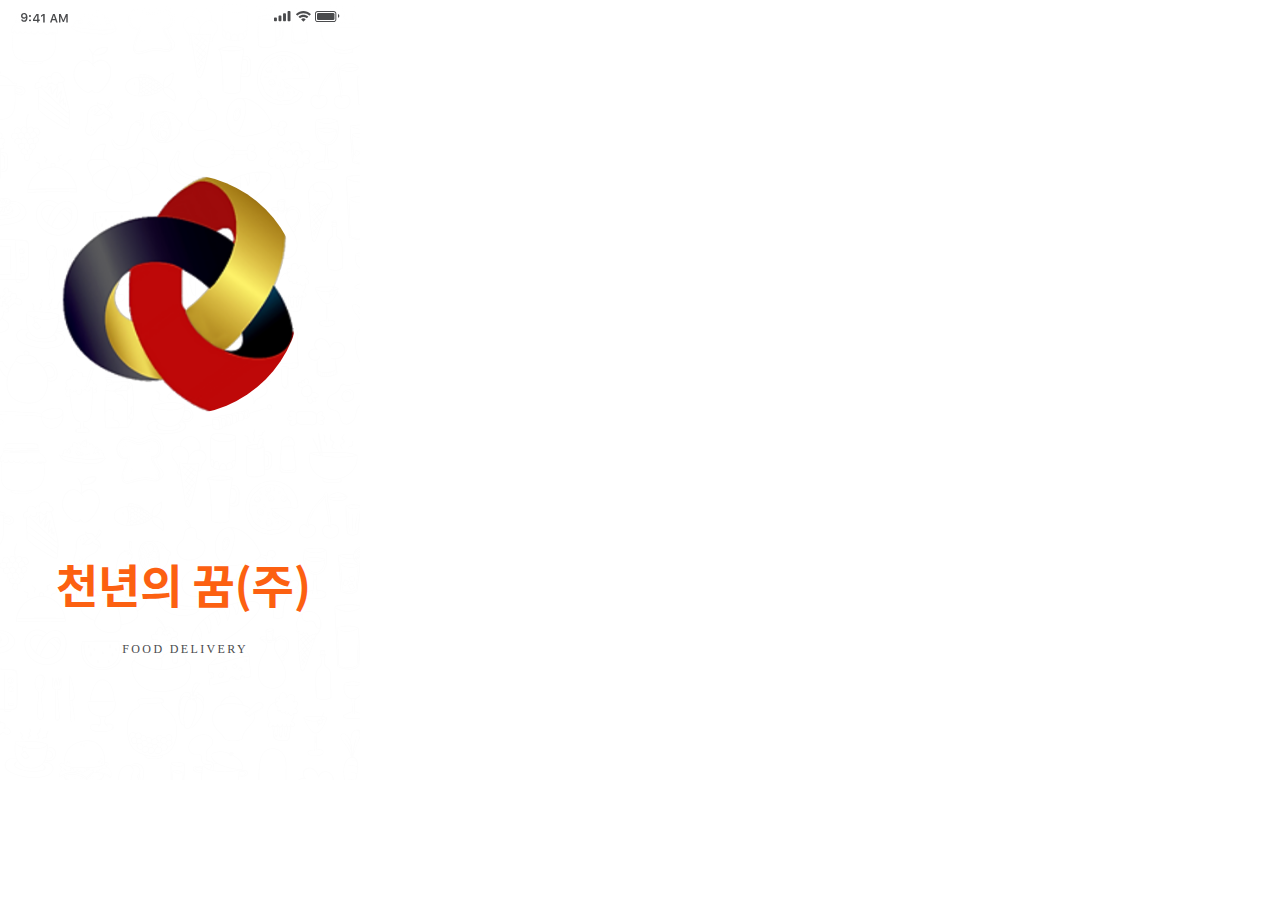
<file: index.html>
<!DOCTYPE html>
<html>
<head>
<meta charset="utf-8"/>
<meta http-equiv="X-UA-Compatible" content="IE=edge"/>
<meta name="viewport" content="width=device-width, initial-scale=1.0">
<title>index</title>
<link rel="stylesheet" type="text/css" id="applicationStylesheet" href="css/index.css"/>
<script id="applicationScript" type="text/javascript" src="js/index.js"></script>
</head>
<body>
<div id="index" onclick="application.goToTargetView(event)">
	<div id="Splash_screen">
		<div id="n_8177">
			<img id="Background_icons" src="png/Background_icons.png" srcset="png/Background_icons.png 1x">
				
			</svg>
			<svg class="White_gradient_s">
				<linearGradient id="White_gradient_s" spreadMethod="pad" x1="0.5" x2="0.5" y1="0" y2="1">
					<stop offset="0" stop-color="#fff" stop-opacity="1"></stop>
					<stop offset="1" stop-color="#fff" stop-opacity="0"></stop>
				</linearGradient>
				<rect id="White_gradient_s" rx="0" ry="0" x="0" y="0" width="360" height="60">
				</rect>
			</svg>
			<div id="Status_bar_t">
				<div id="time_u">
					<svg class="n_2707_v" viewBox="26.017 18.334 6.522 8.871">
						<path id="n_2707_v" d="M 29.11100006103516 27.20499992370605 C 28.33699989318848 27.20499992370605 27.67900085449219 26.9950008392334 27.13599967956543 26.57500076293945 C 26.5930004119873 26.15500068664551 26.25900077819824 25.59799957275391 26.13400077819824 24.90200042724609 L 27.63999938964844 24.90200042724609 C 27.73800086975098 25.22299957275391 27.91799926757812 25.47599983215332 28.18199920654297 25.6609992980957 C 28.44599914550781 25.84700012207031 28.75900077819824 25.93899917602539 29.12299919128418 25.93899917602539 C 29.73999977111816 25.93899917602539 30.22200012207031 25.66699981689453 30.56999969482422 25.12199974060059 C 30.91699981689453 24.57699966430664 31.09099960327148 23.81999969482422 31.09099960327148 22.85199928283691 L 31.03899955749512 22.85199928283691 L 31.00900077819824 22.85199928283691 L 30.99200057983398 22.85199928283691 C 30.79199981689453 23.25399971008301 30.50099945068359 23.56500053405762 30.11899948120117 23.7859992980957 C 29.73600006103516 24.00699996948242 29.29599952697754 24.11700057983398 28.79999923706055 24.11700057983398 C 27.99600028991699 24.11700057983398 27.33099937438965 23.85199928283691 26.80500030517578 23.31999969482422 C 26.28000068664551 22.78899955749512 26.01700019836426 22.11700057983398 26.01700019836426 21.30500030517578 C 26.01700019836426 20.4379997253418 26.31100082397461 19.72599983215332 26.89900016784668 19.16900062561035 C 27.48699951171875 18.61199951171875 28.23999977111816 18.33399963378906 29.15800094604492 18.33399963378906 C 29.77499961853027 18.33399963378906 30.32200050354004 18.47699928283691 30.79800033569336 18.76199913024902 C 31.27499961853027 19.04700088500977 31.6560001373291 19.46100044250488 31.94099998474121 20.00399971008301 C 32.3390007019043 20.71100044250488 32.53900146484375 21.60199928283691 32.53900146484375 22.67600059509277 C 32.53900146484375 24.09799957275391 32.23600006103516 25.20800018310547 31.6299991607666 26.00699996948242 C 31.02499961853027 26.80599975585938 30.18499946594238 27.20499992370605 29.11100006103516 27.20499992370605 Z M 27.9680004119873 22.45000076293945 C 28.2810001373291 22.76099967956543 28.67900085449219 22.91600036621094 29.16399955749512 22.91600036621094 C 29.64800071716309 22.91600036621094 30.04800033569336 22.76199913024902 30.36499977111816 22.45299911499023 C 30.68099975585938 22.14500045776367 30.8390007019043 21.75399971008301 30.8390007019043 21.2810001373291 C 30.8390007019043 20.80500030517578 30.67900085449219 20.40399932861328 30.35899925231934 20.07999992370605 C 30.03899955749512 19.75600051879883 29.64200019836426 19.5939998626709 29.16900062561035 19.5939998626709 C 28.69700050354004 19.5939998626709 28.29999923706055 19.75300025939941 27.97999954223633 20.07099914550781 C 27.65999984741211 20.38999938964844 27.5 20.78499984741211 27.5 21.25799942016602 C 27.5 21.74200057983398 27.6560001373291 22.13999938964844 27.9680004119873 22.45000076293945 Z">
						</path>
					</svg>
					<svg class="n_2708_w" viewBox="34.255 19.805 1.963 6.363">
						<path id="n_2708_w" d="M 34.25500106811523 20.77700042724609 C 34.25500106811523 20.48800086975098 34.34500122070312 20.25399971008301 34.52500152587891 20.07399940490723 C 34.70500183105469 19.89500045776367 34.94300079345703 19.80500030517578 35.2400016784668 19.80500030517578 C 35.5369987487793 19.80500030517578 35.77399826049805 19.89500045776367 35.95199966430664 20.07399940490723 C 36.12900161743164 20.25399971008301 36.21799850463867 20.48800086975098 36.21799850463867 20.77700042724609 C 36.21799850463867 21.0629997253418 36.12900161743164 21.29500007629395 35.95199966430664 21.47500038146973 C 35.77399826049805 21.65399932861328 35.5369987487793 21.74399948120117 35.2400016784668 21.74399948120117 C 34.94300079345703 21.74399948120117 34.70500183105469 21.65399932861328 34.52500152587891 21.47500038146973 C 34.34500122070312 21.29500007629395 34.25500106811523 21.0629997253418 34.25500106811523 20.77700042724609 Z M 34.25500106811523 25.19499969482422 C 34.25500106811523 24.90999984741211 34.34500122070312 24.67799949645996 34.52500152587891 24.49799919128418 C 34.70500183105469 24.31800079345703 34.94300079345703 24.22900009155273 35.2400016784668 24.22900009155273 C 35.5369987487793 24.22900009155273 35.77399826049805 24.31800079345703 35.95199966430664 24.49799919128418 C 36.12900161743164 24.67799949645996 36.21799850463867 24.90999984741211 36.21799850463867 25.19499969482422 C 36.21799850463867 25.48399925231934 36.12900161743164 25.7189998626709 35.95199966430664 25.89800071716309 C 35.77399826049805 26.07799911499023 35.5369987487793 26.16799926757812 35.2400016784668 26.16799926757812 C 34.94300079345703 26.16799926757812 34.70500183105469 26.07799911499023 34.52500152587891 25.89800071716309 C 34.34500122070312 25.7189998626709 34.25500106811523 25.48399925231934 34.25500106811523 25.19499969482422 Z">
						</path>
					</svg>
					<svg class="n_2709_x" viewBox="37.929 18.545 6.721 8.455">
						<path id="n_2709_x" d="M 42.06000137329102 27 L 42.06000137329102 25.42399978637695 L 37.92900085449219 25.42399978637695 L 37.92900085449219 24.07600021362305 C 38.61700057983398 22.81100082397461 39.76499938964844 20.96699905395508 41.375 18.54500007629395 L 43.50699996948242 18.54500007629395 L 43.50699996948242 24.14599990844727 L 44.65000152587891 24.14599990844727 L 44.65000152587891 25.42399978637695 L 43.50699996948242 25.42399978637695 L 43.50699996948242 27 L 42.06000137329102 27 Z M 39.33000183105469 24.0939998626709 L 39.33000183105469 24.18199920654297 L 42.08300018310547 24.18199920654297 L 42.08300018310547 19.77499961853027 L 42.00099945068359 19.77499961853027 C 41.08700180053711 21.12700080871582 40.19699859619141 22.56599998474121 39.33000183105469 24.0939998626709 Z">
						</path>
					</svg>
					<svg class="n_2710_y" viewBox="45.91 18.545 3.715 8.455">
						<path id="n_2710_y" d="M 48.11299896240234 27 L 48.11299896240234 20.06800079345703 L 48.01300048828125 20.06800079345703 L 45.90999984741211 21.54500007629395 L 45.90999984741211 20.09199905395508 L 48.11899948120117 18.54500007629395 L 49.625 18.54500007629395 L 49.625 27 L 48.11299896240234 27 Z">
						</path>
					</svg>
					<svg class="n_2711_z" viewBox="54.757 18.545 7.705 8.455">
						<path id="n_2711_z" d="M 60.8390007019043 27 L 60.125 24.83799934387207 L 57.01300048828125 24.83799934387207 L 56.2869987487793 27 L 54.75699996948242 27 L 57.75699996948242 18.54500007629395 L 59.45700073242188 18.54500007629395 L 62.46200180053711 27 L 60.8390007019043 27 Z M 58.52500152587891 20.1560001373291 L 57.3650016784668 23.64299964904785 L 59.77299880981445 23.64299964904785 L 58.625 20.1560001373291 L 58.52500152587891 20.1560001373291 Z">
						</path>
					</svg>
					<svg class="n_2712_b" viewBox="63.916 18.545 8.73 8.455">
						<path id="n_2712_b" d="M 65.32199859619141 27 L 63.91600036621094 27 L 63.91600036621094 18.54500007629395 L 65.68499755859375 18.54500007629395 L 68.22799682617188 24.70299911499023 L 68.33300018310547 24.70299911499023 L 70.87599945068359 18.54500007629395 L 72.64600372314453 18.54500007629395 L 72.64600372314453 27 L 71.23999786376953 27 L 71.23999786376953 21.05299949645996 L 71.15799713134766 21.05299949645996 L 68.81999969482422 26.67200088500977 L 67.74199676513672 26.67200088500977 L 65.40399932861328 21.05299949645996 L 65.32199859619141 21.05299949645996 L 65.32199859619141 27 Z">
						</path>
					</svg>
				</div>
				<div id="icons_b">
					<div id="n_864_b">
						<div id="n_863_b">
							<svg class="n_2713_a" viewBox="315.689 15.833 14.82 10.64">
								<path id="n_2713_a" d="M 325.2529907226562 24.42799949645996 C 325.31298828125 24.36800003051758 325.3450012207031 24.28800010681152 325.343994140625 24.20299911499023 C 325.3420104980469 24.1200008392334 325.3049926757812 24.04000091552734 325.2439880371094 23.98399925231934 C 324.0060119628906 22.9370002746582 322.1940002441406 22.9370002746582 320.9559936523438 23.98399925231934 C 320.8930053710938 24.04000091552734 320.8580017089844 24.1200008392334 320.8559875488281 24.20299911499023 C 320.85400390625 24.28800010681152 320.885986328125 24.36800003051758 320.9460144042969 24.42799949645996 L 322.885009765625 26.38400077819824 C 322.9410095214844 26.44099998474121 323.0190124511719 26.47299957275391 323.1000061035156 26.47299957275391 C 323.1809997558594 26.47299957275391 323.2579956054688 26.44099998474121 323.3139953613281 26.38400077819824 L 325.2529907226562 24.42799949645996 Z M 323.1000061035156 21.72500038146973 C 324.2820129394531 21.72500038146973 325.4200134277344 22.16500091552734 326.2969970703125 22.95700073242188 C 326.4140014648438 23.06999969482422 326.6010131835938 23.06800079345703 326.7160034179688 22.95299911499023 L 327.8370056152344 21.81999969482422 C 327.89599609375 21.76099967956543 327.9280090332031 21.68000030517578 327.9280090332031 21.59600067138672 C 327.9259948730469 21.51300048828125 327.8930053710938 21.4330005645752 327.8320007324219 21.375 C 325.1650085449219 18.89399909973145 321.0360107421875 18.89399909973145 318.3689880371094 21.375 C 318.3089904785156 21.4330005645752 318.2739868164062 21.51300048828125 318.2739868164062 21.59600067138672 C 318.2730102539062 21.68000030517578 318.3059997558594 21.76099967956543 318.364990234375 21.81999969482422 L 319.4849853515625 22.95299911499023 C 319.6010131835938 23.06800079345703 319.7869873046875 23.06999969482422 319.906005859375 22.95700073242188 C 320.781005859375 22.16500091552734 321.9190063476562 21.72599983215332 323.1000061035156 21.72500038146973 Z M 323.1000061035156 18.04299926757812 C 325.2510070800781 18.04299926757812 327.3179931640625 18.86899948120117 328.8760070800781 20.35000038146973 C 328.9939880371094 20.46500015258789 329.1809997558594 20.46299934387207 329.2969970703125 20.34700012207031 L 330.4179992675781 19.21500015258789 C 330.4779968261719 19.1560001373291 330.5090026855469 19.07699966430664 330.5090026855469 18.99300003051758 C 330.5090026855469 18.90999984741211 330.4760131835938 18.82999992370605 330.4150085449219 18.77300071716309 C 326.3250122070312 14.85299968719482 319.8729858398438 14.85299968719482 315.7829895019531 18.77300071716309 C 315.7229919433594 18.82999992370605 315.6900024414062 18.90999984741211 315.6889953613281 18.99300003051758 C 315.6889953613281 19.07600021362305 315.7210083007812 19.1560001373291 315.7799987792969 19.21500015258789 L 316.9030151367188 20.34700012207031 C 317.0180053710938 20.46299934387207 317.2059936523438 20.46500015258789 317.322998046875 20.35000038146973 C 318.8810119628906 18.86800003051758 320.9490051269531 18.04299926757812 323.1000061035156 18.04299926757812 Z">
								</path>
							</svg>
						</div>
					</div>
					<div id="n_866_a">
						<div id="n_865_a">
							<svg class="n_2714_a" viewBox="294.315 16.159 16.496 10.349">
								<path id="n_2714_a" d="M 308.8699951171875 16.15900039672852 L 309.8399963378906 16.15900039672852 C 310.3770141601562 16.15900039672852 310.8110046386719 16.5930004119873 310.8110046386719 17.12899971008301 L 310.8110046386719 25.53800010681152 C 310.8110046386719 26.07500076293945 310.3770141601562 26.50799942016602 309.8399963378906 26.50799942016602 L 308.8699951171875 26.50799942016602 C 308.3349914550781 26.50799942016602 307.8999938964844 26.07500076293945 307.8999938964844 25.53800010681152 L 307.8999938964844 17.12899971008301 C 307.8999938964844 16.5930004119873 308.3349914550781 16.15900039672852 308.8699951171875 16.15900039672852 Z M 304.3429870605469 18.42300033569336 L 305.31298828125 18.42300033569336 C 305.8489990234375 18.42300033569336 306.2839965820312 18.85700035095215 306.2839965820312 19.39299964904785 L 306.2839965820312 25.53800010681152 C 306.2839965820312 26.07500076293945 305.8489990234375 26.50799942016602 305.31298828125 26.50799942016602 L 304.3429870605469 26.50799942016602 C 303.8059997558594 26.50799942016602 303.3729858398438 26.07500076293945 303.3729858398438 25.53800010681152 L 303.3729858398438 19.39299964904785 C 303.3729858398438 18.85700035095215 303.8059997558594 18.42300033569336 304.3429870605469 18.42300033569336 Z M 299.8150024414062 20.6870002746582 L 300.7860107421875 20.6870002746582 C 301.3210144042969 20.6870002746582 301.7560119628906 21.12199974060059 301.7560119628906 21.6569995880127 L 301.7560119628906 25.53800010681152 C 301.7560119628906 26.07500076293945 301.3210144042969 26.50799942016602 300.7860107421875 26.50799942016602 L 299.8150024414062 26.50799942016602 C 299.2789916992188 26.50799942016602 298.8450012207031 26.07500076293945 298.8450012207031 25.53800010681152 L 298.8450012207031 21.6569995880127 C 298.8450012207031 21.12199974060059 299.2789916992188 20.6870002746582 299.8150024414062 20.6870002746582 Z M 295.2860107421875 22.62800025939941 L 296.2560119628906 22.62800025939941 C 296.7919921875 22.62800025939941 297.2260131835938 23.0629997253418 297.2260131835938 23.59799957275391 L 297.2260131835938 25.53800010681152 C 297.2260131835938 26.07500076293945 296.7919921875 26.50799942016602 296.2560119628906 26.50799942016602 L 295.2860107421875 26.50799942016602 C 294.75 26.50799942016602 294.3150024414062 26.07500076293945 294.3150024414062 25.53800010681152 L 294.3150024414062 23.59799957275391 C 294.3150024414062 23.0629997253418 294.75 22.62800025939941 295.2860107421875 22.62800025939941 Z">
								</path>
							</svg>
						</div>
					</div>
					<div id="n_869_a">
						<div id="n_868_">
							<div id="n_867_a">
								<svg class="n_2715_b" viewBox="335.394 15.835 21.346 10.998">
									<path id="n_2715_b" d="M 354.1539916992188 16.80599975585938 C 355.0450134277344 16.80599975585938 355.7699890136719 17.5310001373291 355.7699890136719 18.42300033569336 L 355.7699890136719 24.2450008392334 C 355.7699890136719 25.13699913024902 355.0450134277344 25.86199951171875 354.1539916992188 25.86199951171875 L 337.9800109863281 25.86199951171875 C 337.0889892578125 25.86199951171875 336.364013671875 25.13699913024902 336.364013671875 24.2450008392334 L 336.364013671875 18.42300033569336 C 336.364013671875 17.5310001373291 337.0889892578125 16.80599975585938 337.9800109863281 16.80599975585938 L 354.1539916992188 16.80599975585938 M 354.1539916992188 15.83500003814697 L 337.9800109863281 15.83500003814697 C 336.5509948730469 15.83500003814697 335.3940124511719 16.99399948120117 335.3940124511719 18.42300033569336 L 335.3940124511719 24.2450008392334 C 335.3940124511719 25.67399978637695 336.5509948730469 26.83300018310547 337.9800109863281 26.83300018310547 L 354.1539916992188 26.83300018310547 C 355.5830078125 26.83300018310547 356.739990234375 25.67399978637695 356.739990234375 24.2450008392334 L 356.739990234375 18.42300033569336 C 356.739990234375 16.99399948120117 355.5830078125 15.83500003814697 354.1539916992188 15.83500003814697 L 354.1539916992188 15.83500003814697 Z">
									</path>
								</svg>
							</div>
							<svg class="n_2716_c" viewBox="357.711 19.393 1.289 3.882">
								<path id="n_2716_c" d="M 357.7109985351562 19.39299964904785 L 357.7109985351562 23.27499961853027 C 358.4920043945312 22.94599914550781 359 22.18099975585938 359 21.33399963378906 C 359 20.48699951171875 358.4920043945312 19.72200012207031 357.7109985351562 19.39299964904785">
								</path>
							</svg>
							<svg class="n_179_d">
								<rect id="n_179_d" rx="1.2947821617126465" ry="1.2947821617126465" x="0" y="0" width="17.466" height="7.117">
								</rect>
							</svg>
						</div>
					</div>
				</div>
			</div>
			<div id="Logo_e">
				<div id="Monkey_face_f">
					<div id="n_873_g">
						<svg class="n_2736_h" viewBox="772.643 938.289 14.204 14.204">
							<path id="n_2736_h" d="M 786.8473510742188 945.3906860351562 C 786.8473510742188 941.4681396484375 783.66748046875 938.288818359375 779.7454223632812 938.288818359375 C 775.8228149414062 938.288818359375 772.6429443359375 941.4681396484375 772.6429443359375 945.3906860351562 C 772.6429443359375 949.3126220703125 775.8228149414062 952.4925537109375 779.7454223632812 952.4925537109375 C 783.66748046875 952.4925537109375 786.8473510742188 949.3126220703125 786.8473510742188 945.3906860351562 Z M 777.4553833007812 946.6856689453125 C 775.65771484375 946.6856689453125 774.2005615234375 945.2281494140625 774.2005615234375 943.4307861328125 C 774.2005615234375 941.6332397460938 775.65771484375 940.1759033203125 777.4553833007812 940.1759033203125 C 779.2529296875 940.1759033203125 780.710205078125 941.6332397460938 780.710205078125 943.4307861328125 C 780.710205078125 945.2281494140625 779.2529296875 946.6856689453125 777.4553833007812 946.6856689453125 Z">
							</path>
						</svg>
						<svg class="n_2737_i" viewBox="821.317 938.289 14.203 14.204">
							<path id="n_2737_i" d="M 828.4186401367188 938.288818359375 C 824.49609375 938.288818359375 821.3170166015625 941.4681396484375 821.3170166015625 945.3906860351562 C 821.3170166015625 949.3126220703125 824.49609375 952.4925537109375 828.4186401367188 952.4925537109375 C 832.3402709960938 952.4925537109375 835.5203857421875 949.3126220703125 835.5203857421875 945.3906860351562 C 835.5203857421875 941.4681396484375 832.3402709960938 938.288818359375 828.4186401367188 938.288818359375 Z M 826.1284790039062 946.6856689453125 C 824.3307495117188 946.6856689453125 822.87451171875 945.2281494140625 822.87451171875 943.4307861328125 C 822.87451171875 941.6332397460938 824.3307495117188 940.1759033203125 826.1284790039062 940.1759033203125 C 827.9259643554688 940.1759033203125 829.3834228515625 941.6332397460938 829.3834228515625 943.4307861328125 C 829.3834228515625 945.2281494140625 827.9259643554688 946.6856689453125 826.1284790039062 946.6856689453125 Z">
							</path>
						</svg>
						<svg class="n_2738_j" viewBox="793.76 974.514 20.016 19.317">
							<path id="n_2738_j" d="M 813.7755737304688 988.0838012695312 C 813.7755737304688 982.5569458007812 809.29443359375 974.5136108398438 803.7672729492188 974.5136108398438 C 798.240234375 974.5136108398438 793.7600708007812 982.5569458007812 793.7600708007812 988.0838012695312 C 793.7600708007812 993.6109008789062 798.240234375 993.8308715820312 803.7672729492188 993.8308715820312 C 809.29443359375 993.8308715820312 813.7755737304688 993.6109008789062 813.7755737304688 988.0838012695312 Z">
							</path>
						</svg>
						<svg class="n_2739_k" viewBox="775.079 995.921 57.86 24.898">
							<path id="n_2739_k" d="M 803.0302734375 1020.819274902344 C 819.5489501953125 1020.819274902344 832.939208984375 1013.726623535156 832.939208984375 1004.976135253906 C 832.939208984375 1001.608581542969 830.94970703125 998.4880981445312 827.565673828125 995.9209594726562 C 828.828125 997.6741333007812 829.525634765625 999.5746459960938 829.525634765625 1001.562561035156 C 829.525634765625 1010.311706542969 816.1343994140625 1017.404602050781 799.6153564453125 1017.404602050781 C 789.45556640625 1017.404602050781 780.4849853515625 1014.719177246094 775.078857421875 1010.617736816406 C 779.37255859375 1016.580871582031 790.2640380859375 1020.819274902344 803.0302734375 1020.819274902344 Z">
							</path>
						</svg>
						<svg class="n_2740_l" viewBox="747.241 930.118 18.596 26.668">
							<path id="n_2740_l" d="M 747.240966796875 944.3431396484375 C 747.8375244140625 950.0587158203125 749.78125 954.4378662109375 752.301513671875 955.2949829101562 C 754.8065185546875 956.1467895507812 758.3482666015625 956.664794921875 762.408935546875 956.7857666015625 C 761.9351806640625 955.707275390625 761.5211181640625 954.5821533203125 761.179931640625 953.4108276367188 C 758.6451416015625 944.6729125976562 760.7125244140625 935.8948364257812 765.8372802734375 930.4300537109375 C 763.6351318359375 930.2303466796875 761.4111328125 930.117919921875 759.2425537109375 930.117919921875 C 756.3450927734375 930.117919921875 753.6072998046875 930.117919921875 751.476806640625 931.059814453125 C 750.9625244140625 931.287109375 750.2791748046875 931.867431640625 749.6025390625 932.7382202148438 C 750.6131591796875 933.1099853515625 751.54345703125 933.6334228515625 752.378173828125 934.2767333984375 C 752.3167724609375 934.3876953125 752.249267578125 934.4915771484375 752.181396484375 934.6026611328125 C 750.3414306640625 937.7286376953125 748.701904296875 940.9960327148438 747.240966796875 944.3431396484375 Z">
							</path>
						</svg>
						<svg class="n_2741_m" viewBox="841.787 930.118 18.652 26.676">
							<path id="n_2741_m" d="M 846.30517578125 952.9189453125 C 845.9315795898438 954.271728515625 845.4541015625 955.5614624023438 844.9029541015625 956.7940063476562 C 849.1177978515625 956.693603515625 852.8013916015625 956.173095703125 855.3814086914062 955.2949829101562 C 857.8980712890625 954.4386596679688 859.8400268554688 950.0693969726562 860.4390869140625 944.3624877929688 C 858.9148559570312 940.920166015625 857.1961669921875 937.5615234375 855.2703857421875 934.3524169921875 C 856.0896606445312 933.7319946289062 857.1011962890625 933.1119384765625 858.0812377929688 932.7399291992188 C 857.4043579101562 931.868408203125 856.7205810546875 931.287109375 856.205078125 931.058837890625 C 854.0747680664062 930.117919921875 851.337890625 930.117919921875 848.4403076171875 930.117919921875 C 846.2520751953125 930.117919921875 844.0076904296875 930.2325439453125 841.7868041992188 930.4354248046875 C 846.6776733398438 935.8623046875 848.665771484375 944.3907470703125 846.30517578125 952.9189453125 Z">
							</path>
						</svg>
						<svg class="n_2742_n" viewBox="738.929 929.237 136.351 104.023">
							<path id="n_2742_n" d="M 873.3946533203125 941.4927978515625 C 871.6909790039062 936.61474609375 869.0180053710938 932.4420166015625 865.8002319335938 929.2368774414062 C 865.7091064453125 929.6273803710938 865.6078491210938 929.9866333007812 865.499755859375 930.2836303710938 C 864.7553100585938 932.312744140625 863.186767578125 933.2109375 862.1492309570312 933.8057250976562 C 861.123291015625 934.3931884765625 860.9869995117188 934.5056762695312 860.882568359375 935.1474609375 L 860.7622680664062 935.8945922851562 C 863.0091552734375 937.9572143554688 864.880615234375 940.7493286132812 866.0374755859375 944.06201171875 C 869.0795288085938 952.7715454101562 866.0374755859375 961.7637939453125 859.2338256835938 964.1362915039062 C 858.409912109375 964.4251098632812 857.5732421875 964.5971069335938 856.7312622070312 964.6712036132812 C 856.70703125 964.5476684570312 856.6890258789062 964.4251098632812 856.6636352539062 964.2959594726562 C 856.1882934570312 961.752197265625 855.5880737304688 959.20556640625 854.8759765625 956.674560546875 C 853.2374267578125 959.3843383789062 851.1303100585938 961.4902954101562 848.3753051757812 962.4282836914062 C 844.1233520507812 963.8744506835938 838.378662109375 964.6712036132812 832.2009887695312 964.6712036132812 C 831.25634765625 964.6712036132812 830.3141479492188 964.6505737304688 829.3785400390625 964.6144409179688 C 829.2972412109375 964.6929321289062 829.2214965820312 964.7776489257812 829.140380859375 964.8555297851562 C 838.2373046875 971.1799926757812 843.9718627929688 980.3014526367188 844.0394897460938 990.4791870117188 C 844.1621704101562 1009.766784667969 823.90380859375 1025.533081054688 798.789794921875 1025.69921875 C 773.6748657226562 1025.857666015625 753.2144165039062 1010.356628417969 753.0845336914062 991.0693969726562 C 753.02294921875 980.8908081054688 758.6348876953125 971.6963500976562 767.64599609375 965.2553100585938 C 767.427734375 965.0541381835938 767.2210083007812 964.8363647460938 767.0092163085938 964.6262817382812 C 766.2186279296875 964.6524047851562 765.4244995117188 964.6712036132812 764.6277465820312 964.6712036132812 C 758.449951171875 964.6712036132812 752.7063598632812 963.8744506835938 748.4542236328125 962.4282836914062 C 745.7227783203125 961.4983520507812 743.6275024414062 959.4213256835938 741.9940795898438 956.7457885742188 C 741.2352294921875 959.5059814453125 740.602783203125 962.2835083007812 740.1217651367188 965.0584106445312 C 739.5443115234375 968.3467407226562 739.1751098632812 971.6287231445312 739.021728515625 974.8616333007812 C 738.9478149414062 976.1954956054688 738.9232177734375 977.5230102539062 738.9298095703125 978.8385620117188 C 739.1509399414062 1013.104797363281 764.5723876953125 1033.479125976562 798.8385620117188 1033.25830078125 C 833.1043701171875 1033.037231445312 858.2564086914062 1012.330139160156 858.034423828125 978.0635375976562 C 858.029052734375 976.8716430664062 857.9856567382812 975.6730346679688 857.9115600585938 974.4683227539062 C 859.4666137695312 974.3881225585938 861.0156860351562 974.0930786132812 862.5274658203125 973.5652465820312 C 873.3883666992188 969.7726440429688 878.2566528320312 955.4137573242188 873.3946533203125 941.4927978515625 Z">
							</path>
						</svg>
						<svg class="n_2743_o" viewBox="765.467 870.861 70.913 51.143">
							<path id="n_2743_o" d="M 788.306884765625 920.1369018554688 C 788.9873046875 920.38232421875 789.6558837890625 920.660400390625 790.3065795898438 920.9815063476562 C 793.8358154296875 921.6581420898438 797.4172973632812 922.0040283203125 800.9601440429688 922.0040283203125 C 804.1671752929688 922.0040283203125 807.4038696289062 921.7070922851562 810.6036987304688 921.1519775390625 C 812.2424926757812 920.243408203125 813.9995727539062 919.590087890625 815.8239135742188 919.1866455078125 C 821.5795288085938 916.7510986328125 829.1449584960938 914.7073974609375 836.380126953125 913.6415405273438 C 836.1554565429688 913.4135131835938 835.935302734375 913.1787109375 835.7081298828125 912.9541015625 C 832.626220703125 909.9022216796875 820.6255493164062 900.512939453125 819.328857421875 899.3857421875 C 814.839599609375 895.4820556640625 802.7838134765625 885.628173828125 799.9566040039062 870.8609619140625 C 797.5501098632812 873.8803100585938 796.2866821289062 877.7415161132812 796.2252197265625 881.59375 C 796.1593017578125 885.705078125 797.1620483398438 889.7772827148438 799.0388793945312 893.3994140625 C 795.7848510742188 891.4774780273438 790.0999145507812 881.8375244140625 788.9024658203125 874.9475708007812 C 784.7904052734375 880.933349609375 786.03369140625 893.584716796875 787.7853393554688 897.1111450195312 C 782.9938354492188 895.1231689453125 779.116943359375 886.5442504882812 779.0350341796875 882.980712890625 C 776.62841796875 885.9999389648438 773.789306640625 896.0346069335938 778.1967163085938 903.5576782226562 C 773.60791015625 906.2303466796875 769.3416748046875 909.6431884765625 765.4669189453125 913.6173095703125 C 773.6813354492188 914.8109130859375 782.3411865234375 917.269287109375 788.306884765625 920.1369018554688 Z">
							</path>
						</svg>
						<svg class="n_2744_p" viewBox="719.67 929.237 18.591 45.238">
							<path id="n_2744_p" d="M 738.2606201171875 964.6768188476562 C 737.3997802734375 964.6038208007812 736.5516357421875 964.4312133789062 735.716064453125 964.1362915039062 C 728.9119873046875 961.7637939453125 725.8690795898438 952.7715454101562 728.9119873046875 944.06201171875 C 730.0680541992188 940.7493286132812 731.9396362304688 937.9572143554688 734.1865234375 935.8945922851562 L 734.0675048828125 935.1474609375 C 733.962646484375 934.5048217773438 733.8255615234375 934.3931884765625 732.800537109375 933.8057250976562 C 731.7626953125 933.2109375 730.193359375 932.312744140625 729.4498291015625 930.2846069335938 C 729.3407592773438 929.9866333007812 729.2404174804688 929.6284790039062 729.1492309570312 929.2368774414062 C 725.9305419921875 932.4420166015625 723.2577514648438 936.61474609375 721.5549926757812 941.4927978515625 C 716.6929931640625 955.4137573242188 721.5604248046875 969.7726440429688 732.4212646484375 973.5652465820312 C 733.9518432617188 974.0991821289062 735.5194702148438 974.4008178710938 737.098388671875 974.4746704101562 C 737.270751953125 971.2417602539062 737.6643676757812 967.9650268554688 738.2606201171875 964.6768188476562 Z">
							</path>
						</svg>
					</div>
					<svg class="n_2745_q" viewBox="732.846 919.536 129.949 41.423">
						<path id="n_2745_q" d="M 860.6639404296875 920.0979614257812 C 856.6312255859375 918.5911865234375 838.0569458007812 920.5935668945312 838.0569458007812 920.5935668945312 L 838.0611572265625 920.5946044921875 C 827.3826293945312 921.5338745117188 816.0217895507812 924.9502563476562 810.0396728515625 928.2367553710938 C 809.769287109375 928.2908935546875 809.4532470703125 928.3540649414062 809.070556640625 928.4271240234375 C 801.5636596679688 929.8845825195312 793.9874877929688 929.8845825195312 786.4805297851562 928.4271240234375 C 786.163818359375 928.3665771484375 785.889404296875 928.3125610351562 785.6513061523438 928.2648315429688 C 779.6822509765625 924.9700927734375 768.2894287109375 921.5364379882812 757.5809936523438 920.5946044921875 L 757.5855102539062 920.5935668945312 C 757.5855102539062 920.5935668945312 739.01025390625 918.5911865234375 734.9776000976562 920.0979614257812 C 732.3353881835938 921.08642578125 732.6293334960938 926.470947265625 733.33154296875 928.3848876953125 C 734.2366943359375 930.8535766601562 737.5068359375 930.2301025390625 738.0816650390625 933.7556762695312 C 739.2448120117188 940.8925170898438 741.2453002929688 956.310791015625 748.7513427734375 958.8643188476562 C 752.8859252929688 960.2700805664062 758.38330078125 960.9595947265625 764.0339965820312 960.9595947265625 C 770.7431640625 960.9595947265625 777.6661987304688 959.9867553710938 782.7655639648438 958.0892333984375 L 782.7664184570312 958.0892333984375 C 790.9735717773438 955.0328369140625 792.9669799804688 946.4033813476562 792.838623046875 939.9405517578125 C 792.8108520507812 938.5707397460938 793.7862548828125 937.3860473632812 795.1323852539062 937.1295776367188 C 796.0106811523438 936.9635620117188 796.8903198242188 936.8084106445312 797.775634765625 936.8084106445312 C 798.690673828125 936.8084106445312 799.5993041992188 936.974365234375 800.5070190429688 937.1487426757812 C 801.8533325195312 937.4058227539062 802.8297729492188 938.5879516601562 802.8025512695312 939.9586791992188 C 802.67919921875 946.4195556640625 804.676025390625 955.035400390625 812.8759765625 958.0892333984375 L 812.8759765625 958.0892333984375 C 817.9751586914062 959.9867553710938 824.8984375 960.9595947265625 831.6083984375 960.9595947265625 C 837.2582397460938 960.9595947265625 842.75634765625 960.2700805664062 846.8910522460938 958.8643188476562 C 854.3958740234375 956.310791015625 856.3965454101562 940.8925170898438 857.5598754882812 933.7556762695312 C 858.1345825195312 930.2301025390625 861.4049072265625 930.8535766601562 862.3099975585938 928.3848876953125 C 863.0120239257812 926.470947265625 863.3070678710938 921.08642578125 860.6639404296875 920.0979614257812 Z M 781.4427490234375 955.8929443359375 C 773.036865234375 958.798583984375 757.9879150390625 959.5943603515625 750.0055541992188 956.8792114257812 C 745.3845825195312 955.3071899414062 742.876708984375 947.9708251953125 742.876708984375 939.5877075195312 C 742.876708984375 933.4373168945312 746.2852172851562 928.677978515625 748.9542236328125 927.4985961914062 C 751.6180419921875 926.3201293945312 754.6942749023438 926.3201293945312 757.8373413085938 926.3201293945312 C 767.6343994140625 926.3201293945312 779.179443359375 928.4370727539062 784.6668701171875 931.810302734375 C 787.3016967773438 933.4298095703125 789.0333862304688 935.9295654296875 789.197509765625 938.318115234375 C 789.467529296875 942.2227783203125 789.9683837890625 952.9448852539062 781.4427490234375 955.8929443359375 Z M 845.6359252929688 956.8792114257812 C 837.654052734375 959.5943603515625 822.6045532226562 958.798583984375 814.1986694335938 955.8929443359375 C 805.6732177734375 952.9448852539062 806.1748657226562 942.2227783203125 806.444091796875 938.318115234375 C 806.6089477539062 935.9295654296875 808.3397827148438 933.4298095703125 810.9755249023438 931.810302734375 C 816.4629516601562 928.4370727539062 828.0070190429688 926.3201293945312 837.8038940429688 926.3201293945312 C 840.947998046875 926.3201293945312 844.0234375 926.3201293945312 846.68798828125 927.4985961914062 C 849.357177734375 928.677978515625 852.764404296875 933.4373168945312 852.764404296875 939.5877075195312 C 852.764404296875 947.9708251953125 850.2579345703125 955.3071899414062 845.6359252929688 956.8792114257812 Z">
						</path>
					</svg>
					<img id="Logo_background_gradient_r" src="png/Logo_background_gradient_r.png" srcset="png/Logo_background_gradient_r.png 1x">
						
				</div>
				<div id="Meal_Monkey_text_s">
					<div id="n__t">
						<span>천년의 꿈(주)</span>
					</div>
					<div id="Monkey_u">
						<span>Monkey</span>
					</div>
				</div>
				<div id="Food_Delivery">
					<span>Food Delivery</span>
				</div>
			</div>
		</div>
	</div>
</div>
</body>
</html>
</file>
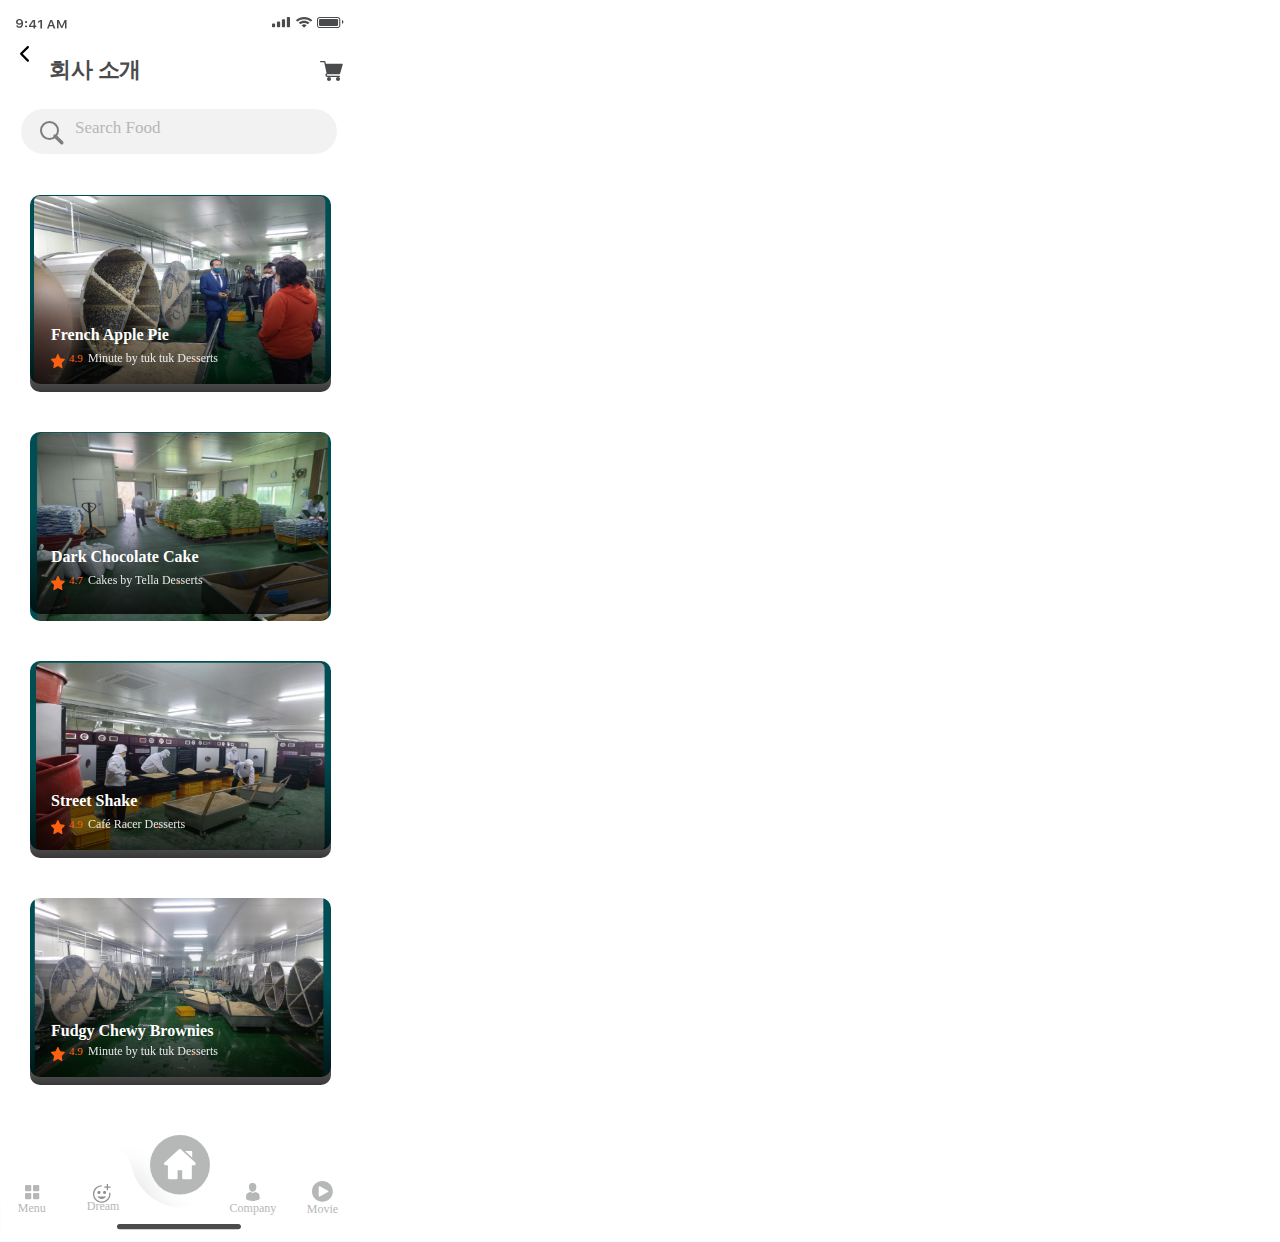
<file: company.html>
<!DOCTYPE html>
<html>
<head>
<meta charset="utf-8"/>
<meta http-equiv="X-UA-Compatible" content="IE=edge"/>
<meta name="viewport" content="width=device-width, initial-scale=1.0">
<title>company</title>
<link rel="stylesheet" type="text/css" id="applicationStylesheet" href="css/company.css"/>
<script id="applicationScript" type="text/javascript" src="js/company.js"></script>
</head>
<body>
<div id="company">
	<div id="Desserts_screen">
		<div id="n__9__4" class="______9___4">
			<img id="n__is" src="png/n__is.png" srcset="png/n__is.png 1x">
				
			<svg class="n_17317_iu">
				<linearGradient id="n_17317_iu" spreadMethod="pad" x1="0.5" x2="0.5" y1="0" y2="1">
					<stop offset="0" stop-color="#000" stop-opacity="0"></stop>
					<stop offset="1" stop-color="#000" stop-opacity="1"></stop>
				</linearGradient>
				<rect id="n_17317_iu" rx="10" ry="10" x="0" y="0" width="301" height="103">
				</rect>
			</svg>
			<div id="Fudgy_Chewy_Brownies">
				<span>Fudgy Chewy Brownies</span>
			</div>
			<div id="n_6822_iw">
				<div id="Minute_by_tuk_tuk____Desserts">
					<span>Minute by tuk tuk    Desserts</span>
				</div>
				<div id="n_9_iy">
					<span>4.9</span>
				</div>
				<svg class="n_8560_iz" viewBox="0 45 13.793 14.195">
					<path id="n_8560_iz" d="M 10.72902774810791 59.19121932983398 C 10.61849594116211 59.19167327880859 10.50947093963623 59.16352081298828 10.41110324859619 59.10903549194336 L 6.886281490325928 57.11522674560547 L 3.361455678939819 59.10903549194336 C 3.246997594833374 59.17407608032227 3.117952585220337 59.20313262939453 2.988982915878296 59.19283294677734 C 2.860018491744995 59.18257522583008 2.736301898956299 59.13341522216797 2.631906747817993 59.05093002319336 C 2.527511835098267 58.9684944152832 2.446620464324951 58.85605621337891 2.398431777954102 58.72637176513672 C 2.350238084793091 58.59674072265625 2.336681127548218 58.45509338378906 2.359300374984741 58.3175163269043 L 3.050441980361938 54.11331939697266 L 0.2029397338628769 51.12638473510742 C 0.1140986531972885 51.03057098388672 0.05107609927654266 50.91043853759766 0.02063576690852642 50.77890014648438 C -0.00980476476252079 50.64735794067383 -0.006514178588986397 50.50932693481445 0.03015431575477123 50.37964248657227 C 0.07021292299032211 50.24689483642578 0.1438996642827988 50.12897872924805 0.242853045463562 50.03924942016602 C 0.3418068587779999 49.94948196411133 0.4620639681816101 49.89147186279297 0.5899784564971924 49.87182235717773 L 4.529484748840332 49.25205612182617 L 6.264254093170166 45.42126846313477 C 6.320852756500244 45.29500579833984 6.409218788146973 45.18849182128906 6.519197463989258 45.1140022277832 C 6.629227638244629 45.03951263427734 6.756447792053223 45.00000381469727 6.886281490325928 45.00000381469727 C 7.016115665435791 45.00000381469727 7.143335819244385 45.03951263427734 7.253315925598145 45.1140022277832 C 7.363345146179199 45.18849182128906 7.451711177825928 45.29500579833984 7.508308887481689 45.42126846313477 L 9.263808250427246 49.24456405639648 L 13.20331478118896 49.8643798828125 C 13.33123779296875 49.884033203125 13.45147132873535 49.94198989868164 13.55044364929199 50.03176498413086 C 13.64936447143555 50.12153625488281 13.72305297851562 50.23945617675781 13.7631139755249 50.37215042114258 C 13.79980754852295 50.5018424987793 13.80307483673096 50.63986587524414 13.77266311645508 50.77146148681641 C 13.74220275878906 50.90300369262695 13.67917156219482 51.02313995361328 13.59035491943359 51.11889266967773 L 10.74285125732422 54.10587692260742 L 11.43399238586426 58.31002426147461 C 11.45867252349854 58.45001602172852 11.44575500488281 58.59473419189453 11.39674663543701 58.72708129882812 C 11.34778785705566 58.85937118530273 11.26475048065186 58.97377777099609 11.15753555297852 59.05676651000977 C 11.03237628936768 59.15156555175781 10.88168334960938 59.19881439208984 10.72902774810791 59.19121932983398 Z">
					</path>
				</svg>
				<svg class="n_17_i">
					<ellipse id="n_17_i" rx="1" ry="1" cx="1" cy="1">
					</ellipse>
				</svg>
			</div>
		</div>
		<div id="n__i">
			<span>회사 소개</span>
		</div>
		<div id="Text_field" class="Text_field">
			<svg class="n_17278">
				<rect id="n_17278" rx="22.5" ry="22.5" x="0" y="0" width="316" height="45">
				</rect>
			</svg>
			<div id="Search_Food">
				<span>Search Food</span>
			</div>
			<div id="n_6821">
				<svg class="n_16">
					<ellipse id="n_16" rx="8.5" ry="8.5" cx="8.5" cy="8.5">
					</ellipse>
				</svg>
				<svg class="n_3_i" viewBox="0 0 4 4">
					<path id="n_3_i" d="M 0 0 L 4 4">
					</path>
				</svg>
			</div>
		</div>
		<div id="n__9__1" class="______9___1">
			<img id="n__ja" src="png/n__ja.png" srcset="png/n__ja.png 1x">
				
			<svg class="n_17317_jb">
				<linearGradient id="n_17317_jb" spreadMethod="pad" x1="0.5" x2="0.5" y1="0" y2="1">
					<stop offset="0" stop-color="#000" stop-opacity="0"></stop>
					<stop offset="1" stop-color="#000" stop-opacity="1"></stop>
				</linearGradient>
				<rect id="n_17317_jb" rx="10" ry="10" x="0" y="0" width="301" height="103">
				</rect>
			</svg>
			<div id="French_Apple_Pie">
				<span>French Apple Pie</span>
			</div>
			<div id="n_6822_jd">
				<div id="Minute_by_tuk_tuk____Desserts_je">
					<span>Minute by tuk tuk    Desserts</span>
				</div>
				<div id="n_9_jf">
					<span>4.9</span>
				</div>
				<svg class="n_8560_jg" viewBox="0 45 13.793 14.195">
					<path id="n_8560_jg" d="M 10.72902774810791 59.19121932983398 C 10.61849594116211 59.19167327880859 10.50947093963623 59.16352081298828 10.41110324859619 59.10903549194336 L 6.886281490325928 57.11522674560547 L 3.361455678939819 59.10903549194336 C 3.246997594833374 59.17407608032227 3.117952585220337 59.20313262939453 2.988982915878296 59.19283294677734 C 2.860018491744995 59.18257522583008 2.736301898956299 59.13341522216797 2.631906747817993 59.05093002319336 C 2.527511835098267 58.9684944152832 2.446620464324951 58.85605621337891 2.398431777954102 58.72637176513672 C 2.350238084793091 58.59674072265625 2.336681127548218 58.45509338378906 2.359300374984741 58.3175163269043 L 3.050441980361938 54.11331939697266 L 0.2029397338628769 51.12638473510742 C 0.1140986531972885 51.03057098388672 0.05107609927654266 50.91043853759766 0.02063576690852642 50.77890014648438 C -0.00980476476252079 50.64735794067383 -0.006514178588986397 50.50932693481445 0.03015431575477123 50.37964248657227 C 0.07021292299032211 50.24689483642578 0.1438996642827988 50.12897872924805 0.242853045463562 50.03924942016602 C 0.3418068587779999 49.94948196411133 0.4620639681816101 49.89147186279297 0.5899784564971924 49.87182235717773 L 4.529484748840332 49.25205612182617 L 6.264254093170166 45.42126846313477 C 6.320852756500244 45.29500579833984 6.409218788146973 45.18849182128906 6.519197463989258 45.1140022277832 C 6.629227638244629 45.03951263427734 6.756447792053223 45.00000381469727 6.886281490325928 45.00000381469727 C 7.016115665435791 45.00000381469727 7.143335819244385 45.03951263427734 7.253315925598145 45.1140022277832 C 7.363345146179199 45.18849182128906 7.451711177825928 45.29500579833984 7.508308887481689 45.42126846313477 L 9.263808250427246 49.24456405639648 L 13.20331478118896 49.8643798828125 C 13.33123779296875 49.884033203125 13.45147132873535 49.94198989868164 13.55044364929199 50.03176498413086 C 13.64936447143555 50.12153625488281 13.72305297851562 50.23945617675781 13.7631139755249 50.37215042114258 C 13.79980754852295 50.5018424987793 13.80307483673096 50.63986587524414 13.77266311645508 50.77146148681641 C 13.74220275878906 50.90300369262695 13.67917156219482 51.02313995361328 13.59035491943359 51.11889266967773 L 10.74285125732422 54.10587692260742 L 11.43399238586426 58.31002426147461 C 11.45867252349854 58.45001602172852 11.44575500488281 58.59473419189453 11.39674663543701 58.72708129882812 C 11.34778785705566 58.85937118530273 11.26475048065186 58.97377777099609 11.15753555297852 59.05676651000977 C 11.03237628936768 59.15156555175781 10.88168334960938 59.19881439208984 10.72902774810791 59.19121932983398 Z">
					</path>
				</svg>
				<svg class="n_17_jh">
					<ellipse id="n_17_jh" rx="1" ry="1" cx="1" cy="1">
					</ellipse>
				</svg>
			</div>
		</div>
		<div id="n__9__2" class="______9___2">
			<img id="n__jj" src="png/n__jj.png" srcset="png/n__jj.png 1x">
				
			<svg class="n_17317_jl">
				<linearGradient id="n_17317_jl" spreadMethod="pad" x1="0.5" x2="0.5" y1="0" y2="1">
					<stop offset="0" stop-color="#000" stop-opacity="0"></stop>
					<stop offset="1" stop-color="#000" stop-opacity="1"></stop>
				</linearGradient>
				<rect id="n_17317_jl" rx="10" ry="10" x="0" y="0" width="301" height="103">
				</rect>
			</svg>
			<div id="Dark_Chocolate_Cake">
				<span>Dark Chocolate Cake</span>
			</div>
			<div id="n_6822_jn">
				<div id="Cakes_by_Tella____Desserts">
					<span>Cakes by Tella    Desserts</span>
				</div>
				<div id="n_7_jp">
					<span>4.7</span>
				</div>
				<svg class="n_8560_jq" viewBox="0 45 13.793 14.195">
					<path id="n_8560_jq" d="M 10.72902774810791 59.19121932983398 C 10.61849594116211 59.19167327880859 10.50947093963623 59.16352081298828 10.41110324859619 59.10903549194336 L 6.886281490325928 57.11522674560547 L 3.361455678939819 59.10903549194336 C 3.246997594833374 59.17407608032227 3.117952585220337 59.20313262939453 2.988982915878296 59.19283294677734 C 2.860018491744995 59.18257522583008 2.736301898956299 59.13341522216797 2.631906747817993 59.05093002319336 C 2.527511835098267 58.9684944152832 2.446620464324951 58.85605621337891 2.398431777954102 58.72637176513672 C 2.350238084793091 58.59674072265625 2.336681127548218 58.45509338378906 2.359300374984741 58.3175163269043 L 3.050441980361938 54.11331939697266 L 0.2029397338628769 51.12638473510742 C 0.1140986531972885 51.03057098388672 0.05107609927654266 50.91043853759766 0.02063576690852642 50.77890014648438 C -0.00980476476252079 50.64735794067383 -0.006514178588986397 50.50932693481445 0.03015431575477123 50.37964248657227 C 0.07021292299032211 50.24689483642578 0.1438996642827988 50.12897872924805 0.242853045463562 50.03924942016602 C 0.3418068587779999 49.94948196411133 0.4620639681816101 49.89147186279297 0.5899784564971924 49.87182235717773 L 4.529484748840332 49.25205612182617 L 6.264254093170166 45.42126846313477 C 6.320852756500244 45.29500579833984 6.409218788146973 45.18849182128906 6.519197463989258 45.1140022277832 C 6.629227638244629 45.03951263427734 6.756447792053223 45.00000381469727 6.886281490325928 45.00000381469727 C 7.016115665435791 45.00000381469727 7.143335819244385 45.03951263427734 7.253315925598145 45.1140022277832 C 7.363345146179199 45.18849182128906 7.451711177825928 45.29500579833984 7.508308887481689 45.42126846313477 L 9.263808250427246 49.24456405639648 L 13.20331478118896 49.8643798828125 C 13.33123779296875 49.884033203125 13.45147132873535 49.94198989868164 13.55044364929199 50.03176498413086 C 13.64936447143555 50.12153625488281 13.72305297851562 50.23945617675781 13.7631139755249 50.37215042114258 C 13.79980754852295 50.5018424987793 13.80307483673096 50.63986587524414 13.77266311645508 50.77146148681641 C 13.74220275878906 50.90300369262695 13.67917156219482 51.02313995361328 13.59035491943359 51.11889266967773 L 10.74285125732422 54.10587692260742 L 11.43399238586426 58.31002426147461 C 11.45867252349854 58.45001602172852 11.44575500488281 58.59473419189453 11.39674663543701 58.72708129882812 C 11.34778785705566 58.85937118530273 11.26475048065186 58.97377777099609 11.15753555297852 59.05676651000977 C 11.03237628936768 59.15156555175781 10.88168334960938 59.19881439208984 10.72902774810791 59.19121932983398 Z">
					</path>
				</svg>
				<svg class="n_17_jr">
					<ellipse id="n_17_jr" rx="1" ry="1" cx="1" cy="1">
					</ellipse>
				</svg>
			</div>
		</div>
		<div id="n__9__3" class="______9___3">
			<img id="n__jt" src="png/n__jt.png" srcset="png/n__jt.png 1x">
				
			<svg class="n_17317_jv">
				<linearGradient id="n_17317_jv" spreadMethod="pad" x1="0.5" x2="0.5" y1="0" y2="1">
					<stop offset="0" stop-color="#000" stop-opacity="0"></stop>
					<stop offset="1" stop-color="#000" stop-opacity="1"></stop>
				</linearGradient>
				<rect id="n_17317_jv" rx="10" ry="10" x="0" y="0" width="301" height="103">
				</rect>
			</svg>
			<div id="Street_Shake">
				<span>Street Shake</span>
			</div>
			<div id="n_6822_jx">
				<div id="Caf_Racer____Desserts">
					<span>Café Racer    Desserts</span>
				</div>
				<div id="n_9_jz">
					<span>4.9</span>
				</div>
				<svg class="n_8560_j" viewBox="0 45 13.793 14.195">
					<path id="n_8560_j" d="M 10.72902774810791 59.19121932983398 C 10.61849594116211 59.19167327880859 10.50947093963623 59.16352081298828 10.41110324859619 59.10903549194336 L 6.886281490325928 57.11522674560547 L 3.361455678939819 59.10903549194336 C 3.246997594833374 59.17407608032227 3.117952585220337 59.20313262939453 2.988982915878296 59.19283294677734 C 2.860018491744995 59.18257522583008 2.736301898956299 59.13341522216797 2.631906747817993 59.05093002319336 C 2.527511835098267 58.9684944152832 2.446620464324951 58.85605621337891 2.398431777954102 58.72637176513672 C 2.350238084793091 58.59674072265625 2.336681127548218 58.45509338378906 2.359300374984741 58.3175163269043 L 3.050441980361938 54.11331939697266 L 0.2029397338628769 51.12638473510742 C 0.1140986531972885 51.03057098388672 0.05107609927654266 50.91043853759766 0.02063576690852642 50.77890014648438 C -0.00980476476252079 50.64735794067383 -0.006514178588986397 50.50932693481445 0.03015431575477123 50.37964248657227 C 0.07021292299032211 50.24689483642578 0.1438996642827988 50.12897872924805 0.242853045463562 50.03924942016602 C 0.3418068587779999 49.94948196411133 0.4620639681816101 49.89147186279297 0.5899784564971924 49.87182235717773 L 4.529484748840332 49.25205612182617 L 6.264254093170166 45.42126846313477 C 6.320852756500244 45.29500579833984 6.409218788146973 45.18849182128906 6.519197463989258 45.1140022277832 C 6.629227638244629 45.03951263427734 6.756447792053223 45.00000381469727 6.886281490325928 45.00000381469727 C 7.016115665435791 45.00000381469727 7.143335819244385 45.03951263427734 7.253315925598145 45.1140022277832 C 7.363345146179199 45.18849182128906 7.451711177825928 45.29500579833984 7.508308887481689 45.42126846313477 L 9.263808250427246 49.24456405639648 L 13.20331478118896 49.8643798828125 C 13.33123779296875 49.884033203125 13.45147132873535 49.94198989868164 13.55044364929199 50.03176498413086 C 13.64936447143555 50.12153625488281 13.72305297851562 50.23945617675781 13.7631139755249 50.37215042114258 C 13.79980754852295 50.5018424987793 13.80307483673096 50.63986587524414 13.77266311645508 50.77146148681641 C 13.74220275878906 50.90300369262695 13.67917156219482 51.02313995361328 13.59035491943359 51.11889266967773 L 10.74285125732422 54.10587692260742 L 11.43399238586426 58.31002426147461 C 11.45867252349854 58.45001602172852 11.44575500488281 58.59473419189453 11.39674663543701 58.72708129882812 C 11.34778785705566 58.85937118530273 11.26475048065186 58.97377777099609 11.15753555297852 59.05676651000977 C 11.03237628936768 59.15156555175781 10.88168334960938 59.19881439208984 10.72902774810791 59.19121932983398 Z">
					</path>
				</svg>
				<svg class="n_17_j">
					<ellipse id="n_17_j" rx="1" ry="1" cx="1" cy="1">
					</ellipse>
				</svg>
			</div>
		</div>
		<div id="shopping-cart_j">
			<svg class="n_8562_j" viewBox="0 0 22.755 16">
				<path id="n_8562_j" d="M 7.377628803253174 13.33345985412598 L 19.42216491699219 13.33345985412598 C 19.72042465209961 13.33345985412598 19.98205757141113 13.13623905181885 20.06278419494629 12.84978294372559 L 22.72960662841797 3.516340494155884 C 22.78689765930176 3.315126895904541 22.74766159057617 3.098982334136963 22.62144660949707 2.931798696517944 C 22.49505996704102 2.765133380889893 22.29853439331055 2.666696548461914 22.08880996704102 2.666696548461914 L 5.838573455810547 2.666696548461914 L 5.36201286315918 0.5222679376602173 C 5.294304847717285 0.2168884575366974 5.023473262786865 4.9591064453125e-05 4.710977077484131 4.9591064453125e-05 L 0.666562557220459 4.9591064453125e-05 C 0.2981626093387604 4.9591064453125e-05 -9.919759031618014e-05 0.2983114123344421 -9.919759031618014e-05 0.6667113304138184 C -9.919759031618014e-05 1.035285115242004 0.2981626093387604 1.333373308181763 0.666562557220459 1.333373308181763 L 4.175909996032715 1.333373308181763 L 6.583359241485596 12.16662693023682 C 5.875030994415283 12.47461032867432 5.377639293670654 13.17964267730713 5.377639293670654 14.00012111663818 C 5.377639293670654 15.10289096832275 6.274855613708496 16.00010681152344 7.377624988555908 16.00010681152344 L 19.42216110229492 16.00010681152344 C 19.79073333740234 16.00010681152344 20.08882141113281 15.70201778411865 20.08882141113281 15.33344459533691 C 20.08882141113281 14.96504402160645 19.79073333740234 14.66678237915039 19.42216110229492 14.66678237915039 L 7.377624988555908 14.66678237915039 C 7.010440826416016 14.66678237915039 6.710963249206543 14.36800098419189 6.710963249206543 14.00012111663818 C 6.710963249206543 13.63224124908447 7.010440826416016 13.33345890045166 7.377624988555908 13.33345890045166 Z M 7.377628803253174 13.33345985412598">
				</path>
			</svg>
			<svg class="n_8563_j" viewBox="151 360.004 4 4">
				<path id="n_8563_j" d="M 151 362.0039672851562 C 151 363.1069030761719 151.897216796875 364.0039367675781 153.0001525878906 364.0039367675781 C 154.1029357910156 364.0039367675781 155.0001525878906 363.1069030761719 155.0001525878906 362.0039672851562 C 155.0001525878906 360.9011840820312 154.1029357910156 360.0039672851562 153.0001525878906 360.0039672851562 C 151.897216796875 360.0039672851562 151 360.9011840820312 151 362.0039672851562 Z M 151 362.0039672851562">
				</path>
			</svg>
			<svg class="n_8564_j" viewBox="362.004 360.004 4 4">
				<path id="n_8564_j" d="M 362.0039978027344 362.0039672851562 C 362.0039978027344 363.1069030761719 362.9011840820312 364.0039367675781 364.0039672851562 364.0039367675781 C 365.1069030761719 364.0039367675781 366.0039367675781 363.1069030761719 366.0039367675781 362.0039672851562 C 366.0039367675781 360.9011840820312 365.1069030761719 360.0039672851562 364.0039672851562 360.0039672851562 C 362.9011840820312 360.0039672851562 362.0039978027344 360.9011840820312 362.0039978027344 362.0039672851562 Z M 362.0039978027344 362.0039672851562">
				</path>
			</svg>
		</div>
		<div id="n__57__1" class="______57___1">
			<div onclick="application.goToTargetView(event)" id="n__11_j">
				<svg class="Icon_ionic-ios-arrow-back_j" viewBox="7.5 4.129 9.002 15.746">
					<path id="Icon_ionic-ios-arrow-back_j" d="M 10.21406269073486 12 L 16.171875 6.046875 C 16.61249923706055 5.606249809265137 16.61249923706055 4.893750190734863 16.171875 4.457812309265137 C 15.73124980926514 4.017187118530273 15.01875019073486 4.021874904632568 14.578125 4.457812309265137 L 7.828125 11.203125 C 7.401562690734863 11.62968730926514 7.392187595367432 12.31406211853027 7.795312404632568 12.75468730926514 L 14.57343769073486 19.546875 C 14.79374980926514 19.76718711853027 15.08437538146973 19.875 15.37031269073486 19.875 C 15.65625 19.875 15.94687557220459 19.76718711853027 16.16718673706055 19.546875 C 16.60781097412109 19.10625076293945 16.60781097412109 18.39374923706055 16.16718673706055 17.95781326293945 L 10.21406269073486 12 Z">
					</path>
				</svg>
			</div>
		</div>
		<div id="Status_bar_j">
			<div id="time_ka">
				<svg class="n_2707_kb" viewBox="26.017 18.334 7.127 8.871">
					<path id="n_2707_kb" d="M 29.39797973632812 27.20499992370605 C 28.55218887329102 27.20499992370605 27.83315849304199 26.9950008392334 27.23979187011719 26.57500076293945 C 26.64642715454102 26.15500068664551 26.28144836425781 25.59799957275391 26.14485359191895 24.90200042724609 L 27.7905387878418 24.90200042724609 C 27.89763069152832 25.22299957275391 28.09432411193848 25.47599983215332 28.38281059265137 25.6609992980957 C 28.67129707336426 25.84700012207031 29.01333236694336 25.93899917602539 29.41109275817871 25.93899917602539 C 30.0853214263916 25.93899917602539 30.61202812194824 25.66699981689453 30.99230766296387 25.12199974060059 C 31.37149238586426 24.57699966430664 31.56163215637207 23.81999969482422 31.56163215637207 22.85199928283691 L 31.50480842590332 22.85199928283691 L 31.4720287322998 22.85199928283691 L 31.45345115661621 22.85199928283691 C 31.23489952087402 23.25399971008301 30.91690635681152 23.56500053405762 30.49947547912598 23.7859992980957 C 30.0809497833252 24.00699996948242 29.60013771057129 24.11700057983398 29.05813217163086 24.11700057983398 C 28.1795597076416 24.11700057983398 27.45287895202637 23.85199928283691 26.87808990478516 23.31999969482422 C 26.30439567565918 22.78899955749512 26.01700019836426 22.11700057983398 26.01700019836426 21.30500030517578 C 26.01700019836426 20.4379997253418 26.33827018737793 19.72599983215332 26.98081016540527 19.16900062561035 C 27.62334823608398 18.61199951171875 28.44619178771973 18.33399963378906 29.4493408203125 18.33399963378906 C 30.12356758117676 18.33399963378906 30.72130393981934 18.47699928283691 31.24145698547363 18.76199913024902 C 31.76269721984863 19.04700088500977 32.17903900146484 19.46100044250488 32.49047470092773 20.00399971008301 C 32.92539215087891 20.71100044250488 33.14394378662109 21.60199928283691 33.14394378662109 22.67600059509277 C 33.14394378662109 24.09799957275391 32.81283569335938 25.20800018310547 32.15062713623047 26.00699996948242 C 31.48951148986816 26.80599975585938 30.57159614562988 27.20499992370605 29.39797973632812 27.20499992370605 Z M 28.14896392822266 22.45000076293945 C 28.49099540710449 22.76099967956543 28.92591094970703 22.91600036621094 29.45589637756348 22.91600036621094 C 29.98478889465332 22.91600036621094 30.4218921661377 22.76199913024902 30.7682933807373 22.45299911499023 C 31.11360359191895 22.14500045776367 31.2862606048584 21.75399971008301 31.2862606048584 21.2810001373291 C 31.2862606048584 20.80500030517578 31.11141777038574 20.40399932861328 30.7617359161377 20.07999992370605 C 30.41205406188965 19.75600051879883 29.97823143005371 19.5939998626709 29.46136093139648 19.5939998626709 C 28.94558143615723 19.5939998626709 28.51175689697266 19.75300025939941 28.16207504272461 20.07099914550781 C 27.8123950958252 20.38999938964844 27.63755416870117 20.78499984741211 27.63755416870117 21.25799942016602 C 27.63755416870117 21.74200057983398 27.80802345275879 22.13999938964844 28.14896392822266 22.45000076293945 Z">
					</path>
				</svg>
				<svg class="n_2708_kc" viewBox="34.255 19.805 2.145 6.363">
					<path id="n_2708_kc" d="M 34.2550048828125 20.77700042724609 C 34.2550048828125 20.48800086975098 34.35334777832031 20.25399971008301 34.550048828125 20.07399940490723 C 34.74674224853516 19.89500045776367 35.00681304931641 19.80500030517578 35.33136749267578 19.80500030517578 C 35.65590667724609 19.80500030517578 35.91489410400391 19.89500045776367 36.10940551757812 20.07399940490723 C 36.30282592773438 20.25399971008301 36.40007781982422 20.48800086975098 36.40007781982422 20.77700042724609 C 36.40007781982422 21.0629997253418 36.30282592773438 21.29500007629395 36.10940551757812 21.47500038146973 C 35.91489410400391 21.65399932861328 35.65590667724609 21.74399948120117 35.33136749267578 21.74399948120117 C 35.00681304931641 21.74399948120117 34.74674224853516 21.65399932861328 34.550048828125 21.47500038146973 C 34.35334777832031 21.29500007629395 34.2550048828125 21.0629997253418 34.2550048828125 20.77700042724609 Z M 34.2550048828125 25.19499969482422 C 34.2550048828125 24.90999984741211 34.35334777832031 24.67799949645996 34.550048828125 24.49799919128418 C 34.74674224853516 24.31800079345703 35.00681304931641 24.22900009155273 35.33136749267578 24.22900009155273 C 35.65590667724609 24.22900009155273 35.91489410400391 24.31800079345703 36.10940551757812 24.49799919128418 C 36.30282592773438 24.67799949645996 36.40007781982422 24.90999984741211 36.40007781982422 25.19499969482422 C 36.40007781982422 25.48399925231934 36.30282592773438 25.7189998626709 36.10940551757812 25.89800071716309 C 35.91489410400391 26.07799911499023 35.65590667724609 26.16799926757812 35.33136749267578 26.16799926757812 C 35.00681304931641 26.16799926757812 34.74674224853516 26.07799911499023 34.550048828125 25.89800071716309 C 34.35334777832031 25.7189998626709 34.2550048828125 25.48399925231934 34.2550048828125 25.19499969482422 Z">
					</path>
				</svg>
				<svg class="n_2709_kd" viewBox="37.929 18.545 7.344 8.455">
					<path id="n_2709_kd" d="M 42.44316864013672 27 L 42.44316864013672 25.42399978637695 L 37.92900085449219 25.42399978637695 L 37.92900085449219 24.07600021362305 C 38.68081665039062 22.81100082397461 39.93529510498047 20.96699905395508 41.69462966918945 18.54500007629395 L 44.02437973022461 18.54500007629395 L 44.02437973022461 24.14599990844727 L 45.27339935302734 24.14599990844727 L 45.27339935302734 25.42399978637695 L 44.02437973022461 25.42399978637695 L 44.02437973022461 27 L 42.44316864013672 27 Z M 39.4599494934082 24.0939998626709 L 39.4599494934082 24.18199920654297 L 42.46829986572266 24.18199920654297 L 42.46829986572266 19.77499961853027 L 42.37869262695312 19.77499961853027 C 41.37991714477539 21.12700080871582 40.40736389160156 22.56599998474121 39.4599494934082 24.0939998626709 Z">
					</path>
				</svg>
				<svg class="n_2710_ke" viewBox="45.91 18.545 4.06 8.455">
					<path id="n_2710_ke" d="M 48.31733703613281 27 L 48.31733703613281 20.06800079345703 L 48.20806503295898 20.06800079345703 L 45.91000366210938 21.54500007629395 L 45.91000366210938 20.09199905395508 L 48.32389450073242 18.54500007629395 L 49.96958160400391 18.54500007629395 L 49.96958160400391 27 L 48.31733703613281 27 Z">
					</path>
				</svg>
				<svg class="n_2711_kf" viewBox="54.757 18.545 8.42 8.455">
					<path id="n_2711_kf" d="M 61.40312957763672 27 L 60.62290191650391 24.83799934387207 L 57.22225570678711 24.83799934387207 L 56.42891311645508 27 L 54.75699996948242 27 L 58.03526306152344 18.54500007629395 L 59.8929443359375 18.54500007629395 L 63.17666625976562 27 L 61.40312957763672 27 Z M 58.8745002746582 20.1560001373291 L 57.60690307617188 23.64299964904785 L 60.23825073242188 23.64299964904785 L 58.98377227783203 20.1560001373291 L 58.8745002746582 20.1560001373291 Z">
					</path>
				</svg>
				<svg class="n_2712_kg" viewBox="63.916 18.545 9.54 8.455">
					<path id="n_2712_kg" d="M 65.45241546630859 27 L 63.9160041809082 27 L 63.9160041809082 18.54500007629395 L 65.84908294677734 18.54500007629395 L 68.62795257568359 24.70299911499023 L 68.74269866943359 24.70299911499023 L 71.52156829833984 18.54500007629395 L 73.45574951171875 18.54500007629395 L 73.45574951171875 27 L 71.91932678222656 27 L 71.91932678222656 21.05299949645996 L 71.82972717285156 21.05299949645996 L 69.27487182617188 26.67200088500977 L 68.09687805175781 26.67200088500977 L 65.54202270507812 21.05299949645996 L 65.45241546630859 21.05299949645996 L 65.45241546630859 27 Z">
					</path>
				</svg>
			</div>
			<div id="icons_kh">
				<div id="n_864_ki">
					<div id="n_863_kj">
						<svg class="n_2713_kk" viewBox="315.689 15.833 16.195 10.64">
							<path id="n_2713_kk" d="M 326.1401062011719 24.42799949645996 C 326.2056579589844 24.36800003051758 326.2406616210938 24.28800010681152 326.2395629882812 24.20299911499023 C 326.2373657226562 24.1200008392334 326.1969299316406 24.04000091552734 326.1302795410156 23.98399925231934 C 324.7774658203125 22.9370002746582 322.7973937988281 22.9370002746582 321.4445495605469 23.98399925231934 C 321.3757019042969 24.04000091552734 321.3374633789062 24.1200008392334 321.3352661132812 24.20299911499023 C 321.3330993652344 24.28800010681152 321.3680419921875 24.36800003051758 321.4336547851562 24.42799949645996 L 323.552490234375 26.38400077819824 C 323.6136779785156 26.44099998474121 323.6989135742188 26.47299957275391 323.7874145507812 26.47299957275391 C 323.8759155273438 26.47299957275391 323.9600524902344 26.44099998474121 324.0212707519531 26.38400077819824 L 326.1401062011719 24.42799949645996 Z M 323.7874145507812 21.72500038146973 C 325.0790710449219 21.72500038146973 326.3226318359375 22.16500091552734 327.2809448242188 22.95700073242188 C 327.4088134765625 23.06999969482422 327.6131591796875 23.06800079345703 327.7388305664062 22.95299911499023 L 328.9638061523438 21.81999969482422 C 329.0282592773438 21.76099967956543 329.063232421875 21.68000030517578 329.063232421875 21.59600067138672 C 329.06103515625 21.51300048828125 329.0249938964844 21.4330005645752 328.9583129882812 21.375 C 326.0439758300781 18.89399909973145 321.531982421875 18.89399909973145 318.6175842285156 21.375 C 318.5520324707031 21.4330005645752 318.5137634277344 21.51300048828125 318.5137634277344 21.59600067138672 C 318.5126953125 21.68000030517578 318.5487670898438 21.76099967956543 318.6132202148438 21.81999969482422 L 319.8370971679688 22.95299911499023 C 319.9638977050781 23.06800079345703 320.1671142578125 23.06999969482422 320.2971801757812 22.95700073242188 C 321.2533264160156 22.16500091552734 322.4968872070312 21.72599983215332 323.7874145507812 21.72500038146973 Z M 323.7874145507812 18.04299926757812 C 326.137939453125 18.04299926757812 328.3966369628906 18.86899948120117 330.0991821289062 20.35000038146973 C 330.2280883789062 20.46500015258789 330.4324645996094 20.46299934387207 330.5592041015625 20.34700012207031 L 331.7841796875 19.21500015258789 C 331.8497619628906 19.1560001373291 331.8836364746094 19.07699966430664 331.8836364746094 18.99300003051758 C 331.8836364746094 18.90999984741211 331.8475646972656 18.82999992370605 331.7809143066406 18.77300071716309 C 327.3115539550781 14.85299968719482 320.2610778808594 14.85299968719482 315.7917175292969 18.77300071716309 C 315.7261657714844 18.82999992370605 315.6901245117188 18.90999984741211 315.6890258789062 18.99300003051758 C 315.6890258789062 19.07600021362305 315.7239990234375 19.1560001373291 315.7884521484375 19.21500015258789 L 317.015625 20.34700012207031 C 317.1412963867188 20.46299934387207 317.3467102050781 20.46500015258789 317.4745788574219 20.35000038146973 C 319.1770935058594 18.86800003051758 321.4369201660156 18.04299926757812 323.7874145507812 18.04299926757812 Z">
							</path>
						</svg>
					</div>
				</div>
				<div id="n_866_kl">
					<div id="n_865_km">
						<svg class="n_2714_kn" viewBox="294.315 16.159 18.026 10.349">
							<path id="n_2714_kn" d="M 310.2200317382812 16.15900039672852 L 311.2799987792969 16.15900039672852 C 311.8668518066406 16.15900039672852 312.3410949707031 16.5930004119873 312.3410949707031 17.12899971008301 L 312.3410949707031 25.53800010681152 C 312.3410949707031 26.07500076293945 311.8668518066406 26.50799942016602 311.2799987792969 26.50799942016602 L 310.2200317382812 26.50799942016602 C 309.6354064941406 26.50799942016602 309.1600646972656 26.07500076293945 309.1600646972656 25.53800010681152 L 309.1600646972656 17.12899971008301 C 309.1600646972656 16.5930004119873 309.6354064941406 16.15900039672852 310.2200317382812 16.15900039672852 Z M 305.2731323242188 18.42300033569336 L 306.3330993652344 18.42300033569336 C 306.9188232421875 18.42300033569336 307.3941955566406 18.85700035095215 307.3941955566406 19.39299964904785 L 307.3941955566406 25.53800010681152 C 307.3941955566406 26.07500076293945 306.9188232421875 26.50799942016602 306.3330993652344 26.50799942016602 L 305.2731323242188 26.50799942016602 C 304.6863403320312 26.50799942016602 304.2131652832031 26.07500076293945 304.2131652832031 25.53800010681152 L 304.2131652832031 19.39299964904785 C 304.2131652832031 18.85700035095215 304.6863403320312 18.42300033569336 305.2731323242188 18.42300033569336 Z M 300.3251647949219 20.6870002746582 L 301.38623046875 20.6870002746582 C 301.9708557128906 20.6870002746582 302.4461975097656 21.12199974060059 302.4461975097656 21.6569995880127 L 302.4461975097656 25.53800010681152 C 302.4461975097656 26.07500076293945 301.9708557128906 26.50799942016602 301.38623046875 26.50799942016602 L 300.3251647949219 26.50799942016602 C 299.7394409179688 26.50799942016602 299.2651977539062 26.07500076293945 299.2651977539062 25.53800010681152 L 299.2651977539062 21.6569995880127 C 299.2651977539062 21.12199974060059 299.7394409179688 20.6870002746582 300.3251647949219 20.6870002746582 Z M 295.3760986328125 22.62800025939941 L 296.4360656738281 22.62800025939941 C 297.0217590332031 22.62800025939941 297.4960327148438 23.0629997253418 297.4960327148438 23.59799957275391 L 297.4960327148438 25.53800010681152 C 297.4960327148438 26.07500076293945 297.0217590332031 26.50799942016602 296.4360656738281 26.50799942016602 L 295.3760986328125 26.50799942016602 C 294.7903747558594 26.50799942016602 294.3150329589844 26.07500076293945 294.3150329589844 25.53800010681152 L 294.3150329589844 23.59799957275391 C 294.3150329589844 23.0629997253418 294.7903747558594 22.62800025939941 295.3760986328125 22.62800025939941 Z">
							</path>
						</svg>
					</div>
				</div>
				<div id="n_869_ko">
					<div id="n_868_kp">
						<div id="n_867_kq">
							<svg class="n_2715_kr" viewBox="335.394 15.835 23.326 10.998">
								<path id="n_2715_kr" d="M 355.89404296875 16.80599975585938 C 356.8677062988281 16.80599975585938 357.6599426269531 17.5310001373291 357.6599426269531 18.42300033569336 L 357.6599426269531 24.2450008392334 C 357.6599426269531 25.13699913024902 356.8677062988281 25.86199951171875 355.89404296875 25.86199951171875 L 338.2198791503906 25.86199951171875 C 337.2462158203125 25.86199951171875 336.4539794921875 25.13699913024902 336.4539794921875 24.2450008392334 L 336.4539794921875 18.42300033569336 C 336.4539794921875 17.5310001373291 337.2462158203125 16.80599975585938 338.2198791503906 16.80599975585938 L 355.89404296875 16.80599975585938 M 355.89404296875 15.83500003814697 L 338.2198791503906 15.83500003814697 C 336.6582946777344 15.83500003814697 335.3940124511719 16.99399948120117 335.3940124511719 18.42300033569336 L 335.3940124511719 24.2450008392334 C 335.3940124511719 25.67399978637695 336.6582946777344 26.83300018310547 338.2198791503906 26.83300018310547 L 355.89404296875 26.83300018310547 C 357.4555969238281 26.83300018310547 358.7199096679688 25.67399978637695 358.7199096679688 24.2450008392334 L 358.7199096679688 18.42300033569336 C 358.7199096679688 16.99399948120117 357.4555969238281 15.83500003814697 355.89404296875 15.83500003814697 L 355.89404296875 15.83500003814697 Z">
								</path>
							</svg>
						</div>
						<svg class="n_2716_ks" viewBox="357.711 19.393 1.409 3.882">
							<path id="n_2716_ks" d="M 357.7109985351562 19.39299964904785 L 357.7109985351562 23.27499961853027 C 358.564453125 22.94599914550781 359.1195678710938 22.18099975585938 359.1195678710938 21.33399963378906 C 359.1195678710938 20.48699951171875 358.564453125 19.72200012207031 357.7109985351562 19.39299964904785">
							</path>
						</svg>
						<svg class="n_179_kt">
							<rect id="n_179_kt" rx="1.2947821617126465" ry="1.2947821617126465" x="0" y="0" width="19.086" height="7.117">
							</rect>
						</svg>
					</div>
				</div>
			</div>
		</div>
	</div>
	<div id="n_8198_ku">
		<svg class="n_5_kv" viewBox="0 0 358.79 80.429">
			<path id="n_5_kv" d="M 358.0749206542969 80.42760467529297 L 0.6795000433921814 80.42760467529297 L 0.6795000433921814 30.5973014831543 L 0 30.5973014831543 L 0 0 L 108.3302993774414 0 C 118.3037719726562 0 126.7273864746094 6.637526035308838 129.4252471923828 15.73560047149658 L 129.8907012939453 15.73560047149658 C 135.576904296875 36.83970260620117 156.1221008300781 51.57810211181641 179.8542022705078 51.57810211181641 C 203.5863037109375 51.57810211181641 224.1315002441406 36.83970260620117 229.8177032470703 15.73560047149658 L 230.3173522949219 15.73560047149658 C 233.0152282714844 6.637526035308838 241.4389953613281 0 251.4132080078125 0 L 358.7895202636719 0 L 358.7895202636719 30.5973014831543 L 358.0749206542969 30.5973014831543 L 358.0749206542969 80.42760467529297 L 358.0749206542969 80.42850494384766 Z">
			</path>
		</svg>
		<div id="n_8197_kw">
			<svg class="n_4_kx" viewBox="0 0 360 95.791">
				<path id="n_4_kx" d="M 360 95.78970336914062 L 0.1629000008106232 95.78970336914062 L 0.1629000008106232 36.44190216064453 L 0 36.44190216064453 L 0 0 L 108.7110061645508 0 C 119.7538299560547 0 128.8964385986328 8.136795997619629 130.4709930419922 18.74160003662109 L 130.7754058837891 18.74160003662109 C 136.5003051757812 43.87590026855469 157.1858978271484 61.43040084838867 181.0800018310547 61.43040084838867 C 204.7722778320312 61.43040084838867 225.3094940185547 44.17181777954102 231.2366943359375 19.37898826599121 C 232.5324401855469 8.46453857421875 241.8188018798828 0 253.0827026367188 0 L 359.8380126953125 0 L 359.8380126953125 18.74160003662109 L 360 18.74160003662109 L 360 95.78970336914062 L 360 95.79060363769531 Z">
				</path>
			</svg>
		</div>
		<div onclick="application.goToTargetView(event)" id="n__36__2" class="______36___2">
			<div id="Movie_kz">
				<span>Movie</span>
			</div>
			<div id="Actions__Controls__play--fille_k" class="Actions___Controls___play__filled___32">
				<svg class="Fill_k" viewBox="0 0 20.824 20.824">
					<path id="Fill_k" d="M 10.41231155395508 20.82395553588867 C 7.630905151367188 20.82395553588867 5.01608419418335 19.7409725189209 3.049530506134033 17.77451324462891 C 1.08301317691803 15.80807876586914 0 13.19346523284912 0 10.41231155395508 C 0 7.630861282348633 1.08301317691803 5.01604700088501 3.049530506134033 3.049530506134033 C 5.01604700088501 1.08301305770874 7.630861282348633 0 10.41231155395508 0 C 11.78639984130859 0 13.12690353393555 0.2666665315628052 14.39658164978027 0.7925923466682434 C 15.66628074645996 1.31851053237915 16.8027458190918 2.077858924865723 17.77442359924316 3.049530506134033 C 18.74611282348633 4.021224021911621 19.50545883178711 5.157717227935791 20.03136253356934 6.427462577819824 C 20.55728721618652 7.69721508026123 20.82395553588867 9.037910461425781 20.82395553588867 10.41231155395508 C 20.82395553588867 13.1934289932251 19.7409725189209 15.80804061889648 17.77451133728027 17.77451324462891 C 15.80804061889648 19.7409725189209 13.1934289932251 20.82395553588867 10.41231155395508 20.82395553588867 Z M 7.429716110229492 5.210506439208984 C 7.29922342300415 5.210506439208984 7.170537948608398 5.244873523712158 7.057560920715332 5.3099045753479 C 6.832966327667236 5.443200588226318 6.693437576293945 5.688395500183105 6.693437576293945 5.949796199798584 L 6.693437576293945 14.87415790557861 C 6.686758518218994 15.1399097442627 6.823461532592773 15.3907356262207 7.050197601318359 15.52877712249756 C 7.163160800933838 15.59379863739014 7.291831016540527 15.62817478179932 7.422271251678467 15.62817478179932 C 7.552703857421875 15.62817478179932 7.681188583374023 15.59380626678467 7.793838500976562 15.52877712249756 L 15.97522926330566 11.06626129150391 L 15.9826078414917 11.08168601989746 C 16.22289848327637 10.95179653167725 16.37281799316406 10.70108890533447 16.37281799316406 10.42703723907471 C 16.37281799316406 10.15332889556885 16.22329521179199 9.902487754821777 15.982590675354 9.772419929504395 L 7.801871299743652 5.3099045753479 C 7.68889331817627 5.244873523712158 7.560208320617676 5.210506439208984 7.429716110229492 5.210506439208984 Z">
					</path>
				</svg>
			</div>
		</div>
		<div id="n_6814_k">
			<svg class="n_2718_k" viewBox="286.841 3.784 16.351 2.35">
				<path id="n_2718_k" d="M 302.3873291015625 3.784480094909668 L 287.6444091796875 3.784480094909668 C 287.4310302734375 3.784480094909668 287.2271423339844 3.869202136993408 287.0760803222656 4.020010948181152 C 286.9249877929688 4.170810222625732 286.8410034179688 4.375347137451172 286.8410034179688 4.588607788085938 L 286.8410034179688 5.330425262451172 C 286.8410034179688 5.543694972991943 286.9249877929688 5.748231887817383 287.0760803222656 5.899031162261963 C 287.2271423339844 6.049839973449707 287.4310302734375 6.134552478790283 287.6444091796875 6.134552478790283 L 302.3873291015625 6.134552478790283 C 302.6007080078125 6.134552478790283 302.8055419921875 6.049839973449707 302.9556579589844 5.899031162261963 C 303.1067199707031 5.748231887817383 303.1916809082031 5.543694972991943 303.1916809082031 5.330425262451172 L 303.1916809082031 4.588607788085938 C 303.1916809082031 4.375347137451172 303.1067199707031 4.170810222625732 302.9556579589844 4.020010948181152 C 302.8055419921875 3.869202136993408 302.6007080078125 3.784480094909668 302.3873291015625 3.784480094909668 Z">
				</path>
			</svg>
			<svg class="n_2719_k" viewBox="286.841 18.726 16.351 2.35">
				<path id="n_2719_k" d="M 302.3873291015625 18.7263011932373 L 287.6444091796875 18.7263011932373 C 287.4310302734375 18.7263011932373 287.2271423339844 18.81098365783691 287.0760803222656 18.96175575256348 C 286.9249877929688 19.11262321472168 286.8410034179688 19.31711196899414 286.8410034179688 19.5303783416748 L 286.8410034179688 20.27224540710449 C 286.8410034179688 20.48551559448242 286.9249877929688 20.69000625610352 287.0760803222656 20.84077644348145 C 287.2271423339844 20.99164199829102 287.4310302734375 21.07632637023926 287.6444091796875 21.07632637023926 L 302.3873291015625 21.07632637023926 C 302.6007080078125 21.07632637023926 302.8055419921875 20.99164199829102 302.9556579589844 20.84077644348145 C 303.1067199707031 20.69000625610352 303.1916809082031 20.48551559448242 303.1916809082031 20.27224540710449 L 303.1916809082031 19.5303783416748 C 303.1916809082031 19.31711196899414 303.1067199707031 19.11262321472168 302.9556579589844 18.96185111999512 C 302.8055419921875 18.81107902526855 302.6007080078125 18.7263011932373 302.3873291015625 18.7263011932373 Z">
				</path>
			</svg>
			<svg class="n_2720_k" viewBox="292.751 13.746 10.771 2.35">
				<path id="n_2720_k" d="M 303.5221252441406 14.5498743057251 C 303.5221252441406 14.33660411834717 303.4371337890625 14.13202095031738 303.2861022949219 13.98124980926514 C 303.135986328125 13.83047866821289 302.9311218261719 13.74569892883301 302.7177734375 13.74569892883301 L 293.5553588867188 13.74569892883301 C 293.3420104980469 13.74569892883301 293.1371154785156 13.83047866821289 292.9870300292969 13.98124980926514 C 292.8359985351562 14.13202095031738 292.7510070800781 14.33660411834717 292.7510070800781 14.5498743057251 L 292.7510070800781 15.29164409637451 C 292.7510070800781 15.39728832244873 292.7717895507812 15.50179767608643 292.8123474121094 15.59932231903076 C 292.8529663085938 15.69694042205811 292.9124145507812 15.78549671173096 292.9870300292969 15.86017513275146 C 293.0615844726562 15.93485355377197 293.150390625 15.99404621124268 293.2476196289062 16.03445434570312 C 293.3448486328125 16.07485771179199 293.4496459960938 16.09562873840332 293.5553588867188 16.09553527832031 L 302.7177734375 16.09553527832031 C 302.9311218261719 16.09553527832031 303.1350402832031 16.0108528137207 303.2861022949219 15.86007976531982 C 303.4371337890625 15.70940494537354 303.5221252441406 15.50491428375244 303.5221252441406 15.29164409637451 L 303.5221252441406 14.5498743057251 Z">
				</path>
			</svg>
			<svg class="n_2721_k" viewBox="292.751 8.792 10.771 2.35">
				<path id="n_2721_k" d="M 303.5221252441406 9.596606254577637 C 303.5221252441406 9.38333797454834 303.4371337890625 9.17880916595459 303.2861022949219 9.028000831604004 C 303.135986328125 8.877201080322266 302.9311218261719 8.792479515075684 302.7177734375 8.792479515075684 L 293.5553588867188 8.792479515075684 C 293.4496459960938 8.792479515075684 293.3448486328125 8.813277244567871 293.2476196289062 8.853693008422852 C 293.150390625 8.894101142883301 293.0615844726562 8.953333854675293 292.9870300292969 9.028000831604004 C 292.9124145507812 9.102678298950195 292.8529663085938 9.191319465637207 292.8123474121094 9.288881301879883 C 292.7717895507812 9.386443138122559 292.7510070800781 9.491010665893555 292.7510070800781 9.596606254577637 L 292.7510070800781 10.33844375610352 C 292.7510070800781 10.44399166107178 292.7717895507812 10.54859733581543 292.8123474121094 10.64612102508545 C 292.8529663085938 10.7436466217041 292.9124145507812 10.83229637145996 292.9870300292969 10.90697383880615 C 293.0615844726562 10.98155784606934 293.150390625 11.04084491729736 293.2476196289062 11.08115768432617 C 293.3448486328125 11.1215648651123 293.4496459960938 11.14233493804932 293.5553588867188 11.14233493804932 L 302.7177734375 11.14233493804932 C 302.9311218261719 11.14233493804932 303.1350402832031 11.05765056610107 303.2861022949219 10.90687847137451 C 303.4371337890625 10.75610828399658 303.5221252441406 10.5516185760498 303.5221252441406 10.33844375610352 L 303.5221252441406 9.596606254577637 Z">
				</path>
			</svg>
			<svg class="n_2722_k" viewBox="286.841 10.539 3.228 3.703">
				<path id="n_2722_k" d="M 286.9750061035156 14.24236965179443 C 286.9920043945312 14.24236965179443 287.0099182128906 14.2387809753418 287.0269165039062 14.23179531097412 C 287.0429382324219 14.22480869293213 287.05810546875 14.21461200714111 287.0703735351562 14.20177459716797 L 290.003662109375 12.50836086273193 L 289.9998474121094 12.5026969909668 C 290.0206604003906 12.49136734008789 290.03759765625 12.47484683990479 290.0498962402344 12.45473670959473 C 290.0612487792969 12.43472290039062 290.0678405761719 12.41178131103516 290.0687866210938 12.38846302032471 C 290.0678405761719 12.36240577697754 290.060302734375 12.33700942993164 290.0461120605469 12.31529521942139 C 290.031982421875 12.29348659515381 290.0121459960938 12.27639865875244 289.988525390625 12.26592063903809 L 289.9894714355469 12.26355934143066 L 287.0684509277344 10.57694339752197 C 287.0496215820312 10.55881881713867 287.0259704589844 10.5464506149292 287.00048828125 10.54144763946533 C 286.9750061035156 10.53634834289551 286.9485778808594 10.53889751434326 286.9249267578125 10.54862117767334 C 286.900390625 10.55834579467773 286.8796081542969 10.57486724853516 286.865478515625 10.59629821777344 C 286.8504333496094 10.61763572692871 286.8419189453125 10.64284133911133 286.8409423828125 10.66880512237549 L 286.8409423828125 10.66880512237549 L 286.8409423828125 14.10830974578857 C 286.8399963378906 14.12596321105957 286.84375 14.14342880249023 286.8504333496094 14.15966701507568 C 286.8569946289062 14.17600059509277 286.8673706054688 14.1907262802124 286.8796081542969 14.20318984985352 C 286.8919067382812 14.215651512146 286.9070129394531 14.22556495666504 286.923095703125 14.23226737976074 C 286.9391479492188 14.23897075653076 286.9570617675781 14.24246406555176 286.9750061035156 14.24236965179443 Z">
				</path>
			</svg>
		</div>
		<div id="n__31__24" class="______31___24">
			<div id="Company_k">
				<span>Company</span>
			</div>
			<div id="man-user_la">
				<svg class="n_4253_lb" viewBox="104.535 0 7.278 8.84">
					<path id="n_4253_lb" d="M 108.1741638183594 8.840253829956055 C 110.1838836669922 8.840253829956055 111.813232421875 6.861315250396729 111.813232421875 4.420153141021729 C 111.813232421875 1.978938460350037 111.2783050537109 0 108.1741638183594 0 C 105.0700378417969 0 104.5349960327148 1.978938460350037 104.5349960327148 4.42015266418457 C 104.5349960327148 6.86131477355957 106.1643447875977 8.840253829956055 108.1741638183594 8.840253829956055 Z">
					</path>
				</svg>
				<svg class="n_4254_lc" viewBox="41.895 300.372 0.001 0.076">
					<path id="n_4254_lc" d="M 41.89585113525391 300.4483947753906 C 41.89523315429688 300.299560546875 41.89461517333984 300.406494140625 41.89585113525391 300.4483947753906 L 41.89585113525391 300.4483947753906 Z">
					</path>
				</svg>
				<svg class="n_4255_ld" viewBox="308.085 301.486 0.001 0.135">
					<path id="n_4255_ld" d="M 308.0849609375 301.6213073730469 C 308.0869445800781 301.5805053710938 308.0856323242188 301.3385925292969 308.0849609375 301.6213073730469 L 308.0849609375 301.6213073730469 Z">
					</path>
				</svg>
				<svg class="n_4256_le" viewBox="41.908 177.74 13.747 8.896">
					<path id="n_4256_le" d="M 55.64700317382812 183.9713439941406 C 55.57961273193359 179.7187805175781 55.02421569824219 178.5070495605469 50.77418518066406 177.7400054931641 C 50.77418518066406 177.7400054931641 50.17592620849609 178.5023498535156 48.78150939941406 178.5023498535156 C 47.38709259033203 178.5023498535156 46.78872680664062 177.7400054931641 46.78872680664062 177.7400054931641 C 42.58507537841797 178.4986724853516 41.99590301513672 179.6924591064453 41.91844177246094 183.8332061767578 C 41.91208648681641 184.1713256835938 41.90914154052734 184.1890869140625 41.90800476074219 184.1498413085938 C 41.90826416015625 184.223388671875 41.90857696533203 184.3594207763672 41.90857696533203 184.5966186523438 C 41.90857696533203 184.5966186523438 42.92040252685547 186.6363983154297 48.78150939941406 186.6363983154297 C 54.64250946044922 186.6363983154297 55.65444183349609 184.5966186523438 55.65444183349609 184.5966186523438 C 55.65444183349609 184.4442291259766 55.65454864501953 184.3382415771484 55.65470123291016 184.2661590576172 C 55.653564453125 184.2904205322266 55.65129089355469 184.2433624267578 55.64700317382812 183.9713439941406 Z">
					</path>
				</svg>
			</div>
		</div>
		<div onclick="application.goToTargetView(event)" id="n__33__24" class="______33___24">
			<div id="Menu_lg">
				<span>Menu</span>
			</div>
			<div id="n_6847_lh">
				<svg class="n_17318_li">
					<rect id="n_17318_li" rx="1" ry="1" x="0" y="0" width="6.247" height="6.247">
					</rect>
				</svg>
				<svg class="n_17321_lj">
					<rect id="n_17321_lj" rx="1" ry="1" x="0" y="0" width="6.247" height="6.247">
					</rect>
				</svg>
				<svg class="n_17319_lk">
					<rect id="n_17319_lk" rx="1" ry="1" x="0" y="0" width="6.247" height="6.247">
					</rect>
				</svg>
				<svg class="n_17320_ll">
					<rect id="n_17320_ll" rx="1" ry="1" x="0" y="0" width="6.247" height="6.247">
					</rect>
				</svg>
			</div>
		</div>
		<div id="n__56__7" class="______56___7">
			<div onclick="application.goToTargetView(event)" id="n__17_ln">
				<div id="n_8202_lo">
					<div id="n__30__20_lp" class="______30___20">
						<div id="Dream_lq">
							<span>Dream</span>
						</div>
					</div>
					<div id="Person__User__face--activated-_lr" class="Person___User___face__activated__add___20">
						<svg class="Fill_ls" viewBox="1.25 0 17.5 18.75">
							<path id="Fill_ls" d="M 9.999900817871094 18.74970054626465 C 5.175240516662598 18.74970054626465 1.250100493431091 14.82456016540527 1.250100493431091 9.999900817871094 C 1.250100493431091 5.175240516662598 5.175240516662598 1.250100493431091 9.999900817871094 1.250100493431091 L 9.999900817871094 2.500200510025024 L 9.991130828857422 2.500190496444702 C 6.85908031463623 2.500200510025024 4.029850482940674 4.476070404052734 2.951100587844849 7.416900634765625 C 1.871140599250793 10.36103057861328 2.754000425338745 13.70007038116455 5.148000717163086 15.72570037841797 C 6.500470638275146 16.87005043029785 8.221310615539551 17.50028038024902 9.993520736694336 17.50028038024902 C 11.29263019561768 17.50028038024902 12.57642078399658 17.15989112854004 13.70610046386719 16.51589965820312 C 16.43130111694336 14.96325016021729 17.91057968139648 11.8422908782959 17.38710021972656 8.749800682067871 L 18.64980125427246 8.749800682067871 C 18.71195030212402 9.164220809936523 18.74522972106934 9.584530830383301 18.74970054626465 9.999900817871094 C 18.74970054626465 14.82456016540527 14.82456016540527 18.74970054626465 9.999900817871094 18.74970054626465 Z M 9.999900817871094 14.99670028686523 C 8.211300849914551 14.99670028686523 6.534940719604492 14.04006099700928 5.625000476837158 12.50010013580322 L 14.37480068206787 12.50010013580322 C 13.46505069732666 14.04064083099365 11.78836059570312 14.99670028686523 9.999900817871094 14.99670028686523 Z M 12.81240081787109 9.999900817871094 C 11.95089054107666 9.999900817871094 11.25000095367432 9.299010276794434 11.25000095367432 8.437500953674316 C 11.25000095367432 7.575990676879883 11.95089054107666 6.875100612640381 12.81240081787109 6.875100612640381 L 12.82590007781982 6.875100612640381 C 13.23880100250244 6.875100612640381 13.6277904510498 7.036190509796143 13.9212007522583 7.328700542449951 C 14.21731090545654 7.625720500946045 14.3784008026123 8.019490242004395 14.37480068206787 8.437500953674316 C 14.37480068206787 9.299010276794434 13.67391014099121 9.999900817871094 12.81240081787109 9.999900817871094 Z M 7.187400341033936 9.999900817871094 C 6.32589054107666 9.999900817871094 5.625000476837158 9.299010276794434 5.625000476837158 8.437500953674316 C 5.625000476837158 7.575990676879883 6.32589054107666 6.875100612640381 7.187400341033936 6.875100612640381 L 7.200900554656982 6.875100612640381 C 7.613800525665283 6.875100612640381 8.002790451049805 7.036190509796143 8.296200752258301 7.328700542449951 C 8.592310905456543 7.625720500946045 8.753400802612305 8.019490242004395 8.749800682067871 8.437500953674316 C 8.749800682067871 9.299010276794434 8.048910140991211 9.999900817871094 7.187400341033936 9.999900817871094 Z M 16.25040054321289 6.249600410461426 L 16.2494010925293 6.249600410461426 L 15.00030040740967 6.249600410461426 L 15.00030040740967 3.750300645828247 L 12.50010013580322 3.750300645828247 L 12.50010013580322 2.500200510025024 L 15.00030040740967 2.500200510025024 L 15.00030040740967 5.477905347106571e-07 L 16.25040054321289 5.477905347106571e-07 L 16.25040054321289 2.500200510025024 L 18.74970054626465 2.500200510025024 L 18.74970054626465 3.750300645828247 L 16.25040054321289 3.750300645828247 L 16.25040054321289 6.248600482940674 L 16.25040054321289 6.249600410461426 Z">
							</path>
						</svg>
					</div>
				</div>
			</div>
		</div>
		<svg class="n_17357_lt">
			<rect id="n_17357_lt" rx="2.602994441986084" ry="2.602994441986084" x="0" y="0" width="123.903" height="5.206">
			</rect>
		</svg>
		<div id="n_8216_lu">
			<div onclick="application.goToTargetView(event)" id="n__62__2" class="______62___2">
				<svg class="n_13_lw">
					<ellipse id="n_13_lw" rx="29.98311996459961" ry="29.802448272705078" cx="29.98311996459961" cy="29.802448272705078">
					</ellipse>
				</svg>
			</div>
			<div id="n_01-home_lx">
				<div id="n_2268_ly">
					<div id="n_2267_lz">
						<svg class="n_4239_l" viewBox="0 12.675 31.741 30.17">
							<path id="n_4239_l" d="M 31.20816421508789 26.07930183410645 L 16.96688461303711 13.10273170471191 C 16.34179306030273 12.5330638885498 15.39916324615479 12.53312587738037 14.77431774139404 13.10267162322998 L 0.5329875349998474 26.0793628692627 C 0.03225722908973694 26.53564453125 -0.1331443339586258 27.2386589050293 0.1114863157272339 27.87032508850098 C 0.3561789095401764 28.50198554992676 0.9519468545913696 28.91009712219238 1.629361510276794 28.91009712219238 L 3.903943300247192 28.91009712219238 L 3.903943300247192 41.91165542602539 C 3.903943300247192 42.42713928222656 4.321909427642822 42.8451042175293 4.837395191192627 42.8451042175293 L 12.64338207244873 42.8451042175293 C 13.15886402130127 42.8451042175293 13.5768346786499 42.42720794677734 13.5768346786499 41.91165542602539 L 13.5768346786499 34.01752090454102 L 18.16455841064453 34.01752090454102 L 18.16455841064453 41.91172409057617 C 18.16455841064453 42.42720794677734 18.58252906799316 42.84516906738281 19.09800910949707 42.84516906738281 L 26.90363121032715 42.84516906738281 C 27.41911125183105 42.84516906738281 27.83708190917969 42.42726516723633 27.83708190917969 41.91172409057617 L 27.83708190917969 28.91009712219238 L 30.11209106445312 28.91009712219238 C 30.78944778442383 28.91009712219238 31.38527679443359 28.50191497802734 31.62997055053711 27.87032508850098 C 31.87429428100586 27.23859977722168 31.70888710021973 26.53564453125 31.20816421508789 26.07930183410645 Z">
							</path>
						</svg>
					</div>
				</div>
				<div id="n_2270_l">
					<div id="n_2269_l">
						<svg class="n_4240_l" viewBox="343.973 42.73 7.202 6.549">
							<path id="n_4240_l" d="M 350.2418212890625 42.72997665405273 L 343.9729614257812 42.72997665405273 L 351.1752319335938 49.27883529663086 L 351.1752319335938 43.66337585449219 C 351.1752319335938 43.14789962768555 350.75732421875 42.72997665405273 350.2418212890625 42.72997665405273 Z">
							</path>
						</svg>
					</div>
				</div>
			</div>
		</div>
	</div>
</div>
</body>
</html>
</file>
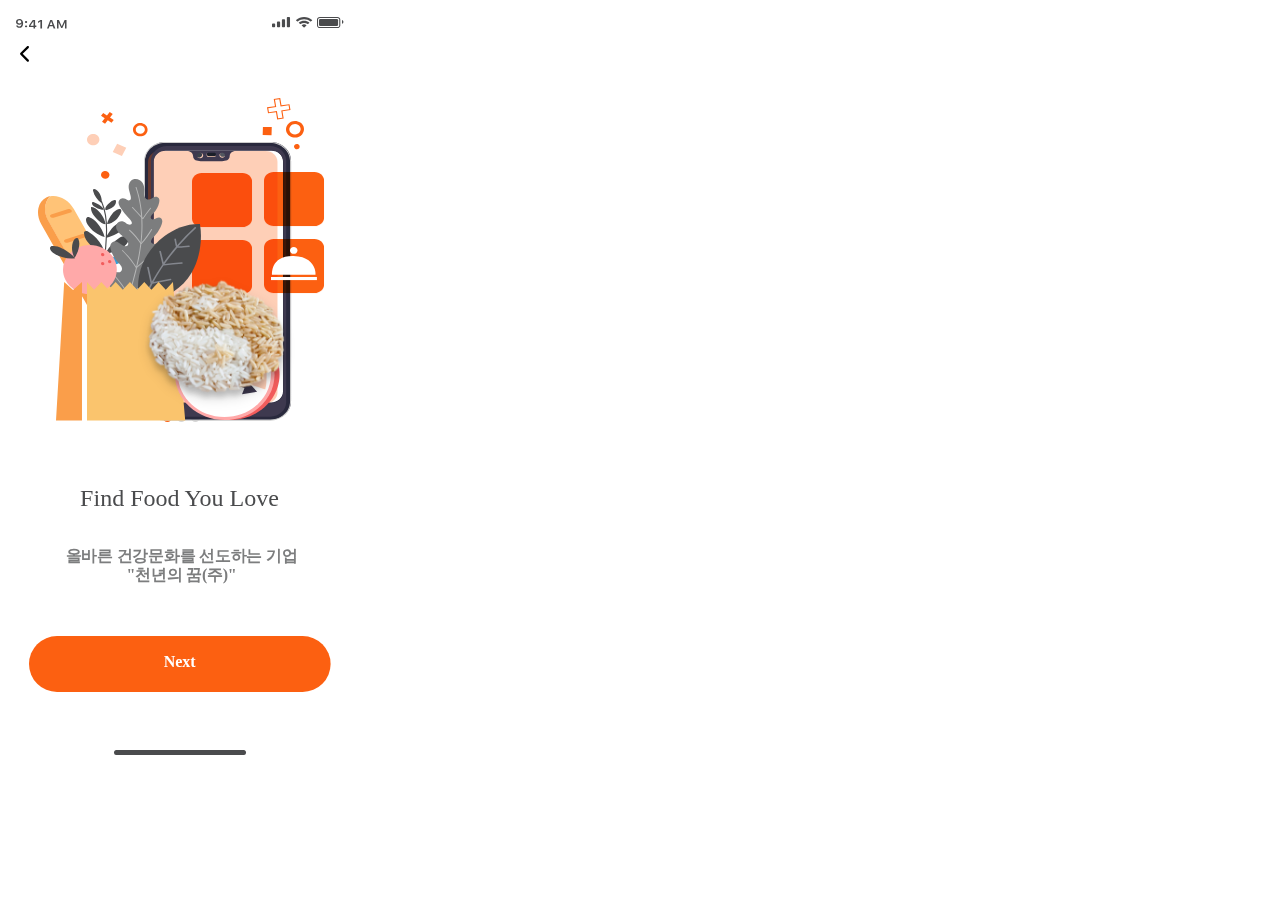
<file: dream_1.html>
<!DOCTYPE html>
<html>
<head>
<meta charset="utf-8"/>
<meta http-equiv="X-UA-Compatible" content="IE=edge"/>
<meta name="viewport" content="width=device-width, initial-scale=1.0">
<title>dream_1</title>
<link rel="stylesheet" type="text/css" id="applicationStylesheet" href="css/dream_1.css"/>
<script id="applicationScript" type="text/javascript" src="js/dream_1.js"></script>
</head>
<body>
<div id="dream_1">
	<div id="Find_food_you_love_screen">
		<div id="Status_bar_u">
			<div id="time_v">
				<svg class="n_2707_w" viewBox="26.017 18.334 7.127 8.871">
					<path id="n_2707_w" d="M 29.39797973632812 27.20499992370605 C 28.55218887329102 27.20499992370605 27.83315849304199 26.9950008392334 27.23979187011719 26.57500076293945 C 26.64642715454102 26.15500068664551 26.28144836425781 25.59799957275391 26.14485359191895 24.90200042724609 L 27.7905387878418 24.90200042724609 C 27.89763069152832 25.22299957275391 28.09432411193848 25.47599983215332 28.38281059265137 25.6609992980957 C 28.67129707336426 25.84700012207031 29.01333236694336 25.93899917602539 29.41109275817871 25.93899917602539 C 30.0853214263916 25.93899917602539 30.61202812194824 25.66699981689453 30.99230766296387 25.12199974060059 C 31.37149238586426 24.57699966430664 31.56163215637207 23.81999969482422 31.56163215637207 22.85199928283691 L 31.50480842590332 22.85199928283691 L 31.4720287322998 22.85199928283691 L 31.45345115661621 22.85199928283691 C 31.23489952087402 23.25399971008301 30.91690635681152 23.56500053405762 30.49947547912598 23.7859992980957 C 30.0809497833252 24.00699996948242 29.60013771057129 24.11700057983398 29.05813217163086 24.11700057983398 C 28.1795597076416 24.11700057983398 27.45287895202637 23.85199928283691 26.87808990478516 23.31999969482422 C 26.30439567565918 22.78899955749512 26.01700019836426 22.11700057983398 26.01700019836426 21.30500030517578 C 26.01700019836426 20.4379997253418 26.33827018737793 19.72599983215332 26.98081016540527 19.16900062561035 C 27.62334823608398 18.61199951171875 28.44619178771973 18.33399963378906 29.4493408203125 18.33399963378906 C 30.12356758117676 18.33399963378906 30.72130393981934 18.47699928283691 31.24145698547363 18.76199913024902 C 31.76269721984863 19.04700088500977 32.17903900146484 19.46100044250488 32.49047470092773 20.00399971008301 C 32.92539215087891 20.71100044250488 33.14394378662109 21.60199928283691 33.14394378662109 22.67600059509277 C 33.14394378662109 24.09799957275391 32.81283569335938 25.20800018310547 32.15062713623047 26.00699996948242 C 31.48951148986816 26.80599975585938 30.57159614562988 27.20499992370605 29.39797973632812 27.20499992370605 Z M 28.14896392822266 22.45000076293945 C 28.49099540710449 22.76099967956543 28.92591094970703 22.91600036621094 29.45589637756348 22.91600036621094 C 29.98478889465332 22.91600036621094 30.4218921661377 22.76199913024902 30.7682933807373 22.45299911499023 C 31.11360359191895 22.14500045776367 31.2862606048584 21.75399971008301 31.2862606048584 21.2810001373291 C 31.2862606048584 20.80500030517578 31.11141777038574 20.40399932861328 30.7617359161377 20.07999992370605 C 30.41205406188965 19.75600051879883 29.97823143005371 19.5939998626709 29.46136093139648 19.5939998626709 C 28.94558143615723 19.5939998626709 28.51175689697266 19.75300025939941 28.16207504272461 20.07099914550781 C 27.8123950958252 20.38999938964844 27.63755416870117 20.78499984741211 27.63755416870117 21.25799942016602 C 27.63755416870117 21.74200057983398 27.80802345275879 22.13999938964844 28.14896392822266 22.45000076293945 Z">
					</path>
				</svg>
				<svg class="n_2708_x" viewBox="34.255 19.805 2.145 6.363">
					<path id="n_2708_x" d="M 34.2550048828125 20.77700042724609 C 34.2550048828125 20.48800086975098 34.35334777832031 20.25399971008301 34.550048828125 20.07399940490723 C 34.74674224853516 19.89500045776367 35.00681304931641 19.80500030517578 35.33136749267578 19.80500030517578 C 35.65590667724609 19.80500030517578 35.91489410400391 19.89500045776367 36.10940551757812 20.07399940490723 C 36.30282592773438 20.25399971008301 36.40007781982422 20.48800086975098 36.40007781982422 20.77700042724609 C 36.40007781982422 21.0629997253418 36.30282592773438 21.29500007629395 36.10940551757812 21.47500038146973 C 35.91489410400391 21.65399932861328 35.65590667724609 21.74399948120117 35.33136749267578 21.74399948120117 C 35.00681304931641 21.74399948120117 34.74674224853516 21.65399932861328 34.550048828125 21.47500038146973 C 34.35334777832031 21.29500007629395 34.2550048828125 21.0629997253418 34.2550048828125 20.77700042724609 Z M 34.2550048828125 25.19499969482422 C 34.2550048828125 24.90999984741211 34.35334777832031 24.67799949645996 34.550048828125 24.49799919128418 C 34.74674224853516 24.31800079345703 35.00681304931641 24.22900009155273 35.33136749267578 24.22900009155273 C 35.65590667724609 24.22900009155273 35.91489410400391 24.31800079345703 36.10940551757812 24.49799919128418 C 36.30282592773438 24.67799949645996 36.40007781982422 24.90999984741211 36.40007781982422 25.19499969482422 C 36.40007781982422 25.48399925231934 36.30282592773438 25.7189998626709 36.10940551757812 25.89800071716309 C 35.91489410400391 26.07799911499023 35.65590667724609 26.16799926757812 35.33136749267578 26.16799926757812 C 35.00681304931641 26.16799926757812 34.74674224853516 26.07799911499023 34.550048828125 25.89800071716309 C 34.35334777832031 25.7189998626709 34.2550048828125 25.48399925231934 34.2550048828125 25.19499969482422 Z">
					</path>
				</svg>
				<svg class="n_2709_y" viewBox="37.929 18.545 7.344 8.455">
					<path id="n_2709_y" d="M 42.44316864013672 27 L 42.44316864013672 25.42399978637695 L 37.92900085449219 25.42399978637695 L 37.92900085449219 24.07600021362305 C 38.68081665039062 22.81100082397461 39.93529510498047 20.96699905395508 41.69462966918945 18.54500007629395 L 44.02437973022461 18.54500007629395 L 44.02437973022461 24.14599990844727 L 45.27339935302734 24.14599990844727 L 45.27339935302734 25.42399978637695 L 44.02437973022461 25.42399978637695 L 44.02437973022461 27 L 42.44316864013672 27 Z M 39.4599494934082 24.0939998626709 L 39.4599494934082 24.18199920654297 L 42.46829986572266 24.18199920654297 L 42.46829986572266 19.77499961853027 L 42.37869262695312 19.77499961853027 C 41.37991714477539 21.12700080871582 40.40736389160156 22.56599998474121 39.4599494934082 24.0939998626709 Z">
					</path>
				</svg>
				<svg class="n_2710_z" viewBox="45.91 18.545 4.06 8.455">
					<path id="n_2710_z" d="M 48.31733703613281 27 L 48.31733703613281 20.06800079345703 L 48.20806503295898 20.06800079345703 L 45.91000366210938 21.54500007629395 L 45.91000366210938 20.09199905395508 L 48.32389450073242 18.54500007629395 L 49.96958160400391 18.54500007629395 L 49.96958160400391 27 L 48.31733703613281 27 Z">
					</path>
				</svg>
				<svg class="n_2711_a" viewBox="54.757 18.545 8.42 8.455">
					<path id="n_2711_a" d="M 61.40312957763672 27 L 60.62290191650391 24.83799934387207 L 57.22225570678711 24.83799934387207 L 56.42891311645508 27 L 54.75699996948242 27 L 58.03526306152344 18.54500007629395 L 59.8929443359375 18.54500007629395 L 63.17666625976562 27 L 61.40312957763672 27 Z M 58.8745002746582 20.1560001373291 L 57.60690307617188 23.64299964904785 L 60.23825073242188 23.64299964904785 L 58.98377227783203 20.1560001373291 L 58.8745002746582 20.1560001373291 Z">
					</path>
				</svg>
				<svg class="n_2712_a" viewBox="63.916 18.545 9.54 8.455">
					<path id="n_2712_a" d="M 65.45241546630859 27 L 63.9160041809082 27 L 63.9160041809082 18.54500007629395 L 65.84908294677734 18.54500007629395 L 68.62795257568359 24.70299911499023 L 68.74269866943359 24.70299911499023 L 71.52156829833984 18.54500007629395 L 73.45574951171875 18.54500007629395 L 73.45574951171875 27 L 71.91932678222656 27 L 71.91932678222656 21.05299949645996 L 71.82972717285156 21.05299949645996 L 69.27487182617188 26.67200088500977 L 68.09687805175781 26.67200088500977 L 65.54202270507812 21.05299949645996 L 65.45241546630859 21.05299949645996 L 65.45241546630859 27 Z">
					</path>
				</svg>
			</div>
			<div id="icons_a">
				<div id="n_864_a">
					<div id="n_863_">
						<svg class="n_2713_" viewBox="315.689 15.833 16.195 10.64">
							<path id="n_2713_" d="M 326.1401062011719 24.42799949645996 C 326.2056579589844 24.36800003051758 326.2406616210938 24.28800010681152 326.2395629882812 24.20299911499023 C 326.2373657226562 24.1200008392334 326.1969299316406 24.04000091552734 326.1302795410156 23.98399925231934 C 324.7774658203125 22.9370002746582 322.7973937988281 22.9370002746582 321.4445495605469 23.98399925231934 C 321.3757019042969 24.04000091552734 321.3374633789062 24.1200008392334 321.3352661132812 24.20299911499023 C 321.3330993652344 24.28800010681152 321.3680419921875 24.36800003051758 321.4336547851562 24.42799949645996 L 323.552490234375 26.38400077819824 C 323.6136779785156 26.44099998474121 323.6989135742188 26.47299957275391 323.7874145507812 26.47299957275391 C 323.8759155273438 26.47299957275391 323.9600524902344 26.44099998474121 324.0212707519531 26.38400077819824 L 326.1401062011719 24.42799949645996 Z M 323.7874145507812 21.72500038146973 C 325.0790710449219 21.72500038146973 326.3226318359375 22.16500091552734 327.2809448242188 22.95700073242188 C 327.4088134765625 23.06999969482422 327.6131591796875 23.06800079345703 327.7388305664062 22.95299911499023 L 328.9638061523438 21.81999969482422 C 329.0282592773438 21.76099967956543 329.063232421875 21.68000030517578 329.063232421875 21.59600067138672 C 329.06103515625 21.51300048828125 329.0249938964844 21.4330005645752 328.9583129882812 21.375 C 326.0439758300781 18.89399909973145 321.531982421875 18.89399909973145 318.6175842285156 21.375 C 318.5520324707031 21.4330005645752 318.5137634277344 21.51300048828125 318.5137634277344 21.59600067138672 C 318.5126953125 21.68000030517578 318.5487670898438 21.76099967956543 318.6132202148438 21.81999969482422 L 319.8370971679688 22.95299911499023 C 319.9638977050781 23.06800079345703 320.1671142578125 23.06999969482422 320.2971801757812 22.95700073242188 C 321.2533264160156 22.16500091552734 322.4968872070312 21.72599983215332 323.7874145507812 21.72500038146973 Z M 323.7874145507812 18.04299926757812 C 326.137939453125 18.04299926757812 328.3966369628906 18.86899948120117 330.0991821289062 20.35000038146973 C 330.2280883789062 20.46500015258789 330.4324645996094 20.46299934387207 330.5592041015625 20.34700012207031 L 331.7841796875 19.21500015258789 C 331.8497619628906 19.1560001373291 331.8836364746094 19.07699966430664 331.8836364746094 18.99300003051758 C 331.8836364746094 18.90999984741211 331.8475646972656 18.82999992370605 331.7809143066406 18.77300071716309 C 327.3115539550781 14.85299968719482 320.2610778808594 14.85299968719482 315.7917175292969 18.77300071716309 C 315.7261657714844 18.82999992370605 315.6901245117188 18.90999984741211 315.6890258789062 18.99300003051758 C 315.6890258789062 19.07600021362305 315.7239990234375 19.1560001373291 315.7884521484375 19.21500015258789 L 317.015625 20.34700012207031 C 317.1412963867188 20.46299934387207 317.3467102050781 20.46500015258789 317.4745788574219 20.35000038146973 C 319.1770935058594 18.86800003051758 321.4369201660156 18.04299926757812 323.7874145507812 18.04299926757812 Z">
							</path>
						</svg>
					</div>
				</div>
				<div id="n_866_">
					<div id="n_865_">
						<svg class="n_2714_" viewBox="294.315 16.159 18.026 10.349">
							<path id="n_2714_" d="M 310.2200317382812 16.15900039672852 L 311.2799987792969 16.15900039672852 C 311.8668518066406 16.15900039672852 312.3410949707031 16.5930004119873 312.3410949707031 17.12899971008301 L 312.3410949707031 25.53800010681152 C 312.3410949707031 26.07500076293945 311.8668518066406 26.50799942016602 311.2799987792969 26.50799942016602 L 310.2200317382812 26.50799942016602 C 309.6354064941406 26.50799942016602 309.1600646972656 26.07500076293945 309.1600646972656 25.53800010681152 L 309.1600646972656 17.12899971008301 C 309.1600646972656 16.5930004119873 309.6354064941406 16.15900039672852 310.2200317382812 16.15900039672852 Z M 305.2731323242188 18.42300033569336 L 306.3330993652344 18.42300033569336 C 306.9188232421875 18.42300033569336 307.3941955566406 18.85700035095215 307.3941955566406 19.39299964904785 L 307.3941955566406 25.53800010681152 C 307.3941955566406 26.07500076293945 306.9188232421875 26.50799942016602 306.3330993652344 26.50799942016602 L 305.2731323242188 26.50799942016602 C 304.6863403320312 26.50799942016602 304.2131652832031 26.07500076293945 304.2131652832031 25.53800010681152 L 304.2131652832031 19.39299964904785 C 304.2131652832031 18.85700035095215 304.6863403320312 18.42300033569336 305.2731323242188 18.42300033569336 Z M 300.3251647949219 20.6870002746582 L 301.38623046875 20.6870002746582 C 301.9708557128906 20.6870002746582 302.4461975097656 21.12199974060059 302.4461975097656 21.6569995880127 L 302.4461975097656 25.53800010681152 C 302.4461975097656 26.07500076293945 301.9708557128906 26.50799942016602 301.38623046875 26.50799942016602 L 300.3251647949219 26.50799942016602 C 299.7394409179688 26.50799942016602 299.2651977539062 26.07500076293945 299.2651977539062 25.53800010681152 L 299.2651977539062 21.6569995880127 C 299.2651977539062 21.12199974060059 299.7394409179688 20.6870002746582 300.3251647949219 20.6870002746582 Z M 295.3760986328125 22.62800025939941 L 296.4360656738281 22.62800025939941 C 297.0217590332031 22.62800025939941 297.4960327148438 23.0629997253418 297.4960327148438 23.59799957275391 L 297.4960327148438 25.53800010681152 C 297.4960327148438 26.07500076293945 297.0217590332031 26.50799942016602 296.4360656738281 26.50799942016602 L 295.3760986328125 26.50799942016602 C 294.7903747558594 26.50799942016602 294.3150329589844 26.07500076293945 294.3150329589844 25.53800010681152 L 294.3150329589844 23.59799957275391 C 294.3150329589844 23.0629997253418 294.7903747558594 22.62800025939941 295.3760986328125 22.62800025939941 Z">
							</path>
						</svg>
					</div>
				</div>
				<div id="n_869_">
					<div id="n_868_a">
						<div id="n_867_b">
							<svg class="n_2715_c" viewBox="335.394 15.835 23.326 10.998">
								<path id="n_2715_c" d="M 355.89404296875 16.80599975585938 C 356.8677062988281 16.80599975585938 357.6599426269531 17.5310001373291 357.6599426269531 18.42300033569336 L 357.6599426269531 24.2450008392334 C 357.6599426269531 25.13699913024902 356.8677062988281 25.86199951171875 355.89404296875 25.86199951171875 L 338.2198791503906 25.86199951171875 C 337.2462158203125 25.86199951171875 336.4539794921875 25.13699913024902 336.4539794921875 24.2450008392334 L 336.4539794921875 18.42300033569336 C 336.4539794921875 17.5310001373291 337.2462158203125 16.80599975585938 338.2198791503906 16.80599975585938 L 355.89404296875 16.80599975585938 M 355.89404296875 15.83500003814697 L 338.2198791503906 15.83500003814697 C 336.6582946777344 15.83500003814697 335.3940124511719 16.99399948120117 335.3940124511719 18.42300033569336 L 335.3940124511719 24.2450008392334 C 335.3940124511719 25.67399978637695 336.6582946777344 26.83300018310547 338.2198791503906 26.83300018310547 L 355.89404296875 26.83300018310547 C 357.4555969238281 26.83300018310547 358.7199096679688 25.67399978637695 358.7199096679688 24.2450008392334 L 358.7199096679688 18.42300033569336 C 358.7199096679688 16.99399948120117 357.4555969238281 15.83500003814697 355.89404296875 15.83500003814697 L 355.89404296875 15.83500003814697 Z">
								</path>
							</svg>
						</div>
						<svg class="n_2716_d" viewBox="357.711 19.393 1.409 3.882">
							<path id="n_2716_d" d="M 357.7109985351562 19.39299964904785 L 357.7109985351562 23.27499961853027 C 358.564453125 22.94599914550781 359.1195678710938 22.18099975585938 359.1195678710938 21.33399963378906 C 359.1195678710938 20.48699951171875 358.564453125 19.72200012207031 357.7109985351562 19.39299964904785">
							</path>
						</svg>
						<svg class="n_179_e">
							<rect id="n_179_e" rx="1.2947821617126465" ry="1.2947821617126465" x="0" y="0" width="19.086" height="7.117">
							</rect>
						</svg>
					</div>
				</div>
			</div>
		</div>
		<div id="TEXT08">
			<svg class="n_183_g">
				<rect id="n_183_g" rx="2.5" ry="2.5" x="0" y="0" width="131" height="5">
				</rect>
			</svg>
			<svg class="n_17364_h">
				<rect id="n_17364_h" rx="2.5" ry="2.5" x="0" y="0" width="131" height="5">
				</rect>
			</svg>
			<div id="n______i">
				<span>올바른 건강문화를 선도하는 기업<br/>​"천년의 꿈(주)"</span>
			</div>
			<div id="Find_Food_You_Love">
				<span>Find Food You Love</span>
			</div>
		</div>
		<div id="Slider_indicators_k">
			<svg class="n_1_l">
				<ellipse id="n_1_l" rx="4.37101411819458" ry="4" cx="4.37101411819458" cy="4">
				</ellipse>
			</svg>
			<svg class="n_2_m">
				<ellipse id="n_2_m" rx="4.37101411819458" ry="4" cx="4.37101411819458" cy="4">
				</ellipse>
			</svg>
			<svg class="n_3_n">
				<ellipse id="n_3_n" rx="4.37101411819458" ry="4" cx="4.37101411819458" cy="4">
				</ellipse>
			</svg>
		</div>
		<div id="Find_food_you_love_vector">
			<svg class="n_2989" viewBox="117.048 102.385 146.047 277.754">
				<path id="n_2989" d="M 242.7367401123047 102.3850021362305 L 137.3971405029297 102.3850021362305 C 126.2174301147461 102.3850021362305 117.0480117797852 110.7774124145508 117.0480117797852 121.0161056518555 L 117.0480117797852 361.5174255371094 C 117.0480117797852 371.7666015625 126.2174301147461 380.1393737792969 137.3971405029297 380.1393737792969 L 242.7367401123047 380.1393737792969 C 253.9251403808594 380.1393737792969 263.0945129394531 371.7666015625 263.0945129394531 361.5174255371094 L 263.0945129394531 121.0161056518555 C 263.0945129394531 110.7774124145508 253.9251403808594 102.3850021362305 242.7367401123047 102.3850021362305 M 243.1419830322266 110.5341339111328 C 249.6917419433594 110.5341339111328 255.0431213378906 115.4417495727539 255.0431213378906 121.4342727661133 L 255.0431213378906 351.9547119140625 C 255.0431213378906 357.9497985839844 249.6917419433594 362.8469848632812 243.1419830322266 362.8469848632812 L 137.4675598144531 362.8469848632812 C 130.9192047119141 362.8469848632812 125.5578079223633 357.9497985839844 125.5578079223633 351.9547119140625 L 125.5578079223633 121.4342727661133 C 125.5578079223633 115.4417495727539 130.9192047119141 110.5341339111328 137.4675598144531 110.5341339111328 L 243.1419830322266 110.5341339111328 Z">
				</path>
			</svg>
			<svg class="n_2990" viewBox="116.702 102.039 147.032 278.664">
				<path id="n_2990" d="M 242.8879852294922 102.0390090942383 L 137.54833984375 102.0390090942383 C 126.0539093017578 102.0390090942383 116.7020263671875 110.6063003540039 116.7020263671875 121.1250915527344 L 116.7020263671875 361.6264343261719 C 116.7020263671875 372.1452941894531 126.0539093017578 380.703369140625 137.54833984375 380.703369140625 L 242.8879852294922 380.703369140625 C 254.3809661865234 380.703369140625 263.7342834472656 372.1452941894531 263.7342834472656 361.6264343261719 L 263.7342834472656 121.1250915527344 C 263.7342834472656 110.6063003540039 254.3809661865234 102.0390090942383 242.8879852294922 102.0390090942383 M 262.7485046386719 361.6264343261719 C 262.7485046386719 371.6429138183594 253.8334503173828 379.7921142578125 242.8879852294922 379.7921142578125 L 137.54833984375 379.7921142578125 C 126.6014099121094 379.7921142578125 117.6978302001953 371.6429138183594 117.6978302001953 361.6264343261719 L 117.6978302001953 121.1250915527344 C 117.6978302001953 111.1086273193359 126.6014099121094 102.9489822387695 137.54833984375 102.9489822387695 L 242.8879852294922 102.9489822387695 C 253.8334503173828 102.9489822387695 262.7485046386719 111.1086273193359 262.7485046386719 121.1250915527344 L 262.7485046386719 361.6264343261719 Z">
				</path>
			</svg>
			<svg class="n_2991" viewBox="122.97 108.582 129.485 252.313">
				<path id="n_2991" d="M 252.4552612304688 119.4821472167969 L 252.4552612304688 350.0038452148438 C 252.4552612304688 355.9976806640625 247.1039123535156 360.8948669433594 240.5541839599609 360.8948669433594 L 134.8811798095703 360.8948669433594 C 128.3313903808594 360.8948669433594 122.9700317382812 355.9976806640625 122.9700317382812 350.0038452148438 L 122.9700317382812 119.4821472167969 C 122.9700317382812 113.4883193969727 128.3313903808594 108.5820083618164 134.8811798095703 108.5820083618164 L 240.5541839599609 108.5820083618164 C 247.1039123535156 108.5820083618164 252.4552612304688 113.4883193969727 252.4552612304688 119.4821472167969">
				</path>
			</svg>
			<svg class="n_2992" viewBox="158.067 109.853 6.192 5.668">
				<path id="n_2992" d="M 161.157958984375 109.8529815673828 C 162.8722839355469 109.8529815673828 164.2589721679688 111.1233062744141 164.2589721679688 112.6920928955078 C 164.2589721679688 114.2516937255859 162.8722839355469 115.5207061767578 161.157958984375 115.5207061767578 C 159.4536895751953 115.5207061767578 158.0670013427734 114.2516937255859 158.0670013427734 112.6920928955078 C 158.0670013427734 111.1233062744141 159.4536895751953 109.8529815673828 161.157958984375 109.8529815673828">
				</path>
			</svg>
			<svg class="n_2993" viewBox="173.727 109.968 5.544 4.831">
				<path id="n_2993" d="M 179.2708740234375 112.383659362793 C 179.2708740234375 113.7131576538086 178.0321960449219 114.7993392944336 176.4989318847656 114.7993392944336 C 174.9757385253906 114.7993392944336 173.7270202636719 113.7131576538086 173.7270202636719 112.383659362793 C 173.7270202636719 111.0555038452148 174.9757385253906 109.9680023193359 176.4989318847656 109.9680023193359 C 178.0321960449219 109.9680023193359 179.2708740234375 111.0555038452148 179.2708740234375 112.383659362793">
				</path>
			</svg>
			<svg class="n_2994" viewBox="164.852 109.853 9.145 4.244">
				<path id="n_2994" d="M 173.9970092773438 111.2587432861328 L 173.9970092773438 112.6907958984375 C 173.9970092773438 113.4705963134766 173.3130035400391 114.0965576171875 172.4608764648438 114.0965576171875 L 166.3881378173828 114.0965576171875 C 165.5461120605469 114.0965576171875 164.8520050048828 113.4705963134766 164.8520050048828 112.6907958984375 L 164.8520050048828 111.2587432861328 C 164.8520050048828 110.4881439208984 165.5461120605469 109.8529815673828 166.3881378173828 109.8529815673828 L 172.4608764648438 109.8529815673828 C 173.3130035400391 109.8529815673828 173.9970092773438 110.4881439208984 173.9970092773438 111.2587432861328">
				</path>
			</svg>
			<svg class="n_2995" viewBox="151.82 108.585 46.765 10.173">
				<path id="n_2995" d="M 166.9888305664062 113.0915451049805 C 166.9888305664062 111.5227508544922 165.6021118164062 110.2537612915039 163.8878021240234 110.2537612915039 C 162.1835479736328 110.2537612915039 160.7968444824219 111.5227508544922 160.7968444824219 113.0915451049805 C 160.7968444824219 114.6511459350586 162.1835479736328 115.9201583862305 163.8878021240234 115.9201583862305 C 165.6021118164062 115.9201583862305 166.9888305664062 114.6511459350586 166.9888305664062 113.0915451049805 M 178.1556243896484 110.2537612915039 L 172.0814666748047 110.2537612915039 C 171.2394256591797 110.2537612915039 170.5467834472656 110.8875885009766 170.5467834472656 111.6595001220703 L 170.5467834472656 113.0915451049805 C 170.5467834472656 113.8713531494141 171.2394256591797 114.4959869384766 172.0814666748047 114.4959869384766 L 178.1556243896484 114.4959869384766 C 179.0077819824219 114.4959869384766 179.6917724609375 113.8713531494141 179.6917724609375 113.0915451049805 L 179.6917724609375 111.6595001220703 C 179.6917724609375 110.8875885009766 179.0077819824219 110.2537612915039 178.1556243896484 110.2537612915039 M 151.8200531005859 108.5849990844727 L 198.5852355957031 108.5849990844727 C 198.5852355957031 108.5849990844727 193.5529327392578 109.3832168579102 193.5126647949219 113.7082901000977 C 193.4638366699219 118.0241622924805 189.5006256103516 118.757926940918 185.9426422119141 118.757926940918 L 175.2026214599609 118.757926940918 L 164.4626007080078 118.757926940918 C 160.9060668945312 118.757926940918 156.9428405761719 118.0241622924805 156.8926086425781 113.7082901000977 C 156.853759765625 109.3832168579102 151.8200531005859 108.5849990844727 151.8200531005859 108.5849990844727 M 186.0719604492188 110.4076080322266 C 184.5458679199219 110.4076080322266 183.2971649169922 111.4859237670898 183.2971649169922 112.8193435668945 C 183.2971649169922 114.1527633666992 184.5458679199219 115.2310638427734 186.0719604492188 115.2310638427734 C 187.6066741943359 115.2310638427734 188.8468017578125 114.1527633666992 188.8468017578125 112.8193435668945 C 188.8468017578125 111.4859237670898 187.6066741943359 110.4076080322266 186.0719604492188 110.4076080322266">
				</path>
			</svg>
			<svg class="n_2996" viewBox="121.04 105.042 135.213 246.077">
				<path id="n_2996" d="M 256.2531127929688 119.6123352050781 L 256.2531127929688 351.1190185546875 L 253.2972564697266 351.1190185546875 L 253.2972564697266 120.5972747802734 C 253.2972564697266 114.6034622192383 247.9473114013672 109.697151184082 241.3975524902344 109.697151184082 L 135.7230834960938 109.697151184082 C 129.17333984375 109.697151184082 123.8119659423828 114.6034622192383 123.8119659423828 120.5972747802734 L 123.8119659423828 351.1190185546875 L 121.0399932861328 351.1190185546875 L 121.0399932861328 119.6123352050781 C 121.0399932861328 111.5934066772461 128.2191925048828 105.0420074462891 136.9617614746094 105.0420074462891 L 240.331298828125 105.0420074462891 C 249.0940399169922 105.0420074462891 256.2531127929688 111.5934066772461 256.2531127929688 119.6123352050781">
				</path>
			</svg>
			<svg class="n_2997" viewBox="121.04 292.171 135.213 24.672">
				<path id="n_2997" d="M 256.2531127929688 292.1710205078125 L 256.2531127929688 302.27294921875 C 256.2531127929688 310.2813720703125 249.0940399169922 316.84326171875 240.331298828125 316.84326171875 L 136.9617614746094 316.84326171875 C 128.2191925048828 316.84326171875 121.0399932861328 310.2813720703125 121.0399932861328 302.27294921875 L 121.0399932861328 292.1710205078125 L 123.8119659423828 292.1710205078125 C 123.8119659423828 298.1661987304688 129.17333984375 303.0619506835938 135.7230834960938 303.0619506835938 L 241.3975524902344 303.0619506835938 C 247.9473114013672 303.0619506835938 253.2972564697266 298.1661987304688 253.2972564697266 292.1710205078125 L 256.2531127929688 292.1710205078125 Z">
				</path>
			</svg>
			<div id="n_2173">
				<div id="n_2172">
					<img id="n_2171" src="png/n_2171.png" srcset="png/n_2171.png 1x">
						
					</svg>
				</div>
			</div>
			<div id="n_2176">
				<div id="n_2175">
					<img id="n_2174" src="png/n_2174.png" srcset="png/n_2174.png 1x">
						
					</svg>
				</div>
			</div>
			<div id="n_2179">
				<div id="n_2178">
					<img id="n_2177" src="png/n_2177.png" srcset="png/n_2177.png 1x">
						
					</svg>
				</div>
			</div>
			<div id="n_2182">
				<div id="n_2181">
					<img id="n_2180" src="png/n_2180.png" srcset="png/n_2180.png 1x">
						
					</svg>
				</div>
			</div>
			<svg class="n_17283">
				<rect id="n_17283" rx="0" ry="0" x="0" y="0" width="45.919" height="3.088">
				</rect>
			</svg>
			<svg class="n_3002" viewBox="217.682 181.879 7.495 6.849">
				<path id="n_3002" d="M 217.6820678710938 185.3032989501953 C 217.6820678710938 183.416259765625 219.3747863769531 181.8790130615234 221.4354400634766 181.8790130615234 C 223.5089721679688 181.8790130615234 225.1772918701172 183.416259765625 225.1772918701172 185.3032989501953 C 225.1772918701172 187.2008514404297 223.5089721679688 188.7275848388672 221.4354400634766 188.7275848388672 C 219.3747863769531 188.7275848388672 217.6820678710938 187.2008514404297 217.6820678710938 185.3032989501953">
				</path>
			</svg>
			<svg class="n_3003" viewBox="205.683 188.596 43.569 18.728">
				<path id="n_3003" d="M 249.2408447265625 207.3243713378906 L 205.7131958007812 207.3243713378906 C 205.7131958007812 207.3243713378906 203.9600524902344 188.0252532958984 227.1832122802734 188.6091461181641 C 241.1434936523438 188.9575958251953 246.2965087890625 195.6260375976562 248.1731872558594 200.9018402099609 C 249.4377746582031 204.4168853759766 249.2408447265625 207.3243713378906 249.2408447265625 207.3243713378906">
				</path>
			</svg>
			<svg class="n_3004" viewBox="59.437 143.037 78.968 120.952">
				<path id="n_3004" d="M 62.71889114379883 168.1457366943359 L 109.5732192993164 251.0086822509766 C 114.7492523193359 260.1623840332031 124.5969085693359 265.2607421875 132.9601440429688 263.7156066894531 C 139.1693572998047 258.3609008789062 140.3088989257812 248.0604095458984 135.1328582763672 238.9065704345703 L 88.27711486816406 156.0423736572266 C 83.10108184814453 146.8886108398438 73.23905181884766 141.7639770507812 64.87580871582031 143.3104248046875 C 62.25331497192383 145.5577697753906 60.54329299926758 148.7164611816406 59.82767105102539 152.2748413085938 C 59.33479690551758 154.7221221923828 59.29024887084961 157.3586883544922 59.80038070678711 160.0689392089844 C 60.23434066772461 162.7476501464844 61.22299575805664 165.4999847412109 62.71889114379883 168.1457366943359">
				</path>
			</svg>
			<svg class="n_3005" viewBox="54.526 143.245 80.581 124.034">
				<path id="n_3005" d="M 54.91118621826172 155.5534973144531 C 53.92541122436523 160.4467010498047 54.81058883666992 166.1328277587891 57.80239486694336 171.4243774414062 L 104.6581649780273 254.2872924804688 C 110.6417770385742 264.8705749511719 122.8877487182617 270.0398559570312 131.8545074462891 265.7936706542969 C 133.06591796875 265.2203674316406 134.1637573242188 264.4984130859375 135.1064300537109 263.6501770019531 C 126.7417373657227 265.1953735351562 116.8955307006836 260.0970764160156 111.7195129394531 250.9432373046875 L 90.32710266113281 213.1103057861328 L 64.86517333984375 168.0803375244141 C 63.36927032470703 165.4345397949219 62.38063812255859 162.6822052001953 61.9466552734375 160.0035095214844 C 61.43796539306641 157.2932434082031 61.48107147216797 154.6553497314453 61.97396087646484 152.2094421386719 C 62.6895751953125 148.6496887207031 64.39958953857422 145.4923553466797 67.0220947265625 143.2449951171875 C 65.72161102294922 143.4580383300781 64.44413757324219 143.8617553710938 63.23275756835938 144.4350891113281 C 58.74937057495117 146.5588226318359 55.8955192565918 150.6603698730469 54.91118621826172 155.5534973144531">
				</path>
			</svg>
			<svg class="n_3006" viewBox="63.096 153.246 21.837 8.859">
				<path id="n_3006" d="M 66.64395141601562 161.9894104003906 L 83.76992034912109 156.6754608154297 C 84.87066650390625 156.3151550292969 85.25863647460938 155.2894134521484 84.63642120361328 154.3833618164062 C 84.32029724121094 153.9415283203125 83.77136993408203 153.5720367431641 83.21812438964844 153.3971099853516 C 82.60166931152344 153.2024993896484 81.98232269287109 153.2024993896484 81.40464782714844 153.3616027832031 L 64.27867126464844 158.6755828857422 C 63.14776992797852 159.0267028808594 62.75978469848633 160.0523834228516 63.41361618041992 160.9676513671875 C 63.63920974731445 161.2832641601562 64.00421142578125 161.5949096679688 64.40943908691406 161.7961120605469 C 64.55455780029297 161.8671264648438 64.70831298828125 161.9157867431641 64.83190155029297 161.9539031982422 C 65.44693756103516 162.1485443115234 66.06771850585938 162.1498565673828 66.64395141601562 161.9894104003906">
				</path>
			</svg>
			<svg class="n_3007" viewBox="72.69 171.676 21.837 8.859">
				<path id="n_3007" d="M 76.23793029785156 180.4195098876953 L 93.36392974853516 175.1055145263672 C 94.46465301513672 174.7452239990234 94.85263824462891 173.7194976806641 94.23042297363281 172.8134918212891 C 93.91429138183594 172.3716278076172 93.36537170410156 172.0021209716797 92.81069183349609 171.8272094726562 C 92.19566345214844 171.6325988769531 91.57631683349609 171.6312866210938 90.99864196777344 171.7917327880859 L 73.87266540527344 177.1043701171875 C 72.74176025390625 177.4568176269531 72.35377502441406 178.4825286865234 73.00760650634766 179.3977966308594 C 73.23177337646484 179.7133483886719 73.59676361083984 180.0250396728516 74.00341796875 180.2261962890625 C 74.14857482910156 180.2959136962891 74.30232238769531 180.3445434570312 74.4259033203125 180.3840026855469 C 75.04092407226562 180.5786437988281 75.6602783203125 180.5799255371094 76.23793029785156 180.4195098876953">
				</path>
			</svg>
			<svg class="n_3008" viewBox="83.574 195.411 21.837 8.859">
				<path id="n_3008" d="M 87.1219482421875 204.1545257568359 L 104.2479400634766 198.8405609130859 C 105.3486633300781 198.480224609375 105.7366638183594 197.4545135498047 105.1144485473633 196.5485229492188 C 104.7982864379883 196.1066436767578 104.2493743896484 195.7371368408203 103.6961364746094 195.5622406005859 C 103.0796737670898 195.3676147460938 102.4603271484375 195.3662872314453 101.8826599121094 195.5267333984375 L 84.75666809082031 200.8406982421875 C 83.62576293945312 201.1918029785156 83.23776245117188 202.217529296875 83.89161682128906 203.1327972412109 C 84.11722564697266 203.4483642578125 84.48220825195312 203.760009765625 84.88742828369141 203.9611968994141 C 85.03256988525391 204.0322113037109 85.18634796142578 204.0795593261719 85.30991363525391 204.1190185546875 C 85.9249267578125 204.3136596679688 86.54571533203125 204.3149566650391 87.1219482421875 204.1545257568359">
				</path>
			</svg>
			<svg class="n_3009" viewBox="93.168 213.841 21.837 8.859">
				<path id="n_3009" d="M 96.71595764160156 222.5845794677734 L 113.8419494628906 217.2705993652344 C 114.9426651000977 216.9102783203125 115.3306427001953 215.8832244873047 114.7084350585938 214.9785308837891 C 114.3922958374023 214.5366516113281 113.8433685302734 214.1671447753906 113.2901382446289 213.9922485351562 C 112.6736679077148 213.7976531982422 112.054313659668 213.7963104248047 111.4766616821289 213.9567565917969 L 94.35066223144531 219.2693786621094 C 93.21978759765625 219.6218414306641 92.83179473876953 220.6475219726562 93.48561859130859 221.5628051757812 C 93.71121215820312 221.8783874511719 94.07621002197266 222.1887359619141 94.48143005371094 222.3912048339844 C 94.62655639648438 222.4609527587891 94.78032684326172 222.5095977783203 94.90391540527344 222.5490264892578 C 95.51894378662109 222.74365234375 96.13973236083984 222.74365234375 96.71595764160156 222.5845794677734">
				</path>
			</svg>
			<svg class="n_3010" viewBox="81.432 182.818 25.244 16.365">
				<path id="n_3010" d="M 81.545654296875 184.7943267822266 C 81.10594940185547 186.0330352783203 82.0169677734375 187.3086242675781 82.94670867919922 188.2948913574219 C 88.73918151855469 194.4596710205078 97.22315216064453 198.4507141113281 106.0721130371094 199.1831817626953 C 106.2704162597656 198.9333190917969 106.4672622680664 198.6834564208984 106.675651550293 198.4336242675781 C 106.6354064941406 198.1101379394531 106.6009216308594 197.7879486083984 106.5707321166992 197.4657592773438 C 104.3391036987305 193.7008819580078 101.7582931518555 190.0306854248047 98.22040557861328 187.2270965576172 C 94.62796020507812 184.3721771240234 89.91177368164062 182.4798889160156 85.17401885986328 182.869140625 C 83.69681549072266 182.9848785400391 82.01123046875 183.5069122314453 81.545654296875 184.7943267822266">
				</path>
			</svg>
			<svg class="n_3011" viewBox="84.459 169.488 19.753 22.672">
				<path id="n_3011" d="M 84.71469116210938 170.3401794433594 C 84.42584228515625 170.8083343505859 84.43592834472656 171.3829803466797 84.48765563964844 171.9195404052734 C 85.04806518554688 177.7687377929688 89.44380950927734 182.7460632324219 94.415771484375 186.4609222412109 C 97.37883758544922 188.6806793212891 100.6048812866211 190.5940093994141 104.0277786254883 192.1602020263672 C 104.6471099853516 189.4341888427734 103.615348815918 186.6016387939453 102.2760848999023 184.0965423583984 C 99.33600616455078 178.5984802246094 94.77501678466797 173.8446960449219 89.19951629638672 170.4598693847656 C 88.496826171875 170.0337677001953 87.75391387939453 169.6235198974609 86.91902923583984 169.5104217529297 C 86.08557891845703 169.4038848876953 85.13428497314453 169.6721649169922 84.71469116210938 170.3401794433594">
				</path>
			</svg>
			<svg class="n_3012" viewBox="86.133 158.787 18.707 19.928">
				<path id="n_3012" d="M 86.14017486572266 161.3617858886719 C 86.04676818847656 163.1699371337891 86.88023376464844 164.9083862304688 87.87031555175781 166.4785003662109 C 91.56623840332031 172.3171691894531 97.77400970458984 176.7908325195312 104.8396682739258 178.7147064208984 C 103.4357376098633 173.5203857421875 100.7629547119141 168.6114654541016 97.07563018798828 164.4546966552734 C 95.01500701904297 162.1297149658203 92.53619384765625 159.9757690429688 89.44812774658203 158.9960784912109 C 88.99978637695312 158.8553924560547 88.52558135986328 158.7409515380859 88.05567932128906 158.805419921875 C 86.84717559814453 158.9658508300781 86.20339965820312 160.2400665283203 86.14017486572266 161.3617858886719">
				</path>
			</svg>
			<svg class="n_3013" viewBox="89.182 151.499 14.628 17.252">
				<path id="n_3013" d="M 103.6783294677734 168.6071929931641 C 103.7243118286133 168.6058349609375 103.7645263671875 168.603271484375 103.8090972900391 168.5953369140625 C 103.8105316162109 168.5124816894531 103.8105316162109 168.4283142089844 103.8004684448242 168.3402557373047 L 103.7142333984375 168.3441772460938 C 102.5301742553711 162.2569885253906 98.78826904296875 156.6116180419922 93.43694305419922 152.8414764404297 C 92.99721527099609 152.5272064208984 92.50577545166016 152.2208099365234 91.99562835693359 151.9775238037109 C 91.11475372314453 151.5645904541016 90.16635894775391 151.3476409912109 89.24526214599609 151.6211700439453 C 88.93917083740234 154.1288604736328 89.77118682861328 156.6668701171875 91.13777160644531 158.8563232421875 C 92.50577545166016 161.0511322021484 94.38820648193359 162.9289703369141 96.32095336914062 164.7265777587891 C 98.29682922363281 166.5570831298828 100.5428161621094 168.4191436767578 103.3262481689453 168.7492065429688 C 103.4584579467773 168.7636871337891 103.6309204101562 168.6886901855469 103.6783294677734 168.6071929931641">
				</path>
			</svg>
			<svg class="n_3014" viewBox="90.03 147.741 11.66 7.77">
				<path id="n_3014" d="M 90.67086029052734 147.8211517333984 C 90.07882690429688 148.0683898925781 89.9437255859375 148.8021697998047 90.07738494873047 149.3860321044922 C 90.36763763427734 150.6852569580078 91.49280548095703 151.69384765625 92.66106414794922 152.4802551269531 C 94.59668731689453 153.7913055419922 96.80965423583984 154.7552185058594 99.13754272460938 155.3049011230469 C 99.88908386230469 155.4784698486328 100.6909408569336 155.6139221191406 101.4395904541016 155.4074554443359 L 101.6896438598633 155.3956298828125 C 101.6005477905273 155.0326843261719 101.5071411132812 154.6670989990234 101.4122848510742 154.3055114746094 C 98.98525238037109 151.4545135498047 95.70173645019531 149.2176818847656 92.01442718505859 147.9368743896484 C 91.58331298828125 147.7843322753906 91.09044647216797 147.6502075195312 90.67086029052734 147.8211517333984">
				</path>
			</svg>
			<svg class="n_3015" viewBox="90.553 137.646 8.807 14.327">
				<path id="n_3015" d="M 99.15045928955078 151.5417327880859 C 99.20936584472656 151.6850891113281 99.26972198486328 151.8283996582031 99.32863616943359 151.9730834960938 C 99.45939636230469 149.5034637451172 99.20073699951172 147.0062866210938 98.33280944824219 144.6681518554688 C 97.39301300048828 142.1446685791016 95.71460723876953 139.8131561279297 93.35939025878906 138.2351226806641 C 92.65815734863281 137.7604064941406 91.62641143798828 137.369873046875 90.96969604492188 137.901123046875 C 90.43369293212891 138.3350524902344 90.51129150390625 139.1095886230469 90.67368316650391 139.7500305175781 C 91.82326507568359 144.4183044433594 94.79208374023438 148.6868591308594 98.92052459716797 151.6206512451172 L 99.15045928955078 151.5417327880859 Z">
				</path>
			</svg>
			<svg class="n_3016" viewBox="98.999 187.093 20.398 11.835">
				<path id="n_3016" d="M 98.99899291992188 197.0870666503906 C 99.06797027587891 197.701171875 99.14125061035156 198.3087005615234 99.23324584960938 198.9162292480469 C 104.3029174804688 199.0779876708984 109.3036117553711 197.5841217041016 113.8760986328125 195.5524291992188 C 115.2297439575195 194.9554443359375 116.5762023925781 194.2913208007812 117.6424407958984 193.3221893310547 C 118.7072448730469 192.3516998291016 119.4674224853516 191.0248413085938 119.3912506103516 189.6480407714844 C 119.3610687255859 189.1114959716797 119.1929473876953 188.5657806396484 118.8380126953125 188.1370544433594 C 118.0246887207031 187.1613311767578 116.4914093017578 187.0179901123047 115.1550140380859 187.1219024658203 C 111.6387176513672 187.4006500244141 108.3135452270508 188.8261413574219 105.521484375 190.8026428222656 C 103.0096130371094 192.5713195800781 100.8972625732422 194.7660827636719 98.99899291992188 197.0870666503906">
				</path>
			</svg>
			<svg class="n_3017" viewBox="98.653 173.635 22.491 17.69">
				<path id="n_3017" d="M 98.66303253173828 189.8003082275391 C 98.65726470947266 190.2921447753906 98.65010070800781 190.783935546875 98.65441131591797 191.2757720947266 C 98.96767425537109 191.3757171630859 99.32978820800781 191.3073577880859 99.66318511962891 191.2284545898438 C 104.3376846313477 190.1422424316406 108.8555526733398 188.4734954833984 113.0530014038086 186.2853088378906 C 115.1667938232422 185.1780548095703 117.2389221191406 183.9156646728516 118.7951736450195 182.1956176757812 C 120.3557510375977 180.4821624755859 121.3688125610352 178.249267578125 121.1015548706055 176.0295104980469 C 121.029670715332 175.4627380371094 120.867317199707 174.8801879882812 120.4491500854492 174.4594116210938 C 120.062614440918 174.0701293945312 119.4964065551758 173.8663330078125 118.9359970092773 173.7571563720703 C 116.5908508300781 173.2916564941406 114.1867828369141 174.2292633056641 112.1721038818359 175.4114379882812 C 106.303466796875 178.8580932617188 102.3359603881836 184.3443603515625 98.66303253173828 189.8003082275391">
				</path>
			</svg>
			<svg class="n_3018" viewBox="99.139 162.699 18.431 15.744">
				<path id="n_3018" d="M 99.18357086181641 177.5953826904297 C 99.17063140869141 177.8728485107422 99.15769958496094 178.1503448486328 99.13901519775391 178.423828125 L 99.6031494140625 178.4435577392578 C 103.179801940918 177.64404296875 106.6199493408203 176.3342895507812 109.7611923217773 174.5774078369141 C 113.3464813232422 172.5799255371094 116.7334671020508 169.6987457275391 117.4778060913086 165.9207153320312 C 117.6545486450195 165.0133514404297 117.6315689086914 163.9744873046875 116.9317626953125 163.3064422607422 C 115.9847793579102 162.3990783691406 114.3365478515625 162.6528778076172 113.0662612915039 163.1355285644531 C 109.9005966186523 164.3400421142578 107.2551193237305 166.4966888427734 105.1240539550781 168.9478759765625 C 102.9915618896484 171.4056396484375 101.3304138183594 174.1710968017578 99.67787170410156 176.9181213378906 L 99.2252197265625 176.8984222412109 C 99.21373748779297 177.0969848632812 99.20223999023438 177.296875 99.18932342529297 177.4902038574219 C 99.19075012207031 177.5269927978516 99.18785858154297 177.5638580322266 99.18357086181641 177.5953826904297">
				</path>
			</svg>
			<svg class="n_3019" viewBox="98.151 146.039 11.032 10.238">
				<path id="n_3019" d="M 99.08216857910156 155.8094177246094 C 99.06204986572266 155.9672393798828 99.03617858886719 156.1197509765625 99.01750946044922 156.2775726318359 C 101.4057769775391 155.5700836181641 103.8127288818359 154.7679443359375 105.7828369140625 153.3437652587891 C 107.7500610351562 151.923583984375 109.2459564208984 149.7734985351562 109.1813049316406 147.4814605712891 C 109.1683731079102 146.9278411865234 108.9844284057617 146.2874145507812 108.4196853637695 146.0941009521484 C 108.1682281494141 146.0125579833984 107.8951873779297 146.0349426269531 107.6293640136719 146.0796661376953 C 105.6434326171875 146.4123382568359 104.0225219726562 147.6852874755859 102.5453033447266 148.9463806152344 C 100.5766220092773 150.6216888427734 98.55480194091797 152.5928955078125 98.34931945800781 155.0493621826172 L 98.15101623535156 155.1795349121094 C 98.29899597167969 155.3701934814453 98.44559478759766 155.5622100830078 98.59357452392578 155.7542114257812 L 99.08216857910156 155.8094177246094 Z">
				</path>
			</svg>
			<svg class="n_3020" viewBox="99.52 152.986 14.361 15.126">
				<path id="n_3020" d="M 104.6457214355469 158.0962524414062 C 102.3063049316406 161.1220550537109 100.5589294433594 164.5292663574219 99.51999664306641 168.1113433837891 C 102.5678405761719 167.8759765625 105.469123840332 166.5110015869141 107.7323684692383 164.6016082763672 C 110.1982269287109 162.5107421875 111.9556732177734 159.8044128417969 113.2676315307617 156.9732208251953 C 113.7202758789062 155.9948425292969 114.1269454956055 154.8783721923828 113.7001724243164 153.8842468261719 C 113.5808792114258 153.5962371826172 113.3840255737305 153.3293151855469 113.100959777832 153.1688842773438 C 112.6526031494141 152.9137573242188 112.0720596313477 152.9663696289062 111.5590515136719 153.0794677734375 C 108.6348037719727 153.7119445800781 106.3830337524414 155.8462219238281 104.6457214355469 158.0962524414062">
				</path>
			</svg>
			<svg class="n_3021" viewBox="95.969 147.178 6.137 73.289">
				<path id="n_3021" d="M 100.7614135742188 183.1947937011719 C 101.3750152587891 171.2333984375 100.8146057128906 159.1090087890625 96.01075744628906 147.8314819335938 C 95.74346923828125 147.2068176269531 96.83270263671875 146.8938903808594 97.0999755859375 147.5184783935547 C 101.8046875 158.56591796875 102.4901275634766 170.443115234375 101.9498138427734 182.1756591796875 C 101.3678283691406 194.7787170410156 99.9840087890625 207.3686676025391 98.91201782226562 219.9428253173828 C 98.85597229003906 220.6042938232422 97.71501159667969 220.6607971191406 97.77249145507812 219.9901733398438 C 98.81716918945312 207.7368621826172 100.1320190429688 195.4730682373047 100.7614135742188 183.1947937011719">
				</path>
			</svg>
			<svg class="n_3022" viewBox="95.122 130.018 65.252 123.092">
				<path id="n_3022" d="M 160.1283111572266 200.5566253662109 C 159.8352203369141 201.6230926513672 159.2834167480469 202.6369934082031 158.5648956298828 203.511474609375 C 157.3247680664062 205.0039978027344 155.7139129638672 206.2177886962891 154.1404113769531 207.4249572753906 C 152.2709350585938 208.8859252929688 150.3913421630859 210.3377075195312 148.5103149414062 211.7986602783203 C 146.7528686523438 213.1584014892578 144.9178466796875 214.4708099365234 143.2480621337891 215.9212341308594 C 141.8254547119141 217.1600189208984 140.4373474121094 218.9207763671875 141.1241912841797 220.7894287109375 C 141.7564849853516 222.4805145263672 143.8918304443359 222.8553161621094 145.6622009277344 222.7592926025391 C 147.8234252929688 222.6409606933594 149.8639068603516 221.8388061523438 152.0481567382812 221.9597930908203 C 155.8748474121094 222.1741333007812 158.0734558105469 225.4905853271484 157.6380157470703 228.6177062988281 C 157.139404296875 232.140625 153.9334716796875 234.9665679931641 150.8238372802734 236.9312133789062 C 147.5403747558594 239.0049896240234 143.765380859375 240.3910064697266 140.0234680175781 241.6888885498047 C 132.9851379394531 244.1335296630859 124.9106903076172 246.6649322509766 121.111328125 252.8862457275391 C 120.8052215576172 253.3780364990234 119.914306640625 252.9770050048828 120.2203674316406 252.4746856689453 C 120.2721099853516 252.3892059326172 120.3353424072266 252.3115997314453 120.3885040283203 252.2261199951172 C 117.0891799926758 249.7959747314453 113.9249496459961 247.2224884033203 110.9374618530273 244.4964752197266 C 107.8508148193359 241.6863250732422 104.9380340576172 238.7327880859375 102.2221527099609 235.6359252929688 C 100.8440704345703 234.0776062011719 99.50624084472656 232.4864807128906 98.25175476074219 230.843994140625 C 97.08204650878906 229.3291168212891 95.98706817626953 227.7103424072266 95.4395751953125 225.9258880615234 C 94.57018280029297 223.1065063476562 95.4395751953125 219.5966949462891 98.62105560302734 218.2264404296875 C 101.5094146728516 216.9771881103516 104.0126190185547 218.4868469238281 106.2413940429688 220.1187591552734 C 106.968505859375 220.6566009521484 107.6640014648438 221.2102355957031 108.3322067260742 221.6757507324219 C 109.845329284668 222.7251129150391 112.049674987793 223.8533935546875 113.9968109130859 223.1722259521484 C 115.7527770996094 222.5541534423828 116.2988357543945 220.7552032470703 116.0732498168945 219.2285003662109 C 115.814567565918 217.4716644287109 114.4753112792969 215.9593811035156 113.2308731079102 214.6180877685547 C 111.861442565918 213.1307678222656 110.5408477783203 211.6369476318359 109.4070587158203 210.0076141357422 C 107.1739959716797 206.8134765625 105.3863830566406 203.1932525634766 104.6046676635742 199.5125122070312 C 104.2353591918945 197.7424926757812 104.2827606201172 195.8462524414062 105.4726104736328 194.3353118896484 C 106.4641036987305 193.0623931884766 108.0907974243164 192.3614501953125 109.8597183227539 192.6178894042969 C 113.7165756225586 193.15966796875 115.7499160766602 197.3256225585938 119.813720703125 197.3111572265625 C 122.0122985839844 197.2993469238281 122.6704406738281 195.4333343505859 122.2177886962891 193.7935180664062 C 121.7292175292969 192.0195770263672 120.4416656494141 190.4652404785156 119.0564193725586 189.1462554931641 C 116.3548812866211 186.5609588623047 112.9363098144531 184.4464263916016 111.1472625732422 181.2141265869141 C 110.3468551635742 179.774169921875 109.9344482421875 178.1356658935547 110.3540344238281 176.5602722167969 C 110.7147216796875 175.205810546875 111.5869827270508 173.9394683837891 112.8471984863281 173.0820617675781 C 114.1059951782227 172.2351837158203 115.7412948608398 171.9406280517578 117.2616271972656 172.4258880615234 C 119.1311492919922 173.0215911865234 120.3410797119141 174.5036010742188 122.0942077636719 175.2623596191406 C 122.8859710693359 175.6069030761719 123.8932952880859 175.8462066650391 124.7540588378906 175.5753326416016 C 125.706787109375 175.2663116455078 126.0832824707031 174.4312744140625 125.9281005859375 173.5870361328125 C 125.5918121337891 171.7578430175781 123.8200378417969 170.2732086181641 122.5569000244141 168.8792877197266 C 119.6728668212891 165.687744140625 117.024528503418 162.3200073242188 114.7023391723633 158.7865753173828 C 113.6461791992188 157.1783142089844 112.6172943115234 155.4030456542969 112.6531982421875 153.5159759521484 C 112.6776504516602 152.0418701171875 113.4852294921875 150.5611572265625 114.8848419189453 149.7366638183594 C 116.3146438598633 148.8950500488281 117.9140243530273 149.1199035644531 119.3682556152344 149.8234405517578 C 120.5350799560547 150.3941650390625 122.1689300537109 151.7854309082031 123.6059417724609 151.3501586914062 C 125.5515747070312 150.7557983398438 124.9523620605469 148.0258483886719 124.6807708740234 146.7094879150391 C 124.2683563232422 144.6922607421875 123.5455627441406 142.7328948974609 123.1144561767578 140.71435546875 C 122.4620819091797 137.7345123291016 122.6230163574219 134.3681030273438 124.9135589599609 131.9511260986328 C 127.2141723632812 129.5340881347656 131.0193176269531 129.4907073974609 133.8976135253906 131.2252044677734 C 137.2874603271484 133.2687530517578 138.3939208984375 136.8376770019531 138.5218200683594 140.2580261230469 C 138.6037445068359 142.2029571533203 138.2746887207031 144.1609802246094 138.4169311523438 146.0980224609375 C 138.5447845458984 147.83251953125 139.3552856445312 149.8917999267578 141.4360198974609 150.4861907958984 C 142.9764556884766 150.9372406005859 144.5183410644531 150.1087951660156 145.7728729248047 149.4289398193359 C 146.9468841552734 148.7819519042969 148.1539459228516 147.9942779541016 149.5650482177734 147.7970123291016 C 150.9560394287109 147.6168518066406 152.3125610351562 148.2296447753906 152.9606323242188 149.3382110595703 C 153.7725067138672 150.69921875 153.5526733398438 152.3509063720703 153.2279205322266 153.7868957519531 C 152.4361572265625 157.3966217041016 150.6283874511719 160.8182678222656 148.0332336425781 163.6758117675781 C 146.8491668701172 164.9842376708984 144.9638214111328 166.2952880859375 144.7698211669922 168.0797729492188 C 144.6117858886719 169.6367340087891 145.8590850830078 170.882080078125 147.6495208740234 170.3796997070312 C 150.0392913818359 169.7222290039062 153.1086883544922 167.076416015625 155.4236450195312 169.514404296875 C 156.3576812744141 170.4915161132812 156.4956359863281 171.8998718261719 156.3892974853516 173.1149597167969 C 156.2398834228516 174.7153015136719 155.5529479980469 176.2354888916016 154.8660736083984 177.7122344970703 C 153.2236022949219 181.2561798095703 150.9660949707031 184.5752868652344 148.2071075439453 187.5327758789062 C 146.9842529296875 188.8490600585938 145.577392578125 190.2469329833984 145.1635894775391 191.9616851806641 C 144.7152404785156 193.8526916503906 146.3749542236328 195.0585632324219 148.4140014648438 195.0335845947266 C 150.4803924560547 195.0177917480469 152.3355560302734 194.0946350097656 154.3588562011719 193.8658599853516 C 156.1205596923828 193.6712341308594 157.8133544921875 194.1380767822266 158.9701538085938 195.3702087402344 C 160.4085235595703 196.9035491943359 160.6341400146484 198.7918853759766 160.1283111572266 200.5566253662109">
				</path>
			</svg>
			<svg class="n_3023" viewBox="111.379 136.345 17.514 120.126">
				<path id="n_3023" d="M 128.3313293457031 162.1745452880859 C 127.6113739013672 154.5080108642578 126.165771484375 146.8756866455078 123.8436126708984 139.4379730224609 C 123.5518951416016 138.5030059814453 123.2443695068359 137.5706787109375 122.9253692626953 136.6409606933594 C 122.7385559082031 136.0965423583984 121.7887420654297 136.3700408935547 121.9769744873047 136.9158020019531 C 124.5261688232422 144.3390502929688 126.1758422851562 151.9674224853516 127.0639038085938 159.6602478027344 C 127.9476318359375 167.3412322998047 128.0869903564453 175.073486328125 127.6544799804688 182.7650299072266 C 127.2118988037109 190.6340179443359 126.1557006835938 198.4623260498047 124.6942901611328 206.2208862304688 C 123.2084655761719 214.1096649169922 121.3015899658203 221.9287261962891 119.1762847900391 229.6965026855469 C 117.0394744873047 237.5116271972656 114.6799621582031 245.2741394042969 112.296012878418 253.0313720703125 C 111.9971084594727 254.0045166015625 111.69677734375 254.9776611328125 111.3978729248047 255.9520263671875 C 111.229736328125 256.4990844726562 112.2112274169922 256.6910705566406 112.3793334960938 256.1453857421875 C 114.7776947021484 248.3539123535156 117.1759948730469 240.5584716796875 119.3745727539062 232.7183990478516 C 121.581787109375 224.8493804931641 123.5892791748047 216.9303741455078 125.1857452392578 208.9390411376953 C 126.7348327636719 201.1909942626953 127.8916168212891 193.3771667480469 128.4735717773438 185.5146942138672 C 129.0483856201172 177.7534942626953 129.0613098144531 169.9449462890625 128.3313293457031 162.1745452880859">
				</path>
			</svg>
			<svg class="n_3024" viewBox="103.137 202.243 38.459 21.933">
				<path id="n_3024" d="M 140.6912384033203 206.4443817138672 C 133.5422515869141 211.9779663085938 126.3946762084961 217.5115356445312 119.2471237182617 223.0451049804688 C 114.9332809448242 215.7770538330078 109.85498046875 208.8653259277344 104.0783004760742 202.4217987060547 C 103.6788330078125 201.9759521484375 102.8410720825195 202.4520111083984 103.2434158325195 202.9030456542969 C 109.1422500610352 209.4820709228516 114.3182678222656 216.5463104248047 118.6881332397461 223.9813995361328 C 118.853385925293 224.261474609375 119.268669128418 224.2023468017578 119.4813613891602 224.0379638671875 L 141.4413604736328 207.0387725830078 C 141.9227447509766 206.6653289794922 141.1683197021484 206.0761871337891 140.6912384033203 206.4443817138672">
				</path>
			</svg>
			<svg class="n_3025" viewBox="109.383 184.266 33.609 18.214">
				<path id="n_3025" d="M 142.1004791259766 185.2376556396484 C 136.0148620605469 190.5989837646484 129.9292297363281 195.9602508544922 123.8450469970703 201.3215637207031 C 120.0111541748047 195.2646636962891 115.4272003173828 189.5916442871094 110.1850738525391 184.4052429199219 C 109.7539749145508 183.9778900146484 109.0929565429688 184.6353759765625 109.5211791992188 185.0574951171875 C 114.8423309326172 190.3228149414062 119.4708709716797 196.1141357421875 123.3219757080078 202.2828674316406 C 123.4857940673828 202.5484924316406 123.9053955078125 202.5235137939453 124.1137847900391 202.3394012451172 C 130.3603057861328 196.83740234375 136.6054534912109 191.3340606689453 142.8505859375 185.8320465087891 C 143.3046569824219 185.4309539794922 142.5516815185547 184.8392181396484 142.1004791259766 185.2376556396484">
				</path>
			</svg>
			<svg class="n_3026" viewBox="113.941 168.092 23.096 15.266">
				<path id="n_3026" d="M 136.0837249755859 168.3221130371094 C 133.2557373046875 173.1955413818359 129.9046783447266 177.8125457763672 126.0894546508789 182.1257934570312 C 122.9467849731445 177.3470306396484 119.1387710571289 172.92333984375 114.7559814453125 168.9638061523438 C 114.3018798828125 168.5522308349609 113.6394348144531 169.2084045410156 114.0920944213867 169.6160583496094 C 118.584098815918 173.6754913330078 122.4582138061523 178.2333526611328 125.6253128051758 183.1593933105469 C 125.7805252075195 183.3987121582031 126.227424621582 183.4276580810547 126.417106628418 183.2159271240234 C 130.4650726318359 178.7067413330078 134.0058135986328 173.8543395996094 136.9789581298828 168.7310638427734 C 137.2706756591797 168.2274322509766 136.3754272460938 167.8184661865234 136.0837249755859 168.3221130371094">
				</path>
			</svg>
			<svg class="n_3027" viewBox="115.575 151.562 19.059 12.094">
				<path id="n_3027" d="M 133.7786560058594 152.4837188720703 C 131.0900573730469 155.6607818603516 128.6443023681641 158.9903717041016 126.4442901611328 162.4488830566406 L 116.5190353393555 151.7368011474609 C 116.1137847900391 151.2975921630859 115.2746124267578 151.7736206054688 115.6855850219727 152.2167816162109 C 119.1587677001953 155.9658508300781 122.6319732666016 159.7136535644531 126.1051635742188 163.4627838134766 C 126.3437042236328 163.7191772460938 126.7762451171875 163.733642578125 126.97021484375 163.4259185791016 C 129.2205505371094 159.8267364501953 131.7424468994141 156.3695831298828 134.5287628173828 153.0780944824219 C 134.9110260009766 152.6283721923828 134.1623229980469 152.0313720703125 133.7786560058594 152.4837188720703">
				</path>
			</svg>
			<svg class="n_3028" viewBox="118.623 164.323 62.962 81.372">
				<path id="n_3028" d="M 180.5800170898438 164.3401641845703 C 183.3232269287109 180.0480194091797 180.437744140625 199.3405456542969 172.0831451416016 213.3007354736328 C 162.9367065429688 228.5785522460938 147.3497314453125 237.8809356689453 129.4420471191406 243.76171875 C 126.90576171875 244.5875244140625 124.2875823974609 245.3094787597656 121.6334533691406 245.6947631835938 C 120.6821746826172 243.3238220214844 120.0628509521484 240.8686828613281 119.6029968261719 238.3714752197266 C 117.5093231201172 226.9439849853516 118.7896575927734 215.0247039794922 123.2587127685547 204.1784820556641 C 127.7320251464844 193.3467407226562 135.4069671630859 183.6327667236328 145.2316284179688 176.3410339355469 C 155.2115478515625 168.9466857910156 167.7721862792969 163.9891052246094 180.5800170898438 164.3401641845703">
				</path>
			</svg>
			<svg class="n_3029" viewBox="121.764 166.951 54.179 75.915">
				<path id="n_3029" d="M 174.4365081787109 167.1877899169922 C 168.2172241210938 172.9014892578125 162.3830718994141 178.9571380615234 156.9168090820312 185.2797393798828 C 156.7730712890625 184.7615966796875 156.7357330322266 184.1790618896484 156.6394348144531 183.6898498535156 C 156.3419494628906 182.1670989990234 156.0430755615234 180.6443023681641 155.7456359863281 179.1215057373047 C 155.5588226318359 178.1720581054688 153.9177703857422 178.3061981201172 154.1045989990234 179.2608795166016 C 154.4437408447266 180.9914703369141 154.7828369140625 182.7220153808594 155.1219787597656 184.4512634277344 C 155.2613677978516 185.1692352294922 155.3403930664062 185.9635162353516 155.7384033203125 186.6104888916016 C 153.7166442871094 188.988037109375 151.7436370849609 191.4024200439453 149.8338928222656 193.8575439453125 C 147.6223449707031 196.7006378173828 145.5200653076172 199.6120300292969 143.4680480957031 202.5524291992188 C 142.5397491455078 198.7927703857422 141.6114654541016 195.0318450927734 140.6831359863281 191.2709197998047 C 140.4517974853516 190.3359375 138.809326171875 190.4661102294922 139.0420989990234 191.4103240966797 C 140.1069488525391 195.7235412597656 141.1717529296875 200.0354614257812 142.2365264892578 204.3487396240234 C 138.4256286621094 209.9309234619141 134.8633880615234 215.6565093994141 131.6229705810547 221.531982421875 C 130.5869140625 216.7861022949219 129.5522613525391 212.0389251708984 128.5162200927734 207.2917175292969 C 128.3107299804688 206.3488464355469 126.6682357788086 206.4803466796875 126.8751754760742 207.4323883056641 C 128.0189971923828 212.6714324951172 129.1614227294922 217.9104461669922 130.3052520751953 223.1507873535156 C 130.333984375 223.2822875976562 130.4072723388672 223.4111480712891 130.497802734375 223.5281829833984 C 130.46044921875 223.5978851318359 130.4187622070312 223.6662750244141 130.3799743652344 223.7359313964844 C 127.2229232788086 229.6324768066406 124.3705062866211 235.6618041992188 121.8241500854492 241.8002624511719 C 121.449104309082 242.7049865722656 122.949333190918 243.3296508789062 123.3272476196289 242.4209289550781 C 125.9813613891602 236.0194702148438 129.0148468017578 229.7560577392578 132.3328704833984 223.6202239990234 C 138.3523406982422 222.4919281005859 144.3733215332031 221.3623657226562 150.3928375244141 220.2340698242188 C 151.4217529296875 220.0407257080078 151.2780151367188 218.5376739501953 150.2405395507812 218.7323303222656 L 133.2668914794922 221.9146575927734 C 135.27001953125 218.2931213378906 137.3450317382812 214.7044525146484 139.5723724365234 211.1933746337891 C 140.7837524414062 209.2852478027344 142.0583343505859 207.4113464355469 143.3344116210938 205.5388031005859 C 149.4846801757812 204.9601593017578 155.6364288330078 204.3828887939453 161.7866973876953 203.8042755126953 C 162.8429107666016 203.7056427001953 162.6891632080078 202.2026062011719 161.6343688964844 202.3025512695312 C 155.8936462402344 202.8417053222656 150.1514587402344 203.3821716308594 144.4106903076172 203.9226379394531 C 148.3207092285156 198.29833984375 152.5238800048828 192.8436889648438 156.9943695068359 187.5809783935547 C 157.1912078857422 187.6493835449219 157.3938293457031 187.7032623291016 157.6022186279297 187.7322082519531 C 158.3480072021484 187.8360900878906 159.1124725341797 187.7414245605469 159.8568725585938 187.6796264648438 C 160.8828582763672 187.5927886962891 161.9088592529297 187.5073394775391 162.9348602294922 187.4218597412109 C 164.9064178466797 187.2561645507812 166.8794097900391 187.0904846191406 168.8523864746094 186.9248046875 C 169.9099884033203 186.8366851806641 169.7562408447266 185.3349151611328 168.7000427246094 185.4230499267578 C 166.9627532958984 185.5690002441406 165.2282867431641 185.7149810791016 163.4923858642578 185.859619140625 C 161.8327026367188 185.9990386962891 160.1614532470703 186.2080993652344 158.4974365234375 186.2686157226562 C 158.3824768066406 186.2738647460938 158.2632446289062 186.2738647460938 158.1439056396484 186.2699127197266 C 159.2087860107422 185.0364379882812 160.2721252441406 183.8003387451172 161.3671112060547 182.5892028808594 C 165.9036865234375 177.5711059570312 170.694580078125 172.7502746582031 175.7182922363281 168.1359100341797 C 176.4654693603516 167.449462890625 175.1794586181641 166.5039520263672 174.4365081787109 167.1877899169922">
				</path>
			</svg>
			<svg class="n_3030" viewBox="72.002 180.658 53.829 49.261">
				<path id="n_3030" d="M 123.4418258666992 195.15869140625 C 129.5547332763672 207.5553131103516 123.5309066772461 222.1401214599609 109.9844512939453 227.7341918945312 C 96.43944549560547 233.3269500732422 80.50328826904297 227.8130950927734 74.39034271240234 215.4178161621094 C 68.27742767333984 203.0211486816406 74.30269622802734 188.4376678466797 87.84772491455078 182.8436126708984 C 101.3927383422852 177.2495422363281 117.3289108276367 182.7634124755859 123.4418258666992 195.15869140625">
				</path>
			</svg>
			<svg class="n_3031" viewBox="62.804 180.829 25.124 12.456">
				<path id="n_3031" d="M 63.08402252197266 184.2729339599609 C 63.81114196777344 185.9561614990234 65.35301971435547 187.2278137207031 66.96099853515625 188.2850341796875 C 72.95467376708984 192.2169189453125 80.62385559082031 193.9567108154297 87.92803955078125 193.0506439208984 C 84.31402587890625 188.8452758789062 79.67112731933594 185.3762359619141 74.44050598144531 182.9750366210938 C 71.51912689208984 181.6324005126953 68.29164123535156 180.6027526855469 65.03543853759766 180.8723297119141 C 64.56411743164062 180.9117584228516 64.07986450195312 180.9867401123047 63.68037414550781 181.2221069335938 C 62.6514892578125 181.8230590820312 62.63711547851562 183.2274932861328 63.08402252197266 184.2729339599609">
				</path>
			</svg>
			<svg class="n_3032" viewBox="78.524 175.045 7.314 19.816">
				<path id="n_3032" d="M 81.60646057128906 175.7118377685547 C 80.43820190429688 176.6507568359375 79.81886291503906 178.0315246582031 79.38919067382812 179.3991394042969 C 77.79844665527344 184.5000762939453 78.42068481445312 190.1533203125 81.08915710449219 194.8610534667969 C 83.53202819824219 191.3000183105469 85.10841369628906 187.236572265625 85.66450500488281 183.0588073730469 C 85.976318359375 180.7246704101562 85.95333862304688 178.2655792236328 84.87417602539062 176.1326293945312 C 84.71751403808594 175.8236236572266 84.52784729003906 175.5158996582031 84.23184204101562 175.3068084716797 C 83.47311401367188 174.7703094482422 82.33358764648438 175.1332397460938 81.60646057128906 175.7118377685547">
				</path>
			</svg>
			<svg class="n_3033" viewBox="85.498 208.694 98.224 138.412">
				<path id="n_3033" d="M 183.7212677001953 347.1058959960938 L 85.49758911132812 347.1058959960938 L 85.49758911132812 208.6942291259766 L 92.65234375 216.5514221191406 L 99.80563354492188 208.6942291259766 L 106.9790802001953 216.5514221191406 L 114.1338348388672 208.6942291259766 L 121.3072509765625 216.5514221191406 L 128.4605560302734 208.6942291259766 L 135.6138763427734 216.5514221191406 L 142.7887573242188 208.6942291259766 L 149.9420471191406 216.5514221191406 L 157.0953369140625 208.6942291259766 L 164.2687835693359 216.5514221191406 L 171.4235076904297 208.6942291259766 L 183.7212677001953 347.1058959960938 Z">
				</path>
			</svg>
			<svg class="n_3034" viewBox="67.409 208.694 25.994 138.412">
				<path id="n_3034" d="M 93.40261077880859 208.6943054199219 L 93.40261077880859 347.10595703125 L 67.40900421142578 347.10595703125 L 75.59835815429688 208.6943054199219 L 84.50048065185547 216.551513671875 L 93.40261077880859 208.6943054199219 Z">
				</path>
			</svg>
			<svg class="n_3035" viewBox="95.857 186.823 3.335 3.144">
				<path id="n_3035" d="M 97.37430572509766 186.8229675292969 C 95.15558624267578 186.8229675292969 95.46883392333984 189.9671783447266 97.67462921142578 189.9671783447266 C 99.89478302001953 189.9671783447266 99.58150482177734 186.8229675292969 97.37430572509766 186.8229675292969">
				</path>
			</svg>
			<svg class="n_3036" viewBox="100.694 192.16 3.334 3.144">
				<path id="n_3036" d="M 102.211311340332 192.1600189208984 C 99.99259948730469 192.1600189208984 100.3058776855469 195.3041839599609 102.5116348266602 195.3041839599609 C 104.7303314208984 195.3041839599609 104.4170837402344 192.1600189208984 102.211311340332 192.1600189208984">
				</path>
			</svg>
			<svg class="n_3037" viewBox="95.69 192.994 3.334 3.144">
				<path id="n_3037" d="M 97.20730590820312 192.9940185546875 C 94.98860168457031 192.9940185546875 95.30184936523438 196.1381988525391 97.50762939453125 196.1381988525391 C 99.72633361816406 196.1381988525391 99.41307067871094 192.9940185546875 97.20730590820312 192.9940185546875">
				</path>
			</svg>
			<svg class="n_3038" viewBox="95.452 78.874 12.739 11.683">
				<path id="n_3038" d="M 102.2363128662109 87.13852691650391 L 99.50602722167969 90.55628204345703 L 96.46107482910156 88.52323913574219 L 99.18414306640625 85.10026550292969 L 95.45231628417969 82.61491394042969 L 97.67100524902344 79.82311248779297 L 101.4129180908203 82.31377410888672 L 104.1546783447266 78.87369537353516 L 107.1996612548828 80.90537261962891 L 104.4564514160156 84.34544372558594 L 108.1911773681641 86.84529113769531 L 105.9624176025391 89.63182830810547 L 102.2363128662109 87.13852691650391 Z">
				</path>
			</svg>
			<svg class="n_3039" viewBox="116.463 87.347 14.597 13.358">
				<path id="n_3039" d="M 116.5520172119141 95.06072235107422 C 115.9283676147461 91.41813659667969 118.65576171875 87.99778747558594 122.6304626464844 87.42837524414062 C 126.6037292480469 86.85898590087891 130.3499450683594 89.35487365722656 130.9721374511719 92.99745178222656 C 131.5929260253906 96.63345336914062 128.8597869873047 100.0564498901367 124.8851013183594 100.6245498657227 C 120.9118194580078 101.1926193237305 117.1728057861328 98.69672393798828 116.5520172119141 95.06072235107422 M 123.0514678955078 89.89401245117188 C 120.5597534179688 90.25040435791016 118.85693359375 92.39518737792969 119.2463684082031 94.67540740966797 C 119.6343536376953 96.94907379150391 121.9723052978516 98.51524353027344 124.4640655517578 98.15889739990234 C 126.9557952880859 97.80251312255859 128.6658020019531 95.65773010253906 128.2778015136719 93.38275146484375 C 127.8883819580078 91.1025390625 125.5432281494141 89.53765869140625 123.0514678955078 89.89401245117188">
				</path>
			</svg>
			<svg class="n_10237" viewBox="0 0 9.804 10.342">
				<path id="n_10237" d="M 0 0 L 9.466131210327148 0.3375313878059387 L 9.803705215454102 10.34242916107178 L 0.3375733494758606 10.00489807128906 L 0 0 Z">
				</path>
			</svg>
			<svg class="n_3040" viewBox="86.336 96.16 12.403 11.35">
				<path id="n_3040" d="M 91.57962036132812 96.22850036621094 C 94.96228790283203 95.74459075927734 98.13512420654297 97.86174774169922 98.66394805908203 100.9586029052734 C 99.19275665283203 104.0541534423828 96.87921142578125 106.9563827514648 93.49510955810547 107.4402923583984 C 90.11246490478516 107.9255447387695 86.93958282470703 105.8070678710938 86.41078186035156 102.7115173339844 C 85.88341522216797 99.61466979980469 88.19695281982422 96.71243286132812 91.57962036132812 96.22850036621094">
				</path>
			</svg>
			<svg class="n_3041" viewBox="96.044 123.796 8.478 7.758">
				<path id="n_3041" d="M 99.62781524658203 123.8432312011719 C 101.9399185180664 123.5131530761719 104.1083297729492 124.9596710205078 104.4704360961914 127.0755310058594 C 104.8311233520508 129.19140625 103.2504425048828 131.1757507324219 100.936897277832 131.5071411132812 C 98.62479400634766 131.8385314941406 96.45639801025391 130.3907012939453 96.095703125 128.2748260498047 C 95.73358917236328 126.1576690673828 97.31570434570312 124.1733245849609 99.62781524658203 123.8432312011719">
				</path>
			</svg>
			<svg class="n_3042" viewBox="144.581 243.948 99.58 91.128">
				<path id="n_3042" d="M 244.1611633300781 289.5119018554688 C 244.1611633300781 314.6773071289062 221.8692626953125 335.0757751464844 194.3711090087891 335.0757751464844 C 166.8715362548828 335.0757751464844 144.5810089111328 314.6773071289062 144.5810089111328 289.5119018554688 C 144.5810089111328 264.3478393554688 166.8715362548828 243.9480438232422 194.3711090087891 243.9480438232422 C 221.8692626953125 243.9480438232422 244.1611633300781 264.3478393554688 244.1611633300781 289.5119018554688">
				</path>
			</svg>
			<svg class="n_3043" viewBox="141.295 243.948 99.58 91.128">
				<path id="n_3043" d="M 240.8751831054688 289.5119018554688 C 240.8751831054688 314.6773071289062 218.5832366943359 335.0757751464844 191.0851287841797 335.0757751464844 C 163.5855102539062 335.0757751464844 141.2949981689453 314.6773071289062 141.2949981689453 289.5119018554688 C 141.2949981689453 264.3478393554688 163.5855102539062 243.9480438232422 191.0851287841797 243.9480438232422 C 218.5832366943359 243.9480438232422 240.8751831054688 264.3478393554688 240.8751831054688 289.5119018554688">
				</path>
			</svg>
			<svg class="n_3044" viewBox="143.611 246.265 92.923 85.035">
				<path id="n_3044" d="M 236.5335998535156 288.7819519042969 C 236.5335998535156 312.26416015625 215.7318115234375 331.3002014160156 190.0730438232422 331.3002014160156 C 164.4128112792969 331.3002014160156 143.6109771728516 312.26416015625 143.6109771728516 288.7819519042969 C 143.6109771728516 265.3011169433594 164.4128112792969 246.2649993896484 190.0730438232422 246.2649993896484 C 215.7318115234375 246.2649993896484 236.5335998535156 265.3011169433594 236.5335998535156 288.7819519042969">
				</path>
			</svg>
			<svg class="n_3045" viewBox="171.03 252.19 29.08 49.312">
				<path id="n_3045" d="M 199.3541259765625 301.5021362304688 L 171.0296936035156 291.9774780273438 L 171.0296936035156 252.1904907226562 L 173.2225646972656 252.1904907226562 L 173.2225646972656 290.5783081054688 L 200.1099548339844 299.6163330078125 L 199.3541259765625 301.5021362304688 Z">
				</path>
			</svg>
			<svg class="n_3046" viewBox="166.466 244.525 15.307 12.13">
				<path id="n_3046" d="M 166.46630859375 256.6546630859375 L 174.1196899414062 244.5250244140625 L 181.7730712890625 256.6546630859375 L 166.46630859375 256.6546630859375 Z">
				</path>
			</svg>
			<svg class="n_3047" viewBox="187.704 283.436 15.081 13.149">
				<path id="n_3047" d="M 187.7035980224609 296.5844421386719 L 202.7847442626953 294.1937561035156 L 192.9830932617188 283.4356384277344 L 187.7035980224609 296.5844421386719 Z">
				</path>
			</svg>
			<div id="n_2185">
				<div id="n_2184">
					<img id="n_2183" src="png/n_2183.png" srcset="png/n_2183.png 1x">
						
					</svg>
				</div>
			</div>
			<svg class="n_3049" viewBox="169.128 279.435 7.658 7.008">
				<path id="n_3049" d="M 176.7856903076172 282.9382019042969 C 176.7856903076172 284.8739013671875 175.0713958740234 286.4427490234375 172.9561462402344 286.4427490234375 C 170.8423309326172 286.4427490234375 169.1280212402344 284.8739013671875 169.1280212402344 282.9382019042969 C 169.1280212402344 281.0025329589844 170.8423309326172 279.4349975585938 172.9561462402344 279.4349975585938 C 175.0713958740234 279.4349975585938 176.7856903076172 281.0025329589844 176.7856903076172 282.9382019042969">
				</path>
			</svg>
			<svg class="n_3050" viewBox="201.697 68.699 23.502 21.448">
				<path id="n_3050" d="M 225.1988677978516 80.80105590820312 L 217.1732788085938 81.93724060058594 L 218.3976593017578 89.22898101806641 L 211.8981628417969 90.14686584472656 L 210.673828125 82.8551025390625 L 202.7014465332031 83.98207855224609 L 201.6970367431641 78.03427124023438 L 209.6693725585938 76.90730285644531 L 208.4335632324219 69.61820220947266 L 214.9330902099609 68.69898986816406 L 216.1702880859375 75.98810577392578 L 224.1944274902344 74.85456848144531 L 225.1988677978516 80.80105590820312 Z M 214.0177001953125 69.84174346923828 L 209.6823120117188 70.45455169677734 L 210.9195556640625 77.74366760253906 L 202.9457244873047 78.87194061279297 L 203.6153717041016 82.83934020996094 L 211.5892028808594 81.71105194091797 L 212.8135223388672 89.00279235839844 L 217.1488952636719 88.38999938964844 L 215.926025390625 81.09955596923828 L 223.9487152099609 79.96470642089844 L 223.2790832519531 75.99732208251953 L 215.2549591064453 77.13086700439453 L 214.0177001953125 69.84174346923828 Z">
				</path>
			</svg>
			<svg class="n_3051" viewBox="215.431 86.392 18.032 16.502">
				<path id="n_3051" d="M 217.1697692871094 89.76898193359375 C 220.1069030761719 86.09877777099609 225.7643432617188 85.29267120361328 229.7749328613281 87.98056030273438 C 233.7913513183594 90.6737060546875 234.6607055664062 95.85221862792969 231.7235107421875 99.52242279052734 C 228.7863464355469 103.1926345825195 223.1332397460938 103.9921569824219 219.1154174804688 101.2990036010742 C 215.1062316894531 98.61112213134766 214.2325439453125 93.43917846679688 217.1697692871094 89.76898193359375 M 227.7832946777344 90.46986389160156 C 225.2743530273438 88.78927612304688 221.7307434082031 89.29030609130859 219.8885192871094 91.59159088134766 C 218.0462951660156 93.89285278320312 218.5995178222656 97.13041687011719 221.1070861816406 98.81100463867188 C 223.6217956542969 100.4968414306641 227.1611022949219 100.0024032592773 229.0047607421875 97.70111846923828 C 230.8455200195312 95.39853668212891 230.2980346679688 92.15572357177734 227.7832946777344 90.46986389160156">
				</path>
			</svg>
			<svg class="n_10238" viewBox="0 0 8.122 8.873">
				<path id="n_10238" d="M 0 0 L 8.100913047790527 0.02084631100296974 L 8.121761322021484 8.872657775878906 L 0.02084800787270069 8.851811408996582 L 0 0 Z">
				</path>
			</svg>
			<svg class="n_3052" viewBox="220.618 103.442 5.691 5.208">
				<path id="n_3052" d="M 221.1683197021484 104.5059509277344 C 222.0966186523438 103.347412109375 223.8770294189453 103.0949172973633 225.1444396972656 103.9457397460938 C 226.4118041992188 104.7952346801758 226.6877288818359 106.4245300292969 225.7594604492188 107.5843811035156 C 224.8311920166016 108.7442169189453 223.0507659912109 108.9953918457031 221.7818908691406 108.1472091674805 C 220.5144805908203 107.2977066040039 220.2399749755859 105.6670913696289 221.1683197021484 104.5059509277344">
				</path>
			</svg>
		</div>
		<img id="brown-rice-and-white-rice" src="png/brown-rice-and-white-rice.png" srcset="png/brown-rice-and-white-rice.png 1x">
			
		<div onclick="application.goToTargetView(event)" id="Send_Button_v" class="Send_Button">
			<svg class="n_7_w">
				<rect id="n_7_w" rx="28" ry="28" x="0" y="0" width="301.612" height="56">
				</rect>
			</svg>
			<div id="Next_x">
				<span>Next</span>
			</div>
		</div>
		<div id="n__57__4" class="______57___4">
			<div onclick="application.goToTargetView(event)" id="n__11_z">
				<svg class="Icon_ionic-ios-arrow-back_" viewBox="7.5 4.129 9.002 15.746">
					<path id="Icon_ionic-ios-arrow-back_" d="M 10.21406269073486 12 L 16.171875 6.046875 C 16.61249923706055 5.606249809265137 16.61249923706055 4.893750190734863 16.171875 4.457812309265137 C 15.73124980926514 4.017187118530273 15.01875019073486 4.021874904632568 14.578125 4.457812309265137 L 7.828125 11.203125 C 7.401562690734863 11.62968730926514 7.392187595367432 12.31406211853027 7.795312404632568 12.75468730926514 L 14.57343769073486 19.546875 C 14.79374980926514 19.76718711853027 15.08437538146973 19.875 15.37031269073486 19.875 C 15.65625 19.875 15.94687557220459 19.76718711853027 16.16718673706055 19.546875 C 16.60781097412109 19.10625076293945 16.60781097412109 18.39374923706055 16.16718673706055 17.95781326293945 L 10.21406269073486 12 Z">
					</path>
				</svg>
			</div>
		</div>
	</div>
</div>
</body>
</html>
</file>
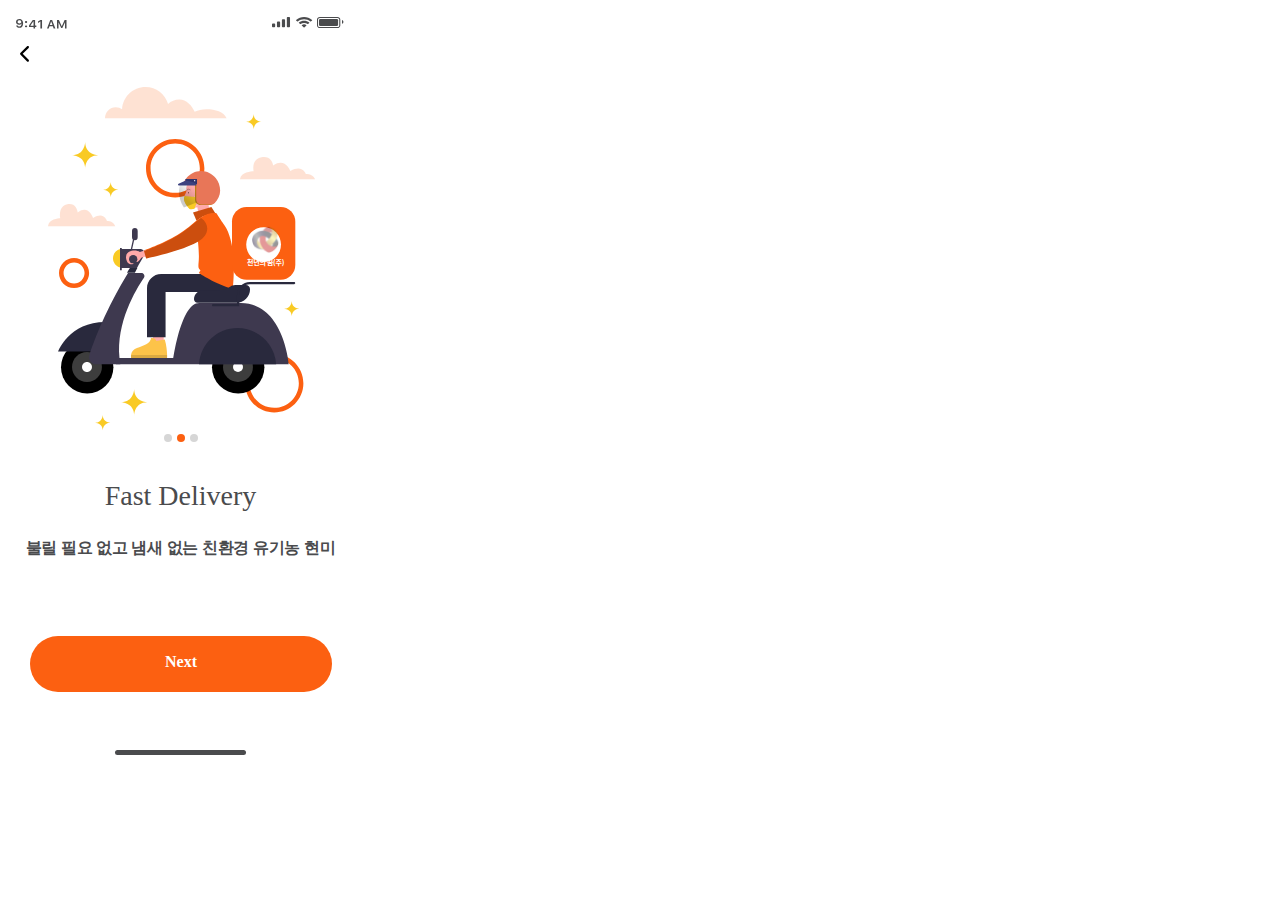
<file: dream_2.html>
<!DOCTYPE html>
<html>
<head>
<meta charset="utf-8"/>
<meta http-equiv="X-UA-Compatible" content="IE=edge"/>
<meta name="viewport" content="width=device-width, initial-scale=1.0">
<title>dream_2</title>
<link rel="stylesheet" type="text/css" id="applicationStylesheet" href="css/dream_2.css"/>
<script id="applicationScript" type="text/javascript" src="js/dream_2.js"></script>
</head>
<body>
<div id="dream_2">
	<div id="Fast_delivery_screen">
		<div id="text09">
			<div id="n________">
				<span>불릴 필요 없고 냄새 없는 친환경 유기농 현미 </span>
			</div>
			<div id="Fast_Delivery">
				<span>Fast Delivery</span>
			</div>
		</div>
		<div id="Slider_indicators">
			<svg class="n_1_v">
				<ellipse id="n_1_v" rx="4" ry="4" cx="4" cy="4">
				</ellipse>
			</svg>
			<svg class="n_2_v">
				<ellipse id="n_2_v" rx="4" ry="4" cx="4" cy="4">
				</ellipse>
			</svg>
			<svg class="n_3_v">
				<ellipse id="n_3_v" rx="4" ry="4" cx="4" cy="4">
				</ellipse>
			</svg>
		</div>
		<div onclick="application.goToTargetView(event)" id="Send_Button" class="Send_Button">
			<svg class="n_7_v">
				<rect id="n_7_v" rx="28" ry="28" x="0" y="0" width="302" height="56">
				</rect>
			</svg>
			<div id="Next">
				<span>Next</span>
			</div>
		</div>
		<div id="Delivery_vector">
			<div id="n_8143">
				<div id="n_8140">
					<svg class="n_10160" viewBox="552.07 103.079 121.613 31.193">
						<path id="n_10160" d="M 673.683349609375 134.2717895507812 L 552.0698852539062 134.2717895507812 C 552.0698852539062 128.2773132324219 556.9307861328125 123.4164505004883 562.92529296875 123.4164505004883 C 565.2470092773438 123.4164505004883 567.398681640625 124.1455764770508 569.1629028320312 125.3913803100586 C 569.7594604492188 112.9689865112305 580.0233764648438 103.0790023803711 592.596923828125 103.0790023803711 C 603.2943115234375 103.0790023803711 612.3123779296875 110.2275314331055 615.1456298828125 120.0070419311523 C 618.0910034179688 117.2264862060547 622.0527954101562 115.5200881958008 626.4276123046875 115.5200881958008 C 633.3992919921875 115.5200881958008 639.3599853515625 121.8239059448242 641.7477416992188 127.9560928344727 C 645.0994873046875 126.3227462768555 649.0748901367188 125.3846054077148 653.3374633789062 125.3846054077148 C 662.7037963867188 125.3846054077148 670.6715698242188 127.9424819946289 673.683349609375 134.2717895507812 Z">
						</path>
					</svg>
					<div id="n_8137">
						<div id="n_8136">
							<svg class="n_10161" viewBox="632.591 144.237 75.041 22.299">
								<path id="n_10161" d="M 707.2850341796875 165.7471771240234 C 707.1915893554688 165.5330200195312 704.9209594726562 160.5395660400391 698.3826293945312 161.1905364990234 C 697.7401123046875 159.5061798095703 694.136962890625 151.9718627929688 682.9246826171875 158.2909851074219 C 682.035888671875 156.0458068847656 676.9641723632812 145.0358123779297 665.7213745117188 152.7638854980469 C 665.5632934570312 151.6387634277344 665.0703735351562 149.3425903320312 663.569580078125 147.3999633789062 C 661.4977416992188 144.7196807861328 658.3331909179688 143.7339172363281 654.1640625 144.4766540527344 C 650.390869140625 145.1462860107422 647.8653564453125 147.1178283691406 646.658447265625 150.3385467529297 C 645.463623046875 153.5270233154297 645.922607421875 156.9772033691406 646.2030029296875 158.4150543212891 C 643.8985595703125 158.5085601806641 633.7501220703125 159.2937774658203 632.6912841796875 165.9103088378906 L 632.5910034179688 166.5357818603516 L 707.6317138671875 166.5357818603516 L 707.2850341796875 165.7471771240234 Z">
								</path>
							</svg>
						</div>
					</div>
					<div id="n_8139">
						<div id="n_8138">
							<svg class="n_10162" viewBox="517.267 171.675 67.234 22.298">
								<path id="n_10162" d="M 584.1904907226562 193.1848754882812 C 584.1055297851562 192.9707336425781 582.071044921875 187.9756011962891 576.2124633789062 188.6282348632812 C 575.6381225585938 186.9439086914062 572.4104614257812 179.4095916748047 562.3641967773438 185.7287445068359 C 561.5670166015625 183.4835510253906 557.0239868164062 172.4735412597656 546.9505004882812 180.2016143798828 C 546.8077392578125 179.0764617919922 546.3674926757812 176.7803192138672 545.023193359375 174.837646484375 C 543.1671142578125 172.1574096679688 540.332275390625 171.1733551025391 536.5947265625 171.9143524169922 C 533.21435546875 172.5822906494141 530.9520874023438 174.5555419921875 529.8712158203125 177.7762756347656 C 528.8003540039062 180.9647369384766 529.2116088867188 184.4132080078125 529.4632568359375 185.852783203125 C 527.3983154296875 185.9462738037109 518.3053588867188 186.7314910888672 517.3569946289062 193.3480377197266 L 517.2669677734375 193.9734954833984 L 584.50146484375 193.9734954833984 L 584.1904907226562 193.1848754882812 Z">
								</path>
							</svg>
						</div>
					</div>
				</div>
				<div id="n_8141">
					<svg class="n_10163" viewBox="523.917 203.58 30.129 30.131">
						<path id="n_10163" d="M 538.9822387695312 233.7105407714844 C 530.6746215820312 233.7105407714844 523.9169311523438 226.9512176513672 523.9169311523438 218.6452789306641 C 523.9169311523438 210.3376007080078 530.6746215820312 203.5799560546875 538.9822387695312 203.5799560546875 C 547.2882690429688 203.5799560546875 554.0457763671875 210.3376007080078 554.0457763671875 218.6452789306641 C 554.0457763671875 226.9512176513672 547.2882690429688 233.7105407714844 538.9822387695312 233.7105407714844 Z M 538.9822387695312 208.1366119384766 C 533.1883544921875 208.1366119384766 528.4736328125 212.851318359375 528.4736328125 218.6452789306641 C 528.4736328125 224.4391784667969 533.1883544921875 229.1539001464844 538.9822387695312 229.1539001464844 C 544.7761840820312 229.1539001464844 549.4909057617188 224.4391784667969 549.4909057617188 218.6452789306641 C 549.4909057617188 212.851318359375 544.7761840820312 208.1366119384766 538.9822387695312 208.1366119384766 Z">
						</path>
					</svg>
					<svg class="n_10164" viewBox="635.485 259.853 58.405 58.405">
						<path id="n_10164" d="M 664.6875 318.2581481933594 C 648.58544921875 318.2581481933594 635.4849243164062 305.1576232910156 635.4849243164062 289.0555725097656 C 635.4849243164062 272.9518432617188 648.58544921875 259.8529663085938 664.6875 259.8529663085938 C 680.78955078125 259.8529663085938 693.89013671875 272.9518432617188 693.89013671875 289.0555725097656 C 693.89013671875 305.1576232910156 680.78955078125 318.2581481933594 664.6875 318.2581481933594 Z M 664.6875 264.4096374511719 C 651.0974731445312 264.4096374511719 640.0415649414062 275.4655456542969 640.0415649414062 289.0555725097656 C 640.0415649414062 302.6455993652344 651.0974731445312 313.7015380859375 664.6875 313.7015380859375 C 678.277587890625 313.7015380859375 689.33349609375 302.6455993652344 689.33349609375 289.0555725097656 C 689.33349609375 275.4655456542969 678.277587890625 264.4096374511719 664.6875 264.4096374511719 Z">
						</path>
					</svg>
					<svg class="n_10165" viewBox="576.337 133.615 58.405 58.405">
						<path id="n_10165" d="M 605.5396118164062 192.0200958251953 C 589.4374389648438 192.0200958251953 576.3369140625 178.9195861816406 576.3369140625 162.8175506591797 C 576.3369140625 146.7155151367188 589.4374389648438 133.614990234375 605.5396118164062 133.614990234375 C 621.6433715820312 133.614990234375 634.7421264648438 146.7155151367188 634.7421264648438 162.8175506591797 C 634.7421264648438 178.9195861816406 621.6433715820312 192.0200958251953 605.5396118164062 192.0200958251953 Z M 605.5396118164062 138.1716156005859 C 591.9495849609375 138.1716156005859 580.8935546875 149.2275085449219 580.8935546875 162.8175506591797 C 580.8935546875 176.4075622558594 591.9495849609375 187.4635009765625 605.5396118164062 187.4635009765625 C 619.129638671875 187.4635009765625 630.187255859375 176.4075622558594 630.187255859375 162.8175506591797 C 630.187255859375 149.2275085449219 619.129638671875 138.1716156005859 605.5396118164062 138.1716156005859 Z">
						</path>
					</svg>
				</div>
				<div id="n_8142">
					<svg class="n_10166" viewBox="561 280.671 26.371 26.371">
						<path id="n_10166" d="M 574.1854858398438 307.0419921875 C 574.1854858398438 307.0419921875 574.3485717773438 293.8565063476562 587.3709106445312 293.8565063476562 C 587.3709106445312 293.8565063476562 574.1854858398438 293.6933288574219 574.1854858398438 280.6709289550781 C 574.1854858398438 280.6709289550781 574.0222778320312 293.8565063476562 560.9999389648438 293.8565063476562 C 560.9999389648438 293.8565063476562 574.1854858398438 294.0196533203125 574.1854858398438 307.0419921875 Z">
						</path>
					</svg>
					<svg class="n_10167" viewBox="531.206 135.621 26.369 26.369">
						<path id="n_10167" d="M 544.3915405273438 161.9903106689453 C 544.3915405273438 161.9903106689453 544.5529174804688 148.8064727783203 557.5752563476562 148.8064727783203 C 557.5752563476562 148.8064727783203 544.3915405273438 148.6433258056641 544.3915405273438 135.6209869384766 C 544.3915405273438 135.6209869384766 544.228271484375 148.8064727783203 531.2059326171875 148.8064727783203 C 531.2059326171875 148.8064727783203 544.3915405273438 148.9696655273438 544.3915405273438 161.9903106689453 Z">
						</path>
					</svg>
					<svg class="n_10168" viewBox="545.282 296.187 15.485 15.485">
						<path id="n_10168" d="M 553.0235595703125 311.6720581054688 C 553.0235595703125 311.6720581054688 553.1187744140625 303.9286804199219 560.7669677734375 303.9286804199219 C 560.7669677734375 303.9286804199219 553.0235595703125 303.8334655761719 553.0235595703125 296.18701171875 C 553.0235595703125 296.18701171875 552.9283447265625 303.9286804199219 545.2819213867188 303.9286804199219 C 545.2819213867188 303.9286804199219 553.0235595703125 304.0255737304688 553.0235595703125 311.6720581054688 Z">
						</path>
					</svg>
					<svg class="n_10169" viewBox="658.289 228.666 15.485 15.485">
						<path id="n_10169" d="M 666.0322875976562 244.1510314941406 C 666.0322875976562 244.1510314941406 666.1275024414062 236.4093475341797 673.7740478515625 236.4093475341797 C 673.7740478515625 236.4093475341797 666.0322875976562 236.3141937255859 666.0322875976562 228.6659698486328 C 666.0322875976562 228.6659698486328 665.9371948242188 236.4093475341797 658.2888793945312 236.4093475341797 C 658.2888793945312 236.4093475341797 666.0322875976562 236.5045013427734 666.0322875976562 244.1510314941406 Z">
						</path>
					</svg>
					<svg class="n_10170" viewBox="635.554 118.779 15.485 15.485">
						<path id="n_10170" d="M 643.2955932617188 134.2640533447266 C 643.2955932617188 134.2640533447266 643.3906860351562 126.5206604003906 651.0388793945312 126.5206604003906 C 651.0388793945312 126.5206604003906 643.2955932617188 126.4254913330078 643.2955932617188 118.7789840698242 C 643.2955932617188 118.7789840698242 643.200439453125 126.5206604003906 635.5538940429688 126.5206604003906 C 635.5538940429688 126.5206604003906 643.2955932617188 126.6175384521484 643.2955932617188 134.2640533447266 Z">
						</path>
					</svg>
					<svg class="n_10171" viewBox="549.837 158.774 15.485 15.485">
						<path id="n_10171" d="M 557.5803833007812 174.2590484619141 C 557.5803833007812 174.2590484619141 557.675537109375 166.5173645019531 565.3220825195312 166.5173645019531 C 565.3220825195312 166.5173645019531 557.5803833007812 166.4204711914062 557.5803833007812 158.7739868164062 C 557.5803833007812 158.7739868164062 557.4833984375 166.5173645019531 549.8369140625 166.5173645019531 C 549.8369140625 166.5173645019531 557.5803833007812 166.6125640869141 557.5803833007812 174.2590484619141 Z">
						</path>
					</svg>
				</div>
			</div>
			<div id="n_8151">
				<svg class="n_10172" viewBox="580.345 245.41 10.688 14.082">
					<path id="n_10172" d="M 591.0328979492188 257.3251953125 L 591.0328979492188 245.4099884033203 L 580.3453369140625 245.4099884033203 L 580.3453369140625 258.5527954101562 L 589.94970703125 259.4916687011719 L 591.0328979492188 257.3251953125 Z">
					</path>
				</svg>
				<div id="n_8144">
					<svg class="n_10173" viewBox="567.165 250.947 36.107 19.703">
						<path id="n_10173" d="M 603.2491455078125 270.6501770019531 L 567.1649169921875 270.6501770019531 L 567.1649169921875 268.8129272460938 C 567.1649169921875 268.3845825195312 567.2006225585938 267.9579772949219 567.2702026367188 267.517822265625 C 567.754638671875 264.3990173339844 570.0202026367188 261.810546875 573.15087890625 260.9437255859375 C 579.0774536132812 259.2917175292969 587.257568359375 256.0913696289062 587.154052734375 251.0656585693359 L 587.1897583007812 251.0537261962891 C 589.4994506835938 250.5574493408203 591.8109741210938 251.8389739990234 592.6199340820312 254.0467376708984 L 600.94970703125 252.4984283447266 C 602.6594848632812 258.0204162597656 603.133544921875 263.7395935058594 603.2491455078125 267.517822265625 C 603.2847900390625 268.8247985839844 603.2730102539062 269.89892578125 603.2491455078125 270.6501770019531 Z">
						</path>
					</svg>
					<svg class="n_10174" viewBox="567.165 260.697 36.107 3.132">
						<path id="n_10174" d="M 603.2491455078125 263.829345703125 L 567.1649169921875 263.829345703125 L 567.1649169921875 261.9920959472656 C 567.1649169921875 261.5637817382812 567.2006225585938 261.1371459960938 567.2702026367188 260.6969909667969 L 603.2491455078125 260.6969909667969 C 603.2847900390625 262.0039672851562 603.2730102539062 263.078125 603.2491455078125 263.829345703125 Z">
						</path>
					</svg>
				</div>
				<svg class="n_10175" viewBox="576.86 212.865 85.628 63.317">
					<path id="n_10175" d="M 662.4877319335938 212.8649749755859 L 662.4877319335938 219.1279602050781 C 662.4877319335938 225.6306915283203 657.2171630859375 230.9011535644531 650.714599609375 230.9011535644531 L 595.426513671875 230.9011535644531 L 595.426513671875 276.1819458007812 L 576.8599243164062 276.1819458007812 L 576.8599243164062 227.0923004150391 C 576.8599243164062 219.2350769042969 583.2283935546875 212.8649749755859 591.085693359375 212.8649749755859 L 662.4877319335938 212.8649749755859 Z">
					</path>
				</svg>
				<div id="n_8146">
					<svg class="n_10176" viewBox="598.829 156.133 30.871 39.297">
						<path id="n_10176" d="M 623.6638793945312 183.1926879882812 C 623.4446411132812 183.8674468994141 623.3970336914062 184.6050415039062 623.5380859375 185.3256988525391 L 625.0916137695312 193.1387634277344 L 613.6702880859375 195.4298248291016 L 612.1950073242188 186.4559326171875 C 611.2703857421875 186.6751556396484 610.3135986328125 186.879150390625 609.324462890625 187.1136779785156 C 608.3828735351562 187.3346252441406 607.4428100585938 187.5385589599609 606.5320434570312 187.7102508544922 C 605.5903930664062 187.8836059570312 604.6962890625 187.6320495605469 604.0369262695312 187.0830841064453 C 604.021484375 187.0830841064453 604.021484375 187.0830841064453 604.00634765625 187.0677795410156 C 603.817626953125 186.8468170166016 603.6290283203125 186.6275939941406 603.4251098632812 186.3930358886719 C 603.4097900390625 186.3777313232422 603.3944702148438 186.3607482910156 603.3944702148438 186.3454742431641 C 598.013427734375 179.8971557617188 598.38916015625 176.8378601074219 599.53466796875 174.3904571533203 C 600.2874755859375 172.7911376953125 601.2291870117188 171.5351257324219 601.2291870117188 169.6995544433594 C 600.3198852539062 163.0473175048828 605.056640625 158.1694183349609 611.0971069335938 156.6312866210938 C 612.6028442382812 156.2539825439453 614.203857421875 156.0823211669922 615.8201904296875 156.1452331542969 C 617.4365234375 156.2080993652344 618.98828125 156.5531158447266 620.4483032226562 157.1326599121094 L 620.4635009765625 157.1326599121094 C 621.6566772460938 157.6034851074219 622.7852783203125 158.2323150634766 623.8049926757812 159.0005493164062 C 627.2262573242188 161.5414581298828 629.5155639648438 165.5576171875 629.6890258789062 170.0292816162109 C 629.860595703125 174.5944061279297 627.9315795898438 178.7057495117188 624.77880859375 181.4658966064453 C 624.2451782226562 181.9366912841797 623.8831787109375 182.5332489013672 623.6638793945312 183.1926879882812 Z">
						</path>
					</svg>
					<svg class="n_10177" viewBox="606.047 156.133 18.603 27.06">
						<path id="n_10177" d="M 624.6388549804688 170.0292816162109 C 624.8106079101562 174.5944061279297 622.8815307617188 178.7057495117188 619.7286376953125 181.4658966064453 C 619.1951904296875 181.9366912841797 618.8330078125 182.5332489013672 618.61376953125 183.1926879882812 L 613.248046875 178.2808380126953 C 613.248046875 178.2808380126953 615.2876586914062 175.9285888671875 612.6838989257812 172.587158203125 C 610.884033203125 170.2774047851562 609.2337646484375 172.0211944580078 608.3856811523438 173.3196868896484 C 608.1561279296875 173.6715087890625 607.6207275390625 173.5389404296875 607.5613403320312 173.1225433349609 C 606.794677734375 167.7620086669922 608.82421875 164.4596710205078 608.82421875 164.4596710205078 L 606.0469360351562 156.6312866210938 C 607.5526733398438 156.2539825439453 609.1537475585938 156.0823211669922 610.77001953125 156.1452331542969 C 612.3863525390625 156.2080993652344 613.938232421875 156.5531158447266 615.3981323242188 157.1326599121094 L 615.413330078125 157.1326599121094 L 618.7548828125 159.0005493164062 C 622.1762084960938 161.5414581298828 624.4654541015625 165.5576171875 624.6388549804688 170.0292816162109 Z">
						</path>
					</svg>
					<svg class="n_10178" viewBox="601.096 164.654 0.588 1.457">
						<path id="n_10178" d="M 601.68408203125 165.3814086914062 C 601.68408203125 165.7842254638672 601.5531616210938 166.1105346679688 601.3900146484375 166.1105346679688 C 601.2285766601562 166.1105346679688 601.0960083007812 165.7842254638672 601.0960083007812 165.3814086914062 C 601.0960083007812 164.9803009033203 601.2285766601562 164.6539764404297 601.3900146484375 164.6539764404297 C 601.5531616210938 164.6539764404297 601.68408203125 164.9803009033203 601.68408203125 165.3814086914062 Z">
						</path>
					</svg>
					<svg class="n_10179" viewBox="600.695 163.089 2.799 0.82">
						<path id="n_10179" d="M 600.6998291015625 163.908447265625 C 600.6998291015625 163.908447265625 600.4552612304688 162.2411193847656 603.4939575195312 163.6620025634766">
						</path>
					</svg>
					<svg class="n_10180" viewBox="604.794 165.211 9.044 13.783">
						<path id="n_10180" d="M 604.7940673828125 169.4296417236328 L 612.2913818359375 165.2109069824219 L 613.837646484375 173.2090606689453 L 604.7940673828125 178.9943084716797">
						</path>
					</svg>
					<div id="n_8145">
						<svg class="n_10181" viewBox="608.198 164.145 6.893 10.23">
							<path id="n_10181" d="M 608.197998046875 167.4827728271484 C 608.197998046875 167.4827728271484 611.1536254882812 161.8434906005859 613.94775390625 165.2257232666016 C 616.7435302734375 168.609619140625 614.1448364257812 176.6555328369141 609.046142578125 173.7576904296875">
							</path>
						</svg>
						<svg class="n_10182" viewBox="609.206 165.627 3.092 4.398">
							<path id="n_10182" d="M 609.209716796875 170.0255279541016 C 609.209716796875 170.0255279541016 608.9631958007812 164.7312774658203 612.2978515625 165.7595367431641">
							</path>
						</svg>
						<svg class="n_10183" viewBox="609.623 166.177 1.122 2.826">
							<path id="n_10183" d="M 610.64794921875 169.0033874511719 C 610.64794921875 169.0033874511719 611.2120361328125 166.8330230712891 609.6229248046875 166.1769866943359">
							</path>
						</svg>
					</div>
					<svg class="n_10184" viewBox="598.828 166.875 12.445 13.374">
						<path id="n_10184" d="M 609.3245239257812 179.5981903076172 C 608.3829345703125 179.8191528320312 607.4412231445312 180.0230712890625 606.5321044921875 180.1947784423828 C 605.5903930664062 180.3681335449219 604.6963500976562 180.1165771484375 604.0370483398438 179.5676116943359 C 604.0216064453125 179.5676116943359 604.0216064453125 179.5676116943359 604.0064086914062 179.5523071289062 C 603.8176879882812 179.3313293457031 603.6290893554688 179.1121063232422 603.4251708984375 178.8775634765625 C 603.4098510742188 178.8622589111328 603.3944702148438 178.8452606201172 603.3944702148438 178.8299713134766 C 598.0119018554688 172.3816833496094 598.3892211914062 169.3223876953125 599.5347290039062 166.8749542236328 C 601.181640625 167.0789031982422 606.4368286132812 167.7060699462891 608.4304809570312 167.6602020263672 C 611.615478515625 167.5973052978516 612.4143676757812 172.7266693115234 609.3245239257812 179.5981903076172 Z">
						</path>
					</svg>
				</div>
				<svg class="n_10185" viewBox="604.133 173.456 22.798 13.704">
					<path id="n_10185" d="M 626.931396484375 180.2628784179688 C 621.4994506835938 179.6204223632812 615.1209106445312 181.4593963623047 609.7960815429688 185.6404266357422 L 609.779052734375 185.6404266357422 C 609.0990600585938 186.1231079101562 608.4380493164062 186.622802734375 607.7411499023438 187.1598815917969 C 606.6516723632812 184.8365173339844 604.1329345703125 178.9405822753906 604.1329345703125 178.9405822753906 L 622.5533447265625 173.4559783935547 C 622.5533447265625 173.4559783935547 624.591064453125 176.6172485351562 626.931396484375 180.2628784179688 Z">
					</path>
				</svg>
				<div id="n_8147">
					<svg class="n_107">
						<ellipse id="n_107" rx="26.198348999023438" ry="26.198348999023438" cx="26.198348999023438" cy="26.198348999023438">
						</ellipse>
					</svg>
					<svg class="n_10207" viewBox="0 0 29.941 29.941">
						<path id="n_10207" d="M 14.97046279907227 -1.437126773140562e-08 C 23.23841857910156 -1.437126773140562e-08 29.94092559814453 6.70250415802002 29.94092559814453 14.97046279907227 C 29.94092559814453 23.23841857910156 23.23841857910156 29.94092559814453 14.97046279907227 29.94092559814453 C 6.70250415802002 29.94092559814453 -1.437126773140562e-08 23.23841857910156 -1.437126773140562e-08 14.97046279907227 C -1.437126773140562e-08 6.70250415802002 6.70250415802002 -1.437126773140562e-08 14.97046279907227 -1.437126773140562e-08 Z">
						</path>
					</svg>
					<svg class="n_10186" viewBox="537.395 264.684 9.98 9.982">
						<path id="n_10186" d="M 547.375 269.6739807128906 C 547.375 272.4307556152344 545.1416625976562 274.6658020019531 542.3849487304688 274.6658020019531 C 539.6298828125 274.6658020019531 537.3948364257812 272.4307556152344 537.3948364257812 269.6739807128906 C 537.3948364257812 266.9189453125 539.6298828125 264.6839599609375 542.3849487304688 264.6839599609375 C 545.1416625976562 264.6839599609375 547.375 266.9189453125 547.375 269.6739807128906 Z">
						</path>
					</svg>
				</div>
				<svg class="n_10187" viewBox="523.073 241.431 47.497 29.541">
					<path id="n_10187" d="M 560.5951538085938 270.9717712402344 L 523.072998046875 270.9717712402344 C 523.072998046875 270.9717712402344 534.0914916992188 241.4309692382812 570.570068359375 241.4309692382812 L 560.5951538085938 270.9717712402344 Z">
					</path>
				</svg>
				<svg class="n_10188" viewBox="605.567 160.662 18.553 20.047">
					<path id="n_10188" d="M 624.1197509765625 179.2386627197266 C 623.3294677734375 180.1683349609375 622.1754150390625 180.7088165283203 620.955078125 180.7088165283203 L 610.8016357421875 180.7088165283203 C 607.91064453125 180.7088165283203 605.5670166015625 178.3650512695312 605.5670166015625 175.4740142822266 L 605.5670166015625 160.6619720458984 L 622.1448974609375 160.6619720458984 L 624.1197509765625 179.2386627197266 Z">
					</path>
				</svg>
				<svg class="n_10189_xg" viewBox="595.941 159.826 21.262 23.451">
					<linearGradient id="n_10189_xg" spreadMethod="pad" x1="0.307" x2="0.703" y1="0.659" y2="0.167">
						<stop offset="0" stop-color="#000" stop-opacity="1"></stop>
						<stop offset="1" stop-color="#000" stop-opacity="0"></stop>
					</linearGradient>
					<path id="n_10189_xg" d="M 596.8775024414062 161.246826171875 C 596.8775024414062 161.246826171875 593.0568237304688 171.5141296386719 600.8494873046875 183.2770690917969 L 617.2030639648438 176.7999114990234 L 614.3731689453125 159.8259735107422 L 596.8775024414062 161.246826171875 Z">
					</path>
				</svg>
				<svg class="n_10190" viewBox="598.374 152.683 37.165 33.608">
					<path id="n_10190" d="M 631.0538330078125 159.7584075927734 C 627.569580078125 155.4329223632812 622.3348388671875 152.6829528808594 616.472900390625 152.6829528808594 C 610.6126708984375 152.6829528808594 605.3609619140625 155.4329223632812 601.876708984375 159.7584075927734 C 600.34033203125 161.6330871582031 599.1251220703125 163.8323669433594 598.3740234375 166.2441101074219 L 611.5966796875 166.2441101074219 L 611.5966796875 181.0561370849609 C 611.5966796875 183.9471740722656 613.940673828125 186.2909240722656 616.8316650390625 186.2909240722656 L 626.9849853515625 186.2909240722656 C 628.205322265625 186.2909240722656 629.357666015625 185.7504730224609 630.149658203125 184.8207702636719 C 633.0235595703125 181.4436492919922 635.5391845703125 177.1504364013672 635.5391845703125 172.4799346923828 C 635.5391845703125 167.6377716064453 633.8582763671875 163.1882019042969 631.0538330078125 159.7584075927734 Z">
					</path>
				</svg>
				<svg class="n_10191" viewBox="595.384 156.846 18.305 6.486">
					<path id="n_10191" d="M 613.68896484375 156.8459625244141 L 613.68896484375 163.3316955566406 L 596.2849731445312 163.3316955566406 C 595.3026733398438 163.3316955566406 595.0340576171875 161.9906616210938 595.9280395507812 161.5810699462891 L 602.6636962890625 158.6135711669922 L 602.7706298828125 156.8459625244141 L 613.68896484375 156.8459625244141 Z">
					</path>
				</svg>
				<svg class="n_10192" viewBox="599.667 156.846 11.025 5.395">
					<path id="n_10192" d="M 610.6921997070312 156.8459625244141 L 610.6921997070312 162.2404937744141 C 605.9571533203125 158.6135711669922 599.6669311523438 158.6135711669922 599.6669311523438 158.6135711669922 L 599.7738647460938 156.8459625244141 L 610.6921997070312 156.8459625244141 Z">
					</path>
				</svg>
				<svg class="n_10193" viewBox="604.4 157.645 1.339 1.339">
					<path id="n_10193" d="M 605.7391967773438 158.3146209716797 C 605.7391967773438 158.6851348876953 605.4401245117188 158.9842681884766 605.0695190429688 158.9842681884766 C 604.6990356445312 158.9842681884766 604.3998413085938 158.6851348876953 604.3998413085938 158.3146209716797 C 604.3998413085938 157.9441070556641 604.6990356445312 157.6450042724609 605.0695190429688 157.6450042724609 C 605.4401245117188 157.6450042724609 605.7391967773438 157.9441070556641 605.7391967773438 158.3146209716797 Z">
					</path>
				</svg>
				<svg class="n_10194" viewBox="556.165 198.577 7.152 18.47">
					<path id="n_10194" d="M 563.31689453125 198.5769500732422 L 563.31689453125 217.0465240478516 C 559.1936645507812 215.9945220947266 556.1649780273438 212.2740478515625 556.1649780273438 207.8194122314453 L 556.1649780273438 207.8041076660156 C 556.1649780273438 203.3494262695312 559.1936645507812 199.6290130615234 563.31689453125 198.5769500732422 Z">
					</path>
				</svg>
				<svg class="n_10195" viewBox="560.373 198.391 24.697 19.104">
					<path id="n_10195" d="M 584.4069213867188 205.2386474609375 C 582.3012084960938 208.670166015625 579.8946533203125 212.8069763183594 577.3571166992188 217.4944915771484 L 562.7659912109375 217.4944915771484 C 562.5636596679688 217.4944915771484 562.3615112304688 217.4944915771484 562.1608276367188 217.4655914306641 C 561.54052734375 217.4349975585938 560.948974609375 217.3347320556641 560.3728637695312 217.1766662597656 L 560.3728637695312 198.7070617675781 C 560.948974609375 198.5490112304688 561.54052734375 198.4470367431641 562.1608276367188 198.4181671142578 C 562.3615112304688 198.3909759521484 562.5636596679688 198.3909759521484 562.7659912109375 198.3909759521484 L 580.5438232421875 198.3909759521484 C 584.0604248046875 198.3909759521484 586.2374267578125 202.2388610839844 584.4069213867188 205.2386474609375 Z">
					</path>
				</svg>
				<svg class="n_10196" viewBox="564.248 209.63 10.398 4.681">
					<path id="n_10196" d="M 574.6461791992188 209.6299743652344 C 573.823486328125 211.1307067871094 573.0026245117188 212.7028503417969 572.1630859375 214.3106842041016 L 564.2479858398438 214.3106842041016 C 565.1946411132812 212.7555084228516 566.1599731445312 211.2021026611328 567.142333984375 209.6299743652344 L 574.6461791992188 209.6299743652344 Z">
					</path>
				</svg>
				<svg class="n_10197" viewBox="541.283 212.384 55.49 91.355">
					<path id="n_10197" d="M 596.2327880859375 217.2261047363281 C 587.9795532226562 229.26953125 568.3065185546875 262.1619262695312 571.8094482421875 297.6292419433594 C 572.0048217773438 299.6653747558594 572.292236328125 301.7031860351562 572.6490478515625 303.7392883300781 L 548.4959106445312 303.7392883300781 C 543.5892333984375 303.7392883300781 540.1117553710938 298.9549560546875 541.6516723632812 294.2963256835938 C 546.5635986328125 279.4434509277344 558.23974609375 248.5600433349609 580.314208984375 212.3839721679688 L 593.6782836914062 212.3839721679688 C 596.161376953125 212.3839721679688 597.6264038085938 215.1712951660156 596.2327880859375 217.2261047363281 Z">
					</path>
				</svg>
				<svg class="n_10208" viewBox="0 0 1.788 22.218">
					<path id="n_10208" d="M 0 0 L 1.787812352180481 0 L 1.787812352180481 22.21771812438965 L 0 22.21771812438965 L 0 0 Z">
					</path>
				</svg>
				<svg class="n_10198" viewBox="574.908 177.387 89.809 75.936">
					<path id="n_10198" d="M 663.6900634765625 253.3233489990234 C 646.966064453125 249.1066741943359 629.7949829101562 237.4389038085938 629.7949829101562 237.4389038085938 L 631.3687744140625 234.5274810791016 C 627.8659057617188 232.6154327392578 629.9393920898438 228.3987426757812 629.7949829101562 220.3578796386719 C 629.6709594726562 212.3187561035156 628.8125610351562 205.2790222167969 628.8125610351562 205.2790222167969 L 628.795654296875 205.2959747314453 C 612.821044921875 214.5333404541016 576.9984130859375 222.1458435058594 576.9984130859375 222.1458435058594 L 574.907958984375 214.6591186523438 C 574.907958984375 214.6591186523438 592.29150390625 208.6204376220703 608.71142578125 199.0244750976562 C 617.377685546875 193.9511566162109 623.1851806640625 188.3577423095703 628.1871337890625 184.4095764160156 C 628.8839111328125 183.8725280761719 629.5450439453125 183.3728332519531 630.2249145507812 182.8901519775391 L 630.241943359375 182.8901519775391 C 630.814697265625 182.4431457519531 631.4044189453125 182.0148315429688 632.0111694335938 181.6035308837891 L 632.0299682617188 181.6035308837891 C 636.9605102539062 178.3335113525391 642.53515625 176.9398040771484 647.3773193359375 177.5125732421875 C 648.7353515625 179.6200866699219 650.2003173828125 181.8907623291016 651.4324340820312 183.7841186523438 C 652.488037109375 185.3919677734375 653.3632202148438 186.7329406738281 653.898681640625 187.4824676513672 C 653.898681640625 187.4824676513672 653.9173583984375 187.4994659423828 653.9173583984375 187.5181579589844 C 661.2597045898438 196.7198181152344 667.1742553710938 215.6414947509766 663.6900634765625 253.3233489990234 Z">
					</path>
				</svg>
				<svg class="n_10199" viewBox="565.956 190.226 6.152 23.024">
					<path id="n_10199" d="M 566.6275634765625 213.2503662109375 C 566.5798950195312 213.2503662109375 566.5306396484375 213.2452697753906 566.4813842773438 213.2350769042969 C 566.1209106445312 213.1534881591797 565.8916015625 212.7965698242188 565.9714965820312 212.4345397949219 L 570.7830810546875 190.7493286132812 C 570.8629150390625 190.3890228271484 571.2181396484375 190.1646575927734 571.5818481445312 190.2411193847656 C 571.94384765625 190.3209991455078 572.1715698242188 190.6779327392578 572.0916748046875 191.0399475097656 L 567.2802124023438 212.7252044677734 C 567.2103881835938 213.0378875732422 566.9334716796875 213.2503662109375 566.6275634765625 213.2503662109375 Z">
					</path>
				</svg>
				<svg class="n_10200" viewBox="564.206 199.161 21.511 14.336">
					<path id="n_10200" d="M 572.0934448242188 210.7743835449219 L 572.0934448242188 210.7743835449219 C 572.3245849609375 212.2955627441406 571.0635986328125 213.6467132568359 569.533935546875 213.4835510253906 C 567.4314575195312 213.2591857910156 564.8685913085938 212.0048980712891 564.2770385742188 207.40576171875 C 563.2335205078125 199.3088684082031 574.031005859375 198.3434600830078 578.0489501953125 201.169921875 L 584.3408203125 199.1609649658203 L 585.717529296875 205.2659759521484 L 579.4630126953125 206.9128723144531 C 579.4630126953125 206.9128723144531 576.0773315429688 212.9345855712891 573.1183471679688 210.7743835449219 C 570.1577758789062 208.6158905029297 572.0934448242188 210.7743835449219 572.0934448242188 210.7743835449219 Z">
					</path>
				</svg>
				<svg class="n_109">
					<ellipse id="n_109" rx="4.185441970825195" ry="4.185441970825195" cx="4.185441970825195" cy="4.185441970825195">
					</ellipse>
				</svg>
				<svg class="n_10201" viewBox="574.908 179.868 63.264 40.542">
					<path id="n_10201" d="M 628.8125610351562 203.5434417724609 L 628.795654296875 203.5604248046875 C 612.821044921875 212.7977447509766 576.9984130859375 220.4102783203125 576.9984130859375 220.4102783203125 L 574.907958984375 212.9235229492188 C 574.907958984375 212.9235229492188 592.29150390625 206.8848724365234 608.71142578125 197.2888946533203 C 617.377685546875 192.215576171875 623.1851806640625 186.6221618652344 628.1871337890625 182.6739959716797 C 628.8839111328125 182.1369323730469 629.5450439453125 181.6372528076172 630.2249145507812 181.1545562744141 L 630.241943359375 181.1545562744141 C 630.814697265625 180.7075500488281 631.4044189453125 180.2792663574219 632.0111694335938 179.8679656982422 L 632.0299682617188 179.8679656982422 C 641.4813232421875 186.4794311523438 639.7290649414062 197.5744171142578 628.8125610351562 203.5434417724609 Z">
					</path>
				</svg>
				<svg class="n_17341">
					<rect id="n_17341" rx="3.1847000122070312" ry="3.1847000122070312" x="0" y="0" width="5.69" height="12.209">
					</rect>
				</svg>
				<div id="n_8148">
					<svg class="n_110">
						<ellipse id="n_110" rx="26.1983642578125" ry="26.1983642578125" cx="26.1983642578125" cy="26.1983642578125">
						</ellipse>
					</svg>
					<svg class="n_111">
						<ellipse id="n_111" rx="14.97044849395752" ry="14.97044849395752" cx="14.97044849395752" cy="14.97044849395752">
						</ellipse>
					</svg>
					<svg class="n_112">
						<ellipse id="n_112" rx="4.990211009979248" ry="4.990211009979248" cx="4.990211009979248" cy="4.990211009979248">
						</ellipse>
					</svg>
				</div>
				<svg class="n_10202" viewBox="559.244 230.129 173.837 61.196">
					<path id="n_10202" d="M 733.0809936523438 291.3248596191406 L 560.0835571289062 291.3248596191406 C 559.7265625 289.2887268066406 559.4392700195312 287.2509155273438 559.2440185546875 285.2148132324219 L 617.6932373046875 285.2148132324219 C 617.6932373046875 285.2148132324219 625.317626953125 230.1289825439453 643.5119018554688 230.1289825439453 L 684.9873046875 230.1289825439453 C 727.869873046875 230.1289825439453 733.0809936523438 291.3248596191406 733.0809936523438 291.3248596191406 Z">
					</path>
				</svg>
				<svg class="n_10203" viewBox="608.604 244.868 77.152 36.145">
					<path id="n_10203" d="M 685.7557373046875 281.013427734375 L 608.6039428710938 281.013427734375 C 609.8905029296875 260.8408508300781 626.6672973632812 244.8679504394531 647.179931640625 244.8679504394531 C 667.690673828125 244.8679504394531 684.4691162109375 260.8408508300781 685.7557373046875 281.013427734375 Z">
					</path>
				</svg>
				<svg class="n_10204" viewBox="604.691 219.682 56.058 17.756">
					<path id="n_10204" d="M 623.228515625 237.4377288818359 L 608.2074584960938 237.4377288818359 C 606.2648315429688 237.4377288818359 604.69091796875 235.8639068603516 604.69091796875 233.9212493896484 L 604.69091796875 233.9212493896484 C 604.69091796875 228.8938293457031 608.7648315429688 224.8198699951172 613.7922973632812 224.8198699951172 L 628.0298461914062 224.8198699951172 C 643.5524291992188 224.8198699951172 636.9630126953125 219.6819763183594 647.7962646484375 219.6819763183594 L 656.5611572265625 219.6819763183594 C 658.874267578125 219.6819763183594 660.7490234375 221.5583343505859 660.7490234375 223.8697814941406 L 660.7490234375 223.8697814941406 C 660.7490234375 231.3633422851562 654.6744995117188 237.4377288818359 647.1810302734375 237.4377288818359 L 623.228515625 237.4377288818359 Z">
					</path>
				</svg>
				<svg class="n_17342">
					<rect id="n_17342" rx="14.58329963684082" ry="14.58329963684082" x="0" y="0" width="63.305" height="72.661">
					</rect>
				</svg>
				<svg class="n_10205" viewBox="616.356 217.838 83.245 24.287">
					<path id="n_10205" d="M 643.50537109375 242.1253051757812 L 617.436767578125 242.1253051757812 C 616.8402099609375 242.1253051757812 616.3558959960938 241.6409301757812 616.3558959960938 241.0443725585938 C 616.3558959960938 240.4477996826172 616.8402099609375 239.9633941650391 617.436767578125 239.9633941650391 L 641.3417358398438 239.9633941650391 L 641.3417358398438 230.7498779296875 C 641.3417358398438 223.6302032470703 647.134033203125 217.8379821777344 654.2553100585938 217.8379821777344 L 698.5197143554688 217.8379821777344 C 699.1162719726562 217.8379821777344 699.6007690429688 218.3223571777344 699.6007690429688 218.9189147949219 C 699.6007690429688 219.5154876708984 699.1162719726562 219.9998626708984 698.5197143554688 219.9998626708984 L 654.2553100585938 219.9998626708984 C 648.3270874023438 219.9998626708984 643.50537109375 224.8233489990234 643.50537109375 230.7498779296875 L 643.50537109375 242.1253051757812 Z">
					</path>
				</svg>
				<div id="n_8150">
					<svg class="n_113">
						<ellipse id="n_113" rx="17.393247604370117" ry="17.393247604370117" cx="17.393247604370117" cy="17.393247604370117">
						</ellipse>
					</svg>
				</div>
			</div>
		</div>
		<div id="Monkey_face">
			<div id="n_873">
				<svg class="n_2736" viewBox="772.643 938.289 1.657 1.657">
					<path id="n_2736" d="M 774.300048828125 939.1173095703125 C 774.300048828125 938.6597900390625 773.92919921875 938.2889404296875 773.4715576171875 938.2889404296875 C 773.013916015625 938.2889404296875 772.6429443359375 938.6597900390625 772.6429443359375 939.1173095703125 C 772.6429443359375 939.574951171875 773.013916015625 939.9459228515625 773.4715576171875 939.9459228515625 C 773.92919921875 939.9459228515625 774.300048828125 939.574951171875 774.300048828125 939.1173095703125 Z M 773.2044677734375 939.2684326171875 C 772.9947509765625 939.2684326171875 772.82470703125 939.0985107421875 772.82470703125 938.8887939453125 C 772.82470703125 938.6790771484375 772.9947509765625 938.509033203125 773.2044677734375 938.509033203125 C 773.4141845703125 938.509033203125 773.584228515625 938.6790771484375 773.584228515625 938.8887939453125 C 773.584228515625 939.0985107421875 773.4141845703125 939.2684326171875 773.2044677734375 939.2684326171875 Z">
					</path>
				</svg>
				<svg class="n_2737" viewBox="821.317 938.289 1.657 1.657">
					<path id="n_2737" d="M 822.1453857421875 938.2889404296875 C 821.6878662109375 938.2889404296875 821.3170166015625 938.6597900390625 821.3170166015625 939.1173095703125 C 821.3170166015625 939.574951171875 821.6878662109375 939.9459228515625 822.1453857421875 939.9459228515625 C 822.60302734375 939.9459228515625 822.9739990234375 939.574951171875 822.9739990234375 939.1173095703125 C 822.9739990234375 938.6597900390625 822.60302734375 938.2889404296875 822.1453857421875 938.2889404296875 Z M 821.8782958984375 939.2684326171875 C 821.6685791015625 939.2684326171875 821.498779296875 939.0985107421875 821.498779296875 938.8887939453125 C 821.498779296875 938.6790771484375 821.6685791015625 938.509033203125 821.8782958984375 938.509033203125 C 822.0880126953125 938.509033203125 822.258056640625 938.6790771484375 822.258056640625 938.8887939453125 C 822.258056640625 939.0985107421875 822.0880126953125 939.2684326171875 821.8782958984375 939.2684326171875 Z">
					</path>
				</svg>
				<svg class="n_2738" viewBox="793.76 974.514 2.335 2.254">
					<path id="n_2738" d="M 796.0950927734375 976.0970458984375 C 796.0950927734375 975.4521484375 795.5723876953125 974.513916015625 794.927490234375 974.513916015625 C 794.2825927734375 974.513916015625 793.760009765625 975.4521484375 793.760009765625 976.0970458984375 C 793.760009765625 976.7418212890625 794.2825927734375 976.7674560546875 794.927490234375 976.7674560546875 C 795.5723876953125 976.7674560546875 796.0950927734375 976.7418212890625 796.0950927734375 976.0970458984375 Z">
					</path>
				</svg>
				<svg class="n_2739" viewBox="775.079 995.921 6.75 2.905">
					<path id="n_2739" d="M 778.33984375 998.8258056640625 C 780.2669677734375 998.8258056640625 781.8291015625 997.9981689453125 781.8291015625 996.9774169921875 C 781.8291015625 996.58447265625 781.5970458984375 996.220458984375 781.2022705078125 995.9210205078125 C 781.3494873046875 996.1256103515625 781.430908203125 996.34716796875 781.430908203125 996.5791015625 C 781.430908203125 997.599853515625 779.86865234375 998.42724609375 777.94140625 998.42724609375 C 776.756103515625 998.42724609375 775.7095947265625 998.114013671875 775.0789794921875 997.635498046875 C 775.5797119140625 998.3311767578125 776.8504638671875 998.8258056640625 778.33984375 998.8258056640625 Z">
					</path>
				</svg>
				<svg class="n_2740" viewBox="747.241 930.118 2.17 3.111">
					<path id="n_2740" d="M 747.240966796875 931.777587890625 C 747.310546875 932.4444580078125 747.537353515625 932.955322265625 747.8314208984375 933.0552978515625 C 748.1236572265625 933.1546630859375 748.536865234375 933.215087890625 749.0106201171875 933.229248046875 C 748.955322265625 933.1033935546875 748.906982421875 932.97216796875 748.8671875 932.8355712890625 C 748.5714111328125 931.8160400390625 748.8126220703125 930.7919921875 749.4105224609375 930.1544189453125 C 749.153564453125 930.1312255859375 748.8941650390625 930.1180419921875 748.64111328125 930.1180419921875 C 748.3031005859375 930.1180419921875 747.983642578125 930.1180419921875 747.735107421875 930.22802734375 C 747.675048828125 930.25439453125 747.595458984375 930.3221435546875 747.5164794921875 930.4237060546875 C 747.6343994140625 930.4671630859375 747.742919921875 930.5281982421875 747.84033203125 930.603271484375 C 747.833251953125 930.6160888671875 747.8251953125 930.62841796875 747.8173828125 930.6412353515625 C 747.6026611328125 931.005859375 747.4114990234375 931.3870849609375 747.240966796875 931.777587890625 Z">
					</path>
				</svg>
				<svg class="n_2741" viewBox="841.787 930.118 2.176 3.112">
					<path id="n_2741" d="M 842.3140258789062 932.778076171875 C 842.2704467773438 932.9359130859375 842.2147827148438 933.08642578125 842.1505737304688 933.2301025390625 C 842.6421508789062 933.218505859375 843.0719604492188 933.15771484375 843.3728637695312 933.0552978515625 C 843.6665649414062 932.9554443359375 843.8931274414062 932.4456787109375 843.9629516601562 931.77978515625 C 843.7850952148438 931.378173828125 843.5846557617188 930.9864501953125 843.3599243164062 930.612060546875 C 843.4555053710938 930.5396728515625 843.5735473632812 930.4674072265625 843.6879272460938 930.4239501953125 C 843.6090698242188 930.322265625 843.5291137695312 930.25439453125 843.4690551757812 930.227783203125 C 843.2205200195312 930.1180419921875 842.9011840820312 930.1180419921875 842.5631713867188 930.1180419921875 C 842.3079223632812 930.1180419921875 842.0460815429688 930.1314697265625 841.7869262695312 930.155029296875 C 842.3574829101562 930.7882080078125 842.5894165039062 931.783203125 842.3140258789062 932.778076171875 Z">
					</path>
				</svg>
				<svg class="n_2742" viewBox="738.929 929.237 15.907 12.136">
					<path id="n_2742" d="M 754.6161499023438 930.666748046875 C 754.4174194335938 930.09765625 754.1056518554688 929.6109619140625 753.7301635742188 929.237060546875 C 753.7195434570312 929.282470703125 753.7078247070312 929.324462890625 753.6951293945312 929.3590087890625 C 753.6083374023438 929.5958251953125 753.4253540039062 929.7005615234375 753.3042602539062 929.77001953125 C 753.1846313476562 929.8385009765625 753.1686401367188 929.8516845703125 753.1565551757812 929.926513671875 L 753.1425170898438 930.013671875 C 753.4046020507812 930.2542724609375 753.6229858398438 930.580078125 753.7578735351562 930.966552734375 C 754.1127319335938 931.982666015625 753.7578735351562 933.0316162109375 752.9641723632812 933.3084716796875 C 752.8679809570312 933.3421630859375 752.7704467773438 933.3621826171875 752.6721801757812 933.370849609375 C 752.6693725585938 933.3564453125 752.6671752929688 933.3421630859375 752.6642456054688 933.3271484375 C 752.6088256835938 933.0302734375 752.5387573242188 932.7332763671875 752.4557495117188 932.4378662109375 C 752.2645874023438 932.754150390625 752.0187377929688 932.999755859375 751.6974487304688 933.1092529296875 C 751.2013549804688 933.2779541015625 750.5310668945312 933.370849609375 749.8103637695312 933.370849609375 C 749.7002563476562 933.370849609375 749.5902709960938 933.368408203125 749.4810180664062 933.3642578125 C 749.4716186523438 933.373291015625 749.4627075195312 933.38330078125 749.4533081054688 933.392333984375 C 750.5145874023438 934.1302490234375 751.1836547851562 935.1944580078125 751.1914672851562 936.3817138671875 C 751.2057495117188 938.6319580078125 748.8423461914062 940.4713134765625 745.9125366210938 940.4906005859375 C 742.9824829101562 940.5091552734375 740.5955200195312 938.7008056640625 740.5803833007812 936.4505615234375 C 740.5731811523438 935.2630615234375 741.2279663085938 934.1904296875 742.2791137695312 933.43896484375 C 742.2537231445312 933.4156494140625 742.2295532226562 933.39013671875 742.2047729492188 933.36572265625 C 742.1126098632812 933.36865234375 742.0199584960938 933.370849609375 741.9269409179688 933.370849609375 C 741.2063598632812 933.370849609375 740.5363159179688 933.2779541015625 740.0401000976562 933.1092529296875 C 739.7213745117188 933.000732421875 739.4769897460938 932.75830078125 739.2864379882812 932.4462890625 C 739.1979370117188 932.768310546875 739.1242065429688 933.0924072265625 739.0680541992188 933.4161376953125 C 739.0006713867188 933.7996826171875 738.9577026367188 934.1826171875 738.9397583007812 934.5596923828125 C 738.9310913085938 934.71533203125 738.9281616210938 934.8702392578125 738.9290161132812 935.023681640625 C 738.9547729492188 939.021240234375 741.9205932617188 941.3983154296875 745.9181518554688 941.3724365234375 C 749.9158325195312 941.3466796875 752.8500366210938 938.9310302734375 752.8242797851562 934.933349609375 C 752.8235473632812 934.794189453125 752.8184204101562 934.6544189453125 752.8098754882812 934.5137939453125 C 752.9913940429688 934.5045166015625 753.1720581054688 934.47021484375 753.3484497070312 934.408447265625 C 754.6154174804688 933.966064453125 755.1834106445312 932.2908935546875 754.6161499023438 930.666748046875 Z">
					</path>
				</svg>
				<svg class="n_2743" viewBox="765.467 870.861 8.273 5.967">
					<path id="n_2743" d="M 768.1316528320312 876.609619140625 C 768.2109985351562 876.6383056640625 768.2888793945312 876.6707763671875 768.3649291992188 876.708251953125 C 768.7766723632812 876.7872314453125 769.1943969726562 876.8275146484375 769.6077270507812 876.8275146484375 C 769.9818725585938 876.8275146484375 770.3595581054688 876.7928466796875 770.7328491210938 876.7281494140625 C 770.9240112304688 876.6220703125 771.1289672851562 876.5458984375 771.3418579101562 876.4989013671875 C 772.0132446289062 876.2147216796875 772.8959350585938 875.9761962890625 773.7400512695312 875.8519287109375 C 773.7136840820312 875.8253173828125 773.6881713867188 875.7979736328125 773.6616821289062 875.771728515625 C 773.3020629882812 875.4156494140625 771.9020385742188 874.3203125 771.7506713867188 874.1888427734375 C 771.2269897460938 873.7333984375 769.8204956054688 872.583740234375 769.4907836914062 870.8609619140625 C 769.2098999023438 871.213134765625 769.0625610351562 871.66357421875 769.0553588867188 872.113037109375 C 769.0476684570312 872.5926513671875 769.1646118164062 873.0677490234375 769.3836059570312 873.4903564453125 C 769.0039672851562 873.26611328125 768.3407592773438 872.1414794921875 768.2009887695312 871.337646484375 C 767.7213745117188 872.0360107421875 767.8663940429688 873.511962890625 768.0707397460938 873.92333984375 C 767.5117797851562 873.69140625 767.0593872070312 872.690673828125 767.0499877929688 872.27490234375 C 766.7691040039062 872.6270751953125 766.4379272460938 873.7978515625 766.9520874023438 874.6754150390625 C 766.4168090820312 874.9873046875 765.9190063476562 875.3853759765625 765.4669799804688 875.84912109375 C 766.4252319335938 875.9884033203125 767.4356079101562 876.275146484375 768.1316528320312 876.609619140625 Z">
					</path>
				</svg>
				<svg class="n_2744" viewBox="719.67 929.237 2.169 5.278">
					<path id="n_2744" d="M 721.838623046875 933.37158203125 C 721.7382202148438 933.363037109375 721.6392822265625 933.3428955078125 721.541748046875 933.3084716796875 C 720.748046875 933.0316162109375 720.3930053710938 931.982666015625 720.748046875 930.966552734375 C 720.8828735351562 930.580078125 721.1011352539062 930.2542724609375 721.3633422851562 930.013671875 L 721.3494262695312 929.926513671875 C 721.3372802734375 929.8515625 721.3211669921875 929.8385009765625 721.20166015625 929.77001953125 C 721.0806274414062 929.7005615234375 720.8974609375 929.5958251953125 720.810791015625 929.359130859375 C 720.7979736328125 929.324462890625 720.7862548828125 929.28271484375 720.7757568359375 929.237060546875 C 720.400146484375 929.6109619140625 720.0883178710938 930.09765625 719.8896484375 930.666748046875 C 719.322509765625 932.2908935546875 719.8903198242188 933.966064453125 721.157470703125 934.408447265625 C 721.3359375 934.4708251953125 721.5188598632812 934.5059814453125 721.7030639648438 934.5146484375 C 721.7230834960938 934.137451171875 721.7691040039062 933.755126953125 721.838623046875 933.37158203125 Z">
					</path>
				</svg>
			</div>
			<svg class="n_2745" viewBox="732.846 919.536 15.16 4.833">
				<path id="n_2745" d="M 747.7578125 919.6019287109375 C 747.287353515625 919.4261474609375 745.1204833984375 919.65966796875 745.1204833984375 919.65966796875 L 745.1209716796875 919.6597900390625 C 743.8751220703125 919.7694091796875 742.5498046875 920.16796875 741.8519287109375 920.5513916015625 C 741.8203125 920.5577392578125 741.783447265625 920.5650634765625 741.73876953125 920.5736083984375 C 740.863037109375 920.7435302734375 739.9791259765625 920.7435302734375 739.1033935546875 920.5736083984375 C 739.06640625 920.5665283203125 739.034423828125 920.560302734375 739.006591796875 920.5546875 C 738.3101806640625 920.1702880859375 736.9810791015625 919.7696533203125 735.7318115234375 919.6597900390625 L 735.7322998046875 919.65966796875 C 735.7322998046875 919.65966796875 733.565185546875 919.4261474609375 733.0948486328125 919.6019287109375 C 732.78662109375 919.7171630859375 732.8209228515625 920.3453369140625 732.9027099609375 920.568603515625 C 733.00830078125 920.856689453125 733.389892578125 920.783935546875 733.4569091796875 921.1951904296875 C 733.5926513671875 922.02783203125 733.8260498046875 923.82666015625 734.70166015625 924.12451171875 C 735.1839599609375 924.2884521484375 735.825439453125 924.368896484375 736.4847412109375 924.368896484375 C 737.267333984375 924.368896484375 738.0750732421875 924.25537109375 738.669921875 924.0340576171875 L 738.6700439453125 924.0340576171875 C 739.6275634765625 923.677490234375 739.860107421875 922.6707763671875 739.8450927734375 921.916748046875 C 739.841796875 921.7569580078125 739.9556884765625 921.61865234375 740.11279296875 921.5887451171875 C 740.2152099609375 921.5694580078125 740.31787109375 921.5513916015625 740.4210205078125 921.5513916015625 C 740.52783203125 921.5513916015625 740.6339111328125 921.57080078125 740.7398681640625 921.5911865234375 C 740.896728515625 921.6209716796875 741.0107421875 921.759033203125 741.007568359375 921.9189453125 C 740.9931640625 922.6727294921875 741.22607421875 923.6778564453125 742.1827392578125 924.0340576171875 L 742.1827392578125 924.0340576171875 C 742.7777099609375 924.25537109375 743.5853271484375 924.368896484375 744.3681640625 924.368896484375 C 745.02734375 924.368896484375 745.668701171875 924.2884521484375 746.151123046875 924.12451171875 C 747.026611328125 923.82666015625 747.260009765625 922.02783203125 747.3958740234375 921.1951904296875 C 747.4627685546875 920.783935546875 747.8443603515625 920.856689453125 747.949951171875 920.568603515625 C 748.0318603515625 920.3453369140625 748.0662841796875 919.7171630859375 747.7578125 919.6019287109375 Z M 738.515625 923.77783203125 C 737.534912109375 924.1168212890625 735.779296875 924.209716796875 734.8480224609375 923.8929443359375 C 734.3089599609375 923.70947265625 734.016357421875 922.8536376953125 734.016357421875 921.8756103515625 C 734.016357421875 921.157958984375 734.4139404296875 920.6029052734375 734.7254638671875 920.46533203125 C 735.0361328125 920.3277587890625 735.39501953125 920.3277587890625 735.7615966796875 920.3277587890625 C 736.9046630859375 920.3277587890625 738.25146484375 920.57470703125 738.891845703125 920.96826171875 C 739.19921875 921.1572265625 739.4012451171875 921.4488525390625 739.4202880859375 921.7275390625 C 739.4517822265625 922.18310546875 739.51025390625 923.4339599609375 738.515625 923.77783203125 Z M 746.004638671875 923.8929443359375 C 745.073486328125 924.209716796875 743.3177490234375 924.1168212890625 742.337158203125 923.77783203125 C 741.3424072265625 923.4339599609375 741.4010009765625 922.18310546875 741.432373046875 921.7275390625 C 741.4515380859375 921.4488525390625 741.653564453125 921.1572265625 741.9610595703125 920.96826171875 C 742.6011962890625 920.57470703125 743.947998046875 920.3277587890625 745.0909423828125 920.3277587890625 C 745.4576416015625 920.3277587890625 745.8165283203125 920.3277587890625 746.12744140625 920.46533203125 C 746.4388427734375 920.6029052734375 746.8363037109375 921.157958984375 746.8363037109375 921.8756103515625 C 746.8363037109375 922.8536376953125 746.5438232421875 923.70947265625 746.004638671875 923.8929443359375 Z">
				</path>
			</svg>
			<img id="Logo_background_gradient" src="png/Logo_background_gradient.png" srcset="png/Logo_background_gradient.png 1x">
				
		</div>
		<div id="Meal_Monkey_text">
			<div id="n__yl">
				<span>천년의 꿈(주)</span>
			</div>
			<div id="Monkey">
				<span>Monkey</span>
			</div>
		</div>
		<div id="Status_bar_yn">
			<div id="time_yo">
				<svg class="n_2707_yp" viewBox="26.017 18.334 7.127 8.871">
					<path id="n_2707_yp" d="M 29.39797973632812 27.20499992370605 C 28.55218887329102 27.20499992370605 27.83315849304199 26.9950008392334 27.23979187011719 26.57500076293945 C 26.64642715454102 26.15500068664551 26.28144836425781 25.59799957275391 26.14485359191895 24.90200042724609 L 27.7905387878418 24.90200042724609 C 27.89763069152832 25.22299957275391 28.09432411193848 25.47599983215332 28.38281059265137 25.6609992980957 C 28.67129707336426 25.84700012207031 29.01333236694336 25.93899917602539 29.41109275817871 25.93899917602539 C 30.0853214263916 25.93899917602539 30.61202812194824 25.66699981689453 30.99230766296387 25.12199974060059 C 31.37149238586426 24.57699966430664 31.56163215637207 23.81999969482422 31.56163215637207 22.85199928283691 L 31.50480842590332 22.85199928283691 L 31.4720287322998 22.85199928283691 L 31.45345115661621 22.85199928283691 C 31.23489952087402 23.25399971008301 30.91690635681152 23.56500053405762 30.49947547912598 23.7859992980957 C 30.0809497833252 24.00699996948242 29.60013771057129 24.11700057983398 29.05813217163086 24.11700057983398 C 28.1795597076416 24.11700057983398 27.45287895202637 23.85199928283691 26.87808990478516 23.31999969482422 C 26.30439567565918 22.78899955749512 26.01700019836426 22.11700057983398 26.01700019836426 21.30500030517578 C 26.01700019836426 20.4379997253418 26.33827018737793 19.72599983215332 26.98081016540527 19.16900062561035 C 27.62334823608398 18.61199951171875 28.44619178771973 18.33399963378906 29.4493408203125 18.33399963378906 C 30.12356758117676 18.33399963378906 30.72130393981934 18.47699928283691 31.24145698547363 18.76199913024902 C 31.76269721984863 19.04700088500977 32.17903900146484 19.46100044250488 32.49047470092773 20.00399971008301 C 32.92539215087891 20.71100044250488 33.14394378662109 21.60199928283691 33.14394378662109 22.67600059509277 C 33.14394378662109 24.09799957275391 32.81283569335938 25.20800018310547 32.15062713623047 26.00699996948242 C 31.48951148986816 26.80599975585938 30.57159614562988 27.20499992370605 29.39797973632812 27.20499992370605 Z M 28.14896392822266 22.45000076293945 C 28.49099540710449 22.76099967956543 28.92591094970703 22.91600036621094 29.45589637756348 22.91600036621094 C 29.98478889465332 22.91600036621094 30.4218921661377 22.76199913024902 30.7682933807373 22.45299911499023 C 31.11360359191895 22.14500045776367 31.2862606048584 21.75399971008301 31.2862606048584 21.2810001373291 C 31.2862606048584 20.80500030517578 31.11141777038574 20.40399932861328 30.7617359161377 20.07999992370605 C 30.41205406188965 19.75600051879883 29.97823143005371 19.5939998626709 29.46136093139648 19.5939998626709 C 28.94558143615723 19.5939998626709 28.51175689697266 19.75300025939941 28.16207504272461 20.07099914550781 C 27.8123950958252 20.38999938964844 27.63755416870117 20.78499984741211 27.63755416870117 21.25799942016602 C 27.63755416870117 21.74200057983398 27.80802345275879 22.13999938964844 28.14896392822266 22.45000076293945 Z">
					</path>
				</svg>
				<svg class="n_2708_yq" viewBox="34.255 19.805 2.145 6.363">
					<path id="n_2708_yq" d="M 34.2550048828125 20.77700042724609 C 34.2550048828125 20.48800086975098 34.35334777832031 20.25399971008301 34.550048828125 20.07399940490723 C 34.74674224853516 19.89500045776367 35.00681304931641 19.80500030517578 35.33136749267578 19.80500030517578 C 35.65590667724609 19.80500030517578 35.91489410400391 19.89500045776367 36.10940551757812 20.07399940490723 C 36.30282592773438 20.25399971008301 36.40007781982422 20.48800086975098 36.40007781982422 20.77700042724609 C 36.40007781982422 21.0629997253418 36.30282592773438 21.29500007629395 36.10940551757812 21.47500038146973 C 35.91489410400391 21.65399932861328 35.65590667724609 21.74399948120117 35.33136749267578 21.74399948120117 C 35.00681304931641 21.74399948120117 34.74674224853516 21.65399932861328 34.550048828125 21.47500038146973 C 34.35334777832031 21.29500007629395 34.2550048828125 21.0629997253418 34.2550048828125 20.77700042724609 Z M 34.2550048828125 25.19499969482422 C 34.2550048828125 24.90999984741211 34.35334777832031 24.67799949645996 34.550048828125 24.49799919128418 C 34.74674224853516 24.31800079345703 35.00681304931641 24.22900009155273 35.33136749267578 24.22900009155273 C 35.65590667724609 24.22900009155273 35.91489410400391 24.31800079345703 36.10940551757812 24.49799919128418 C 36.30282592773438 24.67799949645996 36.40007781982422 24.90999984741211 36.40007781982422 25.19499969482422 C 36.40007781982422 25.48399925231934 36.30282592773438 25.7189998626709 36.10940551757812 25.89800071716309 C 35.91489410400391 26.07799911499023 35.65590667724609 26.16799926757812 35.33136749267578 26.16799926757812 C 35.00681304931641 26.16799926757812 34.74674224853516 26.07799911499023 34.550048828125 25.89800071716309 C 34.35334777832031 25.7189998626709 34.2550048828125 25.48399925231934 34.2550048828125 25.19499969482422 Z">
					</path>
				</svg>
				<svg class="n_2709_yr" viewBox="37.929 18.545 7.344 8.455">
					<path id="n_2709_yr" d="M 42.44316864013672 27 L 42.44316864013672 25.42399978637695 L 37.92900085449219 25.42399978637695 L 37.92900085449219 24.07600021362305 C 38.68081665039062 22.81100082397461 39.93529510498047 20.96699905395508 41.69462966918945 18.54500007629395 L 44.02437973022461 18.54500007629395 L 44.02437973022461 24.14599990844727 L 45.27339935302734 24.14599990844727 L 45.27339935302734 25.42399978637695 L 44.02437973022461 25.42399978637695 L 44.02437973022461 27 L 42.44316864013672 27 Z M 39.4599494934082 24.0939998626709 L 39.4599494934082 24.18199920654297 L 42.46829986572266 24.18199920654297 L 42.46829986572266 19.77499961853027 L 42.37869262695312 19.77499961853027 C 41.37991714477539 21.12700080871582 40.40736389160156 22.56599998474121 39.4599494934082 24.0939998626709 Z">
					</path>
				</svg>
				<svg class="n_2710_ys" viewBox="45.91 18.545 4.06 8.455">
					<path id="n_2710_ys" d="M 48.31733703613281 27 L 48.31733703613281 20.06800079345703 L 48.20806503295898 20.06800079345703 L 45.91000366210938 21.54500007629395 L 45.91000366210938 20.09199905395508 L 48.32389450073242 18.54500007629395 L 49.96958160400391 18.54500007629395 L 49.96958160400391 27 L 48.31733703613281 27 Z">
					</path>
				</svg>
				<svg class="n_2711_yt" viewBox="54.757 18.545 8.42 8.455">
					<path id="n_2711_yt" d="M 61.40312957763672 27 L 60.62290191650391 24.83799934387207 L 57.22225570678711 24.83799934387207 L 56.42891311645508 27 L 54.75699996948242 27 L 58.03526306152344 18.54500007629395 L 59.8929443359375 18.54500007629395 L 63.17666625976562 27 L 61.40312957763672 27 Z M 58.8745002746582 20.1560001373291 L 57.60690307617188 23.64299964904785 L 60.23825073242188 23.64299964904785 L 58.98377227783203 20.1560001373291 L 58.8745002746582 20.1560001373291 Z">
					</path>
				</svg>
				<svg class="n_2712_yu" viewBox="63.916 18.545 9.54 8.455">
					<path id="n_2712_yu" d="M 65.45241546630859 27 L 63.9160041809082 27 L 63.9160041809082 18.54500007629395 L 65.84908294677734 18.54500007629395 L 68.62795257568359 24.70299911499023 L 68.74269866943359 24.70299911499023 L 71.52156829833984 18.54500007629395 L 73.45574951171875 18.54500007629395 L 73.45574951171875 27 L 71.91932678222656 27 L 71.91932678222656 21.05299949645996 L 71.82972717285156 21.05299949645996 L 69.27487182617188 26.67200088500977 L 68.09687805175781 26.67200088500977 L 65.54202270507812 21.05299949645996 L 65.45241546630859 21.05299949645996 L 65.45241546630859 27 Z">
					</path>
				</svg>
			</div>
			<div id="icons_yv">
				<div id="n_864_yw">
					<div id="n_863_yx">
						<svg class="n_2713_yy" viewBox="315.689 15.833 16.195 10.64">
							<path id="n_2713_yy" d="M 326.1401062011719 24.42799949645996 C 326.2056579589844 24.36800003051758 326.2406616210938 24.28800010681152 326.2395629882812 24.20299911499023 C 326.2373657226562 24.1200008392334 326.1969299316406 24.04000091552734 326.1302795410156 23.98399925231934 C 324.7774658203125 22.9370002746582 322.7973937988281 22.9370002746582 321.4445495605469 23.98399925231934 C 321.3757019042969 24.04000091552734 321.3374633789062 24.1200008392334 321.3352661132812 24.20299911499023 C 321.3330993652344 24.28800010681152 321.3680419921875 24.36800003051758 321.4336547851562 24.42799949645996 L 323.552490234375 26.38400077819824 C 323.6136779785156 26.44099998474121 323.6989135742188 26.47299957275391 323.7874145507812 26.47299957275391 C 323.8759155273438 26.47299957275391 323.9600524902344 26.44099998474121 324.0212707519531 26.38400077819824 L 326.1401062011719 24.42799949645996 Z M 323.7874145507812 21.72500038146973 C 325.0790710449219 21.72500038146973 326.3226318359375 22.16500091552734 327.2809448242188 22.95700073242188 C 327.4088134765625 23.06999969482422 327.6131591796875 23.06800079345703 327.7388305664062 22.95299911499023 L 328.9638061523438 21.81999969482422 C 329.0282592773438 21.76099967956543 329.063232421875 21.68000030517578 329.063232421875 21.59600067138672 C 329.06103515625 21.51300048828125 329.0249938964844 21.4330005645752 328.9583129882812 21.375 C 326.0439758300781 18.89399909973145 321.531982421875 18.89399909973145 318.6175842285156 21.375 C 318.5520324707031 21.4330005645752 318.5137634277344 21.51300048828125 318.5137634277344 21.59600067138672 C 318.5126953125 21.68000030517578 318.5487670898438 21.76099967956543 318.6132202148438 21.81999969482422 L 319.8370971679688 22.95299911499023 C 319.9638977050781 23.06800079345703 320.1671142578125 23.06999969482422 320.2971801757812 22.95700073242188 C 321.2533264160156 22.16500091552734 322.4968872070312 21.72599983215332 323.7874145507812 21.72500038146973 Z M 323.7874145507812 18.04299926757812 C 326.137939453125 18.04299926757812 328.3966369628906 18.86899948120117 330.0991821289062 20.35000038146973 C 330.2280883789062 20.46500015258789 330.4324645996094 20.46299934387207 330.5592041015625 20.34700012207031 L 331.7841796875 19.21500015258789 C 331.8497619628906 19.1560001373291 331.8836364746094 19.07699966430664 331.8836364746094 18.99300003051758 C 331.8836364746094 18.90999984741211 331.8475646972656 18.82999992370605 331.7809143066406 18.77300071716309 C 327.3115539550781 14.85299968719482 320.2610778808594 14.85299968719482 315.7917175292969 18.77300071716309 C 315.7261657714844 18.82999992370605 315.6901245117188 18.90999984741211 315.6890258789062 18.99300003051758 C 315.6890258789062 19.07600021362305 315.7239990234375 19.1560001373291 315.7884521484375 19.21500015258789 L 317.015625 20.34700012207031 C 317.1412963867188 20.46299934387207 317.3467102050781 20.46500015258789 317.4745788574219 20.35000038146973 C 319.1770935058594 18.86800003051758 321.4369201660156 18.04299926757812 323.7874145507812 18.04299926757812 Z">
							</path>
						</svg>
					</div>
				</div>
				<div id="n_866_yz">
					<div id="n_865_y">
						<svg class="n_2714_y" viewBox="294.315 16.159 18.026 10.349">
							<path id="n_2714_y" d="M 310.2200317382812 16.15900039672852 L 311.2799987792969 16.15900039672852 C 311.8668518066406 16.15900039672852 312.3410949707031 16.5930004119873 312.3410949707031 17.12899971008301 L 312.3410949707031 25.53800010681152 C 312.3410949707031 26.07500076293945 311.8668518066406 26.50799942016602 311.2799987792969 26.50799942016602 L 310.2200317382812 26.50799942016602 C 309.6354064941406 26.50799942016602 309.1600646972656 26.07500076293945 309.1600646972656 25.53800010681152 L 309.1600646972656 17.12899971008301 C 309.1600646972656 16.5930004119873 309.6354064941406 16.15900039672852 310.2200317382812 16.15900039672852 Z M 305.2731323242188 18.42300033569336 L 306.3330993652344 18.42300033569336 C 306.9188232421875 18.42300033569336 307.3941955566406 18.85700035095215 307.3941955566406 19.39299964904785 L 307.3941955566406 25.53800010681152 C 307.3941955566406 26.07500076293945 306.9188232421875 26.50799942016602 306.3330993652344 26.50799942016602 L 305.2731323242188 26.50799942016602 C 304.6863403320312 26.50799942016602 304.2131652832031 26.07500076293945 304.2131652832031 25.53800010681152 L 304.2131652832031 19.39299964904785 C 304.2131652832031 18.85700035095215 304.6863403320312 18.42300033569336 305.2731323242188 18.42300033569336 Z M 300.3251647949219 20.6870002746582 L 301.38623046875 20.6870002746582 C 301.9708557128906 20.6870002746582 302.4461975097656 21.12199974060059 302.4461975097656 21.6569995880127 L 302.4461975097656 25.53800010681152 C 302.4461975097656 26.07500076293945 301.9708557128906 26.50799942016602 301.38623046875 26.50799942016602 L 300.3251647949219 26.50799942016602 C 299.7394409179688 26.50799942016602 299.2651977539062 26.07500076293945 299.2651977539062 25.53800010681152 L 299.2651977539062 21.6569995880127 C 299.2651977539062 21.12199974060059 299.7394409179688 20.6870002746582 300.3251647949219 20.6870002746582 Z M 295.3760986328125 22.62800025939941 L 296.4360656738281 22.62800025939941 C 297.0217590332031 22.62800025939941 297.4960327148438 23.0629997253418 297.4960327148438 23.59799957275391 L 297.4960327148438 25.53800010681152 C 297.4960327148438 26.07500076293945 297.0217590332031 26.50799942016602 296.4360656738281 26.50799942016602 L 295.3760986328125 26.50799942016602 C 294.7903747558594 26.50799942016602 294.3150329589844 26.07500076293945 294.3150329589844 25.53800010681152 L 294.3150329589844 23.59799957275391 C 294.3150329589844 23.0629997253418 294.7903747558594 22.62800025939941 295.3760986328125 22.62800025939941 Z">
							</path>
						</svg>
					</div>
				</div>
				<div id="n_869_y">
					<div id="n_868_y">
						<div id="n_867_y">
							<svg class="n_2715_y" viewBox="335.394 15.835 23.326 10.998">
								<path id="n_2715_y" d="M 355.89404296875 16.80599975585938 C 356.8677062988281 16.80599975585938 357.6599426269531 17.5310001373291 357.6599426269531 18.42300033569336 L 357.6599426269531 24.2450008392334 C 357.6599426269531 25.13699913024902 356.8677062988281 25.86199951171875 355.89404296875 25.86199951171875 L 338.2198791503906 25.86199951171875 C 337.2462158203125 25.86199951171875 336.4539794921875 25.13699913024902 336.4539794921875 24.2450008392334 L 336.4539794921875 18.42300033569336 C 336.4539794921875 17.5310001373291 337.2462158203125 16.80599975585938 338.2198791503906 16.80599975585938 L 355.89404296875 16.80599975585938 M 355.89404296875 15.83500003814697 L 338.2198791503906 15.83500003814697 C 336.6582946777344 15.83500003814697 335.3940124511719 16.99399948120117 335.3940124511719 18.42300033569336 L 335.3940124511719 24.2450008392334 C 335.3940124511719 25.67399978637695 336.6582946777344 26.83300018310547 338.2198791503906 26.83300018310547 L 355.89404296875 26.83300018310547 C 357.4555969238281 26.83300018310547 358.7199096679688 25.67399978637695 358.7199096679688 24.2450008392334 L 358.7199096679688 18.42300033569336 C 358.7199096679688 16.99399948120117 357.4555969238281 15.83500003814697 355.89404296875 15.83500003814697 L 355.89404296875 15.83500003814697 Z">
								</path>
							</svg>
						</div>
						<svg class="n_2716_y" viewBox="357.711 19.393 1.409 3.882">
							<path id="n_2716_y" d="M 357.7109985351562 19.39299964904785 L 357.7109985351562 23.27499961853027 C 358.564453125 22.94599914550781 359.1195678710938 22.18099975585938 359.1195678710938 21.33399963378906 C 359.1195678710938 20.48699951171875 358.564453125 19.72200012207031 357.7109985351562 19.39299964904785">
							</path>
						</svg>
						<svg class="n_179_y">
							<rect id="n_179_y" rx="1.2947821617126465" ry="1.2947821617126465" x="0" y="0" width="19.086" height="7.117">
							</rect>
						</svg>
					</div>
				</div>
			</div>
		</div>
	</div>
	<div id="n__57__5" class="______57___5">
		<div onclick="application.goToTargetView(event)" id="n__11_y">
			<svg class="Icon_ionic-ios-arrow-back_za" viewBox="7.5 4.129 9.002 15.746">
				<path id="Icon_ionic-ios-arrow-back_za" d="M 10.21406269073486 12 L 16.171875 6.046875 C 16.61249923706055 5.606249809265137 16.61249923706055 4.893750190734863 16.171875 4.457812309265137 C 15.73124980926514 4.017187118530273 15.01875019073486 4.021874904632568 14.578125 4.457812309265137 L 7.828125 11.203125 C 7.401562690734863 11.62968730926514 7.392187595367432 12.31406211853027 7.795312404632568 12.75468730926514 L 14.57343769073486 19.546875 C 14.79374980926514 19.76718711853027 15.08437538146973 19.875 15.37031269073486 19.875 C 15.65625 19.875 15.94687557220459 19.76718711853027 16.16718673706055 19.546875 C 16.60781097412109 19.10625076293945 16.60781097412109 18.39374923706055 16.16718673706055 17.95781326293945 L 10.21406269073486 12 Z">
				</path>
			</svg>
		</div>
	</div>
	<svg class="n_17364">
		<rect id="n_17364" rx="2.5" ry="2.5" x="0" y="0" width="131" height="5">
		</rect>
	</svg>
</div>
</body>
</html>
</file>
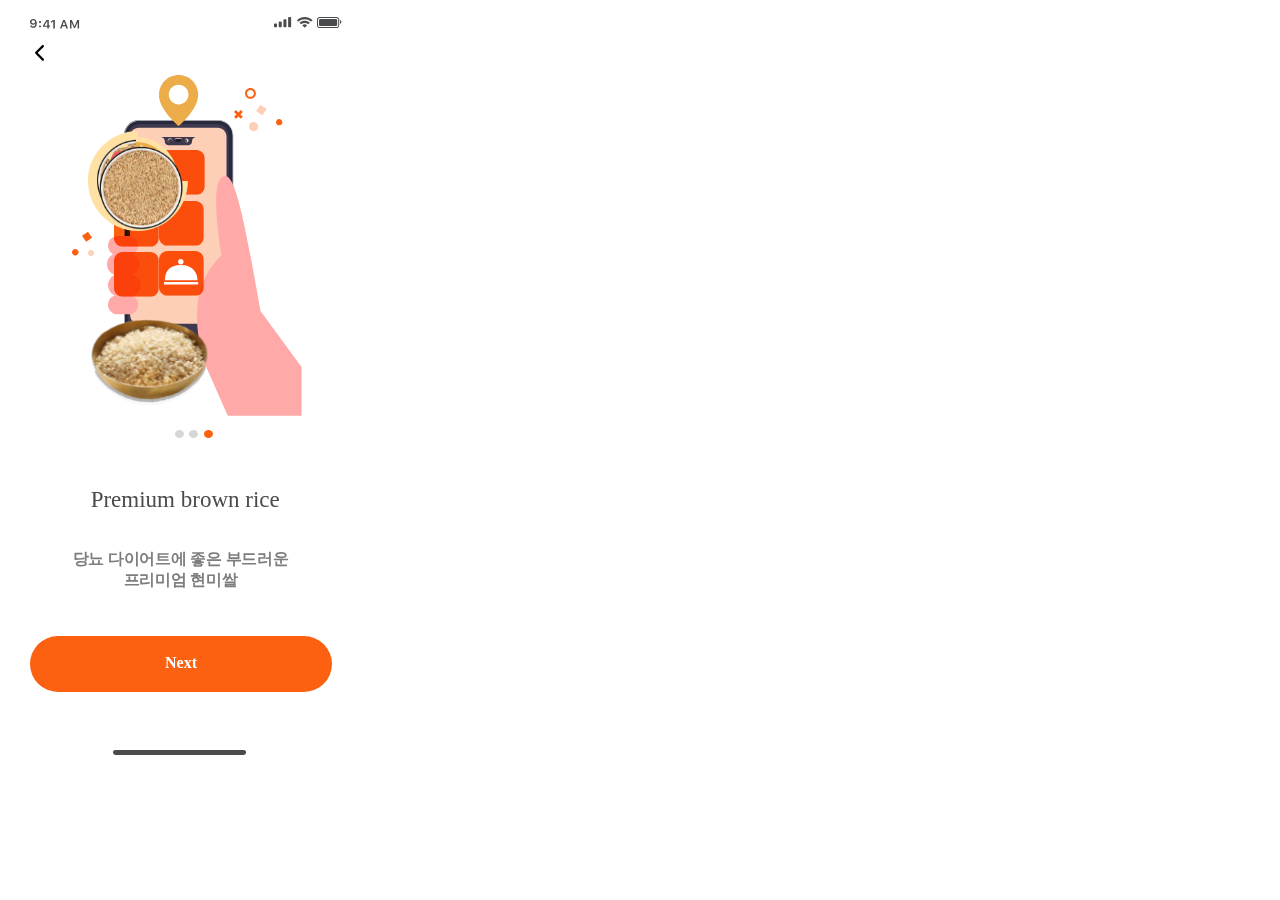
<file: dream_3.html>
<!DOCTYPE html>
<html>
<head>
<meta charset="utf-8"/>
<meta http-equiv="X-UA-Compatible" content="IE=edge"/>
<meta name="viewport" content="width=device-width, initial-scale=1.0">
<title>dream_3</title>
<link rel="stylesheet" type="text/css" id="applicationStylesheet" href="css/dream_3.css"/>
<script id="applicationScript" type="text/javascript" src="js/dream_3.js"></script>
</head>
<body>
<div id="dream_3">
	<div id="Live_Tracking_screen">
		<div id="n_8205">
			<svg class="n_183">
				<rect id="n_183" rx="2.4979801177978516" ry="2.4979801177978516" x="0" y="0" width="133.072" height="4.996">
				</rect>
			</svg>
			<div id="n_____">
				<span>당뇨 다이어트에 좋은 부드러운<br/>프리미엄 현미쌀</span>
			</div>
			<div id="Premium_brown_rice">
				<span>Premium brown rice</span>
			</div>
		</div>
		<div id="Slider_indicators_zj">
			<svg class="n_1_zk">
				<ellipse id="n_1_zk" rx="4.472993850708008" ry="3.9967682361602783" cx="4.472993850708008" cy="3.9967682361602783">
				</ellipse>
			</svg>
			<svg class="n_2_zl">
				<ellipse id="n_2_zl" rx="4.472993850708008" ry="3.9967682361602783" cx="4.472993850708008" cy="3.9967682361602783">
				</ellipse>
			</svg>
			<svg class="n_3_zm">
				<ellipse id="n_3_zm" rx="4.472993850708008" ry="3.9967682361602783" cx="4.472993850708008" cy="3.9967682361602783">
				</ellipse>
			</svg>
		</div>
		<div id="Live_tracking_vector">
			<svg class="n_3135" viewBox="660.143 75.459 8.863 8.861">
				<path id="n_3135" d="M 666.571533203125 79.89564514160156 L 669.00634765625 82.3355712890625 L 667.021240234375 84.32061767578125 L 664.579833984375 81.88715362548828 L 662.1516723632812 84.32061767578125 L 660.1600341796875 82.3355712890625 L 662.5949096679688 79.89564514160156 L 660.1432495117188 77.44418334960938 L 662.12841796875 75.45914459228516 L 664.579833984375 77.91059112548828 L 667.021240234375 75.47585296630859 L 669.00634765625 77.46732330322266 L 666.571533203125 79.89564514160156 Z">
				</path>
			</svg>
			<svg class="n_3136" viewBox="669.648 58.023 10.875 10.875">
				<path id="n_3136" d="M 675.0867919921875 68.89785003662109 C 672.0853881835938 68.89785003662109 669.6481323242188 66.46051025390625 669.6481323242188 63.46300506591797 C 669.6481323242188 60.46547698974609 672.0853881835938 58.02301025390625 675.0867919921875 58.02301025390625 C 678.084228515625 58.02301025390625 680.5228271484375 60.46547698974609 680.5228271484375 63.46300506591797 C 680.5228271484375 66.46051025390625 678.084228515625 68.89785003662109 675.0867919921875 68.89785003662109 M 671.6793212890625 63.46300506591797 C 671.6793212890625 65.34270477294922 673.2070922851562 66.86650848388672 675.0867919921875 66.86650848388672 C 676.9614868164062 66.86650848388672 678.4915771484375 65.34270477294922 678.4915771484375 63.46300506591797 C 678.4915771484375 61.58328247070312 676.9614868164062 60.05432891845703 675.0867919921875 60.05432891845703 C 673.2070922851562 60.05432891845703 671.6793212890625 61.58328247070312 671.6793212890625 63.46300506591797">
				</path>
			</svg>
			<svg class="n_17292">
				<rect id="n_17292" rx="0" ry="0" x="0" y="0" width="7.576" height="7.576">
				</rect>
			</svg>
			<svg class="n_3137" viewBox="672.935 85.128 9.239 9.241">
				<path id="n_3137" d="M 672.93505859375 89.74826049804688 C 672.93505859375 87.19657135009766 675.0023803710938 85.12802124023438 677.555419921875 85.12802124023438 C 680.1057739257812 85.12802124023438 682.1741943359375 87.19657135009766 682.1741943359375 89.74826049804688 C 682.1741943359375 92.29996490478516 680.1057739257812 94.36853790283203 677.555419921875 94.36853790283203 C 675.0023803710938 94.36853790283203 672.93505859375 92.29996490478516 672.93505859375 89.74826049804688">
				</path>
			</svg>
			<svg class="n_3138" viewBox="696.776 82.779 6.315 6.316">
				<path id="n_3138" d="M 696.776123046875 85.93712615966797 C 696.776123046875 84.19359588623047 698.189453125 82.77899169921875 699.9329223632812 82.77899169921875 C 701.6764526367188 82.77899169921875 703.091064453125 84.19359588623047 703.091064453125 85.93712615966797 C 703.091064453125 87.68064117431641 701.6764526367188 89.09524536132812 699.9329223632812 89.09524536132812 C 698.189453125 89.09524536132812 696.776123046875 87.68064117431641 696.776123046875 85.93712615966797">
				</path>
			</svg>
			<svg class="n_3139" viewBox="536.81 195.011 6.029 6.028">
				<path id="n_3139" d="M 536.81005859375 198.0252380371094 C 536.81005859375 196.360107421875 538.1605224609375 195.0110321044922 539.8243408203125 195.0110321044922 C 541.4893798828125 195.0110321044922 542.8385620117188 196.360107421875 542.8385620117188 198.0252380371094 C 542.8385620117188 199.6903991699219 541.4893798828125 201.0394439697266 539.8243408203125 201.0394439697266 C 538.1605224609375 201.0394439697266 536.81005859375 199.6903991699219 536.81005859375 198.0252380371094">
				</path>
			</svg>
			<svg class="n_17293">
				<rect id="n_17293" rx="0" ry="0" x="0" y="0" width="7.226" height="7.226">
				</rect>
			</svg>
			<svg class="n_3140" viewBox="524.25 193.793 6.559 6.56">
				<path id="n_3140" d="M 524.25 197.0731964111328 C 524.25 195.2615814208984 525.7197265625 193.7930145263672 527.5302124023438 193.7930145263672 C 529.3418579101562 193.7930145263672 530.8089599609375 195.2615814208984 530.8089599609375 197.0731964111328 C 530.8089599609375 198.8848114013672 529.3418579101562 200.3533935546875 527.5302124023438 200.3533935546875 C 525.7197265625 200.3533935546875 524.25 198.8848114013672 524.25 197.0731964111328">
				</path>
			</svg>
			<svg class="n_3143" viewBox="570.377 91.395 108.818 226.148">
				<path id="n_3143" d="M 664.0261840820312 91.39501190185547 L 585.5380249023438 91.39501190185547 C 577.20849609375 91.39501190185547 570.3770751953125 98.22646331787109 570.3770751953125 106.5637512207031 L 570.3770751953125 302.3802795410156 C 570.3770751953125 310.7253112792969 577.20849609375 317.5426635742188 585.5380249023438 317.5426635742188 L 664.0261840820312 317.5426635742188 C 672.3634643554688 317.5426635742188 679.19482421875 310.7253112792969 679.19482421875 302.3802795410156 L 679.19482421875 106.5637512207031 C 679.19482421875 98.22646331787109 672.3634643554688 91.39501190185547 664.0261840820312 91.39501190185547 M 664.3280639648438 98.02989196777344 C 669.2078247070312 98.02989196777344 673.194580078125 102.0244522094727 673.194580078125 106.9042510986328 L 673.194580078125 294.5954895019531 C 673.194580078125 299.4765930175781 669.2078247070312 303.462158203125 664.3280639648438 303.462158203125 L 585.592041015625 303.462158203125 C 580.7109375 303.462158203125 576.7177124023438 299.4765930175781 576.7177124023438 294.5954895019531 L 576.7177124023438 106.9042510986328 C 576.7177124023438 102.0244522094727 580.7109375 98.02989196777344 585.592041015625 98.02989196777344 L 664.3280639648438 98.02989196777344 Z">
				</path>
			</svg>
			<svg class="n_3144" viewBox="570.088 91.106 109.552 226.889">
				<path id="n_3144" d="M 664.1071166992188 91.10603332519531 L 585.6204223632812 91.10603332519531 C 577.0557861328125 91.10603332519531 570.088134765625 98.08139801025391 570.088134765625 106.6460952758789 L 570.088134765625 302.4625549316406 C 570.088134765625 311.02734375 577.0557861328125 317.9950561523438 585.6204223632812 317.9950561523438 L 664.1071166992188 317.9950561523438 C 672.671875 317.9950561523438 679.6396484375 311.02734375 679.6396484375 302.4625549316406 L 679.6396484375 106.6460952758789 C 679.6396484375 98.08139801025391 672.671875 91.10603332519531 664.1071166992188 91.10603332519531 M 678.9059448242188 302.4625549316406 C 678.9059448242188 310.6187744140625 672.2633666992188 317.2536010742188 664.1071166992188 317.2536010742188 L 585.6204223632812 317.2536010742188 C 577.46435546875 317.2536010742188 570.8294067382812 310.6187744140625 570.8294067382812 302.4625549316406 L 570.8294067382812 106.6460952758789 C 570.8294067382812 98.48995971679688 577.46435546875 91.84736633300781 585.6204223632812 91.84736633300781 L 664.1071166992188 91.84736633300781 C 672.2633666992188 91.84736633300781 678.9059448242188 98.48995971679688 678.9059448242188 106.6460952758789 L 678.9059448242188 302.4625549316406 Z">
				</path>
			</svg>
			<svg class="n_3145" viewBox="575.311 96.559 96.478 205.432">
				<path id="n_3145" d="M 671.789306640625 105.4333572387695 L 671.789306640625 293.1246337890625 C 671.789306640625 298.0043640136719 667.8012084960938 301.9913330078125 662.922607421875 301.9913330078125 L 584.1854248046875 301.9913330078125 C 579.3056030273438 301.9913330078125 575.31103515625 298.0043640136719 575.31103515625 293.1246337890625 L 575.31103515625 105.4333572387695 C 575.31103515625 100.5535583496094 579.3056030273438 96.55900573730469 584.1854248046875 96.55900573730469 L 662.922607421875 96.55900573730469 C 667.8012084960938 96.55900573730469 671.789306640625 100.5535583496094 671.789306640625 105.4333572387695">
				</path>
			</svg>
			<svg class="n_3146" viewBox="604.559 97.618 4.615 4.614">
				<path id="n_3146" d="M 606.8628540039062 97.61801147460938 C 608.1399536132812 97.61801147460938 609.1741943359375 98.65230560302734 609.1741943359375 99.92814636230469 C 609.1741943359375 101.198844909668 608.1399536132812 102.2318420410156 606.8628540039062 102.2318420410156 C 605.593505859375 102.2318420410156 604.5591430664062 101.198844909668 604.5591430664062 99.92814636230469 C 604.5591430664062 98.65230560302734 605.593505859375 97.61801147460938 606.8628540039062 97.61801147460938">
				</path>
			</svg>
			<svg class="n_3147" viewBox="617.608 97.713 4.131 3.934">
				<path id="n_3147" d="M 621.7388305664062 99.68009948730469 C 621.7388305664062 100.7619171142578 620.8162841796875 101.6471557617188 619.6741943359375 101.6471557617188 C 618.5394897460938 101.6471557617188 617.608154296875 100.7619171142578 617.608154296875 99.68009948730469 C 617.608154296875 98.5982666015625 618.5394897460938 97.71299743652344 619.6741943359375 97.71299743652344 C 620.8162841796875 97.71299743652344 621.7388305664062 98.5982666015625 621.7388305664062 99.68009948730469">
				</path>
			</svg>
			<svg class="n_3148" viewBox="610.213 97.618 6.813 3.455">
				<path id="n_3148" d="M 617.0265502929688 98.76280212402344 L 617.0265502929688 99.92942810058594 C 617.0265502929688 100.5641403198242 616.517822265625 101.0729370117188 615.8818359375 101.0729370117188 L 611.35791015625 101.0729370117188 C 610.7308349609375 101.0729370117188 610.2130737304688 100.5641403198242 610.2130737304688 99.92942810058594 L 610.2130737304688 98.76280212402344 C 610.2130737304688 98.13580322265625 610.7308349609375 97.61801147460938 611.35791015625 97.61801147460938 L 615.8818359375 97.61801147460938 C 616.517822265625 97.61801147460938 617.0265502929688 98.13580322265625 617.0265502929688 98.76280212402344">
				</path>
			</svg>
			<svg class="n_3149" viewBox="599.354 96.561 34.844 8.283">
				<path id="n_3149" d="M 610.6568603515625 100.2305068969727 C 610.6568603515625 98.953369140625 609.6224365234375 97.91909027099609 608.34521484375 97.91909027099609 C 607.0745849609375 97.91909027099609 606.041748046875 98.953369140625 606.041748046875 100.2305068969727 C 606.041748046875 101.4999160766602 607.0745849609375 102.5342178344727 608.34521484375 102.5342178344727 C 609.6224365234375 102.5342178344727 610.6568603515625 101.4999160766602 610.6568603515625 100.2305068969727 M 618.9747924804688 97.91909027099609 L 614.450927734375 97.91909027099609 C 613.8226318359375 97.91909027099609 613.3060913085938 98.43688201904297 613.3060913085938 99.06388092041016 L 613.3060913085938 100.2305068969727 C 613.3060913085938 100.8652191162109 613.8226318359375 101.3740158081055 614.450927734375 101.3740158081055 L 618.9747924804688 101.3740158081055 C 619.6095581054688 101.3740158081055 620.11962890625 100.8652191162109 620.11962890625 100.2305068969727 L 620.11962890625 99.06388092041016 C 620.11962890625 98.43688201904297 619.6095581054688 97.91909027099609 618.9747924804688 97.91909027099609 M 599.3540649414062 96.56100463867188 L 634.1975708007812 96.56100463867188 C 634.1975708007812 96.56100463867188 630.4470825195312 97.21113586425781 630.41748046875 100.7315826416016 C 630.3803100585938 104.2468948364258 627.4276123046875 104.8443450927734 624.7783813476562 104.8443450927734 L 616.775146484375 104.8443450927734 L 608.773193359375 104.8443450927734 C 606.1226196289062 104.8443450927734 603.1699829101562 104.2468948364258 603.1328125 100.7315826416016 C 603.1044921875 97.21113586425781 599.3540649414062 96.56100463867188 599.3540649414062 96.56100463867188 M 624.8734741210938 98.04500579833984 C 623.736328125 98.04500579833984 622.807373046875 98.92382049560547 622.807373046875 100.0082397460938 C 622.807373046875 101.0939102172852 623.736328125 101.9727478027344 624.8734741210938 101.9727478027344 C 626.0181884765625 101.9727478027344 626.940673828125 101.0939102172852 626.940673828125 100.0082397460938 C 626.940673828125 98.92382049560547 626.0181884765625 98.04500579833984 624.8734741210938 98.04500579833984">
				</path>
			</svg>
			<svg class="n_3150" viewBox="573.703 93.609 100.746 200.356">
				<path id="n_3150" d="M 674.4494018554688 105.4719009399414 L 674.4494018554688 293.96484375 L 672.247314453125 293.96484375 L 672.247314453125 106.2736129760742 C 672.247314453125 101.3938140869141 668.2604370117188 97.39927673339844 663.3806762695312 97.39927673339844 L 584.6445922851562 97.39927673339844 C 579.7635498046875 97.39927673339844 575.7689208984375 101.3938140869141 575.7689208984375 106.2736129760742 L 575.7689208984375 293.96484375 L 573.703125 293.96484375 L 573.703125 105.4719009399414 C 573.703125 98.94235992431641 579.0531005859375 93.60902404785156 585.5657958984375 93.60902404785156 L 662.5867309570312 93.60902404785156 C 669.1162109375 93.60902404785156 674.4494018554688 98.94235992431641 674.4494018554688 105.4719009399414">
				</path>
			</svg>
			<svg class="n_3151" viewBox="573.703 249.548 100.746 20.087">
				<path id="n_3151" d="M 674.4494018554688 249.5480194091797 L 674.4494018554688 257.7722473144531 C 674.4494018554688 264.2940368652344 669.1162109375 269.6351623535156 662.5867309570312 269.6351623535156 L 585.5657958984375 269.6351623535156 C 579.0531005859375 269.6351623535156 573.703125 264.2940368652344 573.703125 257.7722473144531 L 573.703125 249.5480194091797 L 575.7689208984375 249.5480194091797 C 575.7689208984375 254.4278259277344 579.7635498046875 258.4147033691406 584.6445922851562 258.4147033691406 L 663.3806762695312 258.4147033691406 C 668.2604370117188 258.4147033691406 672.247314453125 254.4278259277344 672.247314453125 249.5480194091797 L 674.4494018554688 249.5480194091797 Z">
				</path>
			</svg>
			<svg class="n_3152" viewBox="634.557 146.748 104.604 239.803">
				<path id="n_3152" d="M 644.597900390625 339.520751953125 C 644.597900390625 339.520751953125 614.2772216796875 267.2178955078125 659.0164184570312 226.2946929931641 C 659.0164184570312 226.2946929931641 647.1420288085938 157.8078308105469 659.0164184570312 148.2666168212891 C 670.8908081054688 138.7254638671875 678.94677734375 173.07421875 698.0303955078125 281.8470153808594 L 739.1091918945312 337.82470703125 L 739.1618041992188 386.55078125 L 665.3120727539062 386.55078125 L 644.597900390625 339.520751953125 Z">
				</path>
			</svg>
			<svg class="n_3153" viewBox="554.247 183.246 30.11 19.296">
				<path id="n_3153" d="M 574.7092895507812 202.5417175292969 L 563.8948364257812 202.5417175292969 C 558.5885009765625 202.5417175292969 554.2471313476562 198.2002410888672 554.2471313476562 192.8938751220703 C 554.2471313476562 187.5875244140625 558.5885009765625 183.2460479736328 563.8948364257812 183.2460479736328 L 574.7092895507812 183.2460479736328 C 580.0156860351562 183.2460479736328 584.3570556640625 187.5875244140625 584.3570556640625 192.8938751220703 C 584.3570556640625 198.2002410888672 580.0156860351562 202.5417175292969 574.7092895507812 202.5417175292969">
				</path>
			</svg>
			<svg class="n_3154" viewBox="551.772 198.264 32.865 22.581">
				<path id="n_3154" d="M 573.3458251953125 220.8450012207031 L 563.0619506835938 220.8450012207031 C 556.852294921875 220.8450012207031 551.7720947265625 215.7647399902344 551.7720947265625 209.5538482666016 C 551.7720947265625 203.3442840576172 556.852294921875 198.2640380859375 563.0619506835938 198.2640380859375 L 573.3458251953125 198.2640380859375 C 579.555419921875 198.2640380859375 584.636962890625 203.3442840576172 584.636962890625 209.5538482666016 C 584.636962890625 215.7647399902344 579.555419921875 220.8450012207031 573.3458251953125 220.8450012207031">
				</path>
			</svg>
			<svg class="n_3155" viewBox="552.102 215.839 32.866 22.582">
				<path id="n_3155" d="M 573.677001953125 238.4212188720703 L 563.393310546875 238.4212188720703 C 557.1836547851562 238.4212188720703 552.1022338867188 233.3397216796875 552.1022338867188 227.130126953125 C 552.1022338867188 220.9205169677734 557.1836547851562 215.8389892578125 563.393310546875 215.8389892578125 L 573.677001953125 215.8389892578125 C 579.8866577148438 215.8389892578125 584.9681396484375 220.9205169677734 584.9681396484375 227.130126953125 C 584.9681396484375 233.3397216796875 579.8866577148438 238.4212188720703 573.677001953125 238.4212188720703">
				</path>
			</svg>
			<svg class="n_3156" viewBox="554.619 233.414 30.109 19.296">
				<path id="n_3156" d="M 575.080078125 252.7097015380859 L 564.2669067382812 252.7097015380859 C 558.9605102539062 252.7097015380859 554.619140625 248.3682098388672 554.619140625 243.0618438720703 C 554.619140625 237.7554626464844 558.9605102539062 233.4140014648438 564.2669067382812 233.4140014648438 L 575.080078125 233.4140014648438 C 580.3863525390625 233.4140014648438 584.727783203125 237.7554626464844 584.727783203125 243.0618438720703 C 584.727783203125 248.3682098388672 580.3863525390625 252.7097015380859 575.080078125 252.7097015380859">
				</path>
			</svg>
			<div id="n_2190">
				<div id="n_2189">
					<img id="n__2188" src="png/n__2188.png" srcset="png/n__2188.png 1x">
						
					</svg>
				</div>
			</div>
			<div id="n_2193">
				<div id="n_2192">
					<img id="n_2191" src="png/n_2191.png" srcset="png/n_2191.png 1x">
						
					</svg>
				</div>
			</div>
			<div id="n_2196">
				<div id="n_2195">
					<img id="n_2194" src="png/n_2194.png" srcset="png/n_2194.png 1x">
						
					</svg>
				</div>
			</div>
			<div id="n_2199">
				<div id="n_2198">
					<img id="n_2197" src="png/n_2197.png" srcset="png/n_2197.png 1x">
						
					</svg>
				</div>
			</div>
			<div id="n_2205">
				<div id="n_2204">
					<img id="n_2203" src="png/n_2203.png" srcset="png/n_2203.png 1x">
						
					</svg>
				</div>
			</div>
			<svg class="n_17300">
				<rect id="n_17300" rx="0" ry="0" x="0" y="0" width="34.214" height="2.514">
				</rect>
			</svg>
			<svg class="n_3163" viewBox="612.97 202.31 5.585 5.576">
				<path id="n_3163" d="M 612.9700927734375 205.0968322753906 C 612.9700927734375 203.562744140625 614.2306518554688 202.3100433349609 615.7672119140625 202.3100433349609 C 617.3115844726562 202.3100433349609 618.555419921875 203.562744140625 618.555419921875 205.0968322753906 C 618.555419921875 206.6425170898438 617.3115844726562 207.88623046875 615.7672119140625 207.88623046875 C 614.2306518554688 207.88623046875 612.9700927734375 206.6425170898438 612.9700927734375 205.0968322753906">
				</path>
			</svg>
			<svg class="n_3164" viewBox="602.97 207.907 32.463 15.249">
				<path id="n_3164" d="M 635.4238891601562 223.1555023193359 L 602.9921264648438 223.1555023193359 C 602.9921264648438 223.1555023193359 601.6854248046875 207.4419860839844 618.98828125 207.9173431396484 C 629.3916015625 208.2013092041016 633.230712890625 213.6310577392578 634.6286010742188 217.9275054931641 C 635.5704956054688 220.7875823974609 635.4238891601562 223.1555023193359 635.4238891601562 223.1555023193359">
				</path>
			</svg>
			<svg class="n_3185" viewBox="597.65 48.225 39.22 51.156">
				<path id="n_3185" d="M 636.8682250976562 67.80589294433594 C 637.10595703125 82.87699127197266 617.2989501953125 99.38069915771484 617.2989501953125 99.38069915771484 C 595.4362182617188 79.87819671630859 597.7180786132812 67.80589294433594 597.7180786132812 67.80589294433594 C 597.7180786132812 56.99272155761719 606.4857177734375 48.22500610351562 617.2989501953125 48.22500610351562 C 628.11083984375 48.22500610351562 636.8682250976562 56.99272155761719 636.8682250976562 67.80589294433594 M 627.1690063476562 67.80589294433594 C 627.1690063476562 62.35433197021484 622.751708984375 57.93578720092773 617.2989501953125 57.93578720092773 C 611.847412109375 57.93578720092773 607.4301147460938 62.35433197021484 607.4301147460938 67.80589294433594 C 607.4301147460938 73.24585723876953 611.847412109375 77.66442108154297 617.2989501953125 77.66442108154297 C 622.751708984375 77.66442108154297 627.1690063476562 73.24585723876953 627.1690063476562 67.80589294433594">
				</path>
			</svg>
			<svg class="n_3186" viewBox="536.574 96.476 99.909 99.908">
				<path id="n_3186" d="M 636.4827880859375 146.430419921875 C 636.4827880859375 174.0055236816406 614.1267700195312 196.3835296630859 586.528564453125 196.3835296630859 C 558.9328002929688 196.3835296630859 536.5740966796875 174.0055236816406 536.5740966796875 146.430419921875 C 536.5740966796875 118.8334045410156 558.9328002929688 96.47601318359375 586.528564453125 96.47601318359375 L 586.528564453125 146.430419921875 L 636.4827880859375 146.430419921875 Z">
				</path>
			</svg>
			<img id="image" src="png/image.png" srcset="png/image.png 1x">
				
			<svg class="n_3188" viewBox="557.486 111.965 14.529 14.528">
				<path id="n_3188" d="M 572.014892578125 119.2281723022461 C 572.014892578125 123.24072265625 568.7628784179688 126.4926528930664 564.7504272460938 126.4926528930664 C 560.7391967773438 126.4926528930664 557.48583984375 123.24072265625 557.48583984375 119.2281723022461 C 557.48583984375 115.2169418334961 560.7391967773438 111.9650115966797 564.7504272460938 111.9650115966797 C 568.7628784179688 111.9650115966797 572.014892578125 115.2169418334961 572.014892578125 119.2281723022461">
				</path>
			</svg>
			<svg class="n_3189" viewBox="551.368 142.439 13.433 13.434">
				<path id="n_3189" d="M 564.8009643554688 149.1561431884766 C 564.8009643554688 152.8654479980469 561.7944946289062 155.8732299804688 558.0839233398438 155.8732299804688 C 554.3757934570312 155.8732299804688 551.3681030273438 152.8654479980469 551.3681030273438 149.1561431884766 C 551.3681030273438 145.4468231201172 554.3757934570312 142.4390106201172 558.0839233398438 142.4390106201172 C 561.7944946289062 142.4390106201172 564.8009643554688 145.4468231201172 564.8009643554688 149.1561431884766">
				</path>
			</svg>
			<svg class="n_3190" viewBox="563.14 136.514 6.418 6.419">
				<path id="n_3190" d="M 569.5577392578125 139.7235107421875 C 569.5577392578125 141.4953155517578 568.1214599609375 142.9330444335938 566.3495483398438 142.9330444335938 C 564.5764770507812 142.9330444335938 563.1401977539062 141.4953155517578 563.1401977539062 139.7235107421875 C 563.1401977539062 137.9517364501953 564.5764770507812 136.5140075683594 566.3495483398438 136.5140075683594 C 568.1214599609375 136.5140075683594 569.5577392578125 137.9517364501953 569.5577392578125 139.7235107421875">
				</path>
			</svg>
			<svg class="n_3191" viewBox="564.844 150.687 9.104 9.104">
				<path id="n_3191" d="M 573.9483032226562 155.2391815185547 C 573.9483032226562 157.7535858154297 571.91064453125 159.7913665771484 569.3963012695312 159.7913665771484 C 566.8818359375 159.7913665771484 564.843994140625 157.7535858154297 564.843994140625 155.2391815185547 C 564.843994140625 152.7247619628906 566.8818359375 150.6870269775391 569.3963012695312 150.6870269775391 C 571.91064453125 150.6870269775391 573.9483032226562 152.7247619628906 573.9483032226562 155.2391815185547">
				</path>
			</svg>
			<svg class="n_3192" viewBox="580.642 141.51 8.955 8.955">
				<path id="n_3192" d="M 589.5974731445312 145.9876708984375 C 589.5974731445312 148.4609680175781 587.5930786132812 150.46533203125 585.1209716796875 150.46533203125 C 582.6476440429688 150.46533203125 580.64208984375 148.4609680175781 580.64208984375 145.9876708984375 C 580.64208984375 143.5143737792969 582.6476440429688 141.510009765625 585.1209716796875 141.510009765625 C 587.5930786132812 141.510009765625 589.5974731445312 143.5143737792969 589.5974731445312 145.9876708984375">
				</path>
			</svg>
			<svg class="n_3193" viewBox="592.375 144.529 7.911 7.912">
				<path id="n_3193" d="M 600.2857666015625 148.4850311279297 C 600.2857666015625 150.6692352294922 598.5151977539062 152.4410247802734 596.3309936523438 152.4410247802734 C 594.1468505859375 152.4410247802734 592.375 150.6692352294922 592.375 148.4850311279297 C 592.375 146.30078125 594.1468505859375 144.5289916992188 596.3309936523438 144.5289916992188 C 598.5151977539062 144.5289916992188 600.2857666015625 146.30078125 600.2857666015625 148.4850311279297">
				</path>
			</svg>
			<svg class="n_3194" viewBox="578.552 100.298 41.789 41.789">
				<path id="n_3194" d="M 620.3414306640625 142.0872650146484 L 578.5521240234375 142.0872650146484 L 578.5521240234375 100.2980117797852 C 601.637939453125 100.2980117797852 620.3414306640625 119.0000610351562 620.3414306640625 142.0872650146484">
				</path>
			</svg>
			<svg class="n_3195" viewBox="578.552 104.982 35.772 35.771">
				<path id="n_3195" d="M 614.3244018554688 140.7531127929688 L 578.5521240234375 140.7531127929688 L 578.5521240234375 104.9820251464844 C 598.3154907226562 104.9820251464844 614.3244018554688 120.9897766113281 614.3244018554688 140.7531127929688">
				</path>
			</svg>
			<svg class="n_3196" viewBox="585.16 111.829 10.988 10.987">
				<path id="n_3196" d="M 596.1480102539062 117.3216857910156 C 596.1480102539062 120.3564529418945 593.6889038085938 122.8156356811523 590.6553955078125 122.8156356811523 C 587.6193237304688 122.8156356811523 585.1600952148438 120.3564529418945 585.1600952148438 117.3216857910156 C 585.1600952148438 114.2868957519531 587.6193237304688 111.8290100097656 590.6553955078125 111.8290100097656 C 593.6889038085938 111.8290100097656 596.1480102539062 114.2868957519531 596.1480102539062 117.3216857910156">
				</path>
			</svg>
			<svg class="n_3197" viewBox="581.272 122.713 8.159 8.157">
				<path id="n_3197" d="M 589.4308471679688 126.7910919189453 C 589.4308471679688 129.0434112548828 587.6038818359375 130.8704223632812 585.3515625 130.8704223632812 C 583.0991821289062 130.8704223632812 581.2720947265625 129.0434112548828 581.2720947265625 126.7910919189453 C 581.2720947265625 124.5387344360352 583.0991821289062 122.7130126953125 585.3515625 122.7130126953125 C 587.6038818359375 122.7130126953125 589.4308471679688 124.5387344360352 589.4308471679688 126.7910919189453">
				</path>
			</svg>
			<svg class="n_3198" viewBox="594.814 126.697 6.076 6.077">
				<path id="n_3198" d="M 600.8901977539062 129.7356567382812 C 600.8901977539062 131.4136199951172 599.5294799804688 132.7742614746094 597.8528442382812 132.7742614746094 C 596.1735229492188 132.7742614746094 594.8141479492188 131.4136199951172 594.8141479492188 129.7356567382812 C 594.8141479492188 128.0576477050781 596.1735229492188 126.6969985961914 597.8528442382812 126.6969985961914 C 599.5294799804688 126.6969985961914 600.8901977539062 128.0576477050781 600.8901977539062 129.7356567382812">
				</path>
			</svg>
			<svg class="n_3199" viewBox="550.035 123.18 9.272 9.546">
				<path id="n_3199" d="M 558.7990112304688 130.1438598632812 C 556.6725463867188 127.9377746582031 554.5474853515625 125.7304534912109 552.42236328125 123.5243988037109 C 551.8878784179688 122.9706192016602 550.8098754882812 123.1235427856445 550.3639526367188 123.7042694091797 C 549.837158203125 124.3865127563477 549.97607421875 125.1728286743164 550.5426025390625 125.762580871582 C 552.6677856445312 127.968620300293 554.7953491210938 130.1759796142578 556.9192504882812 132.3820343017578 C 557.4512329101562 132.9345245361328 558.5318603515625 132.7829132080078 558.9774780273438 132.2021636962891 C 559.5031127929688 131.5199279785156 559.3656005859375 130.7335968017578 558.7990112304688 130.1438598632812">
				</path>
			</svg>
			<svg class="n_3200" viewBox="546.694 133.722 8.75 6.668">
				<path id="n_3200" d="M 555.177978515625 134.3259124755859 C 554.6755981445312 133.6796264648438 553.8289184570312 133.5331878662109 553.1414794921875 133.9777374267578 L 547.3070678710938 137.75 C 546.6646728515625 138.1650085449219 546.4898681640625 139.1813049316406 546.9601440429688 139.7864685058594 C 547.4613037109375 140.4327545166016 548.3079833984375 140.5779113769531 548.9952392578125 140.1346740722656 C 550.940673828125 138.8768005371094 552.8858032226562 137.6189575195312 554.8297729492188 136.3623809814453 C 555.4722900390625 135.9473724365234 555.64697265625 134.9310607910156 555.177978515625 134.3259124755859">
				</path>
			</svg>
			<svg class="n_3201" viewBox="560.014 125.696 4.411 10.352">
				<path id="n_3201" d="M 563.2273559570312 125.7114181518555 C 562.4331665039062 125.6022262573242 561.6868286132812 126.0827484130859 561.526123046875 126.8844985961914 C 561.0303955078125 129.3667755126953 560.5343017578125 131.8490600585938 560.03955078125 134.3300628662109 C 559.8880004882812 135.0804443359375 560.4379272460938 135.9258422851562 561.2128295898438 136.0324859619141 C 562.0068969726562 136.1416931152344 562.7530517578125 135.6611328125 562.913818359375 134.8594360351562 C 563.40966796875 132.3771362304688 563.9044189453125 129.8948364257812 564.4003295898438 127.4125518798828 C 564.5494995117188 126.6634902954102 564.0008544921875 125.8180465698242 563.2273559570312 125.7114181518555">
				</path>
			</svg>
			<svg class="n_3202" viewBox="565.228 129.071 9.152 4.492">
				<path id="n_3202" d="M 574.2875366210938 129.9962310791016 C 573.953369140625 129.2060546875 573.203125 128.9298400878906 572.4077758789062 129.1366729736328 C 570.3314819335938 129.6763458251953 568.2564086914062 130.2159576416016 566.178955078125 130.7568359375 C 565.4375 130.9496002197266 565.0341796875 131.9607543945312 565.320556640625 132.6352691650391 C 565.6533813476562 133.4254760742188 566.40380859375 133.7029724121094 567.198974609375 133.4961242675781 C 569.2753295898438 132.9552154541016 571.3516845703125 132.4155883789062 573.4279174804688 131.8759460449219 C 574.1692504882812 131.6819610595703 574.5740966796875 130.6720581054688 574.2875366210938 129.9962310791016">
				</path>
			</svg>
			<svg class="n_3203" viewBox="570.394 111.662 3.186 8.888">
				<path id="n_3203" d="M 573.306884765625 113.0007629394531 C 573.2720947265625 112.2362823486328 572.484619140625 111.5720291137695 571.7251586914062 111.672248840332 C 570.9119262695312 111.780158996582 570.3594360351562 112.4367141723633 570.3955078125 113.2551498413086 L 570.6666259765625 119.2116546630859 C 570.7024536132812 119.9761199951172 571.4901733398438 120.6416702270508 572.2494506835938 120.5401611328125 C 573.0628051757812 120.4322509765625 573.615234375 119.7756958007812 573.5780029296875 118.9572525024414 L 573.306884765625 113.0007629394531 Z">
				</path>
			</svg>
			<svg class="n_3204" viewBox="564.173 106.28 7.802 3.9">
				<path id="n_3204" d="M 570.3838500976562 106.3005905151367 C 568.7584228515625 106.6166687011719 567.1356811523438 106.932731628418 565.5103759765625 107.2474975585938 C 565.1172485351562 107.3246154785156 564.7859497070312 107.4479522705078 564.5186157226562 107.7640151977539 C 564.28857421875 108.0389785766602 564.1343994140625 108.4693832397461 564.1819458007812 108.8304290771484 C 564.2770385742188 109.5486526489258 564.9617919921875 110.3156890869141 565.7647094726562 110.1589584350586 C 567.3900146484375 109.8428726196289 569.0142211914062 109.5268096923828 570.63818359375 109.2120132446289 C 571.0313110351562 109.1349334716797 571.3640747070312 109.011589050293 571.6301879882812 108.6955184936523 C 571.8600463867188 108.4205780029297 572.015625 107.9888458251953 571.9653930664062 107.6291198730469 C 571.8717651367188 106.910888671875 571.1868286132812 106.1438446044922 570.3838500976562 106.3005905151367">
				</path>
			</svg>
			<svg class="n_3205" viewBox="552.269 112.94 4.784 7.622">
				<path id="n_3205" d="M 556.2378540039062 113.0621719360352 C 555.5440673828125 112.7692260742188 554.59716796875 113.0017776489258 554.292724609375 113.7585525512695 C 553.6578369140625 115.3376083374023 553.0233154296875 116.9153900146484 552.3884887695312 118.4931640625 C 552.103271484375 119.2011032104492 552.3282470703125 120.1210632324219 553.0848999023438 120.439697265625 C 553.7787475585938 120.7313461303711 554.7257080078125 120.5000610351562 555.0314331054688 119.7433166503906 C 555.6661987304688 118.1642456054688 556.299560546875 116.5864715576172 556.934326171875 115.0074157714844 C 557.2194213867188 114.2994537353516 556.9946899414062 113.3808059692383 556.2378540039062 113.0621719360352">
				</path>
			</svg>
			<svg class="n_3206" viewBox="546.964 143.908 4.027 9.432">
				<path id="n_3206" d="M 549.8911743164062 145.2481079101562 C 549.76513671875 144.4964904785156 549.1329956054688 143.8103485107422 548.3082275390625 143.9195861816406 C 547.5732421875 144.0172271728516 546.8460083007812 144.6956024169922 546.9796752929688 145.5025024414062 C 547.3421020507812 147.6687316894531 547.7018432617188 149.8349609375 548.0628051757812 151.9998931884766 C 548.1886596679688 152.7528076171875 548.82080078125 153.4389343261719 549.6469116210938 153.3284301757812 C 550.380615234375 153.2307739257812 551.1078491210938 152.5536499023438 550.9742431640625 151.7454986572266 C 550.6132202148438 149.5805511474609 550.2521362304688 147.414306640625 549.8911743164062 145.2481079101562">
				</path>
			</svg>
			<svg class="n_3207" viewBox="565.325 142.492 9.562 4.451">
				<path id="n_3207" d="M 573.296142578125 142.5175933837891 C 571.0836791992188 143.0148315429688 568.87353515625 143.5107879638672 566.6625366210938 144.0067596435547 C 566.2643432617188 144.0966491699219 565.9429931640625 144.1981811523438 565.6693115234375 144.5232238769531 C 565.440673828125 144.7981872558594 565.286376953125 145.2286224365234 565.3339233398438 145.5896606445312 C 565.426513671875 146.2885894775391 566.1177978515625 147.0967712402344 566.9169921875 146.9181518554688 C 569.1280517578125 146.4222106933594 571.33935546875 145.9250030517578 573.5505981445312 145.4290618896484 C 573.9476318359375 145.339111328125 574.268798828125 145.2376098632812 574.54248046875 144.9125671386719 C 574.7723999023438 144.6375885009766 574.9265747070312 144.2071533203125 574.8778076171875 143.8461303710938 C 574.78515625 143.1471710205078 574.093994140625 142.3390350341797 573.296142578125 142.5175933837891">
				</path>
			</svg>
			<svg class="n_3208" viewBox="575.305 138.534 4.161 10.38">
				<path id="n_3208" d="M 578.2320556640625 139.8740692138672 C 578.1087036132812 139.1211547851562 577.4725952148438 138.4363250732422 576.650390625 138.5455474853516 C 575.9114990234375 138.6432037353516 575.1895141601562 139.3203125 575.3204956054688 140.1284637451172 C 575.7277221679688 142.6107940673828 576.1326293945312 145.0930786132812 576.5399780273438 147.5740814208984 C 576.6619262695312 148.3270111083984 577.2979736328125 149.0118103027344 578.1226806640625 148.9026336669922 C 578.8590698242188 148.8049468994141 579.5823364257812 148.1278686523438 579.4500122070312 147.3196716308594 C 579.0441284179688 144.8374328613281 578.63818359375 142.3563690185547 578.2320556640625 139.8740692138672">
				</path>
			</svg>
			<svg class="n_3209" viewBox="573.547 149.304 11.299 5.545">
				<path id="n_3209" d="M 583.6548461914062 151.9302368164062 L 575.2648315429688 149.3477172851562 C 574.5325927734375 149.1228485107422 573.662841796875 149.8025207519531 573.5638427734375 150.5207672119141 C 573.4456787109375 151.3828887939453 573.9518432617188 151.9816284179688 574.7369995117188 152.2231597900391 L 583.1268310546875 154.8044128417969 C 583.8592529296875 155.0305480957031 584.7302856445312 154.3508605957031 584.8280639648438 153.63134765625 C 584.9474487304688 152.7705078125 584.4400024414062 152.1717987060547 583.6548461914062 151.9302368164062">
				</path>
			</svg>
			<svg class="n_3210" viewBox="589.694 138.239 4.938 8.836">
				<path id="n_3210" d="M 594.5482788085938 139.1691284179688 C 594.4248657226562 138.8402252197266 594.1320190429688 138.4971618652344 593.8031005859375 138.3584136962891 C 593.1414184570312 138.0795745849609 592.119873046875 138.2825469970703 591.8565673828125 139.0547637939453 L 589.8265991210938 145.0099639892578 C 589.6954956054688 145.3954315185547 589.6312255859375 145.7487182617188 589.7776489257812 146.1457824707031 C 589.9009399414062 146.4747161865234 590.1927490234375 146.8177642822266 590.5228881835938 146.9564819335938 C 591.1846313476562 147.2353057861328 592.2059326171875 147.0322875976562 592.46826171875 146.2601165771484 L 594.4993896484375 140.3036193847656 C 594.629150390625 139.9181518554688 594.6947631835938 139.5661163330078 594.5482788085938 139.1691284179688">
				</path>
			</svg>
			<svg class="n_3211" viewBox="597.467 138.552 7.784 4.431">
				<path id="n_3211" d="M 604.98828125 140.6680450439453 C 604.7417602539062 140.3481140136719 604.44482421875 140.1926574707031 604.0606689453125 140.0757446289062 C 602.4367065429688 139.5784912109375 600.8114013671875 139.0825347900391 599.1860961914062 138.5853118896484 C 598.8495483398438 138.4825592041016 598.3534545898438 138.6354370117188 598.0785522460938 138.8307342529297 C 597.7919921875 139.0337219238281 597.5337524414062 139.4050445556641 597.4849243164062 139.7583770751953 C 597.43359375 140.1387176513672 597.4888305664062 140.5562591552734 597.7317504882812 140.8672027587891 C 597.9783325195312 141.1871032714844 598.2738647460938 141.3425903320312 598.6580200195312 141.4607849121094 C 600.2832641601562 141.9567413330078 601.9086303710938 142.4539794921875 603.5326538085938 142.9499359130859 C 603.8706665039062 143.0526885986328 604.3665771484375 142.8998260498047 604.6402587890625 142.7044982910156 C 604.9268188476562 142.5015411376953 605.1849975585938 142.1301727294922 605.23388671875 141.7768402099609 C 605.28515625 141.3965454101562 605.22998046875 140.9802551269531 604.98828125 140.6680450439453">
				</path>
			</svg>
			<svg class="n_3212" viewBox="596.944 149.395 6.576 8.178">
				<path id="n_3212" d="M 602.99951171875 149.7252349853516 C 602.4200439453125 149.2794036865234 601.4063720703125 149.2344207763672 600.9398803710938 149.9051208496094 L 597.285888671875 155.185791015625 C 597.059814453125 155.5108795166016 596.91455078125 155.8423461914062 596.9492797851562 156.252197265625 C 596.9800415039062 156.6081237792969 597.1766967773438 157.0205535888672 597.4657592773438 157.2440795898438 C 598.0465087890625 157.6886596679688 599.0602416992188 157.7336120605469 599.5241088867188 157.0629577636719 L 603.1793823242188 151.7835540771484 C 603.4042358398438 151.4571990966797 603.552001953125 151.1269989013672 603.5147705078125 150.7171325683594 C 603.48388671875 150.3599395751953 603.2886352539062 149.9474945068359 602.99951171875 149.7252349853516">
				</path>
			</svg>
			<svg class="n_3213" viewBox="589.161 152.128 4.237 8.876">
				<path id="n_3213" d="M 593.326416015625 159.0340728759766 C 592.8741455078125 157.0489807128906 592.4231567382812 155.0626525878906 591.9722290039062 153.0775909423828 C 591.8976440429688 152.7473754882812 591.5173950195312 152.4030456542969 591.22705078125 152.2655487060547 C 590.8994140625 152.1113739013672 590.43310546875 152.0740966796875 590.0924072265625 152.218017578125 C 589.7506713867188 152.3619384765625 589.4307861328125 152.6099090576172 589.2817993164062 152.9618988037109 C 589.11865234375 153.3512268066406 589.1404418945312 153.6904144287109 589.2328491210938 154.096435546875 L 590.5872192382812 160.0529174804688 C 590.6629638671875 160.3831024169922 591.0432739257812 160.7274932861328 591.3323364257812 160.8649749755859 C 591.6600952148438 161.0191345214844 592.1264038085938 161.0576934814453 592.4669799804688 160.9124908447266 C 592.80859375 160.7686157226562 593.1298217773438 160.5206451416016 593.277587890625 160.1685638427734 C 593.4420166015625 159.7805328369141 593.4189453125 159.4400634765625 593.326416015625 159.0340728759766">
				</path>
			</svg>
			<svg class="n_3214" viewBox="577.977 156.586 10.107 3.584">
				<path id="n_3214" d="M 586.4917602539062 156.5924072265625 C 584.099365234375 156.8121032714844 581.70703125 157.0330810546875 579.3146362304688 157.2540893554688 C 578.5540771484375 157.3234710693359 577.8833618164062 158.0519714355469 577.987548828125 158.8370208740234 C 578.0914916992188 159.6194763183594 578.75439453125 160.2400360107422 579.5690307617188 160.1642456054688 C 581.9625854492188 159.9445495605469 584.3538208007812 159.7235412597656 586.7461547851562 159.5038146972656 C 587.5067138671875 159.4331817626953 588.1774291992188 158.7059478759766 588.0733642578125 157.9209136962891 C 587.9694213867188 157.1384887695312 587.3076171875 156.5165863037109 586.4917602539062 156.5924072265625">
				</path>
			</svg>
			<svg class="n_3215" viewBox="579.138 160.87 8.472 7.395">
				<path id="n_3215" d="M 587.341796875 161.4893341064453 C 586.8818969726562 160.8957214355469 585.9412841796875 160.6297607421875 585.3040771484375 161.1411437988281 C 583.455078125 162.6302642822266 581.6038208007812 164.119384765625 579.7547607421875 165.6098022460938 C 579.1599731445312 166.0877380371094 578.9016723632812 166.9961242675781 579.4053955078125 167.6462554931641 C 579.867919921875 168.2398529052734 580.8057250976562 168.5058288574219 581.4430541992188 167.9931488037109 C 583.2932739257812 166.5053253173828 585.1434936523438 165.0162048339844 586.99365234375 163.5258026123047 C 587.587158203125 163.0478515625 587.8466796875 162.1394653320312 587.341796875 161.4893341064453">
				</path>
			</svg>
			<svg class="n_3216" viewBox="568.677 159.423 7.532 7.793">
				<path id="n_3216" d="M 575.6844482421875 164.6356811523438 C 574.150390625 163.012939453125 572.6150512695312 161.3876190185547 571.0808715820312 159.7635650634766 C 570.8407592773438 159.5091857910156 570.3460693359375 159.3986968994141 570.0145263671875 159.4269561767578 C 569.6585083007812 159.4591064453125 569.2449951171875 159.6543731689453 569.0226440429688 159.9434814453125 C 568.7925415039062 160.2428283691406 568.6358642578125 160.6231536865234 568.6871948242188 161.0098724365234 C 568.7412109375 161.41845703125 568.9223022460938 161.7050018310547 569.2024536132812 162.0017547607422 C 570.7366333007812 163.6258087158203 572.27197265625 165.2511291503906 573.8060302734375 166.8751983642578 C 574.0462646484375 167.1282501220703 574.542236328125 167.2400207519531 574.8724975585938 167.2117767333984 C 575.2295532226562 167.1796722412109 575.6421508789062 166.9843597412109 575.8643798828125 166.6952362060547 C 576.0943603515625 166.3959045410156 576.2511596679688 166.0155944824219 576.19970703125 165.6288604736328 C 576.1456909179688 165.2202606201172 575.9658203125 164.9337768554688 575.6844482421875 164.6356811523438">
				</path>
			</svg>
			<svg class="n_3217" viewBox="557.538 158.581 9.974 4.015">
				<path id="n_3217" d="M 565.9176635742188 158.5951232910156 C 563.5716552734375 158.9535980224609 561.2242431640625 159.3133697509766 558.8780517578125 159.6705627441406 C 558.1239013671875 159.7861633300781 557.4402465820312 160.4362640380859 557.5494995117188 161.2534332275391 C 557.647216796875 161.9973907470703 558.3230590820312 162.705322265625 559.1323852539062 162.5820007324219 C 561.4786376953125 162.2234954833984 563.825927734375 161.8650360107422 566.1720581054688 161.5065612792969 C 566.9263305664062 161.3909301757812 567.6085205078125 160.7408294677734 567.5005493164062 159.9236755371094 C 567.4017944335938 159.1797332763672 566.7271118164062 158.4718017578125 565.9176635742188 158.5951232910156">
				</path>
			</svg>
			<svg class="n_3218" viewBox="551.754 153.647 9.919 5.147">
				<path id="n_3218" d="M 560.8583374023438 156.0483551025391 C 558.5121459960938 155.2826080322266 556.1648559570312 154.5168304443359 553.81884765625 153.749755859375 C 553.0941162109375 153.5146789550781 552.204833984375 153.6572570800781 551.8722534179688 154.4461517333984 C 551.5972290039062 155.1001586914062 551.7926025390625 156.1395874023438 552.5685424804688 156.3926696777344 C 554.9160766601562 157.1584625244141 557.2621459960938 157.9242095947266 559.6095581054688 158.6899719238281 C 560.3341674804688 158.9263610839844 561.2218627929688 158.7837829589844 561.5547485351562 157.9935913085938 C 561.830810546875 157.3409118652344 561.63427734375 156.3014678955078 560.8583374023438 156.0483551025391">
				</path>
			</svg>
			<svg class="n_3219" viewBox="589.578 122.213 4.708 9.406">
				<path id="n_3219" d="M 593.0755004882812 122.2297134399414 C 592.2378540039062 122.1140747070312 591.5889892578125 122.6113128662109 591.37451171875 123.4027938842773 C 590.78857421875 125.5689926147461 590.2013549804688 127.7352294921875 589.6155395507812 129.9014434814453 C 589.413818359375 130.6402282714844 590.051025390625 131.5010681152344 590.78857421875 131.6025848388672 C 591.626220703125 131.7182159423828 592.2750854492188 131.2209930419922 592.4896240234375 130.4295196533203 C 593.0755004882812 128.2632751464844 593.66259765625 126.097053527832 594.24853515625 123.9308547973633 C 594.4489135742188 123.1933517456055 593.81298828125 122.3312301635742 593.0755004882812 122.2297134399414">
				</path>
			</svg>
			<svg class="n_3220" viewBox="595.579 122.102 6.837 3.308">
				<path id="n_3220" d="M 602.1536254882812 123.1144866943359 C 601.9300537109375 122.8279876708984 601.599853515625 122.5607223510742 601.2246704101562 122.5221786499023 C 599.9166870117188 122.3859786987305 598.6074829101562 122.2510833740234 597.2994995117188 122.1148834228516 C 596.9036254882812 122.0737762451172 596.5234375 122.1238784790039 596.189453125 122.3602905273438 C 595.904052734375 122.5633087158203 595.6470336914062 122.9346160888672 595.5971069335938 123.2879486083984 C 595.5443115234375 123.6682510375977 595.5995483398438 124.0845565795898 595.842529296875 124.3967590332031 C 596.0660400390625 124.6845703125 596.3963012695312 124.9505386352539 596.7714233398438 124.9890823364258 C 598.0794067382812 125.1252746582031 599.3885498046875 125.2601623535156 600.6965942382812 125.396369934082 C 601.0923461914062 125.4374771118164 601.4725952148438 125.3886566162109 601.8053588867188 125.1509552001953 C 602.0919189453125 124.9492645263672 602.3488159179688 124.5779190063477 602.3976440429688 124.2232894897461 C 602.4491577148438 123.8429946899414 602.3951416015625 123.4267120361328 602.1536254882812 123.1144866943359">
				</path>
			</svg>
			<svg class="n_3221" viewBox="595.179 114.836 3.573 7.643">
				<path id="n_3221" d="M 597.563720703125 114.850227355957 C 596.8057861328125 114.7461242675781 595.97705078125 115.2138137817383 595.8626708984375 116.0232772827148 C 595.6392211914062 117.6035919189453 595.4168090820312 119.183967590332 595.1932983398438 120.7630004882812 C 595.087890625 121.5185165405273 595.5633544921875 122.3536224365234 596.366455078125 122.4641418457031 C 597.1243286132812 122.5681991577148 597.9556274414062 122.1005249023438 598.0687255859375 121.2910919189453 C 598.2910766601562 119.7120208740234 598.5133056640625 118.1316833496094 598.7368774414062 116.5513305664062 C 598.8423461914062 115.7958526611328 598.3668212890625 114.9607009887695 597.563720703125 114.850227355957">
				</path>
			</svg>
			<div id="n_2202">
				<div id="n_2201">
					<img id="n_2200" src="png/n_2200.png" srcset="png/n_2200.png 1x">
						
					</svg>
				</div>
			</div>
			<svg class="n_3222" viewBox="581.046 107.243 5.195 6.571">
				<path id="n_3222" d="M 585.9863891601562 111.5113677978516 C 585.2194213867188 110.2933197021484 584.4523315429688 109.0753021240234 583.6851806640625 107.8559951782227 C 583.2778930664062 107.2084503173828 582.2488403320312 107.0426788330078 581.6475830078125 107.5078048706055 C 580.9946899414062 108.0153198242188 580.86376953125 108.8517456054688 581.3006591796875 109.5455551147461 C 582.067626953125 110.7635803222656 582.834716796875 111.9815979003906 583.6017456054688 113.1996154785156 C 584.009033203125 113.8484649658203 585.0394287109375 114.0141983032227 585.63818359375 113.5478057861328 C 586.2909545898438 113.0415802001953 586.4232788085938 112.2051696777344 585.9863891601562 111.5113677978516">
				</path>
			</svg>
			<svg class="n_3223" viewBox="579.55 114.2 6.165 7.081">
				<path id="n_3223" d="M 585.2047729492188 114.5301208496094 C 584.594482421875 114.061149597168 583.64892578125 114.0675811767578 583.1452026367188 114.7099990844727 C 582.0582275390625 116.105339050293 580.9686279296875 117.499397277832 579.8790283203125 118.8934173583984 C 579.4088745117188 119.4960327148438 579.4191284179688 120.4596328735352 580.0603637695312 120.9517364501953 C 580.66943359375 121.4206924438477 581.6162109375 121.4142684936523 582.1185913085938 120.771858215332 C 583.2069091796875 119.3765106201172 584.2964477539062 117.9824447631836 585.3847045898438 116.5884323120117 C 585.8548583984375 115.98583984375 585.8458251953125 115.0222091674805 585.2047729492188 114.5301208496094">
				</path>
			</svg>
		</div>
		<img id="image_y" src="png/image_y.png" srcset="png/image_y.png 1x">
			
		<img id="Rectangle_z" src="png/Rectangle_z.png" srcset="png/Rectangle_z.png 1x">
			
		<div id="Status_bar_">
			<div id="time_">
				<svg class="n_2707_" viewBox="26.017 18.334 6.785 8.864">
					<path id="n_2707_" d="M 29.23554039001465 27.19783210754395 C 28.43038368225098 27.19783210754395 27.74590110778809 26.98800277709961 27.1810417175293 26.56834030151367 C 26.61618614196777 26.14867973327637 26.26874351501465 25.59213066101074 26.13871192932129 24.89669227600098 L 27.7053279876709 24.89669227600098 C 27.80727577209473 25.21743202209473 27.99452018737793 25.47022819519043 28.26914405822754 25.65507888793945 C 28.54376983642578 25.8409309387207 28.8693733215332 25.93285369873047 29.24802207946777 25.93285369873047 C 29.88985824584961 25.93285369873047 30.39126014709473 25.66107368469238 30.75326728820801 25.11651420593262 C 31.11423492431641 24.57195663452148 31.29523849487305 23.81556701660156 31.29523849487305 22.84834861755371 L 31.24114608764648 22.84834861755371 L 31.20993995666504 22.84834861755371 L 31.1922550201416 22.84834861755371 C 30.98420524597168 23.25002479553223 30.68148803710938 23.5607738494873 30.28411293029785 23.78159523010254 C 29.88569641113281 24.00241661071777 29.42798614501953 24.11232757568359 28.91201972961426 24.11232757568359 C 28.07565879821777 24.11232757568359 27.38389205932617 23.8475399017334 26.83671951293945 23.31597137451172 C 26.29058647155762 22.785400390625 26.01700019836426 22.11394309997559 26.01700019836426 21.3026008605957 C 26.01700019836426 20.43630027770996 26.32283592224121 19.72487449645996 26.93450355529785 19.16832733154297 C 27.54617118835449 18.61177444458008 28.32948112487793 18.33399963378906 29.28443336486816 18.33399963378906 C 29.92626762390137 18.33399963378906 30.49528312683105 18.47688293457031 30.99044609069824 18.76165390014648 C 31.48664474487305 19.04642486572266 31.88298225402832 19.4600887298584 32.17945861816406 20.00264930725098 C 32.59347915649414 20.70907974243164 32.80152893066406 21.5993595123291 32.80152893066406 22.67249298095703 C 32.80152893066406 24.09334182739258 32.486328125 25.20244598388672 31.85593414306641 26.00080108642578 C 31.22658348083496 26.79915428161621 30.35276985168457 27.19783210754395 29.23554039001465 27.19783210754395 Z M 28.04653167724609 22.44667434692383 C 28.37213134765625 22.75742149353027 28.78615188598633 22.91229820251465 29.29067420959473 22.91229820251465 C 29.79415512084961 22.91229820251465 30.21025848388672 22.75842094421387 30.54001617431641 22.44967079162598 C 30.86873626708984 22.14192008972168 31.0330982208252 21.75123596191406 31.0330982208252 21.27861976623535 C 31.0330982208252 20.80300331115723 30.86665534973145 20.4023265838623 30.53377342224121 20.07858848571777 C 30.20089340209961 19.75485038757324 29.78791236877441 19.59298133850098 29.29587554931641 19.59298133850098 C 28.80487632751465 19.59298133850098 28.39189529418945 19.75185394287109 28.05901527404785 20.06959533691406 C 27.72613334655762 20.38833808898926 27.55969429016113 20.78301811218262 27.55969429016113 21.25563621520996 C 27.55969429016113 21.7392463684082 27.72197341918945 22.13692283630371 28.04653167724609 22.44667434692383 Z">
					</path>
				</svg>
				<svg class="n_2708_" viewBox="34.255 19.805 2.042 6.358">
					<path id="n_2708_" d="M 34.2550048828125 20.77621269226074 C 34.2550048828125 20.48744583129883 34.3486213684082 20.25363540649414 34.53586959838867 20.07378005981445 C 34.72311782836914 19.89492607116699 34.9706916809082 19.80499839782715 35.2796516418457 19.80499839782715 C 35.58859634399414 19.80499839782715 35.83514404296875 19.89492607116699 36.02030944824219 20.07378005981445 C 36.20443725585938 20.25363540649414 36.29701614379883 20.48744583129883 36.29701614379883 20.77621269226074 C 36.29701614379883 21.06198120117188 36.20443725585938 21.29379272460938 36.02030944824219 21.4736499786377 C 35.83514404296875 21.65250396728516 35.58859634399414 21.74242973327637 35.2796516418457 21.74242973327637 C 34.9706916809082 21.74242973327637 34.72311782836914 21.65250396728516 34.53586959838867 21.4736499786377 C 34.3486213684082 21.29379272460938 34.2550048828125 21.06198120117188 34.2550048828125 20.77621269226074 Z M 34.2550048828125 25.19064331054688 C 34.2550048828125 24.9058723449707 34.3486213684082 24.6740608215332 34.53586959838867 24.49420547485352 C 34.72311782836914 24.31435394287109 34.9706916809082 24.22542381286621 35.2796516418457 24.22542381286621 C 35.58859634399414 24.22542381286621 35.83514404296875 24.31435394287109 36.02030944824219 24.49420547485352 C 36.20443725585938 24.6740608215332 36.29701614379883 24.9058723449707 36.29701614379883 25.19064331054688 C 36.29701614379883 25.47940826416016 36.20443725585938 25.71421813964844 36.02030944824219 25.89307594299316 C 35.83514404296875 26.07292747497559 35.58859634399414 26.16285705566406 35.2796516418457 26.16285705566406 C 34.9706916809082 26.16285705566406 34.72311782836914 26.07292747497559 34.53586959838867 25.89307594299316 C 34.3486213684082 25.71421813964844 34.2550048828125 25.47940826416016 34.2550048828125 25.19064331054688 Z">
					</path>
				</svg>
				<svg class="n_2709_" viewBox="37.929 18.545 6.992 8.448">
					<path id="n_2709_" d="M 42.22628402709961 26.99316596984863 L 42.22628402709961 25.4184398651123 L 37.92900085449219 25.4184398651123 L 37.92900085449219 24.07152938842773 C 38.64469528198242 22.80755233764648 39.83890151977539 20.96504020690918 41.51371002197266 18.54499816894531 L 43.73152542114258 18.54499816894531 L 43.73152542114258 24.1414737701416 L 44.9205322265625 24.1414737701416 L 44.9205322265625 25.4184398651123 L 43.73152542114258 25.4184398651123 L 43.73152542114258 26.99316596984863 L 42.22628402709961 26.99316596984863 Z M 39.38639450073242 24.08951377868652 L 39.38639450073242 24.17744255065918 L 42.25020980834961 24.17744255065918 L 42.25020980834961 19.77400398254395 L 42.1649055480957 19.77400398254395 C 41.21411895751953 21.12491226196289 40.28829193115234 22.5627498626709 39.38639450073242 24.08951377868652 Z">
					</path>
				</svg>
				<svg class="n_2710_" viewBox="45.91 18.545 3.865 8.448">
					<path id="n_2710_" d="M 48.20167541503906 26.99316596984863 L 48.20167541503906 20.06676864624023 L 48.09765243530273 20.06676864624023 L 45.90999984741211 21.54257583618164 L 45.90999984741211 20.09074783325195 L 48.20791625976562 18.54499816894531 L 49.7745361328125 18.54499816894531 L 49.7745361328125 26.99316596984863 L 48.20167541503906 26.99316596984863 Z">
					</path>
				</svg>
				<svg class="n_2711_" viewBox="54.757 18.545 8.015 8.448">
					<path id="n_2711_" d="M 61.08381652832031 26.99316596984863 L 60.34107208251953 24.83291435241699 L 57.10381317138672 24.83291435241699 L 56.34858703613281 26.99316596984863 L 54.75699996948242 26.99316596984863 L 57.87775802612305 18.54499816894531 L 59.64618682861328 18.54499816894531 L 62.77214050292969 26.99316596984863 L 61.08381652832031 26.99316596984863 Z M 58.67667388916016 20.15469741821289 L 57.46997833251953 23.63887977600098 L 59.97490310668945 23.63887977600098 L 58.78069686889648 20.15469741821289 L 58.67667388916016 20.15469741821289 Z">
					</path>
				</svg>
				<svg class="n_2712_" viewBox="63.916 18.545 9.081 8.448">
					<path id="n_2712_" d="M 65.37859344482422 26.99316596984863 L 63.9160041809082 26.99316596984863 L 63.9160041809082 18.54499816894531 L 65.75620269775391 18.54499816894531 L 68.40155792236328 24.69802284240723 L 68.51079559326172 24.69802284240723 L 71.15615081787109 18.54499816894531 L 72.99740600585938 18.54499816894531 L 72.99740600585938 26.99316596984863 L 71.53479766845703 26.99316596984863 L 71.53479766845703 21.05097198486328 L 71.44950866699219 21.05097198486328 L 69.01739501953125 26.66543388366699 L 67.89600372314453 26.66543388366699 L 65.46389007568359 21.05097198486328 L 65.37859344482422 21.05097198486328 L 65.37859344482422 26.99316596984863 Z">
					</path>
				</svg>
			</div>
			<div id="icons_">
				<div id="n_864_">
					<div id="n_863_a">
						<svg class="n_2713_b" viewBox="315.689 15.833 15.417 10.631">
							<path id="n_2713_b" d="M 325.6379699707031 24.42105293273926 C 325.7003479003906 24.36110305786133 325.7336730957031 24.28116798400879 325.7326354980469 24.19623756408691 C 325.7305603027344 24.11330604553223 325.6920471191406 24.03337097167969 325.6286010742188 23.97741508483887 C 324.3407592773438 22.93125915527344 322.4558410644531 22.93125915527344 321.1679992675781 23.97741508483887 C 321.1024475097656 24.03337097167969 321.0660705566406 24.11330604553223 321.06396484375 24.19623756408691 C 321.0618896484375 24.28116798400879 321.0951538085938 24.36110305786133 321.1576232910156 24.42105293273926 L 323.1746520996094 26.3754768371582 C 323.23291015625 26.43242835998535 323.3140563964844 26.46440124511719 323.3983154296875 26.46440124511719 C 323.4825744628906 26.46440124511719 323.5626525878906 26.43242835998535 323.6209106445312 26.3754768371582 L 325.6379699707031 24.42105293273926 Z M 323.3983154296875 21.72023773193359 C 324.6278991699219 21.72023773193359 325.8117065429688 22.15988540649414 326.7239685058594 22.95124435424805 C 326.845703125 23.06415176391602 327.0402526855469 23.06215476989746 327.1598510742188 22.94724655151367 L 328.3259887695312 21.81516265869141 C 328.3873596191406 21.75621032714844 328.4206237792969 21.6752758026123 328.4206237792969 21.59134483337402 C 328.4185485839844 21.5084114074707 328.3842163085938 21.42847633361816 328.3207702636719 21.37052154541016 C 325.5464477539062 18.89152526855469 321.2512512207031 18.89152526855469 318.4768371582031 21.37052154541016 C 318.4144592285156 21.42847633361816 318.3780212402344 21.5084114074707 318.3780212402344 21.59134483337402 C 318.3770141601562 21.6752758026123 318.4113464355469 21.75621032714844 318.4727172851562 21.81516265869141 L 319.6377868652344 22.94724655151367 C 319.7584838867188 23.06215476989746 319.9519348144531 23.06415176391602 320.0757751464844 22.95124435424805 C 320.9859619140625 22.15988540649414 322.1697692871094 21.72123718261719 323.3983154296875 21.72023773193359 Z M 323.3983154296875 18.04121398925781 C 325.6358947753906 18.04121398925781 327.7860717773438 18.86654663085938 329.4068298339844 20.34635162353516 C 329.529541015625 20.46125793457031 329.7240905761719 20.45925903320312 329.8447265625 20.34335327148438 L 331.0108337402344 19.21226692199707 C 331.0733032226562 19.1533145904541 331.1055297851562 19.07437896728516 331.1055297851562 18.99044609069824 C 331.1055297851562 18.90751266479492 331.0711975097656 18.82757759094238 331.0077514648438 18.77062606811523 C 326.7531127929688 14.85379028320312 320.0413818359375 14.85379028320312 315.7867736816406 18.77062606811523 C 315.7243347167969 18.82757759094238 315.6900329589844 18.90751266479492 315.6890258789062 18.99044609069824 C 315.6890258789062 19.07337951660156 315.7222900390625 19.1533145904541 315.7836303710938 19.21226692199707 L 316.9518737792969 20.34335327148438 C 317.0715026855469 20.45925903320312 317.2670593261719 20.46125793457031 317.3887634277344 20.34635162353516 C 319.0094909667969 18.86554718017578 321.1607360839844 18.04121398925781 323.3983154296875 18.04121398925781 Z">
							</path>
						</svg>
					</div>
				</div>
				<div id="n_866_c">
					<div id="n_865_d">
						<svg class="n_2714_e" viewBox="294.315 16.159 17.16 10.341">
							<path id="n_2714_e" d="M 309.4558715820312 16.15899848937988 L 310.4649353027344 16.15899848937988 C 311.0235595703125 16.15899848937988 311.4750366210938 16.59264755249023 311.4750366210938 17.12821388244629 L 311.4750366210938 25.53042221069336 C 311.4750366210938 26.06698608398438 311.0235595703125 26.49963760375977 310.4649353027344 26.49963760375977 L 309.4558715820312 26.49963760375977 C 308.8993530273438 26.49963760375977 308.4468688964844 26.06698608398438 308.4468688964844 25.53042221069336 L 308.4468688964844 17.12821388244629 C 308.4468688964844 16.59264755249023 308.8993530273438 16.15899848937988 309.4558715820312 16.15899848937988 Z M 304.7466735839844 18.42117118835449 L 305.7556762695312 18.42117118835449 C 306.3132934570312 18.42117118835449 306.7658081054688 18.85482025146484 306.7658081054688 19.3903865814209 L 306.7658081054688 25.53042221069336 C 306.7658081054688 26.06698608398438 306.3132934570312 26.49963760375977 305.7556762695312 26.49963760375977 L 304.7466735839844 26.49963760375977 C 304.1880493164062 26.49963760375977 303.7376098632812 26.06698608398438 303.7376098632812 25.53042221069336 L 303.7376098632812 19.3903865814209 C 303.7376098632812 18.85482025146484 304.1880493164062 18.42117118835449 304.7466735839844 18.42117118835449 Z M 300.0364074707031 20.68334007263184 L 301.0465087890625 20.68334007263184 C 301.60302734375 20.68334007263184 302.0555419921875 21.11798858642578 302.0555419921875 21.65255546569824 L 302.0555419921875 25.53042221069336 C 302.0555419921875 26.06698608398438 301.60302734375 26.49963760375977 301.0465087890625 26.49963760375977 L 300.0364074707031 26.49963760375977 C 299.4788513183594 26.49963760375977 299.0273742675781 26.06698608398438 299.0273742675781 25.53042221069336 L 299.0273742675781 21.65255546569824 C 299.0273742675781 21.11798858642578 299.4788513183594 20.68334007263184 300.0364074707031 20.68334007263184 Z M 295.3251342773438 22.62277221679688 L 296.3341674804688 22.62277221679688 C 296.8917236328125 22.62277221679688 297.3432006835938 23.05742073059082 297.3432006835938 23.59198760986328 L 297.3432006835938 25.53042221069336 C 297.3432006835938 26.06698608398438 296.8917236328125 26.49963760375977 296.3341674804688 26.49963760375977 L 295.3251342773438 26.49963760375977 C 294.7675476074219 26.49963760375977 294.3150329589844 26.06698608398438 294.3150329589844 25.53042221069336 L 294.3150329589844 23.59198760986328 C 294.3150329589844 23.05742073059082 294.7675476074219 22.62277221679688 295.3251342773438 22.62277221679688 Z">
							</path>
						</svg>
					</div>
				</div>
				<div id="n_869_f">
					<div id="n_868_h">
						<div id="n_867_h">
							<svg class="n_2715_i" viewBox="335.394 15.835 22.205 10.989">
								<path id="n_2715_i" d="M 354.9090881347656 16.80521392822266 C 355.8359680175781 16.80521392822266 356.5901489257812 17.52962684631348 356.5901489257812 18.42090797424316 L 356.5901489257812 24.23820495605469 C 356.5901489257812 25.12948036193848 355.8359680175781 25.85389709472656 354.9090881347656 25.85389709472656 L 338.0841064453125 25.85389709472656 C 337.1571960449219 25.85389709472656 336.4030151367188 25.12948036193848 336.4030151367188 24.23820495605469 L 336.4030151367188 18.42090797424316 C 336.4030151367188 17.52962684631348 337.1571960449219 16.80521392822266 338.0841064453125 16.80521392822266 L 354.9090881347656 16.80521392822266 M 354.9090881347656 15.83499908447266 L 338.0841064453125 15.83499908447266 C 336.5975341796875 15.83499908447266 335.3939819335938 16.99306106567383 335.3939819335938 18.42090797424316 L 335.3939819335938 24.23820495605469 C 335.3939819335938 25.66604804992676 336.5975341796875 26.82411193847656 338.0841064453125 26.82411193847656 L 354.9090881347656 26.82411193847656 C 356.3956298828125 26.82411193847656 357.5992126464844 25.66604804992676 357.5992126464844 24.23820495605469 L 357.5992126464844 18.42090797424316 C 357.5992126464844 16.99306106567383 356.3956298828125 15.83499908447266 354.9090881347656 15.83499908447266 L 354.9090881347656 15.83499908447266 Z">
								</path>
							</svg>
						</div>
						<svg class="n_2716_j" viewBox="357.711 19.393 1.341 3.879">
							<path id="n_2716_j" d="M 357.7109985351562 19.39299964904785 L 357.7109985351562 23.2718620300293 C 358.5234680175781 22.9431266784668 359.0518798828125 22.17874526977539 359.0518798828125 21.33242988586426 C 359.0518798828125 20.48611450195312 358.5234680175781 19.72173309326172 357.7109985351562 19.39299964904785">
							</path>
						</svg>
						<svg class="n_179_k">
							<rect id="n_179_k" rx="1.2947821617126465" ry="1.2947821617126465" x="0" y="0" width="18.169" height="7.111">
							</rect>
						</svg>
					</div>
				</div>
			</div>
		</div>
		<div id="n__57__6" class="______57___6">
			<div onclick="application.goToTargetView(event)" id="n__11_m">
				<svg class="Icon_ionic-ios-arrow-back_n" viewBox="7.5 4.129 9.002 15.746">
					<path id="Icon_ionic-ios-arrow-back_n" d="M 10.21406269073486 12 L 16.171875 6.046875 C 16.61249923706055 5.606249809265137 16.61249923706055 4.893750190734863 16.171875 4.457812309265137 C 15.73124980926514 4.017187118530273 15.01875019073486 4.021874904632568 14.578125 4.457812309265137 L 7.828125 11.203125 C 7.401562690734863 11.62968730926514 7.392187595367432 12.31406211853027 7.795312404632568 12.75468730926514 L 14.57343769073486 19.546875 C 14.79374980926514 19.76718711853027 15.08437538146973 19.875 15.37031269073486 19.875 C 15.65625 19.875 15.94687557220459 19.76718711853027 16.16718673706055 19.546875 C 16.60781097412109 19.10625076293945 16.60781097412109 18.39374923706055 16.16718673706055 17.95781326293945 L 10.21406269073486 12 Z">
					</path>
				</svg>
			</div>
		</div>
	</div>
	<div onclick="application.goToTargetView(event)" id="Send_Button_o" class="Send_Button">
		<svg class="n_7_p">
			<rect id="n_7_p" rx="28" ry="28" x="0" y="0" width="302" height="56">
			</rect>
		</svg>
		<div id="Next_q">
			<span>Next</span>
		</div>
	</div>
</div>
</body>
</html>
</file>
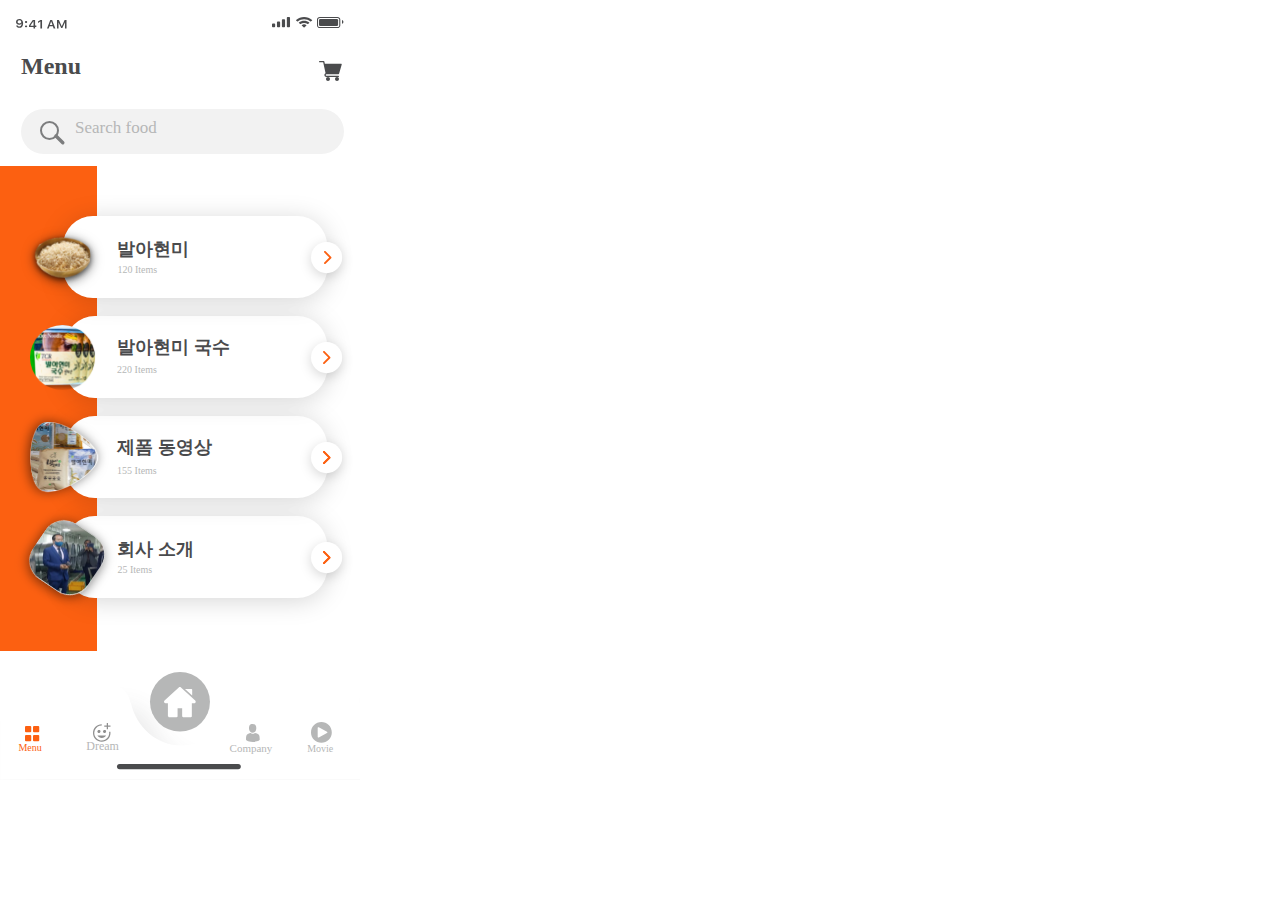
<file: menu.html>
<!DOCTYPE html>
<html>
<head>
<meta charset="utf-8"/>
<meta http-equiv="X-UA-Compatible" content="IE=edge"/>
<meta name="viewport" content="width=device-width, initial-scale=1.0">
<title>menu</title>
<link rel="stylesheet" type="text/css" id="applicationStylesheet" href="css/menu.css"/>
<script id="applicationScript" type="text/javascript" src="js/menu.js"></script>
</head>
<body>
<div id="menu">
	<div id="Menu_screen">
		<div id="Menu_se">
			<span>Menu</span>
		</div>
		<div id="Text_field_sf" class="Text_field">
			<svg class="n_17278_sg">
				<rect id="n_17278_sg" rx="22.5" ry="22.5" x="0" y="0" width="322.988" height="45">
				</rect>
			</svg>
			<div id="Search_food_sh">
				<span>Search food</span>
			</div>
			<div id="n_6821_si">
				<svg class="n_16_sj">
					<ellipse id="n_16_sj" rx="8.5" ry="8.5" cx="8.5" cy="8.5">
					</ellipse>
				</svg>
				<svg class="n_3_sk" viewBox="0 0 4 4">
					<path id="n_3_sk" d="M 0 0 L 4 4">
					</path>
				</svg>
			</div>
		</div>
		<svg class="Side_bar_orange">
			<rect id="Side_bar_orange" rx="0" ry="0" x="0" y="0" width="97" height="485">
			</rect>
		</svg>
		<div onclick="application.goToTargetView(event)" id="Promotions">
			<svg class="n_17313">
				<rect id="n_17313" rx="30" ry="30" x="0" y="0" width="262.222" height="82.089">
				</rect>
			</svg>
			<svg class="n_28">
				<ellipse id="n_28" rx="15.568612098693848" ry="15.568617820739746" cx="15.568612098693848" cy="15.568617820739746">
				</ellipse>
			</svg>
			<div id="n_6843">
				<div id="n__sq">
					<span>회사 소개</span>
				</div>
				<div id="n_5_Items">
					<span>25 Items</span>
				</div>
			</div>
			<div id="n_6845">
				<svg class="n_17315">
					<rect id="n_17315" rx="22" ry="22" x="0" y="0" width="66.049" height="66.049">
					</rect>
				</svg>
				<img id="n__2189" src="png/n__2189.png" srcset="png/n__2189.png 1x">
					
				</svg>
			</div>
		</div>
		<div onclick="application.goToTargetView(event)" id="Desserts">
			<svg class="n_17312">
				<rect id="n_17312" rx="30" ry="30" x="0" y="0" width="262.222" height="82.089">
				</rect>
			</svg>
			<svg class="n_26">
				<ellipse id="n_26" rx="15.568612098693848" ry="15.568617820739746" cx="15.568612098693848" cy="15.568617820739746">
				</ellipse>
			</svg>
			<div id="n_6842">
				<div id="n___sz">
					<span>제폼 동영상 </span>
				</div>
				<div id="n_55_Items">
					<span>155 Items</span>
				</div>
			</div>
			<div id="n_6844">
				<svg class="kobby-mendez-idTwDKt2j2o-unspl" viewBox="0 0 69.328 67.648">
					<path id="kobby-mendez-idTwDKt2j2o-unspl" d="M 34.66424179077148 2.93252097232079e-16 C 51.17641448974609 -9.926986876962474e-08 75.94467163085938 42.72522354125977 67.68858337402344 56.96696472167969 C 59.43249893188477 71.20870208740234 9.895990371704102 71.20870208740234 1.639905095100403 56.96696472167969 C -6.616179943084717 42.72522354125977 18.15207290649414 9.926986876962474e-08 34.66424179077148 2.93252097232079e-16 Z">
					</path>
				</svg>
				<img id="n__2190" src="png/n__2190.png" srcset="png/n__2190.png 1x">
					
				</svg>
			</div>
		</div>
		<div onclick="application.goToTargetView(event)" id="Beverages">
			<svg class="n_17311">
				<rect id="n_17311" rx="30" ry="30" x="0" y="0" width="262.222" height="82.089">
				</rect>
			</svg>
			<svg class="n_24">
				<ellipse id="n_24" rx="15.568612098693848" ry="15.568617820739746" cx="15.568612098693848" cy="15.568617820739746">
				</ellipse>
			</svg>
			<div id="n_6841">
				<div id="n___s">
					<span>발아현미 국수 </span>
				</div>
				<div id="n_20_Items">
					<span>220 Items</span>
				</div>
			</div>
			<img id="n__2191" src="png/n__2191.png" srcset="png/n__2191.png 1x">
				
			</svg>
		</div>
		<div onclick="application.goToTargetView(event)" id="Food">
			<svg class="n_17310">
				<rect id="n_17310" rx="30" ry="30" x="0" y="0" width="264.195" height="82.089">
				</rect>
			</svg>
			<div onclick="application.goToTargetView(event)" id="n_7891">
				<svg class="n_22">
					<ellipse id="n_22" rx="15.568612098693848" ry="15.568617820739746" cx="15.568612098693848" cy="15.568617820739746">
					</ellipse>
				</svg>
				<div id="n__12">
					<svg class="arrow_tg" viewBox="6.248 3.442 7.502 13.12">
						<path id="arrow_tg" d="M 11.48828125 10 L 6.5234375 5.0390625 C 6.15625 4.671875 6.15625 4.078125 6.5234375 3.71484375 C 6.890625 3.3515625 7.484375 3.3515625 7.8515625 3.71484375 L 13.4765625 9.3359375 C 13.83203125 9.69140625 13.83984375 10.26171875 13.50390625 10.62890625 L 7.85546875 16.2890625 C 7.671875 16.47265625 7.4296875 16.5625 7.19140625 16.5625 C 6.953125 16.5625 6.7109375 16.47265625 6.52734375 16.2890625 C 6.16015625 15.921875 6.16015625 15.328125 6.52734375 14.96484375 L 11.48828125 10 Z">
						</path>
					</svg>
				</div>
			</div>
			<img id="Ellipse" src="png/Ellipse.png" srcset="png/Ellipse.png 1x">
				
			<div id="n_6840">
				<div id="n__tj">
					<span>발아현미 </span>
				</div>
				<div id="n_20_Items_tk">
					<span>120 Items</span>
				</div>
			</div>
		</div>
		<div id="shopping-cart_tl">
			<svg class="n_8562_tm" viewBox="0 0 22.755 16">
				<path id="n_8562_tm" d="M 7.377628803253174 13.33345985412598 L 19.42216491699219 13.33345985412598 C 19.72042465209961 13.33345985412598 19.98205757141113 13.13623905181885 20.06278419494629 12.84978294372559 L 22.72960662841797 3.516340494155884 C 22.78689765930176 3.315126895904541 22.74766159057617 3.098982334136963 22.62144660949707 2.931798696517944 C 22.49505996704102 2.765133380889893 22.29853439331055 2.666696548461914 22.08880996704102 2.666696548461914 L 5.838573455810547 2.666696548461914 L 5.36201286315918 0.5222679376602173 C 5.294304847717285 0.2168884575366974 5.023473262786865 4.9591064453125e-05 4.710977077484131 4.9591064453125e-05 L 0.666562557220459 4.9591064453125e-05 C 0.2981626093387604 4.9591064453125e-05 -9.919759031618014e-05 0.2983114123344421 -9.919759031618014e-05 0.6667113304138184 C -9.919759031618014e-05 1.035285115242004 0.2981626093387604 1.333373308181763 0.666562557220459 1.333373308181763 L 4.175909996032715 1.333373308181763 L 6.583359241485596 12.16662693023682 C 5.875030994415283 12.47461032867432 5.377639293670654 13.17964267730713 5.377639293670654 14.00012111663818 C 5.377639293670654 15.10289096832275 6.274855613708496 16.00010681152344 7.377624988555908 16.00010681152344 L 19.42216110229492 16.00010681152344 C 19.79073333740234 16.00010681152344 20.08882141113281 15.70201778411865 20.08882141113281 15.33344459533691 C 20.08882141113281 14.96504402160645 19.79073333740234 14.66678237915039 19.42216110229492 14.66678237915039 L 7.377624988555908 14.66678237915039 C 7.010440826416016 14.66678237915039 6.710963249206543 14.36800098419189 6.710963249206543 14.00012111663818 C 6.710963249206543 13.63224124908447 7.010440826416016 13.33345890045166 7.377624988555908 13.33345890045166 Z M 7.377628803253174 13.33345985412598">
				</path>
			</svg>
			<svg class="n_8563_tn" viewBox="151 360.004 4 4">
				<path id="n_8563_tn" d="M 151 362.0039672851562 C 151 363.1069030761719 151.897216796875 364.0039367675781 153.0001525878906 364.0039367675781 C 154.1029357910156 364.0039367675781 155.0001525878906 363.1069030761719 155.0001525878906 362.0039672851562 C 155.0001525878906 360.9011840820312 154.1029357910156 360.0039672851562 153.0001525878906 360.0039672851562 C 151.897216796875 360.0039672851562 151 360.9011840820312 151 362.0039672851562 Z M 151 362.0039672851562">
				</path>
			</svg>
			<svg class="n_8564_to" viewBox="362.004 360.004 4 4">
				<path id="n_8564_to" d="M 362.0039978027344 362.0039672851562 C 362.0039978027344 363.1069030761719 362.9011840820312 364.0039367675781 364.0039672851562 364.0039367675781 C 365.1069030761719 364.0039367675781 366.0039367675781 363.1069030761719 366.0039367675781 362.0039672851562 C 366.0039367675781 360.9011840820312 365.1069030761719 360.0039672851562 364.0039672851562 360.0039672851562 C 362.9011840820312 360.0039672851562 362.0039978027344 360.9011840820312 362.0039978027344 362.0039672851562 Z M 362.0039978027344 362.0039672851562">
				</path>
			</svg>
		</div>
		<div id="Status_bar_tp">
			<div id="time_tq">
				<svg class="n_2707_tr" viewBox="26.017 18.334 7.127 8.871">
					<path id="n_2707_tr" d="M 29.39797973632812 27.20499992370605 C 28.55218887329102 27.20499992370605 27.83315849304199 26.9950008392334 27.23979187011719 26.57500076293945 C 26.64642715454102 26.15500068664551 26.28144836425781 25.59799957275391 26.14485359191895 24.90200042724609 L 27.7905387878418 24.90200042724609 C 27.89763069152832 25.22299957275391 28.09432411193848 25.47599983215332 28.38281059265137 25.6609992980957 C 28.67129707336426 25.84700012207031 29.01333236694336 25.93899917602539 29.41109275817871 25.93899917602539 C 30.0853214263916 25.93899917602539 30.61202812194824 25.66699981689453 30.99230766296387 25.12199974060059 C 31.37149238586426 24.57699966430664 31.56163215637207 23.81999969482422 31.56163215637207 22.85199928283691 L 31.50480842590332 22.85199928283691 L 31.4720287322998 22.85199928283691 L 31.45345115661621 22.85199928283691 C 31.23489952087402 23.25399971008301 30.91690635681152 23.56500053405762 30.49947547912598 23.7859992980957 C 30.0809497833252 24.00699996948242 29.60013771057129 24.11700057983398 29.05813217163086 24.11700057983398 C 28.1795597076416 24.11700057983398 27.45287895202637 23.85199928283691 26.87808990478516 23.31999969482422 C 26.30439567565918 22.78899955749512 26.01700019836426 22.11700057983398 26.01700019836426 21.30500030517578 C 26.01700019836426 20.4379997253418 26.33827018737793 19.72599983215332 26.98081016540527 19.16900062561035 C 27.62334823608398 18.61199951171875 28.44619178771973 18.33399963378906 29.4493408203125 18.33399963378906 C 30.12356758117676 18.33399963378906 30.72130393981934 18.47699928283691 31.24145698547363 18.76199913024902 C 31.76269721984863 19.04700088500977 32.17903900146484 19.46100044250488 32.49047470092773 20.00399971008301 C 32.92539215087891 20.71100044250488 33.14394378662109 21.60199928283691 33.14394378662109 22.67600059509277 C 33.14394378662109 24.09799957275391 32.81283569335938 25.20800018310547 32.15062713623047 26.00699996948242 C 31.48951148986816 26.80599975585938 30.57159614562988 27.20499992370605 29.39797973632812 27.20499992370605 Z M 28.14896392822266 22.45000076293945 C 28.49099540710449 22.76099967956543 28.92591094970703 22.91600036621094 29.45589637756348 22.91600036621094 C 29.98478889465332 22.91600036621094 30.4218921661377 22.76199913024902 30.7682933807373 22.45299911499023 C 31.11360359191895 22.14500045776367 31.2862606048584 21.75399971008301 31.2862606048584 21.2810001373291 C 31.2862606048584 20.80500030517578 31.11141777038574 20.40399932861328 30.7617359161377 20.07999992370605 C 30.41205406188965 19.75600051879883 29.97823143005371 19.5939998626709 29.46136093139648 19.5939998626709 C 28.94558143615723 19.5939998626709 28.51175689697266 19.75300025939941 28.16207504272461 20.07099914550781 C 27.8123950958252 20.38999938964844 27.63755416870117 20.78499984741211 27.63755416870117 21.25799942016602 C 27.63755416870117 21.74200057983398 27.80802345275879 22.13999938964844 28.14896392822266 22.45000076293945 Z">
					</path>
				</svg>
				<svg class="n_2708_ts" viewBox="34.255 19.805 2.145 6.363">
					<path id="n_2708_ts" d="M 34.2550048828125 20.77700042724609 C 34.2550048828125 20.48800086975098 34.35334777832031 20.25399971008301 34.550048828125 20.07399940490723 C 34.74674224853516 19.89500045776367 35.00681304931641 19.80500030517578 35.33136749267578 19.80500030517578 C 35.65590667724609 19.80500030517578 35.91489410400391 19.89500045776367 36.10940551757812 20.07399940490723 C 36.30282592773438 20.25399971008301 36.40007781982422 20.48800086975098 36.40007781982422 20.77700042724609 C 36.40007781982422 21.0629997253418 36.30282592773438 21.29500007629395 36.10940551757812 21.47500038146973 C 35.91489410400391 21.65399932861328 35.65590667724609 21.74399948120117 35.33136749267578 21.74399948120117 C 35.00681304931641 21.74399948120117 34.74674224853516 21.65399932861328 34.550048828125 21.47500038146973 C 34.35334777832031 21.29500007629395 34.2550048828125 21.0629997253418 34.2550048828125 20.77700042724609 Z M 34.2550048828125 25.19499969482422 C 34.2550048828125 24.90999984741211 34.35334777832031 24.67799949645996 34.550048828125 24.49799919128418 C 34.74674224853516 24.31800079345703 35.00681304931641 24.22900009155273 35.33136749267578 24.22900009155273 C 35.65590667724609 24.22900009155273 35.91489410400391 24.31800079345703 36.10940551757812 24.49799919128418 C 36.30282592773438 24.67799949645996 36.40007781982422 24.90999984741211 36.40007781982422 25.19499969482422 C 36.40007781982422 25.48399925231934 36.30282592773438 25.7189998626709 36.10940551757812 25.89800071716309 C 35.91489410400391 26.07799911499023 35.65590667724609 26.16799926757812 35.33136749267578 26.16799926757812 C 35.00681304931641 26.16799926757812 34.74674224853516 26.07799911499023 34.550048828125 25.89800071716309 C 34.35334777832031 25.7189998626709 34.2550048828125 25.48399925231934 34.2550048828125 25.19499969482422 Z">
					</path>
				</svg>
				<svg class="n_2709_tt" viewBox="37.929 18.545 7.344 8.455">
					<path id="n_2709_tt" d="M 42.44316864013672 27 L 42.44316864013672 25.42399978637695 L 37.92900085449219 25.42399978637695 L 37.92900085449219 24.07600021362305 C 38.68081665039062 22.81100082397461 39.93529510498047 20.96699905395508 41.69462966918945 18.54500007629395 L 44.02437973022461 18.54500007629395 L 44.02437973022461 24.14599990844727 L 45.27339935302734 24.14599990844727 L 45.27339935302734 25.42399978637695 L 44.02437973022461 25.42399978637695 L 44.02437973022461 27 L 42.44316864013672 27 Z M 39.4599494934082 24.0939998626709 L 39.4599494934082 24.18199920654297 L 42.46829986572266 24.18199920654297 L 42.46829986572266 19.77499961853027 L 42.37869262695312 19.77499961853027 C 41.37991714477539 21.12700080871582 40.40736389160156 22.56599998474121 39.4599494934082 24.0939998626709 Z">
					</path>
				</svg>
				<svg class="n_2710_tu" viewBox="45.91 18.545 4.06 8.455">
					<path id="n_2710_tu" d="M 48.31733703613281 27 L 48.31733703613281 20.06800079345703 L 48.20806503295898 20.06800079345703 L 45.91000366210938 21.54500007629395 L 45.91000366210938 20.09199905395508 L 48.32389450073242 18.54500007629395 L 49.96958160400391 18.54500007629395 L 49.96958160400391 27 L 48.31733703613281 27 Z">
					</path>
				</svg>
				<svg class="n_2711_tv" viewBox="54.757 18.545 8.42 8.455">
					<path id="n_2711_tv" d="M 61.40312957763672 27 L 60.62290191650391 24.83799934387207 L 57.22225570678711 24.83799934387207 L 56.42891311645508 27 L 54.75699996948242 27 L 58.03526306152344 18.54500007629395 L 59.8929443359375 18.54500007629395 L 63.17666625976562 27 L 61.40312957763672 27 Z M 58.8745002746582 20.1560001373291 L 57.60690307617188 23.64299964904785 L 60.23825073242188 23.64299964904785 L 58.98377227783203 20.1560001373291 L 58.8745002746582 20.1560001373291 Z">
					</path>
				</svg>
				<svg class="n_2712_tw" viewBox="63.916 18.545 9.54 8.455">
					<path id="n_2712_tw" d="M 65.45241546630859 27 L 63.9160041809082 27 L 63.9160041809082 18.54500007629395 L 65.84908294677734 18.54500007629395 L 68.62795257568359 24.70299911499023 L 68.74269866943359 24.70299911499023 L 71.52156829833984 18.54500007629395 L 73.45574951171875 18.54500007629395 L 73.45574951171875 27 L 71.91932678222656 27 L 71.91932678222656 21.05299949645996 L 71.82972717285156 21.05299949645996 L 69.27487182617188 26.67200088500977 L 68.09687805175781 26.67200088500977 L 65.54202270507812 21.05299949645996 L 65.45241546630859 21.05299949645996 L 65.45241546630859 27 Z">
					</path>
				</svg>
			</div>
			<div id="icons_tx">
				<div id="n_864_ty">
					<div id="n_863_tz">
						<svg class="n_2713_t" viewBox="315.689 15.833 16.195 10.64">
							<path id="n_2713_t" d="M 326.1401062011719 24.42799949645996 C 326.2056579589844 24.36800003051758 326.2406616210938 24.28800010681152 326.2395629882812 24.20299911499023 C 326.2373657226562 24.1200008392334 326.1969299316406 24.04000091552734 326.1302795410156 23.98399925231934 C 324.7774658203125 22.9370002746582 322.7973937988281 22.9370002746582 321.4445495605469 23.98399925231934 C 321.3757019042969 24.04000091552734 321.3374633789062 24.1200008392334 321.3352661132812 24.20299911499023 C 321.3330993652344 24.28800010681152 321.3680419921875 24.36800003051758 321.4336547851562 24.42799949645996 L 323.552490234375 26.38400077819824 C 323.6136779785156 26.44099998474121 323.6989135742188 26.47299957275391 323.7874145507812 26.47299957275391 C 323.8759155273438 26.47299957275391 323.9600524902344 26.44099998474121 324.0212707519531 26.38400077819824 L 326.1401062011719 24.42799949645996 Z M 323.7874145507812 21.72500038146973 C 325.0790710449219 21.72500038146973 326.3226318359375 22.16500091552734 327.2809448242188 22.95700073242188 C 327.4088134765625 23.06999969482422 327.6131591796875 23.06800079345703 327.7388305664062 22.95299911499023 L 328.9638061523438 21.81999969482422 C 329.0282592773438 21.76099967956543 329.063232421875 21.68000030517578 329.063232421875 21.59600067138672 C 329.06103515625 21.51300048828125 329.0249938964844 21.4330005645752 328.9583129882812 21.375 C 326.0439758300781 18.89399909973145 321.531982421875 18.89399909973145 318.6175842285156 21.375 C 318.5520324707031 21.4330005645752 318.5137634277344 21.51300048828125 318.5137634277344 21.59600067138672 C 318.5126953125 21.68000030517578 318.5487670898438 21.76099967956543 318.6132202148438 21.81999969482422 L 319.8370971679688 22.95299911499023 C 319.9638977050781 23.06800079345703 320.1671142578125 23.06999969482422 320.2971801757812 22.95700073242188 C 321.2533264160156 22.16500091552734 322.4968872070312 21.72599983215332 323.7874145507812 21.72500038146973 Z M 323.7874145507812 18.04299926757812 C 326.137939453125 18.04299926757812 328.3966369628906 18.86899948120117 330.0991821289062 20.35000038146973 C 330.2280883789062 20.46500015258789 330.4324645996094 20.46299934387207 330.5592041015625 20.34700012207031 L 331.7841796875 19.21500015258789 C 331.8497619628906 19.1560001373291 331.8836364746094 19.07699966430664 331.8836364746094 18.99300003051758 C 331.8836364746094 18.90999984741211 331.8475646972656 18.82999992370605 331.7809143066406 18.77300071716309 C 327.3115539550781 14.85299968719482 320.2610778808594 14.85299968719482 315.7917175292969 18.77300071716309 C 315.7261657714844 18.82999992370605 315.6901245117188 18.90999984741211 315.6890258789062 18.99300003051758 C 315.6890258789062 19.07600021362305 315.7239990234375 19.1560001373291 315.7884521484375 19.21500015258789 L 317.015625 20.34700012207031 C 317.1412963867188 20.46299934387207 317.3467102050781 20.46500015258789 317.4745788574219 20.35000038146973 C 319.1770935058594 18.86800003051758 321.4369201660156 18.04299926757812 323.7874145507812 18.04299926757812 Z">
							</path>
						</svg>
					</div>
				</div>
				<div id="n_866_t">
					<div id="n_865_t">
						<svg class="n_2714_t" viewBox="294.315 16.159 18.026 10.349">
							<path id="n_2714_t" d="M 310.2200317382812 16.15900039672852 L 311.2799987792969 16.15900039672852 C 311.8668518066406 16.15900039672852 312.3410949707031 16.5930004119873 312.3410949707031 17.12899971008301 L 312.3410949707031 25.53800010681152 C 312.3410949707031 26.07500076293945 311.8668518066406 26.50799942016602 311.2799987792969 26.50799942016602 L 310.2200317382812 26.50799942016602 C 309.6354064941406 26.50799942016602 309.1600646972656 26.07500076293945 309.1600646972656 25.53800010681152 L 309.1600646972656 17.12899971008301 C 309.1600646972656 16.5930004119873 309.6354064941406 16.15900039672852 310.2200317382812 16.15900039672852 Z M 305.2731323242188 18.42300033569336 L 306.3330993652344 18.42300033569336 C 306.9188232421875 18.42300033569336 307.3941955566406 18.85700035095215 307.3941955566406 19.39299964904785 L 307.3941955566406 25.53800010681152 C 307.3941955566406 26.07500076293945 306.9188232421875 26.50799942016602 306.3330993652344 26.50799942016602 L 305.2731323242188 26.50799942016602 C 304.6863403320312 26.50799942016602 304.2131652832031 26.07500076293945 304.2131652832031 25.53800010681152 L 304.2131652832031 19.39299964904785 C 304.2131652832031 18.85700035095215 304.6863403320312 18.42300033569336 305.2731323242188 18.42300033569336 Z M 300.3251647949219 20.6870002746582 L 301.38623046875 20.6870002746582 C 301.9708557128906 20.6870002746582 302.4461975097656 21.12199974060059 302.4461975097656 21.6569995880127 L 302.4461975097656 25.53800010681152 C 302.4461975097656 26.07500076293945 301.9708557128906 26.50799942016602 301.38623046875 26.50799942016602 L 300.3251647949219 26.50799942016602 C 299.7394409179688 26.50799942016602 299.2651977539062 26.07500076293945 299.2651977539062 25.53800010681152 L 299.2651977539062 21.6569995880127 C 299.2651977539062 21.12199974060059 299.7394409179688 20.6870002746582 300.3251647949219 20.6870002746582 Z M 295.3760986328125 22.62800025939941 L 296.4360656738281 22.62800025939941 C 297.0217590332031 22.62800025939941 297.4960327148438 23.0629997253418 297.4960327148438 23.59799957275391 L 297.4960327148438 25.53800010681152 C 297.4960327148438 26.07500076293945 297.0217590332031 26.50799942016602 296.4360656738281 26.50799942016602 L 295.3760986328125 26.50799942016602 C 294.7903747558594 26.50799942016602 294.3150329589844 26.07500076293945 294.3150329589844 25.53800010681152 L 294.3150329589844 23.59799957275391 C 294.3150329589844 23.0629997253418 294.7903747558594 22.62800025939941 295.3760986328125 22.62800025939941 Z">
							</path>
						</svg>
					</div>
				</div>
				<div id="n_869_t">
					<div id="n_868_t">
						<div id="n_867_t">
							<svg class="n_2715_t" viewBox="335.394 15.835 23.326 10.998">
								<path id="n_2715_t" d="M 355.89404296875 16.80599975585938 C 356.8677062988281 16.80599975585938 357.6599426269531 17.5310001373291 357.6599426269531 18.42300033569336 L 357.6599426269531 24.2450008392334 C 357.6599426269531 25.13699913024902 356.8677062988281 25.86199951171875 355.89404296875 25.86199951171875 L 338.2198791503906 25.86199951171875 C 337.2462158203125 25.86199951171875 336.4539794921875 25.13699913024902 336.4539794921875 24.2450008392334 L 336.4539794921875 18.42300033569336 C 336.4539794921875 17.5310001373291 337.2462158203125 16.80599975585938 338.2198791503906 16.80599975585938 L 355.89404296875 16.80599975585938 M 355.89404296875 15.83500003814697 L 338.2198791503906 15.83500003814697 C 336.6582946777344 15.83500003814697 335.3940124511719 16.99399948120117 335.3940124511719 18.42300033569336 L 335.3940124511719 24.2450008392334 C 335.3940124511719 25.67399978637695 336.6582946777344 26.83300018310547 338.2198791503906 26.83300018310547 L 355.89404296875 26.83300018310547 C 357.4555969238281 26.83300018310547 358.7199096679688 25.67399978637695 358.7199096679688 24.2450008392334 L 358.7199096679688 18.42300033569336 C 358.7199096679688 16.99399948120117 357.4555969238281 15.83500003814697 355.89404296875 15.83500003814697 L 355.89404296875 15.83500003814697 Z">
								</path>
							</svg>
						</div>
						<svg class="n_2716_t" viewBox="357.711 19.393 1.409 3.882">
							<path id="n_2716_t" d="M 357.7109985351562 19.39299964904785 L 357.7109985351562 23.27499961853027 C 358.564453125 22.94599914550781 359.1195678710938 22.18099975585938 359.1195678710938 21.33399963378906 C 359.1195678710938 20.48699951171875 358.564453125 19.72200012207031 357.7109985351562 19.39299964904785">
							</path>
						</svg>
						<svg class="n_179_t">
							<rect id="n_179_t" rx="1.2947821617126465" ry="1.2947821617126465" x="0" y="0" width="19.086" height="7.117">
							</rect>
						</svg>
					</div>
				</div>
			</div>
		</div>
	</div>
	<div id="n__13">
		<svg class="arrow_ub" viewBox="6.248 3.442 7.502 13.12">
			<path id="arrow_ub" d="M 11.48828125 10 L 6.5234375 5.0390625 C 6.15625 4.671875 6.15625 4.078125 6.5234375 3.71484375 C 6.890625 3.3515625 7.484375 3.3515625 7.8515625 3.71484375 L 13.4765625 9.3359375 C 13.83203125 9.69140625 13.83984375 10.26171875 13.50390625 10.62890625 L 7.85546875 16.2890625 C 7.671875 16.47265625 7.4296875 16.5625 7.19140625 16.5625 C 6.953125 16.5625 6.7109375 16.47265625 6.52734375 16.2890625 C 6.16015625 15.921875 6.16015625 15.328125 6.52734375 14.96484375 L 11.48828125 10 Z">
			</path>
		</svg>
	</div>
	<div id="n__15">
		<svg class="arrow_ue" viewBox="6.248 3.442 7.502 13.12">
			<path id="arrow_ue" d="M 11.48828125 10 L 6.5234375 5.0390625 C 6.15625 4.671875 6.15625 4.078125 6.5234375 3.71484375 C 6.890625 3.3515625 7.484375 3.3515625 7.8515625 3.71484375 L 13.4765625 9.3359375 C 13.83203125 9.69140625 13.83984375 10.26171875 13.50390625 10.62890625 L 7.85546875 16.2890625 C 7.671875 16.47265625 7.4296875 16.5625 7.19140625 16.5625 C 6.953125 16.5625 6.7109375 16.47265625 6.52734375 16.2890625 C 6.16015625 15.921875 6.16015625 15.328125 6.52734375 14.96484375 L 11.48828125 10 Z">
			</path>
		</svg>
		<svg class="arrow_ue" viewBox="6.248 3.442 7.502 13.12">
			<path id="arrow_ue" d="M 11.48828125 10 L 6.5234375 5.0390625 C 6.15625 4.671875 6.15625 4.078125 6.5234375 3.71484375 C 6.890625 3.3515625 7.484375 3.3515625 7.8515625 3.71484375 L 13.4765625 9.3359375 C 13.83203125 9.69140625 13.83984375 10.26171875 13.50390625 10.62890625 L 7.85546875 16.2890625 C 7.671875 16.47265625 7.4296875 16.5625 7.19140625 16.5625 C 6.953125 16.5625 6.7109375 16.47265625 6.52734375 16.2890625 C 6.16015625 15.921875 6.16015625 15.328125 6.52734375 14.96484375 L 11.48828125 10 Z">
			</path>
		</svg>
	</div>
	<div id="n__16">
		<svg class="arrow_uh" viewBox="6.248 3.442 7.502 13.12">
			<path id="arrow_uh" d="M 11.48828125 10 L 6.5234375 5.0390625 C 6.15625 4.671875 6.15625 4.078125 6.5234375 3.71484375 C 6.890625 3.3515625 7.484375 3.3515625 7.8515625 3.71484375 L 13.4765625 9.3359375 C 13.83203125 9.69140625 13.83984375 10.26171875 13.50390625 10.62890625 L 7.85546875 16.2890625 C 7.671875 16.47265625 7.4296875 16.5625 7.19140625 16.5625 C 6.953125 16.5625 6.7109375 16.47265625 6.52734375 16.2890625 C 6.16015625 15.921875 6.16015625 15.328125 6.52734375 14.96484375 L 11.48828125 10 Z">
			</path>
		</svg>
		<svg class="arrow_uh" viewBox="6.248 3.442 7.502 13.12">
			<path id="arrow_uh" d="M 11.48828125 10 L 6.5234375 5.0390625 C 6.15625 4.671875 6.15625 4.078125 6.5234375 3.71484375 C 6.890625 3.3515625 7.484375 3.3515625 7.8515625 3.71484375 L 13.4765625 9.3359375 C 13.83203125 9.69140625 13.83984375 10.26171875 13.50390625 10.62890625 L 7.85546875 16.2890625 C 7.671875 16.47265625 7.4296875 16.5625 7.19140625 16.5625 C 6.953125 16.5625 6.7109375 16.47265625 6.52734375 16.2890625 C 6.16015625 15.921875 6.16015625 15.328125 6.52734375 14.96484375 L 11.48828125 10 Z">
			</path>
		</svg>
	</div>
	<div id="n_8209">
		<div id="n_8198_uj">
			<svg class="n_5_uk" viewBox="0 0 358.285 80.374">
				<path id="n_5_uk" d="M 357.5709228515625 80.37270355224609 L 0.678600013256073 80.37270355224609 L 0.678600013256073 30.57660102844238 L 0 30.57660102844238 L 0 0 L 108.1467056274414 0 C 118.1164627075195 0 126.5373458862305 6.631938457489014 129.2384643554688 15.72480010986328 L 129.7080078125 15.72480010986328 C 135.3852081298828 36.81450271606445 155.901611328125 51.54300308227539 179.6013031005859 51.54300308227539 C 203.2992095947266 51.54300308227539 223.8156127929688 36.81450271606445 229.4936981201172 15.72480010986328 L 229.9974365234375 15.72480010986328 C 232.6985778808594 6.631938457489014 241.1195983886719 0 251.0901031494141 0 L 358.2846069335938 0 L 358.2846069335938 30.57660102844238 L 357.5709228515625 30.57660102844238 L 357.5709228515625 80.37270355224609 L 357.5709228515625 80.37360382080078 Z">
				</path>
			</svg>
			<div id="n_8197_ul">
				<svg class="n_4_um" viewBox="0 0 360 95.833">
					<path id="n_4_um" d="M 360 95.83200073242188 L 0.1629000008106232 95.83200073242188 L 0.1629000008106232 36.45809936523438 L 0 36.45809936523438 L 0 0 L 108.7110061645508 0 C 119.7567977905273 0 128.9012908935547 8.140721321105957 130.4721832275391 18.74970054626465 L 130.7754058837891 18.74970054626465 C 136.5003051757812 43.89570236206055 157.1858978271484 61.45740127563477 181.0809020996094 61.45740127563477 C 204.7722930908203 61.45740127563477 225.3101501464844 44.19183349609375 231.2364807128906 19.38833999633789 C 232.5273742675781 8.468684196472168 241.81591796875 0 253.0827026367188 0 L 359.8380126953125 0 L 359.8380126953125 18.74970054626465 L 360 18.74970054626465 L 360 95.83200073242188 L 360 95.83290100097656 Z">
					</path>
				</svg>
			</div>
			<div onclick="application.goToTargetView(event)" id="n__37__1" class="______37___1">
				<div id="Movie_uo">
					<span>Movie</span>
				</div>
				<div id="Actions__Controls__play--fille_up" class="Actions___Controls___play__filled___32">
					<svg class="Fill_uq" viewBox="0 0 20.805 20.805">
						<path id="Fill_uq" d="M 10.40293121337891 20.8051929473877 C 7.624031543731689 20.8051929473877 5.011565208435059 19.72318458557129 3.046783447265625 17.75849723815918 C 1.082037448883057 15.7938346862793 0 13.18157863616943 0 10.40292930603027 C 0 7.623985767364502 1.082037448883057 5.011527538299561 3.046783447265625 3.046782970428467 C 5.011528491973877 1.082037210464478 7.623987197875977 0 10.40293121337891 0 C 11.77578258514404 0 13.11507797241211 0.266426295042038 14.38361263275146 0.7918782234191895 C 15.65216732025146 1.317322611808777 16.7876091003418 2.075986862182617 17.75841331481934 3.046782970428467 C 18.72922515869141 4.017601490020752 19.48789024353027 5.153070449829102 20.01332092285156 6.421671867370605 C 20.53876876831055 7.690279960632324 20.80519866943359 9.029768943786621 20.80519866943359 10.40292930603027 C 20.80519866943359 13.18154144287109 19.72318649291992 15.79379844665527 17.75850105285645 17.75849723815918 C 15.79380226135254 19.72318458557129 13.18154335021973 20.8051929473877 10.40293121337891 20.8051929473877 Z M 7.423022747039795 5.205811500549316 C 7.292648315429688 5.205811500549316 7.164078712463379 5.240148067474365 7.05120325088501 5.30511999130249 C 6.82681131362915 5.438296318054199 6.687407970428467 5.683270454406738 6.687407970428467 5.944436073303223 L 6.687407970428467 14.86075687408447 C 6.680734634399414 15.12626838684082 6.817314624786377 15.37686920166016 7.04384708404541 15.51478576660156 C 7.156707763671875 15.57975006103516 7.285262584686279 15.61409473419189 7.415585517883301 15.61409473419189 C 7.545899391174316 15.61409473419189 7.674269199371338 15.57975769042969 7.78681755065918 15.51478576660156 L 15.96083736419678 11.05629062652588 L 15.96821022033691 11.071702003479 C 16.20828628540039 10.94192981719971 16.35806846618652 10.69144821166992 16.35806846618652 10.41764354705811 C 16.35806846618652 10.14418125152588 16.20868110656738 9.89356517791748 15.96819400787354 9.763615608215332 L 7.794842720031738 5.30511999130249 C 7.681966781616211 5.240148067474365 7.553397178649902 5.205811500549316 7.423022747039795 5.205811500549316 Z">
						</path>
					</svg>
				</div>
			</div>
			<div id="n_6814_ur">
				<svg class="n_2718_us" viewBox="286.841 3.784 16.336 2.348">
					<path id="n_2718_us" d="M 302.3733520507812 3.784480810165405 L 287.6437377929688 3.784480810165405 C 287.4305114746094 3.784480810165405 287.226806640625 3.869126558303833 287.0758972167969 4.01979923248291 C 286.9249572753906 4.170462608337402 286.841064453125 4.374815940856934 286.841064453125 4.587883949279785 L 286.841064453125 5.329033851623535 C 286.841064453125 5.542111396789551 286.9249572753906 5.746463775634766 287.0758972167969 5.897127151489258 C 287.226806640625 6.047800064086914 287.4305114746094 6.132436752319336 287.6437377929688 6.132436752319336 L 302.3733520507812 6.132436752319336 C 302.5865173339844 6.132436752319336 302.7911987304688 6.047800064086914 302.941162109375 5.897127151489258 C 303.0920715332031 5.746463775634766 303.1769714355469 5.542111396789551 303.1769714355469 5.329033851623535 L 303.1769714355469 4.587883949279785 C 303.1769714355469 4.374815940856934 303.0920715332031 4.170462608337402 302.941162109375 4.01979923248291 C 302.7911987304688 3.869126558303833 302.5865173339844 3.784480810165405 302.3733520507812 3.784480810165405 Z">
					</path>
				</svg>
				<svg class="n_2719_ut" viewBox="286.841 18.726 16.336 2.348">
					<path id="n_2719_ut" d="M 302.3733520507812 18.7263011932373 L 287.6437377929688 18.7263011932373 C 287.4305114746094 18.7263011932373 287.226806640625 18.81090927124023 287.0758972167969 18.96154594421387 C 286.9249572753906 19.11227798461914 286.841064453125 19.31658363342285 286.841064453125 19.5296573638916 L 286.841064453125 20.27085494995117 C 286.841064453125 20.48393440246582 286.9249572753906 20.68824005126953 287.0758972167969 20.83887481689453 C 287.226806640625 20.98960494995117 287.4305114746094 21.07421112060547 287.6437377929688 21.07421112060547 L 302.3733520507812 21.07421112060547 C 302.5865173339844 21.07421112060547 302.7911987304688 20.98960494995117 302.941162109375 20.83887481689453 C 303.0920715332031 20.68824005126953 303.1769714355469 20.48393440246582 303.1769714355469 20.27085494995117 L 303.1769714355469 19.5296573638916 C 303.1769714355469 19.31658363342285 303.0920715332031 19.11227798461914 302.941162109375 18.96164131164551 C 302.7911987304688 18.81100463867188 302.5865173339844 18.7263011932373 302.3733520507812 18.7263011932373 Z">
					</path>
				</svg>
				<svg class="n_2720_uu" viewBox="292.751 13.746 10.761 2.348">
					<path id="n_2720_uu" d="M 303.5124206542969 14.54915237426758 C 303.5124206542969 14.33607292175293 303.4275207519531 14.13167476654053 303.276611328125 13.98103904724121 C 303.1266479492188 13.83040332794189 302.9219360351562 13.74570083618164 302.7088317871094 13.74570083618164 L 293.5546264648438 13.74570083618164 C 293.3415222167969 13.74570083618164 293.1367797851562 13.83040332794189 292.9868469238281 13.98103904724121 C 292.8359680175781 14.13167476654053 292.7510375976562 14.33607292175293 292.7510375976562 14.54915237426758 L 292.7510375976562 15.29025173187256 C 292.7510375976562 15.39580154418945 292.7717895507812 15.50021839141846 292.8123474121094 15.59765529632568 C 292.8528747558594 15.69518566131592 292.9122924804688 15.78366184234619 292.9868469238281 15.85827159881592 C 293.0613403320312 15.93288135528564 293.1500549316406 15.99202442169189 293.2471618652344 16.03239250183105 C 293.3442993164062 16.07276153564453 293.4490356445312 16.09351348876953 293.5546264648438 16.09342002868652 L 302.7088317871094 16.09342002868652 C 302.9219360351562 16.09342002868652 303.1257019042969 16.00881195068359 303.276611328125 15.85817623138428 C 303.4275207519531 15.70763492584229 303.5124206542969 15.50333309173584 303.5124206542969 15.29025173187256 L 303.5124206542969 14.54915237426758 Z">
					</path>
				</svg>
				<svg class="n_2721_uv" viewBox="292.751 8.792 10.761 2.348">
					<path id="n_2721_uv" d="M 303.5124206542969 9.595883369445801 C 303.5124206542969 9.382807731628418 303.4275207519531 9.178462982177734 303.276611328125 9.027790069580078 C 303.1266479492188 8.877126693725586 302.9219360351562 8.79248046875 302.7088317871094 8.79248046875 L 293.5546264648438 8.79248046875 C 293.4490356445312 8.79248046875 293.3442993164062 8.813260078430176 293.2471618652344 8.853638648986816 C 293.1500549316406 8.894010543823242 293.0613403320312 8.953190803527832 292.9868469238281 9.027790069580078 C 292.9122924804688 9.102400779724121 292.8528747558594 9.190961837768555 292.8123474121094 9.288435935974121 C 292.7717895507812 9.385910034179688 292.7510375976562 9.490382194519043 292.7510375976562 9.595883369445801 L 292.7510375976562 10.33705234527588 C 292.7510375976562 10.4425048828125 292.7717895507812 10.54701614379883 292.8123474121094 10.64445304870605 C 292.8528747558594 10.7418909072876 292.9122924804688 10.83045959472656 292.9868469238281 10.90507030487061 C 293.0613403320312 10.97958755493164 293.1500549316406 11.03882122039795 293.2471618652344 11.07909774780273 C 293.3442993164062 11.11946868896484 293.4490356445312 11.14021873474121 293.5546264648438 11.14021873474121 L 302.7088317871094 11.14021873474121 C 302.9219360351562 11.14021873474121 303.1257019042969 11.0556116104126 303.276611328125 10.90497493743896 C 303.4275207519531 10.75434017181396 303.5124206542969 10.55003547668457 303.5124206542969 10.33705234527588 L 303.5124206542969 9.595883369445801 Z">
					</path>
				</svg>
				<svg class="n_2722_uw" viewBox="286.841 10.539 3.225 3.7">
					<path id="n_2722_uw" d="M 286.9749145507812 14.23903656005859 C 286.9919128417969 14.23903656005859 287.0098266601562 14.23545169830322 287.0267944335938 14.22847175598145 C 287.0427856445312 14.22149085998535 287.0579223632812 14.21130466461182 287.0701904296875 14.19847679138184 L 290.0008544921875 12.50658798217773 L 289.9970397949219 12.5009298324585 C 290.0178527832031 12.48961067199707 290.0347595214844 12.47310543060303 290.0470581054688 12.45301342010498 C 290.0583801269531 12.43301773071289 290.0649719238281 12.41009712219238 290.0659484863281 12.38679885864258 C 290.0649719238281 12.36076545715332 290.0574645996094 12.33539295196533 290.0432739257812 12.31369876861572 C 290.0291137695312 12.29190826416016 290.0093078613281 12.27483558654785 289.9857177734375 12.26436710357666 L 289.9866943359375 12.26200771331787 L 287.0682678222656 10.57691097259521 C 287.0494689941406 10.55880355834961 287.0258483886719 10.54644680023193 287.0003662109375 10.54144668579102 C 286.9749145507812 10.53635215759277 286.948486328125 10.53889942169189 286.9248657226562 10.54861545562744 C 286.9003601074219 10.55833053588867 286.8796081542969 10.57483673095703 286.8655090332031 10.59624862670898 C 286.8504333496094 10.61756610870361 286.8419494628906 10.64275169372559 286.8409423828125 10.66869068145752 L 286.8409423828125 10.66869068145752 L 286.8409423828125 14.10509586334229 C 286.8400268554688 14.12273502349854 286.8437805175781 14.14018440246582 286.8504333496094 14.15640640258789 C 286.8570251464844 14.17272663116455 286.8673706054688 14.18743896484375 286.8796081542969 14.19989109039307 C 286.8918762207031 14.21234321594238 286.906982421875 14.22224712371826 286.9230346679688 14.22894287109375 C 286.9390869140625 14.23564052581787 286.9570007324219 14.23913097381592 286.9749145507812 14.23903656005859 Z">
					</path>
				</svg>
			</div>
			<div onclick="application.goToTargetView(event)" id="n__31__19" class="______31___19">
				<div id="Company_uy">
					<span>Company</span>
				</div>
				<div id="man-user_uz">
					<svg class="n_4253_u" viewBox="104.535 0 7.272 8.832">
						<path id="n_4253_u" d="M 108.1709060668945 8.832291603088379 C 110.1788101196289 8.832291603088379 111.8066940307617 6.855135440826416 111.8066940307617 4.416171550750732 C 111.8066940307617 1.977155923843384 111.2722549438477 0 108.1709060668945 0 C 105.0695724487305 0 104.5350189208984 1.977155923843384 104.5350189208984 4.416171073913574 C 104.5350189208984 6.855134963989258 106.1628875732422 8.832291603088379 108.1709060668945 8.832291603088379 Z">
						</path>
					</svg>
					<svg class="n_4254_u" viewBox="41.895 300.372 0.001 0.076">
						<path id="n_4254_u" d="M 41.89586639404297 300.4483642578125 C 41.89524459838867 300.2996215820312 41.89462661743164 300.4064636230469 41.89586639404297 300.4483642578125 L 41.89586639404297 300.4483642578125 Z">
						</path>
					</svg>
					<svg class="n_4255_u" viewBox="308.085 301.486 0.001 0.135">
						<path id="n_4255_u" d="M 308.0850524902344 301.6212158203125 C 308.0870056152344 301.5804748535156 308.0857238769531 301.3387451171875 308.0850524902344 301.6212158203125 L 308.0850524902344 301.6212158203125 Z">
						</path>
					</svg>
					<svg class="n_4256_u" viewBox="41.908 177.74 13.734 8.888">
						<path id="n_4256_u" d="M 55.63463592529297 183.9657592773438 C 55.56729888916016 179.717041015625 55.01240921020508 178.5063781738281 50.76620101928711 177.7400207519531 C 50.76620101928711 177.7400207519531 50.16849517822266 178.501708984375 48.77532577514648 178.501708984375 C 47.38216400146484 178.501708984375 46.78433990478516 177.7400207519531 46.78433990478516 177.7400207519531 C 42.58446884155273 178.4980163574219 41.99583435058594 179.6907348632812 41.91844177246094 183.8277282714844 C 41.91209411621094 184.1655578613281 41.90915298461914 184.1832885742188 41.90801620483398 184.1441040039062 C 41.90826797485352 184.2175903320312 41.9085807800293 184.3534851074219 41.9085807800293 184.5904541015625 C 41.9085807800293 184.5904541015625 42.91950225830078 186.62841796875 48.77532577514648 186.62841796875 C 54.63104629516602 186.62841796875 55.64206695556641 184.5904541015625 55.64206695556641 184.5904541015625 C 55.64206695556641 184.4382019042969 55.64217758178711 184.3323059082031 55.64233016967773 184.2603149414062 C 55.64119338989258 184.2845458984375 55.63891983032227 184.2375183105469 55.63463592529297 183.9657592773438 Z">
						</path>
					</svg>
				</div>
			</div>
			<div id="n__33__19" class="______33___19">
				<div id="Menu_u">
					<span>Menu</span>
				</div>
				<div id="n_6847_u">
					<svg class="n_17318_u">
						<rect id="n_17318_u" rx="1" ry="1" x="0" y="0" width="6.242" height="6.242">
						</rect>
					</svg>
					<svg class="n_17321_u">
						<rect id="n_17321_u" rx="1" ry="1" x="0" y="0" width="6.242" height="6.242">
						</rect>
					</svg>
					<svg class="n_17319_u">
						<rect id="n_17319_u" rx="1" ry="1" x="0" y="0" width="6.242" height="6.242">
						</rect>
					</svg>
					<svg class="n_17320_va">
						<rect id="n_17320_va" rx="1" ry="1" x="0" y="0" width="6.242" height="6.242">
						</rect>
					</svg>
				</div>
			</div>
			<svg class="n_17357_vb">
				<rect id="n_17357_vb" rx="2.60064959526062" ry="2.60064959526062" x="0" y="0" width="123.791" height="5.201">
				</rect>
			</svg>
		</div>
		<div id="n__56__2" class="______56___2">
			<div onclick="application.goToTargetView(event)" id="n__17_vd">
				<div id="n_8202_ve">
					<div id="n__30__20_vf" class="______30___20">
						<div id="Dream_vg">
							<span>Dream</span>
						</div>
					</div>
					<div id="Person__User__face--activated-_vh" class="Person___User___face__activated__add___20">
						<svg class="Fill_vi" viewBox="1.25 0 17.5 18.75">
							<path id="Fill_vi" d="M 9.999900817871094 18.74970054626465 C 5.175240516662598 18.74970054626465 1.250100493431091 14.82456016540527 1.250100493431091 9.999900817871094 C 1.250100493431091 5.175240516662598 5.175240516662598 1.250100493431091 9.999900817871094 1.250100493431091 L 9.999900817871094 2.500200510025024 L 9.991130828857422 2.500190496444702 C 6.85908031463623 2.500200510025024 4.029850482940674 4.476070404052734 2.951100587844849 7.416900634765625 C 1.871140599250793 10.36103057861328 2.754000425338745 13.70007038116455 5.148000717163086 15.72570037841797 C 6.500470638275146 16.87005043029785 8.221310615539551 17.50028038024902 9.993520736694336 17.50028038024902 C 11.29263019561768 17.50028038024902 12.57642078399658 17.15989112854004 13.70610046386719 16.51589965820312 C 16.43130111694336 14.96325016021729 17.91057968139648 11.8422908782959 17.38710021972656 8.749800682067871 L 18.64980125427246 8.749800682067871 C 18.71195030212402 9.164220809936523 18.74522972106934 9.584530830383301 18.74970054626465 9.999900817871094 C 18.74970054626465 14.82456016540527 14.82456016540527 18.74970054626465 9.999900817871094 18.74970054626465 Z M 9.999900817871094 14.99670028686523 C 8.211300849914551 14.99670028686523 6.534940719604492 14.04006099700928 5.625000476837158 12.50010013580322 L 14.37480068206787 12.50010013580322 C 13.46505069732666 14.04064083099365 11.78836059570312 14.99670028686523 9.999900817871094 14.99670028686523 Z M 12.81240081787109 9.999900817871094 C 11.95089054107666 9.999900817871094 11.25000095367432 9.299010276794434 11.25000095367432 8.437500953674316 C 11.25000095367432 7.575990676879883 11.95089054107666 6.875100612640381 12.81240081787109 6.875100612640381 L 12.82590007781982 6.875100612640381 C 13.23880100250244 6.875100612640381 13.6277904510498 7.036190509796143 13.9212007522583 7.328700542449951 C 14.21731090545654 7.625720500946045 14.3784008026123 8.019490242004395 14.37480068206787 8.437500953674316 C 14.37480068206787 9.299010276794434 13.67391014099121 9.999900817871094 12.81240081787109 9.999900817871094 Z M 7.187400341033936 9.999900817871094 C 6.32589054107666 9.999900817871094 5.625000476837158 9.299010276794434 5.625000476837158 8.437500953674316 C 5.625000476837158 7.575990676879883 6.32589054107666 6.875100612640381 7.187400341033936 6.875100612640381 L 7.200900554656982 6.875100612640381 C 7.613800525665283 6.875100612640381 8.002790451049805 7.036190509796143 8.296200752258301 7.328700542449951 C 8.592310905456543 7.625720500946045 8.753400802612305 8.019490242004395 8.749800682067871 8.437500953674316 C 8.749800682067871 9.299010276794434 8.048910140991211 9.999900817871094 7.187400341033936 9.999900817871094 Z M 16.25040054321289 6.249600410461426 L 16.2494010925293 6.249600410461426 L 15.00030040740967 6.249600410461426 L 15.00030040740967 3.750300645828247 L 12.50010013580322 3.750300645828247 L 12.50010013580322 2.500200510025024 L 15.00030040740967 2.500200510025024 L 15.00030040740967 5.477905347106571e-07 L 16.25040054321289 5.477905347106571e-07 L 16.25040054321289 2.500200510025024 L 18.74970054626465 2.500200510025024 L 18.74970054626465 3.750300645828247 L 16.25040054321289 3.750300645828247 L 16.25040054321289 6.248600482940674 L 16.25040054321289 6.249600410461426 Z">
							</path>
						</svg>
					</div>
				</div>
			</div>
		</div>
	</div>
	<div onclick="application.goToTargetView(event)" id="n_8216_vj">
		<div id="n__62__6" class="______62___6">
			<svg class="n_13_vl">
				<ellipse id="n_13_vl" rx="29.98311996459961" ry="29.802448272705078" cx="29.98311996459961" cy="29.802448272705078">
				</ellipse>
			</svg>
		</div>
		<div id="n_01-home_vm">
			<div id="n_2268_vn">
				<div id="n_2267_vo">
					<svg class="n_4239_vp" viewBox="0 12.675 31.741 30.17">
						<path id="n_4239_vp" d="M 31.20816421508789 26.07930183410645 L 16.96688461303711 13.10273170471191 C 16.34179306030273 12.5330638885498 15.39916324615479 12.53312587738037 14.77431774139404 13.10267162322998 L 0.5329875349998474 26.0793628692627 C 0.03225722908973694 26.53564453125 -0.1331443339586258 27.2386589050293 0.1114863157272339 27.87032508850098 C 0.3561789095401764 28.50198554992676 0.9519468545913696 28.91009712219238 1.629361510276794 28.91009712219238 L 3.903943300247192 28.91009712219238 L 3.903943300247192 41.91165542602539 C 3.903943300247192 42.42713928222656 4.321909427642822 42.8451042175293 4.837395191192627 42.8451042175293 L 12.64338207244873 42.8451042175293 C 13.15886402130127 42.8451042175293 13.5768346786499 42.42720794677734 13.5768346786499 41.91165542602539 L 13.5768346786499 34.01752090454102 L 18.16455841064453 34.01752090454102 L 18.16455841064453 41.91172409057617 C 18.16455841064453 42.42720794677734 18.58252906799316 42.84516906738281 19.09800910949707 42.84516906738281 L 26.90363121032715 42.84516906738281 C 27.41911125183105 42.84516906738281 27.83708190917969 42.42726516723633 27.83708190917969 41.91172409057617 L 27.83708190917969 28.91009712219238 L 30.11209106445312 28.91009712219238 C 30.78944778442383 28.91009712219238 31.38527679443359 28.50191497802734 31.62997055053711 27.87032508850098 C 31.87429428100586 27.23859977722168 31.70888710021973 26.53564453125 31.20816421508789 26.07930183410645 Z">
						</path>
					</svg>
				</div>
			</div>
			<div id="n_2270_vq">
				<div id="n_2269_vr">
					<svg class="n_4240_vs" viewBox="343.973 42.73 7.202 6.549">
						<path id="n_4240_vs" d="M 350.2418212890625 42.72997665405273 L 343.9729614257812 42.72997665405273 L 351.1752319335938 49.27883529663086 L 351.1752319335938 43.66337585449219 C 351.1752319335938 43.14789962768555 350.75732421875 42.72997665405273 350.2418212890625 42.72997665405273 Z">
						</path>
					</svg>
				</div>
			</div>
		</div>
	</div>
</div>
</body>
</html>
</file>
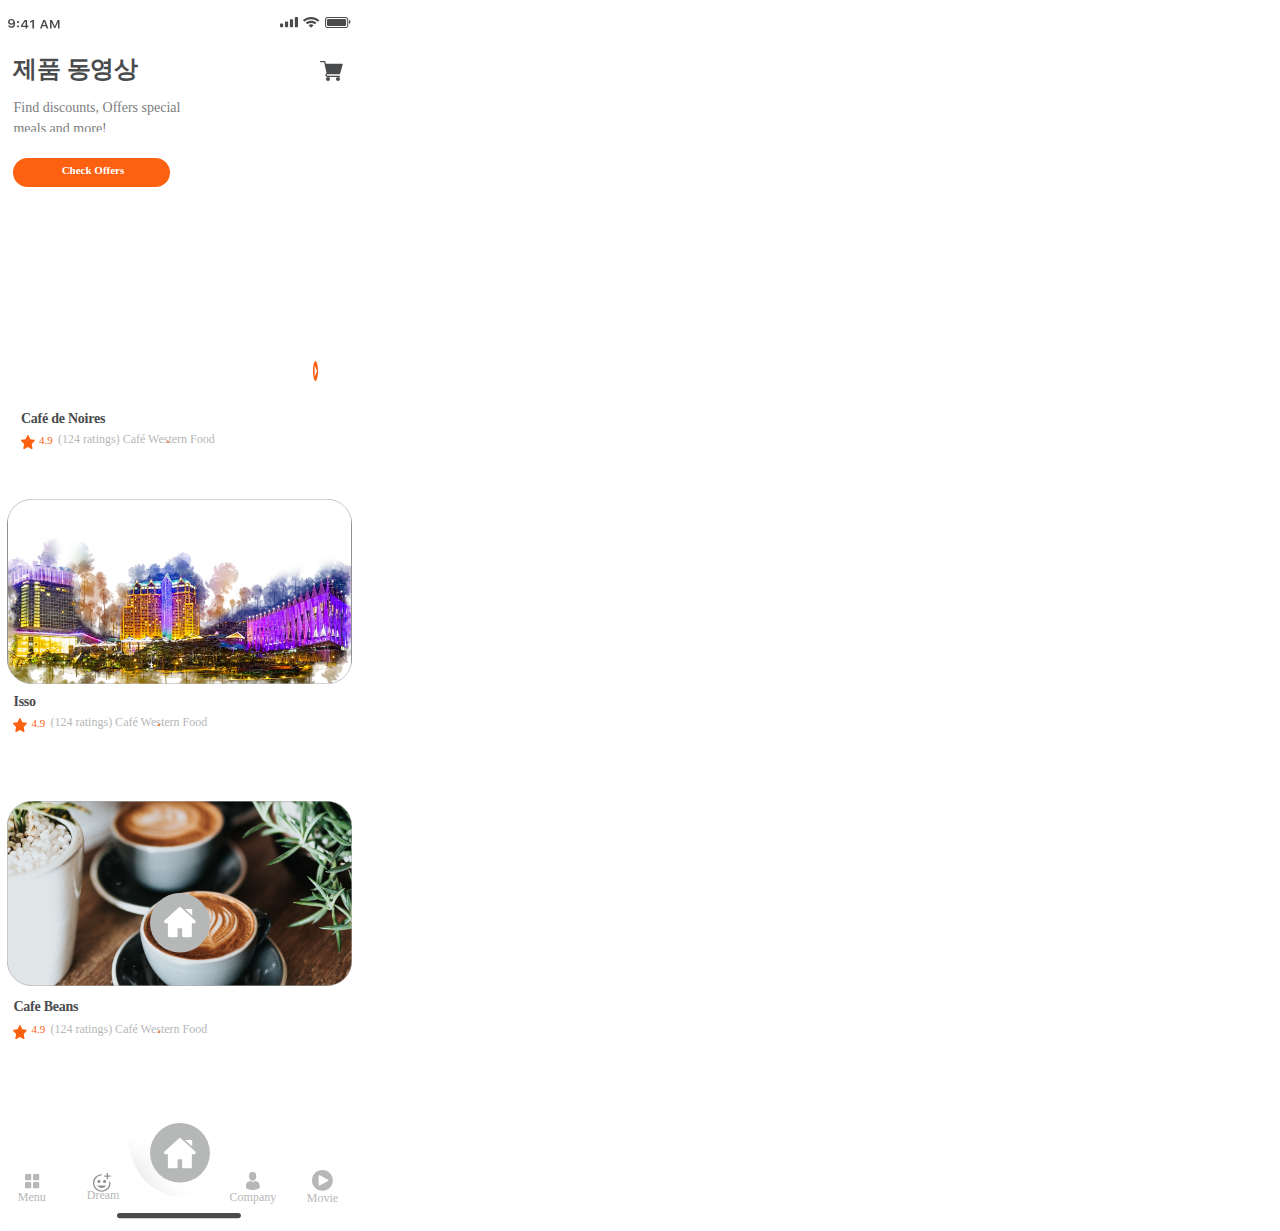
<file: Movie.html>
<!DOCTYPE html>
<html>
<head>
<meta charset="utf-8"/>
<meta http-equiv="X-UA-Compatible" content="IE=edge"/>
<meta name="viewport" content="width=device-width, initial-scale=1.0">
<title>Movie</title>
<link rel="stylesheet" type="text/css" id="applicationStylesheet" href="css/Movie.css"/>
<script id="applicationScript" type="text/javascript" src="js/scripts.js"></script>
</head>
<body>
<div id="Movie">
	<div id="n_8210">
		<div id="n__6__4" class="______6___4">
			<div id="Caf_de_Noires">
				<span>Café de Noires</span>
			</div>
			<div id="n_6822">
				<div id="n_24_ratings_Caf_____Western_F">
					<span>(124 ratings) Café     Western Food</span>
				</div>
				<div id="n_9_bg">
					<span>4.9</span>
				</div>
				<svg class="n_8560" viewBox="0 45 13.793 14.195">
					<path id="n_8560" d="M 10.72902774810791 59.19121932983398 C 10.61849594116211 59.19167327880859 10.50947093963623 59.16352081298828 10.41110324859619 59.10903549194336 L 6.886281490325928 57.11522674560547 L 3.361455678939819 59.10903549194336 C 3.246997594833374 59.17407608032227 3.117952585220337 59.20313262939453 2.988982915878296 59.19283294677734 C 2.860018491744995 59.18257522583008 2.736301898956299 59.13341522216797 2.631906747817993 59.05093002319336 C 2.527511835098267 58.9684944152832 2.446620464324951 58.85605621337891 2.398431777954102 58.72637176513672 C 2.350238084793091 58.59674072265625 2.336681127548218 58.45509338378906 2.359300374984741 58.3175163269043 L 3.050441980361938 54.11331939697266 L 0.2029397338628769 51.12638473510742 C 0.1140986531972885 51.03057098388672 0.05107609927654266 50.91043853759766 0.02063576690852642 50.77890014648438 C -0.00980476476252079 50.64735794067383 -0.006514178588986397 50.50932693481445 0.03015431575477123 50.37964248657227 C 0.07021292299032211 50.24689483642578 0.1438996642827988 50.12897872924805 0.242853045463562 50.03924942016602 C 0.3418068587779999 49.94948196411133 0.4620639681816101 49.89147186279297 0.5899784564971924 49.87182235717773 L 4.529484748840332 49.25205612182617 L 6.264254093170166 45.42126846313477 C 6.320852756500244 45.29500579833984 6.409218788146973 45.18849182128906 6.519197463989258 45.1140022277832 C 6.629227638244629 45.03951263427734 6.756447792053223 45.00000381469727 6.886281490325928 45.00000381469727 C 7.016115665435791 45.00000381469727 7.143335819244385 45.03951263427734 7.253315925598145 45.1140022277832 C 7.363345146179199 45.18849182128906 7.451711177825928 45.29500579833984 7.508308887481689 45.42126846313477 L 9.263808250427246 49.24456405639648 L 13.20331478118896 49.8643798828125 C 13.33123779296875 49.884033203125 13.45147132873535 49.94198989868164 13.55044364929199 50.03176498413086 C 13.64936447143555 50.12153625488281 13.72305297851562 50.23945617675781 13.7631139755249 50.37215042114258 C 13.79980754852295 50.5018424987793 13.80307483673096 50.63986587524414 13.77266311645508 50.77146148681641 C 13.74220275878906 50.90300369262695 13.67917156219482 51.02313995361328 13.59035491943359 51.11889266967773 L 10.74285125732422 54.10587692260742 L 11.43399238586426 58.31002426147461 C 11.45867252349854 58.45001602172852 11.44575500488281 58.59473419189453 11.39674663543701 58.72708129882812 C 11.34778785705566 58.85937118530273 11.26475048065186 58.97377777099609 11.15753555297852 59.05676651000977 C 11.03237628936768 59.15156555175781 10.88168334960938 59.19881439208984 10.72902774810791 59.19121932983398 Z">
					</path>
				</svg>
				<svg class="n_17">
					<ellipse id="n_17" rx="1" ry="1" cx="1" cy="1">
					</ellipse>
				</svg>
			</div>
		</div>
		<div id="n____1" class="_____________________1">
			<svg class="n____1_bk" viewBox="0 0 285 159.6">
				<path id="n____1_bk" d="null">
				</path>
			</svg>
		</div>
	</div>
	<div id="Actions__Controls__play--fille" class="Actions___Controls___play__filled___32">
		<div id="Fill" class="Fill">
			<svg class="Fill_bn" viewBox="0 0 5 20">
				<path id="Fill_bn" d="M 2.499899864196777 19.99979972839355 C 1.121451258659363 19.99979972839355 0 15.51385974884033 0 9.999899864196777 C 0 4.485939979553223 1.121451258659363 0 2.499899864196777 0 C 3.167519807815552 0 3.795325994491577 1.040059924125671 4.267671585083008 2.928600072860718 C 4.739792346954346 4.817130088806152 4.999799728393555 7.328429698944092 4.999799728393555 9.999899864196777 C 4.999799728393555 15.51385974884033 3.878348350524902 19.99979972839355 2.499899864196777 19.99979972839355 Z M 1.783858776092529 5.004449844360352 C 1.752544760704041 5.004449844360352 1.721695780754089 5.037590026855469 1.69464910030365 5.100299835205078 C 1.640663266181946 5.228439807891846 1.607126712799072 5.463639736175537 1.607126712799072 5.714099884033203 L 1.607126712799072 14.28569984436035 C 1.605551719665527 14.5414400100708 1.638398289680481 14.78213977813721 1.692849040031433 14.91389942169189 C 1.719893336296082 14.97659969329834 1.750744938850403 15.00974941253662 1.782058954238892 15.00974941253662 C 1.81337296962738 15.00974941253662 1.844222068786621 14.97661018371582 1.871268749237061 14.91389942169189 L 3.835684776306152 10.62899971008301 L 3.837491989135742 10.64256000518799 C 3.895087957382202 10.51828956604004 3.931082010269165 10.27773952484131 3.931082010269165 10.0142993927002 C 3.931082010269165 9.751299858093262 3.895217895507812 9.510580062866211 3.83748459815979 9.386099815368652 L 1.873068690299988 5.100299835205078 C 1.846019506454468 5.037590026855469 1.815173029899597 5.004449844360352 1.783858776092529 5.004449844360352 Z">
				</path>
			</svg>
		</div>
	</div>
	<div id="n__27">
		<div id="n_8212">
			<div id="n__6__6" class="______6___6">
				<img id="nathan-dumlao-zUNs99PGDg0-unsp" src="png/nathan-dumlao-zUNs99PGDg0-unsp.png" srcset="png/nathan-dumlao-zUNs99PGDg0-unsp.png 1x">
					
				<div id="Cafe_Beans">
					<span>Cafe Beans</span>
				</div>
				<div id="n_6822_bt">
					<div id="n_24_ratings_Caf_____Western_F_bu">
						<span>(124 ratings) Café     Western Food</span>
					</div>
					<div id="n_9_bv">
						<span>4.9</span>
					</div>
					<svg class="n_8560_bw" viewBox="0 45 13.793 14.195">
						<path id="n_8560_bw" d="M 10.72902774810791 59.19121932983398 C 10.61849594116211 59.19167327880859 10.50947093963623 59.16352081298828 10.41110324859619 59.10903549194336 L 6.886281490325928 57.11522674560547 L 3.361455678939819 59.10903549194336 C 3.246997594833374 59.17407608032227 3.117952585220337 59.20313262939453 2.988982915878296 59.19283294677734 C 2.860018491744995 59.18257522583008 2.736301898956299 59.13341522216797 2.631906747817993 59.05093002319336 C 2.527511835098267 58.9684944152832 2.446620464324951 58.85605621337891 2.398431777954102 58.72637176513672 C 2.350238084793091 58.59674072265625 2.336681127548218 58.45509338378906 2.359300374984741 58.3175163269043 L 3.050441980361938 54.11331939697266 L 0.2029397338628769 51.12638473510742 C 0.1140986531972885 51.03057098388672 0.05107609927654266 50.91043853759766 0.02063576690852642 50.77890014648438 C -0.00980476476252079 50.64735794067383 -0.006514178588986397 50.50932693481445 0.03015431575477123 50.37964248657227 C 0.07021292299032211 50.24689483642578 0.1438996642827988 50.12897872924805 0.242853045463562 50.03924942016602 C 0.3418068587779999 49.94948196411133 0.4620639681816101 49.89147186279297 0.5899784564971924 49.87182235717773 L 4.529484748840332 49.25205612182617 L 6.264254093170166 45.42126846313477 C 6.320852756500244 45.29500579833984 6.409218788146973 45.18849182128906 6.519197463989258 45.1140022277832 C 6.629227638244629 45.03951263427734 6.756447792053223 45.00000381469727 6.886281490325928 45.00000381469727 C 7.016115665435791 45.00000381469727 7.143335819244385 45.03951263427734 7.253315925598145 45.1140022277832 C 7.363345146179199 45.18849182128906 7.451711177825928 45.29500579833984 7.508308887481689 45.42126846313477 L 9.263808250427246 49.24456405639648 L 13.20331478118896 49.8643798828125 C 13.33123779296875 49.884033203125 13.45147132873535 49.94198989868164 13.55044364929199 50.03176498413086 C 13.64936447143555 50.12153625488281 13.72305297851562 50.23945617675781 13.7631139755249 50.37215042114258 C 13.79980754852295 50.5018424987793 13.80307483673096 50.63986587524414 13.77266311645508 50.77146148681641 C 13.74220275878906 50.90300369262695 13.67917156219482 51.02313995361328 13.59035491943359 51.11889266967773 L 10.74285125732422 54.10587692260742 L 11.43399238586426 58.31002426147461 C 11.45867252349854 58.45001602172852 11.44575500488281 58.59473419189453 11.39674663543701 58.72708129882812 C 11.34778785705566 58.85937118530273 11.26475048065186 58.97377777099609 11.15753555297852 59.05676651000977 C 11.03237628936768 59.15156555175781 10.88168334960938 59.19881439208984 10.72902774810791 59.19121932983398 Z">
						</path>
					</svg>
					<svg class="n_17_bx">
						<ellipse id="n_17_bx" rx="1" ry="1" cx="1" cy="1">
						</ellipse>
					</svg>
				</div>
			</div>
			<div id="n_">
				<span>제품 동영상</span>
			</div>
			<div id="Find_discounts_Offers_special_">
				<span>Find discounts, Offers special<br/>meals and more!</span>
			</div>
			<div id="Rounded_Orange_Button" class="Rounded_Orange_Button">
				<svg class="n_7_b">
					<rect id="n_7_b" rx="14.5" ry="14.5" x="0" y="0" width="157" height="29">
					</rect>
				</svg>
				<div id="Check_Offers">
					<span>Check Offers</span>
				</div>
			</div>
			<div id="n__6__5" class="______6___5">
				<img id="n_2x" src="png/n_2x.png" srcset="png/n_2x.png 1x">
					
				<div id="Isso">
					<span>Isso</span>
				</div>
				<div id="n_6822_b">
					<div id="n_24_ratings_Caf_____Western_F_b">
						<span>(124 ratings) Café     Western Food</span>
					</div>
					<div id="n_9_b">
						<span>4.9</span>
					</div>
					<svg class="n_8560_b" viewBox="0 45 13.793 14.195">
						<path id="n_8560_b" d="M 10.72902774810791 59.19121932983398 C 10.61849594116211 59.19167327880859 10.50947093963623 59.16352081298828 10.41110324859619 59.10903549194336 L 6.886281490325928 57.11522674560547 L 3.361455678939819 59.10903549194336 C 3.246997594833374 59.17407608032227 3.117952585220337 59.20313262939453 2.988982915878296 59.19283294677734 C 2.860018491744995 59.18257522583008 2.736301898956299 59.13341522216797 2.631906747817993 59.05093002319336 C 2.527511835098267 58.9684944152832 2.446620464324951 58.85605621337891 2.398431777954102 58.72637176513672 C 2.350238084793091 58.59674072265625 2.336681127548218 58.45509338378906 2.359300374984741 58.3175163269043 L 3.050441980361938 54.11331939697266 L 0.2029397338628769 51.12638473510742 C 0.1140986531972885 51.03057098388672 0.05107609927654266 50.91043853759766 0.02063576690852642 50.77890014648438 C -0.00980476476252079 50.64735794067383 -0.006514178588986397 50.50932693481445 0.03015431575477123 50.37964248657227 C 0.07021292299032211 50.24689483642578 0.1438996642827988 50.12897872924805 0.242853045463562 50.03924942016602 C 0.3418068587779999 49.94948196411133 0.4620639681816101 49.89147186279297 0.5899784564971924 49.87182235717773 L 4.529484748840332 49.25205612182617 L 6.264254093170166 45.42126846313477 C 6.320852756500244 45.29500579833984 6.409218788146973 45.18849182128906 6.519197463989258 45.1140022277832 C 6.629227638244629 45.03951263427734 6.756447792053223 45.00000381469727 6.886281490325928 45.00000381469727 C 7.016115665435791 45.00000381469727 7.143335819244385 45.03951263427734 7.253315925598145 45.1140022277832 C 7.363345146179199 45.18849182128906 7.451711177825928 45.29500579833984 7.508308887481689 45.42126846313477 L 9.263808250427246 49.24456405639648 L 13.20331478118896 49.8643798828125 C 13.33123779296875 49.884033203125 13.45147132873535 49.94198989868164 13.55044364929199 50.03176498413086 C 13.64936447143555 50.12153625488281 13.72305297851562 50.23945617675781 13.7631139755249 50.37215042114258 C 13.79980754852295 50.5018424987793 13.80307483673096 50.63986587524414 13.77266311645508 50.77146148681641 C 13.74220275878906 50.90300369262695 13.67917156219482 51.02313995361328 13.59035491943359 51.11889266967773 L 10.74285125732422 54.10587692260742 L 11.43399238586426 58.31002426147461 C 11.45867252349854 58.45001602172852 11.44575500488281 58.59473419189453 11.39674663543701 58.72708129882812 C 11.34778785705566 58.85937118530273 11.26475048065186 58.97377777099609 11.15753555297852 59.05676651000977 C 11.03237628936768 59.15156555175781 10.88168334960938 59.19881439208984 10.72902774810791 59.19121932983398 Z">
						</path>
					</svg>
					<svg class="n_17_ca">
						<ellipse id="n_17_ca" rx="1" ry="1" cx="1" cy="1">
						</ellipse>
					</svg>
				</div>
			</div>
			<div id="shopping-cart">
				<svg class="n_8562" viewBox="0 0 22.755 16">
					<path id="n_8562" d="M 7.377628803253174 13.33345985412598 L 19.42216491699219 13.33345985412598 C 19.72042465209961 13.33345985412598 19.98205757141113 13.13623905181885 20.06278419494629 12.84978294372559 L 22.72960662841797 3.516340494155884 C 22.78689765930176 3.315126895904541 22.74766159057617 3.098982334136963 22.62144660949707 2.931798696517944 C 22.49505996704102 2.765133380889893 22.29853439331055 2.666696548461914 22.08880996704102 2.666696548461914 L 5.838573455810547 2.666696548461914 L 5.36201286315918 0.5222679376602173 C 5.294304847717285 0.2168884575366974 5.023473262786865 4.9591064453125e-05 4.710977077484131 4.9591064453125e-05 L 0.666562557220459 4.9591064453125e-05 C 0.2981626093387604 4.9591064453125e-05 -9.919759031618014e-05 0.2983114123344421 -9.919759031618014e-05 0.6667113304138184 C -9.919759031618014e-05 1.035285115242004 0.2981626093387604 1.333373308181763 0.666562557220459 1.333373308181763 L 4.175909996032715 1.333373308181763 L 6.583359241485596 12.16662693023682 C 5.875030994415283 12.47461032867432 5.377639293670654 13.17964267730713 5.377639293670654 14.00012111663818 C 5.377639293670654 15.10289096832275 6.274855613708496 16.00010681152344 7.377624988555908 16.00010681152344 L 19.42216110229492 16.00010681152344 C 19.79073333740234 16.00010681152344 20.08882141113281 15.70201778411865 20.08882141113281 15.33344459533691 C 20.08882141113281 14.96504402160645 19.79073333740234 14.66678237915039 19.42216110229492 14.66678237915039 L 7.377624988555908 14.66678237915039 C 7.010440826416016 14.66678237915039 6.710963249206543 14.36800098419189 6.710963249206543 14.00012111663818 C 6.710963249206543 13.63224124908447 7.010440826416016 13.33345890045166 7.377624988555908 13.33345890045166 Z M 7.377628803253174 13.33345985412598">
					</path>
				</svg>
				<svg class="n_8563" viewBox="151 360.004 4 4">
					<path id="n_8563" d="M 151 362.0039672851562 C 151 363.1069030761719 151.897216796875 364.0039367675781 153.0001525878906 364.0039367675781 C 154.1029357910156 364.0039367675781 155.0001525878906 363.1069030761719 155.0001525878906 362.0039672851562 C 155.0001525878906 360.9011840820312 154.1029357910156 360.0039672851562 153.0001525878906 360.0039672851562 C 151.897216796875 360.0039672851562 151 360.9011840820312 151 362.0039672851562 Z M 151 362.0039672851562">
					</path>
				</svg>
				<svg class="n_8564" viewBox="362.004 360.004 4 4">
					<path id="n_8564" d="M 362.0039978027344 362.0039672851562 C 362.0039978027344 363.1069030761719 362.9011840820312 364.0039367675781 364.0039672851562 364.0039367675781 C 365.1069030761719 364.0039367675781 366.0039367675781 363.1069030761719 366.0039367675781 362.0039672851562 C 366.0039367675781 360.9011840820312 365.1069030761719 360.0039672851562 364.0039672851562 360.0039672851562 C 362.9011840820312 360.0039672851562 362.0039978027344 360.9011840820312 362.0039978027344 362.0039672851562 Z M 362.0039978027344 362.0039672851562">
					</path>
				</svg>
			</div>
			<div id="Status_bar">
				<div id="time">
					<svg class="n_2707" viewBox="26.017 18.334 7.127 8.871">
						<path id="n_2707" d="M 29.39797973632812 27.20499992370605 C 28.55218887329102 27.20499992370605 27.83315849304199 26.9950008392334 27.23979187011719 26.57500076293945 C 26.64642715454102 26.15500068664551 26.28144836425781 25.59799957275391 26.14485359191895 24.90200042724609 L 27.7905387878418 24.90200042724609 C 27.89763069152832 25.22299957275391 28.09432411193848 25.47599983215332 28.38281059265137 25.6609992980957 C 28.67129707336426 25.84700012207031 29.01333236694336 25.93899917602539 29.41109275817871 25.93899917602539 C 30.0853214263916 25.93899917602539 30.61202812194824 25.66699981689453 30.99230766296387 25.12199974060059 C 31.37149238586426 24.57699966430664 31.56163215637207 23.81999969482422 31.56163215637207 22.85199928283691 L 31.50480842590332 22.85199928283691 L 31.4720287322998 22.85199928283691 L 31.45345115661621 22.85199928283691 C 31.23489952087402 23.25399971008301 30.91690635681152 23.56500053405762 30.49947547912598 23.7859992980957 C 30.0809497833252 24.00699996948242 29.60013771057129 24.11700057983398 29.05813217163086 24.11700057983398 C 28.1795597076416 24.11700057983398 27.45287895202637 23.85199928283691 26.87808990478516 23.31999969482422 C 26.30439567565918 22.78899955749512 26.01700019836426 22.11700057983398 26.01700019836426 21.30500030517578 C 26.01700019836426 20.4379997253418 26.33827018737793 19.72599983215332 26.98081016540527 19.16900062561035 C 27.62334823608398 18.61199951171875 28.44619178771973 18.33399963378906 29.4493408203125 18.33399963378906 C 30.12356758117676 18.33399963378906 30.72130393981934 18.47699928283691 31.24145698547363 18.76199913024902 C 31.76269721984863 19.04700088500977 32.17903900146484 19.46100044250488 32.49047470092773 20.00399971008301 C 32.92539215087891 20.71100044250488 33.14394378662109 21.60199928283691 33.14394378662109 22.67600059509277 C 33.14394378662109 24.09799957275391 32.81283569335938 25.20800018310547 32.15062713623047 26.00699996948242 C 31.48951148986816 26.80599975585938 30.57159614562988 27.20499992370605 29.39797973632812 27.20499992370605 Z M 28.14896392822266 22.45000076293945 C 28.49099540710449 22.76099967956543 28.92591094970703 22.91600036621094 29.45589637756348 22.91600036621094 C 29.98478889465332 22.91600036621094 30.4218921661377 22.76199913024902 30.7682933807373 22.45299911499023 C 31.11360359191895 22.14500045776367 31.2862606048584 21.75399971008301 31.2862606048584 21.2810001373291 C 31.2862606048584 20.80500030517578 31.11141777038574 20.40399932861328 30.7617359161377 20.07999992370605 C 30.41205406188965 19.75600051879883 29.97823143005371 19.5939998626709 29.46136093139648 19.5939998626709 C 28.94558143615723 19.5939998626709 28.51175689697266 19.75300025939941 28.16207504272461 20.07099914550781 C 27.8123950958252 20.38999938964844 27.63755416870117 20.78499984741211 27.63755416870117 21.25799942016602 C 27.63755416870117 21.74200057983398 27.80802345275879 22.13999938964844 28.14896392822266 22.45000076293945 Z">
						</path>
					</svg>
					<svg class="n_2708" viewBox="34.255 19.805 2.145 6.363">
						<path id="n_2708" d="M 34.2550048828125 20.77700042724609 C 34.2550048828125 20.48800086975098 34.35334777832031 20.25399971008301 34.550048828125 20.07399940490723 C 34.74674224853516 19.89500045776367 35.00681304931641 19.80500030517578 35.33136749267578 19.80500030517578 C 35.65590667724609 19.80500030517578 35.91489410400391 19.89500045776367 36.10940551757812 20.07399940490723 C 36.30282592773438 20.25399971008301 36.40007781982422 20.48800086975098 36.40007781982422 20.77700042724609 C 36.40007781982422 21.0629997253418 36.30282592773438 21.29500007629395 36.10940551757812 21.47500038146973 C 35.91489410400391 21.65399932861328 35.65590667724609 21.74399948120117 35.33136749267578 21.74399948120117 C 35.00681304931641 21.74399948120117 34.74674224853516 21.65399932861328 34.550048828125 21.47500038146973 C 34.35334777832031 21.29500007629395 34.2550048828125 21.0629997253418 34.2550048828125 20.77700042724609 Z M 34.2550048828125 25.19499969482422 C 34.2550048828125 24.90999984741211 34.35334777832031 24.67799949645996 34.550048828125 24.49799919128418 C 34.74674224853516 24.31800079345703 35.00681304931641 24.22900009155273 35.33136749267578 24.22900009155273 C 35.65590667724609 24.22900009155273 35.91489410400391 24.31800079345703 36.10940551757812 24.49799919128418 C 36.30282592773438 24.67799949645996 36.40007781982422 24.90999984741211 36.40007781982422 25.19499969482422 C 36.40007781982422 25.48399925231934 36.30282592773438 25.7189998626709 36.10940551757812 25.89800071716309 C 35.91489410400391 26.07799911499023 35.65590667724609 26.16799926757812 35.33136749267578 26.16799926757812 C 35.00681304931641 26.16799926757812 34.74674224853516 26.07799911499023 34.550048828125 25.89800071716309 C 34.35334777832031 25.7189998626709 34.2550048828125 25.48399925231934 34.2550048828125 25.19499969482422 Z">
						</path>
					</svg>
					<svg class="n_2709" viewBox="37.929 18.545 7.344 8.455">
						<path id="n_2709" d="M 42.44316864013672 27 L 42.44316864013672 25.42399978637695 L 37.92900085449219 25.42399978637695 L 37.92900085449219 24.07600021362305 C 38.68081665039062 22.81100082397461 39.93529510498047 20.96699905395508 41.69462966918945 18.54500007629395 L 44.02437973022461 18.54500007629395 L 44.02437973022461 24.14599990844727 L 45.27339935302734 24.14599990844727 L 45.27339935302734 25.42399978637695 L 44.02437973022461 25.42399978637695 L 44.02437973022461 27 L 42.44316864013672 27 Z M 39.4599494934082 24.0939998626709 L 39.4599494934082 24.18199920654297 L 42.46829986572266 24.18199920654297 L 42.46829986572266 19.77499961853027 L 42.37869262695312 19.77499961853027 C 41.37991714477539 21.12700080871582 40.40736389160156 22.56599998474121 39.4599494934082 24.0939998626709 Z">
						</path>
					</svg>
					<svg class="n_2710" viewBox="45.91 18.545 4.06 8.455">
						<path id="n_2710" d="M 48.31733703613281 27 L 48.31733703613281 20.06800079345703 L 48.20806503295898 20.06800079345703 L 45.91000366210938 21.54500007629395 L 45.91000366210938 20.09199905395508 L 48.32389450073242 18.54500007629395 L 49.96958160400391 18.54500007629395 L 49.96958160400391 27 L 48.31733703613281 27 Z">
						</path>
					</svg>
					<svg class="n_2711" viewBox="54.757 18.545 8.42 8.455">
						<path id="n_2711" d="M 61.40312957763672 27 L 60.62290191650391 24.83799934387207 L 57.22225570678711 24.83799934387207 L 56.42891311645508 27 L 54.75699996948242 27 L 58.03526306152344 18.54500007629395 L 59.8929443359375 18.54500007629395 L 63.17666625976562 27 L 61.40312957763672 27 Z M 58.8745002746582 20.1560001373291 L 57.60690307617188 23.64299964904785 L 60.23825073242188 23.64299964904785 L 58.98377227783203 20.1560001373291 L 58.8745002746582 20.1560001373291 Z">
						</path>
					</svg>
					<svg class="n_2712" viewBox="63.916 18.545 9.54 8.455">
						<path id="n_2712" d="M 65.45241546630859 27 L 63.9160041809082 27 L 63.9160041809082 18.54500007629395 L 65.84908294677734 18.54500007629395 L 68.62795257568359 24.70299911499023 L 68.74269866943359 24.70299911499023 L 71.52156829833984 18.54500007629395 L 73.45574951171875 18.54500007629395 L 73.45574951171875 27 L 71.91932678222656 27 L 71.91932678222656 21.05299949645996 L 71.82972717285156 21.05299949645996 L 69.27487182617188 26.67200088500977 L 68.09687805175781 26.67200088500977 L 65.54202270507812 21.05299949645996 L 65.45241546630859 21.05299949645996 L 65.45241546630859 27 Z">
						</path>
					</svg>
				</div>
				<div id="icons">
					<div id="n_864">
						<div id="n_863">
							<svg class="n_2713" viewBox="315.689 15.833 16.195 10.64">
								<path id="n_2713" d="M 326.1401062011719 24.42799949645996 C 326.2056579589844 24.36800003051758 326.2406616210938 24.28800010681152 326.2395629882812 24.20299911499023 C 326.2373657226562 24.1200008392334 326.1969299316406 24.04000091552734 326.1302795410156 23.98399925231934 C 324.7774658203125 22.9370002746582 322.7973937988281 22.9370002746582 321.4445495605469 23.98399925231934 C 321.3757019042969 24.04000091552734 321.3374633789062 24.1200008392334 321.3352661132812 24.20299911499023 C 321.3330993652344 24.28800010681152 321.3680419921875 24.36800003051758 321.4336547851562 24.42799949645996 L 323.552490234375 26.38400077819824 C 323.6136779785156 26.44099998474121 323.6989135742188 26.47299957275391 323.7874145507812 26.47299957275391 C 323.8759155273438 26.47299957275391 323.9600524902344 26.44099998474121 324.0212707519531 26.38400077819824 L 326.1401062011719 24.42799949645996 Z M 323.7874145507812 21.72500038146973 C 325.0790710449219 21.72500038146973 326.3226318359375 22.16500091552734 327.2809448242188 22.95700073242188 C 327.4088134765625 23.06999969482422 327.6131591796875 23.06800079345703 327.7388305664062 22.95299911499023 L 328.9638061523438 21.81999969482422 C 329.0282592773438 21.76099967956543 329.063232421875 21.68000030517578 329.063232421875 21.59600067138672 C 329.06103515625 21.51300048828125 329.0249938964844 21.4330005645752 328.9583129882812 21.375 C 326.0439758300781 18.89399909973145 321.531982421875 18.89399909973145 318.6175842285156 21.375 C 318.5520324707031 21.4330005645752 318.5137634277344 21.51300048828125 318.5137634277344 21.59600067138672 C 318.5126953125 21.68000030517578 318.5487670898438 21.76099967956543 318.6132202148438 21.81999969482422 L 319.8370971679688 22.95299911499023 C 319.9638977050781 23.06800079345703 320.1671142578125 23.06999969482422 320.2971801757812 22.95700073242188 C 321.2533264160156 22.16500091552734 322.4968872070312 21.72599983215332 323.7874145507812 21.72500038146973 Z M 323.7874145507812 18.04299926757812 C 326.137939453125 18.04299926757812 328.3966369628906 18.86899948120117 330.0991821289062 20.35000038146973 C 330.2280883789062 20.46500015258789 330.4324645996094 20.46299934387207 330.5592041015625 20.34700012207031 L 331.7841796875 19.21500015258789 C 331.8497619628906 19.1560001373291 331.8836364746094 19.07699966430664 331.8836364746094 18.99300003051758 C 331.8836364746094 18.90999984741211 331.8475646972656 18.82999992370605 331.7809143066406 18.77300071716309 C 327.3115539550781 14.85299968719482 320.2610778808594 14.85299968719482 315.7917175292969 18.77300071716309 C 315.7261657714844 18.82999992370605 315.6901245117188 18.90999984741211 315.6890258789062 18.99300003051758 C 315.6890258789062 19.07600021362305 315.7239990234375 19.1560001373291 315.7884521484375 19.21500015258789 L 317.015625 20.34700012207031 C 317.1412963867188 20.46299934387207 317.3467102050781 20.46500015258789 317.4745788574219 20.35000038146973 C 319.1770935058594 18.86800003051758 321.4369201660156 18.04299926757812 323.7874145507812 18.04299926757812 Z">
								</path>
							</svg>
						</div>
					</div>
					<div id="n_866">
						<div id="n_865">
							<svg class="n_2714" viewBox="294.315 16.159 18.026 10.349">
								<path id="n_2714" d="M 310.2200317382812 16.15900039672852 L 311.2799987792969 16.15900039672852 C 311.8668518066406 16.15900039672852 312.3410949707031 16.5930004119873 312.3410949707031 17.12899971008301 L 312.3410949707031 25.53800010681152 C 312.3410949707031 26.07500076293945 311.8668518066406 26.50799942016602 311.2799987792969 26.50799942016602 L 310.2200317382812 26.50799942016602 C 309.6354064941406 26.50799942016602 309.1600646972656 26.07500076293945 309.1600646972656 25.53800010681152 L 309.1600646972656 17.12899971008301 C 309.1600646972656 16.5930004119873 309.6354064941406 16.15900039672852 310.2200317382812 16.15900039672852 Z M 305.2731323242188 18.42300033569336 L 306.3330993652344 18.42300033569336 C 306.9188232421875 18.42300033569336 307.3941955566406 18.85700035095215 307.3941955566406 19.39299964904785 L 307.3941955566406 25.53800010681152 C 307.3941955566406 26.07500076293945 306.9188232421875 26.50799942016602 306.3330993652344 26.50799942016602 L 305.2731323242188 26.50799942016602 C 304.6863403320312 26.50799942016602 304.2131652832031 26.07500076293945 304.2131652832031 25.53800010681152 L 304.2131652832031 19.39299964904785 C 304.2131652832031 18.85700035095215 304.6863403320312 18.42300033569336 305.2731323242188 18.42300033569336 Z M 300.3251647949219 20.6870002746582 L 301.38623046875 20.6870002746582 C 301.9708557128906 20.6870002746582 302.4461975097656 21.12199974060059 302.4461975097656 21.6569995880127 L 302.4461975097656 25.53800010681152 C 302.4461975097656 26.07500076293945 301.9708557128906 26.50799942016602 301.38623046875 26.50799942016602 L 300.3251647949219 26.50799942016602 C 299.7394409179688 26.50799942016602 299.2651977539062 26.07500076293945 299.2651977539062 25.53800010681152 L 299.2651977539062 21.6569995880127 C 299.2651977539062 21.12199974060059 299.7394409179688 20.6870002746582 300.3251647949219 20.6870002746582 Z M 295.3760986328125 22.62800025939941 L 296.4360656738281 22.62800025939941 C 297.0217590332031 22.62800025939941 297.4960327148438 23.0629997253418 297.4960327148438 23.59799957275391 L 297.4960327148438 25.53800010681152 C 297.4960327148438 26.07500076293945 297.0217590332031 26.50799942016602 296.4360656738281 26.50799942016602 L 295.3760986328125 26.50799942016602 C 294.7903747558594 26.50799942016602 294.3150329589844 26.07500076293945 294.3150329589844 25.53800010681152 L 294.3150329589844 23.59799957275391 C 294.3150329589844 23.0629997253418 294.7903747558594 22.62800025939941 295.3760986328125 22.62800025939941 Z">
								</path>
							</svg>
						</div>
					</div>
					<div id="n_869">
						<div id="n_868">
							<div id="n_867">
								<svg class="n_2715" viewBox="335.394 15.835 23.326 10.998">
									<path id="n_2715" d="M 355.89404296875 16.80599975585938 C 356.8677062988281 16.80599975585938 357.6599426269531 17.5310001373291 357.6599426269531 18.42300033569336 L 357.6599426269531 24.2450008392334 C 357.6599426269531 25.13699913024902 356.8677062988281 25.86199951171875 355.89404296875 25.86199951171875 L 338.2198791503906 25.86199951171875 C 337.2462158203125 25.86199951171875 336.4539794921875 25.13699913024902 336.4539794921875 24.2450008392334 L 336.4539794921875 18.42300033569336 C 336.4539794921875 17.5310001373291 337.2462158203125 16.80599975585938 338.2198791503906 16.80599975585938 L 355.89404296875 16.80599975585938 M 355.89404296875 15.83500003814697 L 338.2198791503906 15.83500003814697 C 336.6582946777344 15.83500003814697 335.3940124511719 16.99399948120117 335.3940124511719 18.42300033569336 L 335.3940124511719 24.2450008392334 C 335.3940124511719 25.67399978637695 336.6582946777344 26.83300018310547 338.2198791503906 26.83300018310547 L 355.89404296875 26.83300018310547 C 357.4555969238281 26.83300018310547 358.7199096679688 25.67399978637695 358.7199096679688 24.2450008392334 L 358.7199096679688 18.42300033569336 C 358.7199096679688 16.99399948120117 357.4555969238281 15.83500003814697 355.89404296875 15.83500003814697 L 355.89404296875 15.83500003814697 Z">
									</path>
								</svg>
							</div>
							<svg class="n_2716" viewBox="357.711 19.393 1.409 3.882">
								<path id="n_2716" d="M 357.7109985351562 19.39299964904785 L 357.7109985351562 23.27499961853027 C 358.564453125 22.94599914550781 359.1195678710938 22.18099975585938 359.1195678710938 21.33399963378906 C 359.1195678710938 20.48699951171875 358.564453125 19.72200012207031 357.7109985351562 19.39299964904785">
								</path>
							</svg>
							<svg class="n_179">
								<rect id="n_179" rx="1.2947821617126465" ry="1.2947821617126465" x="0" y="0" width="19.086" height="7.117">
								</rect>
							</svg>
						</div>
					</div>
				</div>
			</div>
			<div id="n_8198">
				<svg class="n_5_c" viewBox="0 0 358.79 80.429">
					<path id="n_5_c" d="M 358.0749206542969 80.42760467529297 L 0.6795000433921814 80.42760467529297 L 0.6795000433921814 30.5973014831543 L 0 30.5973014831543 L 0 0 L 108.3302993774414 0 C 118.3037719726562 0 126.7273864746094 6.637526035308838 129.4252471923828 15.73560047149658 L 129.8907012939453 15.73560047149658 C 135.576904296875 36.83970260620117 156.1221008300781 51.57810211181641 179.8542022705078 51.57810211181641 C 203.5863037109375 51.57810211181641 224.1315002441406 36.83970260620117 229.8177032470703 15.73560047149658 L 230.3173522949219 15.73560047149658 C 233.0152282714844 6.637526035308838 241.4389953613281 0 251.4132080078125 0 L 358.7895202636719 0 L 358.7895202636719 30.5973014831543 L 358.0749206542969 30.5973014831543 L 358.0749206542969 80.42760467529297 L 358.0749206542969 80.42850494384766 Z">
					</path>
				</svg>
				<div id="n_8197">
					<svg class="n_4_c" viewBox="0 0 360 95.791">
						<path id="n_4_c" d="M 360 95.78970336914062 L 0.1629000008106232 95.78970336914062 L 0.1629000008106232 36.44190216064453 L 0 36.44190216064453 L 0 0 L 108.7110061645508 0 C 119.7538299560547 0 128.8964385986328 8.136795997619629 130.4709930419922 18.74160003662109 L 130.7754058837891 18.74160003662109 C 136.5003051757812 43.87590026855469 157.1858978271484 61.43040084838867 181.0800018310547 61.43040084838867 C 204.7722778320312 61.43040084838867 225.3094940185547 44.17181777954102 231.2366943359375 19.37898826599121 C 232.5324401855469 8.46453857421875 241.8188018798828 0 253.0827026367188 0 L 359.8380126953125 0 L 359.8380126953125 18.74160003662109 L 360 18.74160003662109 L 360 95.78970336914062 L 360 95.79060363769531 Z">
						</path>
					</svg>
				</div>
				<div id="n__36__4" class="______36___4">
					<div id="Movie_c">
						<span>Movie</span>
					</div>
					<div id="Actions__Controls__play--fille_c" class="Actions___Controls___play__filled___32">
						<svg class="Fill_c" viewBox="0 0 20.824 20.824">
							<path id="Fill_c" d="M 10.41231155395508 20.82395553588867 C 7.630905151367188 20.82395553588867 5.01608419418335 19.7409725189209 3.049530506134033 17.77451324462891 C 1.08301317691803 15.80807876586914 0 13.19346523284912 0 10.41231155395508 C 0 7.630861282348633 1.08301317691803 5.01604700088501 3.049530506134033 3.049530506134033 C 5.01604700088501 1.08301305770874 7.630861282348633 0 10.41231155395508 0 C 11.78639984130859 0 13.12690353393555 0.2666665315628052 14.39658164978027 0.7925923466682434 C 15.66628074645996 1.31851053237915 16.8027458190918 2.077858924865723 17.77442359924316 3.049530506134033 C 18.74611282348633 4.021224021911621 19.50545883178711 5.157717227935791 20.03136253356934 6.427462577819824 C 20.55728721618652 7.69721508026123 20.82395553588867 9.037910461425781 20.82395553588867 10.41231155395508 C 20.82395553588867 13.1934289932251 19.7409725189209 15.80804061889648 17.77451133728027 17.77451324462891 C 15.80804061889648 19.7409725189209 13.1934289932251 20.82395553588867 10.41231155395508 20.82395553588867 Z M 7.429716110229492 5.210506439208984 C 7.29922342300415 5.210506439208984 7.170537948608398 5.244873523712158 7.057560920715332 5.3099045753479 C 6.832966327667236 5.443200588226318 6.693437576293945 5.688395500183105 6.693437576293945 5.949796199798584 L 6.693437576293945 14.87415790557861 C 6.686758518218994 15.1399097442627 6.823461532592773 15.3907356262207 7.050197601318359 15.52877712249756 C 7.163160800933838 15.59379863739014 7.291831016540527 15.62817478179932 7.422271251678467 15.62817478179932 C 7.552703857421875 15.62817478179932 7.681188583374023 15.59380626678467 7.793838500976562 15.52877712249756 L 15.97522926330566 11.06626129150391 L 15.9826078414917 11.08168601989746 C 16.22289848327637 10.95179653167725 16.37281799316406 10.70108890533447 16.37281799316406 10.42703723907471 C 16.37281799316406 10.15332889556885 16.22329521179199 9.902487754821777 15.982590675354 9.772419929504395 L 7.801871299743652 5.3099045753479 C 7.68889331817627 5.244873523712158 7.560208320617676 5.210506439208984 7.429716110229492 5.210506439208984 Z">
							</path>
						</svg>
					</div>
				</div>
				<div id="n_6814">
					<svg class="n_2718" viewBox="286.841 3.784 16.351 2.35">
						<path id="n_2718" d="M 302.3873291015625 3.784480094909668 L 287.6444091796875 3.784480094909668 C 287.4310302734375 3.784480094909668 287.2271423339844 3.869202136993408 287.0760803222656 4.020010948181152 C 286.9249877929688 4.170810222625732 286.8410034179688 4.375347137451172 286.8410034179688 4.588607788085938 L 286.8410034179688 5.330425262451172 C 286.8410034179688 5.543694972991943 286.9249877929688 5.748231887817383 287.0760803222656 5.899031162261963 C 287.2271423339844 6.049839973449707 287.4310302734375 6.134552478790283 287.6444091796875 6.134552478790283 L 302.3873291015625 6.134552478790283 C 302.6007080078125 6.134552478790283 302.8055419921875 6.049839973449707 302.9556579589844 5.899031162261963 C 303.1067199707031 5.748231887817383 303.1916809082031 5.543694972991943 303.1916809082031 5.330425262451172 L 303.1916809082031 4.588607788085938 C 303.1916809082031 4.375347137451172 303.1067199707031 4.170810222625732 302.9556579589844 4.020010948181152 C 302.8055419921875 3.869202136993408 302.6007080078125 3.784480094909668 302.3873291015625 3.784480094909668 Z">
						</path>
					</svg>
					<svg class="n_2719" viewBox="286.841 18.726 16.351 2.35">
						<path id="n_2719" d="M 302.3873291015625 18.7263011932373 L 287.6444091796875 18.7263011932373 C 287.4310302734375 18.7263011932373 287.2271423339844 18.81098365783691 287.0760803222656 18.96175575256348 C 286.9249877929688 19.11262321472168 286.8410034179688 19.31711196899414 286.8410034179688 19.5303783416748 L 286.8410034179688 20.27224540710449 C 286.8410034179688 20.48551559448242 286.9249877929688 20.69000625610352 287.0760803222656 20.84077644348145 C 287.2271423339844 20.99164199829102 287.4310302734375 21.07632637023926 287.6444091796875 21.07632637023926 L 302.3873291015625 21.07632637023926 C 302.6007080078125 21.07632637023926 302.8055419921875 20.99164199829102 302.9556579589844 20.84077644348145 C 303.1067199707031 20.69000625610352 303.1916809082031 20.48551559448242 303.1916809082031 20.27224540710449 L 303.1916809082031 19.5303783416748 C 303.1916809082031 19.31711196899414 303.1067199707031 19.11262321472168 302.9556579589844 18.96185111999512 C 302.8055419921875 18.81107902526855 302.6007080078125 18.7263011932373 302.3873291015625 18.7263011932373 Z">
						</path>
					</svg>
					<svg class="n_2720" viewBox="292.751 13.746 10.771 2.35">
						<path id="n_2720" d="M 303.5221252441406 14.5498743057251 C 303.5221252441406 14.33660411834717 303.4371337890625 14.13202095031738 303.2861022949219 13.98124980926514 C 303.135986328125 13.83047866821289 302.9311218261719 13.74569892883301 302.7177734375 13.74569892883301 L 293.5553588867188 13.74569892883301 C 293.3420104980469 13.74569892883301 293.1371154785156 13.83047866821289 292.9870300292969 13.98124980926514 C 292.8359985351562 14.13202095031738 292.7510070800781 14.33660411834717 292.7510070800781 14.5498743057251 L 292.7510070800781 15.29164409637451 C 292.7510070800781 15.39728832244873 292.7717895507812 15.50179767608643 292.8123474121094 15.59932231903076 C 292.8529663085938 15.69694042205811 292.9124145507812 15.78549671173096 292.9870300292969 15.86017513275146 C 293.0615844726562 15.93485355377197 293.150390625 15.99404621124268 293.2476196289062 16.03445434570312 C 293.3448486328125 16.07485771179199 293.4496459960938 16.09562873840332 293.5553588867188 16.09553527832031 L 302.7177734375 16.09553527832031 C 302.9311218261719 16.09553527832031 303.1350402832031 16.0108528137207 303.2861022949219 15.86007976531982 C 303.4371337890625 15.70940494537354 303.5221252441406 15.50491428375244 303.5221252441406 15.29164409637451 L 303.5221252441406 14.5498743057251 Z">
						</path>
					</svg>
					<svg class="n_2721" viewBox="292.751 8.792 10.771 2.35">
						<path id="n_2721" d="M 303.5221252441406 9.596606254577637 C 303.5221252441406 9.38333797454834 303.4371337890625 9.17880916595459 303.2861022949219 9.028000831604004 C 303.135986328125 8.877201080322266 302.9311218261719 8.792479515075684 302.7177734375 8.792479515075684 L 293.5553588867188 8.792479515075684 C 293.4496459960938 8.792479515075684 293.3448486328125 8.813277244567871 293.2476196289062 8.853693008422852 C 293.150390625 8.894101142883301 293.0615844726562 8.953333854675293 292.9870300292969 9.028000831604004 C 292.9124145507812 9.102678298950195 292.8529663085938 9.191319465637207 292.8123474121094 9.288881301879883 C 292.7717895507812 9.386443138122559 292.7510070800781 9.491010665893555 292.7510070800781 9.596606254577637 L 292.7510070800781 10.33844375610352 C 292.7510070800781 10.44399166107178 292.7717895507812 10.54859733581543 292.8123474121094 10.64612102508545 C 292.8529663085938 10.7436466217041 292.9124145507812 10.83229637145996 292.9870300292969 10.90697383880615 C 293.0615844726562 10.98155784606934 293.150390625 11.04084491729736 293.2476196289062 11.08115768432617 C 293.3448486328125 11.1215648651123 293.4496459960938 11.14233493804932 293.5553588867188 11.14233493804932 L 302.7177734375 11.14233493804932 C 302.9311218261719 11.14233493804932 303.1350402832031 11.05765056610107 303.2861022949219 10.90687847137451 C 303.4371337890625 10.75610828399658 303.5221252441406 10.5516185760498 303.5221252441406 10.33844375610352 L 303.5221252441406 9.596606254577637 Z">
						</path>
					</svg>
					<svg class="n_2722" viewBox="286.841 10.539 3.228 3.703">
						<path id="n_2722" d="M 286.9750061035156 14.24236965179443 C 286.9920043945312 14.24236965179443 287.0099182128906 14.2387809753418 287.0269165039062 14.23179531097412 C 287.0429382324219 14.22480869293213 287.05810546875 14.21461200714111 287.0703735351562 14.20177459716797 L 290.003662109375 12.50836086273193 L 289.9998474121094 12.5026969909668 C 290.0206604003906 12.49136734008789 290.03759765625 12.47484683990479 290.0498962402344 12.45473670959473 C 290.0612487792969 12.43472290039062 290.0678405761719 12.41178131103516 290.0687866210938 12.38846302032471 C 290.0678405761719 12.36240577697754 290.060302734375 12.33700942993164 290.0461120605469 12.31529521942139 C 290.031982421875 12.29348659515381 290.0121459960938 12.27639865875244 289.988525390625 12.26592063903809 L 289.9894714355469 12.26355934143066 L 287.0684509277344 10.57694339752197 C 287.0496215820312 10.55881881713867 287.0259704589844 10.5464506149292 287.00048828125 10.54144763946533 C 286.9750061035156 10.53634834289551 286.9485778808594 10.53889751434326 286.9249267578125 10.54862117767334 C 286.900390625 10.55834579467773 286.8796081542969 10.57486724853516 286.865478515625 10.59629821777344 C 286.8504333496094 10.61763572692871 286.8419189453125 10.64284133911133 286.8409423828125 10.66880512237549 L 286.8409423828125 10.66880512237549 L 286.8409423828125 14.10830974578857 C 286.8399963378906 14.12596321105957 286.84375 14.14342880249023 286.8504333496094 14.15966701507568 C 286.8569946289062 14.17600059509277 286.8673706054688 14.1907262802124 286.8796081542969 14.20318984985352 C 286.8919067382812 14.215651512146 286.9070129394531 14.22556495666504 286.923095703125 14.23226737976074 C 286.9391479492188 14.23897075653076 286.9570617675781 14.24246406555176 286.9750061035156 14.24236965179443 Z">
						</path>
					</svg>
				</div>
				<div onclick="application.goToTargetView(event)" id="n__31__26" class="______31___26">
					<div id="Company">
						<span>Company</span>
					</div>
					<div id="man-user">
						<svg class="n_4253" viewBox="104.535 0 7.278 8.84">
							<path id="n_4253" d="M 108.1741638183594 8.840253829956055 C 110.1838836669922 8.840253829956055 111.813232421875 6.861315250396729 111.813232421875 4.420153141021729 C 111.813232421875 1.978938460350037 111.2783050537109 0 108.1741638183594 0 C 105.0700378417969 0 104.5349960327148 1.978938460350037 104.5349960327148 4.42015266418457 C 104.5349960327148 6.86131477355957 106.1643447875977 8.840253829956055 108.1741638183594 8.840253829956055 Z">
							</path>
						</svg>
						<svg class="n_4254" viewBox="41.895 300.372 0.001 0.076">
							<path id="n_4254" d="M 41.89585113525391 300.4483947753906 C 41.89523315429688 300.299560546875 41.89461517333984 300.406494140625 41.89585113525391 300.4483947753906 L 41.89585113525391 300.4483947753906 Z">
							</path>
						</svg>
						<svg class="n_4255" viewBox="308.085 301.486 0.001 0.135">
							<path id="n_4255" d="M 308.0849609375 301.6213073730469 C 308.0869445800781 301.5805053710938 308.0856323242188 301.3385925292969 308.0849609375 301.6213073730469 L 308.0849609375 301.6213073730469 Z">
							</path>
						</svg>
						<svg class="n_4256" viewBox="41.908 177.74 13.747 8.896">
							<path id="n_4256" d="M 55.64700317382812 183.9713439941406 C 55.57961273193359 179.7187805175781 55.02421569824219 178.5070495605469 50.77418518066406 177.7400054931641 C 50.77418518066406 177.7400054931641 50.17592620849609 178.5023498535156 48.78150939941406 178.5023498535156 C 47.38709259033203 178.5023498535156 46.78872680664062 177.7400054931641 46.78872680664062 177.7400054931641 C 42.58507537841797 178.4986724853516 41.99590301513672 179.6924591064453 41.91844177246094 183.8332061767578 C 41.91208648681641 184.1713256835938 41.90914154052734 184.1890869140625 41.90800476074219 184.1498413085938 C 41.90826416015625 184.223388671875 41.90857696533203 184.3594207763672 41.90857696533203 184.5966186523438 C 41.90857696533203 184.5966186523438 42.92040252685547 186.6363983154297 48.78150939941406 186.6363983154297 C 54.64250946044922 186.6363983154297 55.65444183349609 184.5966186523438 55.65444183349609 184.5966186523438 C 55.65444183349609 184.4442291259766 55.65454864501953 184.3382415771484 55.65470123291016 184.2661590576172 C 55.653564453125 184.2904205322266 55.65129089355469 184.2433624267578 55.64700317382812 183.9713439941406 Z">
							</path>
						</svg>
					</div>
				</div>
				<div onclick="application.goToTargetView(event)" id="n__33__26" class="______33___26">
					<div id="Menu">
						<span>Menu</span>
					</div>
					<div id="n_6847">
						<svg class="n_17318">
							<rect id="n_17318" rx="1" ry="1" x="0" y="0" width="6.247" height="6.247">
							</rect>
						</svg>
						<svg class="n_17321">
							<rect id="n_17321" rx="1" ry="1" x="0" y="0" width="6.247" height="6.247">
							</rect>
						</svg>
						<svg class="n_17319">
							<rect id="n_17319" rx="1" ry="1" x="0" y="0" width="6.247" height="6.247">
							</rect>
						</svg>
						<svg class="n_17320">
							<rect id="n_17320" rx="1" ry="1" x="0" y="0" width="6.247" height="6.247">
							</rect>
						</svg>
					</div>
				</div>
				<div id="n__56__9" class="______56___9">
					<div onclick="application.goToTargetView(event)" id="n__17">
						<div id="n_8202">
							<div id="n__30__20" class="______30___20">
								<div id="Dream">
									<span>Dream</span>
								</div>
							</div>
							<div id="Person__User__face--activated-" class="Person___User___face__activated__add___20">
								<svg class="Fill_dy" viewBox="1.25 0 17.5 18.75">
									<path id="Fill_dy" d="M 9.999900817871094 18.74970054626465 C 5.175240516662598 18.74970054626465 1.250100493431091 14.82456016540527 1.250100493431091 9.999900817871094 C 1.250100493431091 5.175240516662598 5.175240516662598 1.250100493431091 9.999900817871094 1.250100493431091 L 9.999900817871094 2.500200510025024 L 9.991130828857422 2.500190496444702 C 6.85908031463623 2.500200510025024 4.029850482940674 4.476070404052734 2.951100587844849 7.416900634765625 C 1.871140599250793 10.36103057861328 2.754000425338745 13.70007038116455 5.148000717163086 15.72570037841797 C 6.500470638275146 16.87005043029785 8.221310615539551 17.50028038024902 9.993520736694336 17.50028038024902 C 11.29263019561768 17.50028038024902 12.57642078399658 17.15989112854004 13.70610046386719 16.51589965820312 C 16.43130111694336 14.96325016021729 17.91057968139648 11.8422908782959 17.38710021972656 8.749800682067871 L 18.64980125427246 8.749800682067871 C 18.71195030212402 9.164220809936523 18.74522972106934 9.584530830383301 18.74970054626465 9.999900817871094 C 18.74970054626465 14.82456016540527 14.82456016540527 18.74970054626465 9.999900817871094 18.74970054626465 Z M 9.999900817871094 14.99670028686523 C 8.211300849914551 14.99670028686523 6.534940719604492 14.04006099700928 5.625000476837158 12.50010013580322 L 14.37480068206787 12.50010013580322 C 13.46505069732666 14.04064083099365 11.78836059570312 14.99670028686523 9.999900817871094 14.99670028686523 Z M 12.81240081787109 9.999900817871094 C 11.95089054107666 9.999900817871094 11.25000095367432 9.299010276794434 11.25000095367432 8.437500953674316 C 11.25000095367432 7.575990676879883 11.95089054107666 6.875100612640381 12.81240081787109 6.875100612640381 L 12.82590007781982 6.875100612640381 C 13.23880100250244 6.875100612640381 13.6277904510498 7.036190509796143 13.9212007522583 7.328700542449951 C 14.21731090545654 7.625720500946045 14.3784008026123 8.019490242004395 14.37480068206787 8.437500953674316 C 14.37480068206787 9.299010276794434 13.67391014099121 9.999900817871094 12.81240081787109 9.999900817871094 Z M 7.187400341033936 9.999900817871094 C 6.32589054107666 9.999900817871094 5.625000476837158 9.299010276794434 5.625000476837158 8.437500953674316 C 5.625000476837158 7.575990676879883 6.32589054107666 6.875100612640381 7.187400341033936 6.875100612640381 L 7.200900554656982 6.875100612640381 C 7.613800525665283 6.875100612640381 8.002790451049805 7.036190509796143 8.296200752258301 7.328700542449951 C 8.592310905456543 7.625720500946045 8.753400802612305 8.019490242004395 8.749800682067871 8.437500953674316 C 8.749800682067871 9.299010276794434 8.048910140991211 9.999900817871094 7.187400341033936 9.999900817871094 Z M 16.25040054321289 6.249600410461426 L 16.2494010925293 6.249600410461426 L 15.00030040740967 6.249600410461426 L 15.00030040740967 3.750300645828247 L 12.50010013580322 3.750300645828247 L 12.50010013580322 2.500200510025024 L 15.00030040740967 2.500200510025024 L 15.00030040740967 5.477905347106571e-07 L 16.25040054321289 5.477905347106571e-07 L 16.25040054321289 2.500200510025024 L 18.74970054626465 2.500200510025024 L 18.74970054626465 3.750300645828247 L 16.25040054321289 3.750300645828247 L 16.25040054321289 6.248600482940674 L 16.25040054321289 6.249600410461426 Z">
									</path>
								</svg>
							</div>
						</div>
					</div>
				</div>
				<svg class="n_17357">
					<rect id="n_17357" rx="2.602994441986084" ry="2.602994441986084" x="0" y="0" width="123.903" height="5.206">
					</rect>
				</svg>
				<div id="n_8216">
					<div id="n__62__4" class="______62___4">
						<svg class="n_13">
							<ellipse id="n_13" rx="29.98311996459961" ry="29.802448272705078" cx="29.98311996459961" cy="29.802448272705078">
							</ellipse>
						</svg>
					</div>
					<div id="n_01-home">
						<div id="n_2268">
							<div id="n_2267">
								<svg class="n_4239" viewBox="0 12.675 31.741 30.17">
									<path id="n_4239" d="M 31.20816421508789 26.07930183410645 L 16.96688461303711 13.10273170471191 C 16.34179306030273 12.5330638885498 15.39916324615479 12.53312587738037 14.77431774139404 13.10267162322998 L 0.5329875349998474 26.0793628692627 C 0.03225722908973694 26.53564453125 -0.1331443339586258 27.2386589050293 0.1114863157272339 27.87032508850098 C 0.3561789095401764 28.50198554992676 0.9519468545913696 28.91009712219238 1.629361510276794 28.91009712219238 L 3.903943300247192 28.91009712219238 L 3.903943300247192 41.91165542602539 C 3.903943300247192 42.42713928222656 4.321909427642822 42.8451042175293 4.837395191192627 42.8451042175293 L 12.64338207244873 42.8451042175293 C 13.15886402130127 42.8451042175293 13.5768346786499 42.42720794677734 13.5768346786499 41.91165542602539 L 13.5768346786499 34.01752090454102 L 18.16455841064453 34.01752090454102 L 18.16455841064453 41.91172409057617 C 18.16455841064453 42.42720794677734 18.58252906799316 42.84516906738281 19.09800910949707 42.84516906738281 L 26.90363121032715 42.84516906738281 C 27.41911125183105 42.84516906738281 27.83708190917969 42.42726516723633 27.83708190917969 41.91172409057617 L 27.83708190917969 28.91009712219238 L 30.11209106445312 28.91009712219238 C 30.78944778442383 28.91009712219238 31.38527679443359 28.50191497802734 31.62997055053711 27.87032508850098 C 31.87429428100586 27.23859977722168 31.70888710021973 26.53564453125 31.20816421508789 26.07930183410645 Z">
									</path>
								</svg>
							</div>
						</div>
						<div id="n_2270">
							<div id="n_2269">
								<svg class="n_4240" viewBox="343.973 42.73 7.202 6.549">
									<path id="n_4240" d="M 350.2418212890625 42.72997665405273 L 343.9729614257812 42.72997665405273 L 351.1752319335938 49.27883529663086 L 351.1752319335938 43.66337585449219 C 351.1752319335938 43.14789962768555 350.75732421875 42.72997665405273 350.2418212890625 42.72997665405273 Z">
									</path>
								</svg>
							</div>
						</div>
					</div>
				</div>
				<div id="n_8217">
					<div onclick="application.goToTargetView(event)" id="n__62__5" class="______62___5">
						<svg class="n_13_ec">
							<ellipse id="n_13_ec" rx="29.98311996459961" ry="29.802448272705078" cx="29.98311996459961" cy="29.802448272705078">
							</ellipse>
						</svg>
					</div>
					<div id="n_01-home_ed">
						<div id="n_2268_ee">
							<div id="n_2267_ef">
								<svg class="n_4239_eg" viewBox="0 12.675 31.741 30.17">
									<path id="n_4239_eg" d="M 31.20816421508789 26.07930183410645 L 16.96688461303711 13.10273170471191 C 16.34179306030273 12.5330638885498 15.39916324615479 12.53312587738037 14.77431774139404 13.10267162322998 L 0.5329875349998474 26.0793628692627 C 0.03225722908973694 26.53564453125 -0.1331443339586258 27.2386589050293 0.1114863157272339 27.87032508850098 C 0.3561789095401764 28.50198554992676 0.9519468545913696 28.91009712219238 1.629361510276794 28.91009712219238 L 3.903943300247192 28.91009712219238 L 3.903943300247192 41.91165542602539 C 3.903943300247192 42.42713928222656 4.321909427642822 42.8451042175293 4.837395191192627 42.8451042175293 L 12.64338207244873 42.8451042175293 C 13.15886402130127 42.8451042175293 13.5768346786499 42.42720794677734 13.5768346786499 41.91165542602539 L 13.5768346786499 34.01752090454102 L 18.16455841064453 34.01752090454102 L 18.16455841064453 41.91172409057617 C 18.16455841064453 42.42720794677734 18.58252906799316 42.84516906738281 19.09800910949707 42.84516906738281 L 26.90363121032715 42.84516906738281 C 27.41911125183105 42.84516906738281 27.83708190917969 42.42726516723633 27.83708190917969 41.91172409057617 L 27.83708190917969 28.91009712219238 L 30.11209106445312 28.91009712219238 C 30.78944778442383 28.91009712219238 31.38527679443359 28.50191497802734 31.62997055053711 27.87032508850098 C 31.87429428100586 27.23859977722168 31.70888710021973 26.53564453125 31.20816421508789 26.07930183410645 Z">
									</path>
								</svg>
							</div>
						</div>
						<div id="n_2270_eh">
							<div id="n_2269_ei">
								<svg class="n_4240_ej" viewBox="343.973 42.73 7.202 6.549">
									<path id="n_4240_ej" d="M 350.2418212890625 42.72997665405273 L 343.9729614257812 42.72997665405273 L 351.1752319335938 49.27883529663086 L 351.1752319335938 43.66337585449219 C 351.1752319335938 43.14789962768555 350.75732421875 42.72997665405273 350.2418212890625 42.72997665405273 Z">
									</path>
								</svg>
							</div>
						</div>
					</div>
				</div>
			</div>
		</div>
	</div>
</div>
</body>
</html>
</file>
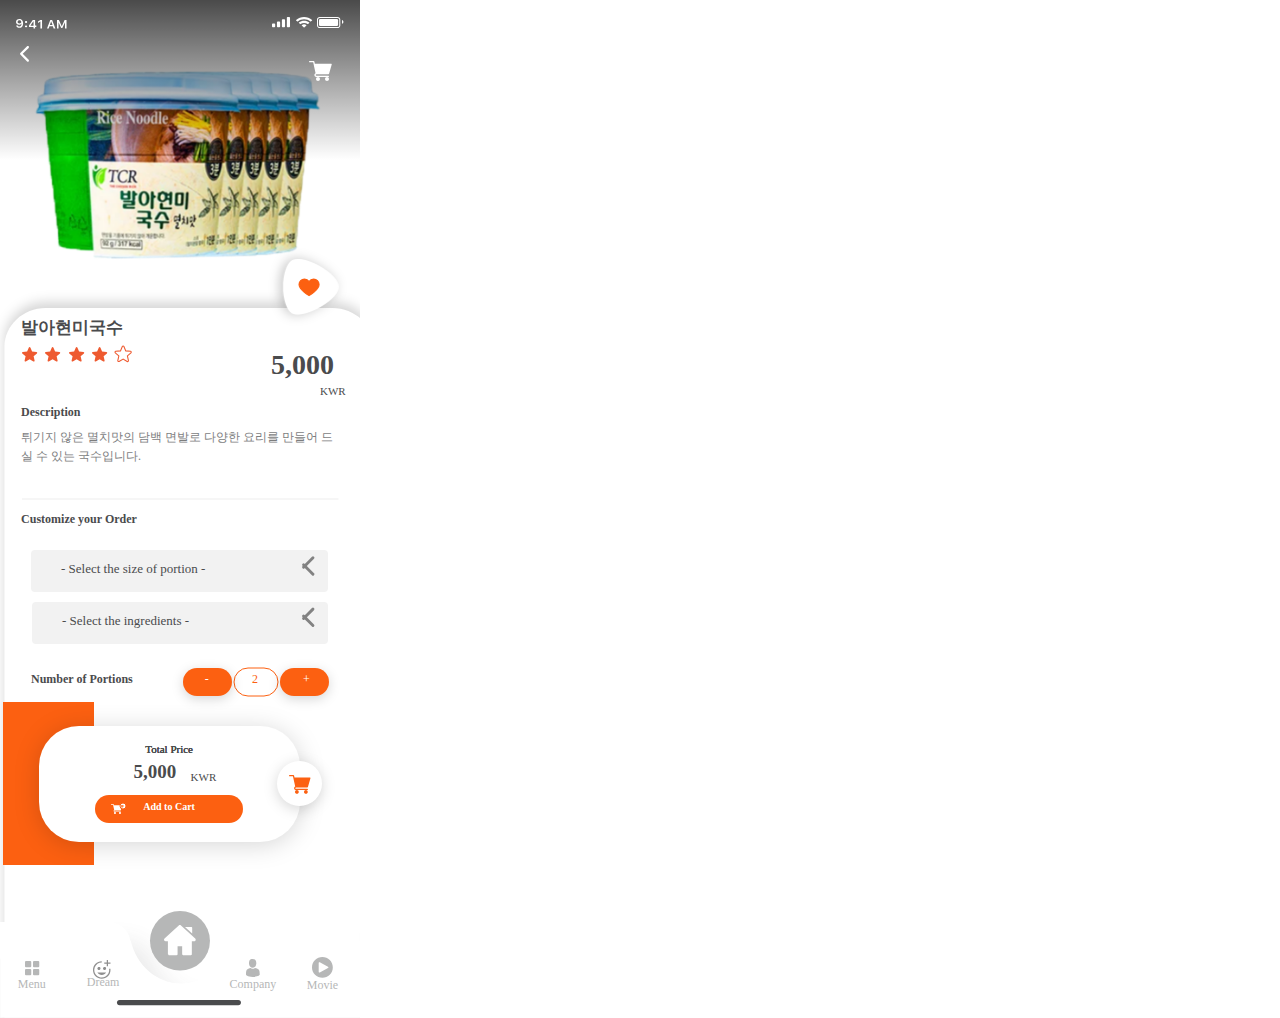
<file: product_1.html>
<!DOCTYPE html>
<html>
<head>
<meta charset="utf-8"/>
<meta http-equiv="X-UA-Compatible" content="IE=edge"/>
<meta name="viewport" content="width=device-width, initial-scale=1.0">
<title>product_1</title>
<link rel="stylesheet" type="text/css" id="applicationStylesheet" href="css/product_1.css"/>
<script id="applicationScript" type="text/javascript" src="scripts/product_1.js"></script>
</head>
<body>
<div id="product_1">
	<div id="Single_product_screen">
		<img id="Rectangle" src="png/Rectangle.png" srcset="png/Rectangle.png 1x">
			
		<svg class="n_10236" viewBox="0 0 360 710">
			<path id="n_10236" d="M 40.31999969482422 0 L 319.6799926757812 0 C 341.9481201171875 0 360 16.9642505645752 360 37.89072036743164 L 360 709.9999389648438 L 0 709.9999389648438 L 0 37.89072036743164 C 0 16.9642505645752 18.05187797546387 0 40.31999969482422 0 Z">
			</path>
		</svg>
		<svg class="n_10239_eq" viewBox="0 0 360 160">
			<linearGradient id="n_10239_eq" spreadMethod="pad" x1="0.5" x2="0.5" y1="0" y2="1">
				<stop offset="0" stop-color="#000" stop-opacity="1"></stop>
				<stop offset="1" stop-color="#000" stop-opacity="0"></stop>
			</linearGradient>
			<path id="n_10239_eq" d="M 0 0 L 360 0 L 360 160 C 360 160 275.4561157226562 160 185.4561309814453 160 C 95.45613098144531 160 0 160 0 160 L 0 0 Z">
			</path>
		</svg>
		<div id="shopping-cart_er">
			<svg class="n_8562_es" viewBox="0 0 22.755 16">
				<path id="n_8562_es" d="M 7.377628803253174 13.33345985412598 L 19.42216491699219 13.33345985412598 C 19.72042465209961 13.33345985412598 19.98205757141113 13.13623905181885 20.06278419494629 12.84978294372559 L 22.72960662841797 3.516340494155884 C 22.78689765930176 3.315126895904541 22.74766159057617 3.098982334136963 22.62144660949707 2.931798696517944 C 22.49505996704102 2.765133380889893 22.29853439331055 2.666696548461914 22.08880996704102 2.666696548461914 L 5.838573455810547 2.666696548461914 L 5.36201286315918 0.5222679376602173 C 5.294304847717285 0.2168884575366974 5.023473262786865 4.9591064453125e-05 4.710977077484131 4.9591064453125e-05 L 0.666562557220459 4.9591064453125e-05 C 0.2981626093387604 4.9591064453125e-05 -9.919759031618014e-05 0.2983114123344421 -9.919759031618014e-05 0.6667113304138184 C -9.919759031618014e-05 1.035285115242004 0.2981626093387604 1.333373308181763 0.666562557220459 1.333373308181763 L 4.175909996032715 1.333373308181763 L 6.583359241485596 12.16662693023682 C 5.875030994415283 12.47461032867432 5.377639293670654 13.17964267730713 5.377639293670654 14.00012111663818 C 5.377639293670654 15.10289096832275 6.274855613708496 16.00010681152344 7.377624988555908 16.00010681152344 L 19.42216110229492 16.00010681152344 C 19.79073333740234 16.00010681152344 20.08882141113281 15.70201778411865 20.08882141113281 15.33344459533691 C 20.08882141113281 14.96504402160645 19.79073333740234 14.66678237915039 19.42216110229492 14.66678237915039 L 7.377624988555908 14.66678237915039 C 7.010440826416016 14.66678237915039 6.710963249206543 14.36800098419189 6.710963249206543 14.00012111663818 C 6.710963249206543 13.63224124908447 7.010440826416016 13.33345890045166 7.377624988555908 13.33345890045166 Z M 7.377628803253174 13.33345985412598">
				</path>
			</svg>
			<svg class="n_8563_et" viewBox="151 360.004 4 4">
				<path id="n_8563_et" d="M 151 362.0039672851562 C 151 363.1069030761719 151.897216796875 364.0039367675781 153.0001525878906 364.0039367675781 C 154.1029357910156 364.0039367675781 155.0001525878906 363.1069030761719 155.0001525878906 362.0039672851562 C 155.0001525878906 360.9011840820312 154.1029357910156 360.0039672851562 153.0001525878906 360.0039672851562 C 151.897216796875 360.0039672851562 151 360.9011840820312 151 362.0039672851562 Z M 151 362.0039672851562">
				</path>
			</svg>
			<svg class="n_8564_eu" viewBox="362.004 360.004 4 4">
				<path id="n_8564_eu" d="M 362.0039978027344 362.0039672851562 C 362.0039978027344 363.1069030761719 362.9011840820312 364.0039367675781 364.0039672851562 364.0039367675781 C 365.1069030761719 364.0039367675781 366.0039367675781 363.1069030761719 366.0039367675781 362.0039672851562 C 366.0039367675781 360.9011840820312 365.1069030761719 360.0039672851562 364.0039672851562 360.0039672851562 C 362.9011840820312 360.0039672851562 362.0039978027344 360.9011840820312 362.0039978027344 362.0039672851562 Z M 362.0039978027344 362.0039672851562">
				</path>
			</svg>
		</div>
		<div id="Profile_text_slider_menu">
			<span>발아현미국수</span>
		</div>
		<div id="Profile_text_slider_menu_ew">
			<span>Description</span>
		</div>
		<div id="Profile_text_slider_menu_ex">
			<span>Customize your Order</span>
		</div>
		<div id="Profile_text_slider_menu_ey">
			<span>튀기지 않은 멸치맛의 담백 면발로 다양한 요리를 만들어 드실 수 있는 국수입니다. </span>
		</div>
		<div id="Star_rating">
			<svg class="star" viewBox="0 0.496 15.233 14.598">
				<path id="star" d="M 15.19252395629883 6.011845111846924 C 15.09222793579102 5.703397750854492 14.81864643096924 5.485024452209473 14.49625587463379 5.455851554870605 L 10.09898281097412 5.056638717651367 L 8.361157417297363 0.9880377054214478 C 8.232851028442383 0.6891213059425354 7.940909385681152 0.4961967766284943 7.615959644317627 0.4961967766284943 C 7.291009426116943 0.4961967766284943 6.998951435089111 0.6891207098960876 6.871460914611816 0.9880377054214478 L 5.133634090423584 5.056638717651367 L 0.7356774806976318 5.455851554870605 C 0.413286566734314 5.485604286193848 0.1402871906757355 5.703979969024658 0.03940969333052635 6.011845111846924 C -0.06088734418153763 6.320290088653564 0.03173921629786491 6.658604621887207 0.2755670249462128 6.872448921203613 L 3.599561929702759 9.787107467651367 L 2.61948561668396 14.10372257232666 C 2.547778606414795 14.42111778259277 2.670970678329468 14.74931812286377 2.934322595596313 14.93968772888184 C 3.075877666473389 15.04254245758057 3.242188930511475 15.09390926361084 3.409076929092407 15.09390926361084 C 3.552491426467896 15.09390926361084 3.696022272109985 15.05578994750977 3.824211120605469 14.97908592224121 L 7.615967273712158 12.71188354492188 L 11.4070405960083 14.97908592224121 C 11.68515205383301 15.14527988433838 12.03485679626465 15.13005352020264 12.29762744903564 14.93968772888184 C 12.56098079681396 14.7493200302124 12.68417167663574 14.42111778259277 12.61246395111084 14.10372257232666 L 11.6323881149292 9.787107467651367 L 14.95638275146484 6.872448921203613 C 15.20009422302246 6.658604621887207 15.29283905029297 6.320986747741699 15.19254112243652 6.011845111846924 Z M 7.688953399658203 12.66807746887207">
				</path>
			</svg>
			<svg class="star_e" viewBox="0 0.496 15.233 14.598">
				<path id="star_e" d="M 15.19252395629883 6.011845111846924 C 15.09222793579102 5.703397750854492 14.81864643096924 5.485024452209473 14.49625587463379 5.455851554870605 L 10.09898281097412 5.056638717651367 L 8.361157417297363 0.9880377054214478 C 8.232851028442383 0.6891213059425354 7.940909385681152 0.4961967766284943 7.615959644317627 0.4961967766284943 C 7.291009426116943 0.4961967766284943 6.998951435089111 0.6891207098960876 6.871460914611816 0.9880377054214478 L 5.133634090423584 5.056638717651367 L 0.7356774806976318 5.455851554870605 C 0.413286566734314 5.485604286193848 0.1402871906757355 5.703979969024658 0.03940969333052635 6.011845111846924 C -0.06088734418153763 6.320290088653564 0.03173921629786491 6.658604621887207 0.2755670249462128 6.872448921203613 L 3.599561929702759 9.787107467651367 L 2.61948561668396 14.10372257232666 C 2.547778606414795 14.42111778259277 2.670970678329468 14.74931812286377 2.934322595596313 14.93968772888184 C 3.075877666473389 15.04254245758057 3.242188930511475 15.09390926361084 3.409076929092407 15.09390926361084 C 3.552491426467896 15.09390926361084 3.696022272109985 15.05578994750977 3.824211120605469 14.97908592224121 L 7.615967273712158 12.71188354492188 L 11.4070405960083 14.97908592224121 C 11.68515205383301 15.14527988433838 12.03485679626465 15.13005352020264 12.29762744903564 14.93968772888184 C 12.56098079681396 14.7493200302124 12.68417167663574 14.42111778259277 12.61246395111084 14.10372257232666 L 11.6323881149292 9.787107467651367 L 14.95638275146484 6.872448921203613 C 15.20009422302246 6.658604621887207 15.29283905029297 6.320986747741699 15.19254112243652 6.011845111846924 Z M 7.688953399658203 12.66807746887207">
				</path>
			</svg>
			<svg class="star_fa" viewBox="0 0.496 15.233 14.598">
				<path id="star_fa" d="M 15.19252395629883 6.011845111846924 C 15.09222793579102 5.703397750854492 14.81864643096924 5.485024452209473 14.49625587463379 5.455851554870605 L 10.09898281097412 5.056638717651367 L 8.361157417297363 0.9880377054214478 C 8.232851028442383 0.6891213059425354 7.940909385681152 0.4961967766284943 7.615959644317627 0.4961967766284943 C 7.291009426116943 0.4961967766284943 6.998951435089111 0.6891207098960876 6.871460914611816 0.9880377054214478 L 5.133634090423584 5.056638717651367 L 0.7356774806976318 5.455851554870605 C 0.413286566734314 5.485604286193848 0.1402871906757355 5.703979969024658 0.03940969333052635 6.011845111846924 C -0.06088734418153763 6.320290088653564 0.03173921629786491 6.658604621887207 0.2755670249462128 6.872448921203613 L 3.599561929702759 9.787107467651367 L 2.61948561668396 14.10372257232666 C 2.547778606414795 14.42111778259277 2.670970678329468 14.74931812286377 2.934322595596313 14.93968772888184 C 3.075877666473389 15.04254245758057 3.242188930511475 15.09390926361084 3.409076929092407 15.09390926361084 C 3.552491426467896 15.09390926361084 3.696022272109985 15.05578994750977 3.824211120605469 14.97908592224121 L 7.615967273712158 12.71188354492188 L 11.4070405960083 14.97908592224121 C 11.68515205383301 15.14527988433838 12.03485679626465 15.13005352020264 12.29762744903564 14.93968772888184 C 12.56098079681396 14.7493200302124 12.68417167663574 14.42111778259277 12.61246395111084 14.10372257232666 L 11.6323881149292 9.787107467651367 L 14.95638275146484 6.872448921203613 C 15.20009422302246 6.658604621887207 15.29283905029297 6.320986747741699 15.19254112243652 6.011845111846924 Z M 7.688953399658203 12.66807746887207">
				</path>
			</svg>
			<svg class="star_fb" viewBox="0 0.496 15.233 14.598">
				<path id="star_fb" d="M 15.19252395629883 6.011845111846924 C 15.09222793579102 5.703397750854492 14.81864643096924 5.485024452209473 14.49625587463379 5.455851554870605 L 10.09898281097412 5.056638717651367 L 8.361157417297363 0.9880377054214478 C 8.232851028442383 0.6891213059425354 7.940909385681152 0.4961967766284943 7.615959644317627 0.4961967766284943 C 7.291009426116943 0.4961967766284943 6.998951435089111 0.6891207098960876 6.871460914611816 0.9880377054214478 L 5.133634090423584 5.056638717651367 L 0.7356774806976318 5.455851554870605 C 0.413286566734314 5.485604286193848 0.1402871906757355 5.703979969024658 0.03940969333052635 6.011845111846924 C -0.06088734418153763 6.320290088653564 0.03173921629786491 6.658604621887207 0.2755670249462128 6.872448921203613 L 3.599561929702759 9.787107467651367 L 2.61948561668396 14.10372257232666 C 2.547778606414795 14.42111778259277 2.670970678329468 14.74931812286377 2.934322595596313 14.93968772888184 C 3.075877666473389 15.04254245758057 3.242188930511475 15.09390926361084 3.409076929092407 15.09390926361084 C 3.552491426467896 15.09390926361084 3.696022272109985 15.05578994750977 3.824211120605469 14.97908592224121 L 7.615967273712158 12.71188354492188 L 11.4070405960083 14.97908592224121 C 11.68515205383301 15.14527988433838 12.03485679626465 15.13005352020264 12.29762744903564 14.93968772888184 C 12.56098079681396 14.7493200302124 12.68417167663574 14.42111778259277 12.61246395111084 14.10372257232666 L 11.6323881149292 9.787107467651367 L 14.95638275146484 6.872448921203613 C 15.20009422302246 6.658604621887207 15.29283905029297 6.320986747741699 15.19254112243652 6.011845111846924 Z M 7.688953399658203 12.66807746887207">
				</path>
			</svg>
			<svg class="star_fc" viewBox="0 0.496 15.233 14.598">
				<path id="star_fc" d="M 15.19252395629883 6.011845111846924 C 15.09222793579102 5.703397750854492 14.81864643096924 5.485024452209473 14.49625587463379 5.455851554870605 L 10.09898281097412 5.056638717651367 L 8.361157417297363 0.9880377054214478 C 8.232851028442383 0.6891213059425354 7.940909385681152 0.4961967766284943 7.615959644317627 0.4961967766284943 C 7.291009426116943 0.4961967766284943 6.998951435089111 0.6891207098960876 6.871460914611816 0.9880377054214478 L 5.133634090423584 5.056638717651367 L 0.7356774806976318 5.455851554870605 C 0.413286566734314 5.485604286193848 0.1402871906757355 5.703979969024658 0.03940969333052635 6.011845111846924 C -0.06088734418153763 6.320290088653564 0.03173921629786491 6.658604621887207 0.2755670249462128 6.872448921203613 L 3.599561929702759 9.787107467651367 L 2.61948561668396 14.10372257232666 C 2.547778606414795 14.42111778259277 2.670970678329468 14.74931812286377 2.934322595596313 14.93968772888184 C 3.075877666473389 15.04254245758057 3.242188930511475 15.09390926361084 3.409076929092407 15.09390926361084 C 3.552491426467896 15.09390926361084 3.696022272109985 15.05578994750977 3.824211120605469 14.97908592224121 L 7.615967273712158 12.71188354492188 L 11.4070405960083 14.97908592224121 C 11.68515205383301 15.14527988433838 12.03485679626465 15.13005352020264 12.29762744903564 14.93968772888184 C 12.56098079681396 14.7493200302124 12.68417167663574 14.42111778259277 12.61246395111084 14.10372257232666 L 11.6323881149292 9.787107467651367 L 14.95638275146484 6.872448921203613 C 15.20009422302246 6.658604621887207 15.29283905029297 6.320986747741699 15.19254112243652 6.011845111846924 Z M 7.688953399658203 12.66807746887207">
				</path>
			</svg>
		</div>
		<div id="Profile_text_slider_menu_e">
			<span>5,000</span>
		</div>
		<svg class="n_31" viewBox="0 0 316.5 1">
			<path id="n_31" d="M 0 0 L 316.5 0">
			</path>
		</svg>
		<div id="Number_of_Portions">
			<div id="n_6872">
				<svg class="n_465">
					<rect id="n_465" rx="14" ry="14" x="0" y="0" width="44" height="28">
					</rect>
				</svg>
				<div id="n__fa">
					<span>2</span>
				</div>
			</div>
			<div id="n_6870">
				<svg class="n_466">
					<rect id="n_466" rx="14" ry="14" x="0" y="0" width="49" height="28">
					</rect>
				</svg>
				<div id="n__fd">
					<span>-</span>
				</div>
			</div>
			<div id="n_6873">
				<svg class="n_466_ff">
					<rect id="n_466_ff" rx="14" ry="14" x="0" y="0" width="49" height="28">
					</rect>
				</svg>
				<div id="Text">
					<span>+</span>
				</div>
			</div>
			<div id="Number_of_Portions_fh">
				<span>Number of Portions</span>
			</div>
		</div>
		<div id="Select_size_of_portion_dropdow">
			<svg class="n_419">
				<rect id="n_419" rx="4" ry="4" x="0" y="0" width="297" height="42">
				</rect>
			</svg>
			<div id="n__Select_the_size_of_portion_">
				<span>- Select the size of portion -</span>
			</div>
			<div id="n_6869">
				<svg class="n_12" viewBox="0 0 6.578 6.578">
					<path id="n_12" d="M 6.57831335067749 0 L 0 6.57831335067749">
					</path>
				</svg>
				<svg class="n_13_fn" viewBox="0 0 6.578 6.578">
					<path id="n_13_fn" d="M 6.57831335067749 6.57831335067749 L 0 0">
					</path>
				</svg>
			</div>
		</div>
		<div id="Select_ingredients_dropdown">
			<svg class="n_419_fp">
				<rect id="n_419_fp" rx="4" ry="4" x="0" y="0" width="296" height="42">
				</rect>
			</svg>
			<div id="n__Select_the_ingredients_-">
				<span>- Select the ingredients -</span>
			</div>
			<div id="n_7897">
				<svg class="n_12_fs" viewBox="0 0 6.578 6.578">
					<path id="n_12_fs" d="M 6.57831335067749 0 L 0 6.57831335067749">
					</path>
				</svg>
				<svg class="n_13_ft" viewBox="0 0 6.578 6.578">
					<path id="n_13_ft" d="M 6.57831335067749 6.57831335067749 L 0 0">
					</path>
				</svg>
			</div>
		</div>
		<div id="Add_to_favorites_button">
			<svg class="n_10158" viewBox="0 0 55.632 55.813">
				<path id="n_10158" d="M 27.8159236907959 0 C 41.06592559814453 0 60.94092559814453 35.25 54.31592559814453 47 C 47.69092559814453 58.75 7.94092321395874 58.75 1.315922737121582 47 C -5.309077739715576 35.25 14.5659236907959 0 27.8159236907959 0 Z">
				</path>
			</svg>
			<div id="heart">
				<svg class="n_8609" viewBox="0 35.525 19.112 15.646">
					<path id="n_8609" d="M 13.91336250305176 35.52494049072266 C 16.77854537963867 35.53888702392578 19.09783554077148 37.85813522338867 19.11178588867188 40.72336578369141 C 19.11178588867188 45.97269821166992 9.555915832519531 51.17112731933594 9.555915832519531 51.17112731933594 C 9.555915832519531 51.17112731933594 0 45.89627075195312 0 40.72336578369141 C 0 37.85237884521484 2.327388525009155 35.52494049072266 5.198421955108643 35.52494049072266 L 5.198421955108643 35.52494049072266 C 6.955877304077148 35.51123809814453 8.598906517028809 36.39517593383789 9.555917739868164 37.86929702758789 C 10.51946353912354 36.40234756469727 12.15824890136719 35.52069473266602 13.91336250305176 35.52494049072266 Z">
					</path>
				</svg>
			</div>
		</div>
		<div id="Total_price_section">
			<svg class="n_17326">
				<rect id="n_17326" rx="0" ry="0" x="0" y="0" width="91" height="163">
				</rect>
			</svg>
			<div id="n_8091">
				<svg class="n_17327">
					<rect id="n_17327" rx="40" ry="40" x="0" y="0" width="261" height="116">
					</rect>
				</svg>
				<div id="n_8090">
					<div id="Total_Price_ga">
						<span>Total Price</span>
					</div>
					<div id="Total_Price_ga">
						<span>Total Price</span>
					</div>
					<div id="Total_Price_ga">
						<span>Total Price</span>
					</div>
					<div id="KWR">
						<span>KWR</span>
					</div>
					<div id="n_000">
						<span>5,000</span>
					</div>
					<div id="Rounded_Orange_Button_f" class="Rounded_Orange_Button">
						<svg class="n_7_f">
							<rect id="n_7_f" rx="14" ry="14" x="0" y="0" width="148" height="28">
							</rect>
						</svg>
						<div id="Add_to_Cart">
							<span>Add to Cart</span>
						</div>
						<div id="n_8089">
							<div id="shopping-cart_gc">
								<svg class="n_8562_gd" viewBox="0 0 11.072 7.785">
									<path id="n_8562_gd" d="M 3.589519262313843 6.487392425537109 L 9.449762344360352 6.487392425537109 C 9.594878196716309 6.487392425537109 9.722176551818848 6.391435146331787 9.761452674865723 6.252061367034912 L 11.05899047851562 1.710893273353577 C 11.08686542510986 1.612993240356445 11.06777381896973 1.507828593254089 11.00636577606201 1.426485896110535 C 10.94487285614014 1.34539520740509 10.84925270080566 1.297500967979431 10.74721240997314 1.297500967979431 L 2.840695142745972 1.297500967979431 L 2.608825445175171 0.2541338503360748 C 2.575882196426392 0.105552077293396 2.444109678268433 4.9591064453125e-05 2.292065382003784 4.9591064453125e-05 L 0.3242636919021606 4.9591064453125e-05 C 0.1450194418430328 4.9591064453125e-05 -9.919758304022253e-05 0.1451682448387146 -9.919758304022253e-05 0.32441246509552 C -9.919758304022253e-05 0.5037413239479065 0.1450194418430328 0.6487753987312317 0.3242636919021606 0.6487753987312317 L 2.031729698181152 0.6487753987312317 L 3.203068733215332 5.91967248916626 C 2.858433246612549 6.069520950317383 2.616428136825562 6.412553310394287 2.616428136825562 6.811755657196045 C 2.616428136825562 7.348305225372314 3.052966833114624 7.784843444824219 3.58951735496521 7.784843444824219 L 9.449760437011719 7.784843444824219 C 9.629088401794434 7.784843444824219 9.774121284484863 7.639808177947998 9.774121284484863 7.4604811668396 C 9.774121284484863 7.281236171722412 9.629088401794434 7.136118412017822 9.449760437011719 7.136118412017822 L 3.58951735496521 7.136118412017822 C 3.410864591598511 7.136118412017822 3.265154123306274 6.99074649810791 3.265154123306274 6.811755657196045 C 3.265154123306274 6.632764339447021 3.410864591598511 6.487391948699951 3.58951735496521 6.487391948699951 Z M 3.589519262313843 6.487392425537109">
									</path>
								</svg>
								<svg class="n_8563_ge" viewBox="151 360.004 1.946 1.946">
									<path id="n_8563_ge" d="M 150.9999694824219 360.97705078125 C 150.9999694824219 361.513671875 151.4365234375 361.9501037597656 151.9731597900391 361.9501037597656 C 152.5097198486328 361.9501037597656 152.9462585449219 361.513671875 152.9462585449219 360.97705078125 C 152.9462585449219 360.4404907226562 152.5097198486328 360.0039672851562 151.9731597900391 360.0039672851562 C 151.4365234375 360.0039672851562 150.9999694824219 360.4404907226562 150.9999694824219 360.97705078125 Z M 150.9999694824219 360.97705078125">
									</path>
								</svg>
								<svg class="n_8564_gf" viewBox="362.004 360.004 1.946 1.946">
									<path id="n_8564_gf" d="M 362.0039978027344 360.97705078125 C 362.0039978027344 361.513671875 362.4404907226562 361.9501037597656 362.9770202636719 361.9501037597656 C 363.513671875 361.9501037597656 363.9501037597656 361.513671875 363.9501037597656 360.97705078125 C 363.9501037597656 360.4404907226562 363.513671875 360.0039672851562 362.9770202636719 360.0039672851562 C 362.4404907226562 360.0039672851562 362.0039978027344 360.4404907226562 362.0039978027344 360.97705078125 Z M 362.0039978027344 360.97705078125">
									</path>
								</svg>
							</div>
							<div id="n_8089_gg">
								<svg class="n_34">
									<ellipse id="n_34" rx="3" ry="3" cx="3" cy="3">
									</ellipse>
								</svg>
								<svg class="n_32" viewBox="0 0 1 1.887">
									<path id="n_32" d="M 0 0 L 0 1.887005209922791">
									</path>
								</svg>
								<svg class="n_33" viewBox="0 0 1.887 1">
									<path id="n_33" d="M 1.887005209922791 0 L 0 0">
									</path>
								</svg>
							</div>
						</div>
					</div>
				</div>
			</div>
			<div id="n_8092">
				<svg class="n_35">
					<ellipse id="n_35" rx="22.5" ry="22.5" cx="22.5" cy="22.5">
					</ellipse>
				</svg>
				<div id="shopping-cart_gm">
					<svg class="n_8562_gn" viewBox="0 0 21.47 15.096">
						<path id="n_8562_gn" d="M 6.960806369781494 12.58015727996826 L 18.32485771179199 12.58015727996826 C 18.60626602172852 12.58015727996826 18.85311698913574 12.39407825469971 18.92928314208984 12.12380599975586 L 21.44543838500977 3.317679166793823 C 21.49949073791504 3.127833604812622 21.46247100830078 2.923900842666626 21.34338760375977 2.766162633895874 C 21.22414207458496 2.608913421630859 21.03872108459473 2.516037940979004 20.84084510803223 2.516037940979004 L 5.508703231811523 2.516037940979004 L 5.059067726135254 0.4927639961242676 C 4.995184898376465 0.2046376317739487 4.739654541015625 4.9591064453125e-05 4.44481372833252 4.9591064453125e-05 L 0.6288979649543762 4.9591064453125e-05 C 0.2813116014003754 4.9591064453125e-05 -9.919759031618014e-05 0.2814603745937347 -9.919759031618014e-05 0.6290466785430908 C -9.919759031618014e-05 0.9767969846725464 0.2813116014003754 1.258044004440308 0.6288979649543762 1.258044004440308 L 3.939976453781128 1.258044004440308 L 6.211410999298096 11.47924709320068 C 5.54310131072998 11.76982975006104 5.073811054229736 12.43502998352051 5.073811054229736 13.20915412902832 C 5.073811054229736 14.24962043762207 5.920336723327637 15.0961446762085 6.960802555084229 15.0961446762085 L 18.32485389709473 15.0961446762085 C 18.67260360717773 15.0961446762085 18.95384979248047 14.81489753723145 18.95384979248047 14.46714782714844 C 18.95384979248047 14.11956024169922 18.67260360717773 13.83815002441406 18.32485389709473 13.83815002441406 L 6.960802555084229 13.83815002441406 C 6.614363670349121 13.83815002441406 6.33180570602417 13.55624866485596 6.33180570602417 13.20915412902832 C 6.33180570602417 12.86205768585205 6.614363670349121 12.58015632629395 6.960802555084229 12.58015632629395 Z M 6.960806369781494 12.58015727996826">
						</path>
					</svg>
					<svg class="n_8563_go" viewBox="151 360.004 3.774 3.774">
						<path id="n_8563_go" d="M 150.9999847412109 361.8909912109375 C 150.9999847412109 362.9316101074219 151.8465118408203 363.7779541015625 152.8871459960938 363.7779541015625 C 153.9276275634766 363.7779541015625 154.7741394042969 362.9316101074219 154.7741394042969 361.8909912109375 C 154.7741394042969 360.8504943847656 153.9276275634766 360.0039672851562 152.8871459960938 360.0039672851562 C 151.8465118408203 360.0039672851562 150.9999847412109 360.8504943847656 150.9999847412109 361.8909912109375 Z M 150.9999847412109 361.8909912109375">
						</path>
					</svg>
					<svg class="n_8564_gp" viewBox="362.004 360.004 3.774 3.774">
						<path id="n_8564_gp" d="M 362.0039978027344 361.8909912109375 C 362.0039978027344 362.9316101074219 362.8504943847656 363.7779541015625 363.8909606933594 363.7779541015625 C 364.9315795898438 363.7779541015625 365.7779235839844 362.9316101074219 365.7779235839844 361.8909912109375 C 365.7779235839844 360.8504943847656 364.9315795898438 360.0039672851562 363.8909606933594 360.0039672851562 C 362.8504943847656 360.0039672851562 362.0039978027344 360.8504943847656 362.0039978027344 361.8909912109375 Z M 362.0039978027344 361.8909912109375">
						</path>
					</svg>
				</div>
			</div>
		</div>
		<div id="n__11">
			<svg class="Icon_ionic-ios-arrow-back" viewBox="7.5 4.129 9.002 15.746">
				<path onclick="application.goBack()" id="Icon_ionic-ios-arrow-back" d="M 10.21406269073486 12 L 16.171875 6.046875 C 16.61249923706055 5.606249809265137 16.61249923706055 4.893750190734863 16.171875 4.457812309265137 C 15.73124980926514 4.017187118530273 15.01875019073486 4.021874904632568 14.578125 4.457812309265137 L 7.828125 11.203125 C 7.401562690734863 11.62968730926514 7.392187595367432 12.31406211853027 7.795312404632568 12.75468730926514 L 14.57343769073486 19.546875 C 14.79374980926514 19.76718711853027 15.08437538146973 19.875 15.37031269073486 19.875 C 15.65625 19.875 15.94687557220459 19.76718711853027 16.16718673706055 19.546875 C 16.60781097412109 19.10625076293945 16.60781097412109 18.39374923706055 16.16718673706055 17.95781326293945 L 10.21406269073486 12 Z">
				</path>
			</svg>
		</div>
		<div id="KWR_gs">
			<span>KWR</span>
		</div>
		<div id="Status_bar_gt">
			<div id="time_gu">
				<svg class="n_2707_gv" viewBox="26.017 18.334 7.127 8.871">
					<path id="n_2707_gv" d="M 29.39797973632812 27.20499992370605 C 28.55218887329102 27.20499992370605 27.83315849304199 26.9950008392334 27.23979187011719 26.57500076293945 C 26.64642715454102 26.15500068664551 26.28144836425781 25.59799957275391 26.14485359191895 24.90200042724609 L 27.7905387878418 24.90200042724609 C 27.89763069152832 25.22299957275391 28.09432411193848 25.47599983215332 28.38281059265137 25.6609992980957 C 28.67129707336426 25.84700012207031 29.01333236694336 25.93899917602539 29.41109275817871 25.93899917602539 C 30.0853214263916 25.93899917602539 30.61202812194824 25.66699981689453 30.99230766296387 25.12199974060059 C 31.37149238586426 24.57699966430664 31.56163215637207 23.81999969482422 31.56163215637207 22.85199928283691 L 31.50480842590332 22.85199928283691 L 31.4720287322998 22.85199928283691 L 31.45345115661621 22.85199928283691 C 31.23489952087402 23.25399971008301 30.91690635681152 23.56500053405762 30.49947547912598 23.7859992980957 C 30.0809497833252 24.00699996948242 29.60013771057129 24.11700057983398 29.05813217163086 24.11700057983398 C 28.1795597076416 24.11700057983398 27.45287895202637 23.85199928283691 26.87808990478516 23.31999969482422 C 26.30439567565918 22.78899955749512 26.01700019836426 22.11700057983398 26.01700019836426 21.30500030517578 C 26.01700019836426 20.4379997253418 26.33827018737793 19.72599983215332 26.98081016540527 19.16900062561035 C 27.62334823608398 18.61199951171875 28.44619178771973 18.33399963378906 29.4493408203125 18.33399963378906 C 30.12356758117676 18.33399963378906 30.72130393981934 18.47699928283691 31.24145698547363 18.76199913024902 C 31.76269721984863 19.04700088500977 32.17903900146484 19.46100044250488 32.49047470092773 20.00399971008301 C 32.92539215087891 20.71100044250488 33.14394378662109 21.60199928283691 33.14394378662109 22.67600059509277 C 33.14394378662109 24.09799957275391 32.81283569335938 25.20800018310547 32.15062713623047 26.00699996948242 C 31.48951148986816 26.80599975585938 30.57159614562988 27.20499992370605 29.39797973632812 27.20499992370605 Z M 28.14896392822266 22.45000076293945 C 28.49099540710449 22.76099967956543 28.92591094970703 22.91600036621094 29.45589637756348 22.91600036621094 C 29.98478889465332 22.91600036621094 30.4218921661377 22.76199913024902 30.7682933807373 22.45299911499023 C 31.11360359191895 22.14500045776367 31.2862606048584 21.75399971008301 31.2862606048584 21.2810001373291 C 31.2862606048584 20.80500030517578 31.11141777038574 20.40399932861328 30.7617359161377 20.07999992370605 C 30.41205406188965 19.75600051879883 29.97823143005371 19.5939998626709 29.46136093139648 19.5939998626709 C 28.94558143615723 19.5939998626709 28.51175689697266 19.75300025939941 28.16207504272461 20.07099914550781 C 27.8123950958252 20.38999938964844 27.63755416870117 20.78499984741211 27.63755416870117 21.25799942016602 C 27.63755416870117 21.74200057983398 27.80802345275879 22.13999938964844 28.14896392822266 22.45000076293945 Z">
					</path>
				</svg>
				<svg class="n_2708_gw" viewBox="34.255 19.805 2.145 6.363">
					<path id="n_2708_gw" d="M 34.2550048828125 20.77700042724609 C 34.2550048828125 20.48800086975098 34.35334777832031 20.25399971008301 34.550048828125 20.07399940490723 C 34.74674224853516 19.89500045776367 35.00681304931641 19.80500030517578 35.33136749267578 19.80500030517578 C 35.65590667724609 19.80500030517578 35.91489410400391 19.89500045776367 36.10940551757812 20.07399940490723 C 36.30282592773438 20.25399971008301 36.40007781982422 20.48800086975098 36.40007781982422 20.77700042724609 C 36.40007781982422 21.0629997253418 36.30282592773438 21.29500007629395 36.10940551757812 21.47500038146973 C 35.91489410400391 21.65399932861328 35.65590667724609 21.74399948120117 35.33136749267578 21.74399948120117 C 35.00681304931641 21.74399948120117 34.74674224853516 21.65399932861328 34.550048828125 21.47500038146973 C 34.35334777832031 21.29500007629395 34.2550048828125 21.0629997253418 34.2550048828125 20.77700042724609 Z M 34.2550048828125 25.19499969482422 C 34.2550048828125 24.90999984741211 34.35334777832031 24.67799949645996 34.550048828125 24.49799919128418 C 34.74674224853516 24.31800079345703 35.00681304931641 24.22900009155273 35.33136749267578 24.22900009155273 C 35.65590667724609 24.22900009155273 35.91489410400391 24.31800079345703 36.10940551757812 24.49799919128418 C 36.30282592773438 24.67799949645996 36.40007781982422 24.90999984741211 36.40007781982422 25.19499969482422 C 36.40007781982422 25.48399925231934 36.30282592773438 25.7189998626709 36.10940551757812 25.89800071716309 C 35.91489410400391 26.07799911499023 35.65590667724609 26.16799926757812 35.33136749267578 26.16799926757812 C 35.00681304931641 26.16799926757812 34.74674224853516 26.07799911499023 34.550048828125 25.89800071716309 C 34.35334777832031 25.7189998626709 34.2550048828125 25.48399925231934 34.2550048828125 25.19499969482422 Z">
					</path>
				</svg>
				<svg class="n_2709_gx" viewBox="37.929 18.545 7.344 8.455">
					<path id="n_2709_gx" d="M 42.44316864013672 27 L 42.44316864013672 25.42399978637695 L 37.92900085449219 25.42399978637695 L 37.92900085449219 24.07600021362305 C 38.68081665039062 22.81100082397461 39.93529510498047 20.96699905395508 41.69462966918945 18.54500007629395 L 44.02437973022461 18.54500007629395 L 44.02437973022461 24.14599990844727 L 45.27339935302734 24.14599990844727 L 45.27339935302734 25.42399978637695 L 44.02437973022461 25.42399978637695 L 44.02437973022461 27 L 42.44316864013672 27 Z M 39.4599494934082 24.0939998626709 L 39.4599494934082 24.18199920654297 L 42.46829986572266 24.18199920654297 L 42.46829986572266 19.77499961853027 L 42.37869262695312 19.77499961853027 C 41.37991714477539 21.12700080871582 40.40736389160156 22.56599998474121 39.4599494934082 24.0939998626709 Z">
					</path>
				</svg>
				<svg class="n_2710_gy" viewBox="45.91 18.545 4.06 8.455">
					<path id="n_2710_gy" d="M 48.31733703613281 27 L 48.31733703613281 20.06800079345703 L 48.20806503295898 20.06800079345703 L 45.91000366210938 21.54500007629395 L 45.91000366210938 20.09199905395508 L 48.32389450073242 18.54500007629395 L 49.96958160400391 18.54500007629395 L 49.96958160400391 27 L 48.31733703613281 27 Z">
					</path>
				</svg>
				<svg class="n_2711_gz" viewBox="54.757 18.545 8.42 8.455">
					<path id="n_2711_gz" d="M 61.40312957763672 27 L 60.62290191650391 24.83799934387207 L 57.22225570678711 24.83799934387207 L 56.42891311645508 27 L 54.75699996948242 27 L 58.03526306152344 18.54500007629395 L 59.8929443359375 18.54500007629395 L 63.17666625976562 27 L 61.40312957763672 27 Z M 58.8745002746582 20.1560001373291 L 57.60690307617188 23.64299964904785 L 60.23825073242188 23.64299964904785 L 58.98377227783203 20.1560001373291 L 58.8745002746582 20.1560001373291 Z">
					</path>
				</svg>
				<svg class="n_2712_g" viewBox="63.916 18.545 9.54 8.455">
					<path id="n_2712_g" d="M 65.45241546630859 27 L 63.9160041809082 27 L 63.9160041809082 18.54500007629395 L 65.84908294677734 18.54500007629395 L 68.62795257568359 24.70299911499023 L 68.74269866943359 24.70299911499023 L 71.52156829833984 18.54500007629395 L 73.45574951171875 18.54500007629395 L 73.45574951171875 27 L 71.91932678222656 27 L 71.91932678222656 21.05299949645996 L 71.82972717285156 21.05299949645996 L 69.27487182617188 26.67200088500977 L 68.09687805175781 26.67200088500977 L 65.54202270507812 21.05299949645996 L 65.45241546630859 21.05299949645996 L 65.45241546630859 27 Z">
					</path>
				</svg>
			</div>
			<div id="icons_g">
				<div id="n_864_g">
					<div id="n_863_g">
						<svg class="n_2713_g" viewBox="315.689 15.833 16.195 10.64">
							<path id="n_2713_g" d="M 326.1401062011719 24.42799949645996 C 326.2056579589844 24.36800003051758 326.2406616210938 24.28800010681152 326.2395629882812 24.20299911499023 C 326.2373657226562 24.1200008392334 326.1969299316406 24.04000091552734 326.1302795410156 23.98399925231934 C 324.7774658203125 22.9370002746582 322.7973937988281 22.9370002746582 321.4445495605469 23.98399925231934 C 321.3757019042969 24.04000091552734 321.3374633789062 24.1200008392334 321.3352661132812 24.20299911499023 C 321.3330993652344 24.28800010681152 321.3680419921875 24.36800003051758 321.4336547851562 24.42799949645996 L 323.552490234375 26.38400077819824 C 323.6136779785156 26.44099998474121 323.6989135742188 26.47299957275391 323.7874145507812 26.47299957275391 C 323.8759155273438 26.47299957275391 323.9600524902344 26.44099998474121 324.0212707519531 26.38400077819824 L 326.1401062011719 24.42799949645996 Z M 323.7874145507812 21.72500038146973 C 325.0790710449219 21.72500038146973 326.3226318359375 22.16500091552734 327.2809448242188 22.95700073242188 C 327.4088134765625 23.06999969482422 327.6131591796875 23.06800079345703 327.7388305664062 22.95299911499023 L 328.9638061523438 21.81999969482422 C 329.0282592773438 21.76099967956543 329.063232421875 21.68000030517578 329.063232421875 21.59600067138672 C 329.06103515625 21.51300048828125 329.0249938964844 21.4330005645752 328.9583129882812 21.375 C 326.0439758300781 18.89399909973145 321.531982421875 18.89399909973145 318.6175842285156 21.375 C 318.5520324707031 21.4330005645752 318.5137634277344 21.51300048828125 318.5137634277344 21.59600067138672 C 318.5126953125 21.68000030517578 318.5487670898438 21.76099967956543 318.6132202148438 21.81999969482422 L 319.8370971679688 22.95299911499023 C 319.9638977050781 23.06800079345703 320.1671142578125 23.06999969482422 320.2971801757812 22.95700073242188 C 321.2533264160156 22.16500091552734 322.4968872070312 21.72599983215332 323.7874145507812 21.72500038146973 Z M 323.7874145507812 18.04299926757812 C 326.137939453125 18.04299926757812 328.3966369628906 18.86899948120117 330.0991821289062 20.35000038146973 C 330.2280883789062 20.46500015258789 330.4324645996094 20.46299934387207 330.5592041015625 20.34700012207031 L 331.7841796875 19.21500015258789 C 331.8497619628906 19.1560001373291 331.8836364746094 19.07699966430664 331.8836364746094 18.99300003051758 C 331.8836364746094 18.90999984741211 331.8475646972656 18.82999992370605 331.7809143066406 18.77300071716309 C 327.3115539550781 14.85299968719482 320.2610778808594 14.85299968719482 315.7917175292969 18.77300071716309 C 315.7261657714844 18.82999992370605 315.6901245117188 18.90999984741211 315.6890258789062 18.99300003051758 C 315.6890258789062 19.07600021362305 315.7239990234375 19.1560001373291 315.7884521484375 19.21500015258789 L 317.015625 20.34700012207031 C 317.1412963867188 20.46299934387207 317.3467102050781 20.46500015258789 317.4745788574219 20.35000038146973 C 319.1770935058594 18.86800003051758 321.4369201660156 18.04299926757812 323.7874145507812 18.04299926757812 Z">
							</path>
						</svg>
					</div>
				</div>
				<div id="n_866_g">
					<div id="n_865_g">
						<svg class="n_2714_g" viewBox="294.315 16.159 18.026 10.349">
							<path id="n_2714_g" d="M 310.2200317382812 16.15900039672852 L 311.2799987792969 16.15900039672852 C 311.8668518066406 16.15900039672852 312.3410949707031 16.5930004119873 312.3410949707031 17.12899971008301 L 312.3410949707031 25.53800010681152 C 312.3410949707031 26.07500076293945 311.8668518066406 26.50799942016602 311.2799987792969 26.50799942016602 L 310.2200317382812 26.50799942016602 C 309.6354064941406 26.50799942016602 309.1600646972656 26.07500076293945 309.1600646972656 25.53800010681152 L 309.1600646972656 17.12899971008301 C 309.1600646972656 16.5930004119873 309.6354064941406 16.15900039672852 310.2200317382812 16.15900039672852 Z M 305.2731323242188 18.42300033569336 L 306.3330993652344 18.42300033569336 C 306.9188232421875 18.42300033569336 307.3941955566406 18.85700035095215 307.3941955566406 19.39299964904785 L 307.3941955566406 25.53800010681152 C 307.3941955566406 26.07500076293945 306.9188232421875 26.50799942016602 306.3330993652344 26.50799942016602 L 305.2731323242188 26.50799942016602 C 304.6863403320312 26.50799942016602 304.2131652832031 26.07500076293945 304.2131652832031 25.53800010681152 L 304.2131652832031 19.39299964904785 C 304.2131652832031 18.85700035095215 304.6863403320312 18.42300033569336 305.2731323242188 18.42300033569336 Z M 300.3251647949219 20.6870002746582 L 301.38623046875 20.6870002746582 C 301.9708557128906 20.6870002746582 302.4461975097656 21.12199974060059 302.4461975097656 21.6569995880127 L 302.4461975097656 25.53800010681152 C 302.4461975097656 26.07500076293945 301.9708557128906 26.50799942016602 301.38623046875 26.50799942016602 L 300.3251647949219 26.50799942016602 C 299.7394409179688 26.50799942016602 299.2651977539062 26.07500076293945 299.2651977539062 25.53800010681152 L 299.2651977539062 21.6569995880127 C 299.2651977539062 21.12199974060059 299.7394409179688 20.6870002746582 300.3251647949219 20.6870002746582 Z M 295.3760986328125 22.62800025939941 L 296.4360656738281 22.62800025939941 C 297.0217590332031 22.62800025939941 297.4960327148438 23.0629997253418 297.4960327148438 23.59799957275391 L 297.4960327148438 25.53800010681152 C 297.4960327148438 26.07500076293945 297.0217590332031 26.50799942016602 296.4360656738281 26.50799942016602 L 295.3760986328125 26.50799942016602 C 294.7903747558594 26.50799942016602 294.3150329589844 26.07500076293945 294.3150329589844 25.53800010681152 L 294.3150329589844 23.59799957275391 C 294.3150329589844 23.0629997253418 294.7903747558594 22.62800025939941 295.3760986328125 22.62800025939941 Z">
							</path>
						</svg>
					</div>
				</div>
				<div id="n_869_g">
					<div id="n_868_g">
						<div id="n_867_ha">
							<svg class="n_2715_hb" viewBox="335.394 15.835 23.326 10.998">
								<path id="n_2715_hb" d="M 355.89404296875 16.80599975585938 C 356.8677062988281 16.80599975585938 357.6599426269531 17.5310001373291 357.6599426269531 18.42300033569336 L 357.6599426269531 24.2450008392334 C 357.6599426269531 25.13699913024902 356.8677062988281 25.86199951171875 355.89404296875 25.86199951171875 L 338.2198791503906 25.86199951171875 C 337.2462158203125 25.86199951171875 336.4539794921875 25.13699913024902 336.4539794921875 24.2450008392334 L 336.4539794921875 18.42300033569336 C 336.4539794921875 17.5310001373291 337.2462158203125 16.80599975585938 338.2198791503906 16.80599975585938 L 355.89404296875 16.80599975585938 M 355.89404296875 15.83500003814697 L 338.2198791503906 15.83500003814697 C 336.6582946777344 15.83500003814697 335.3940124511719 16.99399948120117 335.3940124511719 18.42300033569336 L 335.3940124511719 24.2450008392334 C 335.3940124511719 25.67399978637695 336.6582946777344 26.83300018310547 338.2198791503906 26.83300018310547 L 355.89404296875 26.83300018310547 C 357.4555969238281 26.83300018310547 358.7199096679688 25.67399978637695 358.7199096679688 24.2450008392334 L 358.7199096679688 18.42300033569336 C 358.7199096679688 16.99399948120117 357.4555969238281 15.83500003814697 355.89404296875 15.83500003814697 L 355.89404296875 15.83500003814697 Z">
								</path>
							</svg>
						</div>
						<svg class="n_2716_hc" viewBox="357.711 19.393 1.409 3.882">
							<path id="n_2716_hc" d="M 357.7109985351562 19.39299964904785 L 357.7109985351562 23.27499961853027 C 358.564453125 22.94599914550781 359.1195678710938 22.18099975585938 359.1195678710938 21.33399963378906 C 359.1195678710938 20.48699951171875 358.564453125 19.72200012207031 357.7109985351562 19.39299964904785">
							</path>
						</svg>
						<svg class="n_179_hd">
							<rect id="n_179_hd" rx="1.2947821617126465" ry="1.2947821617126465" x="0" y="0" width="19.086" height="7.117">
							</rect>
						</svg>
					</div>
				</div>
			</div>
		</div>
	</div>
	<div id="n_8198_he">
		<svg class="n_5_hf" viewBox="0 0 358.79 80.429">
			<path id="n_5_hf" d="M 358.0749206542969 80.42760467529297 L 0.6795000433921814 80.42760467529297 L 0.6795000433921814 30.5973014831543 L 0 30.5973014831543 L 0 0 L 108.3302993774414 0 C 118.3037719726562 0 126.7273864746094 6.637526035308838 129.4252471923828 15.73560047149658 L 129.8907012939453 15.73560047149658 C 135.576904296875 36.83970260620117 156.1221008300781 51.57810211181641 179.8542022705078 51.57810211181641 C 203.5863037109375 51.57810211181641 224.1315002441406 36.83970260620117 229.8177032470703 15.73560047149658 L 230.3173522949219 15.73560047149658 C 233.0152282714844 6.637526035308838 241.4389953613281 0 251.4132080078125 0 L 358.7895202636719 0 L 358.7895202636719 30.5973014831543 L 358.0749206542969 30.5973014831543 L 358.0749206542969 80.42760467529297 L 358.0749206542969 80.42850494384766 Z">
			</path>
		</svg>
		<div id="n_8197_hg">
			<svg class="n_4_hh" viewBox="0 0 360 95.791">
				<path id="n_4_hh" d="M 360 95.78970336914062 L 0.1629000008106232 95.78970336914062 L 0.1629000008106232 36.44190216064453 L 0 36.44190216064453 L 0 0 L 108.7110061645508 0 C 119.7538299560547 0 128.8964385986328 8.136795997619629 130.4709930419922 18.74160003662109 L 130.7754058837891 18.74160003662109 C 136.5003051757812 43.87590026855469 157.1858978271484 61.43040084838867 181.0800018310547 61.43040084838867 C 204.7722778320312 61.43040084838867 225.3094940185547 44.17181777954102 231.2366943359375 19.37898826599121 C 232.5324401855469 8.46453857421875 241.8188018798828 0 253.0827026367188 0 L 359.8380126953125 0 L 359.8380126953125 18.74160003662109 L 360 18.74160003662109 L 360 95.78970336914062 L 360 95.79060363769531 Z">
				</path>
			</svg>
		</div>
		<div onclick="application.goToTargetView(event)" id="n__36__3" class="______36___3">
			<div id="Movie_hj">
				<span>Movie</span>
			</div>
			<div id="Actions__Controls__play--fille_hk" class="Actions___Controls___play__filled___32">
				<svg class="Fill_hl" viewBox="0 0 20.824 20.824">
					<path id="Fill_hl" d="M 10.41231155395508 20.82395553588867 C 7.630905151367188 20.82395553588867 5.01608419418335 19.7409725189209 3.049530506134033 17.77451324462891 C 1.08301317691803 15.80807876586914 0 13.19346523284912 0 10.41231155395508 C 0 7.630861282348633 1.08301317691803 5.01604700088501 3.049530506134033 3.049530506134033 C 5.01604700088501 1.08301305770874 7.630861282348633 0 10.41231155395508 0 C 11.78639984130859 0 13.12690353393555 0.2666665315628052 14.39658164978027 0.7925923466682434 C 15.66628074645996 1.31851053237915 16.8027458190918 2.077858924865723 17.77442359924316 3.049530506134033 C 18.74611282348633 4.021224021911621 19.50545883178711 5.157717227935791 20.03136253356934 6.427462577819824 C 20.55728721618652 7.69721508026123 20.82395553588867 9.037910461425781 20.82395553588867 10.41231155395508 C 20.82395553588867 13.1934289932251 19.7409725189209 15.80804061889648 17.77451133728027 17.77451324462891 C 15.80804061889648 19.7409725189209 13.1934289932251 20.82395553588867 10.41231155395508 20.82395553588867 Z M 7.429716110229492 5.210506439208984 C 7.29922342300415 5.210506439208984 7.170537948608398 5.244873523712158 7.057560920715332 5.3099045753479 C 6.832966327667236 5.443200588226318 6.693437576293945 5.688395500183105 6.693437576293945 5.949796199798584 L 6.693437576293945 14.87415790557861 C 6.686758518218994 15.1399097442627 6.823461532592773 15.3907356262207 7.050197601318359 15.52877712249756 C 7.163160800933838 15.59379863739014 7.291831016540527 15.62817478179932 7.422271251678467 15.62817478179932 C 7.552703857421875 15.62817478179932 7.681188583374023 15.59380626678467 7.793838500976562 15.52877712249756 L 15.97522926330566 11.06626129150391 L 15.9826078414917 11.08168601989746 C 16.22289848327637 10.95179653167725 16.37281799316406 10.70108890533447 16.37281799316406 10.42703723907471 C 16.37281799316406 10.15332889556885 16.22329521179199 9.902487754821777 15.982590675354 9.772419929504395 L 7.801871299743652 5.3099045753479 C 7.68889331817627 5.244873523712158 7.560208320617676 5.210506439208984 7.429716110229492 5.210506439208984 Z">
					</path>
				</svg>
			</div>
		</div>
		<div id="n_6814_hm">
			<svg class="n_2718_hn" viewBox="286.841 3.784 16.351 2.35">
				<path id="n_2718_hn" d="M 302.3873291015625 3.784480094909668 L 287.6444091796875 3.784480094909668 C 287.4310302734375 3.784480094909668 287.2271423339844 3.869202136993408 287.0760803222656 4.020010948181152 C 286.9249877929688 4.170810222625732 286.8410034179688 4.375347137451172 286.8410034179688 4.588607788085938 L 286.8410034179688 5.330425262451172 C 286.8410034179688 5.543694972991943 286.9249877929688 5.748231887817383 287.0760803222656 5.899031162261963 C 287.2271423339844 6.049839973449707 287.4310302734375 6.134552478790283 287.6444091796875 6.134552478790283 L 302.3873291015625 6.134552478790283 C 302.6007080078125 6.134552478790283 302.8055419921875 6.049839973449707 302.9556579589844 5.899031162261963 C 303.1067199707031 5.748231887817383 303.1916809082031 5.543694972991943 303.1916809082031 5.330425262451172 L 303.1916809082031 4.588607788085938 C 303.1916809082031 4.375347137451172 303.1067199707031 4.170810222625732 302.9556579589844 4.020010948181152 C 302.8055419921875 3.869202136993408 302.6007080078125 3.784480094909668 302.3873291015625 3.784480094909668 Z">
				</path>
			</svg>
			<svg class="n_2719_ho" viewBox="286.841 18.726 16.351 2.35">
				<path id="n_2719_ho" d="M 302.3873291015625 18.7263011932373 L 287.6444091796875 18.7263011932373 C 287.4310302734375 18.7263011932373 287.2271423339844 18.81098365783691 287.0760803222656 18.96175575256348 C 286.9249877929688 19.11262321472168 286.8410034179688 19.31711196899414 286.8410034179688 19.5303783416748 L 286.8410034179688 20.27224540710449 C 286.8410034179688 20.48551559448242 286.9249877929688 20.69000625610352 287.0760803222656 20.84077644348145 C 287.2271423339844 20.99164199829102 287.4310302734375 21.07632637023926 287.6444091796875 21.07632637023926 L 302.3873291015625 21.07632637023926 C 302.6007080078125 21.07632637023926 302.8055419921875 20.99164199829102 302.9556579589844 20.84077644348145 C 303.1067199707031 20.69000625610352 303.1916809082031 20.48551559448242 303.1916809082031 20.27224540710449 L 303.1916809082031 19.5303783416748 C 303.1916809082031 19.31711196899414 303.1067199707031 19.11262321472168 302.9556579589844 18.96185111999512 C 302.8055419921875 18.81107902526855 302.6007080078125 18.7263011932373 302.3873291015625 18.7263011932373 Z">
				</path>
			</svg>
			<svg class="n_2720_hp" viewBox="292.751 13.746 10.771 2.35">
				<path id="n_2720_hp" d="M 303.5221252441406 14.5498743057251 C 303.5221252441406 14.33660411834717 303.4371337890625 14.13202095031738 303.2861022949219 13.98124980926514 C 303.135986328125 13.83047866821289 302.9311218261719 13.74569892883301 302.7177734375 13.74569892883301 L 293.5553588867188 13.74569892883301 C 293.3420104980469 13.74569892883301 293.1371154785156 13.83047866821289 292.9870300292969 13.98124980926514 C 292.8359985351562 14.13202095031738 292.7510070800781 14.33660411834717 292.7510070800781 14.5498743057251 L 292.7510070800781 15.29164409637451 C 292.7510070800781 15.39728832244873 292.7717895507812 15.50179767608643 292.8123474121094 15.59932231903076 C 292.8529663085938 15.69694042205811 292.9124145507812 15.78549671173096 292.9870300292969 15.86017513275146 C 293.0615844726562 15.93485355377197 293.150390625 15.99404621124268 293.2476196289062 16.03445434570312 C 293.3448486328125 16.07485771179199 293.4496459960938 16.09562873840332 293.5553588867188 16.09553527832031 L 302.7177734375 16.09553527832031 C 302.9311218261719 16.09553527832031 303.1350402832031 16.0108528137207 303.2861022949219 15.86007976531982 C 303.4371337890625 15.70940494537354 303.5221252441406 15.50491428375244 303.5221252441406 15.29164409637451 L 303.5221252441406 14.5498743057251 Z">
				</path>
			</svg>
			<svg class="n_2721_hq" viewBox="292.751 8.792 10.771 2.35">
				<path id="n_2721_hq" d="M 303.5221252441406 9.596606254577637 C 303.5221252441406 9.38333797454834 303.4371337890625 9.17880916595459 303.2861022949219 9.028000831604004 C 303.135986328125 8.877201080322266 302.9311218261719 8.792479515075684 302.7177734375 8.792479515075684 L 293.5553588867188 8.792479515075684 C 293.4496459960938 8.792479515075684 293.3448486328125 8.813277244567871 293.2476196289062 8.853693008422852 C 293.150390625 8.894101142883301 293.0615844726562 8.953333854675293 292.9870300292969 9.028000831604004 C 292.9124145507812 9.102678298950195 292.8529663085938 9.191319465637207 292.8123474121094 9.288881301879883 C 292.7717895507812 9.386443138122559 292.7510070800781 9.491010665893555 292.7510070800781 9.596606254577637 L 292.7510070800781 10.33844375610352 C 292.7510070800781 10.44399166107178 292.7717895507812 10.54859733581543 292.8123474121094 10.64612102508545 C 292.8529663085938 10.7436466217041 292.9124145507812 10.83229637145996 292.9870300292969 10.90697383880615 C 293.0615844726562 10.98155784606934 293.150390625 11.04084491729736 293.2476196289062 11.08115768432617 C 293.3448486328125 11.1215648651123 293.4496459960938 11.14233493804932 293.5553588867188 11.14233493804932 L 302.7177734375 11.14233493804932 C 302.9311218261719 11.14233493804932 303.1350402832031 11.05765056610107 303.2861022949219 10.90687847137451 C 303.4371337890625 10.75610828399658 303.5221252441406 10.5516185760498 303.5221252441406 10.33844375610352 L 303.5221252441406 9.596606254577637 Z">
				</path>
			</svg>
			<svg class="n_2722_hr" viewBox="286.841 10.539 3.228 3.703">
				<path id="n_2722_hr" d="M 286.9750061035156 14.24236965179443 C 286.9920043945312 14.24236965179443 287.0099182128906 14.2387809753418 287.0269165039062 14.23179531097412 C 287.0429382324219 14.22480869293213 287.05810546875 14.21461200714111 287.0703735351562 14.20177459716797 L 290.003662109375 12.50836086273193 L 289.9998474121094 12.5026969909668 C 290.0206604003906 12.49136734008789 290.03759765625 12.47484683990479 290.0498962402344 12.45473670959473 C 290.0612487792969 12.43472290039062 290.0678405761719 12.41178131103516 290.0687866210938 12.38846302032471 C 290.0678405761719 12.36240577697754 290.060302734375 12.33700942993164 290.0461120605469 12.31529521942139 C 290.031982421875 12.29348659515381 290.0121459960938 12.27639865875244 289.988525390625 12.26592063903809 L 289.9894714355469 12.26355934143066 L 287.0684509277344 10.57694339752197 C 287.0496215820312 10.55881881713867 287.0259704589844 10.5464506149292 287.00048828125 10.54144763946533 C 286.9750061035156 10.53634834289551 286.9485778808594 10.53889751434326 286.9249267578125 10.54862117767334 C 286.900390625 10.55834579467773 286.8796081542969 10.57486724853516 286.865478515625 10.59629821777344 C 286.8504333496094 10.61763572692871 286.8419189453125 10.64284133911133 286.8409423828125 10.66880512237549 L 286.8409423828125 10.66880512237549 L 286.8409423828125 14.10830974578857 C 286.8399963378906 14.12596321105957 286.84375 14.14342880249023 286.8504333496094 14.15966701507568 C 286.8569946289062 14.17600059509277 286.8673706054688 14.1907262802124 286.8796081542969 14.20318984985352 C 286.8919067382812 14.215651512146 286.9070129394531 14.22556495666504 286.923095703125 14.23226737976074 C 286.9391479492188 14.23897075653076 286.9570617675781 14.24246406555176 286.9750061035156 14.24236965179443 Z">
				</path>
			</svg>
		</div>
		<div onclick="application.goToTargetView(event)" id="n__31__25" class="______31___25">
			<div id="Company_ht">
				<span>Company</span>
			</div>
			<div id="man-user_hu">
				<svg class="n_4253_hv" viewBox="104.535 0 7.278 8.84">
					<path id="n_4253_hv" d="M 108.1741638183594 8.840253829956055 C 110.1838836669922 8.840253829956055 111.813232421875 6.861315250396729 111.813232421875 4.420153141021729 C 111.813232421875 1.978938460350037 111.2783050537109 0 108.1741638183594 0 C 105.0700378417969 0 104.5349960327148 1.978938460350037 104.5349960327148 4.42015266418457 C 104.5349960327148 6.86131477355957 106.1643447875977 8.840253829956055 108.1741638183594 8.840253829956055 Z">
					</path>
				</svg>
				<svg class="n_4254_hw" viewBox="41.895 300.372 0.001 0.076">
					<path id="n_4254_hw" d="M 41.89585113525391 300.4483947753906 C 41.89523315429688 300.299560546875 41.89461517333984 300.406494140625 41.89585113525391 300.4483947753906 L 41.89585113525391 300.4483947753906 Z">
					</path>
				</svg>
				<svg class="n_4255_hx" viewBox="308.085 301.486 0.001 0.135">
					<path id="n_4255_hx" d="M 308.0849609375 301.6213073730469 C 308.0869445800781 301.5805053710938 308.0856323242188 301.3385925292969 308.0849609375 301.6213073730469 L 308.0849609375 301.6213073730469 Z">
					</path>
				</svg>
				<svg class="n_4256_hy" viewBox="41.908 177.74 13.747 8.896">
					<path id="n_4256_hy" d="M 55.64700317382812 183.9713439941406 C 55.57961273193359 179.7187805175781 55.02421569824219 178.5070495605469 50.77418518066406 177.7400054931641 C 50.77418518066406 177.7400054931641 50.17592620849609 178.5023498535156 48.78150939941406 178.5023498535156 C 47.38709259033203 178.5023498535156 46.78872680664062 177.7400054931641 46.78872680664062 177.7400054931641 C 42.58507537841797 178.4986724853516 41.99590301513672 179.6924591064453 41.91844177246094 183.8332061767578 C 41.91208648681641 184.1713256835938 41.90914154052734 184.1890869140625 41.90800476074219 184.1498413085938 C 41.90826416015625 184.223388671875 41.90857696533203 184.3594207763672 41.90857696533203 184.5966186523438 C 41.90857696533203 184.5966186523438 42.92040252685547 186.6363983154297 48.78150939941406 186.6363983154297 C 54.64250946044922 186.6363983154297 55.65444183349609 184.5966186523438 55.65444183349609 184.5966186523438 C 55.65444183349609 184.4442291259766 55.65454864501953 184.3382415771484 55.65470123291016 184.2661590576172 C 55.653564453125 184.2904205322266 55.65129089355469 184.2433624267578 55.64700317382812 183.9713439941406 Z">
					</path>
				</svg>
			</div>
		</div>
		<div onclick="application.goToTargetView(event)" id="n__33__25" class="______33___25">
			<div id="Menu_h">
				<span>Menu</span>
			</div>
			<div id="n_6847_h">
				<svg class="n_17318_h">
					<rect id="n_17318_h" rx="1" ry="1" x="0" y="0" width="6.247" height="6.247">
					</rect>
				</svg>
				<svg class="n_17321_h">
					<rect id="n_17321_h" rx="1" ry="1" x="0" y="0" width="6.247" height="6.247">
					</rect>
				</svg>
				<svg class="n_17319_h">
					<rect id="n_17319_h" rx="1" ry="1" x="0" y="0" width="6.247" height="6.247">
					</rect>
				</svg>
				<svg class="n_17320_h">
					<rect id="n_17320_h" rx="1" ry="1" x="0" y="0" width="6.247" height="6.247">
					</rect>
				</svg>
			</div>
		</div>
		<div id="n__56__8" class="______56___8">
			<div onclick="application.goToTargetView(event)" id="n__17_h">
				<div id="n_8202_h">
					<div id="n__30__20_h" class="______30___20">
						<div id="Dream_ia">
							<span>Dream</span>
						</div>
					</div>
					<div id="Person__User__face--activated-_ib" class="Person___User___face__activated__add___20">
						<svg class="Fill_ic" viewBox="1.25 0 17.5 18.75">
							<path id="Fill_ic" d="M 9.999900817871094 18.74970054626465 C 5.175240516662598 18.74970054626465 1.250100493431091 14.82456016540527 1.250100493431091 9.999900817871094 C 1.250100493431091 5.175240516662598 5.175240516662598 1.250100493431091 9.999900817871094 1.250100493431091 L 9.999900817871094 2.500200510025024 L 9.991130828857422 2.500190496444702 C 6.85908031463623 2.500200510025024 4.029850482940674 4.476070404052734 2.951100587844849 7.416900634765625 C 1.871140599250793 10.36103057861328 2.754000425338745 13.70007038116455 5.148000717163086 15.72570037841797 C 6.500470638275146 16.87005043029785 8.221310615539551 17.50028038024902 9.993520736694336 17.50028038024902 C 11.29263019561768 17.50028038024902 12.57642078399658 17.15989112854004 13.70610046386719 16.51589965820312 C 16.43130111694336 14.96325016021729 17.91057968139648 11.8422908782959 17.38710021972656 8.749800682067871 L 18.64980125427246 8.749800682067871 C 18.71195030212402 9.164220809936523 18.74522972106934 9.584530830383301 18.74970054626465 9.999900817871094 C 18.74970054626465 14.82456016540527 14.82456016540527 18.74970054626465 9.999900817871094 18.74970054626465 Z M 9.999900817871094 14.99670028686523 C 8.211300849914551 14.99670028686523 6.534940719604492 14.04006099700928 5.625000476837158 12.50010013580322 L 14.37480068206787 12.50010013580322 C 13.46505069732666 14.04064083099365 11.78836059570312 14.99670028686523 9.999900817871094 14.99670028686523 Z M 12.81240081787109 9.999900817871094 C 11.95089054107666 9.999900817871094 11.25000095367432 9.299010276794434 11.25000095367432 8.437500953674316 C 11.25000095367432 7.575990676879883 11.95089054107666 6.875100612640381 12.81240081787109 6.875100612640381 L 12.82590007781982 6.875100612640381 C 13.23880100250244 6.875100612640381 13.6277904510498 7.036190509796143 13.9212007522583 7.328700542449951 C 14.21731090545654 7.625720500946045 14.3784008026123 8.019490242004395 14.37480068206787 8.437500953674316 C 14.37480068206787 9.299010276794434 13.67391014099121 9.999900817871094 12.81240081787109 9.999900817871094 Z M 7.187400341033936 9.999900817871094 C 6.32589054107666 9.999900817871094 5.625000476837158 9.299010276794434 5.625000476837158 8.437500953674316 C 5.625000476837158 7.575990676879883 6.32589054107666 6.875100612640381 7.187400341033936 6.875100612640381 L 7.200900554656982 6.875100612640381 C 7.613800525665283 6.875100612640381 8.002790451049805 7.036190509796143 8.296200752258301 7.328700542449951 C 8.592310905456543 7.625720500946045 8.753400802612305 8.019490242004395 8.749800682067871 8.437500953674316 C 8.749800682067871 9.299010276794434 8.048910140991211 9.999900817871094 7.187400341033936 9.999900817871094 Z M 16.25040054321289 6.249600410461426 L 16.2494010925293 6.249600410461426 L 15.00030040740967 6.249600410461426 L 15.00030040740967 3.750300645828247 L 12.50010013580322 3.750300645828247 L 12.50010013580322 2.500200510025024 L 15.00030040740967 2.500200510025024 L 15.00030040740967 5.477905347106571e-07 L 16.25040054321289 5.477905347106571e-07 L 16.25040054321289 2.500200510025024 L 18.74970054626465 2.500200510025024 L 18.74970054626465 3.750300645828247 L 16.25040054321289 3.750300645828247 L 16.25040054321289 6.248600482940674 L 16.25040054321289 6.249600410461426 Z">
							</path>
						</svg>
					</div>
				</div>
			</div>
		</div>
		<svg class="n_17357_id">
			<rect id="n_17357_id" rx="2.602994441986084" ry="2.602994441986084" x="0" y="0" width="123.903" height="5.206">
			</rect>
		</svg>
		<div id="n_8216_ie">
			<div onclick="application.goToTargetView(event)" id="n__62__3" class="______62___3">
				<svg class="n_13_ig">
					<ellipse id="n_13_ig" rx="29.98311996459961" ry="29.802448272705078" cx="29.98311996459961" cy="29.802448272705078">
					</ellipse>
				</svg>
			</div>
			<div id="n_01-home_ih">
				<div id="n_2268_ii">
					<div id="n_2267_ij">
						<svg class="n_4239_ik" viewBox="0 12.675 31.741 30.17">
							<path id="n_4239_ik" d="M 31.20816421508789 26.07930183410645 L 16.96688461303711 13.10273170471191 C 16.34179306030273 12.5330638885498 15.39916324615479 12.53312587738037 14.77431774139404 13.10267162322998 L 0.5329875349998474 26.0793628692627 C 0.03225722908973694 26.53564453125 -0.1331443339586258 27.2386589050293 0.1114863157272339 27.87032508850098 C 0.3561789095401764 28.50198554992676 0.9519468545913696 28.91009712219238 1.629361510276794 28.91009712219238 L 3.903943300247192 28.91009712219238 L 3.903943300247192 41.91165542602539 C 3.903943300247192 42.42713928222656 4.321909427642822 42.8451042175293 4.837395191192627 42.8451042175293 L 12.64338207244873 42.8451042175293 C 13.15886402130127 42.8451042175293 13.5768346786499 42.42720794677734 13.5768346786499 41.91165542602539 L 13.5768346786499 34.01752090454102 L 18.16455841064453 34.01752090454102 L 18.16455841064453 41.91172409057617 C 18.16455841064453 42.42720794677734 18.58252906799316 42.84516906738281 19.09800910949707 42.84516906738281 L 26.90363121032715 42.84516906738281 C 27.41911125183105 42.84516906738281 27.83708190917969 42.42726516723633 27.83708190917969 41.91172409057617 L 27.83708190917969 28.91009712219238 L 30.11209106445312 28.91009712219238 C 30.78944778442383 28.91009712219238 31.38527679443359 28.50191497802734 31.62997055053711 27.87032508850098 C 31.87429428100586 27.23859977722168 31.70888710021973 26.53564453125 31.20816421508789 26.07930183410645 Z">
							</path>
						</svg>
					</div>
				</div>
				<div id="n_2270_il">
					<div id="n_2269_im">
						<svg class="n_4240_in" viewBox="343.973 42.73 7.202 6.549">
							<path id="n_4240_in" d="M 350.2418212890625 42.72997665405273 L 343.9729614257812 42.72997665405273 L 351.1752319335938 49.27883529663086 L 351.1752319335938 43.66337585449219 C 351.1752319335938 43.14789962768555 350.75732421875 42.72997665405273 350.2418212890625 42.72997665405273 Z">
							</path>
						</svg>
					</div>
				</div>
			</div>
		</div>
	</div>
</div>
</body>
</html>
</file>
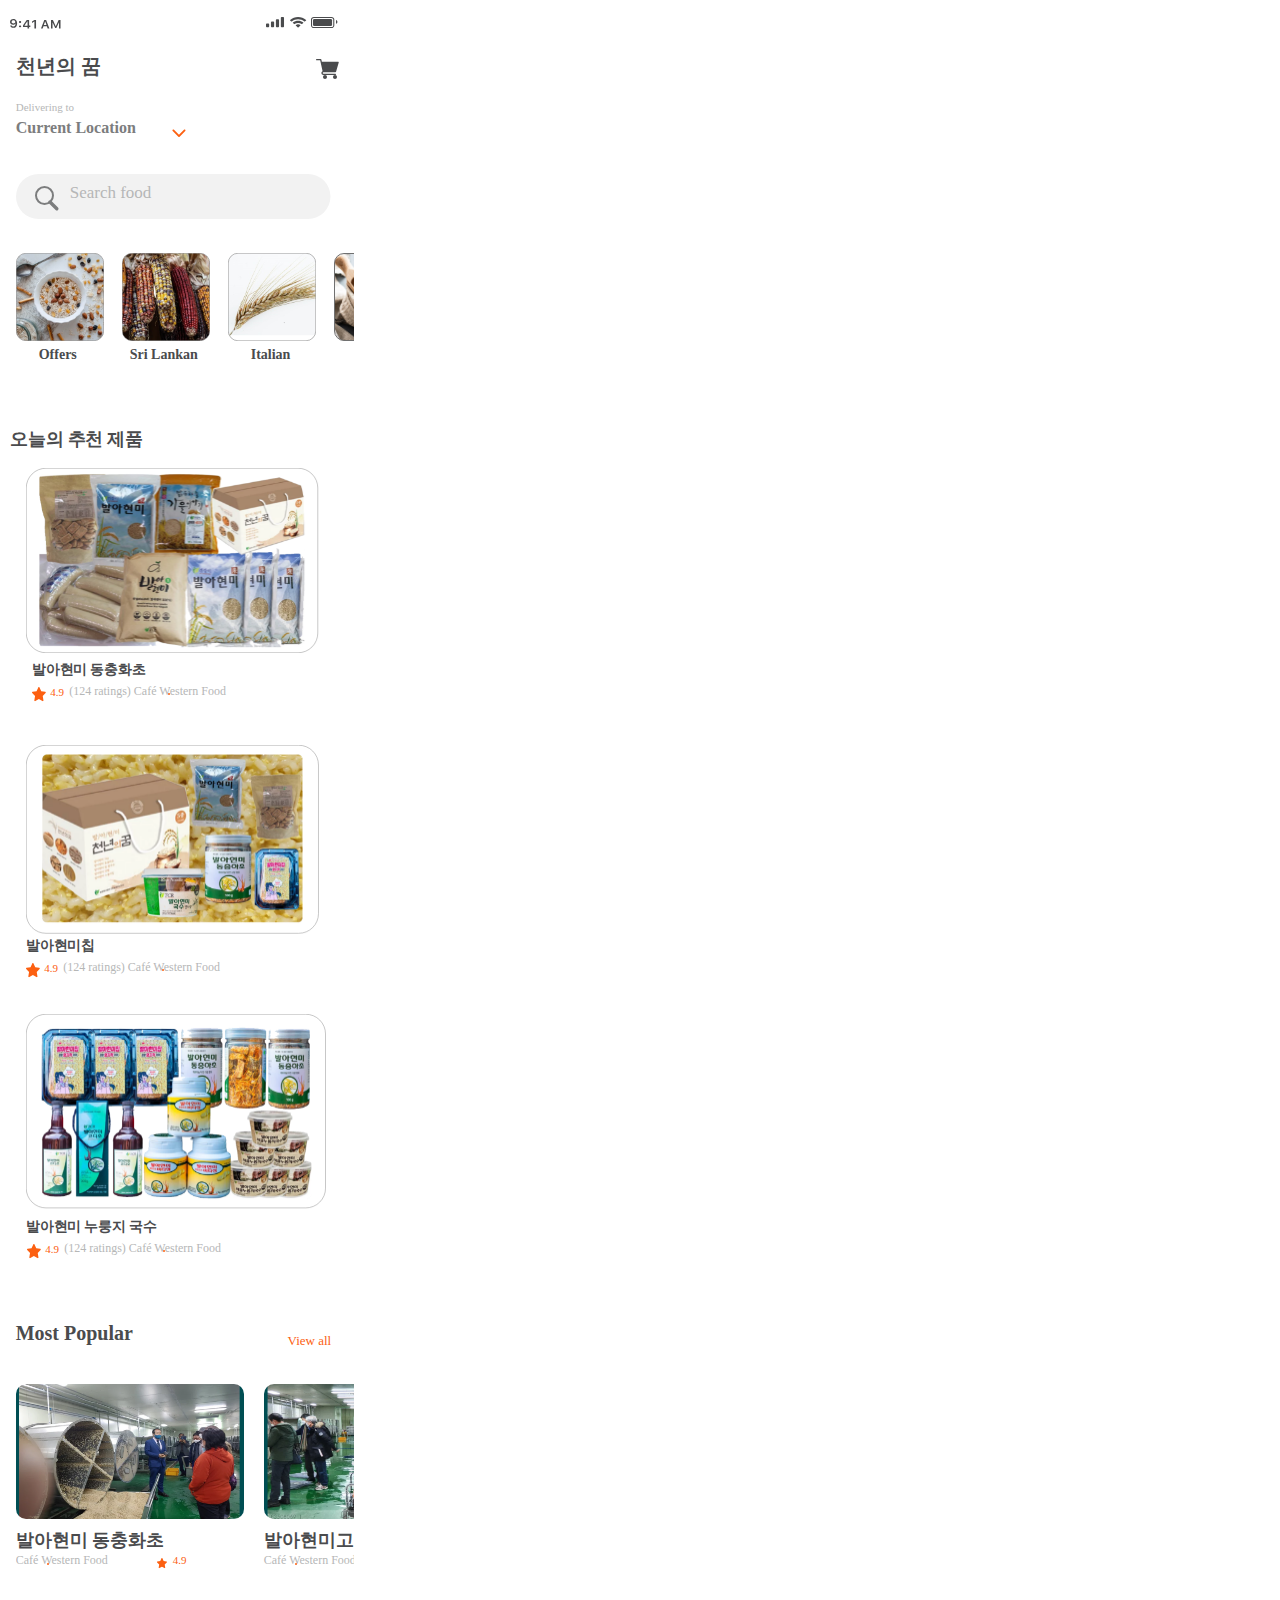
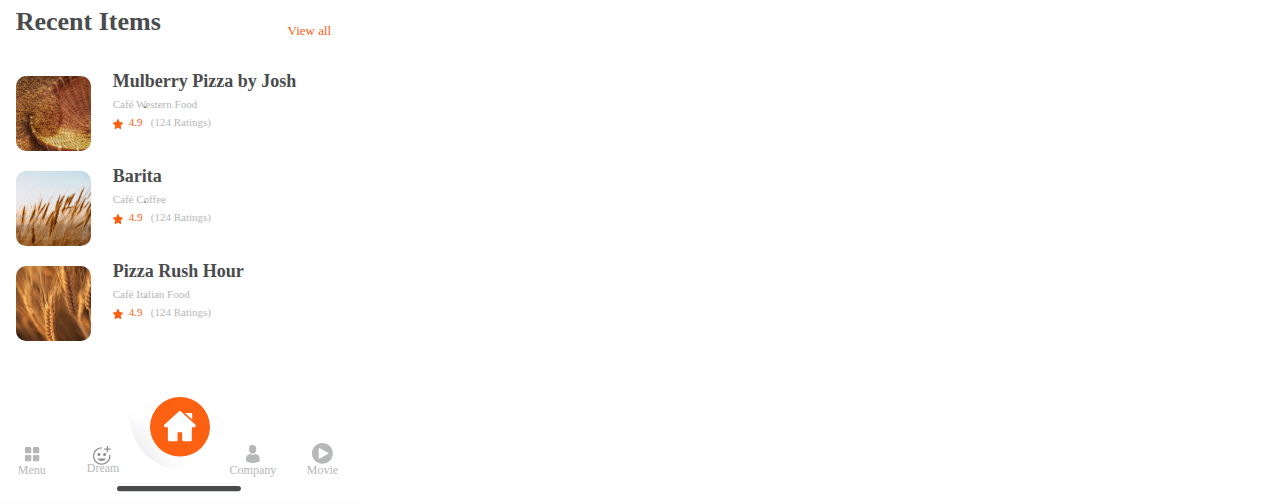
<file: product_menu.html>
<!DOCTYPE html>
<html>
<head>
<meta charset="utf-8"/>
<meta http-equiv="X-UA-Compatible" content="IE=edge"/>
<meta name="viewport" content="width=device-width, initial-scale=1.0">
<title>Product_menu</title>
<link rel="stylesheet" type="text/css" id="applicationStylesheet" href="css/product_menu.css"/>
<script id="applicationScript" type="text/javascript" src="js/product_menu.js"></script>
</head>
<body>
<div id="Product_menu">
	<div id="Home_screen" class="Home_screen">
		<div id="n_">
			<span>천년의 꿈</span>
		</div>
		<div id="Most_Popular">
			<span>Most Popular</span>
		</div>
		<div id="n___">
			<span>오늘의 추천 제품 </span>
		</div>
		<div id="Recent_Items">
			<span>Recent Items</span>
		</div>
		<div id="View_all">
			<span>View all</span>
		</div>
		<div id="View_all_bd">
			<span>View all</span>
		</div>
		<div id="Delivering_to">
			<span>Delivering to</span>
		</div>
		<div id="n_6820">
			<div id="Current_Location">
				<span>Current Location</span>
			</div>
		</div>
		<div id="Text_field" class="Text_field">
			<svg class="n_17278">
				<rect id="n_17278" rx="22.5" ry="22.5" x="0" y="0" width="314.482" height="45">
				</rect>
			</svg>
			<div id="Search_food">
				<span>Search food</span>
			</div>
			<div id="n_6821">
				<svg class="n_16">
					<ellipse id="n_16" rx="8.5" ry="8.5" cx="8.5" cy="8.5">
					</ellipse>
				</svg>
				<svg class="n_3" viewBox="0 0 4 4">
					<path id="n_3" d="M 0 0 L 4 4">
					</path>
				</svg>
			</div>
		</div>
		<div id="n__4">
			<div id="n_8213">
				<div id="n__1">
					<div id="n_8187" class="___8187">
						<div id="n__5__1" class="______5___1">
							<img id="alireza-etemadi-9G_oJBKwi1c-un" src="png/alireza-etemadi-9G_oJBKwi1c-un.png" srcset="png/alireza-etemadi-9G_oJBKwi1c-un.png 1x">
								
							<div id="Offers">
								<span>Offers</span>
							</div>
						</div>
						<div id="n__5__2" class="______5___2">
							<img id="haryo-setyadi-yvzzemH8-J0-unsp" src="png/haryo-setyadi-yvzzemH8-J0-unsp.png" srcset="png/haryo-setyadi-yvzzemH8-J0-unsp.png 1x">
								
							<div id="Sri_Lankan">
								<span>Sri Lankan</span>
							</div>
						</div>
						<div id="n__5__3" class="______5___3">
							<img id="jakub-kapusnak-tEVisOXz26Y-uns" src="png/jakub-kapusnak-tEVisOXz26Y-uns.png" srcset="png/jakub-kapusnak-tEVisOXz26Y-uns.png 1x">
								
							<div id="Italian">
								<span>Italian</span>
							</div>
						</div>
						<div id="n__5__4" class="______5___4">
							<img id="shreyak-singh-0j4bisyPo3M-unsp" src="png/shreyak-singh-0j4bisyPo3M-unsp.png" srcset="png/shreyak-singh-0j4bisyPo3M-unsp.png 1x">
								
							<div id="Indian">
								<span>Indian</span>
							</div>
						</div>
					</div>
					<div id="n_8187_b" class="___8187">
						<div id="n__5__1_b" class="______5___1">
							<img id="alireza-etemadi-9G_oJBKwi1c-un_b" src="png/alireza-etemadi-9G_oJBKwi1c-un_b.png" srcset="png/alireza-etemadi-9G_oJBKwi1c-un_b.png 1x">
								
							<div id="Offers_b">
								<span>Offers</span>
							</div>
						</div>
						<div id="n__5__2_b" class="______5___2">
							<img id="haryo-setyadi-yvzzemH8-J0-unsp_b" src="png/haryo-setyadi-yvzzemH8-J0-unsp_b.png" srcset="png/haryo-setyadi-yvzzemH8-J0-unsp_b.png 1x">
								
							<div id="Sri_Lankan_b">
								<span>Sri Lankan</span>
							</div>
						</div>
						<div id="n__5__3_ca" class="______5___3">
							<img id="jakub-kapusnak-tEVisOXz26Y-uns_cb" src="png/jakub-kapusnak-tEVisOXz26Y-uns_cb.png" srcset="png/jakub-kapusnak-tEVisOXz26Y-uns_cb.png 1x">
								
							<div id="Italian_cc">
								<span>Italian</span>
							</div>
						</div>
						<div id="n__5__4_cd" class="______5___4">
							<img id="shreyak-singh-0j4bisyPo3M-unsp_ce" src="png/shreyak-singh-0j4bisyPo3M-unsp_ce.png" srcset="png/shreyak-singh-0j4bisyPo3M-unsp_ce.png 1x">
								
							<div id="Indian_cf">
								<span>Indian</span>
							</div>
						</div>
					</div>
				</div>
			</div>
		</div>
		<div id="n__6__1" class="______6___1">
			<img id="n_4" src="png/n_4.png" srcset="png/n_4.png 1x">
				
			<div id="n__">
				<span>발아현미 동충화초 </span>
			</div>
			<div id="n_6822">
				<div id="n_24_ratings_Caf_____Western_F">
					<span>(124 ratings) Café     Western Food</span>
				</div>
				<div id="n_9">
					<span>4.9</span>
				</div>
				<svg class="n_8560" viewBox="0 45 13.793 14.195">
					<path id="n_8560" d="M 10.72902774810791 59.19121932983398 C 10.61849594116211 59.19167327880859 10.50947093963623 59.16352081298828 10.41110324859619 59.10903549194336 L 6.886281490325928 57.11522674560547 L 3.361455678939819 59.10903549194336 C 3.246997594833374 59.17407608032227 3.117952585220337 59.20313262939453 2.988982915878296 59.19283294677734 C 2.860018491744995 59.18257522583008 2.736301898956299 59.13341522216797 2.631906747817993 59.05093002319336 C 2.527511835098267 58.9684944152832 2.446620464324951 58.85605621337891 2.398431777954102 58.72637176513672 C 2.350238084793091 58.59674072265625 2.336681127548218 58.45509338378906 2.359300374984741 58.3175163269043 L 3.050441980361938 54.11331939697266 L 0.2029397338628769 51.12638473510742 C 0.1140986531972885 51.03057098388672 0.05107609927654266 50.91043853759766 0.02063576690852642 50.77890014648438 C -0.00980476476252079 50.64735794067383 -0.006514178588986397 50.50932693481445 0.03015431575477123 50.37964248657227 C 0.07021292299032211 50.24689483642578 0.1438996642827988 50.12897872924805 0.242853045463562 50.03924942016602 C 0.3418068587779999 49.94948196411133 0.4620639681816101 49.89147186279297 0.5899784564971924 49.87182235717773 L 4.529484748840332 49.25205612182617 L 6.264254093170166 45.42126846313477 C 6.320852756500244 45.29500579833984 6.409218788146973 45.18849182128906 6.519197463989258 45.1140022277832 C 6.629227638244629 45.03951263427734 6.756447792053223 45.00000381469727 6.886281490325928 45.00000381469727 C 7.016115665435791 45.00000381469727 7.143335819244385 45.03951263427734 7.253315925598145 45.1140022277832 C 7.363345146179199 45.18849182128906 7.451711177825928 45.29500579833984 7.508308887481689 45.42126846313477 L 9.263808250427246 49.24456405639648 L 13.20331478118896 49.8643798828125 C 13.33123779296875 49.884033203125 13.45147132873535 49.94198989868164 13.55044364929199 50.03176498413086 C 13.64936447143555 50.12153625488281 13.72305297851562 50.23945617675781 13.7631139755249 50.37215042114258 C 13.79980754852295 50.5018424987793 13.80307483673096 50.63986587524414 13.77266311645508 50.77146148681641 C 13.74220275878906 50.90300369262695 13.67917156219482 51.02313995361328 13.59035491943359 51.11889266967773 L 10.74285125732422 54.10587692260742 L 11.43399238586426 58.31002426147461 C 11.45867252349854 58.45001602172852 11.44575500488281 58.59473419189453 11.39674663543701 58.72708129882812 C 11.34778785705566 58.85937118530273 11.26475048065186 58.97377777099609 11.15753555297852 59.05676651000977 C 11.03237628936768 59.15156555175781 10.88168334960938 59.19881439208984 10.72902774810791 59.19121932983398 Z">
					</path>
				</svg>
				<svg class="n_17">
					<ellipse id="n_17" rx="1" ry="1" cx="1" cy="1">
					</ellipse>
				</svg>
			</div>
		</div>
		<div id="n__6__2" class="______6___2">
			<img id="n__cp" src="png/n__cp.png" srcset="png/n__cp.png 1x">
				
			<div id="Text">
				<span>발아현미칩</span>
			</div>
			<div id="n_6822_cr">
				<div id="n_24_ratings_Caf_____Western_F_cs">
					<span>(124 ratings) Café     Western Food</span>
				</div>
				<div id="n_9_ct">
					<span>4.9</span>
				</div>
				<svg class="n_8560_cu" viewBox="0 45 13.793 14.195">
					<path id="n_8560_cu" d="M 10.72902774810791 59.19121932983398 C 10.61849594116211 59.19167327880859 10.50947093963623 59.16352081298828 10.41110324859619 59.10903549194336 L 6.886281490325928 57.11522674560547 L 3.361455678939819 59.10903549194336 C 3.246997594833374 59.17407608032227 3.117952585220337 59.20313262939453 2.988982915878296 59.19283294677734 C 2.860018491744995 59.18257522583008 2.736301898956299 59.13341522216797 2.631906747817993 59.05093002319336 C 2.527511835098267 58.9684944152832 2.446620464324951 58.85605621337891 2.398431777954102 58.72637176513672 C 2.350238084793091 58.59674072265625 2.336681127548218 58.45509338378906 2.359300374984741 58.3175163269043 L 3.050441980361938 54.11331939697266 L 0.2029397338628769 51.12638473510742 C 0.1140986531972885 51.03057098388672 0.05107609927654266 50.91043853759766 0.02063576690852642 50.77890014648438 C -0.00980476476252079 50.64735794067383 -0.006514178588986397 50.50932693481445 0.03015431575477123 50.37964248657227 C 0.07021292299032211 50.24689483642578 0.1438996642827988 50.12897872924805 0.242853045463562 50.03924942016602 C 0.3418068587779999 49.94948196411133 0.4620639681816101 49.89147186279297 0.5899784564971924 49.87182235717773 L 4.529484748840332 49.25205612182617 L 6.264254093170166 45.42126846313477 C 6.320852756500244 45.29500579833984 6.409218788146973 45.18849182128906 6.519197463989258 45.1140022277832 C 6.629227638244629 45.03951263427734 6.756447792053223 45.00000381469727 6.886281490325928 45.00000381469727 C 7.016115665435791 45.00000381469727 7.143335819244385 45.03951263427734 7.253315925598145 45.1140022277832 C 7.363345146179199 45.18849182128906 7.451711177825928 45.29500579833984 7.508308887481689 45.42126846313477 L 9.263808250427246 49.24456405639648 L 13.20331478118896 49.8643798828125 C 13.33123779296875 49.884033203125 13.45147132873535 49.94198989868164 13.55044364929199 50.03176498413086 C 13.64936447143555 50.12153625488281 13.72305297851562 50.23945617675781 13.7631139755249 50.37215042114258 C 13.79980754852295 50.5018424987793 13.80307483673096 50.63986587524414 13.77266311645508 50.77146148681641 C 13.74220275878906 50.90300369262695 13.67917156219482 51.02313995361328 13.59035491943359 51.11889266967773 L 10.74285125732422 54.10587692260742 L 11.43399238586426 58.31002426147461 C 11.45867252349854 58.45001602172852 11.44575500488281 58.59473419189453 11.39674663543701 58.72708129882812 C 11.34778785705566 58.85937118530273 11.26475048065186 58.97377777099609 11.15753555297852 59.05676651000977 C 11.03237628936768 59.15156555175781 10.88168334960938 59.19881439208984 10.72902774810791 59.19121932983398 Z">
					</path>
				</svg>
				<svg class="n_17_cv">
					<ellipse id="n_17_cv" rx="1" ry="1" cx="1" cy="1">
					</ellipse>
				</svg>
			</div>
		</div>
		<div id="n__6__3" class="______6___3">
			<img id="n__cx" src="png/n__cx.png" srcset="png/n__cx.png 1x">
				
			<div id="n____cy">
				<span>발아현미 누룽지 국수 </span>
			</div>
			<div id="n_6822_cz">
				<div id="n_24_ratings_Caf_____Western_F_c">
					<span>(124 ratings) Café     Western Food</span>
				</div>
				<div id="n_9_c">
					<span>4.9</span>
				</div>
				<svg class="n_8560_c" viewBox="0 45 13.793 14.195">
					<path id="n_8560_c" d="M 10.72902774810791 59.19121932983398 C 10.61849594116211 59.19167327880859 10.50947093963623 59.16352081298828 10.41110324859619 59.10903549194336 L 6.886281490325928 57.11522674560547 L 3.361455678939819 59.10903549194336 C 3.246997594833374 59.17407608032227 3.117952585220337 59.20313262939453 2.988982915878296 59.19283294677734 C 2.860018491744995 59.18257522583008 2.736301898956299 59.13341522216797 2.631906747817993 59.05093002319336 C 2.527511835098267 58.9684944152832 2.446620464324951 58.85605621337891 2.398431777954102 58.72637176513672 C 2.350238084793091 58.59674072265625 2.336681127548218 58.45509338378906 2.359300374984741 58.3175163269043 L 3.050441980361938 54.11331939697266 L 0.2029397338628769 51.12638473510742 C 0.1140986531972885 51.03057098388672 0.05107609927654266 50.91043853759766 0.02063576690852642 50.77890014648438 C -0.00980476476252079 50.64735794067383 -0.006514178588986397 50.50932693481445 0.03015431575477123 50.37964248657227 C 0.07021292299032211 50.24689483642578 0.1438996642827988 50.12897872924805 0.242853045463562 50.03924942016602 C 0.3418068587779999 49.94948196411133 0.4620639681816101 49.89147186279297 0.5899784564971924 49.87182235717773 L 4.529484748840332 49.25205612182617 L 6.264254093170166 45.42126846313477 C 6.320852756500244 45.29500579833984 6.409218788146973 45.18849182128906 6.519197463989258 45.1140022277832 C 6.629227638244629 45.03951263427734 6.756447792053223 45.00000381469727 6.886281490325928 45.00000381469727 C 7.016115665435791 45.00000381469727 7.143335819244385 45.03951263427734 7.253315925598145 45.1140022277832 C 7.363345146179199 45.18849182128906 7.451711177825928 45.29500579833984 7.508308887481689 45.42126846313477 L 9.263808250427246 49.24456405639648 L 13.20331478118896 49.8643798828125 C 13.33123779296875 49.884033203125 13.45147132873535 49.94198989868164 13.55044364929199 50.03176498413086 C 13.64936447143555 50.12153625488281 13.72305297851562 50.23945617675781 13.7631139755249 50.37215042114258 C 13.79980754852295 50.5018424987793 13.80307483673096 50.63986587524414 13.77266311645508 50.77146148681641 C 13.74220275878906 50.90300369262695 13.67917156219482 51.02313995361328 13.59035491943359 51.11889266967773 L 10.74285125732422 54.10587692260742 L 11.43399238586426 58.31002426147461 C 11.45867252349854 58.45001602172852 11.44575500488281 58.59473419189453 11.39674663543701 58.72708129882812 C 11.34778785705566 58.85937118530273 11.26475048065186 58.97377777099609 11.15753555297852 59.05676651000977 C 11.03237628936768 59.15156555175781 10.88168334960938 59.19881439208984 10.72902774810791 59.19121932983398 Z">
					</path>
				</svg>
				<svg class="n_17_c">
					<ellipse id="n_17_c" rx="1" ry="1" cx="1" cy="1">
					</ellipse>
				</svg>
			</div>
		</div>
		<div id="n__31">
			<div id="n_8215">
				<div id="n_8214">
					<div id="n_8189">
						<div id="n_8188">
							<div id="n__2">
								<div id="Group" class="">
									<div id="n__7__1" class="______7___1">
										<img id="n__dc" src="png/n__dc.png" srcset="png/n__dc.png 1x">
											
										<div id="n___dd">
											<span>발아현미 동충화초 </span>
										</div>
										<div id="n_6824">
											<div id="n_9_df">
												<span>4.9</span>
											</div>
											<svg class="n_8561" viewBox="0 45 9.906 10.195">
												<path id="n_8561" d="M 7.705677509307861 55.19225692749023 C 7.626292705535889 55.19258117675781 7.547989845275879 55.17236328125 7.477341651916504 55.13322830200195 L 4.945785045623779 53.70125961303711 L 2.414225578308105 55.13322830200195 C 2.33202075958252 55.1799430847168 2.239339590072632 55.20081329345703 2.1467125415802 55.19341278076172 C 2.054089307785034 55.1860466003418 1.965234875679016 55.15074157714844 1.890257477760315 55.09149932861328 C 1.815280199050903 55.03229141235352 1.757183313369751 54.9515380859375 1.722573757171631 54.8583984375 C 1.687960624694824 54.76529693603516 1.678223967552185 54.6635627746582 1.694469332695007 54.56475448608398 L 2.190852880477905 51.54526519775391 L 0.1457530111074448 49.4000244140625 C 0.08194661140441895 49.33121109008789 0.03668328002095222 49.24493026733398 0.01482077687978745 49.15045547485352 C -0.007041867822408676 49.05598068237305 -0.004678541328758001 48.95684814453125 0.02165707759559155 48.86370849609375 C 0.05042750388383865 48.76836776733398 0.1033499464392662 48.68367767333984 0.1744190901517868 48.61923217773438 C 0.2454885542392731 48.55476379394531 0.331858217716217 48.51309967041016 0.4237274527549744 48.49898529052734 L 3.253113985061646 48.05386352539062 L 4.499039649963379 45.30256271362305 C 4.539689540863037 45.21187973022461 4.60315465927124 45.13537979125977 4.68214225769043 45.08187866210938 C 4.761166572570801 45.02838134765625 4.852537155151367 45.00000381469727 4.945785045623779 45.00000381469727 C 5.039032936096191 45.00000381469727 5.130403518676758 45.02838134765625 5.209392070770264 45.08187866210938 C 5.288415908813477 45.13537979125977 5.351881504058838 45.21187973022461 5.39253044128418 45.30256271362305 L 6.653344631195068 48.04848480224609 L 9.482730865478516 48.4936408996582 C 9.574606895446777 48.50775527954102 9.660959243774414 48.54938125610352 9.73204231262207 48.61385726928711 C 9.803088188171387 48.6783332824707 9.856011390686035 48.76302337646484 9.884783744812012 48.85832595825195 C 9.911137580871582 48.95147323608398 9.913483619689941 49.05060195922852 9.891641616821289 49.14511489868164 C 9.869765281677246 49.23958969116211 9.824495315551758 49.32587051391602 9.760706901550293 49.3946418762207 L 7.715605735778809 51.53992080688477 L 8.211989402770996 54.55937194824219 C 8.229714393615723 54.65991592407227 8.220437049865723 54.76385498046875 8.185238838195801 54.85890579223633 C 8.150075912475586 54.95391845703125 8.090437889099121 55.03608703613281 8.013435363769531 55.0956916809082 C 7.923544883728027 55.16377639770508 7.815316200256348 55.19771194458008 7.705677509307861 55.19225692749023 Z">
												</path>
											</svg>
											<div id="n_6823">
												<div id="Caf_____Western_Food">
													<span>Café     Western Food</span>
												</div>
												<svg class="n_18">
													<ellipse id="n_18" rx="1" ry="1" cx="1" cy="1">
													</ellipse>
												</svg>
											</div>
										</div>
									</div>
								</div>
								<div id="Group_dk" class="">
									<div id="n__7__1_dl" class="______7___1">
										<img id="n__dm" src="png/n__dm.png" srcset="png/n__dm.png 1x">
											
										<div id="n__dn">
											<span>발아현미고추장 </span>
										</div>
										<div id="n_6824_do">
											<div id="n_9_dp">
												<span>4.9</span>
											</div>
											<svg class="n_8561_dq" viewBox="0 45 9.906 10.195">
												<path id="n_8561_dq" d="M 7.705677509307861 55.19225692749023 C 7.626292705535889 55.19258117675781 7.547989845275879 55.17236328125 7.477341651916504 55.13322830200195 L 4.945785045623779 53.70125961303711 L 2.414225578308105 55.13322830200195 C 2.33202075958252 55.1799430847168 2.239339590072632 55.20081329345703 2.1467125415802 55.19341278076172 C 2.054089307785034 55.1860466003418 1.965234875679016 55.15074157714844 1.890257477760315 55.09149932861328 C 1.815280199050903 55.03229141235352 1.757183313369751 54.9515380859375 1.722573757171631 54.8583984375 C 1.687960624694824 54.76529693603516 1.678223967552185 54.6635627746582 1.694469332695007 54.56475448608398 L 2.190852880477905 51.54526519775391 L 0.1457530111074448 49.4000244140625 C 0.08194661140441895 49.33121109008789 0.03668328002095222 49.24493026733398 0.01482077687978745 49.15045547485352 C -0.007041867822408676 49.05598068237305 -0.004678541328758001 48.95684814453125 0.02165707759559155 48.86370849609375 C 0.05042750388383865 48.76836776733398 0.1033499464392662 48.68367767333984 0.1744190901517868 48.61923217773438 C 0.2454885542392731 48.55476379394531 0.331858217716217 48.51309967041016 0.4237274527549744 48.49898529052734 L 3.253113985061646 48.05386352539062 L 4.499039649963379 45.30256271362305 C 4.539689540863037 45.21187973022461 4.60315465927124 45.13537979125977 4.68214225769043 45.08187866210938 C 4.761166572570801 45.02838134765625 4.852537155151367 45.00000381469727 4.945785045623779 45.00000381469727 C 5.039032936096191 45.00000381469727 5.130403518676758 45.02838134765625 5.209392070770264 45.08187866210938 C 5.288415908813477 45.13537979125977 5.351881504058838 45.21187973022461 5.39253044128418 45.30256271362305 L 6.653344631195068 48.04848480224609 L 9.482730865478516 48.4936408996582 C 9.574606895446777 48.50775527954102 9.660959243774414 48.54938125610352 9.73204231262207 48.61385726928711 C 9.803088188171387 48.6783332824707 9.856011390686035 48.76302337646484 9.884783744812012 48.85832595825195 C 9.911137580871582 48.95147323608398 9.913483619689941 49.05060195922852 9.891641616821289 49.14511489868164 C 9.869765281677246 49.23958969116211 9.824495315551758 49.32587051391602 9.760706901550293 49.3946418762207 L 7.715605735778809 51.53992080688477 L 8.211989402770996 54.55937194824219 C 8.229714393615723 54.65991592407227 8.220437049865723 54.76385498046875 8.185238838195801 54.85890579223633 C 8.150075912475586 54.95391845703125 8.090437889099121 55.03608703613281 8.013435363769531 55.0956916809082 C 7.923544883728027 55.16377639770508 7.815316200256348 55.19771194458008 7.705677509307861 55.19225692749023 Z">
												</path>
											</svg>
											<div id="n_6823_dr">
												<div id="Caf_____Western_Food_ds">
													<span>Café     Western Food</span>
												</div>
												<svg class="n_18_dt">
													<ellipse id="n_18_dt" rx="1" ry="1" cx="1" cy="1">
													</ellipse>
												</svg>
											</div>
										</div>
									</div>
								</div>
								<div id="Group_du" class="">
									<div id="n__7__1_dv" class="______7___1">
										<img id="n__dw" src="png/n__dw.png" srcset="png/n__dw.png 1x">
											
										<div id="n___dx">
											<span>발아현미 국수 </span>
										</div>
										<div id="n_6824_dy">
											<div id="n_9_dz">
												<span>4.9</span>
											</div>
											<svg class="n_8561_d" viewBox="0 45 9.906 10.195">
												<path id="n_8561_d" d="M 7.705677509307861 55.19225692749023 C 7.626292705535889 55.19258117675781 7.547989845275879 55.17236328125 7.477341651916504 55.13322830200195 L 4.945785045623779 53.70125961303711 L 2.414225578308105 55.13322830200195 C 2.33202075958252 55.1799430847168 2.239339590072632 55.20081329345703 2.1467125415802 55.19341278076172 C 2.054089307785034 55.1860466003418 1.965234875679016 55.15074157714844 1.890257477760315 55.09149932861328 C 1.815280199050903 55.03229141235352 1.757183313369751 54.9515380859375 1.722573757171631 54.8583984375 C 1.687960624694824 54.76529693603516 1.678223967552185 54.6635627746582 1.694469332695007 54.56475448608398 L 2.190852880477905 51.54526519775391 L 0.1457530111074448 49.4000244140625 C 0.08194661140441895 49.33121109008789 0.03668328002095222 49.24493026733398 0.01482077687978745 49.15045547485352 C -0.007041867822408676 49.05598068237305 -0.004678541328758001 48.95684814453125 0.02165707759559155 48.86370849609375 C 0.05042750388383865 48.76836776733398 0.1033499464392662 48.68367767333984 0.1744190901517868 48.61923217773438 C 0.2454885542392731 48.55476379394531 0.331858217716217 48.51309967041016 0.4237274527549744 48.49898529052734 L 3.253113985061646 48.05386352539062 L 4.499039649963379 45.30256271362305 C 4.539689540863037 45.21187973022461 4.60315465927124 45.13537979125977 4.68214225769043 45.08187866210938 C 4.761166572570801 45.02838134765625 4.852537155151367 45.00000381469727 4.945785045623779 45.00000381469727 C 5.039032936096191 45.00000381469727 5.130403518676758 45.02838134765625 5.209392070770264 45.08187866210938 C 5.288415908813477 45.13537979125977 5.351881504058838 45.21187973022461 5.39253044128418 45.30256271362305 L 6.653344631195068 48.04848480224609 L 9.482730865478516 48.4936408996582 C 9.574606895446777 48.50775527954102 9.660959243774414 48.54938125610352 9.73204231262207 48.61385726928711 C 9.803088188171387 48.6783332824707 9.856011390686035 48.76302337646484 9.884783744812012 48.85832595825195 C 9.911137580871582 48.95147323608398 9.913483619689941 49.05060195922852 9.891641616821289 49.14511489868164 C 9.869765281677246 49.23958969116211 9.824495315551758 49.32587051391602 9.760706901550293 49.3946418762207 L 7.715605735778809 51.53992080688477 L 8.211989402770996 54.55937194824219 C 8.229714393615723 54.65991592407227 8.220437049865723 54.76385498046875 8.185238838195801 54.85890579223633 C 8.150075912475586 54.95391845703125 8.090437889099121 55.03608703613281 8.013435363769531 55.0956916809082 C 7.923544883728027 55.16377639770508 7.815316200256348 55.19771194458008 7.705677509307861 55.19225692749023 Z">
												</path>
											</svg>
											<div id="n_6823_d">
												<div id="Caf_____Western_Food_d">
													<span>Café     Western Food</span>
												</div>
												<svg class="n_18_d">
													<ellipse id="n_18_d" rx="1" ry="1" cx="1" cy="1">
													</ellipse>
												</svg>
											</div>
										</div>
									</div>
								</div>
								<div id="Group_d" class="">
									<div id="n__7__1_d" class="______7___1">
										<div id="n__6">
											<img id="n__d" src="png/n__d.png" srcset="png/n__d.png 1x">
												
										</div>
										<div id="n__ea">
											<span>발아현미 비타정</span>
										</div>
										<div id="n_6824_d">
											<div id="n_9_ea">
												<span>4.9</span>
											</div>
											<svg class="n_8561_eb" viewBox="0 45 9.906 10.195">
												<path id="n_8561_eb" d="M 7.705677509307861 55.19225692749023 C 7.626292705535889 55.19258117675781 7.547989845275879 55.17236328125 7.477341651916504 55.13322830200195 L 4.945785045623779 53.70125961303711 L 2.414225578308105 55.13322830200195 C 2.33202075958252 55.1799430847168 2.239339590072632 55.20081329345703 2.1467125415802 55.19341278076172 C 2.054089307785034 55.1860466003418 1.965234875679016 55.15074157714844 1.890257477760315 55.09149932861328 C 1.815280199050903 55.03229141235352 1.757183313369751 54.9515380859375 1.722573757171631 54.8583984375 C 1.687960624694824 54.76529693603516 1.678223967552185 54.6635627746582 1.694469332695007 54.56475448608398 L 2.190852880477905 51.54526519775391 L 0.1457530111074448 49.4000244140625 C 0.08194661140441895 49.33121109008789 0.03668328002095222 49.24493026733398 0.01482077687978745 49.15045547485352 C -0.007041867822408676 49.05598068237305 -0.004678541328758001 48.95684814453125 0.02165707759559155 48.86370849609375 C 0.05042750388383865 48.76836776733398 0.1033499464392662 48.68367767333984 0.1744190901517868 48.61923217773438 C 0.2454885542392731 48.55476379394531 0.331858217716217 48.51309967041016 0.4237274527549744 48.49898529052734 L 3.253113985061646 48.05386352539062 L 4.499039649963379 45.30256271362305 C 4.539689540863037 45.21187973022461 4.60315465927124 45.13537979125977 4.68214225769043 45.08187866210938 C 4.761166572570801 45.02838134765625 4.852537155151367 45.00000381469727 4.945785045623779 45.00000381469727 C 5.039032936096191 45.00000381469727 5.130403518676758 45.02838134765625 5.209392070770264 45.08187866210938 C 5.288415908813477 45.13537979125977 5.351881504058838 45.21187973022461 5.39253044128418 45.30256271362305 L 6.653344631195068 48.04848480224609 L 9.482730865478516 48.4936408996582 C 9.574606895446777 48.50775527954102 9.660959243774414 48.54938125610352 9.73204231262207 48.61385726928711 C 9.803088188171387 48.6783332824707 9.856011390686035 48.76302337646484 9.884783744812012 48.85832595825195 C 9.911137580871582 48.95147323608398 9.913483619689941 49.05060195922852 9.891641616821289 49.14511489868164 C 9.869765281677246 49.23958969116211 9.824495315551758 49.32587051391602 9.760706901550293 49.3946418762207 L 7.715605735778809 51.53992080688477 L 8.211989402770996 54.55937194824219 C 8.229714393615723 54.65991592407227 8.220437049865723 54.76385498046875 8.185238838195801 54.85890579223633 C 8.150075912475586 54.95391845703125 8.090437889099121 55.03608703613281 8.013435363769531 55.0956916809082 C 7.923544883728027 55.16377639770508 7.815316200256348 55.19771194458008 7.705677509307861 55.19225692749023 Z">
												</path>
											</svg>
											<div id="n_6823_ec">
												<div id="Caf_____Western_Food_ed">
													<span>Café     Western Food</span>
												</div>
												<svg class="n_18_ee">
													<ellipse id="n_18_ee" rx="1" ry="1" cx="1" cy="1">
													</ellipse>
												</svg>
											</div>
										</div>
									</div>
								</div>
							</div>
						</div>
					</div>
				</div>
			</div>
		</div>
		<div id="n_6827">
			<img id="chad-montano-MqT0asuoIcU-unspl" src="png/chad-montano-MqT0asuoIcU-unspl.png" srcset="png/chad-montano-MqT0asuoIcU-unspl.png 1x">
				
			<div id="Mulberry_Pizza_by_Josh">
				<span>Mulberry Pizza by Josh</span>
			</div>
			<div id="n_6823_ei">
				<div id="Caf_____Western_Food_ej">
					<span>Café     Western Food</span>
				</div>
				<img id="n_18_ek" src="png/n_18_ek.png" srcset="png/n_18_ek.png 1x">
					
			</div>
			<div id="n_6826">
				<div id="n_9_em">
					<span>4.9</span>
				</div>
				<svg class="n_8561_en" viewBox="0 45 9.906 10.195">
					<path id="n_8561_en" d="M 7.705677509307861 55.19225692749023 C 7.626292705535889 55.19258117675781 7.547989845275879 55.17236328125 7.477341651916504 55.13322830200195 L 4.945785045623779 53.70125961303711 L 2.414225578308105 55.13322830200195 C 2.33202075958252 55.1799430847168 2.239339590072632 55.20081329345703 2.1467125415802 55.19341278076172 C 2.054089307785034 55.1860466003418 1.965234875679016 55.15074157714844 1.890257477760315 55.09149932861328 C 1.815280199050903 55.03229141235352 1.757183313369751 54.9515380859375 1.722573757171631 54.8583984375 C 1.687960624694824 54.76529693603516 1.678223967552185 54.6635627746582 1.694469332695007 54.56475448608398 L 2.190852880477905 51.54526519775391 L 0.1457530111074448 49.4000244140625 C 0.08194661140441895 49.33121109008789 0.03668328002095222 49.24493026733398 0.01482077687978745 49.15045547485352 C -0.007041867822408676 49.05598068237305 -0.004678541328758001 48.95684814453125 0.02165707759559155 48.86370849609375 C 0.05042750388383865 48.76836776733398 0.1033499464392662 48.68367767333984 0.1744190901517868 48.61923217773438 C 0.2454885542392731 48.55476379394531 0.331858217716217 48.51309967041016 0.4237274527549744 48.49898529052734 L 3.253113985061646 48.05386352539062 L 4.499039649963379 45.30256271362305 C 4.539689540863037 45.21187973022461 4.60315465927124 45.13537979125977 4.68214225769043 45.08187866210938 C 4.761166572570801 45.02838134765625 4.852537155151367 45.00000381469727 4.945785045623779 45.00000381469727 C 5.039032936096191 45.00000381469727 5.130403518676758 45.02838134765625 5.209392070770264 45.08187866210938 C 5.288415908813477 45.13537979125977 5.351881504058838 45.21187973022461 5.39253044128418 45.30256271362305 L 6.653344631195068 48.04848480224609 L 9.482730865478516 48.4936408996582 C 9.574606895446777 48.50775527954102 9.660959243774414 48.54938125610352 9.73204231262207 48.61385726928711 C 9.803088188171387 48.6783332824707 9.856011390686035 48.76302337646484 9.884783744812012 48.85832595825195 C 9.911137580871582 48.95147323608398 9.913483619689941 49.05060195922852 9.891641616821289 49.14511489868164 C 9.869765281677246 49.23958969116211 9.824495315551758 49.32587051391602 9.760706901550293 49.3946418762207 L 7.715605735778809 51.53992080688477 L 8.211989402770996 54.55937194824219 C 8.229714393615723 54.65991592407227 8.220437049865723 54.76385498046875 8.185238838195801 54.85890579223633 C 8.150075912475586 54.95391845703125 8.090437889099121 55.03608703613281 8.013435363769531 55.0956916809082 C 7.923544883728027 55.16377639770508 7.815316200256348 55.19771194458008 7.705677509307861 55.19225692749023 Z">
					</path>
				</svg>
				<div id="n_6825">
					<div id="n_24_Ratings">
						<span>(124 Ratings)</span>
					</div>
				</div>
			</div>
		</div>
		<div id="n_6828">
			<img id="clem-onojeghuo-9AEh9i-WPhI-uns" src="png/clem-onojeghuo-9AEh9i-WPhI-uns.png" srcset="png/clem-onojeghuo-9AEh9i-WPhI-uns.png 1x">
				
			<div id="Barita">
				<span>Barita</span>
			</div>
			<div id="n_6823_et">
				<div id="Caf_____Coffee">
					<span>Café     Coffee</span>
				</div>
				<img id="n_18_ev" src="png/n_18_ev.png" srcset="png/n_18_ev.png 1x">
					
			</div>
			<div id="n_6826_ew">
				<div id="n_9_ex">
					<span>4.9</span>
				</div>
				<svg class="n_8561_ey" viewBox="0 45 9.906 10.195">
					<path id="n_8561_ey" d="M 7.705677509307861 55.19225692749023 C 7.626292705535889 55.19258117675781 7.547989845275879 55.17236328125 7.477341651916504 55.13322830200195 L 4.945785045623779 53.70125961303711 L 2.414225578308105 55.13322830200195 C 2.33202075958252 55.1799430847168 2.239339590072632 55.20081329345703 2.1467125415802 55.19341278076172 C 2.054089307785034 55.1860466003418 1.965234875679016 55.15074157714844 1.890257477760315 55.09149932861328 C 1.815280199050903 55.03229141235352 1.757183313369751 54.9515380859375 1.722573757171631 54.8583984375 C 1.687960624694824 54.76529693603516 1.678223967552185 54.6635627746582 1.694469332695007 54.56475448608398 L 2.190852880477905 51.54526519775391 L 0.1457530111074448 49.4000244140625 C 0.08194661140441895 49.33121109008789 0.03668328002095222 49.24493026733398 0.01482077687978745 49.15045547485352 C -0.007041867822408676 49.05598068237305 -0.004678541328758001 48.95684814453125 0.02165707759559155 48.86370849609375 C 0.05042750388383865 48.76836776733398 0.1033499464392662 48.68367767333984 0.1744190901517868 48.61923217773438 C 0.2454885542392731 48.55476379394531 0.331858217716217 48.51309967041016 0.4237274527549744 48.49898529052734 L 3.253113985061646 48.05386352539062 L 4.499039649963379 45.30256271362305 C 4.539689540863037 45.21187973022461 4.60315465927124 45.13537979125977 4.68214225769043 45.08187866210938 C 4.761166572570801 45.02838134765625 4.852537155151367 45.00000381469727 4.945785045623779 45.00000381469727 C 5.039032936096191 45.00000381469727 5.130403518676758 45.02838134765625 5.209392070770264 45.08187866210938 C 5.288415908813477 45.13537979125977 5.351881504058838 45.21187973022461 5.39253044128418 45.30256271362305 L 6.653344631195068 48.04848480224609 L 9.482730865478516 48.4936408996582 C 9.574606895446777 48.50775527954102 9.660959243774414 48.54938125610352 9.73204231262207 48.61385726928711 C 9.803088188171387 48.6783332824707 9.856011390686035 48.76302337646484 9.884783744812012 48.85832595825195 C 9.911137580871582 48.95147323608398 9.913483619689941 49.05060195922852 9.891641616821289 49.14511489868164 C 9.869765281677246 49.23958969116211 9.824495315551758 49.32587051391602 9.760706901550293 49.3946418762207 L 7.715605735778809 51.53992080688477 L 8.211989402770996 54.55937194824219 C 8.229714393615723 54.65991592407227 8.220437049865723 54.76385498046875 8.185238838195801 54.85890579223633 C 8.150075912475586 54.95391845703125 8.090437889099121 55.03608703613281 8.013435363769531 55.0956916809082 C 7.923544883728027 55.16377639770508 7.815316200256348 55.19771194458008 7.705677509307861 55.19225692749023 Z">
					</path>
				</svg>
				<div id="n_6825_ez">
					<div id="n_24_Ratings_e">
						<span>(124 Ratings)</span>
					</div>
				</div>
			</div>
		</div>
		<div id="n_6829">
			<img id="masimo-grabar-NzHRSLhc6Cs-unsp" src="png/masimo-grabar-NzHRSLhc6Cs-unsp.png" srcset="png/masimo-grabar-NzHRSLhc6Cs-unsp.png 1x">
				
			<div id="Pizza_Rush_Hour">
				<span>Pizza Rush Hour</span>
			</div>
			<div id="n_6823_e">
				<div id="Caf_____Italian_Food">
					<span>Café     Italian Food</span>
				</div>
				<img id="n_18_e" src="png/n_18_e.png" srcset="png/n_18_e.png 1x">
					
			</div>
			<div id="n_6826_e">
				<div id="n_9_e">
					<span>4.9</span>
				</div>
				<svg class="n_8561_e" viewBox="0 45 9.906 10.195">
					<path id="n_8561_e" d="M 7.705677509307861 55.19225692749023 C 7.626292705535889 55.19258117675781 7.547989845275879 55.17236328125 7.477341651916504 55.13322830200195 L 4.945785045623779 53.70125961303711 L 2.414225578308105 55.13322830200195 C 2.33202075958252 55.1799430847168 2.239339590072632 55.20081329345703 2.1467125415802 55.19341278076172 C 2.054089307785034 55.1860466003418 1.965234875679016 55.15074157714844 1.890257477760315 55.09149932861328 C 1.815280199050903 55.03229141235352 1.757183313369751 54.9515380859375 1.722573757171631 54.8583984375 C 1.687960624694824 54.76529693603516 1.678223967552185 54.6635627746582 1.694469332695007 54.56475448608398 L 2.190852880477905 51.54526519775391 L 0.1457530111074448 49.4000244140625 C 0.08194661140441895 49.33121109008789 0.03668328002095222 49.24493026733398 0.01482077687978745 49.15045547485352 C -0.007041867822408676 49.05598068237305 -0.004678541328758001 48.95684814453125 0.02165707759559155 48.86370849609375 C 0.05042750388383865 48.76836776733398 0.1033499464392662 48.68367767333984 0.1744190901517868 48.61923217773438 C 0.2454885542392731 48.55476379394531 0.331858217716217 48.51309967041016 0.4237274527549744 48.49898529052734 L 3.253113985061646 48.05386352539062 L 4.499039649963379 45.30256271362305 C 4.539689540863037 45.21187973022461 4.60315465927124 45.13537979125977 4.68214225769043 45.08187866210938 C 4.761166572570801 45.02838134765625 4.852537155151367 45.00000381469727 4.945785045623779 45.00000381469727 C 5.039032936096191 45.00000381469727 5.130403518676758 45.02838134765625 5.209392070770264 45.08187866210938 C 5.288415908813477 45.13537979125977 5.351881504058838 45.21187973022461 5.39253044128418 45.30256271362305 L 6.653344631195068 48.04848480224609 L 9.482730865478516 48.4936408996582 C 9.574606895446777 48.50775527954102 9.660959243774414 48.54938125610352 9.73204231262207 48.61385726928711 C 9.803088188171387 48.6783332824707 9.856011390686035 48.76302337646484 9.884783744812012 48.85832595825195 C 9.911137580871582 48.95147323608398 9.913483619689941 49.05060195922852 9.891641616821289 49.14511489868164 C 9.869765281677246 49.23958969116211 9.824495315551758 49.32587051391602 9.760706901550293 49.3946418762207 L 7.715605735778809 51.53992080688477 L 8.211989402770996 54.55937194824219 C 8.229714393615723 54.65991592407227 8.220437049865723 54.76385498046875 8.185238838195801 54.85890579223633 C 8.150075912475586 54.95391845703125 8.090437889099121 55.03608703613281 8.013435363769531 55.0956916809082 C 7.923544883728027 55.16377639770508 7.815316200256348 55.19771194458008 7.705677509307861 55.19225692749023 Z">
					</path>
				</svg>
				<div id="n_6825_fa">
					<div id="n_24_Ratings_fb">
						<span>(124 Ratings)</span>
					</div>
				</div>
			</div>
		</div>
		<div id="shopping-cart">
			<svg class="n_8562" viewBox="0 0 22.755 16">
				<path id="n_8562" d="M 7.377628803253174 13.33345985412598 L 19.42216491699219 13.33345985412598 C 19.72042465209961 13.33345985412598 19.98205757141113 13.13623905181885 20.06278419494629 12.84978294372559 L 22.72960662841797 3.516340494155884 C 22.78689765930176 3.315126895904541 22.74766159057617 3.098982334136963 22.62144660949707 2.931798696517944 C 22.49505996704102 2.765133380889893 22.29853439331055 2.666696548461914 22.08880996704102 2.666696548461914 L 5.838573455810547 2.666696548461914 L 5.36201286315918 0.5222679376602173 C 5.294304847717285 0.2168884575366974 5.023473262786865 4.9591064453125e-05 4.710977077484131 4.9591064453125e-05 L 0.666562557220459 4.9591064453125e-05 C 0.2981626093387604 4.9591064453125e-05 -9.919759031618014e-05 0.2983114123344421 -9.919759031618014e-05 0.6667113304138184 C -9.919759031618014e-05 1.035285115242004 0.2981626093387604 1.333373308181763 0.666562557220459 1.333373308181763 L 4.175909996032715 1.333373308181763 L 6.583359241485596 12.16662693023682 C 5.875030994415283 12.47461032867432 5.377639293670654 13.17964267730713 5.377639293670654 14.00012111663818 C 5.377639293670654 15.10289096832275 6.274855613708496 16.00010681152344 7.377624988555908 16.00010681152344 L 19.42216110229492 16.00010681152344 C 19.79073333740234 16.00010681152344 20.08882141113281 15.70201778411865 20.08882141113281 15.33344459533691 C 20.08882141113281 14.96504402160645 19.79073333740234 14.66678237915039 19.42216110229492 14.66678237915039 L 7.377624988555908 14.66678237915039 C 7.010440826416016 14.66678237915039 6.710963249206543 14.36800098419189 6.710963249206543 14.00012111663818 C 6.710963249206543 13.63224124908447 7.010440826416016 13.33345890045166 7.377624988555908 13.33345890045166 Z M 7.377628803253174 13.33345985412598">
				</path>
			</svg>
			<svg class="n_8563" viewBox="151 360.004 4 4">
				<path id="n_8563" d="M 151 362.0039672851562 C 151 363.1069030761719 151.897216796875 364.0039367675781 153.0001525878906 364.0039367675781 C 154.1029357910156 364.0039367675781 155.0001525878906 363.1069030761719 155.0001525878906 362.0039672851562 C 155.0001525878906 360.9011840820312 154.1029357910156 360.0039672851562 153.0001525878906 360.0039672851562 C 151.897216796875 360.0039672851562 151 360.9011840820312 151 362.0039672851562 Z M 151 362.0039672851562">
				</path>
			</svg>
			<svg class="n_8564" viewBox="362.004 360.004 4 4">
				<path id="n_8564" d="M 362.0039978027344 362.0039672851562 C 362.0039978027344 363.1069030761719 362.9011840820312 364.0039367675781 364.0039672851562 364.0039367675781 C 365.1069030761719 364.0039367675781 366.0039367675781 363.1069030761719 366.0039367675781 362.0039672851562 C 366.0039367675781 360.9011840820312 365.1069030761719 360.0039672851562 364.0039672851562 360.0039672851562 C 362.9011840820312 360.0039672851562 362.0039978027344 360.9011840820312 362.0039978027344 362.0039672851562 Z M 362.0039978027344 362.0039672851562">
				</path>
			</svg>
		</div>
		<div id="Status_bar">
			<div id="time">
				<svg class="n_2707" viewBox="26.017 18.334 7.127 8.871">
					<path id="n_2707" d="M 29.39797973632812 27.20499992370605 C 28.55218887329102 27.20499992370605 27.83315849304199 26.9950008392334 27.23979187011719 26.57500076293945 C 26.64642715454102 26.15500068664551 26.28144836425781 25.59799957275391 26.14485359191895 24.90200042724609 L 27.7905387878418 24.90200042724609 C 27.89763069152832 25.22299957275391 28.09432411193848 25.47599983215332 28.38281059265137 25.6609992980957 C 28.67129707336426 25.84700012207031 29.01333236694336 25.93899917602539 29.41109275817871 25.93899917602539 C 30.0853214263916 25.93899917602539 30.61202812194824 25.66699981689453 30.99230766296387 25.12199974060059 C 31.37149238586426 24.57699966430664 31.56163215637207 23.81999969482422 31.56163215637207 22.85199928283691 L 31.50480842590332 22.85199928283691 L 31.4720287322998 22.85199928283691 L 31.45345115661621 22.85199928283691 C 31.23489952087402 23.25399971008301 30.91690635681152 23.56500053405762 30.49947547912598 23.7859992980957 C 30.0809497833252 24.00699996948242 29.60013771057129 24.11700057983398 29.05813217163086 24.11700057983398 C 28.1795597076416 24.11700057983398 27.45287895202637 23.85199928283691 26.87808990478516 23.31999969482422 C 26.30439567565918 22.78899955749512 26.01700019836426 22.11700057983398 26.01700019836426 21.30500030517578 C 26.01700019836426 20.4379997253418 26.33827018737793 19.72599983215332 26.98081016540527 19.16900062561035 C 27.62334823608398 18.61199951171875 28.44619178771973 18.33399963378906 29.4493408203125 18.33399963378906 C 30.12356758117676 18.33399963378906 30.72130393981934 18.47699928283691 31.24145698547363 18.76199913024902 C 31.76269721984863 19.04700088500977 32.17903900146484 19.46100044250488 32.49047470092773 20.00399971008301 C 32.92539215087891 20.71100044250488 33.14394378662109 21.60199928283691 33.14394378662109 22.67600059509277 C 33.14394378662109 24.09799957275391 32.81283569335938 25.20800018310547 32.15062713623047 26.00699996948242 C 31.48951148986816 26.80599975585938 30.57159614562988 27.20499992370605 29.39797973632812 27.20499992370605 Z M 28.14896392822266 22.45000076293945 C 28.49099540710449 22.76099967956543 28.92591094970703 22.91600036621094 29.45589637756348 22.91600036621094 C 29.98478889465332 22.91600036621094 30.4218921661377 22.76199913024902 30.7682933807373 22.45299911499023 C 31.11360359191895 22.14500045776367 31.2862606048584 21.75399971008301 31.2862606048584 21.2810001373291 C 31.2862606048584 20.80500030517578 31.11141777038574 20.40399932861328 30.7617359161377 20.07999992370605 C 30.41205406188965 19.75600051879883 29.97823143005371 19.5939998626709 29.46136093139648 19.5939998626709 C 28.94558143615723 19.5939998626709 28.51175689697266 19.75300025939941 28.16207504272461 20.07099914550781 C 27.8123950958252 20.38999938964844 27.63755416870117 20.78499984741211 27.63755416870117 21.25799942016602 C 27.63755416870117 21.74200057983398 27.80802345275879 22.13999938964844 28.14896392822266 22.45000076293945 Z">
					</path>
				</svg>
				<svg class="n_2708" viewBox="34.255 19.805 2.145 6.363">
					<path id="n_2708" d="M 34.2550048828125 20.77700042724609 C 34.2550048828125 20.48800086975098 34.35334777832031 20.25399971008301 34.550048828125 20.07399940490723 C 34.74674224853516 19.89500045776367 35.00681304931641 19.80500030517578 35.33136749267578 19.80500030517578 C 35.65590667724609 19.80500030517578 35.91489410400391 19.89500045776367 36.10940551757812 20.07399940490723 C 36.30282592773438 20.25399971008301 36.40007781982422 20.48800086975098 36.40007781982422 20.77700042724609 C 36.40007781982422 21.0629997253418 36.30282592773438 21.29500007629395 36.10940551757812 21.47500038146973 C 35.91489410400391 21.65399932861328 35.65590667724609 21.74399948120117 35.33136749267578 21.74399948120117 C 35.00681304931641 21.74399948120117 34.74674224853516 21.65399932861328 34.550048828125 21.47500038146973 C 34.35334777832031 21.29500007629395 34.2550048828125 21.0629997253418 34.2550048828125 20.77700042724609 Z M 34.2550048828125 25.19499969482422 C 34.2550048828125 24.90999984741211 34.35334777832031 24.67799949645996 34.550048828125 24.49799919128418 C 34.74674224853516 24.31800079345703 35.00681304931641 24.22900009155273 35.33136749267578 24.22900009155273 C 35.65590667724609 24.22900009155273 35.91489410400391 24.31800079345703 36.10940551757812 24.49799919128418 C 36.30282592773438 24.67799949645996 36.40007781982422 24.90999984741211 36.40007781982422 25.19499969482422 C 36.40007781982422 25.48399925231934 36.30282592773438 25.7189998626709 36.10940551757812 25.89800071716309 C 35.91489410400391 26.07799911499023 35.65590667724609 26.16799926757812 35.33136749267578 26.16799926757812 C 35.00681304931641 26.16799926757812 34.74674224853516 26.07799911499023 34.550048828125 25.89800071716309 C 34.35334777832031 25.7189998626709 34.2550048828125 25.48399925231934 34.2550048828125 25.19499969482422 Z">
					</path>
				</svg>
				<svg class="n_2709" viewBox="37.929 18.545 7.344 8.455">
					<path id="n_2709" d="M 42.44316864013672 27 L 42.44316864013672 25.42399978637695 L 37.92900085449219 25.42399978637695 L 37.92900085449219 24.07600021362305 C 38.68081665039062 22.81100082397461 39.93529510498047 20.96699905395508 41.69462966918945 18.54500007629395 L 44.02437973022461 18.54500007629395 L 44.02437973022461 24.14599990844727 L 45.27339935302734 24.14599990844727 L 45.27339935302734 25.42399978637695 L 44.02437973022461 25.42399978637695 L 44.02437973022461 27 L 42.44316864013672 27 Z M 39.4599494934082 24.0939998626709 L 39.4599494934082 24.18199920654297 L 42.46829986572266 24.18199920654297 L 42.46829986572266 19.77499961853027 L 42.37869262695312 19.77499961853027 C 41.37991714477539 21.12700080871582 40.40736389160156 22.56599998474121 39.4599494934082 24.0939998626709 Z">
					</path>
				</svg>
				<svg class="n_2710" viewBox="45.91 18.545 4.06 8.455">
					<path id="n_2710" d="M 48.31733703613281 27 L 48.31733703613281 20.06800079345703 L 48.20806503295898 20.06800079345703 L 45.91000366210938 21.54500007629395 L 45.91000366210938 20.09199905395508 L 48.32389450073242 18.54500007629395 L 49.96958160400391 18.54500007629395 L 49.96958160400391 27 L 48.31733703613281 27 Z">
					</path>
				</svg>
				<svg class="n_2711" viewBox="54.757 18.545 8.42 8.455">
					<path id="n_2711" d="M 61.40312957763672 27 L 60.62290191650391 24.83799934387207 L 57.22225570678711 24.83799934387207 L 56.42891311645508 27 L 54.75699996948242 27 L 58.03526306152344 18.54500007629395 L 59.8929443359375 18.54500007629395 L 63.17666625976562 27 L 61.40312957763672 27 Z M 58.8745002746582 20.1560001373291 L 57.60690307617188 23.64299964904785 L 60.23825073242188 23.64299964904785 L 58.98377227783203 20.1560001373291 L 58.8745002746582 20.1560001373291 Z">
					</path>
				</svg>
				<svg class="n_2712" viewBox="63.916 18.545 9.54 8.455">
					<path id="n_2712" d="M 65.45241546630859 27 L 63.9160041809082 27 L 63.9160041809082 18.54500007629395 L 65.84908294677734 18.54500007629395 L 68.62795257568359 24.70299911499023 L 68.74269866943359 24.70299911499023 L 71.52156829833984 18.54500007629395 L 73.45574951171875 18.54500007629395 L 73.45574951171875 27 L 71.91932678222656 27 L 71.91932678222656 21.05299949645996 L 71.82972717285156 21.05299949645996 L 69.27487182617188 26.67200088500977 L 68.09687805175781 26.67200088500977 L 65.54202270507812 21.05299949645996 L 65.45241546630859 21.05299949645996 L 65.45241546630859 27 Z">
					</path>
				</svg>
			</div>
			<div id="icons">
				<div id="n_864">
					<div id="n_863">
						<svg class="n_2713" viewBox="315.689 15.833 16.195 10.64">
							<path id="n_2713" d="M 326.1401062011719 24.42799949645996 C 326.2056579589844 24.36800003051758 326.2406616210938 24.28800010681152 326.2395629882812 24.20299911499023 C 326.2373657226562 24.1200008392334 326.1969299316406 24.04000091552734 326.1302795410156 23.98399925231934 C 324.7774658203125 22.9370002746582 322.7973937988281 22.9370002746582 321.4445495605469 23.98399925231934 C 321.3757019042969 24.04000091552734 321.3374633789062 24.1200008392334 321.3352661132812 24.20299911499023 C 321.3330993652344 24.28800010681152 321.3680419921875 24.36800003051758 321.4336547851562 24.42799949645996 L 323.552490234375 26.38400077819824 C 323.6136779785156 26.44099998474121 323.6989135742188 26.47299957275391 323.7874145507812 26.47299957275391 C 323.8759155273438 26.47299957275391 323.9600524902344 26.44099998474121 324.0212707519531 26.38400077819824 L 326.1401062011719 24.42799949645996 Z M 323.7874145507812 21.72500038146973 C 325.0790710449219 21.72500038146973 326.3226318359375 22.16500091552734 327.2809448242188 22.95700073242188 C 327.4088134765625 23.06999969482422 327.6131591796875 23.06800079345703 327.7388305664062 22.95299911499023 L 328.9638061523438 21.81999969482422 C 329.0282592773438 21.76099967956543 329.063232421875 21.68000030517578 329.063232421875 21.59600067138672 C 329.06103515625 21.51300048828125 329.0249938964844 21.4330005645752 328.9583129882812 21.375 C 326.0439758300781 18.89399909973145 321.531982421875 18.89399909973145 318.6175842285156 21.375 C 318.5520324707031 21.4330005645752 318.5137634277344 21.51300048828125 318.5137634277344 21.59600067138672 C 318.5126953125 21.68000030517578 318.5487670898438 21.76099967956543 318.6132202148438 21.81999969482422 L 319.8370971679688 22.95299911499023 C 319.9638977050781 23.06800079345703 320.1671142578125 23.06999969482422 320.2971801757812 22.95700073242188 C 321.2533264160156 22.16500091552734 322.4968872070312 21.72599983215332 323.7874145507812 21.72500038146973 Z M 323.7874145507812 18.04299926757812 C 326.137939453125 18.04299926757812 328.3966369628906 18.86899948120117 330.0991821289062 20.35000038146973 C 330.2280883789062 20.46500015258789 330.4324645996094 20.46299934387207 330.5592041015625 20.34700012207031 L 331.7841796875 19.21500015258789 C 331.8497619628906 19.1560001373291 331.8836364746094 19.07699966430664 331.8836364746094 18.99300003051758 C 331.8836364746094 18.90999984741211 331.8475646972656 18.82999992370605 331.7809143066406 18.77300071716309 C 327.3115539550781 14.85299968719482 320.2610778808594 14.85299968719482 315.7917175292969 18.77300071716309 C 315.7261657714844 18.82999992370605 315.6901245117188 18.90999984741211 315.6890258789062 18.99300003051758 C 315.6890258789062 19.07600021362305 315.7239990234375 19.1560001373291 315.7884521484375 19.21500015258789 L 317.015625 20.34700012207031 C 317.1412963867188 20.46299934387207 317.3467102050781 20.46500015258789 317.4745788574219 20.35000038146973 C 319.1770935058594 18.86800003051758 321.4369201660156 18.04299926757812 323.7874145507812 18.04299926757812 Z">
							</path>
						</svg>
					</div>
				</div>
				<div id="n_866">
					<div id="n_865">
						<svg class="n_2714" viewBox="294.315 16.159 18.026 10.349">
							<path id="n_2714" d="M 310.2200317382812 16.15900039672852 L 311.2799987792969 16.15900039672852 C 311.8668518066406 16.15900039672852 312.3410949707031 16.5930004119873 312.3410949707031 17.12899971008301 L 312.3410949707031 25.53800010681152 C 312.3410949707031 26.07500076293945 311.8668518066406 26.50799942016602 311.2799987792969 26.50799942016602 L 310.2200317382812 26.50799942016602 C 309.6354064941406 26.50799942016602 309.1600646972656 26.07500076293945 309.1600646972656 25.53800010681152 L 309.1600646972656 17.12899971008301 C 309.1600646972656 16.5930004119873 309.6354064941406 16.15900039672852 310.2200317382812 16.15900039672852 Z M 305.2731323242188 18.42300033569336 L 306.3330993652344 18.42300033569336 C 306.9188232421875 18.42300033569336 307.3941955566406 18.85700035095215 307.3941955566406 19.39299964904785 L 307.3941955566406 25.53800010681152 C 307.3941955566406 26.07500076293945 306.9188232421875 26.50799942016602 306.3330993652344 26.50799942016602 L 305.2731323242188 26.50799942016602 C 304.6863403320312 26.50799942016602 304.2131652832031 26.07500076293945 304.2131652832031 25.53800010681152 L 304.2131652832031 19.39299964904785 C 304.2131652832031 18.85700035095215 304.6863403320312 18.42300033569336 305.2731323242188 18.42300033569336 Z M 300.3251647949219 20.6870002746582 L 301.38623046875 20.6870002746582 C 301.9708557128906 20.6870002746582 302.4461975097656 21.12199974060059 302.4461975097656 21.6569995880127 L 302.4461975097656 25.53800010681152 C 302.4461975097656 26.07500076293945 301.9708557128906 26.50799942016602 301.38623046875 26.50799942016602 L 300.3251647949219 26.50799942016602 C 299.7394409179688 26.50799942016602 299.2651977539062 26.07500076293945 299.2651977539062 25.53800010681152 L 299.2651977539062 21.6569995880127 C 299.2651977539062 21.12199974060059 299.7394409179688 20.6870002746582 300.3251647949219 20.6870002746582 Z M 295.3760986328125 22.62800025939941 L 296.4360656738281 22.62800025939941 C 297.0217590332031 22.62800025939941 297.4960327148438 23.0629997253418 297.4960327148438 23.59799957275391 L 297.4960327148438 25.53800010681152 C 297.4960327148438 26.07500076293945 297.0217590332031 26.50799942016602 296.4360656738281 26.50799942016602 L 295.3760986328125 26.50799942016602 C 294.7903747558594 26.50799942016602 294.3150329589844 26.07500076293945 294.3150329589844 25.53800010681152 L 294.3150329589844 23.59799957275391 C 294.3150329589844 23.0629997253418 294.7903747558594 22.62800025939941 295.3760986328125 22.62800025939941 Z">
							</path>
						</svg>
					</div>
				</div>
				<div id="n_869">
					<div id="n_868">
						<div id="n_867">
							<svg class="n_2715" viewBox="335.394 15.835 23.326 10.998">
								<path id="n_2715" d="M 355.89404296875 16.80599975585938 C 356.8677062988281 16.80599975585938 357.6599426269531 17.5310001373291 357.6599426269531 18.42300033569336 L 357.6599426269531 24.2450008392334 C 357.6599426269531 25.13699913024902 356.8677062988281 25.86199951171875 355.89404296875 25.86199951171875 L 338.2198791503906 25.86199951171875 C 337.2462158203125 25.86199951171875 336.4539794921875 25.13699913024902 336.4539794921875 24.2450008392334 L 336.4539794921875 18.42300033569336 C 336.4539794921875 17.5310001373291 337.2462158203125 16.80599975585938 338.2198791503906 16.80599975585938 L 355.89404296875 16.80599975585938 M 355.89404296875 15.83500003814697 L 338.2198791503906 15.83500003814697 C 336.6582946777344 15.83500003814697 335.3940124511719 16.99399948120117 335.3940124511719 18.42300033569336 L 335.3940124511719 24.2450008392334 C 335.3940124511719 25.67399978637695 336.6582946777344 26.83300018310547 338.2198791503906 26.83300018310547 L 355.89404296875 26.83300018310547 C 357.4555969238281 26.83300018310547 358.7199096679688 25.67399978637695 358.7199096679688 24.2450008392334 L 358.7199096679688 18.42300033569336 C 358.7199096679688 16.99399948120117 357.4555969238281 15.83500003814697 355.89404296875 15.83500003814697 L 355.89404296875 15.83500003814697 Z">
								</path>
							</svg>
						</div>
						<svg class="n_2716" viewBox="357.711 19.393 1.409 3.882">
							<path id="n_2716" d="M 357.7109985351562 19.39299964904785 L 357.7109985351562 23.27499961853027 C 358.564453125 22.94599914550781 359.1195678710938 22.18099975585938 359.1195678710938 21.33399963378906 C 359.1195678710938 20.48699951171875 358.564453125 19.72200012207031 357.7109985351562 19.39299964904785">
							</path>
						</svg>
						<svg class="n_179">
							<rect id="n_179" rx="1.2947821617126465" ry="1.2947821617126465" x="0" y="0" width="19.086" height="7.117">
							</rect>
						</svg>
					</div>
				</div>
			</div>
		</div>
		<div id="n_8198">
			<svg class="n_5" viewBox="0 0 358.79 80.429">
				<path id="n_5" d="M 358.0749206542969 80.42760467529297 L 0.6795000433921814 80.42760467529297 L 0.6795000433921814 30.5973014831543 L 0 30.5973014831543 L 0 0 L 108.3302993774414 0 C 118.3037719726562 0 126.7273864746094 6.637526035308838 129.4252471923828 15.73560047149658 L 129.8907012939453 15.73560047149658 C 135.576904296875 36.83970260620117 156.1221008300781 51.57810211181641 179.8542022705078 51.57810211181641 C 203.5863037109375 51.57810211181641 224.1315002441406 36.83970260620117 229.8177032470703 15.73560047149658 L 230.3173522949219 15.73560047149658 C 233.0152282714844 6.637526035308838 241.4389953613281 0 251.4132080078125 0 L 358.7895202636719 0 L 358.7895202636719 30.5973014831543 L 358.0749206542969 30.5973014831543 L 358.0749206542969 80.42760467529297 L 358.0749206542969 80.42850494384766 Z">
				</path>
			</svg>
			<div id="n_8216">
				<div id="n__62__1" class="______62___1">
					<svg class="n_13">
						<ellipse id="n_13" rx="29.98311996459961" ry="29.802448272705078" cx="29.98311996459961" cy="29.802448272705078">
						</ellipse>
					</svg>
				</div>
				<div id="n_01-home">
					<div id="n_2268">
						<div id="n_2267">
							<svg class="n_4239" viewBox="0 12.675 31.741 30.17">
								<path id="n_4239" d="M 31.20816421508789 26.07930183410645 L 16.96688461303711 13.10273170471191 C 16.34179306030273 12.5330638885498 15.39916324615479 12.53312587738037 14.77431774139404 13.10267162322998 L 0.5329875349998474 26.0793628692627 C 0.03225722908973694 26.53564453125 -0.1331443339586258 27.2386589050293 0.1114863157272339 27.87032508850098 C 0.3561789095401764 28.50198554992676 0.9519468545913696 28.91009712219238 1.629361510276794 28.91009712219238 L 3.903943300247192 28.91009712219238 L 3.903943300247192 41.91165542602539 C 3.903943300247192 42.42713928222656 4.321909427642822 42.8451042175293 4.837395191192627 42.8451042175293 L 12.64338207244873 42.8451042175293 C 13.15886402130127 42.8451042175293 13.5768346786499 42.42720794677734 13.5768346786499 41.91165542602539 L 13.5768346786499 34.01752090454102 L 18.16455841064453 34.01752090454102 L 18.16455841064453 41.91172409057617 C 18.16455841064453 42.42720794677734 18.58252906799316 42.84516906738281 19.09800910949707 42.84516906738281 L 26.90363121032715 42.84516906738281 C 27.41911125183105 42.84516906738281 27.83708190917969 42.42726516723633 27.83708190917969 41.91172409057617 L 27.83708190917969 28.91009712219238 L 30.11209106445312 28.91009712219238 C 30.78944778442383 28.91009712219238 31.38527679443359 28.50191497802734 31.62997055053711 27.87032508850098 C 31.87429428100586 27.23859977722168 31.70888710021973 26.53564453125 31.20816421508789 26.07930183410645 Z">
								</path>
							</svg>
						</div>
					</div>
					<div id="n_2270">
						<div id="n_2269">
							<svg class="n_4240" viewBox="343.973 42.73 7.202 6.549">
								<path id="n_4240" d="M 350.2418212890625 42.72997665405273 L 343.9729614257812 42.72997665405273 L 351.1752319335938 49.27883529663086 L 351.1752319335938 43.66337585449219 C 351.1752319335938 43.14789962768555 350.75732421875 42.72997665405273 350.2418212890625 42.72997665405273 Z">
								</path>
							</svg>
						</div>
					</div>
				</div>
			</div>
			<div id="n_8197">
				<svg class="n_4_ge" viewBox="0 0 360 95.791">
					<path id="n_4_ge" d="M 360 95.78970336914062 L 0.1629000008106232 95.78970336914062 L 0.1629000008106232 36.44190216064453 L 0 36.44190216064453 L 0 0 L 108.7110061645508 0 C 119.7538299560547 0 128.8964385986328 8.136795997619629 130.4709930419922 18.74160003662109 L 130.7754058837891 18.74160003662109 C 136.5003051757812 43.87590026855469 157.1858978271484 61.43040084838867 181.0800018310547 61.43040084838867 C 204.7722778320312 61.43040084838867 225.3094940185547 44.17181777954102 231.2366943359375 19.37898826599121 C 232.5324401855469 8.46453857421875 241.8188018798828 0 253.0827026367188 0 L 359.8380126953125 0 L 359.8380126953125 18.74160003662109 L 360 18.74160003662109 L 360 95.78970336914062 L 360 95.79060363769531 Z">
					</path>
				</svg>
			</div>
			<div onclick="application.goToTargetView(event)" id="n__36__1" class="______36___1">
				<div id="Movie">
					<span>Movie</span>
				</div>
				<div id="Actions__Controls__play--fille" class="Actions___Controls___play__filled___32">
					<svg class="Fill" viewBox="0 0 20.824 20.824">
						<path id="Fill" d="M 10.41231155395508 20.82395553588867 C 7.630905151367188 20.82395553588867 5.01608419418335 19.7409725189209 3.049530506134033 17.77451324462891 C 1.08301305770874 15.80807876586914 0 13.19346523284912 0 10.41231155395508 C 0 7.630861282348633 1.08301305770874 5.01604700088501 3.049530506134033 3.049530506134033 C 5.01604700088501 1.08301305770874 7.630861282348633 0 10.41231155395508 0 C 11.78639984130859 0 13.12690258026123 0.2666665315628052 14.39658164978027 0.7925923466682434 C 15.66628074645996 1.31851053237915 16.80274772644043 2.077858924865723 17.77442359924316 3.049530506134033 C 18.7461109161377 4.021224021911621 19.50545883178711 5.157717227935791 20.03136444091797 6.427462577819824 C 20.55728721618652 7.69721508026123 20.82395553588867 9.037910461425781 20.82395553588867 10.41231155395508 C 20.82395553588867 13.1934289932251 19.7409725189209 15.80804061889648 17.77451324462891 17.77451324462891 C 15.80804061889648 19.7409725189209 13.1934289932251 20.82395553588867 10.41231155395508 20.82395553588867 Z M 7.429716110229492 5.210506439208984 C 7.29922342300415 5.210506439208984 7.170537948608398 5.244873523712158 7.057560443878174 5.3099045753479 C 6.832966804504395 5.443200588226318 6.693437576293945 5.688395500183105 6.693437576293945 5.949796199798584 L 6.693437576293945 14.87415790557861 C 6.686758518218994 15.1399097442627 6.823461532592773 15.3907356262207 7.050197601318359 15.52877712249756 C 7.163160800933838 15.59379863739014 7.291831016540527 15.62817478179932 7.422271251678467 15.62817478179932 C 7.552703857421875 15.62817478179932 7.681188583374023 15.59380626678467 7.793838500976562 15.52877712249756 L 15.97522926330566 11.06626129150391 L 15.98260688781738 11.08168601989746 C 16.222900390625 10.95179653167725 16.37281799316406 10.70108890533447 16.37281799316406 10.42703723907471 C 16.37281799316406 10.15332889556885 16.22329521179199 9.902487754821777 15.982590675354 9.772419929504395 L 7.801871299743652 5.3099045753479 C 7.68889331817627 5.244873523712158 7.560208320617676 5.210506439208984 7.429716110229492 5.210506439208984 Z">
						</path>
					</svg>
				</div>
			</div>
			<div id="n_6814">
				<svg class="n_2718" viewBox="286.841 3.784 16.351 2.35">
					<path id="n_2718" d="M 302.3873291015625 3.784480094909668 L 287.6444091796875 3.784480094909668 C 287.4310302734375 3.784480094909668 287.2271423339844 3.869202136993408 287.0760803222656 4.020010948181152 C 286.9249877929688 4.170810222625732 286.8410034179688 4.375347137451172 286.8410034179688 4.588607788085938 L 286.8410034179688 5.330425262451172 C 286.8410034179688 5.543694972991943 286.9249877929688 5.748231887817383 287.0760803222656 5.899031162261963 C 287.2271423339844 6.049839973449707 287.4310302734375 6.134552478790283 287.6444091796875 6.134552478790283 L 302.3873291015625 6.134552478790283 C 302.6007080078125 6.134552478790283 302.8055419921875 6.049839973449707 302.9556579589844 5.899031162261963 C 303.1067199707031 5.748231887817383 303.1916809082031 5.543694972991943 303.1916809082031 5.330425262451172 L 303.1916809082031 4.588607788085938 C 303.1916809082031 4.375347137451172 303.1067199707031 4.170810222625732 302.9556579589844 4.020010948181152 C 302.8055419921875 3.869202136993408 302.6007080078125 3.784480094909668 302.3873291015625 3.784480094909668 Z">
					</path>
				</svg>
				<svg class="n_2719" viewBox="286.841 18.726 16.351 2.35">
					<path id="n_2719" d="M 302.3873291015625 18.7263011932373 L 287.6444091796875 18.7263011932373 C 287.4310302734375 18.7263011932373 287.2271423339844 18.81098365783691 287.0760803222656 18.96175575256348 C 286.9249877929688 19.11262321472168 286.8410034179688 19.31711196899414 286.8410034179688 19.5303783416748 L 286.8410034179688 20.27224540710449 C 286.8410034179688 20.48551559448242 286.9249877929688 20.69000625610352 287.0760803222656 20.84077644348145 C 287.2271423339844 20.99164199829102 287.4310302734375 21.07632637023926 287.6444091796875 21.07632637023926 L 302.3873291015625 21.07632637023926 C 302.6007080078125 21.07632637023926 302.8055419921875 20.99164199829102 302.9556579589844 20.84077644348145 C 303.1067199707031 20.69000625610352 303.1916809082031 20.48551559448242 303.1916809082031 20.27224540710449 L 303.1916809082031 19.5303783416748 C 303.1916809082031 19.31711196899414 303.1067199707031 19.11262321472168 302.9556579589844 18.96185111999512 C 302.8055419921875 18.81107902526855 302.6007080078125 18.7263011932373 302.3873291015625 18.7263011932373 Z">
					</path>
				</svg>
				<svg class="n_2720" viewBox="292.751 13.746 10.771 2.35">
					<path id="n_2720" d="M 303.5221252441406 14.5498743057251 C 303.5221252441406 14.33660411834717 303.4371337890625 14.13202095031738 303.2861022949219 13.98124980926514 C 303.135986328125 13.83047866821289 302.9311218261719 13.74569892883301 302.7177734375 13.74569892883301 L 293.5553588867188 13.74569892883301 C 293.3420104980469 13.74569892883301 293.1371154785156 13.83047866821289 292.9870300292969 13.98124980926514 C 292.8359985351562 14.13202095031738 292.7510070800781 14.33660411834717 292.7510070800781 14.5498743057251 L 292.7510070800781 15.29164409637451 C 292.7510070800781 15.39728832244873 292.7717895507812 15.50179767608643 292.8123474121094 15.59932231903076 C 292.8529663085938 15.69694042205811 292.9124145507812 15.78549671173096 292.9870300292969 15.86017513275146 C 293.0615844726562 15.93485355377197 293.150390625 15.99404621124268 293.2476196289062 16.03445434570312 C 293.3448486328125 16.07485771179199 293.4496459960938 16.09562873840332 293.5553588867188 16.09553527832031 L 302.7177734375 16.09553527832031 C 302.9311218261719 16.09553527832031 303.1350402832031 16.0108528137207 303.2861022949219 15.86007976531982 C 303.4371337890625 15.70940494537354 303.5221252441406 15.50491428375244 303.5221252441406 15.29164409637451 L 303.5221252441406 14.5498743057251 Z">
					</path>
				</svg>
				<svg class="n_2721" viewBox="292.751 8.792 10.771 2.35">
					<path id="n_2721" d="M 303.5221252441406 9.596606254577637 C 303.5221252441406 9.38333797454834 303.4371337890625 9.17880916595459 303.2861022949219 9.028000831604004 C 303.135986328125 8.877201080322266 302.9311218261719 8.792479515075684 302.7177734375 8.792479515075684 L 293.5553588867188 8.792479515075684 C 293.4496459960938 8.792479515075684 293.3448486328125 8.813277244567871 293.2476196289062 8.853693008422852 C 293.150390625 8.894101142883301 293.0615844726562 8.953333854675293 292.9870300292969 9.028000831604004 C 292.9124145507812 9.102678298950195 292.8529663085938 9.191319465637207 292.8123474121094 9.288881301879883 C 292.7717895507812 9.386443138122559 292.7510070800781 9.491010665893555 292.7510070800781 9.596606254577637 L 292.7510070800781 10.33844375610352 C 292.7510070800781 10.44399166107178 292.7717895507812 10.54859733581543 292.8123474121094 10.64612102508545 C 292.8529663085938 10.7436466217041 292.9124145507812 10.83229637145996 292.9870300292969 10.90697383880615 C 293.0615844726562 10.98155784606934 293.150390625 11.04084491729736 293.2476196289062 11.08115768432617 C 293.3448486328125 11.1215648651123 293.4496459960938 11.14233493804932 293.5553588867188 11.14233493804932 L 302.7177734375 11.14233493804932 C 302.9311218261719 11.14233493804932 303.1350402832031 11.05765056610107 303.2861022949219 10.90687847137451 C 303.4371337890625 10.75610828399658 303.5221252441406 10.5516185760498 303.5221252441406 10.33844375610352 L 303.5221252441406 9.596606254577637 Z">
					</path>
				</svg>
				<svg class="n_2722" viewBox="286.841 10.539 3.228 3.703">
					<path id="n_2722" d="M 286.9750061035156 14.24236965179443 C 286.9920043945312 14.24236965179443 287.0099182128906 14.2387809753418 287.0269165039062 14.23179531097412 C 287.0429382324219 14.22480869293213 287.05810546875 14.21461200714111 287.0703735351562 14.20177459716797 L 290.003662109375 12.50836086273193 L 289.9998474121094 12.5026969909668 C 290.0206604003906 12.49136734008789 290.03759765625 12.47484683990479 290.0498962402344 12.45473670959473 C 290.0612487792969 12.43472290039062 290.0678405761719 12.41178131103516 290.0687866210938 12.38846302032471 C 290.0678405761719 12.36240577697754 290.060302734375 12.33700942993164 290.0461120605469 12.31529521942139 C 290.031982421875 12.29348659515381 290.0121459960938 12.27639865875244 289.988525390625 12.26592063903809 L 289.9894714355469 12.26355934143066 L 287.0684509277344 10.57694339752197 C 287.0496215820312 10.55881881713867 287.0259704589844 10.5464506149292 287.00048828125 10.54144763946533 C 286.9750061035156 10.53634834289551 286.9485778808594 10.53889751434326 286.9249267578125 10.54862117767334 C 286.900390625 10.55834579467773 286.8796081542969 10.57486724853516 286.865478515625 10.59629821777344 C 286.8504333496094 10.61763572692871 286.8419189453125 10.64284133911133 286.8409423828125 10.66880512237549 L 286.8409423828125 10.66880512237549 L 286.8409423828125 14.10830974578857 C 286.8399963378906 14.12596321105957 286.84375 14.14342880249023 286.8504333496094 14.15966701507568 C 286.8569946289062 14.17600059509277 286.8673706054688 14.1907262802124 286.8796081542969 14.20318984985352 C 286.8919067382812 14.215651512146 286.9070129394531 14.22556495666504 286.923095703125 14.23226737976074 C 286.9391479492188 14.23897075653076 286.9570617675781 14.24246406555176 286.9750061035156 14.24236965179443 Z">
					</path>
				</svg>
			</div>
			<div onclick="application.goToTargetView(event)" id="n__31__20" class="______31___20">
				<div id="Company">
					<span>Company</span>
				</div>
				<div id="man-user">
					<svg class="n_4253" viewBox="104.535 0 7.278 8.84">
						<path id="n_4253" d="M 108.1741638183594 8.840253829956055 C 110.1838836669922 8.840253829956055 111.813232421875 6.861315250396729 111.813232421875 4.420153141021729 C 111.813232421875 1.978938460350037 111.2783050537109 0 108.1741638183594 0 C 105.0700378417969 0 104.5349960327148 1.978938460350037 104.5349960327148 4.42015266418457 C 104.5349960327148 6.86131477355957 106.1643447875977 8.840253829956055 108.1741638183594 8.840253829956055 Z">
						</path>
					</svg>
					<svg class="n_4254" viewBox="41.895 300.372 0.001 0.076">
						<path id="n_4254" d="M 41.89585113525391 300.4483947753906 C 41.89523315429688 300.299560546875 41.89461517333984 300.406494140625 41.89585113525391 300.4483947753906 L 41.89585113525391 300.4483947753906 Z">
						</path>
					</svg>
					<svg class="n_4255" viewBox="308.085 301.486 0.001 0.135">
						<path id="n_4255" d="M 308.0849609375 301.6213073730469 C 308.0869445800781 301.5805053710938 308.0856323242188 301.3385925292969 308.0849609375 301.6213073730469 L 308.0849609375 301.6213073730469 Z">
						</path>
					</svg>
					<svg class="n_4256" viewBox="41.908 177.74 13.747 8.896">
						<path id="n_4256" d="M 55.64700317382812 183.9713439941406 C 55.57961273193359 179.7187805175781 55.02421569824219 178.5070495605469 50.77418518066406 177.7400054931641 C 50.77418518066406 177.7400054931641 50.17592620849609 178.5023498535156 48.78150939941406 178.5023498535156 C 47.38709259033203 178.5023498535156 46.78872680664062 177.7400054931641 46.78872680664062 177.7400054931641 C 42.58507537841797 178.4986724853516 41.99590301513672 179.6924591064453 41.91844177246094 183.8332061767578 C 41.91208648681641 184.1713256835938 41.90914154052734 184.1890869140625 41.90800476074219 184.1498413085938 C 41.90826416015625 184.223388671875 41.90857696533203 184.3594207763672 41.90857696533203 184.5966186523438 C 41.90857696533203 184.5966186523438 42.92040252685547 186.6363983154297 48.78150939941406 186.6363983154297 C 54.64250946044922 186.6363983154297 55.65444183349609 184.5966186523438 55.65444183349609 184.5966186523438 C 55.65444183349609 184.4442291259766 55.65454864501953 184.3382415771484 55.65470123291016 184.2661590576172 C 55.653564453125 184.2904205322266 55.65129089355469 184.2433624267578 55.64700317382812 183.9713439941406 Z">
						</path>
					</svg>
				</div>
			</div>
			<div onclick="application.goToTargetView(event)" id="n__33__20" class="______33___20">
				<div id="Menu">
					<span>Menu</span>
				</div>
				<div id="n_6847">
					<svg class="n_17318">
						<rect id="n_17318" rx="1" ry="1" x="0" y="0" width="6.247" height="6.247">
						</rect>
					</svg>
					<svg class="n_17321">
						<rect id="n_17321" rx="1" ry="1" x="0" y="0" width="6.247" height="6.247">
						</rect>
					</svg>
					<svg class="n_17319">
						<rect id="n_17319" rx="1" ry="1" x="0" y="0" width="6.247" height="6.247">
						</rect>
					</svg>
					<svg class="n_17320">
						<rect id="n_17320" rx="1" ry="1" x="0" y="0" width="6.247" height="6.247">
						</rect>
					</svg>
				</div>
			</div>
			<div id="n__56__1" class="______56___1">
				<div onclick="application.goToTargetView(event)" id="n__17">
					<div id="n_8202">
						<div id="n__30__20" class="______30___20">
							<div id="Dream">
								<span>Dream</span>
							</div>
						</div>
						<div id="Person__User__face--activated-" class="Person___User___face__activated__add___20">
							<svg class="Fill_g" viewBox="1.25 0 17.5 18.75">
								<path id="Fill_g" d="M 9.999900817871094 18.74970054626465 C 5.175240516662598 18.74970054626465 1.250100493431091 14.82456016540527 1.250100493431091 9.999900817871094 C 1.250100493431091 5.175240516662598 5.175240516662598 1.250100493431091 9.999900817871094 1.250100493431091 L 9.999900817871094 2.500200510025024 L 9.991130828857422 2.500190496444702 C 6.85908031463623 2.500200510025024 4.029850482940674 4.476070404052734 2.951100587844849 7.416900634765625 C 1.871140599250793 10.36103057861328 2.754000425338745 13.70007038116455 5.148000717163086 15.72570037841797 C 6.500470638275146 16.87005043029785 8.221310615539551 17.50028038024902 9.993520736694336 17.50028038024902 C 11.29263019561768 17.50028038024902 12.57642078399658 17.15989112854004 13.70610046386719 16.51589965820312 C 16.43130111694336 14.96325016021729 17.91057968139648 11.8422908782959 17.38710021972656 8.749800682067871 L 18.64980125427246 8.749800682067871 C 18.71195030212402 9.164220809936523 18.74522972106934 9.584530830383301 18.74970054626465 9.999900817871094 C 18.74970054626465 14.82456016540527 14.82456016540527 18.74970054626465 9.999900817871094 18.74970054626465 Z M 9.999900817871094 14.99670028686523 C 8.211300849914551 14.99670028686523 6.534940719604492 14.04006099700928 5.625000476837158 12.50010013580322 L 14.37480068206787 12.50010013580322 C 13.46505069732666 14.04064083099365 11.78836059570312 14.99670028686523 9.999900817871094 14.99670028686523 Z M 12.81240081787109 9.999900817871094 C 11.95089054107666 9.999900817871094 11.25000095367432 9.299010276794434 11.25000095367432 8.437500953674316 C 11.25000095367432 7.575990676879883 11.95089054107666 6.875100612640381 12.81240081787109 6.875100612640381 L 12.82590007781982 6.875100612640381 C 13.23880100250244 6.875100612640381 13.6277904510498 7.036190509796143 13.9212007522583 7.328700542449951 C 14.21731090545654 7.625720500946045 14.3784008026123 8.019490242004395 14.37480068206787 8.437500953674316 C 14.37480068206787 9.299010276794434 13.67391014099121 9.999900817871094 12.81240081787109 9.999900817871094 Z M 7.187400341033936 9.999900817871094 C 6.32589054107666 9.999900817871094 5.625000476837158 9.299010276794434 5.625000476837158 8.437500953674316 C 5.625000476837158 7.575990676879883 6.32589054107666 6.875100612640381 7.187400341033936 6.875100612640381 L 7.200900554656982 6.875100612640381 C 7.613800525665283 6.875100612640381 8.002790451049805 7.036190509796143 8.296200752258301 7.328700542449951 C 8.592310905456543 7.625720500946045 8.753400802612305 8.019490242004395 8.749800682067871 8.437500953674316 C 8.749800682067871 9.299010276794434 8.048910140991211 9.999900817871094 7.187400341033936 9.999900817871094 Z M 16.25040054321289 6.249600410461426 L 16.2494010925293 6.249600410461426 L 15.00030040740967 6.249600410461426 L 15.00030040740967 3.750300645828247 L 12.50010013580322 3.750300645828247 L 12.50010013580322 2.500200510025024 L 15.00030040740967 2.500200510025024 L 15.00030040740967 5.477905347106571e-07 L 16.25040054321289 5.477905347106571e-07 L 16.25040054321289 2.500200510025024 L 18.74970054626465 2.500200510025024 L 18.74970054626465 3.750300645828247 L 16.25040054321289 3.750300645828247 L 16.25040054321289 6.248600482940674 L 16.25040054321289 6.249600410461426 Z">
								</path>
							</svg>
						</div>
					</div>
				</div>
			</div>
			<svg class="n_17357">
				<rect id="n_17357" rx="2.602994441986084" ry="2.602994441986084" x="0" y="0" width="123.903" height="5.206">
				</rect>
			</svg>
		</div>
		<svg class="arrow" viewBox="0 0 7.502 13.12">
			<path id="arrow" d="M 5.240234375 6.5576171875 L 0.275390625 1.5966796875 C -0.091796875 1.2294921875 -0.091796875 0.6357421875 0.275390625 0.2724609375 C 0.642578125 -0.0908203125 1.236328125 -0.0908203125 1.603515625 0.2724609375 L 7.228515625 5.8935546875 C 7.583984375 6.2490234375 7.591796875 6.8193359375 7.255859375 7.1865234375 L 1.607421875 12.8466796875 C 1.423828125 13.0302734375 1.181640625 13.1201171875 0.943359375 13.1201171875 C 0.705078125 13.1201171875 0.462890625 13.0302734375 0.279296875 12.8466796875 C -0.087890625 12.4794921875 -0.087890625 11.8857421875 0.279296875 11.5224609375 L 5.240234375 6.5576171875 Z">
			</path>
		</svg>
	</div>
</div>
</body>
</html>
</file>
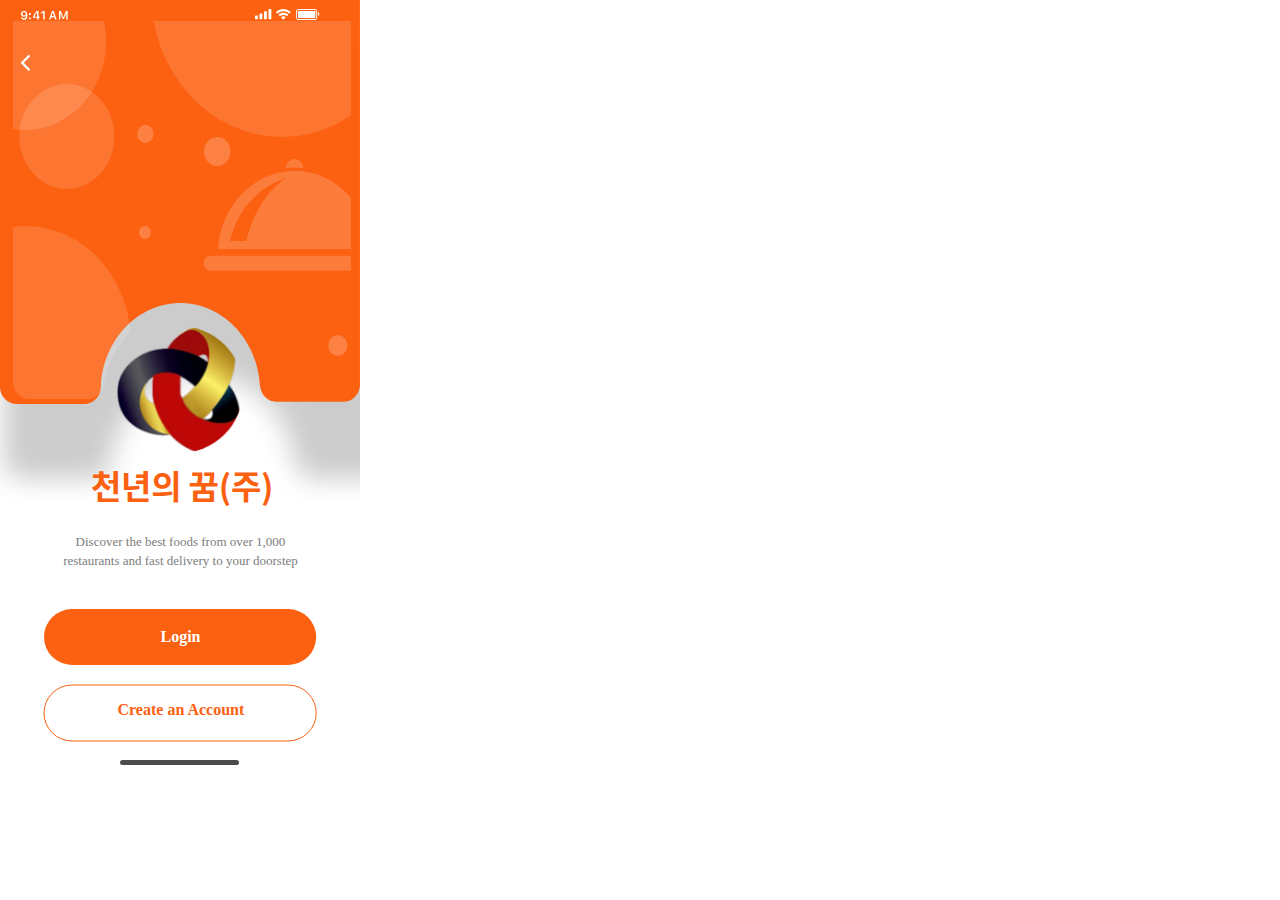
<file: start.html>
<!DOCTYPE html>
<html>
<head>
<meta charset="utf-8"/>
<meta http-equiv="X-UA-Compatible" content="IE=edge"/>
<meta name="viewport" content="width=device-width, initial-scale=1.0">
<title>start</title>
<link rel="stylesheet" type="text/css" id="applicationStylesheet" href="css/start.css"/>
<script id="applicationScript" type="text/javascript" src="js/start.js"></script>
</head>
<body>
<div id="start">
	<div id="Getting_Started_screen">
		<div id="n_8203">
			<div id="Organe_top_shape">
				<svg class="n_2_" viewBox="0 0 340.053 382">
					<path id="n_2_" d="M 323.0531921386719 381.9996032714844 L 265.4658203125 381.9996032714844 C 256.8432006835938 381.9996032714844 249.5850524902344 375.5512390136719 248.5827026367188 367.0001831054688 L 248.3743133544922 367.0001831054688 C 242.1943054199219 324.1209411621094 209.2449645996094 292.99951171875 170.027099609375 292.99951171875 C 130.8094635009766 292.99951171875 97.85965728759766 324.1213073730469 91.67985534667969 367.0001831054688 L 91.47150421142578 367.0001831054688 C 90.46920776367188 375.5509033203125 83.210205078125 381.9996032714844 74.58750915527344 381.9996032714844 L 17.00010681152344 381.9996032714844 C 8.377507209777832 381.9996032714844 1.119357109069824 375.5512390136719 0.1170071065425873 367.0001831054688 L 7.104492397047579e-06 367.0001831054688 L 7.104492397047579e-06 -1.904296823340701e-06 L 340.0533142089844 -1.904296823340701e-06 L 340.0533142089844 297.9999084472656 L 340.0533142089844 364.99951171875 L 340.0533142089844 367.0001831054688 L 339.9371948242188 367.0001831054688 C 338.9349060058594 375.5509033203125 331.6759033203125 381.9996032714844 323.0531921386719 381.9996032714844 Z">
					</path>
				</svg>
				<svg class="Shaped_subtraction" viewBox="0 0 359.944 403.927">
					<path id="Shaped_subtraction" d="M 83.85301208496094 403.9272155761719 L 17.0001106262207 403.9272155761719 C 12.45931053161621 403.9272155761719 8.190210342407227 402.1588439941406 4.979260444641113 398.9479675292969 C 1.768360495567322 395.7369995117188 1.047363275574753e-05 391.4678955078125 1.047363275574753e-05 386.9270935058594 L 1.047363275574753e-05 386.0765991210938 L 1.047363275574753e-05 4.248046934662852e-06 L 359.9442138671875 4.248046934662852e-06 L 359.9442138671875 386.0765991210938 L 359.9001159667969 386.0765991210938 C 359.60009765625 390.356201171875 357.7227172851562 394.3330078125 354.61474609375 397.2736511230469 C 351.4913635253906 400.2287902832031 347.4143981933594 401.8562927246094 343.1349182128906 401.8562927246094 L 276.8922119140625 401.8562927246094 C 272.6130676269531 401.8562927246094 268.5364074707031 400.2287902832031 265.4131469726562 397.2736511230469 C 262.3049621582031 394.3326416015625 260.4279174804688 390.3561401367188 260.1278991699219 386.0765991210938 L 259.9118041992188 386.0765991210938 C 257.6033020019531 339.4706420898438 222.6901092529297 302.9634094238281 180.4275054931641 302.9634094238281 C 138.1652679443359 302.9634094238281 103.2515640258789 339.4710693359375 100.9432067871094 386.0765991210938 L 100.8531112670898 386.0765991210938 L 100.8531112670898 386.9270935058594 C 100.8531112670898 391.4678955078125 99.08476257324219 395.7369995117188 95.87386322021484 398.9479675292969 C 92.66291046142578 402.1588439941406 88.39381408691406 403.9272155761719 83.85301208496094 403.9272155761719 Z">
					</path>
				</svg>
				<img id="Background_objects" src="png/Background_objects.png" srcset="png/Background_objects.png 1x">
					
				</svg>
			</div>
		</div>
		<div id="Status_bar_a">
			<div id="time_a">
				<svg class="n_2707_b" viewBox="26.017 18.334 6.486 8.871">
					<path id="n_2707_b" d="M 29.09391593933105 27.20499992370605 C 28.32419013977051 27.20499992370605 27.66982460021973 26.9950008392334 27.12982177734375 26.57500076293945 C 26.58982086181641 26.15500068664551 26.25766563415527 25.59799957275391 26.13335418701172 24.90200042724609 L 27.63103675842285 24.90200042724609 C 27.7284984588623 25.22299957275391 27.90750312805176 25.47599983215332 28.1700439453125 25.6609992980957 C 28.43258666992188 25.84700012207031 28.74386024475098 25.93899917602539 29.10584831237793 25.93899917602539 C 29.71944236755371 25.93899917602539 30.19878005981445 25.66699981689453 30.54485893249512 25.12199974060059 C 30.88994216918945 24.57699966430664 31.0629825592041 23.81999969482422 31.0629825592041 22.85199928283691 L 31.01126861572266 22.85199928283691 L 30.98143577575684 22.85199928283691 L 30.96452903747559 22.85199928283691 C 30.76563262939453 23.25399971008301 30.47624015808105 23.56500053405762 30.09634971618652 23.7859992980957 C 29.71546363830566 24.00699996948242 29.27789306640625 24.11700057983398 28.78463172912598 24.11700057983398 C 27.98507308959961 24.11700057983398 27.32374382019043 23.85199928283691 26.80064964294434 23.31999969482422 C 26.27854919433594 22.78899955749512 26.01700019836426 22.11700057983398 26.01700019836426 21.30500030517578 C 26.01700019836426 20.4379997253418 26.30937767028809 19.72599983215332 26.89413070678711 19.16900062561035 C 27.4788818359375 18.61199951171875 28.22772407531738 18.33399963378906 29.14065742492676 18.33399963378906 C 29.75424957275391 18.33399963378906 30.2982292175293 18.47699928283691 30.7716007232666 18.76199913024902 C 31.2459659576416 19.04700088500977 31.62486267089844 19.46100044250488 31.90828895568848 20.00399971008301 C 32.3040885925293 20.71100044250488 32.50298690795898 21.60199928283691 32.50298690795898 22.67600059509277 C 32.50298690795898 24.09799957275391 32.20165634155273 25.20800018310547 31.5990047454834 26.00699996948242 C 30.99734687805176 26.80599975585938 30.16198539733887 27.20499992370605 29.09391593933105 27.20499992370605 Z M 27.95722770690918 22.45000076293945 C 28.26849937438965 22.76099967956543 28.66430282592773 22.91600036621094 29.14662170410156 22.91600036621094 C 29.62795066833496 22.91600036621094 30.02574157714844 22.76199913024902 30.34099006652832 22.45299911499023 C 30.65524673461914 22.14500045776367 30.81237411499023 21.75399971008301 30.81237411499023 21.2810001373291 C 30.81237411499023 20.80500030517578 30.65325736999512 20.40399932861328 30.33502388000488 20.07999992370605 C 30.01679039001465 19.75600051879883 29.62198448181152 19.5939998626709 29.15159606933594 19.5939998626709 C 28.68220138549805 19.5939998626709 28.28739356994629 19.75300025939941 27.96916007995605 20.07099914550781 C 27.65092849731445 20.38999938964844 27.49181175231934 20.78499984741211 27.49181175231934 21.25799942016602 C 27.49181175231934 21.74200057983398 27.64694976806641 22.13999938964844 27.95722770690918 22.45000076293945 Z">
					</path>
				</svg>
				<svg class="n_2708_c" viewBox="34.255 19.805 1.952 6.363">
					<path id="n_2708_c" d="M 34.25500106811523 20.77700042724609 C 34.25500106811523 20.48800086975098 34.34450531005859 20.25399971008301 34.52350997924805 20.07399940490723 C 34.7025146484375 19.89500045776367 34.93920135498047 19.80500030517578 35.23456192016602 19.80500030517578 C 35.5299186706543 19.80500030517578 35.76560974121094 19.89500045776367 35.942626953125 20.07399940490723 C 36.11865234375 20.25399971008301 36.20715713500977 20.48800086975098 36.20715713500977 20.77700042724609 C 36.20715713500977 21.0629997253418 36.11865234375 21.29500007629395 35.942626953125 21.47500038146973 C 35.76560974121094 21.65399932861328 35.5299186706543 21.74399948120117 35.23456192016602 21.74399948120117 C 34.93920135498047 21.74399948120117 34.7025146484375 21.65399932861328 34.52350997924805 21.47500038146973 C 34.34450531005859 21.29500007629395 34.25500106811523 21.0629997253418 34.25500106811523 20.77700042724609 Z M 34.25500106811523 25.19499969482422 C 34.25500106811523 24.90999984741211 34.34450531005859 24.67799949645996 34.52350997924805 24.49799919128418 C 34.7025146484375 24.31800079345703 34.93920135498047 24.22900009155273 35.23456192016602 24.22900009155273 C 35.5299186706543 24.22900009155273 35.76560974121094 24.31800079345703 35.942626953125 24.49799919128418 C 36.11865234375 24.67799949645996 36.20715713500977 24.90999984741211 36.20715713500977 25.19499969482422 C 36.20715713500977 25.48399925231934 36.11865234375 25.7189998626709 35.942626953125 25.89800071716309 C 35.76560974121094 26.07799911499023 35.5299186706543 26.16799926757812 35.23456192016602 26.16799926757812 C 34.93920135498047 26.16799926757812 34.7025146484375 26.07799911499023 34.52350997924805 25.89800071716309 C 34.34450531005859 25.7189998626709 34.25500106811523 25.48399925231934 34.25500106811523 25.19499969482422 Z">
					</path>
				</svg>
				<svg class="n_2709_d" viewBox="37.929 18.545 6.684 8.455">
					<path id="n_2709_d" d="M 42.03718948364258 27 L 42.03718948364258 25.42399978637695 L 37.92900085449219 25.42399978637695 L 37.92900085449219 24.07600021362305 C 38.61320114135742 22.81100082397461 39.75485992431641 20.96699905395508 41.3559684753418 18.54500007629395 L 43.4761962890625 18.54500007629395 L 43.4761962890625 24.14599990844727 L 44.61288833618164 24.14599990844727 L 44.61288833618164 25.42399978637695 L 43.4761962890625 25.42399978637695 L 43.4761962890625 27 L 42.03718948364258 27 Z M 39.322265625 24.0939998626709 L 39.322265625 24.18199920654297 L 42.06006240844727 24.18199920654297 L 42.06006240844727 19.77499961853027 L 41.97851181030273 19.77499961853027 C 41.06956100463867 21.12700080871582 40.18447494506836 22.56599998474121 39.322265625 24.0939998626709 Z">
					</path>
				</svg>
				<svg class="n_2710_e" viewBox="45.91 18.545 3.694 8.455">
					<path id="n_2710_e" d="M 48.10083389282227 27 L 48.10083389282227 20.06800079345703 L 48.00138854980469 20.06800079345703 L 45.90999984741211 21.54500007629395 L 45.90999984741211 20.09199905395508 L 48.1068000793457 18.54500007629395 L 49.60448455810547 18.54500007629395 L 49.60448455810547 27 L 48.10083389282227 27 Z">
					</path>
				</svg>
				<svg class="n_2711_f" viewBox="54.757 18.545 7.662 8.455">
					<path id="n_2711_f" d="M 60.805419921875 27 L 60.09535980224609 24.83799934387207 L 57.00054550170898 24.83799934387207 L 56.2785530090332 27 L 54.75700378417969 27 L 57.74043655395508 18.54500007629395 L 59.43104934692383 18.54500007629395 L 62.41945648193359 27 L 60.805419921875 27 Z M 58.50419616699219 20.1560001373291 L 57.35060119628906 23.64299964904785 L 59.74530410766602 23.64299964904785 L 58.60364151000977 20.1560001373291 L 58.50419616699219 20.1560001373291 Z">
					</path>
				</svg>
				<svg class="n_2712_h" viewBox="63.916 18.545 8.682 8.455">
					<path id="n_2712_h" d="M 65.31423187255859 27 L 63.91600036621094 27 L 63.91600036621094 18.54500007629395 L 65.67522430419922 18.54500007629395 L 68.20418548583984 24.70299911499023 L 68.30860900878906 24.70299911499023 L 70.83756256103516 18.54500007629395 L 72.59779357910156 18.54500007629395 L 72.59779357910156 27 L 71.19955444335938 27 L 71.19955444335938 21.05299949645996 L 71.11800384521484 21.05299949645996 L 68.79291534423828 26.67200088500977 L 67.72087097167969 26.67200088500977 L 65.39578247070312 21.05299949645996 L 65.31423187255859 21.05299949645996 L 65.31423187255859 27 Z">
					</path>
				</svg>
			</div>
			<div id="icons_h">
				<div id="n_864_i">
					<div id="n_863_j">
						<svg class="n_2713_k" viewBox="315.689 15.833 14.738 10.64">
							<path id="n_2713_k" d="M 325.2001647949219 24.42799949645996 C 325.2598266601562 24.36800003051758 325.2916870117188 24.28800010681152 325.2906799316406 24.20299911499023 C 325.2886962890625 24.1200008392334 325.2518920898438 24.04000091552734 325.1912231445312 23.98399925231934 C 323.9600830078125 22.9370002746582 322.1580810546875 22.9370002746582 320.9269104003906 23.98399925231934 C 320.8642578125 24.04000091552734 320.8294677734375 24.1200008392334 320.8274536132812 24.20299911499023 C 320.8254699707031 24.28800010681152 320.8572692871094 24.36800003051758 320.9169921875 24.42799949645996 L 322.8452758789062 26.38400077819824 C 322.9009704589844 26.44099998474121 322.978515625 26.47299957275391 323.05908203125 26.47299957275391 C 323.1396179199219 26.47299957275391 323.2161865234375 26.44099998474121 323.2718811035156 26.38400077819824 L 325.2001647949219 24.42799949645996 Z M 323.05908203125 21.72500038146973 C 324.2345581054688 21.72500038146973 325.3662719726562 22.16500091552734 326.2384033203125 22.95700073242188 C 326.3547668457031 23.06999969482422 326.5407409667969 23.06800079345703 326.6551208496094 22.95299911499023 L 327.7699279785156 21.81999969482422 C 327.8285827636719 21.76099967956543 327.8604125976562 21.68000030517578 327.8604125976562 21.59600067138672 C 327.8584289550781 21.51300048828125 327.8256225585938 21.4330005645752 327.7649536132812 21.375 C 325.1126708984375 18.89399909973145 321.0064697265625 18.89399909973145 318.3541870117188 21.375 C 318.2945251464844 21.4330005645752 318.2597045898438 21.51300048828125 318.2597045898438 21.59600067138672 C 318.2587280273438 21.68000030517578 318.2915344238281 21.76099967956543 318.3502197265625 21.81999969482422 L 319.4640197753906 22.95299911499023 C 319.5794067382812 23.06800079345703 319.7643432617188 23.06999969482422 319.8827209472656 22.95700073242188 C 320.7528686523438 22.16500091552734 321.8846130371094 21.72599983215332 323.05908203125 21.72500038146973 Z M 323.05908203125 18.04299926757812 C 325.1982116699219 18.04299926757812 327.2537841796875 18.86899948120117 328.8031921386719 20.35000038146973 C 328.9205017089844 20.46500015258789 329.1065063476562 20.46299934387207 329.2218627929688 20.34700012207031 L 330.336669921875 19.21500015258789 C 330.3963317871094 19.1560001373291 330.4271545410156 19.07699966430664 330.4271545410156 18.99300003051758 C 330.4271545410156 18.90999984741211 330.3943481445312 18.82999992370605 330.3336791992188 18.77300071716309 C 326.2662658691406 14.85299968719482 319.8498840332031 14.85299968719482 315.782470703125 18.77300071716309 C 315.7228088378906 18.82999992370605 315.6900024414062 18.90999984741211 315.6889953613281 18.99300003051758 C 315.6889953613281 19.07600021362305 315.7208251953125 19.1560001373291 315.7794799804688 19.21500015258789 L 316.8963012695312 20.34700012207031 C 317.0106506347656 20.46299934387207 317.1976013183594 20.46500015258789 317.31396484375 20.35000038146973 C 318.8633728027344 18.86800003051758 320.9199523925781 18.04299926757812 323.05908203125 18.04299926757812 Z">
							</path>
						</svg>
					</div>
				</div>
				<div id="n_866_l">
					<div id="n_865_m">
						<svg class="n_2714_n" viewBox="294.315 16.159 16.405 10.349">
							<path id="n_2714_n" d="M 308.7896423339844 16.15900039672852 L 309.7542724609375 16.15900039672852 C 310.288330078125 16.15900039672852 310.7199096679688 16.5930004119873 310.7199096679688 17.12899971008301 L 310.7199096679688 25.53800010681152 C 310.7199096679688 26.07500076293945 310.288330078125 26.50799942016602 309.7542724609375 26.50799942016602 L 308.7896423339844 26.50799942016602 C 308.257568359375 26.50799942016602 307.8249816894531 26.07500076293945 307.8249816894531 25.53800010681152 L 307.8249816894531 17.12899971008301 C 307.8249816894531 16.5930004119873 308.257568359375 16.15900039672852 308.7896423339844 16.15900039672852 Z M 304.2876281738281 18.42300033569336 L 305.2522583007812 18.42300033569336 C 305.7853088378906 18.42300033569336 306.2179260253906 18.85700035095215 306.2179260253906 19.39299964904785 L 306.2179260253906 25.53800010681152 C 306.2179260253906 26.07500076293945 305.7853088378906 26.50799942016602 305.2522583007812 26.50799942016602 L 304.2876281738281 26.50799942016602 C 303.7536010742188 26.50799942016602 303.3229675292969 26.07500076293945 303.3229675292969 25.53800010681152 L 303.3229675292969 19.39299964904785 C 303.3229675292969 18.85700035095215 303.7536010742188 18.42300033569336 304.2876281738281 18.42300033569336 Z M 299.7846374511719 20.6870002746582 L 300.7502746582031 20.6870002746582 C 301.2823486328125 20.6870002746582 301.7149353027344 21.12199974060059 301.7149353027344 21.6569995880127 L 301.7149353027344 25.53800010681152 C 301.7149353027344 26.07500076293945 301.2823486328125 26.50799942016602 300.7502746582031 26.50799942016602 L 299.7846374511719 26.50799942016602 C 299.2515869140625 26.50799942016602 298.8200073242188 26.07500076293945 298.8200073242188 25.53800010681152 L 298.8200073242188 21.6569995880127 C 298.8200073242188 21.12199974060059 299.2515869140625 20.6870002746582 299.7846374511719 20.6870002746582 Z M 295.2806701660156 22.62800025939941 L 296.2453002929688 22.62800025939941 C 296.7783203125 22.62800025939941 297.2099609375 23.0629997253418 297.2099609375 23.59799957275391 L 297.2099609375 25.53800010681152 C 297.2099609375 26.07500076293945 296.7783203125 26.50799942016602 296.2453002929688 26.50799942016602 L 295.2806701660156 26.50799942016602 C 294.7476196289062 26.50799942016602 294.3150024414062 26.07500076293945 294.3150024414062 25.53800010681152 L 294.3150024414062 23.59799957275391 C 294.3150024414062 23.0629997253418 294.7476196289062 22.62800025939941 295.2806701660156 22.62800025939941 Z">
							</path>
						</svg>
					</div>
				</div>
				<div id="n_869_o">
					<div id="n_868_p">
						<div id="n_867_q">
							<svg class="n_2715_r" viewBox="335.394 15.835 21.228 10.998">
								<path id="n_2715_r" d="M 354.0504150390625 16.80599975585938 C 354.9365234375 16.80599975585938 355.657470703125 17.5310001373291 355.657470703125 18.42300033569336 L 355.657470703125 24.2450008392334 C 355.657470703125 25.13699913024902 354.9365234375 25.86199951171875 354.0504150390625 25.86199951171875 L 337.9657287597656 25.86199951171875 C 337.0796508789062 25.86199951171875 336.3586730957031 25.13699913024902 336.3586730957031 24.2450008392334 L 336.3586730957031 18.42300033569336 C 336.3586730957031 17.5310001373291 337.0796508789062 16.80599975585938 337.9657287597656 16.80599975585938 L 354.0504150390625 16.80599975585938 M 354.0504150390625 15.83500003814697 L 337.9657287597656 15.83500003814697 C 336.5446166992188 15.83500003814697 335.3940124511719 16.99399948120117 335.3940124511719 18.42300033569336 L 335.3940124511719 24.2450008392334 C 335.3940124511719 25.67399978637695 336.5446166992188 26.83300018310547 337.9657287597656 26.83300018310547 L 354.0504150390625 26.83300018310547 C 355.4715270996094 26.83300018310547 356.6221313476562 25.67399978637695 356.6221313476562 24.2450008392334 L 356.6221313476562 18.42300033569336 C 356.6221313476562 16.99399948120117 355.4715270996094 15.83500003814697 354.0504150390625 15.83500003814697 L 354.0504150390625 15.83500003814697 Z">
								</path>
							</svg>
						</div>
						<svg class="n_2716_s" viewBox="357.711 19.393 1.282 3.882">
							<path id="n_2716_s" d="M 357.7109985351562 19.39299964904785 L 357.7109985351562 23.27499961853027 C 358.4877014160156 22.94599914550781 358.9928894042969 22.18099975585938 358.9928894042969 21.33399963378906 C 358.9928894042969 20.48699951171875 358.4877014160156 19.72200012207031 357.7109985351562 19.39299964904785">
							</path>
						</svg>
						<svg class="n_179_u">
							<rect id="n_179_u" rx="1.2947821617126465" ry="1.2947821617126465" x="0" y="0" width="17.369" height="7.117">
							</rect>
						</svg>
					</div>
				</div>
			</div>
		</div>
		<div id="Discover_the_best_foods_from_o">
			<span>Discover the best foods from over 1,000 restaurants and fast delivery to your doorstep</span>
		</div>
		<div id="n_8204">
			<svg class="n_183_w">
				<rect id="n_183_w" rx="2.5" ry="2.5" x="0" y="0" width="119" height="5">
				</rect>
			</svg>
			<div onclick="application.goToTargetView(event)" id="Login_Button" class="Login_Button">
				<svg class="n_7_y">
					<rect id="n_7_y" rx="28" ry="28" x="0" y="0" width="272.181" height="56">
					</rect>
				</svg>
				<div id="Login">
					<span>Login</span>
				</div>
			</div>
			<div id="Create_an_Account_Button" class="Create_an_Account_Button">
				<svg class="n_7_">
					<rect id="n_7_" rx="28" ry="28" x="0" y="0" width="272.181" height="56">
					</rect>
				</svg>
				<div id="Create_an_Account">
					<span>Create an Account</span>
				</div>
			</div>
		</div>
	</div>
	<div id="Logo">
		<div id="Monkey_face_">
			<div id="n_873_">
				<svg class="n_2736_" viewBox="772.643 938.289 7.557 7.557">
					<path id="n_2736_" d="M 780.2002563476562 942.0673828125 C 780.2002563476562 939.9803466796875 778.5084228515625 938.2889404296875 776.4217529296875 938.2889404296875 C 774.3348388671875 938.2889404296875 772.6430053710938 939.9803466796875 772.6430053710938 942.0673828125 C 772.6430053710938 944.1539306640625 774.3348388671875 945.8458251953125 776.4217529296875 945.8458251953125 C 778.5084228515625 945.8458251953125 780.2002563476562 944.1539306640625 780.2002563476562 942.0673828125 Z M 775.203369140625 942.75634765625 C 774.2470092773438 942.75634765625 773.4716796875 941.98095703125 773.4716796875 941.0245361328125 C 773.4716796875 940.0682373046875 774.2470092773438 939.2928466796875 775.203369140625 939.2928466796875 C 776.1597290039062 939.2928466796875 776.9351196289062 940.0682373046875 776.9351196289062 941.0245361328125 C 776.9351196289062 941.98095703125 776.1597290039062 942.75634765625 775.203369140625 942.75634765625 Z">
					</path>
				</svg>
				<svg class="n_2737_" viewBox="821.317 938.289 7.557 7.557">
					<path id="n_2737_" d="M 825.0953979492188 938.2889404296875 C 823.0084228515625 938.2889404296875 821.3170166015625 939.9803466796875 821.3170166015625 942.0673828125 C 821.3170166015625 944.1539306640625 823.0084228515625 945.8458251953125 825.0953979492188 945.8458251953125 C 827.181884765625 945.8458251953125 828.873779296875 944.1539306640625 828.873779296875 942.0673828125 C 828.873779296875 939.9803466796875 827.181884765625 938.2889404296875 825.0953979492188 938.2889404296875 Z M 823.8768920898438 942.75634765625 C 822.9204711914062 942.75634765625 822.1456298828125 941.98095703125 822.1456298828125 941.0245361328125 C 822.1456298828125 940.0682373046875 822.9204711914062 939.2928466796875 823.8768920898438 939.2928466796875 C 824.833251953125 939.2928466796875 825.608642578125 940.0682373046875 825.608642578125 941.0245361328125 C 825.608642578125 941.98095703125 824.833251953125 942.75634765625 823.8768920898438 942.75634765625 Z">
					</path>
				</svg>
				<svg class="n_2738_" viewBox="793.76 974.514 10.649 10.277">
					<path id="n_2738_" d="M 804.4091796875 981.7338256835938 C 804.4091796875 978.7931518554688 802.0250244140625 974.5139770507812 799.0843505859375 974.5139770507812 C 796.143798828125 974.5139770507812 793.7600708007812 978.7931518554688 793.7600708007812 981.7338256835938 C 793.7600708007812 984.6743774414062 796.143798828125 984.7913208007812 799.0843505859375 984.7913208007812 C 802.0250244140625 984.7913208007812 804.4091796875 984.6743774414062 804.4091796875 981.7338256835938 Z">
					</path>
				</svg>
				<svg class="n_2739_" viewBox="775.079 995.921 30.784 13.247">
					<path id="n_2739_" d="M 789.9501953125 1009.16796875 C 798.7388305664062 1009.16796875 805.863037109375 1005.394287109375 805.863037109375 1000.738891601562 C 805.863037109375 998.9471435546875 804.804443359375 997.286865234375 803.0040283203125 995.9210205078125 C 803.6757202148438 996.8538818359375 804.046875 997.864990234375 804.046875 998.922607421875 C 804.046875 1003.57763671875 796.9221801757812 1007.351196289062 788.1334228515625 1007.351196289062 C 782.7279663085938 1007.351196289062 777.9552612304688 1005.922485351562 775.0789794921875 1003.740356445312 C 777.3633422851562 1006.912963867188 783.1580810546875 1009.16796875 789.9501953125 1009.16796875 Z">
					</path>
				</svg>
				<svg class="n_2740_a" viewBox="747.241 930.118 9.894 14.188">
					<path id="n_2740_a" d="M 747.2410278320312 937.6863403320312 C 747.558349609375 940.7273559570312 748.592529296875 943.0571899414062 749.9334106445312 943.5132446289062 C 751.2661743164062 943.9664916992188 753.1505737304688 944.2420043945312 755.3109741210938 944.3064575195312 C 755.0589599609375 943.7326049804688 754.8385620117188 943.1339721679688 754.6571044921875 942.5108032226562 C 753.3085327148438 937.8619995117188 754.408447265625 933.1915893554688 757.135009765625 930.2841186523438 C 755.9634399414062 930.1779174804688 754.7800903320312 930.1181030273438 753.6263427734375 930.1181030273438 C 752.084716796875 930.1181030273438 750.628173828125 930.1181030273438 749.49462890625 930.6192016601562 C 749.220947265625 930.7401733398438 748.8574829101562 931.0488891601562 748.4974365234375 931.5121459960938 C 749.03515625 931.7098999023438 749.5300903320312 931.9883422851562 749.9741821289062 932.3307495117188 C 749.9415893554688 932.3897094726562 749.9055786132812 932.4451293945312 749.8695678710938 932.5040893554688 C 748.890625 934.1671752929688 748.0182495117188 935.9055786132812 747.2410278320312 937.6863403320312 Z">
					</path>
				</svg>
				<svg class="n_2741_b" viewBox="841.787 930.118 9.924 14.193">
					<path id="n_2741_b" d="M 844.1908569335938 942.2490844726562 C 843.9921264648438 942.9688110351562 843.7380981445312 943.6549682617188 843.4448852539062 944.3107299804688 C 845.6873168945312 944.2573852539062 847.6470947265625 943.9805297851562 849.019775390625 943.5132446289062 C 850.3587646484375 943.0576782226562 851.3919677734375 940.7329711914062 851.710693359375 937.6967163085938 C 850.8997802734375 935.8652954101562 849.9852905273438 934.0783081054688 848.960693359375 932.3710327148438 C 849.3966064453125 932.0408325195312 849.9348754882812 931.7108764648438 850.4562377929688 931.5131225585938 C 850.0961303710938 931.0494995117188 849.7322387695312 930.7401733398438 849.4580688476562 930.6187133789062 C 848.3245849609375 930.1181030273438 846.8684692382812 930.1181030273438 845.3268432617188 930.1181030273438 C 844.16259765625 930.1181030273438 842.968505859375 930.1790161132812 841.7869873046875 930.2870483398438 C 844.3890991210938 933.1743774414062 845.4468383789062 937.7117309570312 844.1908569335938 942.2490844726562 Z">
					</path>
				</svg>
				<svg class="n_2742_c" viewBox="738.929 929.237 72.544 55.344">
					<path id="n_2742_c" d="M 810.47021484375 935.7576904296875 C 809.563720703125 933.162353515625 808.1416015625 930.9423828125 806.4296875 929.237060546875 C 806.3812255859375 929.44482421875 806.3272705078125 929.635986328125 806.269775390625 929.7939453125 C 805.8736572265625 930.8736572265625 805.0391845703125 931.3514404296875 804.4871826171875 931.6678466796875 C 803.9412841796875 931.9803466796875 803.8687744140625 932.040283203125 803.813232421875 932.3817138671875 L 803.749267578125 932.779296875 C 804.9447021484375 933.876708984375 805.9404296875 935.3621826171875 806.555908203125 937.1246337890625 C 808.1744384765625 941.758544921875 806.555908203125 946.542724609375 802.93603515625 947.804931640625 C 802.4976806640625 947.9586181640625 802.052490234375 948.0501708984375 801.6046142578125 948.089599609375 C 801.5916748046875 948.0238037109375 801.58203125 947.9586181640625 801.568603515625 947.889892578125 C 801.315673828125 946.5364990234375 800.996337890625 945.181640625 800.6175537109375 943.8349609375 C 799.7457275390625 945.2767333984375 798.6246337890625 946.397216796875 797.1588134765625 946.8961181640625 C 794.896728515625 947.6656494140625 791.84033203125 948.089599609375 788.5535888671875 948.089599609375 C 788.0509033203125 948.089599609375 787.5496826171875 948.07861328125 787.0517578125 948.059326171875 C 787.008544921875 948.10107421875 786.96826171875 948.146240234375 786.925048828125 948.1876220703125 C 791.7650146484375 951.5526123046875 794.8160400390625 956.405517578125 794.85205078125 961.8204345703125 C 794.917236328125 972.0821533203125 784.1390380859375 980.470458984375 770.7774658203125 980.558837890625 C 757.415283203125 980.643310546875 746.5294189453125 972.3961181640625 746.4603271484375 962.1343994140625 C 746.4276123046875 956.718994140625 749.413330078125 951.8272705078125 754.2076416015625 948.4002685546875 C 754.0914306640625 948.293212890625 753.9815673828125 948.177490234375 753.8687744140625 948.065673828125 C 753.4481201171875 948.07958984375 753.0257568359375 948.089599609375 752.601806640625 948.089599609375 C 749.31494140625 948.089599609375 746.2591552734375 947.6656494140625 743.996826171875 946.8961181640625 C 742.5435791015625 946.4014892578125 741.4288330078125 945.29638671875 740.5596923828125 943.8729248046875 C 740.1561279296875 945.341552734375 739.8194580078125 946.8192138671875 739.5635986328125 948.2955322265625 C 739.25634765625 950.0450439453125 739.06005859375 951.791259765625 738.9783935546875 953.5113525390625 C 738.9390869140625 954.2210693359375 738.926025390625 954.92724609375 738.929443359375 955.627197265625 C 739.047119140625 973.8580322265625 752.5723876953125 984.6981201171875 770.8033447265625 984.58056640625 C 789.0341796875 984.4630126953125 802.416015625 973.446044921875 802.2979736328125 955.21484375 C 802.2950439453125 954.5806884765625 802.27197265625 953.9429931640625 802.2325439453125 953.3021240234375 C 803.0599365234375 953.2593994140625 803.884033203125 953.1024169921875 804.6883544921875 952.821533203125 C 810.466796875 950.8037109375 813.0570068359375 943.1641845703125 810.47021484375 935.7576904296875 Z">
					</path>
				</svg>
				<svg class="n_2743_d" viewBox="765.467 870.861 37.729 27.21">
					<path id="n_2743_d" d="M 777.6187744140625 897.0777587890625 C 777.9807739257812 897.2083740234375 778.3365478515625 897.3562622070312 778.6827392578125 897.5271606445312 C 780.5604248046875 897.88720703125 782.4659423828125 898.0711059570312 784.3507690429688 898.0711059570312 C 786.0570678710938 898.0711059570312 787.7791748046875 897.9131469726562 789.4816284179688 897.617919921875 C 790.3534545898438 897.1344604492188 791.2882690429688 896.786865234375 792.2589721679688 896.5722045898438 C 795.3211059570312 895.2764282226562 799.3462524414062 894.1890258789062 803.1956176757812 893.6220092773438 C 803.0762329101562 893.5006103515625 802.958984375 893.3757934570312 802.838134765625 893.2562255859375 C 801.198486328125 891.6325073242188 794.8136596679688 886.6370849609375 794.1237182617188 886.037353515625 C 791.7352294921875 883.96044921875 785.3211059570312 878.7177124023438 783.8169555664062 870.8609619140625 C 782.5365600585938 872.4674682617188 781.8643188476562 874.521728515625 781.8316040039062 876.5712280273438 C 781.796630859375 878.7586669921875 782.3300170898438 880.9252319335938 783.3286743164062 882.8523559570312 C 781.597412109375 881.829833984375 778.57275390625 876.700927734375 777.9356689453125 873.0352783203125 C 775.7478637695312 876.2198486328125 776.4093627929688 882.950927734375 777.34130859375 884.8270263671875 C 774.7919921875 883.7694702148438 772.7294311523438 879.2051391601562 772.685791015625 877.3092041015625 C 771.4053344726562 878.9155883789062 769.8948974609375 884.2542724609375 772.23974609375 888.2568969726562 C 769.7984008789062 889.678955078125 767.5285034179688 891.4946899414062 765.4669799804688 893.6090698242188 C 769.83740234375 894.2442016601562 774.44482421875 895.552001953125 777.6187744140625 897.0777587890625 Z">
					</path>
				</svg>
				<svg class="n_2744_e" viewBox="719.67 929.237 9.891 24.068">
					<path id="n_2744_e" d="M 729.5609130859375 948.092529296875 C 729.1029052734375 948.0537109375 728.651611328125 947.9617919921875 728.2070922851562 947.804931640625 C 724.5870971679688 946.542724609375 722.9681396484375 941.758544921875 724.5870971679688 937.1246337890625 C 725.2021484375 935.3621826171875 726.1978759765625 933.876708984375 727.393310546875 932.779296875 L 727.3299560546875 932.3817138671875 C 727.2742309570312 932.0399169921875 727.2012939453125 931.9803466796875 726.6558837890625 931.6678466796875 C 726.103759765625 931.3514404296875 725.2688598632812 930.8736572265625 724.8732299804688 929.7945556640625 C 724.815185546875 929.635986328125 724.7617797851562 929.4454345703125 724.7133178710938 929.237060546875 C 723.0008544921875 930.9423828125 721.5787963867188 933.162353515625 720.6727905273438 935.7576904296875 C 718.0860595703125 943.1641845703125 720.6756591796875 950.8037109375 726.4541625976562 952.821533203125 C 727.2684936523438 953.105712890625 728.1024169921875 953.26611328125 728.9425659179688 953.305419921875 C 729.0342407226562 951.5853271484375 729.24365234375 949.842041015625 729.5609130859375 948.092529296875 Z">
					</path>
				</svg>
			</div>
			<svg class="n_2745_f" viewBox="732.846 919.536 69.138 22.039">
				<path id="n_2745_f" d="M 800.8504028320312 919.8352661132812 C 798.7048950195312 919.0336303710938 788.8225708007812 920.0989379882812 788.8225708007812 920.0989379882812 L 788.8248291015625 920.0994262695312 C 783.1433715820312 920.5993041992188 777.0989990234375 922.4169311523438 773.9163818359375 924.1654663085938 C 773.7723999023438 924.1941528320312 773.604248046875 924.2278442382812 773.400634765625 924.2667846679688 C 769.40673828125 925.0421752929688 765.3758544921875 925.0421752929688 761.3818969726562 924.2667846679688 C 761.21337890625 924.2345581054688 761.0674438476562 924.2057495117188 760.940673828125 924.1803588867188 C 757.7648315429688 922.4274291992188 751.7035522460938 920.6005249023438 746.0061645507812 920.0994262695312 L 746.0086059570312 920.0989379882812 C 746.0086059570312 920.0989379882812 736.125732421875 919.0336303710938 733.9801635742188 919.8352661132812 C 732.5744018554688 920.3611450195312 732.7308349609375 923.2258911132812 733.1044311523438 924.2442016601562 C 733.5859985351562 925.5576782226562 735.3258666992188 925.2260131835938 735.6317138671875 927.1017456054688 C 736.2505493164062 930.8988647460938 737.3148803710938 939.1019897460938 741.308349609375 940.4606323242188 C 743.5081787109375 941.2085571289062 746.4329833984375 941.5752563476562 749.4393920898438 941.5752563476562 C 753.0089111328125 941.5752563476562 756.6923217773438 941.0578002929688 759.4053344726562 940.0481567382812 L 759.4058227539062 940.0481567382812 C 763.7723388671875 938.4219360351562 764.8328857421875 933.8307495117188 764.7646484375 930.3922729492188 C 764.7498168945312 929.6635131835938 765.268798828125 929.0332641601562 765.9850463867188 928.8967895507812 C 766.4522705078125 928.8084106445312 766.92041015625 928.7258911132812 767.391357421875 928.7258911132812 C 767.8781127929688 928.7258911132812 768.361572265625 928.8141479492188 768.8446044921875 928.9070434570312 C 769.5608520507812 929.0437622070312 770.080322265625 929.6726684570312 770.0658569335938 930.4019165039062 C 770.0001831054688 933.8394165039062 771.0626220703125 938.4234008789062 775.4253540039062 940.0481567382812 L 775.4253540039062 940.0481567382812 C 778.1383056640625 941.0578002929688 781.82177734375 941.5752563476562 785.3917236328125 941.5752563476562 C 788.3976440429688 941.5752563476562 791.3228149414062 941.2085571289062 793.522705078125 940.4606323242188 C 797.515625 939.1019897460938 798.5800170898438 930.8988647460938 799.1989135742188 927.1017456054688 C 799.5047607421875 925.2260131835938 801.2446899414062 925.5576782226562 801.7261352539062 924.2442016601562 C 802.0997314453125 923.2258911132812 802.2567138671875 920.3611450195312 800.8504028320312 919.8352661132812 Z M 758.7015991210938 938.8795776367188 C 754.2293090820312 940.4254760742188 746.2227172851562 940.8489379882812 741.9757080078125 939.4043579101562 C 739.5171508789062 938.5679321289062 738.1829223632812 934.6647338867188 738.1829223632812 930.2045288085938 C 738.1829223632812 926.9323120117188 739.996337890625 924.4002075195312 741.4163818359375 923.7726440429688 C 742.8336181640625 923.1456909179688 744.4703369140625 923.1456909179688 746.1425170898438 923.1456909179688 C 751.3550415039062 923.1456909179688 757.4973754882812 924.2720336914062 760.4169311523438 926.0667114257812 C 761.8187866210938 926.9284057617188 762.7401123046875 928.2583618164062 762.8274536132812 929.5291137695312 C 762.9710083007812 931.6065063476562 763.237548828125 937.3110961914062 758.7015991210938 938.8795776367188 Z M 792.8548583984375 939.4043579101562 C 788.6083374023438 940.8489379882812 780.6012573242188 940.4254760742188 776.1290893554688 938.8795776367188 C 771.5931396484375 937.3110961914062 771.8600463867188 931.6065063476562 772.0032348632812 929.5291137695312 C 772.091064453125 928.2583618164062 773.0118408203125 926.9284057617188 774.4142456054688 926.0667114257812 C 777.333740234375 924.2720336914062 783.4756469726562 923.1456909179688 788.68798828125 923.1456909179688 C 790.3607177734375 923.1456909179688 791.9970092773438 923.1456909179688 793.4146728515625 923.7726440429688 C 794.8347778320312 924.4002075195312 796.6475830078125 926.9323120117188 796.6475830078125 930.2045288085938 C 796.6475830078125 934.6647338867188 795.31396484375 938.5679321289062 792.8548583984375 939.4043579101562 Z">
				</path>
			</svg>
			<img id="Logo_background_gradient_g" src="png/Logo_background_gradient_g.png" srcset="png/Logo_background_gradient_g.png 1x">
				
		</div>
		<div id="Meal_Monkey_text_h">
			<div id="n__j">
				<span>천년의 꿈(주)</span>
			</div>
			<div id="Monkey_j">
				<span>Monkey</span>
			</div>
		</div>
	</div>
	<div id="n__10">
		<svg class="Icon_ionic-ios-arrow-back_l" viewBox="7.5 4.129 9.002 15.746">
			<path onclick="application.goToTargetView(event)" id="Icon_ionic-ios-arrow-back_l" d="M 10.21406269073486 12 L 16.171875 6.046875 C 16.61249923706055 5.606249809265137 16.61249923706055 4.893750190734863 16.171875 4.457812309265137 C 15.73124980926514 4.017187118530273 15.01875019073486 4.021874904632568 14.578125 4.457812309265137 L 7.828125 11.203125 C 7.401562690734863 11.62968730926514 7.392187595367432 12.31406211853027 7.795312404632568 12.75468730926514 L 14.57343769073486 19.546875 C 14.79374980926514 19.76718711853027 15.08437538146973 19.875 15.37031269073486 19.875 C 15.65625 19.875 15.94687557220459 19.76718711853027 16.16718673706055 19.546875 C 16.60781097412109 19.10625076293945 16.60781097412109 18.39374923706055 16.16718673706055 17.95781326293945 L 10.21406269073486 12 Z">
			</path>
		</svg>
	</div>
</div>
</body>
</html>
</file>
<file: css/index.css>
.mediaViewInfo {
	--web-view-name: index;
	--web-view-id: index;
	--web-enable-scale-up: true;
	--web-scale-on-resize: true;
	--web-enable-deep-linking: true;
}
:root {
	--web-view-ids: index;
}
* {
	margin: 0;
	padding: 0;
	box-sizing: border-box;
	border: none;
}
@keyframes fadein {

	0% {
		opacity: 0;
	}
	100% {
		opacity: 1;
	}

}
#index {
	position: absolute;
	width: 360px;
	height: 780px;
	background-color: rgba(255,255,255,1);
	overflow: hidden;
	transition: all 0.3s ease-out;
	--web-animation: fadein 0.3s ease-out;
	--web-action-type: page;
	--web-action-target: start.html;
	cursor: pointer;
	--web-view-name: index;
	--web-view-id: index;
	--web-enable-scale-up: true;
	--web-scale-on-resize: true;
	--web-enable-deep-linking: true;
}
#Splash_screen {
	position: absolute;
	width: 360px;
	height: 780px;
	left: 0px;
	top: 0px;
	overflow: visible;
}
#n_8177 {
	position: absolute;
	width: 360px;
	height: 780px;
	left: 0px;
	top: 0px;
	overflow: visible;
}
#Background_icons {
	opacity: 0.1;
	position: absolute;
	width: 360px;
	height: 780px;
	left: 0px;
	top: 0px;
	overflow: visible;
}
#White_gradient_s {
	fill: url(#White_gradient_s);
}
.White_gradient_s {
	position: absolute;
	overflow: visible;
	width: 360px;
	height: 60px;
	left: 0px;
	top: 0px;
}
#Status_bar_t {
	position: absolute;
	width: 317.983px;
	height: 11.372px;
	left: 21px;
	top: 10.833px;
	overflow: visible;
}
#time_u {
	position: absolute;
	width: 46.629px;
	height: 8.871px;
	left: 0px;
	top: 2.501px;
	overflow: visible;
}
#n_2707_v {
	fill: rgba(74,75,77,1);
}
.n_2707_v {
	overflow: visible;
	position: absolute;
	width: 6.522px;
	height: 8.871px;
	left: 0px;
	top: 0px;
	transform: matrix(1,0,0,1,0,0);
}
#n_2708_w {
	fill: rgba(74,75,77,1);
}
.n_2708_w {
	overflow: visible;
	position: absolute;
	width: 1.963px;
	height: 6.363px;
	left: 8.238px;
	top: 1.471px;
	transform: matrix(1,0,0,1,0,0);
}
#n_2709_x {
	fill: rgba(74,75,77,1);
}
.n_2709_x {
	overflow: visible;
	position: absolute;
	width: 6.721px;
	height: 8.455px;
	left: 11.912px;
	top: 0.211px;
	transform: matrix(1,0,0,1,0,0);
}
#n_2710_y {
	fill: rgba(74,75,77,1);
}
.n_2710_y {
	overflow: visible;
	position: absolute;
	width: 3.715px;
	height: 8.455px;
	left: 19.893px;
	top: 0.211px;
	transform: matrix(1,0,0,1,0,0);
}
#n_2711_z {
	fill: rgba(74,75,77,1);
}
.n_2711_z {
	overflow: visible;
	position: absolute;
	width: 7.705px;
	height: 8.455px;
	left: 28.74px;
	top: 0.211px;
	transform: matrix(1,0,0,1,0,0);
}
#n_2712_b {
	fill: rgba(74,75,77,1);
}
.n_2712_b {
	overflow: visible;
	position: absolute;
	width: 8.73px;
	height: 8.455px;
	left: 37.899px;
	top: 0.211px;
	transform: matrix(1,0,0,1,0,0);
}
#icons_b {
	position: absolute;
	width: 64.685px;
	height: 11px;
	left: 253.298px;
	top: 0px;
	overflow: visible;
}
#n_864_b {
	position: absolute;
	width: 14.82px;
	height: 10.64px;
	left: 21.374px;
	top: 0px;
	overflow: visible;
}
#n_863_b {
	position: absolute;
	width: 14.82px;
	height: 10.64px;
	left: 0px;
	top: 0px;
	overflow: visible;
}
#n_2713_a {
	fill: rgba(74,75,77,1);
}
.n_2713_a {
	overflow: visible;
	position: absolute;
	width: 14.82px;
	height: 10.64px;
	left: 0px;
	top: 0px;
	transform: matrix(1,0,0,1,0,0);
}
#n_866_a {
	position: absolute;
	width: 16.496px;
	height: 10.349px;
	left: 0px;
	top: 0.326px;
	overflow: visible;
}
#n_865_a {
	position: absolute;
	width: 16.496px;
	height: 10.349px;
	left: 0px;
	top: 0px;
	overflow: visible;
}
#n_2714_a {
	fill: rgba(74,75,77,1);
}
.n_2714_a {
	overflow: visible;
	position: absolute;
	width: 16.496px;
	height: 10.349px;
	left: 0px;
	top: 0px;
	transform: matrix(1,0,0,1,0,0);
}
#n_869_a {
	position: absolute;
	width: 23.606px;
	height: 10.998px;
	left: 41.079px;
	top: 0.002px;
	overflow: visible;
}
#n_868_ {
	position: absolute;
	width: 23.606px;
	height: 10.998px;
	left: 0px;
	top: 0px;
	overflow: visible;
}
#n_867_a {
	position: absolute;
	width: 21.346px;
	height: 10.998px;
	left: 0px;
	top: 0px;
	overflow: visible;
}
#n_2715_b {
	fill: rgba(74,75,77,1);
}
.n_2715_b {
	overflow: visible;
	position: absolute;
	width: 21.346px;
	height: 10.998px;
	left: 0px;
	top: 0px;
	transform: matrix(1,0,0,1,0,0);
}
#n_2716_c {
	fill: rgba(74,75,77,1);
}
.n_2716_c {
	overflow: visible;
	position: absolute;
	width: 1.289px;
	height: 3.882px;
	left: 22.317px;
	top: 3.558px;
	transform: matrix(1,0,0,1,0,0);
}
#n_179_d {
	fill: rgba(74,75,77,1);
}
.n_179_d {
	position: absolute;
	overflow: visible;
	width: 17.466px;
	height: 7.117px;
	left: 1.94px;
	top: 1.941px;
}
#Logo_e {
	position: absolute;
	width: 248px;
	height: 488.209px;
	left: 56px;
	top: 174.396px;
	overflow: visible;
}
#Monkey_face_f {
	position: absolute;
	width: 240.816px;
	height: 240.816px;
	left: 3.705px;
	top: 0px;
	overflow: visible;
}
#n_873_g {
	position: absolute;
	width: 153.73px;
	height: 156.7px;
	left: 42.876px;
	top: 84.624px;
	display: none;
	overflow: visible;
}
#n_2736_h {
	fill: rgba(74,75,77,1);
}
.n_2736_h {
	overflow: visible;
	position: absolute;
	width: 14.204px;
	height: 14.204px;
	left: 47.802px;
	top: 60.845px;
	transform: matrix(1,0,0,1,0,0);
}
#n_2737_i {
	fill: rgba(74,75,77,1);
}
.n_2737_i {
	overflow: visible;
	position: absolute;
	width: 14.204px;
	height: 14.204px;
	left: 91.724px;
	top: 60.845px;
	transform: matrix(1,0,0,1,0,0);
}
#n_2738_j {
	fill: rgba(74,75,77,1);
}
.n_2738_j {
	overflow: visible;
	position: absolute;
	width: 20.015px;
	height: 19.317px;
	left: 66.858px;
	top: 93.534px;
	transform: matrix(1,0,0,1,0,0);
}
#n_2739_k {
	fill: rgba(74,75,77,1);
}
.n_2739_k {
	overflow: visible;
	position: absolute;
	width: 57.86px;
	height: 24.898px;
	left: 50px;
	top: 112.851px;
	transform: matrix(1,0,0,1,0,0);
}
#n_2740_l {
	fill: rgba(74,75,77,1);
}
.n_2740_l {
	overflow: visible;
	position: absolute;
	width: 18.596px;
	height: 26.668px;
	left: 24.88px;
	top: 53.472px;
	transform: matrix(1,0,0,1,0,0);
}
#n_2741_m {
	fill: rgba(74,75,77,1);
}
.n_2741_m {
	overflow: visible;
	position: absolute;
	width: 18.652px;
	height: 26.676px;
	left: 110.196px;
	top: 53.472px;
	transform: matrix(1,0,0,1,0,0);
}
#n_2742_n {
	fill: rgba(74,75,77,1);
}
.n_2742_n {
	overflow: visible;
	position: absolute;
	width: 136.351px;
	height: 104.023px;
	left: 17.379px;
	top: 52.677px;
	transform: matrix(1,0,0,1,0,0);
}
#n_2743_o {
	fill: rgba(74,75,77,1);
}
.n_2743_o {
	overflow: visible;
	position: absolute;
	width: 70.913px;
	height: 51.143px;
	left: 41.326px;
	top: 0px;
	transform: matrix(1,0,0,1,0,0);
}
#n_2744_p {
	fill: rgba(74,75,77,1);
}
.n_2744_p {
	overflow: visible;
	position: absolute;
	width: 18.591px;
	height: 45.238px;
	left: 0px;
	top: 52.677px;
	transform: matrix(1,0,0,1,0,0);
}
#n_2745_q {
	fill: rgba(252,96,17,1);
}
.n_2745_q {
	display: none;
	overflow: visible;
	position: absolute;
	width: 129.949px;
	height: 41.423px;
	left: 54.767px;
	top: 128.548px;
	transform: matrix(1,0,0,1,0,0);
}
#Logo_background_gradient_r {
	position: absolute;
	width: 240.816px;
	height: 240.816px;
	left: 0px;
	top: 0px;
	overflow: visible;
}
#Meal_Monkey_text_s {
	position: absolute;
	width: 248px;
	height: 68px;
	left: 0px;
	top: 375.19px;
	overflow: visible;
}
#n__t {
	left: 0px;
	top: 0px;
	position: absolute;
	overflow: visible;
	width: 249px;
	white-space: nowrap;
	text-align: center;
	font-family: Noto Sans CJK KR;
	font-style: normal;
	font-weight: bold;
	font-size: 46px;
	color: rgba(252,96,17,1);
	letter-spacing: -0.25px;
}
#Monkey_u {
	display: none;
	left: 182.15px;
	top: 29.968px;
	position: absolute;
	overflow: visible;
	width: 179px;
	white-space: nowrap;
	text-align: center;
	font-family: Cabin;
	font-style: normal;
	font-weight: bold;
	font-size: 45px;
	color: rgba(74,75,77,1);
	letter-spacing: 0.34px;
}
#Food_Delivery {
	left: 23.087px;
	top: 468.502px;
	position: absolute;
	overflow: visible;
	width: 212.146px;
	height: 19.706920623779297px;
	line-height: 34px;
	margin-top: -11px;
	text-align: center;
	font-family: Metropolis;
	font-style: normal;
	font-weight: normal;
	font-size: 12px;
	color: rgba(74,75,77,1);
	letter-spacing: 2.36px;
	text-transform: uppercase;
}
</file>
<file: css/company.css>
.mediaViewInfo {
	--web-view-name: company;
	--web-view-id: company;
	--web-enable-scale-up: true;
	--web-scale-on-resize: true;
	--web-enable-deep-linking: true;
}
:root {
	--web-view-ids: company;
}
* {
	margin: 0;
	padding: 0;
	box-sizing: border-box;
	border: none;
}
#company {
	position: absolute;
	width: 360px;
	height: 1242px;
	background-color: rgba(255,255,255,1);
	overflow: hidden;
	--web-view-name: company;
	--web-view-id: company;
	--web-enable-scale-up: true;
	--web-scale-on-resize: true;
	--web-enable-deep-linking: true;
}
@keyframes fadein {

	0% {
		opacity: 0;
	}
	100% {
		opacity: 1;
	}

}
#Desserts_screen {
	position: absolute;
	width: 327.996px;
	height: 1068.167px;
	left: 15.005px;
	top: 16.833px;
	overflow: visible;
}
#n__9__4 {
	position: absolute;
	width: 301px;
	height: 187px;
	left: 14.995px;
	top: 881.167px;
	overflow: visible;
}
#n__is {
	position: absolute;
	width: 301px;
	height: 179px;
	left: 0px;
	top: 0px;
	overflow: visible;
}
#n_17317_iu {
	opacity: 0.78;
	fill: url(#n_17317_iu);
}
.n_17317_iu {
	position: absolute;
	overflow: visible;
	width: 301px;
	height: 103px;
	left: 0px;
	top: 84px;
}
#Fudgy_Chewy_Brownies {
	left: 21px;
	top: 123.557px;
	position: absolute;
	overflow: visible;
	width: 175px;
	white-space: nowrap;
	text-align: left;
	font-family: Metropolis;
	font-style: normal;
	font-weight: bold;
	font-size: 16px;
	color: rgba(255,255,255,1);
}
#n_6822_iw {
	position: absolute;
	width: 189px;
	height: 16.195px;
	left: 21px;
	top: 147px;
	overflow: visible;
}
#Minute_by_tuk_tuk____Desserts {
	opacity: 0.88;
	left: 37px;
	top: 0px;
	position: absolute;
	overflow: visible;
	width: 153px;
	white-space: nowrap;
	line-height: 20px;
	margin-top: -4px;
	text-align: left;
	font-family: Metropolis;
	font-style: normal;
	font-weight: normal;
	font-size: 12px;
	color: rgba(255,255,255,1);
}
#n_9_iy {
	left: 18px;
	top: 1px;
	position: absolute;
	overflow: visible;
	width: 15px;
	white-space: nowrap;
	line-height: 20px;
	margin-top: -4.5px;
	text-align: left;
	font-family: Metropolis;
	font-style: normal;
	font-weight: normal;
	font-size: 11px;
	color: rgba(252,96,17,1);
}
#n_8560_iz {
	fill: rgba(252,96,17,1);
}
.n_8560_iz {
	overflow: visible;
	position: absolute;
	width: 13.793px;
	height: 14.195px;
	left: 0px;
	top: 2px;
	transform: matrix(1,0,0,1,0,0);
}
#n_17_i {
	fill: rgba(252,96,17,1);
}
.n_17_i {
	position: absolute;
	overflow: visible;
	width: 2px;
	height: 2px;
	left: 142px;
	top: 8px;
}
#n__i {
	left: 33.995px;
	top: 38.167px;
	position: absolute;
	overflow: visible;
	width: 92px;
	white-space: nowrap;
	text-align: left;
	font-family: Roboto;
	font-style: normal;
	font-weight: bold;
	font-size: 22px;
	color: rgba(74,75,77,1);
	letter-spacing: -0.25px;
}
#Text_field {
	position: absolute;
	width: 316px;
	height: 45px;
	left: 5.995px;
	top: 92.167px;
	overflow: visible;
}
#n_17278 {
	fill: rgba(242,242,242,1);
}
.n_17278 {
	position: absolute;
	overflow: visible;
	width: 316px;
	height: 45px;
	left: 0px;
	top: 0px;
}
#Search_Food {
	left: 54px;
	top: 9px;
	position: absolute;
	overflow: visible;
	width: 94px;
	white-space: nowrap;
	text-align: left;
	font-family: Metropolis;
	font-style: normal;
	font-weight: normal;
	font-size: 17px;
	color: rgba(182,183,183,1);
}
#n_6821 {
	position: absolute;
	width: 18.5px;
	height: 18.5px;
	left: 20px;
	top: 13px;
	overflow: visible;
}
#n_16 {
	fill: transparent;
	stroke: rgba(124,125,126,1);
	stroke-width: 2px;
	stroke-linejoin: miter;
	stroke-linecap: butt;
	stroke-miterlimit: 4;
	shape-rendering: auto;
}
.n_16 {
	position: absolute;
	overflow: visible;
	width: 17px;
	height: 17px;
	left: 0px;
	top: 0px;
}
#n_3_i {
	fill: transparent;
	stroke: rgba(124,125,126,1);
	stroke-width: 2px;
	stroke-linejoin: miter;
	stroke-linecap: round;
	stroke-miterlimit: 4;
	shape-rendering: auto;
}
.n_3_i {
	overflow: visible;
	position: absolute;
	width: 6.828px;
	height: 6.828px;
	left: 14.5px;
	top: 14.5px;
	transform: matrix(1,0,0,1,0,0);
}
#n__9__1 {
	position: absolute;
	width: 301px;
	height: 197px;
	left: 14.995px;
	top: 178.167px;
	overflow: visible;
}
#n__ja {
	position: absolute;
	width: 301px;
	height: 189px;
	left: 0px;
	top: 0px;
	overflow: visible;
}
#n_17317_jb {
	opacity: 0.78;
	fill: url(#n_17317_jb);
}
.n_17317_jb {
	position: absolute;
	overflow: visible;
	width: 301px;
	height: 103px;
	left: 0px;
	top: 94px;
}
#French_Apple_Pie {
	left: 21px;
	top: 131px;
	position: absolute;
	overflow: visible;
	width: 127px;
	white-space: nowrap;
	text-align: left;
	font-family: Metropolis;
	font-style: normal;
	font-weight: bold;
	font-size: 16px;
	color: rgba(255,255,255,1);
}
#n_6822_jd {
	position: absolute;
	width: 189px;
	height: 16.195px;
	left: 21px;
	top: 157px;
	overflow: visible;
}
#Minute_by_tuk_tuk____Desserts_je {
	opacity: 0.88;
	left: 37px;
	top: 0px;
	position: absolute;
	overflow: visible;
	width: 153px;
	white-space: nowrap;
	line-height: 20px;
	margin-top: -4px;
	text-align: left;
	font-family: Metropolis;
	font-style: normal;
	font-weight: normal;
	font-size: 12px;
	color: rgba(255,255,255,1);
}
#n_9_jf {
	left: 18px;
	top: 1px;
	position: absolute;
	overflow: visible;
	width: 15px;
	white-space: nowrap;
	line-height: 20px;
	margin-top: -4.5px;
	text-align: left;
	font-family: Metropolis;
	font-style: normal;
	font-weight: normal;
	font-size: 11px;
	color: rgba(252,96,17,1);
}
#n_8560_jg {
	fill: rgba(252,96,17,1);
}
.n_8560_jg {
	overflow: visible;
	position: absolute;
	width: 13.793px;
	height: 14.195px;
	left: 0px;
	top: 2px;
	transform: matrix(1,0,0,1,0,0);
}
#n_17_jh {
	fill: rgba(252,96,17,1);
}
.n_17_jh {
	position: absolute;
	overflow: visible;
	width: 2px;
	height: 2px;
	left: 142px;
	top: 8px;
}
#n__9__2 {
	position: absolute;
	width: 301px;
	height: 189px;
	left: 14.995px;
	top: 415.167px;
	overflow: visible;
}
#n__jj {
	position: absolute;
	width: 301px;
	height: 189px;
	left: 0px;
	top: 0px;
	overflow: visible;
}
#n_17317_jl {
	opacity: 0.78;
	fill: url(#n_17317_jl);
}
.n_17317_jl {
	position: absolute;
	overflow: visible;
	width: 301px;
	height: 103px;
	left: 0px;
	top: 79px;
}
#Dark_Chocolate_Cake {
	left: 21px;
	top: 116px;
	position: absolute;
	overflow: visible;
	width: 156px;
	white-space: nowrap;
	text-align: left;
	font-family: Metropolis;
	font-style: normal;
	font-weight: bold;
	font-size: 16px;
	color: rgba(255,255,255,1);
}
#n_6822_jn {
	position: absolute;
	width: 168px;
	height: 16.195px;
	left: 21px;
	top: 142px;
	overflow: visible;
}
#Cakes_by_Tella____Desserts {
	opacity: 0.88;
	left: 37px;
	top: 0px;
	position: absolute;
	overflow: visible;
	width: 132px;
	white-space: nowrap;
	line-height: 20px;
	margin-top: -4px;
	text-align: left;
	font-family: Metropolis;
	font-style: normal;
	font-weight: normal;
	font-size: 12px;
	color: rgba(255,255,255,1);
}
#n_7_jp {
	left: 18px;
	top: 1px;
	position: absolute;
	overflow: visible;
	width: 15px;
	white-space: nowrap;
	line-height: 20px;
	margin-top: -4.5px;
	text-align: left;
	font-family: Metropolis;
	font-style: normal;
	font-weight: normal;
	font-size: 11px;
	color: rgba(252,96,17,1);
}
#n_8560_jq {
	fill: rgba(252,96,17,1);
}
.n_8560_jq {
	overflow: visible;
	position: absolute;
	width: 13.793px;
	height: 14.195px;
	left: 0px;
	top: 2px;
	transform: matrix(1,0,0,1,0,0);
}
#n_17_jr {
	fill: rgba(252,96,17,1);
}
.n_17_jr {
	position: absolute;
	overflow: visible;
	width: 2px;
	height: 2px;
	left: 126px;
	top: 8px;
}
#n__9__3 {
	position: absolute;
	width: 301px;
	height: 197px;
	left: 14.995px;
	top: 644.167px;
	overflow: visible;
}
#n__jt {
	position: absolute;
	width: 301px;
	height: 189px;
	left: 0px;
	top: 0px;
	overflow: visible;
}
#n_17317_jv {
	opacity: 0.78;
	fill: url(#n_17317_jv);
}
.n_17317_jv {
	position: absolute;
	overflow: visible;
	width: 301px;
	height: 103px;
	left: 0px;
	top: 94px;
}
#Street_Shake {
	left: 21px;
	top: 131px;
	position: absolute;
	overflow: visible;
	width: 95px;
	white-space: nowrap;
	text-align: left;
	font-family: Metropolis;
	font-style: normal;
	font-weight: bold;
	font-size: 16px;
	color: rgba(255,255,255,1);
}
#n_6822_jx {
	position: absolute;
	width: 151px;
	height: 16.195px;
	left: 21px;
	top: 157px;
	overflow: visible;
}
#Caf_Racer____Desserts {
	opacity: 0.88;
	left: 37px;
	top: 0px;
	position: absolute;
	overflow: visible;
	width: 115px;
	white-space: nowrap;
	line-height: 20px;
	margin-top: -4px;
	text-align: left;
	font-family: Metropolis;
	font-style: normal;
	font-weight: normal;
	font-size: 12px;
	color: rgba(255,255,255,1);
}
#n_9_jz {
	left: 18px;
	top: 1px;
	position: absolute;
	overflow: visible;
	width: 15px;
	white-space: nowrap;
	line-height: 20px;
	margin-top: -4.5px;
	text-align: left;
	font-family: Metropolis;
	font-style: normal;
	font-weight: normal;
	font-size: 11px;
	color: rgba(252,96,17,1);
}
#n_8560_j {
	fill: rgba(252,96,17,1);
}
.n_8560_j {
	overflow: visible;
	position: absolute;
	width: 13.793px;
	height: 14.195px;
	left: 0px;
	top: 2px;
	transform: matrix(1,0,0,1,0,0);
}
#n_17_j {
	fill: rgba(252,96,17,1);
}
.n_17_j {
	position: absolute;
	overflow: visible;
	width: 2px;
	height: 2px;
	left: 106px;
	top: 8px;
}
#shopping-cart_j {
	position: absolute;
	width: 22.755px;
	height: 20px;
	left: 305.006px;
	top: 44.167px;
	overflow: visible;
}
#n_8562_j {
	fill: rgba(74,75,77,1);
}
.n_8562_j {
	overflow: visible;
	position: absolute;
	width: 22.755px;
	height: 16px;
	left: 0px;
	top: 0px;
	transform: matrix(1,0,0,1,0,0);
}
#n_8563_j {
	fill: rgba(74,75,77,1);
}
.n_8563_j {
	overflow: visible;
	position: absolute;
	width: 4px;
	height: 4px;
	left: 6.711px;
	top: 16px;
	transform: matrix(1,0,0,1,0,0);
}
#n_8564_j {
	fill: rgba(74,75,77,1);
}
.n_8564_j {
	overflow: visible;
	position: absolute;
	width: 4px;
	height: 4px;
	left: 16.089px;
	top: 16px;
	transform: matrix(1,0,0,1,0,0);
}
#n__57__1 {
	position: absolute;
	width: 22px;
	height: 22px;
	left: 0px;
	top: 26.485px;
	overflow: visible;
}
#n__11_j {
	mix-blend-mode: normal;
	position: absolute;
	width: 22px;
	height: 22px;
	left: 0px;
	top: 0px;
	overflow: hidden;
	--web-animation: fadein 0.3s ease-out;
	--web-action-type: page;
	--web-action-target: product_menu.html;
	cursor: pointer;
}
#Icon_ionic-ios-arrow-back_j {
	fill: rgba(0,0,0,1);
}
.Icon_ionic-ios-arrow-back_j {
	overflow: visible;
	position: absolute;
	width: 9.002px;
	height: 15.746px;
	left: 5px;
	top: 3px;
	transform: matrix(1,0,0,1,0,0);
}
#Status_bar_j {
	position: absolute;
	width: 327px;
	height: 11.372px;
	left: 0.995px;
	top: 0px;
	overflow: visible;
}
#time_ka {
	position: absolute;
	width: 50.954px;
	height: 8.871px;
	left: 0px;
	top: 2.501px;
	overflow: visible;
}
#n_2707_kb {
	fill: rgba(74,75,77,1);
}
.n_2707_kb {
	overflow: visible;
	position: absolute;
	width: 7.127px;
	height: 8.871px;
	left: 0px;
	top: 0px;
	transform: matrix(1,0,0,1,0,0);
}
#n_2708_kc {
	fill: rgba(74,75,77,1);
}
.n_2708_kc {
	overflow: visible;
	position: absolute;
	width: 2.145px;
	height: 6.363px;
	left: 9.002px;
	top: 1.471px;
	transform: matrix(1,0,0,1,0,0);
}
#n_2709_kd {
	fill: rgba(74,75,77,1);
}
.n_2709_kd {
	overflow: visible;
	position: absolute;
	width: 7.344px;
	height: 8.455px;
	left: 13.017px;
	top: 0.211px;
	transform: matrix(1,0,0,1,0,0);
}
#n_2710_ke {
	fill: rgba(74,75,77,1);
}
.n_2710_ke {
	overflow: visible;
	position: absolute;
	width: 4.06px;
	height: 8.455px;
	left: 21.738px;
	top: 0.211px;
	transform: matrix(1,0,0,1,0,0);
}
#n_2711_kf {
	fill: rgba(74,75,77,1);
}
.n_2711_kf {
	overflow: visible;
	position: absolute;
	width: 8.42px;
	height: 8.455px;
	left: 31.406px;
	top: 0.211px;
	transform: matrix(1,0,0,1,0,0);
}
#n_2712_kg {
	fill: rgba(74,75,77,1);
}
.n_2712_kg {
	overflow: visible;
	position: absolute;
	width: 9.54px;
	height: 8.455px;
	left: 41.414px;
	top: 0.211px;
	transform: matrix(1,0,0,1,0,0);
}
#icons_kh {
	position: absolute;
	width: 70.685px;
	height: 11px;
	left: 256.316px;
	top: 0px;
	overflow: visible;
}
#n_864_ki {
	position: absolute;
	width: 16.195px;
	height: 10.64px;
	left: 23.357px;
	top: 0px;
	overflow: visible;
}
#n_863_kj {
	position: absolute;
	width: 16.195px;
	height: 10.64px;
	left: 0px;
	top: 0px;
	overflow: visible;
}
#n_2713_kk {
	fill: rgba(74,75,77,1);
}
.n_2713_kk {
	overflow: visible;
	position: absolute;
	width: 16.195px;
	height: 10.64px;
	left: 0px;
	top: 0px;
	transform: matrix(1,0,0,1,0,0);
}
#n_866_kl {
	position: absolute;
	width: 18.026px;
	height: 10.349px;
	left: 0px;
	top: 0.326px;
	overflow: visible;
}
#n_865_km {
	position: absolute;
	width: 18.026px;
	height: 10.349px;
	left: 0px;
	top: 0px;
	overflow: visible;
}
#n_2714_kn {
	fill: rgba(74,75,77,1);
}
.n_2714_kn {
	overflow: visible;
	position: absolute;
	width: 18.026px;
	height: 10.349px;
	left: 0px;
	top: 0px;
	transform: matrix(1,0,0,1,0,0);
}
#n_869_ko {
	position: absolute;
	width: 25.796px;
	height: 10.998px;
	left: 44.889px;
	top: 0.002px;
	overflow: visible;
}
#n_868_kp {
	position: absolute;
	width: 25.796px;
	height: 10.998px;
	left: 0px;
	top: 0px;
	overflow: visible;
}
#n_867_kq {
	position: absolute;
	width: 23.326px;
	height: 10.998px;
	left: 0px;
	top: 0px;
	overflow: visible;
}
#n_2715_kr {
	fill: rgba(74,75,77,1);
}
.n_2715_kr {
	overflow: visible;
	position: absolute;
	width: 23.326px;
	height: 10.998px;
	left: 0px;
	top: 0px;
	transform: matrix(1,0,0,1,0,0);
}
#n_2716_ks {
	fill: rgba(74,75,77,1);
}
.n_2716_ks {
	overflow: visible;
	position: absolute;
	width: 1.409px;
	height: 3.882px;
	left: 24.387px;
	top: 3.558px;
	transform: matrix(1,0,0,1,0,0);
}
#n_179_kt {
	fill: rgba(74,75,77,1);
}
.n_179_kt {
	position: absolute;
	overflow: visible;
	width: 19.086px;
	height: 7.117px;
	left: 2.12px;
	top: 1.941px;
}
#n_8198_ku {
	position: absolute;
	width: 360px;
	height: 107.5px;
	left: 0px;
	top: 1134.5px;
	overflow: visible;
}
#n_5_kv {
	opacity: 0.11;
	filter: blur(10px);
	fill: rgba(74,75,77,1);
}
.n_5_kv {
	overflow: visible;
	position: absolute;
	width: 418.79px;
	height: 140.429px;
	left: 0px;
	top: 8.523px;
	transform: matrix(1,0,0,1,0,0);
}
#n_8197_kw {
	position: absolute;
	width: 360px;
	height: 95.791px;
	left: 0px;
	top: 11.71px;
	overflow: visible;
}
#n_4_kx {
	fill: rgba(255,255,255,1);
}
.n_4_kx {
	overflow: visible;
	position: absolute;
	width: 360px;
	height: 95.791px;
	left: 0px;
	top: 0px;
	transform: matrix(1,0,0,1,0,0);
}
#n__36__2 {
	position: absolute;
	width: 32px;
	height: 37.482px;
	left: 305.949px;
	top: 46.594px;
	overflow: visible;
	--web-animation: fadein 0.3s ease-out;
	--web-action-type: page;
	--web-action-target: Movie.html;
	cursor: pointer;
}
#Movie_kz {
	left: 0px;
	top: 21.482px;
	position: absolute;
	overflow: visible;
	width: 33px;
	white-space: nowrap;
	line-height: 16px;
	margin-top: -2px;
	text-align: center;
	font-family: Metropolis;
	font-style: normal;
	font-weight: normal;
	font-size: 12px;
	color: rgba(182,183,183,1);
}
#Actions__Controls__play--fille_k {
	position: absolute;
	width: 20.824px;
	height: 20.824px;
	left: 5.75px;
	top: 0px;
	overflow: visible;
}
#Fill_k {
	fill: rgba(182,183,183,1);
}
.Fill_k {
	overflow: visible;
	position: absolute;
	width: 20.824px;
	height: 20.824px;
	left: 0px;
	top: 0px;
	transform: matrix(1,0,0,1,0,0);
}
#n_6814_k {
	position: absolute;
	width: 16.351px;
	height: 16.456px;
	left: 314.279px;
	top: 50.522px;
	display: none;
	overflow: visible;
}
#n_2718_k {
	fill: rgba(182,183,183,1);
}
.n_2718_k {
	overflow: visible;
	position: absolute;
	width: 16.351px;
	height: 2.35px;
	left: 0px;
	top: 0px;
	transform: matrix(1,0,0,1,0,0);
}
#n_2719_k {
	fill: rgba(182,183,183,1);
}
.n_2719_k {
	overflow: visible;
	position: absolute;
	width: 16.351px;
	height: 2.35px;
	left: 0px;
	top: 14.106px;
	transform: matrix(1,0,0,1,0,0);
}
#n_2720_k {
	fill: rgba(182,183,183,1);
}
.n_2720_k {
	overflow: visible;
	position: absolute;
	width: 10.771px;
	height: 2.35px;
	left: 5.58px;
	top: 9.404px;
	transform: matrix(1,0,0,1,0,0);
}
#n_2721_k {
	fill: rgba(182,183,183,1);
}
.n_2721_k {
	overflow: visible;
	position: absolute;
	width: 10.771px;
	height: 2.35px;
	left: 5.58px;
	top: 4.728px;
	transform: matrix(1,0,0,1,0,0);
}
#n_2722_k {
	fill: rgba(182,183,183,1);
}
.n_2722_k {
	overflow: visible;
	position: absolute;
	width: 3.228px;
	height: 3.703px;
	left: 0px;
	top: 6.377px;
	transform: matrix(1,0,0,1,0,0);
}
#n__31__24 {
	position: absolute;
	width: 50px;
	height: 34.658px;
	left: 227.396px;
	top: 48.661px;
	overflow: visible;
}
#Company_k {
	left: 0px;
	top: 18.658px;
	position: absolute;
	overflow: visible;
	width: 51px;
	white-space: nowrap;
	line-height: 16px;
	margin-top: -2px;
	text-align: center;
	font-family: Metropolis;
	font-style: normal;
	font-weight: normal;
	font-size: 12px;
	color: rgba(182,183,183,1);
}
#man-user_la {
	position: absolute;
	width: 13.748px;
	height: 18.076px;
	left: 18.742px;
	top: 0px;
	overflow: visible;
}
#n_4253_lb {
	fill: rgba(182,183,183,1);
}
.n_4253_lb {
	overflow: visible;
	position: absolute;
	width: 7.278px;
	height: 8.84px;
	left: 3.235px;
	top: 0px;
	transform: matrix(1,0,0,1,0,0);
}
#n_4254_lc {
	fill: rgba(182,183,183,1);
}
.n_4254_lc {
	overflow: visible;
	position: absolute;
	width: 0.001px;
	height: 0.077px;
	left: 0px;
	top: 15.513px;
	transform: matrix(1,0,0,1,0,0);
}
#n_4255_ld {
	fill: rgba(182,183,183,1);
}
.n_4255_ld {
	overflow: visible;
	position: absolute;
	width: 0.001px;
	height: 0.135px;
	left: 13.747px;
	top: 15.57px;
	transform: matrix(1,0,0,1,0,0);
}
#n_4256_le {
	fill: rgba(182,183,183,1);
}
.n_4256_le {
	overflow: visible;
	position: absolute;
	width: 13.747px;
	height: 8.896px;
	left: 0.001px;
	top: 9.179px;
	transform: matrix(1,0,0,1,0,0);
}
#n__33__24 {
	position: absolute;
	width: 30px;
	height: 32.659px;
	left: 16.361px;
	top: 50.629px;
	overflow: visible;
	--web-animation: fadein 0.3s ease-out;
	--web-action-type: page;
	--web-action-target: menu.html;
	cursor: pointer;
}
#Menu_lg {
	left: 0px;
	top: 16.659px;
	position: absolute;
	overflow: visible;
	width: 31px;
	white-space: nowrap;
	line-height: 16px;
	margin-top: -2px;
	text-align: center;
	font-family: Metropolis;
	font-style: normal;
	font-weight: normal;
	font-size: 12px;
	color: rgba(182,183,183,1);
}
#n_6847_lh {
	position: absolute;
	width: 14.577px;
	height: 14.577px;
	left: 8.33px;
	top: 0px;
	overflow: visible;
}
#n_17318_li {
	fill: rgba(182,183,183,1);
}
.n_17318_li {
	position: absolute;
	overflow: visible;
	width: 6.247px;
	height: 6.247px;
	left: 0px;
	top: 0px;
}
#n_17321_lj {
	fill: rgba(182,183,183,1);
}
.n_17321_lj {
	position: absolute;
	overflow: visible;
	width: 6.247px;
	height: 6.247px;
	left: 0px;
	top: 8.33px;
}
#n_17319_lk {
	fill: rgba(182,183,183,1);
}
.n_17319_lk {
	position: absolute;
	overflow: visible;
	width: 6.247px;
	height: 6.247px;
	left: 8.33px;
	top: 0px;
}
#n_17320_ll {
	fill: rgba(182,183,183,1);
}
.n_17320_ll {
	position: absolute;
	overflow: visible;
	width: 6.247px;
	height: 6.247px;
	left: 8.33px;
	top: 8.33px;
}
#n__56__7 {
	position: absolute;
	width: 45.813px;
	height: 43.512px;
	left: 80.621px;
	top: 45.104px;
	overflow: visible;
}
#n__17_ln {
	mix-blend-mode: normal;
	position: absolute;
	width: 45.813px;
	height: 43.512px;
	left: 0px;
	top: 0px;
	overflow: hidden;
	transition: all 0.3s linear;
	--web-animation: fadein 0.3s linear;
	--web-action-type: page;
	--web-action-target: dream_1.html;
	cursor: pointer;
}
#n_8202_lo {
	position: absolute;
	width: 36px;
	height: 32.791px;
	left: 4px;
	top: 4px;
	overflow: visible;
}
#n__30__20_lp {
	position: absolute;
	width: 36px;
	height: 16px;
	left: 0px;
	top: 16.791px;
	overflow: visible;
}
#Dream_lq {
	left: 0px;
	top: 0px;
	position: absolute;
	overflow: visible;
	width: 37px;
	white-space: nowrap;
	line-height: 16px;
	margin-top: -2px;
	text-align: center;
	font-family: Metropolis;
	font-style: normal;
	font-weight: normal;
	font-size: 12px;
	color: rgba(182,183,183,1);
}
#Person__User__face--activated-_lr {
	position: absolute;
	width: 17.5px;
	height: 18.75px;
	left: 8.703px;
	top: 0px;
	overflow: visible;
}
#Fill_ls {
	fill: rgba(143,143,143,1);
}
.Fill_ls {
	overflow: visible;
	position: absolute;
	width: 17.5px;
	height: 18.75px;
	left: 0px;
	top: 0px;
	transform: matrix(1,0,0,1,0,0);
}
#n_17357_lt {
	fill: rgba(74,75,77,1);
}
.n_17357_lt {
	position: absolute;
	overflow: visible;
	width: 123.903px;
	height: 5.206px;
	left: 116.974px;
	top: 89.122px;
}
#n_8216_lu {
	position: absolute;
	width: 59.966px;
	height: 59.605px;
	left: 150.017px;
	top: 0px;
	overflow: visible;
}
#n__62__2 {
	position: absolute;
	width: 59.966px;
	height: 59.605px;
	left: 0px;
	top: 0px;
	overflow: visible;
	transition: all 0.3s ease-out;
	--web-animation: fadein 0.3s ease-out;
	--web-action-type: page;
	--web-action-target: product_menu.html;
	cursor: pointer;
}
#n_13_lw {
	fill: rgba(182,183,183,1);
}
.n_13_lw {
	position: absolute;
	overflow: visible;
	width: 59.966px;
	height: 59.605px;
	left: 0px;
	top: 0px;
}
#n_01-home_lx {
	position: absolute;
	width: 31.741px;
	height: 30.17px;
	left: 14.113px;
	top: 14.718px;
	overflow: visible;
}
#n_2268_ly {
	position: absolute;
	width: 31.741px;
	height: 30.17px;
	left: 0px;
	top: 0px;
	overflow: visible;
}
#n_2267_lz {
	position: absolute;
	width: 31.741px;
	height: 30.17px;
	left: 0px;
	top: 0px;
	overflow: visible;
}
#n_4239_l {
	fill: rgba(255,255,255,1);
}
.n_4239_l {
	overflow: visible;
	position: absolute;
	width: 31.741px;
	height: 30.17px;
	left: 0px;
	top: 0px;
	transform: matrix(1,0,0,1,0,0);
}
#n_2270_l {
	position: absolute;
	width: 7.202px;
	height: 6.549px;
	left: 21.324px;
	top: 1.863px;
	overflow: visible;
}
#n_2269_l {
	position: absolute;
	width: 7.202px;
	height: 6.549px;
	left: 0px;
	top: 0px;
	overflow: visible;
}
#n_4240_l {
	fill: rgba(255,255,255,1);
}
.n_4240_l {
	overflow: visible;
	position: absolute;
	width: 7.202px;
	height: 6.549px;
	left: 0px;
	top: 0px;
	transform: matrix(1,0,0,1,0,0);
}
</file>
<file: css/dream_1.css>
.mediaViewInfo {
	--web-view-name: dream_1;
	--web-view-id: dream_1;
	--web-enable-scale-up: true;
	--web-scale-on-resize: true;
	--web-enable-deep-linking: true;
}
:root {
	--web-view-ids: dream_1;
}
* {
	margin: 0;
	padding: 0;
	box-sizing: border-box;
	border: none;
}
#dream_1 {
	position: absolute;
	width: 360px;
	height: 780px;
	background-color: rgba(255,255,255,1);
	overflow: hidden;
	--web-view-name: dream_1;
	--web-view-id: dream_1;
	--web-enable-scale-up: true;
	--web-scale-on-resize: true;
	--web-enable-deep-linking: true;
}
@keyframes fadein {

	0% {
		opacity: 0;
	}
	100% {
		opacity: 1;
	}

}
#Find_food_you_love_screen {
	position: absolute;
	width: 327.996px;
	height: 738.2px;
	left: 15.005px;
	top: 16.833px;
	overflow: visible;
}
#Status_bar_u {
	position: absolute;
	width: 327px;
	height: 11.372px;
	left: 0.995px;
	top: 0px;
	overflow: visible;
}
#time_v {
	position: absolute;
	width: 50.954px;
	height: 8.871px;
	left: 0px;
	top: 2.501px;
	overflow: visible;
}
#n_2707_w {
	fill: rgba(74,75,77,1);
}
.n_2707_w {
	overflow: visible;
	position: absolute;
	width: 7.127px;
	height: 8.871px;
	left: 0px;
	top: 0px;
	transform: matrix(1,0,0,1,0,0);
}
#n_2708_x {
	fill: rgba(74,75,77,1);
}
.n_2708_x {
	overflow: visible;
	position: absolute;
	width: 2.145px;
	height: 6.363px;
	left: 9.002px;
	top: 1.471px;
	transform: matrix(1,0,0,1,0,0);
}
#n_2709_y {
	fill: rgba(74,75,77,1);
}
.n_2709_y {
	overflow: visible;
	position: absolute;
	width: 7.344px;
	height: 8.455px;
	left: 13.017px;
	top: 0.211px;
	transform: matrix(1,0,0,1,0,0);
}
#n_2710_z {
	fill: rgba(74,75,77,1);
}
.n_2710_z {
	overflow: visible;
	position: absolute;
	width: 4.06px;
	height: 8.455px;
	left: 21.738px;
	top: 0.211px;
	transform: matrix(1,0,0,1,0,0);
}
#n_2711_a {
	fill: rgba(74,75,77,1);
}
.n_2711_a {
	overflow: visible;
	position: absolute;
	width: 8.42px;
	height: 8.455px;
	left: 31.405px;
	top: 0.211px;
	transform: matrix(1,0,0,1,0,0);
}
#n_2712_a {
	fill: rgba(74,75,77,1);
}
.n_2712_a {
	overflow: visible;
	position: absolute;
	width: 9.54px;
	height: 8.455px;
	left: 41.414px;
	top: 0.211px;
	transform: matrix(1,0,0,1,0,0);
}
#icons_a {
	position: absolute;
	width: 70.685px;
	height: 11px;
	left: 256.315px;
	top: 0px;
	overflow: visible;
}
#n_864_a {
	position: absolute;
	width: 16.195px;
	height: 10.64px;
	left: 23.357px;
	top: 0px;
	overflow: visible;
}
#n_863_ {
	position: absolute;
	width: 16.195px;
	height: 10.64px;
	left: 0px;
	top: 0px;
	overflow: visible;
}
#n_2713_ {
	fill: rgba(74,75,77,1);
}
.n_2713_ {
	overflow: visible;
	position: absolute;
	width: 16.195px;
	height: 10.64px;
	left: 0px;
	top: 0px;
	transform: matrix(1,0,0,1,0,0);
}
#n_866_ {
	position: absolute;
	width: 18.026px;
	height: 10.349px;
	left: 0px;
	top: 0.326px;
	overflow: visible;
}
#n_865_ {
	position: absolute;
	width: 18.026px;
	height: 10.349px;
	left: 0px;
	top: 0px;
	overflow: visible;
}
#n_2714_ {
	fill: rgba(74,75,77,1);
}
.n_2714_ {
	overflow: visible;
	position: absolute;
	width: 18.026px;
	height: 10.349px;
	left: 0px;
	top: 0px;
	transform: matrix(1,0,0,1,0,0);
}
#n_869_ {
	position: absolute;
	width: 25.796px;
	height: 10.998px;
	left: 44.89px;
	top: 0.002px;
	overflow: visible;
}
#n_868_a {
	position: absolute;
	width: 25.796px;
	height: 10.998px;
	left: 0px;
	top: 0px;
	overflow: visible;
}
#n_867_b {
	position: absolute;
	width: 23.326px;
	height: 10.998px;
	left: 0px;
	top: 0px;
	overflow: visible;
}
#n_2715_c {
	fill: rgba(74,75,77,1);
}
.n_2715_c {
	overflow: visible;
	position: absolute;
	width: 23.326px;
	height: 10.998px;
	left: 0px;
	top: 0px;
	transform: matrix(1,0,0,1,0,0);
}
#n_2716_d {
	fill: rgba(74,75,77,1);
}
.n_2716_d {
	overflow: visible;
	position: absolute;
	width: 1.409px;
	height: 3.882px;
	left: 24.387px;
	top: 3.558px;
	transform: matrix(1,0,0,1,0,0);
}
#n_179_e {
	fill: rgba(74,75,77,1);
}
.n_179_e {
	position: absolute;
	overflow: visible;
	width: 19.086px;
	height: 7.117px;
	left: 2.12px;
	top: 1.941px;
}
#TEXT08 {
	position: absolute;
	width: 265.862px;
	height: 270px;
	left: 33.076px;
	top: 468.2px;
	overflow: visible;
}
#n_183_g {
	fill: rgba(74,75,77,1);
}
.n_183_g {
	position: absolute;
	overflow: visible;
	width: 131px;
	height: 5px;
	left: 66.521px;
	top: 265px;
}
#n_17364_h {
	fill: rgba(74,75,77,1);
}
.n_17364_h {
	position: absolute;
	overflow: visible;
	width: 131px;
	height: 5px;
	left: 66.419px;
	top: 265px;
}
#n______i {
	left: 0px;
	top: 62.11px;
	position: absolute;
	overflow: visible;
	width: 266.862px;
	height: 46px;
	line-height: 19px;
	margin-top: -1.5px;
	text-align: center;
	font-family: Roboto;
	font-style: normal;
	font-weight: bold;
	font-size: 16px;
	color: rgba(124,125,126,1);
	letter-spacing: -0.25px;
}
#Find_Food_You_Love {
	left: 26.919px;
	top: 0px;
	position: absolute;
	overflow: visible;
	width: 209px;
	white-space: nowrap;
	text-align: center;
	font-family: Roboto;
	font-style: normal;
	font-weight: normal;
	font-size: 24px;
	color: rgba(74,75,77,1);
}
#Slider_indicators_k {
	position: absolute;
	width: 37.154px;
	height: 8px;
	left: 147.87px;
	top: 397.311px;
	overflow: visible;
}
#n_1_l {
	fill: rgba(252,96,17,1);
}
.n_1_l {
	position: absolute;
	overflow: visible;
	width: 8.742px;
	height: 8px;
	left: 0px;
	top: 0px;
}
#n_2_m {
	fill: rgba(214,214,214,1);
}
.n_2_m {
	position: absolute;
	overflow: visible;
	width: 8.742px;
	height: 8px;
	left: 14.206px;
	top: 0px;
}
#n_3_n {
	fill: rgba(214,214,214,1);
}
.n_3_n {
	position: absolute;
	overflow: visible;
	width: 8.742px;
	height: 8px;
	left: 28.412px;
	top: 0px;
}
#Find_food_you_love_vector {
	position: absolute;
	width: 286.795px;
	height: 322.507px;
	left: 22.813px;
	top: 81.318px;
	overflow: visible;
}
#n_2989 {
	fill: rgba(41,41,61,1);
}
.n_2989 {
	overflow: visible;
	position: absolute;
	width: 146.047px;
	height: 277.754px;
	left: 107.141px;
	top: 44.298px;
	transform: matrix(1,0,0,1,0,0);
}
#n_2990 {
	fill: rgba(204,204,204,1);
}
.n_2990 {
	overflow: visible;
	position: absolute;
	width: 147.032px;
	height: 278.664px;
	left: 106.644px;
	top: 43.843px;
	transform: matrix(1,0,0,1,0,0);
}
#n_2991 {
	opacity: 0.3;
	fill: rgba(252,96,17,1);
}
.n_2991 {
	overflow: visible;
	position: absolute;
	width: 129.485px;
	height: 252.313px;
	left: 110.504px;
	top: 52.447px;
	transform: matrix(1,0,0,1,0,0);
}
#n_2992 {
	fill: rgba(59,65,75,1);
}
.n_2992 {
	overflow: visible;
	position: absolute;
	width: 6.192px;
	height: 5.668px;
	left: 158.561px;
	top: 54.118px;
	transform: matrix(1,0,0,1,0,0);
}
#n_2993 {
	fill: rgba(81,87,96,1);
}
.n_2993 {
	overflow: visible;
	position: absolute;
	width: 5.544px;
	height: 4.831px;
	left: 182.515px;
	top: 54.269px;
	transform: matrix(1,0,0,1,0,0);
}
#n_2994 {
	fill: rgba(26,31,41,1);
}
.n_2994 {
	overflow: visible;
	position: absolute;
	width: 9.145px;
	height: 4.244px;
	left: 169.07px;
	top: 54.118px;
	transform: matrix(1,0,0,1,0,0);
}
#n_2995 {
	fill: rgba(62,57,79,1);
}
.n_2995 {
	overflow: visible;
	position: absolute;
	width: 46.766px;
	height: 10.173px;
	left: 150.667px;
	top: 52.451px;
	transform: matrix(1,0,0,1,0,0);
}
#n_2996 {
	fill: rgba(62,57,79,1);
}
.n_2996 {
	overflow: visible;
	position: absolute;
	width: 135.213px;
	height: 246.077px;
	left: 112.877px;
	top: 47.792px;
	transform: matrix(1,0,0,1,0,0);
}
#n_2997 {
	fill: rgba(62,57,79,1);
}
.n_2997 {
	overflow: visible;
	position: absolute;
	width: 135.213px;
	height: 24.672px;
	left: 112.877px;
	top: 293.869px;
	transform: matrix(1,0,0,1,0,0);
}
#n_2173 {
	mix-blend-mode: multiply;
	position: absolute;
	width: 60.135px;
	height: 55.032px;
	left: 154.65px;
	top: 75.023px;
	overflow: visible;
}
#n_2172 {
	position: absolute;
	width: 60.135px;
	height: 55.032px;
	left: 0px;
	top: 0px;
	overflow: visible;
}
#n_2171 {
	position: absolute;
	width: 60.135px;
	height: 55.032px;
	left: 0px;
	top: 0px;
	overflow: visible;
}
#n_2176 {
	mix-blend-mode: multiply;
	position: absolute;
	width: 60.135px;
	height: 55.031px;
	left: 226.661px;
	top: 73.883px;
	overflow: visible;
}
#n_2175 {
	position: absolute;
	width: 60.135px;
	height: 55.031px;
	left: 0px;
	top: 0px;
	overflow: visible;
}
#n_2174 {
	position: absolute;
	width: 60.135px;
	height: 55.031px;
	left: 0px;
	top: 0px;
	overflow: visible;
}
#n_2179 {
	mix-blend-mode: multiply;
	position: absolute;
	width: 60.135px;
	height: 55.031px;
	left: 154.65px;
	top: 141.92px;
	overflow: visible;
}
#n_2178 {
	position: absolute;
	width: 60.135px;
	height: 55.031px;
	left: 0px;
	top: 0px;
	overflow: visible;
}
#n_2177 {
	position: absolute;
	width: 60.135px;
	height: 55.031px;
	left: 0px;
	top: 0px;
	overflow: visible;
}
#n_2182 {
	mix-blend-mode: multiply;
	position: absolute;
	width: 60.135px;
	height: 55.031px;
	left: 226.661px;
	top: 140.779px;
	overflow: visible;
}
#n_2181 {
	position: absolute;
	width: 60.135px;
	height: 55.031px;
	left: 0px;
	top: 0px;
	overflow: visible;
}
#n_2180 {
	position: absolute;
	width: 60.135px;
	height: 55.031px;
	left: 0px;
	top: 0px;
	overflow: visible;
}
#n_17283 {
	fill: rgba(255,255,255,1);
}
.n_17283 {
	position: absolute;
	overflow: visible;
	width: 45.919px;
	height: 3.088px;
	left: 233.042px;
	top: 178.641px;
}
#n_3002 {
	fill: rgba(255,255,255,1);
}
.n_3002 {
	overflow: visible;
	position: absolute;
	width: 7.495px;
	height: 6.849px;
	left: 251.75px;
	top: 148.833px;
	transform: matrix(1,0,0,1,0,0);
}
#n_3003 {
	fill: rgba(255,255,255,1);
}
.n_3003 {
	overflow: visible;
	position: absolute;
	width: 43.569px;
	height: 18.728px;
	left: 234.508px;
	top: 157.666px;
	transform: matrix(1,0,0,1,0,0);
}
#n_3004 {
	fill: rgba(255,195,119,1);
}
.n_3004 {
	overflow: visible;
	position: absolute;
	width: 78.968px;
	height: 120.952px;
	left: 7.058px;
	top: 97.756px;
	transform: matrix(1,0,0,1,0,0);
}
#n_3005 {
	fill: rgba(250,158,74,1);
}
.n_3005 {
	overflow: visible;
	position: absolute;
	width: 80.581px;
	height: 124.034px;
	left: 0px;
	top: 98.029px;
	transform: matrix(1,0,0,1,0,0);
}
#n_3006 {
	fill: rgba(250,158,74,1);
}
.n_3006 {
	overflow: visible;
	position: absolute;
	width: 21.837px;
	height: 8.859px;
	left: 12.315px;
	top: 111.181px;
	transform: matrix(1,0,0,1,0,0);
}
#n_3007 {
	fill: rgba(250,158,74,1);
}
.n_3007 {
	overflow: visible;
	position: absolute;
	width: 21.837px;
	height: 8.859px;
	left: 26.102px;
	top: 135.416px;
	transform: matrix(1,0,0,1,0,0);
}
#n_3008 {
	fill: rgba(250,158,74,1);
}
.n_3008 {
	overflow: visible;
	position: absolute;
	width: 21.837px;
	height: 8.859px;
	left: 44.657px;
	top: 166.628px;
	transform: matrix(1,0,0,1,0,0);
}
#n_3009 {
	fill: rgba(250,158,74,1);
}
.n_3009 {
	overflow: visible;
	position: absolute;
	width: 21.837px;
	height: 8.859px;
	left: 59.406px;
	top: 190.864px;
	transform: matrix(1,0,0,1,0,0);
}
#n_3010 {
	fill: rgba(51,157,213,1);
}
.n_3010 {
	overflow: visible;
	position: absolute;
	width: 25.244px;
	height: 16.365px;
	left: 38.664px;
	top: 150.069px;
	transform: matrix(1,0,0,1,0,0);
}
#n_3011 {
	fill: rgba(74,75,77,1);
}
.n_3011 {
	overflow: visible;
	position: absolute;
	width: 19.753px;
	height: 22.672px;
	left: 45.993px;
	top: 132.539px;
	transform: matrix(1,0,0,1,0,0);
}
#n_3012 {
	fill: rgba(74,75,77,1);
}
.n_3012 {
	overflow: visible;
	position: absolute;
	width: 18.707px;
	height: 19.928px;
	left: 48.552px;
	top: 118.467px;
	transform: matrix(1,0,0,1,0,0);
}
#n_3013 {
	fill: rgba(74,75,77,1);
}
.n_3013 {
	overflow: visible;
	position: absolute;
	width: 14.627px;
	height: 17.252px;
	left: 53.18px;
	top: 108.884px;
	transform: matrix(1,0,0,1,0,0);
}
#n_3014 {
	fill: rgba(74,75,77,1);
}
.n_3014 {
	overflow: visible;
	position: absolute;
	width: 11.659px;
	height: 7.77px;
	left: 54.442px;
	top: 103.942px;
	transform: matrix(1,0,0,1,0,0);
}
#n_3015 {
	fill: rgba(74,75,77,1);
}
.n_3015 {
	overflow: visible;
	position: absolute;
	width: 8.808px;
	height: 14.327px;
	left: 55.206px;
	top: 90.666px;
	transform: matrix(1,0,0,1,0,0);
}
#n_3016 {
	fill: rgba(51,157,213,1);
}
.n_3016 {
	overflow: visible;
	position: absolute;
	width: 20.397px;
	height: 11.835px;
	left: 68.345px;
	top: 155.69px;
	transform: matrix(1,0,0,1,0,0);
}
#n_3017 {
	fill: rgba(74,75,77,1);
}
.n_3017 {
	overflow: visible;
	position: absolute;
	width: 22.491px;
	height: 17.69px;
	left: 67.851px;
	top: 137.993px;
	transform: matrix(1,0,0,1,0,0);
}
#n_3018 {
	fill: rgba(74,75,77,1);
}
.n_3018 {
	overflow: visible;
	position: absolute;
	width: 18.431px;
	height: 15.744px;
	left: 68.525px;
	top: 123.612px;
	transform: matrix(1,0,0,1,0,0);
}
#n_3019 {
	fill: rgba(74,75,77,1);
}
.n_3019 {
	overflow: visible;
	position: absolute;
	width: 11.032px;
	height: 10.238px;
	left: 66.884px;
	top: 101.704px;
	transform: matrix(1,0,0,1,0,0);
}
#n_3020 {
	fill: rgba(74,75,77,1);
}
.n_3020 {
	overflow: visible;
	position: absolute;
	width: 14.36px;
	height: 15.126px;
	left: 69.04px;
	top: 110.838px;
	transform: matrix(1,0,0,1,0,0);
}
#n_3021 {
	fill: rgba(74,75,77,1);
}
.n_3021 {
	overflow: visible;
	position: absolute;
	width: 6.137px;
	height: 73.289px;
	left: 63.464px;
	top: 103.201px;
	transform: matrix(1,0,0,1,0,0);
}
#n_3022 {
	fill: rgba(124,125,126,1);
}
.n_3022 {
	overflow: visible;
	position: absolute;
	width: 65.251px;
	height: 123.092px;
	left: 63.276px;
	top: 80.635px;
	transform: matrix(1,0,0,1,0,0);
}
#n_3023 {
	fill: rgba(182,183,183,1);
}
.n_3023 {
	overflow: visible;
	position: absolute;
	width: 17.515px;
	height: 120.126px;
	left: 87.305px;
	top: 88.955px;
	transform: matrix(1,0,0,1,0,0);
}
#n_3024 {
	fill: rgba(182,183,183,1);
}
.n_3024 {
	overflow: visible;
	position: absolute;
	width: 38.459px;
	height: 21.933px;
	left: 75.083px;
	top: 175.612px;
	transform: matrix(1,0,0,1,0,0);
}
#n_3025 {
	fill: rgba(182,183,183,1);
}
.n_3025 {
	overflow: visible;
	position: absolute;
	width: 33.609px;
	height: 18.214px;
	left: 84.608px;
	top: 151.973px;
	transform: matrix(1,0,0,1,0,0);
}
#n_3026 {
	fill: rgba(182,183,183,1);
}
.n_3026 {
	overflow: visible;
	position: absolute;
	width: 23.096px;
	height: 15.266px;
	left: 91.372px;
	top: 130.703px;
	transform: matrix(1,0,0,1,0,0);
}
#n_3027 {
	fill: rgba(182,183,183,1);
}
.n_3027 {
	overflow: visible;
	position: absolute;
	width: 19.059px;
	height: 12.094px;
	left: 93.786px;
	top: 108.966px;
	transform: matrix(1,0,0,1,0,0);
}
#n_3028 {
	fill: rgba(74,75,77,1);
}
.n_3028 {
	overflow: visible;
	position: absolute;
	width: 62.962px;
	height: 81.372px;
	left: 99.821px;
	top: 125.746px;
	transform: matrix(1,0,0,1,0,0);
}
#n_3029 {
	fill: rgba(132,135,142,1);
}
.n_3029 {
	overflow: visible;
	position: absolute;
	width: 54.179px;
	height: 75.915px;
	left: 104.383px;
	top: 129.202px;
	transform: matrix(1,0,0,1,0,0);
}
#n_3030 {
	fill: rgba(255,169,169,1);
}
.n_3030 {
	overflow: visible;
	position: absolute;
	width: 53.829px;
	height: 49.261px;
	left: 25.113px;
	top: 147.227px;
	transform: matrix(1,0,0,1,0,0);
}
#n_3031 {
	fill: rgba(74,75,77,1);
}
.n_3031 {
	overflow: visible;
	position: absolute;
	width: 25.124px;
	height: 12.456px;
	left: 11.896px;
	top: 147.453px;
	transform: matrix(1,0,0,1,0,0);
}
#n_3032 {
	fill: rgba(74,75,77,1);
}
.n_3032 {
	overflow: visible;
	position: absolute;
	width: 7.314px;
	height: 19.816px;
	left: 34.485px;
	top: 139.846px;
	transform: matrix(1,0,0,1,0,0);
}
#n_3033 {
	fill: rgba(250,196,109,1);
}
.n_3033 {
	overflow: visible;
	position: absolute;
	width: 98.224px;
	height: 138.412px;
	left: 49.001px;
	top: 184.096px;
	transform: matrix(1,0,0,1,0,0);
}
#n_3034 {
	fill: rgba(250,158,74,1);
}
.n_3034 {
	overflow: visible;
	position: absolute;
	width: 25.994px;
	height: 138.412px;
	left: 18.513px;
	top: 184.096px;
	transform: matrix(1,0,0,1,0,0);
}
#n_3035 {
	fill: rgba(242,92,92,1);
}
.n_3035 {
	overflow: visible;
	position: absolute;
	width: 3.335px;
	height: 3.144px;
	left: 63.253px;
	top: 155.335px;
	transform: matrix(1,0,0,1,0,0);
}
#n_3036 {
	fill: rgba(242,92,92,1);
}
.n_3036 {
	overflow: visible;
	position: absolute;
	width: 3.334px;
	height: 3.144px;
	left: 70.655px;
	top: 162.353px;
	transform: matrix(1,0,0,1,0,0);
}
#n_3037 {
	fill: rgba(242,92,92,1);
}
.n_3037 {
	overflow: visible;
	position: absolute;
	width: 3.334px;
	height: 3.144px;
	left: 62.997px;
	top: 163.45px;
	transform: matrix(1,0,0,1,0,0);
}
#n_3038 {
	fill: rgba(252,96,17,1);
}
.n_3038 {
	overflow: visible;
	position: absolute;
	width: 12.739px;
	height: 11.683px;
	left: 62.772px;
	top: 13.38px;
	transform: matrix(1,0,0,1,0,0);
}
#n_3039 {
	fill: rgba(252,96,17,1);
}
.n_3039 {
	overflow: visible;
	position: absolute;
	width: 14.597px;
	height: 13.358px;
	left: 95.043px;
	top: 24.523px;
	transform: matrix(1,0,0,1,0,0);
}
#n_10237 {
	fill: rgba(254,207,183,1);
}
.n_10237 {
	overflow: visible;
	position: absolute;
	width: 9.804px;
	height: 10.342px;
	transform: translate(0px, 0px) matrix(1,0,0,1,76.6156,46.6965) rotate(-64.264deg);
	transform-origin: center;
	left: 0px;
	top: 0px;
}
#n_3040 {
	fill: rgba(254,207,183,1);
}
.n_3040 {
	overflow: visible;
	position: absolute;
	width: 12.403px;
	height: 11.35px;
	left: 48.786px;
	top: 36.111px;
	transform: matrix(1,0,0,1,0,0);
}
#n_3041 {
	fill: rgba(252,96,17,1);
}
.n_3041 {
	overflow: visible;
	position: absolute;
	width: 8.478px;
	height: 7.758px;
	left: 63.615px;
	top: 72.454px;
	transform: matrix(1,0,0,1,0,0);
}
#n_3042 {
	fill: rgba(242,92,92,1);
}
.n_3042 {
	overflow: visible;
	position: absolute;
	width: 99.58px;
	height: 91.128px;
	left: 142.582px;
	top: 230.455px;
	transform: matrix(1,0,0,1,0,0);
}
#n_3043 {
	fill: rgba(255,169,169,1);
}
.n_3043 {
	overflow: visible;
	position: absolute;
	width: 99.58px;
	height: 91.128px;
	left: 137.379px;
	top: 230.455px;
	transform: matrix(1,0,0,1,0,0);
}
#n_3044 {
	fill: rgba(255,255,255,1);
}
.n_3044 {
	overflow: visible;
	position: absolute;
	width: 92.923px;
	height: 85.035px;
	left: 140.554px;
	top: 233.502px;
	transform: matrix(1,0,0,1,0,0);
}
#n_3045 {
	fill: rgba(62,57,79,1);
}
.n_3045 {
	overflow: visible;
	position: absolute;
	width: 29.08px;
	height: 49.312px;
	left: 179.459px;
	top: 241.294px;
	transform: matrix(1,0,0,1,0,0);
}
#n_3046 {
	fill: rgba(62,57,79,1);
}
.n_3046 {
	overflow: visible;
	position: absolute;
	width: 15.307px;
	height: 12.13px;
	left: 171.803px;
	top: 231.213px;
	transform: matrix(1,0,0,1,0,0);
}
#n_3047 {
	fill: rgba(62,57,79,1);
}
.n_3047 {
	overflow: visible;
	position: absolute;
	width: 15.081px;
	height: 13.149px;
	left: 204.386px;
	top: 282.381px;
	transform: matrix(1,0,0,1,0,0);
}
#n_2185 {
	mix-blend-mode: multiply;
	position: absolute;
	width: 43.752px;
	height: 55.459px;
	left: 185.812px;
	top: 236.763px;
	overflow: visible;
}
#n_2184 {
	position: absolute;
	width: 43.752px;
	height: 55.459px;
	left: 0px;
	top: 0px;
	overflow: visible;
}
#n_2183 {
	position: absolute;
	width: 43.752px;
	height: 55.459px;
	left: 0px;
	top: 0px;
	overflow: visible;
}
#n_3049 {
	fill: rgba(62,57,79,1);
}
.n_3049 {
	overflow: visible;
	position: absolute;
	width: 7.658px;
	height: 7.008px;
	left: 175.561px;
	top: 277.121px;
	transform: matrix(1,0,0,1,0,0);
}
#n_3050 {
	fill: rgba(252,96,17,1);
}
.n_3050 {
	overflow: visible;
	position: absolute;
	width: 23.501px;
	height: 21.448px;
	left: 228.78px;
	top: 0px;
	transform: matrix(1,0,0,1,0,0);
}
#n_3051 {
	fill: rgba(252,96,17,1);
}
.n_3051 {
	overflow: visible;
	position: absolute;
	width: 18.032px;
	height: 16.502px;
	left: 248.516px;
	top: 23.266px;
	transform: matrix(1,0,0,1,0,0);
}
#n_10238 {
	fill: rgba(252,96,17,1);
}
.n_10238 {
	overflow: visible;
	position: absolute;
	width: 8.122px;
	height: 8.873px;
	transform: translate(0px, 0px) matrix(1,0,0,1,225.1591,28.6173) rotate(-88.409deg);
	transform-origin: center;
	left: 0px;
	top: 0px;
}
#n_3052 {
	fill: rgba(252,96,17,1);
}
.n_3052 {
	overflow: visible;
	position: absolute;
	width: 5.691px;
	height: 5.208px;
	left: 255.969px;
	top: 45.687px;
	transform: matrix(1,0,0,1,0,0);
}
#brown-rice-and-white-rice {
	filter: drop-shadow(0px 6px 6px rgba(0, 0, 0, 0.161));
	position: absolute;
	width: 240px;
	height: 161px;
	left: 80.995px;
	top: 239.351px;
	overflow: visible;
}
#Send_Button_v {
	position: absolute;
	width: 301.612px;
	height: 56px;
	left: 14.189px;
	top: 619.167px;
	overflow: visible;
	--web-animation: fadein 0.3s ease-out;
	--web-action-type: page;
	--web-action-target: dream_2.html;
	cursor: pointer;
}
#n_7_w {
	fill: rgba(252,96,17,1);
}
.n_7_w {
	position: absolute;
	overflow: visible;
	width: 301.612px;
	height: 56px;
	left: 0px;
	top: 0px;
}
#Next_x {
	left: 132.948px;
	top: 17.5px;
	position: absolute;
	overflow: visible;
	width: 35px;
	white-space: nowrap;
	text-align: center;
	font-family: Metropolis;
	font-style: normal;
	font-weight: bold;
	font-size: 16px;
	color: rgba(255,255,255,1);
}
#n__57__4 {
	position: absolute;
	width: 22px;
	height: 22px;
	left: 0px;
	top: 26.485px;
	overflow: visible;
}
#n__11_z {
	mix-blend-mode: normal;
	position: absolute;
	width: 22px;
	height: 22px;
	left: 0px;
	top: 0px;
	overflow: hidden;
	--web-animation: fadein 0.3s ease-out;
	--web-action-type: page;
	--web-action-target: start.html;
	cursor: pointer;
}
#Icon_ionic-ios-arrow-back_ {
	fill: rgba(0,0,0,1);
}
.Icon_ionic-ios-arrow-back_ {
	overflow: visible;
	position: absolute;
	width: 9.002px;
	height: 15.746px;
	left: 5px;
	top: 3px;
	transform: matrix(1,0,0,1,0,0);
}
</file>
<file: css/dream_2.css>
.mediaViewInfo {
	--web-view-name: dream_2;
	--web-view-id: dream_2;
	--web-enable-scale-up: true;
	--web-scale-on-resize: true;
	--web-enable-deep-linking: true;
}
:root {
	--web-view-ids: dream_2;
}
* {
	margin: 0;
	padding: 0;
	box-sizing: border-box;
	border: none;
}
#dream_2 {
	position: absolute;
	width: 360px;
	height: 780px;
	background-color: rgba(255,255,255,1);
	overflow: hidden;
	--web-view-name: dream_2;
	--web-view-id: dream_2;
	--web-enable-scale-up: true;
	--web-scale-on-resize: true;
	--web-enable-deep-linking: true;
}
@keyframes fadein {

	0% {
		opacity: 0;
	}
	100% {
		opacity: 1;
	}

}
#Fast_delivery_screen {
	position: absolute;
	width: 328px;
	height: 675.167px;
	left: 16px;
	top: 16.833px;
	overflow: visible;
}
#text09 {
	position: absolute;
	width: 328px;
	height: 116px;
	left: 0px;
	top: 463.06px;
	overflow: visible;
}
#n________ {
	left: 0px;
	top: 58px;
	position: absolute;
	overflow: visible;
	width: 329px;
	height: 58px;
	text-align: center;
	font-family: Roboto;
	font-style: normal;
	font-weight: bold;
	font-size: 16px;
	color: rgba(74,75,77,1);
	letter-spacing: -0.25px;
}
#Fast_Delivery {
	left: 85px;
	top: 0px;
	position: absolute;
	overflow: visible;
	width: 159px;
	white-space: nowrap;
	text-align: center;
	font-family: Roboto;
	font-style: normal;
	font-weight: normal;
	font-size: 28px;
	color: rgba(74,75,77,1);
}
#Slider_indicators {
	position: absolute;
	width: 34px;
	height: 8px;
	left: 147.948px;
	top: 416.81px;
	overflow: visible;
}
#n_1_v {
	fill: rgba(214,214,214,1);
}
.n_1_v {
	position: absolute;
	overflow: visible;
	width: 8px;
	height: 8px;
	left: 0px;
	top: 0px;
}
#n_2_v {
	fill: rgba(252,96,17,1);
}
.n_2_v {
	position: absolute;
	overflow: visible;
	width: 8px;
	height: 8px;
	left: 13px;
	top: 0px;
}
#n_3_v {
	fill: rgba(214,214,214,1);
}
.n_3_v {
	position: absolute;
	overflow: visible;
	width: 8px;
	height: 8px;
	left: 26px;
	top: 0px;
}
#Send_Button {
	position: absolute;
	width: 302px;
	height: 56px;
	left: 13.576px;
	top: 619.167px;
	overflow: visible;
	--web-animation: fadein 0.3s ease-out;
	--web-action-type: page;
	--web-action-target: dream_3.html;
	cursor: pointer;
}
#n_7_v {
	fill: rgba(252,96,17,1);
}
.n_7_v {
	position: absolute;
	overflow: visible;
	width: 302px;
	height: 56px;
	left: 0px;
	top: 0px;
}
#Next {
	left: 134px;
	top: 17.5px;
	position: absolute;
	overflow: visible;
	width: 35px;
	white-space: nowrap;
	text-align: center;
	font-family: Metropolis;
	font-style: normal;
	font-weight: bold;
	font-size: 16px;
	color: rgba(255,255,255,1);
}
#Delivery_vector {
	position: absolute;
	width: 267.123px;
	height: 343.692px;
	left: 31.89px;
	top: 70.368px;
	overflow: visible;
}
#n_8143 {
	position: absolute;
	width: 267.123px;
	height: 343.692px;
	left: 0px;
	top: 0px;
	overflow: visible;
}
#n_8140 {
	opacity: 0.4;
	position: absolute;
	width: 267.123px;
	height: 138.885px;
	left: 0px;
	top: 0px;
	overflow: visible;
}
#n_10160 {
	opacity: 0.45;
	fill: rgba(252,96,17,1);
}
.n_10160 {
	overflow: visible;
	position: absolute;
	width: 121.614px;
	height: 31.193px;
	left: 57.598px;
	top: 0px;
	transform: matrix(1,0,0,1,0,0);
}
#n_8137 {
	opacity: 0.45;
	position: absolute;
	width: 75.041px;
	height: 22.299px;
	left: 192.082px;
	top: 69.952px;
	overflow: visible;
}
#n_8136 {
	position: absolute;
	width: 75.041px;
	height: 22.299px;
	left: 0px;
	top: 0px;
	overflow: visible;
}
#n_10161 {
	fill: rgba(252,96,17,1);
}
.n_10161 {
	overflow: visible;
	position: absolute;
	width: 75.041px;
	height: 22.299px;
	left: 0px;
	top: 0px;
	transform: matrix(1,0,0,1,0,0);
}
#n_8139 {
	opacity: 0.45;
	position: absolute;
	width: 67.234px;
	height: 22.298px;
	left: 0px;
	top: 116.587px;
	overflow: visible;
}
#n_8138 {
	position: absolute;
	width: 67.234px;
	height: 22.298px;
	left: 0px;
	top: 0px;
	overflow: visible;
}
#n_10162 {
	fill: rgba(252,96,17,1);
}
.n_10162 {
	overflow: visible;
	position: absolute;
	width: 67.234px;
	height: 22.298px;
	left: 0px;
	top: 0px;
	transform: matrix(1,0,0,1,0,0);
}
#n_8141 {
	position: absolute;
	width: 244.104px;
	height: 272.96px;
	left: 11.302px;
	top: 51.899px;
	overflow: visible;
}
#n_10163 {
	fill: rgba(252,96,17,1);
}
.n_10163 {
	overflow: visible;
	position: absolute;
	width: 30.129px;
	height: 30.131px;
	left: 0px;
	top: 118.913px;
	transform: matrix(1,0,0,1,0,0);
}
#n_10164 {
	fill: rgba(252,96,17,1);
}
.n_10164 {
	overflow: visible;
	position: absolute;
	width: 58.405px;
	height: 58.405px;
	left: 185.698px;
	top: 214.554px;
	transform: matrix(1,0,0,1,0,0);
}
#n_10165 {
	fill: rgba(252,96,17,1);
}
.n_10165 {
	overflow: visible;
	position: absolute;
	width: 58.405px;
	height: 58.405px;
	left: 87.25px;
	top: 0px;
	transform: matrix(1,0,0,1,0,0);
}
#n_8142 {
	position: absolute;
	width: 227.553px;
	height: 317.008px;
	left: 23.691px;
	top: 26.684px;
	overflow: visible;
}
#n_10166 {
	fill: rgba(249,202,36,1);
}
.n_10166 {
	overflow: visible;
	position: absolute;
	width: 26.371px;
	height: 26.371px;
	left: 49.67px;
	top: 275.152px;
	transform: matrix(1,0,0,1,0,0);
}
#n_10167 {
	fill: rgba(249,202,36,1);
}
.n_10167 {
	overflow: visible;
	position: absolute;
	width: 26.369px;
	height: 26.369px;
	left: 0px;
	top: 28.625px;
	transform: matrix(1,0,0,1,0,0);
}
#n_10168 {
	fill: rgba(249,202,36,1);
}
.n_10168 {
	overflow: visible;
	position: absolute;
	width: 15.485px;
	height: 15.485px;
	left: 23.924px;
	top: 301.523px;
	transform: matrix(1,0,0,1,0,0);
}
#n_10169 {
	fill: rgba(249,202,36,1);
}
.n_10169 {
	overflow: visible;
	position: absolute;
	width: 15.485px;
	height: 15.485px;
	left: 212.068px;
	top: 186.764px;
	transform: matrix(1,0,0,1,0,0);
}
#n_10170 {
	fill: rgba(249,202,36,1);
}
.n_10170 {
	overflow: visible;
	position: absolute;
	width: 15.485px;
	height: 15.485px;
	left: 174.129px;
	top: 0px;
	transform: matrix(1,0,0,1,0,0);
}
#n_10171 {
	fill: rgba(249,202,36,1);
}
.n_10171 {
	overflow: visible;
	position: absolute;
	width: 15.485px;
	height: 15.485px;
	left: 31.665px;
	top: 67.976px;
	transform: matrix(1,0,0,1,0,0);
}
#n_8151 {
	position: absolute;
	width: 237.866px;
	height: 221.546px;
	left: 9.868px;
	top: 84.307px;
	overflow: visible;
}
#n_10172 {
	fill: rgba(255,171,171,1);
}
.n_10172 {
	overflow: visible;
	position: absolute;
	width: 10.688px;
	height: 14.082px;
	left: 95.688px;
	top: 157.599px;
	transform: matrix(1,0,0,1,0,0);
}
#n_8144 {
	position: absolute;
	width: 36.107px;
	height: 19.703px;
	left: 73.51px;
	top: 167.011px;
	overflow: visible;
}
#n_10173 {
	fill: rgba(253,195,73,1);
}
.n_10173 {
	overflow: visible;
	position: absolute;
	width: 36.107px;
	height: 19.703px;
	left: 0px;
	top: 0px;
	transform: matrix(1,0,0,1,0,0);
}
#n_10174 {
	fill: rgba(219,169,65,1);
}
.n_10174 {
	overflow: visible;
	position: absolute;
	width: 36.107px;
	height: 3.132px;
	left: 0px;
	top: 16.57px;
	transform: matrix(1,0,0,1,0,0);
}
#n_10175 {
	fill: rgba(41,41,61,1);
}
.n_10175 {
	overflow: visible;
	position: absolute;
	width: 85.628px;
	height: 63.317px;
	left: 89.12px;
	top: 102.286px;
	transform: matrix(1,0,0,1,0,0);
}
#n_8146 {
	position: absolute;
	width: 30.871px;
	height: 39.297px;
	left: 126.359px;
	top: 5.863px;
	overflow: visible;
}
#n_10176 {
	fill: rgba(255,169,169,1);
}
.n_10176 {
	overflow: visible;
	position: absolute;
	width: 30.871px;
	height: 39.297px;
	left: 0px;
	top: 0px;
	transform: matrix(1,0,0,1,0,0);
}
#n_10177 {
	fill: rgba(0,0,0,1);
}
.n_10177 {
	overflow: visible;
	position: absolute;
	width: 18.603px;
	height: 27.06px;
	left: 12.269px;
	top: 0px;
	transform: matrix(1,0,0,1,0,0);
}
#n_10178 {
	fill: rgba(0,0,0,1);
}
.n_10178 {
	overflow: visible;
	position: absolute;
	width: 0.588px;
	height: 1.457px;
	left: 3.854px;
	top: 14.483px;
	transform: matrix(1,0,0,1,0,0);
}
#n_10179 {
	fill: rgba(0,0,0,0);
	stroke: rgba(0,0,0,1);
	stroke-width: 0.25px;
	stroke-linejoin: miter;
	stroke-linecap: round;
	stroke-miterlimit: 10;
	shape-rendering: auto;
}
.n_10179 {
	overflow: visible;
	position: absolute;
	width: 3.095px;
	height: 1.088px;
	left: 3.173px;
	top: 11.823px;
	transform: matrix(1,0,0,1,0,0);
}
#n_10180 {
	fill: rgba(0,0,0,0);
	stroke: rgba(255,255,255,1);
	stroke-width: 0.25px;
	stroke-linejoin: miter;
	stroke-linecap: round;
	stroke-miterlimit: 10;
	shape-rendering: auto;
}
.n_10180 {
	overflow: visible;
	position: absolute;
	width: 9.355px;
	height: 14.15px;
	left: 10.139px;
	top: 15.43px;
	transform: matrix(1,0,0,1,0,0);
}
#n_8145 {
	position: absolute;
	width: 6.893px;
	height: 10.23px;
	left: 15.925px;
	top: 13.619px;
	overflow: visible;
}
#n_10181 {
	fill: rgba(255,171,171,1);
	stroke: rgba(0,0,0,1);
	stroke-width: 0.25px;
	stroke-linejoin: miter;
	stroke-linecap: round;
	stroke-miterlimit: 10;
	shape-rendering: auto;
}
.n_10181 {
	overflow: visible;
	position: absolute;
	width: 7.321px;
	height: 10.486px;
	left: 0px;
	top: 0px;
	transform: matrix(1,0,0,1,0,0);
}
#n_10182 {
	fill: rgba(0,0,0,0);
	stroke: rgba(0,0,0,1);
	stroke-width: 0.25px;
	stroke-linejoin: miter;
	stroke-linecap: round;
	stroke-miterlimit: 10;
	shape-rendering: auto;
}
.n_10182 {
	overflow: visible;
	position: absolute;
	width: 3.378px;
	height: 4.655px;
	left: 1.712px;
	top: 2.518px;
	transform: matrix(1,0,0,1,0,0);
}
#n_10183 {
	fill: rgba(0,0,0,0);
	stroke: rgba(0,0,0,1);
	stroke-width: 0.25px;
	stroke-linejoin: miter;
	stroke-linecap: round;
	stroke-miterlimit: 10;
	shape-rendering: auto;
}
.n_10183 {
	overflow: visible;
	position: absolute;
	width: 1.463px;
	height: 3.142px;
	left: 2.422px;
	top: 3.453px;
	transform: matrix(1,0,0,1,0,0);
}
#n_10184 {
	fill: rgba(249,202,36,1);
}
.n_10184 {
	overflow: visible;
	position: absolute;
	width: 12.445px;
	height: 13.374px;
	left: 0px;
	top: 18.258px;
	transform: matrix(1,0,0,1,0,0);
}
#n_10185 {
	fill: rgba(204,78,14,1);
}
.n_10185 {
	overflow: visible;
	position: absolute;
	width: 22.799px;
	height: 13.704px;
	left: 135.302px;
	top: 35.306px;
	transform: matrix(1,0,0,1,0,0);
}
#n_8147 {
	position: absolute;
	width: 52.397px;
	height: 52.397px;
	left: 3.134px;
	top: 169.15px;
	overflow: visible;
}
#n_107 {
	fill: rgba(0,0,0,1);
}
.n_107 {
	position: absolute;
	overflow: visible;
	width: 52.397px;
	height: 52.397px;
	left: 0px;
	top: 0px;
}
#n_10207 {
	fill: rgba(61,61,61,1);
}
.n_10207 {
	overflow: visible;
	position: absolute;
	width: 29.941px;
	height: 29.941px;
	left: 11.228px;
	top: 11.228px;
	transform: matrix(1,0,0,1,0,0);
}
#n_10186 {
	fill: rgba(255,255,255,1);
}
.n_10186 {
	overflow: visible;
	position: absolute;
	width: 9.98px;
	height: 9.982px;
	left: 21.207px;
	top: 21.208px;
	transform: matrix(1,0,0,1,0,0);
}
#n_10187 {
	fill: rgba(41,41,61,1);
}
.n_10187 {
	overflow: visible;
	position: absolute;
	width: 47.497px;
	height: 29.541px;
	left: 0px;
	top: 150.836px;
	transform: matrix(1,0,0,1,0,0);
}
#n_10188 {
	fill: rgba(186,127,23,1);
}
.n_10188 {
	overflow: visible;
	position: absolute;
	width: 18.553px;
	height: 20.047px;
	left: 137.743px;
	top: 13.561px;
	transform: matrix(1,0,0,1,0,0);
}
#n_10189_xg {
	opacity: 0.2;
	fill: url(#n_10189_xg);
}
.n_10189_xg {
	overflow: visible;
	position: absolute;
	width: 21.262px;
	height: 23.451px;
	left: 121.643px;
	top: 12.14px;
	transform: matrix(1,0,0,1,0,0);
}
#n_10190 {
	fill: rgba(232,118,88,1);
}
.n_10190 {
	overflow: visible;
	position: absolute;
	width: 37.165px;
	height: 33.608px;
	left: 125.528px;
	top: 0px;
	transform: matrix(1,0,0,1,0,0);
}
#n_10191 {
	fill: rgba(60,66,127,1);
}
.n_10191 {
	overflow: visible;
	position: absolute;
	width: 18.305px;
	height: 6.486px;
	left: 120.742px;
	top: 7.075px;
	transform: matrix(1,0,0,1,0,0);
}
#n_10192 {
	fill: rgba(48,51,107,1);
}
.n_10192 {
	overflow: visible;
	position: absolute;
	width: 11.025px;
	height: 5.395px;
	left: 127.967px;
	top: 7.075px;
	transform: matrix(1,0,0,1,0,0);
}
#n_10193 {
	fill: rgba(255,255,255,1);
}
.n_10193 {
	overflow: visible;
	position: absolute;
	width: 1.339px;
	height: 1.339px;
	left: 135.969px;
	top: 8.433px;
	transform: matrix(1,0,0,1,0,0);
}
#n_10194 {
	fill: rgba(249,202,36,1);
}
.n_10194 {
	overflow: visible;
	position: absolute;
	width: 7.152px;
	height: 18.47px;
	left: 55.303px;
	top: 78.002px;
	transform: matrix(1,0,0,1,0,0);
}
#n_10195 {
	fill: rgba(62,57,79,1);
}
.n_10195 {
	overflow: visible;
	position: absolute;
	width: 24.697px;
	height: 19.104px;
	left: 62.25px;
	top: 77.685px;
	transform: matrix(1,0,0,1,0,0);
}
#n_10196 {
	fill: rgba(41,41,61,1);
}
.n_10196 {
	overflow: visible;
	position: absolute;
	width: 10.398px;
	height: 4.681px;
	left: 68.795px;
	top: 96.787px;
	transform: matrix(1,0,0,1,0,0);
}
#n_10197 {
	fill: rgba(62,57,79,1);
}
.n_10197 {
	overflow: visible;
	position: absolute;
	width: 55.49px;
	height: 91.355px;
	left: 30.95px;
	top: 101.468px;
	transform: matrix(1,0,0,1,0,0);
}
#n_10208 {
	fill: rgba(62,57,79,1);
}
.n_10208 {
	overflow: visible;
	position: absolute;
	width: 1.788px;
	height: 22.218px;
	left: 62.359px;
	top: 76.127px;
	transform: matrix(1,0,0,1,0,0);
}
#n_10198 {
	fill: rgba(252,96,17,1);
}
.n_10198 {
	overflow: visible;
	position: absolute;
	width: 89.809px;
	height: 75.936px;
	left: 85.825px;
	top: 41.987px;
	transform: matrix(1,0,0,1,0,0);
}
#n_10199 {
	fill: rgba(62,57,79,1);
}
.n_10199 {
	overflow: visible;
	position: absolute;
	width: 6.152px;
	height: 23.024px;
	left: 71.67px;
	top: 63.809px;
	transform: matrix(1,0,0,1,0,0);
}
#n_10200 {
	fill: rgba(255,169,169,1);
}
.n_10200 {
	overflow: visible;
	position: absolute;
	width: 21.511px;
	height: 14.336px;
	left: 68.666px;
	top: 78.994px;
	transform: matrix(1,0,0,1,0,0);
}
#n_109 {
	fill: rgba(62,57,79,1);
}
.n_109 {
	position: absolute;
	overflow: visible;
	width: 8.371px;
	height: 8.371px;
	left: 70.953px;
	top: 83.051px;
}
#n_10201 {
	fill: rgba(204,78,14,1);
}
.n_10201 {
	overflow: visible;
	position: absolute;
	width: 63.264px;
	height: 40.542px;
	left: 86.163px;
	top: 46.204px;
	transform: matrix(1,0,0,1,0,0);
}
#n_17341 {
	fill: rgba(62,57,79,1);
}
.n_17341 {
	position: absolute;
	overflow: visible;
	width: 5.69px;
	height: 12.209px;
	left: 74.265px;
	top: 56.734px;
}
#n_8148 {
	position: absolute;
	width: 52.397px;
	height: 52.397px;
	left: 153.823px;
	top: 169.15px;
	overflow: visible;
}
#n_110 {
	fill: rgba(0,0,0,1);
}
.n_110 {
	position: absolute;
	overflow: visible;
	width: 52.397px;
	height: 52.397px;
	left: 0px;
	top: 0px;
}
#n_111 {
	fill: rgba(61,61,61,1);
}
.n_111 {
	position: absolute;
	overflow: visible;
	width: 29.941px;
	height: 29.941px;
	left: 11.228px;
	top: 11.228px;
}
#n_112 {
	fill: rgba(255,255,255,1);
}
.n_112 {
	position: absolute;
	overflow: visible;
	width: 9.98px;
	height: 9.98px;
	left: 21.208px;
	top: 21.208px;
}
#n_10202 {
	fill: rgba(62,57,79,1);
}
.n_10202 {
	overflow: visible;
	position: absolute;
	width: 173.837px;
	height: 61.196px;
	left: 57.553px;
	top: 131.627px;
	transform: matrix(1,0,0,1,0,0);
}
#n_10203 {
	fill: rgba(41,41,61,1);
}
.n_10203 {
	overflow: visible;
	position: absolute;
	width: 77.152px;
	height: 36.145px;
	left: 141.446px;
	top: 156.678px;
	transform: matrix(1,0,0,1,0,0);
}
#n_10204 {
	fill: rgba(41,41,61,1);
}
.n_10204 {
	overflow: visible;
	position: absolute;
	width: 56.058px;
	height: 17.756px;
	left: 135.788px;
	top: 113.872px;
	transform: matrix(1,0,0,1,0,0);
}
#n_17342 {
	fill: rgba(252,96,17,1);
}
.n_17342 {
	position: absolute;
	overflow: visible;
	width: 63.305px;
	height: 72.661px;
	left: 174.201px;
	top: 35.591px;
}
#n_10205 {
	fill: rgba(41,41,61,1);
}
.n_10205 {
	overflow: visible;
	position: absolute;
	width: 83.245px;
	height: 24.287px;
	left: 154.621px;
	top: 110.738px;
	transform: matrix(1,0,0,1,0,0);
}
#n_8150 {
	position: absolute;
	width: 49.196px;
	height: 49.196px;
	left: 181.256px;
	top: 48.447px;
	overflow: visible;
}
#n_113 {
	fill: rgba(255,255,255,1);
}
.n_113 {
	width: 34.786px;
	height: 34.786px;
	position: absolute;
	overflow: visible;
	transform: translate(0px, 0px) matrix(1,0,0,1,7.2045,7.2045) rotate(-45deg);
	transform-origin: center;
}
#Monkey_face {
	position: absolute;
	width: 28.095px;
	height: 28.095px;
	left: 235.764px;
	top: 209.277px;
	overflow: visible;
}
#n_873 {
	position: absolute;
	width: 17.935px;
	height: 18.281px;
	left: 5.002px;
	top: 9.873px;
	display: none;
	overflow: visible;
}
#n_2736 {
	fill: rgba(74,75,77,1);
}
.n_2736 {
	overflow: visible;
	position: absolute;
	width: 1.657px;
	height: 1.657px;
	left: 5.577px;
	top: 7.099px;
	transform: matrix(1,0,0,1,0,0);
}
#n_2737 {
	fill: rgba(74,75,77,1);
}
.n_2737 {
	overflow: visible;
	position: absolute;
	width: 1.657px;
	height: 1.657px;
	left: 10.701px;
	top: 7.099px;
	transform: matrix(1,0,0,1,0,0);
}
#n_2738 {
	fill: rgba(74,75,77,1);
}
.n_2738 {
	overflow: visible;
	position: absolute;
	width: 2.335px;
	height: 2.254px;
	left: 7.8px;
	top: 10.912px;
	transform: matrix(1,0,0,1,0,0);
}
#n_2739 {
	fill: rgba(74,75,77,1);
}
.n_2739 {
	overflow: visible;
	position: absolute;
	width: 6.75px;
	height: 2.905px;
	left: 5.833px;
	top: 13.166px;
	transform: matrix(1,0,0,1,0,0);
}
#n_2740 {
	fill: rgba(74,75,77,1);
}
.n_2740 {
	overflow: visible;
	position: absolute;
	width: 2.17px;
	height: 3.111px;
	left: 2.902px;
	top: 6.238px;
	transform: matrix(1,0,0,1,0,0);
}
#n_2741 {
	fill: rgba(74,75,77,1);
}
.n_2741 {
	overflow: visible;
	position: absolute;
	width: 2.176px;
	height: 3.112px;
	left: 12.856px;
	top: 6.238px;
	transform: matrix(1,0,0,1,0,0);
}
#n_2742 {
	fill: rgba(74,75,77,1);
}
.n_2742 {
	overflow: visible;
	position: absolute;
	width: 15.907px;
	height: 12.136px;
	left: 2.027px;
	top: 6.146px;
	transform: matrix(1,0,0,1,0,0);
}
#n_2743 {
	fill: rgba(74,75,77,1);
}
.n_2743 {
	overflow: visible;
	position: absolute;
	width: 8.273px;
	height: 5.967px;
	left: 4.821px;
	top: 0px;
	transform: matrix(1,0,0,1,0,0);
}
#n_2744 {
	fill: rgba(74,75,77,1);
}
.n_2744 {
	overflow: visible;
	position: absolute;
	width: 2.169px;
	height: 5.278px;
	left: 0px;
	top: 6.146px;
	transform: matrix(1,0,0,1,0,0);
}
#n_2745 {
	fill: rgba(252,96,17,1);
}
.n_2745 {
	display: none;
	overflow: visible;
	position: absolute;
	width: 15.16px;
	height: 4.833px;
	left: 6.389px;
	top: 14.997px;
	transform: matrix(1,0,0,1,0,0);
}
#Logo_background_gradient {
	opacity: 0.64;
	position: absolute;
	width: 28.094px;
	height: 28.095px;
	left: 0px;
	top: 0px;
	overflow: visible;
}
#Meal_Monkey_text {
	position: absolute;
	width: 38px;
	height: 10px;
	left: 230.058px;
	top: 242.147px;
	overflow: visible;
}
#n__yl {
	left: 0px;
	top: 0px;
	position: absolute;
	overflow: visible;
	width: 39px;
	white-space: nowrap;
	line-height: 8px;
	margin-top: -0.5px;
	text-align: center;
	font-family: Noto Sans CJK KR;
	font-style: normal;
	font-weight: bold;
	font-size: 7px;
	color: rgba(255,255,255,1);
	letter-spacing: -0.25px;
}
#Monkey {
	display: none;
	left: 33.35px;
	top: 1.883px;
	position: absolute;
	overflow: visible;
	width: 33px;
	white-space: nowrap;
	text-align: center;
	font-family: Cabin;
	font-style: normal;
	font-weight: bold;
	font-size: 8px;
	color: rgba(74,75,77,1);
	letter-spacing: 0.34px;
}
#Status_bar_yn {
	position: absolute;
	width: 327px;
	height: 11.372px;
	left: 0px;
	top: 0px;
	overflow: visible;
}
#time_yo {
	position: absolute;
	width: 50.954px;
	height: 8.871px;
	left: 0px;
	top: 2.501px;
	overflow: visible;
}
#n_2707_yp {
	fill: rgba(74,75,77,1);
}
.n_2707_yp {
	overflow: visible;
	position: absolute;
	width: 7.127px;
	height: 8.871px;
	left: 0px;
	top: 0px;
	transform: matrix(1,0,0,1,0,0);
}
#n_2708_yq {
	fill: rgba(74,75,77,1);
}
.n_2708_yq {
	overflow: visible;
	position: absolute;
	width: 2.145px;
	height: 6.363px;
	left: 9.002px;
	top: 1.471px;
	transform: matrix(1,0,0,1,0,0);
}
#n_2709_yr {
	fill: rgba(74,75,77,1);
}
.n_2709_yr {
	overflow: visible;
	position: absolute;
	width: 7.344px;
	height: 8.455px;
	left: 13.017px;
	top: 0.211px;
	transform: matrix(1,0,0,1,0,0);
}
#n_2710_ys {
	fill: rgba(74,75,77,1);
}
.n_2710_ys {
	overflow: visible;
	position: absolute;
	width: 4.06px;
	height: 8.455px;
	left: 21.738px;
	top: 0.211px;
	transform: matrix(1,0,0,1,0,0);
}
#n_2711_yt {
	fill: rgba(74,75,77,1);
}
.n_2711_yt {
	overflow: visible;
	position: absolute;
	width: 8.42px;
	height: 8.455px;
	left: 31.406px;
	top: 0.211px;
	transform: matrix(1,0,0,1,0,0);
}
#n_2712_yu {
	fill: rgba(74,75,77,1);
}
.n_2712_yu {
	overflow: visible;
	position: absolute;
	width: 9.54px;
	height: 8.455px;
	left: 41.414px;
	top: 0.211px;
	transform: matrix(1,0,0,1,0,0);
}
#icons_yv {
	position: absolute;
	width: 70.685px;
	height: 11px;
	left: 256.316px;
	top: 0px;
	overflow: visible;
}
#n_864_yw {
	position: absolute;
	width: 16.195px;
	height: 10.64px;
	left: 23.356px;
	top: 0px;
	overflow: visible;
}
#n_863_yx {
	position: absolute;
	width: 16.195px;
	height: 10.64px;
	left: 0px;
	top: 0px;
	overflow: visible;
}
#n_2713_yy {
	fill: rgba(74,75,77,1);
}
.n_2713_yy {
	overflow: visible;
	position: absolute;
	width: 16.195px;
	height: 10.64px;
	left: 0px;
	top: 0px;
	transform: matrix(1,0,0,1,0,0);
}
#n_866_yz {
	position: absolute;
	width: 18.026px;
	height: 10.349px;
	left: 0px;
	top: 0.326px;
	overflow: visible;
}
#n_865_y {
	position: absolute;
	width: 18.026px;
	height: 10.349px;
	left: 0px;
	top: 0px;
	overflow: visible;
}
#n_2714_y {
	fill: rgba(74,75,77,1);
}
.n_2714_y {
	overflow: visible;
	position: absolute;
	width: 18.026px;
	height: 10.349px;
	left: 0px;
	top: 0px;
	transform: matrix(1,0,0,1,0,0);
}
#n_869_y {
	position: absolute;
	width: 25.796px;
	height: 10.998px;
	left: 44.889px;
	top: 0.002px;
	overflow: visible;
}
#n_868_y {
	position: absolute;
	width: 25.796px;
	height: 10.998px;
	left: 0px;
	top: 0px;
	overflow: visible;
}
#n_867_y {
	position: absolute;
	width: 23.326px;
	height: 10.998px;
	left: 0px;
	top: 0px;
	overflow: visible;
}
#n_2715_y {
	fill: rgba(74,75,77,1);
}
.n_2715_y {
	overflow: visible;
	position: absolute;
	width: 23.326px;
	height: 10.998px;
	left: 0px;
	top: 0px;
	transform: matrix(1,0,0,1,0,0);
}
#n_2716_y {
	fill: rgba(74,75,77,1);
}
.n_2716_y {
	overflow: visible;
	position: absolute;
	width: 1.409px;
	height: 3.882px;
	left: 24.387px;
	top: 3.558px;
	transform: matrix(1,0,0,1,0,0);
}
#n_179_y {
	fill: rgba(74,75,77,1);
}
.n_179_y {
	position: absolute;
	overflow: visible;
	width: 19.086px;
	height: 7.117px;
	left: 2.12px;
	top: 1.941px;
}
#n__57__5 {
	position: absolute;
	width: 22px;
	height: 22px;
	left: 15.005px;
	top: 43.318px;
	overflow: visible;
}
#n__11_y {
	mix-blend-mode: normal;
	position: absolute;
	width: 22px;
	height: 22px;
	left: 0px;
	top: 0px;
	overflow: hidden;
	--web-animation: fadein 0.3s ease-out;
	--web-action-type: page;
	--web-action-target: dream_1.html;
	cursor: pointer;
}
#Icon_ionic-ios-arrow-back_za {
	fill: rgba(0,0,0,1);
}
.Icon_ionic-ios-arrow-back_za {
	overflow: visible;
	position: absolute;
	width: 9.002px;
	height: 15.746px;
	left: 5px;
	top: 3px;
	transform: matrix(1,0,0,1,0,0);
}
#n_17364 {
	fill: rgba(74,75,77,1);
}
.n_17364 {
	position: absolute;
	overflow: visible;
	width: 131px;
	height: 5px;
	left: 114.5px;
	top: 750.033px;
}
</file>
<file: css/dream_3.css>
.mediaViewInfo {
	--web-view-name: dream_3;
	--web-view-id: dream_3;
	--web-enable-scale-up: true;
	--web-scale-on-resize: true;
	--web-enable-deep-linking: true;
}
:root {
	--web-view-ids: dream_3;
}
* {
	margin: 0;
	padding: 0;
	box-sizing: border-box;
	border: none;
}
#dream_3 {
	position: absolute;
	width: 360px;
	height: 780px;
	background-color: rgba(255,255,255,1);
	overflow: hidden;
	--web-view-name: dream_3;
	--web-view-id: dream_3;
	--web-enable-scale-up: true;
	--web-scale-on-resize: true;
	--web-enable-deep-linking: true;
}
@keyframes fadein {

	0% {
		opacity: 0;
	}
	100% {
		opacity: 1;
	}

}
#Live_Tracking_screen {
	position: absolute;
	width: 328px;
	height: 738.193px;
	left: 16px;
	top: 16.833px;
	overflow: visible;
}
#n_8205 {
	position: absolute;
	width: 328px;
	height: 268.182px;
	left: 0px;
	top: 470.011px;
	overflow: visible;
}
#n_183 {
	fill: rgba(74,75,77,1);
}
.n_183 {
	position: absolute;
	overflow: visible;
	width: 133.072px;
	height: 4.996px;
	left: 97.464px;
	top: 263.186px;
}
#n_____ {
	left: 0px;
	top: 62.359px;
	position: absolute;
	overflow: visible;
	width: 329px;
	height: 57.9531364440918px;
	text-align: center;
	font-family: Roboto;
	font-style: normal;
	font-weight: bold;
	font-size: 16px;
	color: rgba(124,125,126,1);
	letter-spacing: -0.25px;
}
#Premium_brown_rice {
	left: 65.729px;
	top: 0px;
	position: absolute;
	overflow: visible;
	width: 207px;
	white-space: nowrap;
	text-align: center;
	font-family: Roboto;
	font-style: normal;
	font-weight: normal;
	font-size: 23px;
	color: rgba(74,75,77,1);
}
#Slider_indicators_zj {
	position: absolute;
	width: 38.02px;
	height: 7.994px;
	left: 158.899px;
	top: 413.214px;
	overflow: visible;
}
#n_1_zk {
	fill: rgba(214,214,214,1);
}
.n_1_zk {
	position: absolute;
	overflow: visible;
	width: 8.946px;
	height: 7.994px;
	left: 0px;
	top: 0px;
}
#n_2_zl {
	fill: rgba(214,214,214,1);
}
.n_2_zl {
	position: absolute;
	overflow: visible;
	width: 8.946px;
	height: 7.994px;
	left: 14.537px;
	top: 0px;
}
#n_3_zm {
	fill: rgba(252,96,17,1);
}
.n_3_zm {
	position: absolute;
	overflow: visible;
	width: 8.946px;
	height: 7.994px;
	left: 29.074px;
	top: 0px;
}
#Live_tracking_vector {
	position: absolute;
	width: 229.04px;
	height: 340.67px;
	left: 56.123px;
	top: 58.256px;
	overflow: visible;
}
#n_3135 {
	fill: rgba(252,96,17,1);
}
.n_3135 {
	overflow: visible;
	position: absolute;
	width: 8.863px;
	height: 8.861px;
	left: 161.887px;
	top: 34.991px;
	transform: matrix(1,0,0,1,0,0);
}
#n_3136 {
	fill: rgba(252,96,17,1);
}
.n_3136 {
	overflow: visible;
	position: absolute;
	width: 10.875px;
	height: 10.875px;
	left: 173.094px;
	top: 12.589px;
	transform: matrix(1,0,0,1,0,0);
}
#n_17292 {
	fill: rgba(254,207,183,1);
}
.n_17292 {
	width: 7.576px;
	height: 7.576px;
	position: absolute;
	overflow: visible;
	transform: translate(0px, 0px) matrix(1,0,0,1,185.5501,31.2033) rotate(-55.377deg);
	transform-origin: center;
}
#n_3137 {
	fill: rgba(254,207,183,1);
}
.n_3137 {
	overflow: visible;
	position: absolute;
	width: 9.239px;
	height: 9.241px;
	left: 177.104px;
	top: 47.414px;
	transform: matrix(1,0,0,1,0,0);
}
#n_3138 {
	fill: rgba(252,96,17,1);
}
.n_3138 {
	overflow: visible;
	position: absolute;
	width: 6.315px;
	height: 6.316px;
	left: 204.376px;
	top: 44.396px;
	transform: matrix(1,0,0,1,0,0);
}
#n_3139 {
	fill: rgba(254,207,183,1);
}
.n_3139 {
	overflow: visible;
	position: absolute;
	width: 6.029px;
	height: 6.028px;
	left: 16.137px;
	top: 175.136px;
	transform: matrix(1,0,0,1,0,0);
}
#n_17293 {
	fill: rgba(252,96,17,1);
}
.n_17293 {
	width: 7.226px;
	height: 7.226px;
	position: absolute;
	overflow: visible;
	transform: translate(0px, 0px) matrix(1,0,0,1,11.4467,158.1083) rotate(-34.62deg);
	transform-origin: center;
}
#n_3140 {
	fill: rgba(252,96,17,1);
}
.n_3140 {
	overflow: visible;
	position: absolute;
	width: 6.559px;
	height: 6.56px;
	left: 0px;
	top: 173.663px;
	transform: matrix(1,0,0,1,0,0);
}
#n_3143 {
	fill: rgba(41,41,61,1);
}
.n_3143 {
	overflow: visible;
	position: absolute;
	width: 108.818px;
	height: 226.148px;
	left: 51.813px;
	top: 45.295px;
	transform: matrix(1,0,0,1,0,0);
}
#n_3144 {
	fill: rgba(204,204,204,1);
}
.n_3144 {
	overflow: visible;
	position: absolute;
	width: 109.552px;
	height: 226.889px;
	left: 51.449px;
	top: 44.938px;
	transform: matrix(1,0,0,1,0,0);
}
#n_3145 {
	fill: rgba(254,207,183,1);
}
.n_3145 {
	overflow: visible;
	position: absolute;
	width: 96.478px;
	height: 205.432px;
	left: 58.035px;
	top: 52.178px;
	transform: matrix(1,0,0,1,0,0);
}
#n_3146 {
	fill: rgba(59,65,75,1);
}
.n_3146 {
	overflow: visible;
	position: absolute;
	width: 4.615px;
	height: 4.614px;
	left: 95.802px;
	top: 63.462px;
	transform: matrix(1,0,0,1,0,0);
}
#n_3147 {
	fill: rgba(81,87,96,1);
}
.n_3147 {
	overflow: visible;
	position: absolute;
	width: 4.131px;
	height: 3.934px;
	left: 111.386px;
	top: 63.584px;
	transform: matrix(1,0,0,1,0,0);
}
#n_3148 {
	fill: rgba(26,31,41,1);
}
.n_3148 {
	overflow: visible;
	position: absolute;
	width: 6.813px;
	height: 3.455px;
	left: 102.475px;
	top: 63.462px;
	transform: matrix(1,0,0,1,0,0);
}
#n_3149 {
	fill: rgba(62,57,79,1);
}
.n_3149 {
	overflow: visible;
	position: absolute;
	width: 34.844px;
	height: 8.283px;
	left: 88.607px;
	top: 62.104px;
	transform: matrix(1,0,0,1,0,0);
}
#n_3150 {
	fill: rgba(62,57,79,1);
}
.n_3150 {
	overflow: visible;
	position: absolute;
	width: 100.746px;
	height: 200.356px;
	left: 55.992px;
	top: 49.279px;
	transform: matrix(1,0,0,1,0,0);
}
#n_3151 {
	fill: rgba(62,57,79,1);
}
.n_3151 {
	overflow: visible;
	position: absolute;
	width: 100.746px;
	height: 20.087px;
	left: 55.992px;
	top: 239.457px;
	transform: matrix(1,0,0,1,0,0);
}
#n_3152 {
	fill: rgba(255,169,169,1);
}
.n_3152 {
	overflow: visible;
	position: absolute;
	width: 104.604px;
	height: 239.803px;
	left: 124.436px;
	top: 100.868px;
	transform: matrix(1,0,0,1,0,0);
}
#n_3153 {
	fill: rgba(255,169,169,1);
}
.n_3153 {
	overflow: visible;
	position: absolute;
	width: 30.11px;
	height: 19.296px;
	left: 35.459px;
	top: 160.626px;
	transform: matrix(1,0,0,1,0,0);
}
#n_3154 {
	fill: rgba(255,169,169,1);
}
.n_3154 {
	overflow: visible;
	position: absolute;
	width: 32.865px;
	height: 22.581px;
	left: 35.361px;
	top: 178.355px;
	transform: matrix(1,0,0,1,0,0);
}
#n_3155 {
	fill: rgba(255,169,169,1);
}
.n_3155 {
	overflow: visible;
	position: absolute;
	width: 32.866px;
	height: 22.582px;
	left: 35.785px;
	top: 199.247px;
	transform: matrix(1,0,0,1,0,0);
}
#n_3156 {
	fill: rgba(255,169,169,1);
}
.n_3156 {
	overflow: visible;
	position: absolute;
	width: 30.109px;
	height: 19.296px;
	left: 35.899px;
	top: 220.307px;
	transform: matrix(1,0,0,1,0,0);
}
#n_2190 {
	mix-blend-mode: multiply;
	position: absolute;
	width: 44.806px;
	height: 44.806px;
	left: 42.747px;
	top: 75.809px;
	overflow: visible;
}
#n_2189 {
	position: absolute;
	width: 44.806px;
	height: 44.806px;
	left: 0px;
	top: 0px;
	overflow: visible;
}
#n__2188 {
	position: absolute;
	width: 44.806px;
	height: 44.806px;
	left: 0px;
	top: 0px;
	overflow: visible;
}
#n_2193 {
	mix-blend-mode: multiply;
	position: absolute;
	width: 44.806px;
	height: 44.806px;
	left: 88.055px;
	top: 74.955px;
	overflow: visible;
}
#n_2192 {
	position: absolute;
	width: 44.806px;
	height: 44.806px;
	left: 0px;
	top: 0px;
	overflow: visible;
}
#n_2191 {
	position: absolute;
	width: 44.806px;
	height: 44.806px;
	left: 0px;
	top: 0px;
	overflow: visible;
}
#n_2196 {
	mix-blend-mode: multiply;
	position: absolute;
	width: 44.806px;
	height: 44.806px;
	left: 41.811px;
	top: 126.85px;
	overflow: visible;
}
#n_2195 {
	position: absolute;
	width: 44.806px;
	height: 44.806px;
	left: 0px;
	top: 0px;
	overflow: visible;
}
#n_2194 {
	position: absolute;
	width: 44.806px;
	height: 44.806px;
	left: 0px;
	top: 0px;
	overflow: visible;
}
#n_2199 {
	mix-blend-mode: multiply;
	position: absolute;
	width: 44.807px;
	height: 44.806px;
	left: 87.118px;
	top: 125.996px;
	overflow: visible;
}
#n_2198 {
	position: absolute;
	width: 44.807px;
	height: 44.806px;
	left: 0px;
	top: 0px;
	overflow: visible;
}
#n_2197 {
	position: absolute;
	width: 44.807px;
	height: 44.806px;
	left: 0px;
	top: 0px;
	overflow: visible;
}
#n_2205 {
	mix-blend-mode: multiply;
	position: absolute;
	width: 44.807px;
	height: 44.807px;
	left: 87.118px;
	top: 176.106px;
	overflow: visible;
}
#n_2204 {
	position: absolute;
	width: 44.807px;
	height: 44.807px;
	left: 0px;
	top: 0px;
	overflow: visible;
}
#n_2203 {
	position: absolute;
	width: 44.807px;
	height: 44.807px;
	left: 0px;
	top: 0px;
	overflow: visible;
}
#n_17300 {
	fill: rgba(255,255,255,1);
}
.n_17300 {
	position: absolute;
	overflow: visible;
	width: 34.214px;
	height: 2.514px;
	left: 91.894px;
	top: 206.534px;
}
#n_3163 {
	fill: rgba(255,255,255,1);
}
.n_3163 {
	overflow: visible;
	position: absolute;
	width: 5.585px;
	height: 5.576px;
	left: 105.803px;
	top: 183.863px;
	transform: matrix(1,0,0,1,0,0);
}
#n_3164 {
	fill: rgba(255,255,255,1);
}
.n_3164 {
	overflow: visible;
	position: absolute;
	width: 32.463px;
	height: 15.249px;
	left: 92.964px;
	top: 190.138px;
	transform: matrix(1,0,0,1,0,0);
}
#n_3185 {
	fill: rgba(237,172,74,1);
}
.n_3185 {
	overflow: visible;
	position: absolute;
	width: 39.22px;
	height: 51.156px;
	left: 86.434px;
	top: 0px;
	transform: matrix(1,0,0,1,0,0);
}
#n_3186 {
	fill: rgba(255,225,164,1);
}
.n_3186 {
	overflow: visible;
	position: absolute;
	width: 99.909px;
	height: 99.908px;
	left: 15.834px;
	top: 56.011px;
	transform: matrix(1,0,0,1,0,0);
}
#image {
	position: absolute;
	width: 85.52px;
	height: 85.519px;
	left: 23.028px;
	top: 62.854px;
	overflow: visible;
}
#n_3188 {
	fill: rgba(242,92,92,1);
}
.n_3188 {
	overflow: visible;
	position: absolute;
	width: 14.529px;
	height: 14.528px;
	left: 39.517px;
	top: 75.909px;
	transform: matrix(1,0,0,1,0,0);
}
#n_3189 {
	fill: rgba(242,92,92,1);
}
.n_3189 {
	overflow: visible;
	position: absolute;
	width: 13.433px;
	height: 13.434px;
	left: 34.842px;
	top: 112.229px;
	transform: matrix(1,0,0,1,0,0);
}
#n_3190 {
	fill: rgba(242,92,92,1);
}
.n_3190 {
	overflow: visible;
	position: absolute;
	width: 6.417px;
	height: 6.419px;
	left: 46.366px;
	top: 105.332px;
	transform: matrix(1,0,0,1,0,0);
}
#n_3191 {
	fill: rgba(242,92,92,1);
}
.n_3191 {
	overflow: visible;
	position: absolute;
	width: 9.104px;
	height: 9.104px;
	left: 48.355px;
	top: 122.171px;
	transform: matrix(1,0,0,1,0,0);
}
#n_3192 {
	fill: rgba(242,92,92,1);
}
.n_3192 {
	overflow: visible;
	position: absolute;
	width: 8.955px;
	height: 8.955px;
	left: 67.177px;
	top: 111.232px;
	transform: matrix(1,0,0,1,0,0);
}
#n_3193 {
	fill: rgba(242,92,92,1);
}
.n_3193 {
	overflow: visible;
	position: absolute;
	width: 7.911px;
	height: 7.912px;
	left: 81.181px;
	top: 114.858px;
	transform: matrix(1,0,0,1,0,0);
}
#n_3194 {
	fill: rgba(255,225,164,1);
}
.n_3194 {
	overflow: visible;
	position: absolute;
	width: 41.79px;
	height: 41.789px;
	left: 63.871px;
	top: 61.604px;
	transform: matrix(1,0,0,1,0,0);
}
#n_3195 {
	fill: rgba(237,172,74,1);
}
.n_3195 {
	overflow: visible;
	position: absolute;
	width: 35.772px;
	height: 35.771px;
	left: 64.04px;
	top: 67.251px;
	transform: matrix(1,0,0,1,0,0);
}
#n_3196 {
	fill: rgba(242,92,92,1);
}
.n_3196 {
	overflow: visible;
	position: absolute;
	width: 10.988px;
	height: 10.987px;
	left: 72.509px;
	top: 75.807px;
	transform: matrix(1,0,0,1,0,0);
}
#n_3197 {
	fill: rgba(242,92,92,1);
}
.n_3197 {
	overflow: visible;
	position: absolute;
	width: 8.159px;
	height: 8.157px;
	left: 67.945px;
	top: 88.834px;
	transform: matrix(1,0,0,1,0,0);
}
#n_3198 {
	fill: rgba(242,92,92,1);
}
.n_3198 {
	overflow: visible;
	position: absolute;
	width: 6.076px;
	height: 6.077px;
	left: 84.138px;
	top: 93.627px;
	transform: matrix(1,0,0,1,0,0);
}
#n_3199 {
	fill: rgba(255,225,164,1);
}
.n_3199 {
	overflow: visible;
	position: absolute;
	width: 9.272px;
	height: 9.546px;
	left: 33.129px;
	top: 89.364px;
	transform: matrix(1,0,0,1,0,0);
}
#n_3200 {
	fill: rgba(255,225,164,1);
}
.n_3200 {
	overflow: visible;
	position: absolute;
	width: 8.75px;
	height: 6.668px;
	left: 28.836px;
	top: 101.996px;
	transform: matrix(1,0,0,1,0,0);
}
#n_3201 {
	fill: rgba(255,225,164,1);
}
.n_3201 {
	overflow: visible;
	position: absolute;
	width: 4.41px;
	height: 10.352px;
	left: 42.667px;
	top: 92.347px;
	transform: matrix(1,0,0,1,0,0);
}
#n_3202 {
	fill: rgba(255,225,164,1);
}
.n_3202 {
	overflow: visible;
	position: absolute;
	width: 9.152px;
	height: 4.492px;
	left: 48.812px;
	top: 96.491px;
	transform: matrix(1,0,0,1,0,0);
}
#n_3203 {
	fill: rgba(255,225,164,1);
}
.n_3203 {
	overflow: visible;
	position: absolute;
	width: 3.186px;
	height: 8.888px;
	left: 55.071px;
	top: 75.643px;
	transform: matrix(1,0,0,1,0,0);
}
#n_3204 {
	fill: rgba(255,225,164,1);
}
.n_3204 {
	overflow: visible;
	position: absolute;
	width: 7.802px;
	height: 3.9px;
	left: 47.576px;
	top: 69.299px;
	transform: matrix(1,0,0,1,0,0);
}
#n_3205 {
	fill: rgba(255,225,164,1);
}
.n_3205 {
	overflow: visible;
	position: absolute;
	width: 4.784px;
	height: 7.622px;
	left: 36px;
	top: 77.187px;
	transform: matrix(1,0,0,1,0,0);
}
#n_3206 {
	fill: rgba(255,225,164,1);
}
.n_3206 {
	overflow: visible;
	position: absolute;
	width: 4.027px;
	height: 9.432px;
	left: 29.183px;
	top: 114.08px;
	transform: matrix(1,0,0,1,0,0);
}
#n_3207 {
	fill: rgba(255,225,164,1);
}
.n_3207 {
	overflow: visible;
	position: absolute;
	width: 9.562px;
	height: 4.451px;
	left: 48.921px;
	top: 112.512px;
	transform: matrix(1,0,0,1,0,0);
}
#n_3208 {
	fill: rgba(255,225,164,1);
}
.n_3208 {
	overflow: visible;
	position: absolute;
	width: 4.161px;
	height: 10.38px;
	left: 60.913px;
	top: 107.65px;
	transform: matrix(1,0,0,1,0,0);
}
#n_3209 {
	fill: rgba(255,225,164,1);
}
.n_3209 {
	overflow: visible;
	position: absolute;
	width: 11.299px;
	height: 5.545px;
	left: 58.678px;
	top: 120.614px;
	transform: matrix(1,0,0,1,0,0);
}
#n_3210 {
	fill: rgba(255,225,164,1);
}
.n_3210 {
	overflow: visible;
	position: absolute;
	width: 4.938px;
	height: 8.836px;
	left: 78.061px;
	top: 107.335px;
	transform: matrix(1,0,0,1,0,0);
}
#n_3211 {
	fill: rgba(255,225,164,1);
}
.n_3211 {
	overflow: visible;
	position: absolute;
	width: 7.784px;
	height: 4.431px;
	left: 87.253px;
	top: 107.81px;
	transform: matrix(1,0,0,1,0,0);
}
#n_3212 {
	fill: rgba(255,225,164,1);
}
.n_3212 {
	overflow: visible;
	position: absolute;
	width: 6.576px;
	height: 8.178px;
	left: 86.664px;
	top: 120.654px;
	transform: matrix(1,0,0,1,0,0);
}
#n_3213 {
	fill: rgba(255,225,164,1);
}
.n_3213 {
	overflow: visible;
	position: absolute;
	width: 4.238px;
	height: 8.876px;
	left: 77.443px;
	top: 123.895px;
	transform: matrix(1,0,0,1,0,0);
}
#n_3214 {
	fill: rgba(255,225,164,1);
}
.n_3214 {
	overflow: visible;
	position: absolute;
	width: 10.107px;
	height: 3.584px;
	left: 63.977px;
	top: 129.357px;
	transform: matrix(1,0,0,1,0,0);
}
#n_3215 {
	fill: rgba(255,225,164,1);
}
.n_3215 {
	overflow: visible;
	position: absolute;
	width: 8.472px;
	height: 7.395px;
	left: 65.395px;
	top: 134.362px;
	transform: matrix(1,0,0,1,0,0);
}
#n_3216 {
	fill: rgba(255,225,164,1);
}
.n_3216 {
	overflow: visible;
	position: absolute;
	width: 7.532px;
	height: 7.793px;
	left: 52.948px;
	top: 132.624px;
	transform: matrix(1,0,0,1,0,0);
}
#n_3217 {
	fill: rgba(255,225,164,1);
}
.n_3217 {
	overflow: visible;
	position: absolute;
	width: 9.974px;
	height: 4.015px;
	left: 39.641px;
	top: 131.726px;
	transform: matrix(1,0,0,1,0,0);
}
#n_3218 {
	fill: rgba(255,225,164,1);
}
.n_3218 {
	overflow: visible;
	position: absolute;
	width: 9.919px;
	height: 5.147px;
	left: 35.338px;
	top: 125.807px;
	transform: matrix(1,0,0,1,0,0);
}
#n_3219 {
	fill: rgba(255,225,164,1);
}
.n_3219 {
	overflow: visible;
	position: absolute;
	width: 4.708px;
	height: 9.406px;
	left: 77.928px;
	top: 88.214px;
	transform: matrix(1,0,0,1,0,0);
}
#n_3220 {
	fill: rgba(255,225,164,1);
}
.n_3220 {
	overflow: visible;
	position: absolute;
	width: 6.837px;
	height: 3.308px;
	left: 85.029px;
	top: 88.196px;
	transform: matrix(1,0,0,1,0,0);
}
#n_3221 {
	fill: rgba(255,225,164,1);
}
.n_3221 {
	overflow: visible;
	position: absolute;
	width: 3.573px;
	height: 7.643px;
	left: 84.64px;
	top: 79.448px;
	transform: matrix(1,0,0,1,0,0);
}
#n_2202 {
	mix-blend-mode: multiply;
	position: absolute;
	width: 44.806px;
	height: 44.807px;
	left: 41.811px;
	top: 176.961px;
	overflow: visible;
}
#n_2201 {
	position: absolute;
	width: 44.806px;
	height: 44.807px;
	left: 0px;
	top: 0px;
	overflow: visible;
}
#n_2200 {
	position: absolute;
	width: 44.806px;
	height: 44.807px;
	left: 0px;
	top: 0px;
	overflow: visible;
}
#n_3222 {
	fill: rgba(255,225,164,1);
}
.n_3222 {
	overflow: visible;
	position: absolute;
	width: 5.195px;
	height: 6.571px;
	left: 67.74px;
	top: 70.408px;
	transform: matrix(1,0,0,1,0,0);
}
#n_3223 {
	fill: rgba(255,225,164,1);
}
.n_3223 {
	overflow: visible;
	position: absolute;
	width: 6.165px;
	height: 7.081px;
	left: 65.936px;
	top: 78.7px;
	transform: matrix(1,0,0,1,0,0);
}
#image_y {
	position: absolute;
	width: 154.217px;
	height: 86.704px;
	left: 48.382px;
	top: 127.868px;
	overflow: visible;
}
#Rectangle_z {
	filter: drop-shadow(0px 3px 0px rgba(0, 0, 0, 0.161));
	position: absolute;
	width: 230.373px;
	height: 151.278px;
	left: 0px;
	top: 266.792px;
	overflow: visible;
}
#Status_bar_ {
	position: absolute;
	width: 311.29px;
	height: 11.363px;
	left: 14.463px;
	top: 0px;
	overflow: visible;
}
#time_ {
	position: absolute;
	width: 48.506px;
	height: 8.864px;
	left: 0px;
	top: 2.499px;
	overflow: visible;
}
#n_2707_ {
	fill: rgba(74,75,77,1);
}
.n_2707_ {
	overflow: visible;
	position: absolute;
	width: 6.784px;
	height: 8.864px;
	left: 0px;
	top: 0px;
	transform: matrix(1,0,0,1,0,0);
}
#n_2708_ {
	fill: rgba(74,75,77,1);
}
.n_2708_ {
	overflow: visible;
	position: absolute;
	width: 2.042px;
	height: 6.358px;
	left: 8.57px;
	top: 1.47px;
	transform: matrix(1,0,0,1,0,0);
}
#n_2709_ {
	fill: rgba(74,75,77,1);
}
.n_2709_ {
	overflow: visible;
	position: absolute;
	width: 6.991px;
	height: 8.448px;
	left: 12.392px;
	top: 0.211px;
	transform: matrix(1,0,0,1,0,0);
}
#n_2710_ {
	fill: rgba(74,75,77,1);
}
.n_2710_ {
	overflow: visible;
	position: absolute;
	width: 3.865px;
	height: 8.448px;
	left: 20.694px;
	top: 0.211px;
	transform: matrix(1,0,0,1,0,0);
}
#n_2711_ {
	fill: rgba(74,75,77,1);
}
.n_2711_ {
	overflow: visible;
	position: absolute;
	width: 8.015px;
	height: 8.448px;
	left: 29.897px;
	top: 0.211px;
	transform: matrix(1,0,0,1,0,0);
}
#n_2712_ {
	fill: rgba(74,75,77,1);
}
.n_2712_ {
	overflow: visible;
	position: absolute;
	width: 9.081px;
	height: 8.448px;
	left: 39.425px;
	top: 0.211px;
	transform: matrix(1,0,0,1,0,0);
}
#icons_ {
	position: absolute;
	width: 67.289px;
	height: 10.991px;
	left: 244.001px;
	top: 0px;
	overflow: visible;
}
#n_864_ {
	position: absolute;
	width: 15.417px;
	height: 10.631px;
	left: 22.234px;
	top: 0px;
	overflow: visible;
}
#n_863_a {
	position: absolute;
	width: 15.417px;
	height: 10.631px;
	left: 0px;
	top: 0px;
	overflow: visible;
}
#n_2713_b {
	fill: rgba(74,75,77,1);
}
.n_2713_b {
	overflow: visible;
	position: absolute;
	width: 15.417px;
	height: 10.631px;
	left: 0px;
	top: 0px;
	transform: matrix(1,0,0,1,0,0);
}
#n_866_c {
	position: absolute;
	width: 17.16px;
	height: 10.341px;
	left: 0px;
	top: 0.326px;
	overflow: visible;
}
#n_865_d {
	position: absolute;
	width: 17.16px;
	height: 10.341px;
	left: 0px;
	top: 0px;
	overflow: visible;
}
#n_2714_e {
	fill: rgba(74,75,77,1);
}
.n_2714_e {
	overflow: visible;
	position: absolute;
	width: 17.16px;
	height: 10.341px;
	left: 0px;
	top: 0px;
	transform: matrix(1,0,0,1,0,0);
}
#n_869_f {
	position: absolute;
	width: 24.556px;
	height: 10.989px;
	left: 42.733px;
	top: 0.002px;
	overflow: visible;
}
#n_868_h {
	position: absolute;
	width: 24.556px;
	height: 10.989px;
	left: 0px;
	top: 0px;
	overflow: visible;
}
#n_867_h {
	position: absolute;
	width: 22.205px;
	height: 10.989px;
	left: 0px;
	top: 0px;
	overflow: visible;
}
#n_2715_i {
	fill: rgba(74,75,77,1);
}
.n_2715_i {
	overflow: visible;
	position: absolute;
	width: 22.205px;
	height: 10.989px;
	left: 0px;
	top: 0px;
	transform: matrix(1,0,0,1,0,0);
}
#n_2716_j {
	fill: rgba(74,75,77,1);
}
.n_2716_j {
	overflow: visible;
	position: absolute;
	width: 1.341px;
	height: 3.879px;
	left: 23.215px;
	top: 3.555px;
	transform: matrix(1,0,0,1,0,0);
}
#n_179_k {
	fill: rgba(74,75,77,1);
}
.n_179_k {
	position: absolute;
	overflow: visible;
	width: 18.169px;
	height: 7.111px;
	left: 2.018px;
	top: 1.939px;
}
#n__57__6 {
	position: absolute;
	width: 21.019px;
	height: 21.019px;
	left: 13.565px;
	top: 25.304px;
	overflow: visible;
}
#n__11_m {
	mix-blend-mode: normal;
	position: absolute;
	width: 21.019px;
	height: 21.019px;
	left: 0px;
	top: 0px;
	overflow: hidden;
	--web-animation: fadein 0.3s ease-out;
	--web-action-type: page;
	--web-action-target: dream_2.html;
	cursor: pointer;
}
#Icon_ionic-ios-arrow-back_n {
	fill: rgba(0,0,0,1);
}
.Icon_ionic-ios-arrow-back_n {
	overflow: visible;
	position: absolute;
	width: 9.002px;
	height: 15.746px;
	left: 5px;
	top: 3px;
	transform: matrix(1,0,0,1,0,0);
}
#Send_Button_o {
	position: absolute;
	width: 302px;
	height: 56px;
	left: 29.576px;
	top: 636px;
	overflow: visible;
	transition: all 0.3s ease-out;
	--web-animation: fadein 0.3s ease-out;
	--web-action-type: page;
	--web-action-target: menu.html;
	cursor: pointer;
}
#n_7_p {
	fill: rgba(252,96,17,1);
}
.n_7_p {
	position: absolute;
	overflow: visible;
	width: 302px;
	height: 56px;
	left: 0px;
	top: 0px;
}
#Next_q {
	left: 134px;
	top: 17.5px;
	position: absolute;
	overflow: visible;
	width: 35px;
	white-space: nowrap;
	text-align: center;
	font-family: Metropolis;
	font-style: normal;
	font-weight: bold;
	font-size: 16px;
	color: rgba(255,255,255,1);
}
</file>
<file: css/menu.css>
.mediaViewInfo {
	--web-view-name: menu;
	--web-view-id: menu;
	--web-enable-scale-up: true;
	--web-scale-on-resize: true;
	--web-enable-deep-linking: true;
}
:root {
	--web-view-ids: menu;
}
* {
	margin: 0;
	padding: 0;
	box-sizing: border-box;
	border: none;
}
#menu {
	position: absolute;
	width: 360px;
	height: 780px;
	background-color: rgba(255,255,255,1);
	overflow: hidden;
	--web-view-name: menu;
	--web-view-id: menu;
	--web-enable-scale-up: true;
	--web-scale-on-resize: true;
	--web-enable-deep-linking: true;
}
@keyframes fadein {

	0% {
		opacity: 0;
	}
	100% {
		opacity: 1;
	}

}
#Menu_screen {
	position: absolute;
	width: 344.3px;
	height: 634.64px;
	left: -0.3px;
	top: 16.833px;
	overflow: visible;
}
#Menu_se {
	left: 21.312px;
	top: 36.167px;
	position: absolute;
	overflow: visible;
	width: 62px;
	white-space: nowrap;
	text-align: left;
	font-family: Metropolis;
	font-style: normal;
	font-weight: bold;
	font-size: 24px;
	color: rgba(74,75,77,1);
}
#Text_field_sf {
	position: absolute;
	width: 322.988px;
	height: 45px;
	left: 21.312px;
	top: 92.167px;
	overflow: visible;
}
#n_17278_sg {
	fill: rgba(242,242,242,1);
}
.n_17278_sg {
	position: absolute;
	overflow: visible;
	width: 322.988px;
	height: 45px;
	left: 0px;
	top: 0px;
}
#Search_food_sh {
	left: 54px;
	top: 9px;
	position: absolute;
	overflow: visible;
	width: 91px;
	white-space: nowrap;
	text-align: left;
	font-family: Metropolis;
	font-style: normal;
	font-weight: normal;
	font-size: 17px;
	color: rgba(182,183,183,1);
}
#n_6821_si {
	position: absolute;
	width: 18.5px;
	height: 18.5px;
	left: 20px;
	top: 13px;
	overflow: visible;
}
#n_16_sj {
	fill: transparent;
	stroke: rgba(124,125,126,1);
	stroke-width: 2px;
	stroke-linejoin: miter;
	stroke-linecap: butt;
	stroke-miterlimit: 4;
	shape-rendering: auto;
}
.n_16_sj {
	position: absolute;
	overflow: visible;
	width: 17px;
	height: 17px;
	left: 0px;
	top: 0px;
}
#n_3_sk {
	fill: transparent;
	stroke: rgba(124,125,126,1);
	stroke-width: 2px;
	stroke-linejoin: miter;
	stroke-linecap: round;
	stroke-miterlimit: 4;
	shape-rendering: auto;
}
.n_3_sk {
	overflow: visible;
	position: absolute;
	width: 6.829px;
	height: 6.828px;
	left: 14.5px;
	top: 14.5px;
	transform: matrix(1,0,0,1,0,0);
}
#Side_bar_orange {
	fill: rgba(252,96,17,1);
}
.Side_bar_orange {
	position: absolute;
	overflow: visible;
	width: 97px;
	height: 485px;
	left: 0px;
	top: 149.64px;
}
#Promotions {
	position: absolute;
	width: 320.334px;
	height: 91.691px;
	left: 21.711px;
	top: 494.862px;
	overflow: visible;
	transition: all 0.3s ease-out;
	--web-animation: fadein 0.3s ease-out;
	--web-action-type: page;
	--web-action-target: company.html;
	cursor: pointer;
}
#n_17313 {
	fill: rgba(255,255,255,1);
}
.n_17313 {
	filter: drop-shadow(0px 3px 12px rgba(0, 0, 0, 0.161));
	position: absolute;
	overflow: visible;
	width: 298.222px;
	height: 118.089px;
	left: 43.958px;
	top: 4.718px;
}
#n_28 {
	fill: rgba(255,255,255,1);
}
.n_28 {
	filter: drop-shadow(0px 3px 6px rgba(0, 0, 0, 0.161));
	position: absolute;
	overflow: visible;
	width: 49.137px;
	height: 49.137px;
	left: 289.197px;
	top: 30.194px;
}
#n_6843 {
	position: absolute;
	width: 76px;
	height: 42.194px;
	left: 96.025px;
	top: 25.589px;
	overflow: visible;
}
#n__sq {
	left: 0px;
	top: 0px;
	position: absolute;
	overflow: visible;
	width: 77px;
	white-space: nowrap;
	text-align: left;
	font-family: Roboto;
	font-style: normal;
	font-weight: bold;
	font-size: 18px;
	color: rgba(74,75,77,1);
}
#n_5_Items {
	left: 0px;
	top: 28.194px;
	position: absolute;
	overflow: visible;
	width: 39px;
	white-space: nowrap;
	line-height: 18px;
	margin-top: -4px;
	text-align: left;
	font-family: Metropolis;
	font-style: normal;
	font-weight: normal;
	font-size: 10px;
	color: rgba(182,183,183,1);
}
#n_6845 {
	position: absolute;
	width: 91.691px;
	height: 91.691px;
	left: 0px;
	top: 0px;
	overflow: visible;
}
#n_17315 {
	fill: rgba(255,255,255,1);
}
.n_17315 {
	filter: drop-shadow(0px 2px 6px rgba(0, 0, 0, 0.549));
	width: 66.049px;
	height: 66.049px;
	position: absolute;
	overflow: visible;
	transform: translate(0px, 0px) matrix(1,0,0,1,12.8211,12.8211) rotate(34deg);
	transform-origin: center;
}
#n__2189 {
	position: absolute;
	width: 91.691px;
	height: 91.691px;
	left: 0px;
	top: 0px;
	overflow: visible;
}
#Desserts {
	position: absolute;
	width: 312.231px;
	height: 82.089px;
	left: 29.814px;
	top: 399.651px;
	overflow: visible;
	--web-animation: fadein 0.3s ease-out;
	--web-action-type: page;
	--web-action-target: Movie.html;
	cursor: pointer;
}
#n_17312 {
	fill: rgba(255,255,255,1);
}
.n_17312 {
	filter: drop-shadow(0px 3px 12px rgba(0, 0, 0, 0.161));
	position: absolute;
	overflow: visible;
	width: 298.222px;
	height: 118.089px;
	left: 35.855px;
	top: 0px;
}
#n_26 {
	fill: rgba(255,255,255,1);
}
.n_26 {
	filter: drop-shadow(0px 3px 6px rgba(0, 0, 0, 0.161));
	position: absolute;
	overflow: visible;
	width: 49.137px;
	height: 49.137px;
	left: 281.094px;
	top: 25.476px;
}
#n_6842 {
	position: absolute;
	width: 162.291px;
	height: 44.194px;
	left: 87.543px;
	top: 18.871px;
	overflow: visible;
}
#n___sz {
	left: 0px;
	top: 0px;
	position: absolute;
	overflow: visible;
	width: 163.291px;
	height: 27.363025665283203px;
	text-align: left;
	font-family: Roboto;
	font-style: normal;
	font-weight: bold;
	font-size: 18px;
	color: rgba(74,75,77,1);
}
#n_55_Items {
	left: 0px;
	top: 30.194px;
	position: absolute;
	overflow: visible;
	width: 44px;
	white-space: nowrap;
	line-height: 18px;
	margin-top: -4px;
	text-align: left;
	font-family: Metropolis;
	font-style: normal;
	font-weight: normal;
	font-size: 10px;
	color: rgba(182,183,183,1);
}
#n_6844 {
	position: absolute;
	width: 68.848px;
	height: 70.499px;
	left: 0px;
	top: 5.661px;
	overflow: visible;
}
#kobby-mendez-idTwDKt2j2o-unspl {
	fill: rgba(255,255,255,1);
}
.kobby-mendez-idTwDKt2j2o-unspl {
	filter: drop-shadow(0px 2px 6px rgba(0, 0, 0, 0.549));
	overflow: visible;
	position: absolute;
	width: 69.328px;
	height: 67.648px;
	transform: translate(0px, 0px) matrix(1,0,0,1,-0.2403,1.4251) rotate(91deg);
	transform-origin: center;
	left: 0px;
	top: 0px;
}
#n__2190 {
	position: absolute;
	width: 68.848px;
	height: 70.499px;
	left: 0px;
	top: 0px;
	overflow: visible;
}
#Beverages {
	position: absolute;
	width: 312.622px;
	height: 82.089px;
	left: 29.815px;
	top: 299.61px;
	overflow: visible;
	--web-animation: fadein 0.3s ease-out;
	--web-action-type: page;
	--web-action-target: product_1.html;
	cursor: pointer;
}
#n_17311 {
	fill: rgba(255,255,255,1);
}
.n_17311 {
	filter: drop-shadow(0px 3px 12px rgba(0, 0, 0, 0.161));
	position: absolute;
	overflow: visible;
	width: 298.222px;
	height: 118.089px;
	left: 35.855px;
	top: 0px;
}
#n_24 {
	fill: rgba(255,255,255,1);
}
.n_24 {
	filter: drop-shadow(0px 3px 6px rgba(0, 0, 0, 0.161));
	position: absolute;
	overflow: visible;
	width: 49.137px;
	height: 49.137px;
	left: 281.485px;
	top: 25.476px;
}
#n_6841 {
	position: absolute;
	width: 157.573px;
	height: 44.194px;
	left: 87.597px;
	top: 18.871px;
	overflow: visible;
}
#n___s {
	left: 0px;
	top: 0px;
	position: absolute;
	overflow: visible;
	width: 158.573px;
	height: 28.306577682495117px;
	text-align: left;
	font-family: Roboto;
	font-style: normal;
	font-weight: bold;
	font-size: 18px;
	color: rgba(74,75,77,1);
}
#n_20_Items {
	left: 0px;
	top: 30.194px;
	position: absolute;
	overflow: visible;
	width: 44px;
	white-space: nowrap;
	line-height: 18px;
	margin-top: -4px;
	text-align: left;
	font-family: Metropolis;
	font-style: normal;
	font-weight: normal;
	font-size: 10px;
	color: rgba(182,183,183,1);
}
#n__2191 {
	position: absolute;
	width: 66.049px;
	height: 66.049px;
	left: 0px;
	top: 8.492px;
	overflow: visible;
}
#Food {
	position: absolute;
	width: 332.045px;
	height: 88.694px;
	left: 10px;
	top: 197.21px;
	overflow: visible;
	--web-animation: fadein 0.3s ease-out;
	--web-action-type: page;
	--web-action-target: product_menu.html;
	cursor: pointer;
}
#n_17310 {
	fill: rgba(255,255,255,1);
}
.n_17310 {
	filter: drop-shadow(0px 3px 12px rgba(0, 0, 0, 0.161));
	position: absolute;
	overflow: visible;
	width: 300.195px;
	height: 118.089px;
	left: 53.697px;
	top: 2.359px;
}
#n_7891 {
	position: absolute;
	width: 31.137px;
	height: 31.137px;
	left: 300.908px;
	top: 27.835px;
	overflow: visible;
	--web-animation: fadein 0.3s ease-out;
	--web-action-type: page;
	--web-action-target: product_menu.html;
	cursor: pointer;
}
#n_22 {
	fill: rgba(255,255,255,1);
}
.n_22 {
	filter: drop-shadow(0px 3px 6px rgba(0, 0, 0, 0.161));
	position: absolute;
	overflow: visible;
	width: 49.137px;
	height: 49.137px;
	left: 0px;
	top: 0px;
}
#n__12 {
	mix-blend-mode: normal;
	position: absolute;
	width: 20px;
	height: 20px;
	left: 7.044px;
	top: 6.434px;
	overflow: hidden;
}
#arrow_tg {
	fill: rgba(252,96,17,1);
}
.arrow_tg {
	overflow: visible;
	position: absolute;
	width: 7.502px;
	height: 13.12px;
	left: 6px;
	top: 3px;
	transform: matrix(1,0,0,1,0,0);
}
#Ellipse {
	filter: drop-shadow(0px 2px 6px rgba(0, 0, 0, 0.549));
	position: absolute;
	width: 88.694px;
	height: 88.694px;
	left: 0px;
	top: 0px;
	overflow: visible;
}
#n_6840 {
	position: absolute;
	width: 75px;
	height: 42.307px;
	left: 107.697px;
	top: 23.117px;
	overflow: visible;
}
#n__tj {
	left: 0px;
	top: 0px;
	position: absolute;
	overflow: visible;
	width: 76px;
	white-space: nowrap;
	text-align: left;
	font-family: Roboto;
	font-style: normal;
	font-weight: bold;
	font-size: 18px;
	color: rgba(74,75,77,1);
	letter-spacing: -0.25px;
}
#n_20_Items_tk {
	left: 0px;
	top: 28.307px;
	position: absolute;
	overflow: visible;
	width: 44px;
	white-space: nowrap;
	line-height: 18px;
	margin-top: -4px;
	text-align: left;
	font-family: Metropolis;
	font-style: normal;
	font-weight: normal;
	font-size: 10px;
	color: rgba(182,183,183,1);
}
#shopping-cart_tl {
	position: absolute;
	width: 22.755px;
	height: 20px;
	left: 319.29px;
	top: 44.167px;
	overflow: visible;
}
#n_8562_tm {
	fill: rgba(74,75,77,1);
}
.n_8562_tm {
	overflow: visible;
	position: absolute;
	width: 22.755px;
	height: 16px;
	left: 0px;
	top: 0px;
	transform: matrix(1,0,0,1,0,0);
}
#n_8563_tn {
	fill: rgba(74,75,77,1);
}
.n_8563_tn {
	overflow: visible;
	position: absolute;
	width: 4px;
	height: 4px;
	left: 6.711px;
	top: 16px;
	transform: matrix(1,0,0,1,0,0);
}
#n_8564_to {
	fill: rgba(74,75,77,1);
}
.n_8564_to {
	overflow: visible;
	position: absolute;
	width: 4px;
	height: 4px;
	left: 16.089px;
	top: 16px;
	transform: matrix(1,0,0,1,0,0);
}
#Status_bar_tp {
	position: absolute;
	width: 326.988px;
	height: 11.372px;
	left: 16.312px;
	top: 0px;
	overflow: visible;
}
#time_tq {
	position: absolute;
	width: 50.954px;
	height: 8.871px;
	left: 0px;
	top: 2.501px;
	overflow: visible;
}
#n_2707_tr {
	fill: rgba(74,75,77,1);
}
.n_2707_tr {
	overflow: visible;
	position: absolute;
	width: 7.127px;
	height: 8.871px;
	left: 0px;
	top: 0px;
	transform: matrix(1,0,0,1,0,0);
}
#n_2708_ts {
	fill: rgba(74,75,77,1);
}
.n_2708_ts {
	overflow: visible;
	position: absolute;
	width: 2.145px;
	height: 6.363px;
	left: 9.002px;
	top: 1.471px;
	transform: matrix(1,0,0,1,0,0);
}
#n_2709_tt {
	fill: rgba(74,75,77,1);
}
.n_2709_tt {
	overflow: visible;
	position: absolute;
	width: 7.344px;
	height: 8.455px;
	left: 13.017px;
	top: 0.211px;
	transform: matrix(1,0,0,1,0,0);
}
#n_2710_tu {
	fill: rgba(74,75,77,1);
}
.n_2710_tu {
	overflow: visible;
	position: absolute;
	width: 4.06px;
	height: 8.455px;
	left: 21.738px;
	top: 0.211px;
	transform: matrix(1,0,0,1,0,0);
}
#n_2711_tv {
	fill: rgba(74,75,77,1);
}
.n_2711_tv {
	overflow: visible;
	position: absolute;
	width: 8.42px;
	height: 8.455px;
	left: 31.406px;
	top: 0.211px;
	transform: matrix(1,0,0,1,0,0);
}
#n_2712_tw {
	fill: rgba(74,75,77,1);
}
.n_2712_tw {
	overflow: visible;
	position: absolute;
	width: 9.54px;
	height: 8.455px;
	left: 41.414px;
	top: 0.211px;
	transform: matrix(1,0,0,1,0,0);
}
#icons_tx {
	position: absolute;
	width: 70.685px;
	height: 11px;
	left: 256.303px;
	top: 0px;
	overflow: visible;
}
#n_864_ty {
	position: absolute;
	width: 16.195px;
	height: 10.64px;
	left: 23.357px;
	top: 0px;
	overflow: visible;
}
#n_863_tz {
	position: absolute;
	width: 16.195px;
	height: 10.64px;
	left: 0px;
	top: 0px;
	overflow: visible;
}
#n_2713_t {
	fill: rgba(74,75,77,1);
}
.n_2713_t {
	overflow: visible;
	position: absolute;
	width: 16.195px;
	height: 10.64px;
	left: 0px;
	top: 0px;
	transform: matrix(1,0,0,1,0,0);
}
#n_866_t {
	position: absolute;
	width: 18.026px;
	height: 10.349px;
	left: 0px;
	top: 0.326px;
	overflow: visible;
}
#n_865_t {
	position: absolute;
	width: 18.026px;
	height: 10.349px;
	left: 0px;
	top: 0px;
	overflow: visible;
}
#n_2714_t {
	fill: rgba(74,75,77,1);
}
.n_2714_t {
	overflow: visible;
	position: absolute;
	width: 18.026px;
	height: 10.349px;
	left: 0px;
	top: 0px;
	transform: matrix(1,0,0,1,0,0);
}
#n_869_t {
	position: absolute;
	width: 25.796px;
	height: 10.998px;
	left: 44.889px;
	top: 0.002px;
	overflow: visible;
}
#n_868_t {
	position: absolute;
	width: 25.796px;
	height: 10.998px;
	left: 0px;
	top: 0px;
	overflow: visible;
}
#n_867_t {
	position: absolute;
	width: 23.326px;
	height: 10.998px;
	left: 0px;
	top: 0px;
	overflow: visible;
}
#n_2715_t {
	fill: rgba(74,75,77,1);
}
.n_2715_t {
	overflow: visible;
	position: absolute;
	width: 23.326px;
	height: 10.998px;
	left: 0px;
	top: 0px;
	transform: matrix(1,0,0,1,0,0);
}
#n_2716_t {
	fill: rgba(74,75,77,1);
}
.n_2716_t {
	overflow: visible;
	position: absolute;
	width: 1.409px;
	height: 3.882px;
	left: 24.387px;
	top: 3.558px;
	transform: matrix(1,0,0,1,0,0);
}
#n_179_t {
	fill: rgba(74,75,77,1);
}
.n_179_t {
	position: absolute;
	overflow: visible;
	width: 19.086px;
	height: 7.117px;
	left: 2.12px;
	top: 1.941px;
}
#n__13 {
	mix-blend-mode: normal;
	position: absolute;
	width: 20px;
	height: 20px;
	left: 317px;
	top: 348.312px;
	overflow: hidden;
}
#arrow_ub {
	fill: rgba(252,96,17,1);
}
.arrow_ub {
	overflow: visible;
	position: absolute;
	width: 7.502px;
	height: 13.12px;
	left: 6px;
	top: 3px;
	transform: matrix(1,0,0,1,0,0);
}
#n__15 {
	mix-blend-mode: normal;
	position: absolute;
	width: 20px;
	height: 20px;
	left: 317px;
	top: 448.312px;
	overflow: hidden;
}
#arrow_ue {
	fill: rgba(252,96,17,1);
}
.arrow_ue {
	overflow: visible;
	position: absolute;
	width: 7.502px;
	height: 13.12px;
	left: 6px;
	top: 3px;
	transform: matrix(1,0,0,1,0,0);
}
#arrow_ue {
	fill: rgba(252,96,17,1);
}
.arrow_ue {
	overflow: visible;
	position: absolute;
	width: 7.502px;
	height: 13.12px;
	left: 6px;
	top: 3px;
	transform: matrix(1,0,0,1,0,0);
}
#n__16 {
	mix-blend-mode: normal;
	position: absolute;
	width: 20px;
	height: 20px;
	left: 317px;
	top: 548.312px;
	overflow: hidden;
}
#arrow_uh {
	fill: rgba(252,96,17,1);
}
.arrow_uh {
	overflow: visible;
	position: absolute;
	width: 7.502px;
	height: 13.12px;
	left: 6px;
	top: 3px;
	transform: matrix(1,0,0,1,0,0);
}
#arrow_uh {
	fill: rgba(252,96,17,1);
}
.arrow_uh {
	overflow: visible;
	position: absolute;
	width: 7.502px;
	height: 13.12px;
	left: 6px;
	top: 3px;
	transform: matrix(1,0,0,1,0,0);
}
#n_8209 {
	position: absolute;
	width: 360px;
	height: 96.057px;
	left: 0px;
	top: 683.943px;
	overflow: visible;
}
#n_8198_uj {
	position: absolute;
	width: 360px;
	height: 96.057px;
	left: 0px;
	top: 0px;
	overflow: visible;
}
#n_5_uk {
	opacity: 0.11;
	filter: blur(10px);
	fill: rgba(74,75,77,1);
}
.n_5_uk {
	overflow: visible;
	position: absolute;
	width: 418.285px;
	height: 140.374px;
	left: 0.253px;
	top: 0px;
	transform: matrix(1,0,0,1,0,0);
}
#n_8197_ul {
	position: absolute;
	width: 360px;
	height: 95.833px;
	left: 0px;
	top: 0.224px;
	overflow: visible;
}
#n_4_um {
	fill: rgba(255,255,255,1);
}
.n_4_um {
	overflow: visible;
	position: absolute;
	width: 360px;
	height: 95.833px;
	left: 0px;
	top: 0px;
	transform: matrix(1,0,0,1,0,0);
}
#n__37__1 {
	position: absolute;
	width: 28px;
	height: 35.365px;
	left: 305.745px;
	top: 38.317px;
	overflow: visible;
	transition: all 0.3s ease-out;
	--web-animation: fadein 0.3s ease-out;
	--web-action-type: page;
	--web-action-target: Movie.html;
	cursor: pointer;
}
#Movie_uo {
	left: 0px;
	top: 21.365px;
	position: absolute;
	overflow: visible;
	width: 29px;
	white-space: nowrap;
	line-height: 13px;
	margin-top: -1.5px;
	text-align: center;
	font-family: Metropolis;
	font-style: normal;
	font-weight: normal;
	font-size: 10px;
	color: rgba(182,183,183,1);
}
#Actions__Controls__play--fille_up {
	position: absolute;
	width: 20.805px;
	height: 20.805px;
	left: 5.75px;
	top: 0px;
	overflow: visible;
}
#Fill_uq {
	fill: rgba(182,183,183,1);
}
.Fill_uq {
	overflow: visible;
	position: absolute;
	width: 20.805px;
	height: 20.805px;
	left: 0px;
	top: 0px;
	transform: matrix(1,0,0,1,0,0);
}
#n_6814_ur {
	position: absolute;
	width: 16.336px;
	height: 16.442px;
	left: 314.067px;
	top: 41.978px;
	display: none;
	overflow: visible;
}
#n_2718_us {
	fill: rgba(182,183,183,1);
}
.n_2718_us {
	overflow: visible;
	position: absolute;
	width: 16.336px;
	height: 2.348px;
	left: 0px;
	top: 0px;
	transform: matrix(1,0,0,1,0,0);
}
#n_2719_ut {
	fill: rgba(182,183,183,1);
}
.n_2719_ut {
	overflow: visible;
	position: absolute;
	width: 16.336px;
	height: 2.348px;
	left: 0px;
	top: 14.094px;
	transform: matrix(1,0,0,1,0,0);
}
#n_2720_uu {
	fill: rgba(182,183,183,1);
}
.n_2720_uu {
	overflow: visible;
	position: absolute;
	width: 10.761px;
	height: 2.348px;
	left: 5.575px;
	top: 9.396px;
	transform: matrix(1,0,0,1,0,0);
}
#n_2721_uv {
	fill: rgba(182,183,183,1);
}
.n_2721_uv {
	overflow: visible;
	position: absolute;
	width: 10.761px;
	height: 2.348px;
	left: 5.575px;
	top: 4.724px;
	transform: matrix(1,0,0,1,0,0);
}
#n_2722_uw {
	fill: rgba(182,183,183,1);
}
.n_2722_uw {
	overflow: visible;
	position: absolute;
	width: 3.225px;
	height: 3.7px;
	left: 0px;
	top: 6.371px;
	transform: matrix(1,0,0,1,0,0);
}
#n__31__19 {
	position: absolute;
	width: 46px;
	height: 33.642px;
	left: 227.448px;
	top: 40.244px;
	overflow: visible;
	transition: all 0.3s ease-out;
	--web-animation: fadein 0.3s ease-out;
	--web-action-type: page;
	--web-action-target: company.html;
	cursor: pointer;
}
#Company_uy {
	left: 0px;
	top: 18.642px;
	position: absolute;
	overflow: visible;
	width: 47px;
	white-space: nowrap;
	line-height: 14px;
	margin-top: -1.5px;
	text-align: center;
	font-family: Metropolis;
	font-style: normal;
	font-weight: normal;
	font-size: 11px;
	color: rgba(182,183,183,1);
}
#man-user_uz {
	position: absolute;
	width: 13.736px;
	height: 18.06px;
	left: 18.725px;
	top: 0px;
	overflow: visible;
}
#n_4253_u {
	fill: rgba(182,183,183,1);
}
.n_4253_u {
	overflow: visible;
	position: absolute;
	width: 7.272px;
	height: 8.832px;
	left: 3.232px;
	top: 0px;
	transform: matrix(1,0,0,1,0,0);
}
#n_4254_u {
	fill: rgba(182,183,183,1);
}
.n_4254_u {
	overflow: visible;
	position: absolute;
	width: 0px;
	height: 0.076px;
	left: 0px;
	top: 15.499px;
	transform: matrix(1,0,0,1,0,0);
}
#n_4255_u {
	fill: rgba(182,183,183,1);
}
.n_4255_u {
	overflow: visible;
	position: absolute;
	width: 0.001px;
	height: 0.135px;
	left: 13.735px;
	top: 15.556px;
	transform: matrix(1,0,0,1,0,0);
}
#n_4256_u {
	fill: rgba(182,183,183,1);
}
.n_4256_u {
	overflow: visible;
	position: absolute;
	width: 13.734px;
	height: 8.888px;
	left: 0px;
	top: 9.171px;
	transform: matrix(1,0,0,1,0,0);
}
#n__33__19 {
	position: absolute;
	width: 26px;
	height: 30.644px;
	left: 16.599px;
	top: 42.327px;
	overflow: visible;
}
#Menu_u {
	left: 0px;
	top: 16.644px;
	position: absolute;
	overflow: visible;
	width: 27px;
	white-space: nowrap;
	line-height: 13px;
	margin-top: -1.5px;
	text-align: center;
	font-family: Metropolis;
	font-style: normal;
	font-weight: normal;
	font-size: 10px;
	color: rgba(252,96,17,1);
}
#n_6847_u {
	position: absolute;
	width: 14.564px;
	height: 14.564px;
	left: 8.322px;
	top: 0px;
	overflow: visible;
}
#n_17318_u {
	fill: rgba(252,96,17,1);
}
.n_17318_u {
	position: absolute;
	overflow: visible;
	width: 6.241px;
	height: 6.242px;
	left: 0px;
	top: 0px;
}
#n_17321_u {
	fill: rgba(252,96,17,1);
}
.n_17321_u {
	position: absolute;
	overflow: visible;
	width: 6.241px;
	height: 6.242px;
	left: 0px;
	top: 8.322px;
}
#n_17319_u {
	fill: rgba(252,96,17,1);
}
.n_17319_u {
	position: absolute;
	overflow: visible;
	width: 6.241px;
	height: 6.242px;
	left: 8.322px;
	top: 0px;
}
#n_17320_va {
	fill: rgba(252,96,17,1);
}
.n_17320_va {
	position: absolute;
	overflow: visible;
	width: 6.241px;
	height: 6.242px;
	left: 8.322px;
	top: 8.322px;
}
#n_17357_vb {
	fill: rgba(74,75,77,1);
}
.n_17357_vb {
	position: absolute;
	overflow: visible;
	width: 123.791px;
	height: 5.201px;
	left: 117.031px;
	top: 80.545px;
}
#n__56__2 {
	position: absolute;
	width: 47.467px;
	height: 43.532px;
	left: 80.048px;
	top: 35.229px;
	overflow: visible;
}
#n__17_vd {
	mix-blend-mode: normal;
	position: absolute;
	width: 47.467px;
	height: 43.532px;
	left: 0px;
	top: 0px;
	overflow: hidden;
	transition: all 0.3s linear;
	--web-animation: fadein 0.3s linear;
	--web-action-type: page;
	--web-action-target: dream_1.html;
	cursor: pointer;
}
#n_8202_ve {
	position: absolute;
	width: 36px;
	height: 32.791px;
	left: 4px;
	top: 4px;
	overflow: visible;
}
#n__30__20_vf {
	position: absolute;
	width: 36px;
	height: 16px;
	left: 0px;
	top: 16.791px;
	overflow: visible;
}
#Dream_vg {
	left: 0px;
	top: 0px;
	position: absolute;
	overflow: visible;
	width: 37px;
	white-space: nowrap;
	line-height: 16px;
	margin-top: -2px;
	text-align: center;
	font-family: Metropolis;
	font-style: normal;
	font-weight: normal;
	font-size: 12px;
	color: rgba(182,183,183,1);
}
#Person__User__face--activated-_vh {
	position: absolute;
	width: 17.5px;
	height: 18.75px;
	left: 8.703px;
	top: 0px;
	overflow: visible;
}
#Fill_vi {
	fill: rgba(143,143,143,1);
}
.Fill_vi {
	overflow: visible;
	position: absolute;
	width: 17.5px;
	height: 18.75px;
	left: 0px;
	top: 0px;
	transform: matrix(1,0,0,1,0,0);
}
#n_8216_vj {
	position: absolute;
	width: 59.966px;
	height: 59.605px;
	left: 150.017px;
	top: 672.367px;
	overflow: visible;
	transition: all 0.3s ease-out;
	--web-animation: fadein 0.3s ease-out;
	--web-action-type: page;
	--web-action-target: product_menu.html;
	cursor: pointer;
}
#n__62__6 {
	position: absolute;
	width: 59.966px;
	height: 59.605px;
	left: 0px;
	top: 0px;
	overflow: visible;
}
#n_13_vl {
	fill: rgba(182,183,183,1);
}
.n_13_vl {
	position: absolute;
	overflow: visible;
	width: 59.966px;
	height: 59.605px;
	left: 0px;
	top: 0px;
}
#n_01-home_vm {
	position: absolute;
	width: 31.741px;
	height: 30.17px;
	left: 14.113px;
	top: 14.718px;
	overflow: visible;
}
#n_2268_vn {
	position: absolute;
	width: 31.741px;
	height: 30.17px;
	left: 0px;
	top: 0px;
	overflow: visible;
}
#n_2267_vo {
	position: absolute;
	width: 31.741px;
	height: 30.17px;
	left: 0px;
	top: 0px;
	overflow: visible;
}
#n_4239_vp {
	fill: rgba(255,255,255,1);
}
.n_4239_vp {
	overflow: visible;
	position: absolute;
	width: 31.741px;
	height: 30.17px;
	left: 0px;
	top: 0px;
	transform: matrix(1,0,0,1,0,0);
}
#n_2270_vq {
	position: absolute;
	width: 7.202px;
	height: 6.549px;
	left: 21.324px;
	top: 1.863px;
	overflow: visible;
}
#n_2269_vr {
	position: absolute;
	width: 7.202px;
	height: 6.549px;
	left: 0px;
	top: 0px;
	overflow: visible;
}
#n_4240_vs {
	fill: rgba(255,255,255,1);
}
.n_4240_vs {
	overflow: visible;
	position: absolute;
	width: 7.202px;
	height: 6.549px;
	left: 0px;
	top: 0px;
	transform: matrix(1,0,0,1,0,0);
}
</file>
<file: css/Movie.css>
.mediaViewInfo {
	--web-view-name: Movie;
	--web-view-id: Movie;
	--web-enable-scale-up: true;
	--web-scale-on-resize: true;
	--web-enable-deep-linking: true;
}
:root {
	--web-view-ids: Movie;
}
* {
	margin: 0;
	padding: 0;
	box-sizing: border-box;
	border: none;
}
#Movie {
	position: absolute;
	width: 360px;
	height: 1231px;
	background-color: rgba(255,255,255,1);
	overflow: hidden;
	--web-view-name: Movie;
	--web-view-id: Movie;
	--web-enable-scale-up: true;
	--web-scale-on-resize: true;
	--web-enable-deep-linking: true;
}
@keyframes fadein {

	0% {
		opacity: 0;
	}
	100% {
		opacity: 1;
	}

}
#n_8210 {
	position: absolute;
	width: 302px;
	height: 233px;
	left: 21px;
	top: 216px;
	overflow: visible;
}
#n__6__4 {
	position: absolute;
	width: 220px;
	height: 38px;
	left: 0px;
	top: 195px;
	overflow: visible;
}
#Caf_de_Noires {
	left: 0px;
	top: 0px;
	position: absolute;
	overflow: visible;
	width: 87px;
	white-space: nowrap;
	text-align: left;
	font-family: Roboto;
	font-style: normal;
	font-weight: bold;
	font-size: 14px;
	color: rgba(74,75,77,1);
	letter-spacing: -0.25px;
}
#n_6822 {
	position: absolute;
	width: 220px;
	height: 16px;
	left: 0px;
	top: 22px;
	overflow: visible;
}
#n_24_ratings_Caf_____Western_F {
	left: 37px;
	top: 0px;
	position: absolute;
	overflow: visible;
	width: 184px;
	white-space: nowrap;
	line-height: 20px;
	margin-top: -4px;
	text-align: left;
	font-family: Metropolis;
	font-style: normal;
	font-weight: normal;
	font-size: 12px;
	color: rgba(182,183,183,1);
}
#n_9_bg {
	left: 18px;
	top: 1px;
	position: absolute;
	overflow: visible;
	width: 15px;
	white-space: nowrap;
	line-height: 20px;
	margin-top: -4.5px;
	text-align: left;
	font-family: Metropolis;
	font-style: normal;
	font-weight: normal;
	font-size: 11px;
	color: rgba(252,96,17,1);
}
#n_8560 {
	fill: rgba(252,96,17,1);
}
.n_8560 {
	overflow: visible;
	position: absolute;
	width: 13.793px;
	height: 14.195px;
	left: 0px;
	top: 1.586px;
	transform: matrix(1,0,0,1,0,0);
}
#n_17 {
	fill: rgba(252,96,17,1);
}
.n_17 {
	position: absolute;
	overflow: visible;
	width: 2px;
	height: 2px;
	left: 146px;
	top: 8px;
}
#n____1 {
	position: absolute;
	width: 285px;
	height: 159.6px;
	left: 17px;
	top: 0px;
	overflow: visible;
}
#n____1_bk {
	fill: transparent;
}
.n____1_bk {
	overflow: hidden;
	position: absolute;
	width: 285px;
	height: 159.6px;
	left: 0px;
	top: 0px;
	transform: matrix(1,0,0,1,0,0);
}
#Actions__Controls__play--fille {
	position: absolute;
	width: 5px;
	height: 20px;
	left: 313.338px;
	top: 361px;
	overflow: visible;
}
#Fill {
	position: absolute;
	width: 5px;
	height: 20px;
	left: 0px;
	top: 0px;
	overflow: visible;
}
#Fill_bn {
	fill: rgba(252,96,17,1);
}
.Fill_bn {
	overflow: visible;
	position: absolute;
	width: 5px;
	height: 20px;
	left: 0px;
	top: 0px;
	transform: matrix(1,0,0,1,0,0);
}
#n__27 {
	mix-blend-mode: normal;
	position: absolute;
	width: 360px;
	height: 1231.122px;
	left: 0px;
	top: 0.833px;
	overflow: hidden;
}
#n_8212 {
	position: absolute;
	width: 360px;
	height: 1214.167px;
	left: 0px;
	top: 16px;
	overflow: visible;
}
#n__6__6 {
	position: absolute;
	width: 345px;
	height: 238px;
	left: 7.48px;
	top: 784.167px;
	overflow: visible;
}
#nathan-dumlao-zUNs99PGDg0-unsp {
	position: absolute;
	width: 345px;
	height: 185px;
	left: 0px;
	top: 0px;
	overflow: visible;
}
#Cafe_Beans {
	left: 6px;
	top: 198px;
	position: absolute;
	overflow: visible;
	width: 68px;
	white-space: nowrap;
	text-align: left;
	font-family: Roboto;
	font-style: normal;
	font-weight: bold;
	font-size: 14px;
	color: rgba(74,75,77,1);
	letter-spacing: -0.25px;
}
#n_6822_bt {
	position: absolute;
	width: 220px;
	height: 16px;
	left: 6px;
	top: 222px;
	overflow: visible;
}
#n_24_ratings_Caf_____Western_F_bu {
	left: 37px;
	top: 0px;
	position: absolute;
	overflow: visible;
	width: 184px;
	white-space: nowrap;
	line-height: 20px;
	margin-top: -4px;
	text-align: left;
	font-family: Metropolis;
	font-style: normal;
	font-weight: normal;
	font-size: 12px;
	color: rgba(182,183,183,1);
}
#n_9_bv {
	left: 18px;
	top: 1px;
	position: absolute;
	overflow: visible;
	width: 15px;
	white-space: nowrap;
	line-height: 20px;
	margin-top: -4.5px;
	text-align: left;
	font-family: Metropolis;
	font-style: normal;
	font-weight: normal;
	font-size: 11px;
	color: rgba(252,96,17,1);
}
#n_8560_bw {
	fill: rgba(252,96,17,1);
}
.n_8560_bw {
	overflow: visible;
	position: absolute;
	width: 13.793px;
	height: 14.195px;
	left: 0px;
	top: 1.549px;
	transform: matrix(1,0,0,1,0,0);
}
#n_17_bx {
	fill: rgba(252,96,17,1);
}
.n_17_bx {
	position: absolute;
	overflow: visible;
	width: 2px;
	height: 2px;
	left: 145px;
	top: 8px;
}
#n_ {
	left: 13.48px;
	top: 36.167px;
	position: absolute;
	overflow: visible;
	width: 124px;
	white-space: nowrap;
	text-align: left;
	font-family: Roboto;
	font-style: normal;
	font-weight: bold;
	font-size: 24px;
	color: rgba(74,75,77,1);
	letter-spacing: -0.25px;
}
#Find_discounts_Offers_special_ {
	left: 13.48px;
	top: 84.167px;
	position: absolute;
	overflow: hidden;
	width: 266px;
	height: 35px;
	line-height: 21px;
	margin-top: -3.5px;
	text-align: left;
	font-family: Metropolis;
	font-style: normal;
	font-weight: normal;
	font-size: 14px;
	color: rgba(124,125,126,1);
}
#Rounded_Orange_Button {
	position: absolute;
	width: 157px;
	height: 29px;
	left: 13.48px;
	top: 141.167px;
	overflow: visible;
}
#n_7_b {
	fill: rgba(252,96,17,1);
}
.n_7_b {
	position: absolute;
	overflow: visible;
	width: 157px;
	height: 29px;
	left: 0px;
	top: 0px;
}
#Check_Offers {
	left: 48px;
	top: 6px;
	position: absolute;
	overflow: visible;
	width: 63px;
	white-space: nowrap;
	text-align: center;
	font-family: Metropolis;
	font-style: normal;
	font-weight: bold;
	font-size: 11px;
	color: rgba(255,255,255,1);
}
#n__6__5 {
	position: absolute;
	width: 345px;
	height: 233.195px;
	left: 7.48px;
	top: 482.274px;
	overflow: visible;
}
#n_2x {
	position: absolute;
	width: 345px;
	height: 185px;
	left: 0px;
	top: 0px;
	overflow: visible;
}
#Isso {
	left: 6px;
	top: 195px;
	position: absolute;
	overflow: visible;
	width: 26px;
	white-space: nowrap;
	text-align: left;
	font-family: Roboto;
	font-style: normal;
	font-weight: bold;
	font-size: 14px;
	color: rgba(74,75,77,1);
	letter-spacing: -0.25px;
}
#n_6822_b {
	position: absolute;
	width: 220px;
	height: 16.195px;
	left: 6px;
	top: 217px;
	overflow: visible;
}
#n_24_ratings_Caf_____Western_F_b {
	left: 37px;
	top: 0px;
	position: absolute;
	overflow: visible;
	width: 184px;
	white-space: nowrap;
	line-height: 20px;
	margin-top: -4px;
	text-align: left;
	font-family: Metropolis;
	font-style: normal;
	font-weight: normal;
	font-size: 12px;
	color: rgba(182,183,183,1);
}
#n_9_b {
	left: 18px;
	top: 1px;
	position: absolute;
	overflow: visible;
	width: 15px;
	white-space: nowrap;
	line-height: 20px;
	margin-top: -4.5px;
	text-align: left;
	font-family: Metropolis;
	font-style: normal;
	font-weight: normal;
	font-size: 11px;
	color: rgba(252,96,17,1);
}
#n_8560_b {
	fill: rgba(252,96,17,1);
}
.n_8560_b {
	overflow: visible;
	position: absolute;
	width: 13.793px;
	height: 14.195px;
	left: 0px;
	top: 2px;
	transform: matrix(1,0,0,1,0,0);
}
#n_17_ca {
	fill: rgba(252,96,17,1);
}
.n_17_ca {
	position: absolute;
	overflow: visible;
	width: 2px;
	height: 2px;
	left: 145px;
	top: 8px;
}
#shopping-cart {
	position: absolute;
	width: 22.755px;
	height: 20px;
	left: 319.724px;
	top: 44.167px;
	overflow: visible;
}
#n_8562 {
	fill: rgba(74,75,77,1);
}
.n_8562 {
	overflow: visible;
	position: absolute;
	width: 22.755px;
	height: 16px;
	left: 0px;
	top: 0px;
	transform: matrix(1,0,0,1,0,0);
}
#n_8563 {
	fill: rgba(74,75,77,1);
}
.n_8563 {
	overflow: visible;
	position: absolute;
	width: 4px;
	height: 4px;
	left: 6.711px;
	top: 16px;
	transform: matrix(1,0,0,1,0,0);
}
#n_8564 {
	fill: rgba(74,75,77,1);
}
.n_8564 {
	overflow: visible;
	position: absolute;
	width: 4px;
	height: 4px;
	left: 16.089px;
	top: 16px;
	transform: matrix(1,0,0,1,0,0);
}
#Status_bar {
	position: absolute;
	width: 342px;
	height: 11.372px;
	left: 8.48px;
	top: 0px;
	overflow: visible;
}
#time {
	position: absolute;
	width: 50.954px;
	height: 8.871px;
	left: 0px;
	top: 2.501px;
	overflow: visible;
}
#n_2707 {
	fill: rgba(74,75,77,1);
}
.n_2707 {
	overflow: visible;
	position: absolute;
	width: 7.127px;
	height: 8.871px;
	left: 0px;
	top: 0px;
	transform: matrix(1,0,0,1,0,0);
}
#n_2708 {
	fill: rgba(74,75,77,1);
}
.n_2708 {
	overflow: visible;
	position: absolute;
	width: 2.145px;
	height: 6.363px;
	left: 9.002px;
	top: 1.471px;
	transform: matrix(1,0,0,1,0,0);
}
#n_2709 {
	fill: rgba(74,75,77,1);
}
.n_2709 {
	overflow: visible;
	position: absolute;
	width: 7.344px;
	height: 8.455px;
	left: 13.017px;
	top: 0.211px;
	transform: matrix(1,0,0,1,0,0);
}
#n_2710 {
	fill: rgba(74,75,77,1);
}
.n_2710 {
	overflow: visible;
	position: absolute;
	width: 4.06px;
	height: 8.455px;
	left: 21.738px;
	top: 0.211px;
	transform: matrix(1,0,0,1,0,0);
}
#n_2711 {
	fill: rgba(74,75,77,1);
}
.n_2711 {
	overflow: visible;
	position: absolute;
	width: 8.42px;
	height: 8.455px;
	left: 31.406px;
	top: 0.211px;
	transform: matrix(1,0,0,1,0,0);
}
#n_2712 {
	fill: rgba(74,75,77,1);
}
.n_2712 {
	overflow: visible;
	position: absolute;
	width: 9.54px;
	height: 8.455px;
	left: 41.414px;
	top: 0.211px;
	transform: matrix(1,0,0,1,0,0);
}
#icons {
	position: absolute;
	width: 70.685px;
	height: 11px;
	left: 271.316px;
	top: 0px;
	overflow: visible;
}
#n_864 {
	position: absolute;
	width: 16.195px;
	height: 10.64px;
	left: 23.357px;
	top: 0px;
	overflow: visible;
}
#n_863 {
	position: absolute;
	width: 16.195px;
	height: 10.64px;
	left: 0px;
	top: 0px;
	overflow: visible;
}
#n_2713 {
	fill: rgba(74,75,77,1);
}
.n_2713 {
	overflow: visible;
	position: absolute;
	width: 16.195px;
	height: 10.64px;
	left: 0px;
	top: 0px;
	transform: matrix(1,0,0,1,0,0);
}
#n_866 {
	position: absolute;
	width: 18.026px;
	height: 10.349px;
	left: 0px;
	top: 0.326px;
	overflow: visible;
}
#n_865 {
	position: absolute;
	width: 18.026px;
	height: 10.349px;
	left: 0px;
	top: 0px;
	overflow: visible;
}
#n_2714 {
	fill: rgba(74,75,77,1);
}
.n_2714 {
	overflow: visible;
	position: absolute;
	width: 18.026px;
	height: 10.349px;
	left: 0px;
	top: 0px;
	transform: matrix(1,0,0,1,0,0);
}
#n_869 {
	position: absolute;
	width: 25.796px;
	height: 10.998px;
	left: 44.889px;
	top: 0.002px;
	overflow: visible;
}
#n_868 {
	position: absolute;
	width: 25.796px;
	height: 10.998px;
	left: 0px;
	top: 0px;
	overflow: visible;
}
#n_867 {
	position: absolute;
	width: 23.326px;
	height: 10.998px;
	left: 0px;
	top: 0px;
	overflow: visible;
}
#n_2715 {
	fill: rgba(74,75,77,1);
}
.n_2715 {
	overflow: visible;
	position: absolute;
	width: 23.326px;
	height: 10.998px;
	left: 0px;
	top: 0px;
	transform: matrix(1,0,0,1,0,0);
}
#n_2716 {
	fill: rgba(74,75,77,1);
}
.n_2716 {
	overflow: visible;
	position: absolute;
	width: 1.409px;
	height: 3.882px;
	left: 24.387px;
	top: 3.558px;
	transform: matrix(1,0,0,1,0,0);
}
#n_179 {
	fill: rgba(74,75,77,1);
}
.n_179 {
	position: absolute;
	overflow: visible;
	width: 19.086px;
	height: 7.117px;
	left: 2.12px;
	top: 1.941px;
}
#n_8198 {
	position: absolute;
	width: 360px;
	height: 338.431px;
	left: 0px;
	top: 875.736px;
	overflow: visible;
}
#n_5_c {
	opacity: 0.11;
	filter: blur(10px);
	fill: rgba(74,75,77,1);
}
.n_5_c {
	overflow: visible;
	position: absolute;
	width: 418.79px;
	height: 140.429px;
	left: 0px;
	top: 239.454px;
	transform: matrix(1,0,0,1,0,0);
}
#n_8197 {
	position: absolute;
	width: 360px;
	height: 95.791px;
	left: 0px;
	top: 242.641px;
	overflow: visible;
}
#n_4_c {
	fill: rgba(255,255,255,1);
}
.n_4_c {
	overflow: visible;
	position: absolute;
	width: 360px;
	height: 95.791px;
	left: 0px;
	top: 0px;
	transform: matrix(1,0,0,1,0,0);
}
#n__36__4 {
	position: absolute;
	width: 32px;
	height: 37.482px;
	left: 305.949px;
	top: 277.525px;
	overflow: visible;
}
#Movie_c {
	left: 0px;
	top: 21.482px;
	position: absolute;
	overflow: visible;
	width: 33px;
	white-space: nowrap;
	line-height: 16px;
	margin-top: -2px;
	text-align: center;
	font-family: Metropolis;
	font-style: normal;
	font-weight: normal;
	font-size: 12px;
	color: rgba(182,183,183,1);
}
#Actions__Controls__play--fille_c {
	position: absolute;
	width: 20.824px;
	height: 20.824px;
	left: 5.75px;
	top: 0px;
	overflow: visible;
}
#Fill_c {
	fill: rgba(182,183,183,1);
}
.Fill_c {
	overflow: visible;
	position: absolute;
	width: 20.824px;
	height: 20.824px;
	left: 0px;
	top: 0px;
	transform: matrix(1,0,0,1,0,0);
}
#n_6814 {
	position: absolute;
	width: 16.351px;
	height: 16.456px;
	left: 314.279px;
	top: 281.453px;
	display: none;
	overflow: visible;
}
#n_2718 {
	fill: rgba(182,183,183,1);
}
.n_2718 {
	overflow: visible;
	position: absolute;
	width: 16.351px;
	height: 2.35px;
	left: 0px;
	top: 0px;
	transform: matrix(1,0,0,1,0,0);
}
#n_2719 {
	fill: rgba(182,183,183,1);
}
.n_2719 {
	overflow: visible;
	position: absolute;
	width: 16.351px;
	height: 2.35px;
	left: 0px;
	top: 14.106px;
	transform: matrix(1,0,0,1,0,0);
}
#n_2720 {
	fill: rgba(182,183,183,1);
}
.n_2720 {
	overflow: visible;
	position: absolute;
	width: 10.771px;
	height: 2.35px;
	left: 5.58px;
	top: 9.404px;
	transform: matrix(1,0,0,1,0,0);
}
#n_2721 {
	fill: rgba(182,183,183,1);
}
.n_2721 {
	overflow: visible;
	position: absolute;
	width: 10.771px;
	height: 2.35px;
	left: 5.58px;
	top: 4.728px;
	transform: matrix(1,0,0,1,0,0);
}
#n_2722 {
	fill: rgba(182,183,183,1);
}
.n_2722 {
	overflow: visible;
	position: absolute;
	width: 3.228px;
	height: 3.703px;
	left: 0px;
	top: 6.377px;
	transform: matrix(1,0,0,1,0,0);
}
#n__31__26 {
	position: absolute;
	width: 50px;
	height: 34.658px;
	left: 227.396px;
	top: 279.592px;
	overflow: visible;
	--web-animation: fadein 0.3s ease-out;
	--web-action-type: page;
	--web-action-target: company.html;
	cursor: pointer;
}
#Company {
	left: 0px;
	top: 18.658px;
	position: absolute;
	overflow: visible;
	width: 51px;
	white-space: nowrap;
	line-height: 16px;
	margin-top: -2px;
	text-align: center;
	font-family: Metropolis;
	font-style: normal;
	font-weight: normal;
	font-size: 12px;
	color: rgba(182,183,183,1);
}
#man-user {
	position: absolute;
	width: 13.748px;
	height: 18.076px;
	left: 18.742px;
	top: 0px;
	overflow: visible;
}
#n_4253 {
	fill: rgba(182,183,183,1);
}
.n_4253 {
	overflow: visible;
	position: absolute;
	width: 7.278px;
	height: 8.84px;
	left: 3.235px;
	top: 0px;
	transform: matrix(1,0,0,1,0,0);
}
#n_4254 {
	fill: rgba(182,183,183,1);
}
.n_4254 {
	overflow: visible;
	position: absolute;
	width: 0.001px;
	height: 0.077px;
	left: 0px;
	top: 15.513px;
	transform: matrix(1,0,0,1,0,0);
}
#n_4255 {
	fill: rgba(182,183,183,1);
}
.n_4255 {
	overflow: visible;
	position: absolute;
	width: 0.001px;
	height: 0.135px;
	left: 13.747px;
	top: 15.57px;
	transform: matrix(1,0,0,1,0,0);
}
#n_4256 {
	fill: rgba(182,183,183,1);
}
.n_4256 {
	overflow: visible;
	position: absolute;
	width: 13.747px;
	height: 8.896px;
	left: 0.001px;
	top: 9.179px;
	transform: matrix(1,0,0,1,0,0);
}
#n__33__26 {
	position: absolute;
	width: 30px;
	height: 32.659px;
	left: 16.361px;
	top: 281.561px;
	overflow: visible;
	--web-animation: fadein 0.3s ease-out;
	--web-action-type: page;
	--web-action-target: menu.html;
	cursor: pointer;
}
#Menu {
	left: 0px;
	top: 16.659px;
	position: absolute;
	overflow: visible;
	width: 31px;
	white-space: nowrap;
	line-height: 16px;
	margin-top: -2px;
	text-align: center;
	font-family: Metropolis;
	font-style: normal;
	font-weight: normal;
	font-size: 12px;
	color: rgba(182,183,183,1);
}
#n_6847 {
	position: absolute;
	width: 14.577px;
	height: 14.577px;
	left: 8.33px;
	top: 0px;
	overflow: visible;
}
#n_17318 {
	fill: rgba(182,183,183,1);
}
.n_17318 {
	position: absolute;
	overflow: visible;
	width: 6.247px;
	height: 6.247px;
	left: 0px;
	top: 0px;
}
#n_17321 {
	fill: rgba(182,183,183,1);
}
.n_17321 {
	position: absolute;
	overflow: visible;
	width: 6.247px;
	height: 6.247px;
	left: 0px;
	top: 8.33px;
}
#n_17319 {
	fill: rgba(182,183,183,1);
}
.n_17319 {
	position: absolute;
	overflow: visible;
	width: 6.247px;
	height: 6.247px;
	left: 8.33px;
	top: 0px;
}
#n_17320 {
	fill: rgba(182,183,183,1);
}
.n_17320 {
	position: absolute;
	overflow: visible;
	width: 6.247px;
	height: 6.247px;
	left: 8.33px;
	top: 8.33px;
}
#n__56__9 {
	position: absolute;
	width: 45.813px;
	height: 43.512px;
	left: 80.621px;
	top: 276.035px;
	overflow: visible;
}
#n__17 {
	mix-blend-mode: normal;
	position: absolute;
	width: 45.813px;
	height: 43.512px;
	left: 0px;
	top: 0px;
	overflow: hidden;
	transition: all 0.3s linear;
	--web-animation: fadein 0.3s linear;
	--web-action-type: page;
	--web-action-target: dream_1.html;
	cursor: pointer;
}
#n_8202 {
	position: absolute;
	width: 36px;
	height: 32.791px;
	left: 4px;
	top: 4px;
	overflow: visible;
}
#n__30__20 {
	position: absolute;
	width: 36px;
	height: 16px;
	left: 0px;
	top: 16.791px;
	overflow: visible;
}
#Dream {
	left: 0px;
	top: 0px;
	position: absolute;
	overflow: visible;
	width: 37px;
	white-space: nowrap;
	line-height: 16px;
	margin-top: -2px;
	text-align: center;
	font-family: Metropolis;
	font-style: normal;
	font-weight: normal;
	font-size: 12px;
	color: rgba(182,183,183,1);
}
#Person__User__face--activated- {
	position: absolute;
	width: 17.5px;
	height: 18.75px;
	left: 8.703px;
	top: 0px;
	overflow: visible;
}
#Fill_dy {
	fill: rgba(143,143,143,1);
}
.Fill_dy {
	overflow: visible;
	position: absolute;
	width: 17.5px;
	height: 18.75px;
	left: 0px;
	top: 0px;
	transform: matrix(1,0,0,1,0,0);
}
#n_17357 {
	fill: rgba(74,75,77,1);
}
.n_17357 {
	position: absolute;
	overflow: visible;
	width: 123.903px;
	height: 5.206px;
	left: 116.974px;
	top: 320.053px;
}
#n_8216 {
	position: absolute;
	width: 59.966px;
	height: 59.605px;
	left: 150.017px;
	top: 0px;
	overflow: visible;
}
#n__62__4 {
	position: absolute;
	width: 59.966px;
	height: 59.605px;
	left: 0px;
	top: 0px;
	overflow: visible;
}
#n_13 {
	fill: rgba(182,183,183,1);
}
.n_13 {
	position: absolute;
	overflow: visible;
	width: 59.966px;
	height: 59.605px;
	left: 0px;
	top: 0px;
}
#n_01-home {
	position: absolute;
	width: 31.741px;
	height: 30.17px;
	left: 14.113px;
	top: 14.718px;
	overflow: visible;
}
#n_2268 {
	position: absolute;
	width: 31.741px;
	height: 30.17px;
	left: 0px;
	top: 0px;
	overflow: visible;
}
#n_2267 {
	position: absolute;
	width: 31.741px;
	height: 30.17px;
	left: 0px;
	top: 0px;
	overflow: visible;
}
#n_4239 {
	fill: rgba(255,255,255,1);
}
.n_4239 {
	overflow: visible;
	position: absolute;
	width: 31.741px;
	height: 30.17px;
	left: 0px;
	top: 0px;
	transform: matrix(1,0,0,1,0,0);
}
#n_2270 {
	position: absolute;
	width: 7.202px;
	height: 6.549px;
	left: 21.324px;
	top: 1.863px;
	overflow: visible;
}
#n_2269 {
	position: absolute;
	width: 7.202px;
	height: 6.549px;
	left: 0px;
	top: 0px;
	overflow: visible;
}
#n_4240 {
	fill: rgba(255,255,255,1);
}
.n_4240 {
	overflow: visible;
	position: absolute;
	width: 7.202px;
	height: 6.549px;
	left: 0px;
	top: 0px;
	transform: matrix(1,0,0,1,0,0);
}
#n_8217 {
	position: absolute;
	width: 59.966px;
	height: 59.605px;
	left: 150.017px;
	top: 230.931px;
	overflow: visible;
}
#n__62__5 {
	position: absolute;
	width: 59.966px;
	height: 59.605px;
	left: 0px;
	top: 0px;
	overflow: visible;
	transition: all 0.3s ease-out;
	--web-animation: fadein 0.3s ease-out;
	--web-action-type: page;
	--web-action-target: product_menu.html;
	cursor: pointer;
}
#n_13_ec {
	fill: rgba(182,183,183,1);
}
.n_13_ec {
	position: absolute;
	overflow: visible;
	width: 59.966px;
	height: 59.605px;
	left: 0px;
	top: 0px;
}
#n_01-home_ed {
	position: absolute;
	width: 31.741px;
	height: 30.17px;
	left: 14.113px;
	top: 14.718px;
	overflow: visible;
}
#n_2268_ee {
	position: absolute;
	width: 31.741px;
	height: 30.17px;
	left: 0px;
	top: 0px;
	overflow: visible;
}
#n_2267_ef {
	position: absolute;
	width: 31.741px;
	height: 30.17px;
	left: 0px;
	top: 0px;
	overflow: visible;
}
#n_4239_eg {
	fill: rgba(255,255,255,1);
}
.n_4239_eg {
	overflow: visible;
	position: absolute;
	width: 31.741px;
	height: 30.17px;
	left: 0px;
	top: 0px;
	transform: matrix(1,0,0,1,0,0);
}
#n_2270_eh {
	position: absolute;
	width: 7.202px;
	height: 6.549px;
	left: 21.324px;
	top: 1.863px;
	overflow: visible;
}
#n_2269_ei {
	position: absolute;
	width: 7.202px;
	height: 6.549px;
	left: 0px;
	top: 0px;
	overflow: visible;
}
#n_4240_ej {
	fill: rgba(255,255,255,1);
}
.n_4240_ej {
	overflow: visible;
	position: absolute;
	width: 7.202px;
	height: 6.549px;
	left: 0px;
	top: 0px;
	transform: matrix(1,0,0,1,0,0);
}
</file>
<file: css/product_1.css>
.mediaViewInfo {
	--web-view-name: product_1;
	--web-view-id: product_1;
	--web-enable-scale-up: true;
	--web-scale-on-resize: true;
	--web-enable-deep-linking: true;
}
:root {
	--web-view-ids: product_1;
}
* {
	margin: 0;
	padding: 0;
	box-sizing: border-box;
	border: none;
}
#product_1 {
	position: absolute;
	width: 360px;
	height: 1018px;
	background-color: rgba(255,255,255,1);
	overflow: hidden;
	--web-view-name: product_1;
	--web-view-id: product_1;
	--web-enable-scale-up: true;
	--web-scale-on-resize: true;
	--web-enable-deep-linking: true;
}
@keyframes fadein {

	0% {
		opacity: 0;
	}
	100% {
		opacity: 1;
	}

}
#Single_product_screen {
	position: absolute;
	width: 360px;
	height: 1018px;
	left: 0px;
	top: 0px;
	overflow: visible;
}
#Rectangle {
	position: absolute;
	width: 360px;
	height: 365px;
	left: 0px;
	top: 0px;
	overflow: visible;
}
#n_10236 {
	fill: rgba(255,255,255,1);
}
.n_10236 {
	filter: drop-shadow(0px -6px 6px rgba(0, 0, 0, 0.161));
	overflow: visible;
	position: absolute;
	width: 378px;
	height: 728px;
	left: 0px;
	top: 308px;
	transform: matrix(1,0,0,1,0,0);
}
#n_10239_eq {
	opacity: 0.71;
	fill: url(#n_10239_eq);
}
.n_10239_eq {
	overflow: visible;
	position: absolute;
	width: 360px;
	height: 160px;
	left: 0px;
	top: 0px;
	transform: matrix(1,0,0,1,0,0);
}
#shopping-cart_er {
	position: absolute;
	width: 22.755px;
	height: 20px;
	left: 309.245px;
	top: 61px;
	overflow: visible;
}
#n_8562_es {
	fill: rgba(255,255,255,1);
}
.n_8562_es {
	overflow: visible;
	position: absolute;
	width: 22.755px;
	height: 16px;
	left: 0px;
	top: 0px;
	transform: matrix(1,0,0,1,0,0);
}
#n_8563_et {
	fill: rgba(255,255,255,1);
}
.n_8563_et {
	overflow: visible;
	position: absolute;
	width: 4px;
	height: 4px;
	left: 6.711px;
	top: 16px;
	transform: matrix(1,0,0,1,0,0);
}
#n_8564_eu {
	fill: rgba(255,255,255,1);
}
.n_8564_eu {
	overflow: visible;
	position: absolute;
	width: 4px;
	height: 4px;
	left: 16.089px;
	top: 16px;
	transform: matrix(1,0,0,1,0,0);
}
#Profile_text_slider_menu {
	left: 21.12px;
	top: 316.082px;
	position: absolute;
	overflow: visible;
	width: 103px;
	white-space: nowrap;
	text-align: left;
	font-family: Roboto;
	font-style: normal;
	font-weight: bold;
	font-size: 17px;
	color: rgba(74,75,77,1);
}
#Profile_text_slider_menu_ew {
	left: 21.12px;
	top: 404.563px;
	position: absolute;
	overflow: visible;
	width: 66px;
	white-space: nowrap;
	text-align: left;
	font-family: Metropolis;
	font-style: normal;
	font-weight: bold;
	font-size: 12px;
	color: rgba(74,75,77,1);
}
#Profile_text_slider_menu_ex {
	left: 21.12px;
	top: 511.916px;
	position: absolute;
	overflow: visible;
	width: 124px;
	white-space: nowrap;
	text-align: left;
	font-family: Metropolis;
	font-style: normal;
	font-weight: bold;
	font-size: 12px;
	color: rgba(74,75,77,1);
}
#Profile_text_slider_menu_ey {
	left: 21.12px;
	top: 431.294px;
	position: absolute;
	overflow: visible;
	width: 318.76px;
	height: 56px;
	line-height: 19px;
	margin-top: -3.5px;
	text-align: left;
	font-family: Metropolis;
	font-style: normal;
	font-weight: normal;
	font-size: 12px;
	color: rgba(124,125,126,1);
}
#Star_rating {
	position: absolute;
	width: 108.56px;
	height: 15px;
	left: 22px;
	top: 346.406px;
	overflow: visible;
}
#star {
	fill: rgba(238,90,48,1);
}
.star {
	overflow: visible;
	position: absolute;
	width: 15.233px;
	height: 14.598px;
	left: 0px;
	top: 0.402px;
	transform: matrix(1,0,0,1,0,0);
}
#star_e {
	fill: rgba(238,90,48,1);
}
.star_e {
	overflow: visible;
	position: absolute;
	width: 15.233px;
	height: 14.598px;
	left: 23.332px;
	top: 0.402px;
	transform: matrix(1,0,0,1,0,0);
}
#star_fa {
	fill: rgba(238,90,48,1);
}
.star_fa {
	overflow: visible;
	position: absolute;
	width: 15.233px;
	height: 14.598px;
	left: 46.663px;
	top: 0.402px;
	transform: matrix(1,0,0,1,0,0);
}
#star_fb {
	fill: rgba(238,90,48,1);
}
.star_fb {
	overflow: visible;
	position: absolute;
	width: 15.233px;
	height: 14.598px;
	left: 69.995px;
	top: 0.402px;
	transform: matrix(1,0,0,1,0,0);
}
#star_fc {
	fill: transparent;
	stroke: rgba(238,90,48,1);
	stroke-width: 1px;
	stroke-linejoin: miter;
	stroke-linecap: butt;
	stroke-miterlimit: 4;
	shape-rendering: auto;
}
.star_fc {
	overflow: visible;
	position: absolute;
	width: 16.26px;
	height: 15.619px;
	left: 93.327px;
	top: 0px;
	transform: matrix(1,0,0,1,0,0);
}
#Profile_text_slider_menu_e {
	left: 261.12px;
	top: 348.853px;
	position: absolute;
	overflow: visible;
	width: 73px;
	white-space: nowrap;
	text-align: right;
	font-family: Metropolis;
	font-style: normal;
	font-weight: bold;
	font-size: 28px;
	color: rgba(74,75,77,1);
}
#n_31 {
	opacity: 0.15;
	fill: transparent;
	stroke: rgba(138,138,138,1);
	stroke-width: 1px;
	stroke-linejoin: miter;
	stroke-linecap: butt;
	stroke-miterlimit: 4;
	shape-rendering: auto;
}
.n_31 {
	overflow: visible;
	position: absolute;
	width: 316.5px;
	height: 1px;
	left: 21.5px;
	top: 498.773px;
	transform: matrix(1,0,0,1,0,0);
}
#Number_of_Portions {
	position: absolute;
	width: 298px;
	height: 28.073px;
	left: 31px;
	top: 667.927px;
	overflow: visible;
}
#n_6872 {
	position: absolute;
	width: 44px;
	height: 28px;
	left: 203.011px;
	top: 0px;
	overflow: visible;
}
#n_465 {
	fill: rgba(255,255,255,1);
	stroke: rgba(252,96,17,1);
	stroke-width: 1px;
	stroke-linejoin: miter;
	stroke-linecap: butt;
	stroke-miterlimit: 4;
	shape-rendering: auto;
}
.n_465 {
	position: absolute;
	overflow: visible;
	width: 44px;
	height: 28px;
	left: 0px;
	top: 0px;
}
#n__fa {
	left: 18px;
	top: 4px;
	position: absolute;
	overflow: visible;
	width: 7px;
	white-space: nowrap;
	text-align: left;
	font-family: Circular Std Black;
	font-style: normal;
	font-weight: normal;
	font-size: 12px;
	color: rgba(252,96,17,1);
}
#n_6870 {
	position: absolute;
	width: 49px;
	height: 28px;
	left: 151.852px;
	top: 0px;
	overflow: visible;
}
#n_466 {
	fill: rgba(252,96,17,1);
}
.n_466 {
	filter: drop-shadow(0px 3px 6px rgba(0, 0, 0, 0.161));
	position: absolute;
	overflow: visible;
	width: 67px;
	height: 46px;
	left: 0px;
	top: 0px;
}
#n__fd {
	left: 22px;
	top: 4px;
	position: absolute;
	overflow: visible;
	width: 6px;
	white-space: nowrap;
	text-align: left;
	font-family: Circular Std Black;
	font-style: normal;
	font-weight: normal;
	font-size: 12px;
	color: rgba(255,255,255,1);
}
#n_6873 {
	position: absolute;
	width: 49px;
	height: 28px;
	left: 249px;
	top: 0.073px;
	overflow: visible;
}
#n_466_ff {
	fill: rgba(252,96,17,1);
}
.n_466_ff {
	filter: drop-shadow(0px 3px 6px rgba(0, 0, 0, 0.161));
	position: absolute;
	overflow: visible;
	width: 67px;
	height: 46px;
	left: 0px;
	top: 0px;
}
#Text {
	left: 23px;
	top: 4px;
	position: absolute;
	overflow: visible;
	width: 9px;
	white-space: nowrap;
	text-align: left;
	font-family: Circular Std Black;
	font-style: normal;
	font-weight: normal;
	font-size: 12px;
	color: rgba(255,255,255,1);
}
#Number_of_Portions_fh {
	left: 0px;
	top: 4.073px;
	position: absolute;
	overflow: visible;
	width: 113px;
	white-space: nowrap;
	text-align: left;
	font-family: Metropolis;
	font-style: normal;
	font-weight: bold;
	font-size: 12px;
	color: rgba(74,75,77,1);
}
#Select_size_of_portion_dropdow {
	position: absolute;
	width: 297px;
	height: 42px;
	left: 31px;
	top: 550px;
	overflow: visible;
}
#n_419 {
	fill: rgba(242,242,242,1);
}
.n_419 {
	position: absolute;
	overflow: visible;
	width: 297px;
	height: 42px;
	left: 0px;
	top: 0px;
}
#n__Select_the_size_of_portion_ {
	left: 30px;
	top: 11px;
	position: absolute;
	overflow: visible;
	width: 161px;
	white-space: nowrap;
	text-align: left;
	font-family: Metropolis;
	font-style: normal;
	font-weight: normal;
	font-size: 13px;
	color: rgba(74,75,77,1);
}
#n_6869 {
	transform: translate(0px, -0.399px) matrix(1,0,0,1,275.8553,14.7225) rotate(-90deg);
	transform-origin: center;
	position: absolute;
	width: 6.578px;
	height: 13.157px;
	left: 0px;
	top: 0px;
	overflow: visible;
}
#n_12 {
	fill: transparent;
	stroke: rgba(130,130,130,1);
	stroke-width: 2px;
	stroke-linejoin: miter;
	stroke-linecap: round;
	stroke-miterlimit: 4;
	shape-rendering: auto;
}
.n_12 {
	overflow: visible;
	position: absolute;
	width: 9.407px;
	height: 9.407px;
	left: 0px;
	top: 0px;
	transform: matrix(1,0,0,1,0,0);
}
#n_13_fn {
	fill: transparent;
	stroke: rgba(130,130,130,1);
	stroke-width: 2px;
	stroke-linejoin: miter;
	stroke-linecap: round;
	stroke-miterlimit: 4;
	shape-rendering: auto;
}
.n_13_fn {
	overflow: visible;
	position: absolute;
	width: 9.407px;
	height: 9.407px;
	left: 6.578px;
	top: 0px;
	transform: matrix(1,0,0,1,0,0);
}
#Select_ingredients_dropdown {
	position: absolute;
	width: 296px;
	height: 42px;
	left: 32px;
	top: 602px;
	overflow: visible;
}
#n_419_fp {
	fill: rgba(242,242,242,1);
}
.n_419_fp {
	position: absolute;
	overflow: visible;
	width: 296px;
	height: 42px;
	left: 0px;
	top: 0px;
}
#n__Select_the_ingredients_- {
	left: 30px;
	top: 11px;
	position: absolute;
	overflow: visible;
	width: 143px;
	white-space: nowrap;
	text-align: left;
	font-family: Metropolis;
	font-style: normal;
	font-weight: normal;
	font-size: 13px;
	color: rgba(74,75,77,1);
}
#n_7897 {
	transform: translate(0px, 0.275px) matrix(1,0,0,1,274.8554,13.3913) rotate(-90deg);
	transform-origin: center;
	position: absolute;
	width: 6.578px;
	height: 13.157px;
	left: 0px;
	top: 0px;
	overflow: visible;
}
#n_12_fs {
	fill: transparent;
	stroke: rgba(130,130,130,1);
	stroke-width: 2px;
	stroke-linejoin: miter;
	stroke-linecap: round;
	stroke-miterlimit: 4;
	shape-rendering: auto;
}
.n_12_fs {
	overflow: visible;
	position: absolute;
	width: 9.407px;
	height: 9.407px;
	left: 0px;
	top: 0px;
	transform: matrix(1,0,0,1,0,0);
}
#n_13_ft {
	fill: transparent;
	stroke: rgba(130,130,130,1);
	stroke-width: 2px;
	stroke-linejoin: miter;
	stroke-linecap: round;
	stroke-miterlimit: 4;
	shape-rendering: auto;
}
.n_13_ft {
	overflow: visible;
	position: absolute;
	width: 9.407px;
	height: 9.407px;
	left: 6.578px;
	top: 0px;
	transform: matrix(1,0,0,1,0,0);
}
#Add_to_favorites_button {
	position: absolute;
	width: 55.813px;
	height: 55.632px;
	left: 283.188px;
	top: 259.257px;
	overflow: visible;
}
#n_10158 {
	fill: rgba(255,255,255,1);
}
.n_10158 {
	filter: drop-shadow(0px 3px 6px rgba(0, 0, 0, 0.22));
	overflow: visible;
	position: absolute;
	width: 55.632px;
	height: 55.813px;
	transform: translate(0px, 0px) matrix(1,0,0,1,0.0903,-0.0903) rotate(90deg);
	transform-origin: center;
	left: 0px;
	top: 0px;
}
#heart {
	position: absolute;
	width: 19.112px;
	height: 15.646px;
	left: 16px;
	top: 20px;
	overflow: visible;
}
#n_8609 {
	fill: rgba(252,96,17,1);
	stroke: rgba(252,96,17,1);
	stroke-width: 1px;
	stroke-linejoin: miter;
	stroke-linecap: butt;
	stroke-miterlimit: 4;
	shape-rendering: auto;
}
.n_8609 {
	overflow: visible;
	position: absolute;
	width: 20.112px;
	height: 16.717px;
	left: 0px;
	top: 0px;
	transform: matrix(1,0,0,1,0,0);
}
#Total_price_section {
	position: absolute;
	width: 319px;
	height: 163px;
	left: 3px;
	top: 702px;
	overflow: visible;
}
#n_17326 {
	fill: rgba(252,96,17,1);
}
.n_17326 {
	position: absolute;
	overflow: visible;
	width: 91px;
	height: 163px;
	left: 0px;
	top: 0px;
}
#n_8091 {
	position: absolute;
	width: 261px;
	height: 116px;
	left: 36px;
	top: 24px;
	overflow: visible;
}
#n_17327 {
	fill: rgba(255,255,255,1);
}
.n_17327 {
	filter: drop-shadow(0px 3px 12px rgba(0, 0, 0, 0.161));
	position: absolute;
	overflow: visible;
	width: 297px;
	height: 152px;
	left: 0px;
	top: 0px;
}
#n_8090 {
	position: absolute;
	width: 148px;
	height: 80px;
	left: 55.617px;
	top: 16.963px;
	overflow: visible;
}
#Total_Price_ga {
	left: 49px;
	top: 0px;
	position: absolute;
	overflow: visible;
	width: 51px;
	white-space: nowrap;
	text-align: center;
	font-family: Metropolis;
	font-style: normal;
	font-weight: normal;
	font-size: 11px;
	color: rgba(74,75,77,1);
}
#Total_Price_ga {
	left: 49px;
	top: 0px;
	position: absolute;
	overflow: visible;
	width: 51px;
	white-space: nowrap;
	text-align: center;
	font-family: Metropolis;
	font-style: normal;
	font-weight: normal;
	font-size: 11px;
	color: rgba(74,75,77,1);
}
#Total_Price_ga {
	left: 49px;
	top: 0px;
	position: absolute;
	overflow: visible;
	width: 51px;
	white-space: nowrap;
	text-align: center;
	font-family: Metropolis;
	font-style: normal;
	font-weight: normal;
	font-size: 11px;
	color: rgba(74,75,77,1);
}
#KWR {
	left: 96px;
	top: 28px;
	position: absolute;
	overflow: visible;
	width: 25px;
	white-space: nowrap;
	text-align: center;
	font-family: Roboto;
	font-style: normal;
	font-weight: normal;
	font-size: 11px;
	color: rgba(74,75,77,1);
}
#n_000 {
	left: 39px;
	top: 18px;
	position: absolute;
	overflow: visible;
	width: 50px;
	white-space: nowrap;
	text-align: left;
	font-family: Metropolis;
	font-style: normal;
	font-weight: bold;
	font-size: 19px;
	color: rgba(74,75,77,1);
}
#Rounded_Orange_Button_f {
	position: absolute;
	width: 148px;
	height: 28px;
	left: 0px;
	top: 52px;
	overflow: visible;
}
#n_7_f {
	fill: rgba(252,96,17,1);
}
.n_7_f {
	position: absolute;
	overflow: visible;
	width: 148px;
	height: 28px;
	left: 0px;
	top: 0px;
}
#Add_to_Cart {
	left: 48px;
	top: 6px;
	position: absolute;
	overflow: visible;
	width: 53px;
	white-space: nowrap;
	text-align: center;
	font-family: Metropolis;
	font-style: normal;
	font-weight: bold;
	font-size: 10px;
	color: rgba(255,255,255,1);
}
#n_8089 {
	position: absolute;
	width: 14.73px;
	height: 11.166px;
	left: 16.27px;
	top: 8px;
	overflow: visible;
}
#shopping-cart_gc {
	position: absolute;
	width: 11.072px;
	height: 9.731px;
	left: 0px;
	top: 1.435px;
	overflow: visible;
}
#n_8562_gd {
	fill: rgba(255,255,255,1);
}
.n_8562_gd {
	overflow: visible;
	position: absolute;
	width: 11.072px;
	height: 7.785px;
	left: 0px;
	top: 0px;
	transform: matrix(1,0,0,1,0,0);
}
#n_8563_ge {
	fill: rgba(255,255,255,1);
}
.n_8563_ge {
	overflow: visible;
	position: absolute;
	width: 1.946px;
	height: 1.946px;
	left: 3.265px;
	top: 7.785px;
	transform: matrix(1,0,0,1,0,0);
}
#n_8564_gf {
	fill: rgba(255,255,255,1);
}
.n_8564_gf {
	overflow: visible;
	position: absolute;
	width: 1.946px;
	height: 1.946px;
	left: 7.828px;
	top: 7.785px;
	transform: matrix(1,0,0,1,0,0);
}
#n_8089_gg {
	position: absolute;
	width: 6px;
	height: 6px;
	left: 8.73px;
	top: 0px;
	overflow: visible;
}
#n_34 {
	fill: rgba(255,255,255,1);
	stroke: rgba(252,96,17,1);
	stroke-width: 1px;
	stroke-linejoin: miter;
	stroke-linecap: butt;
	stroke-miterlimit: 4;
	shape-rendering: auto;
}
.n_34 {
	position: absolute;
	overflow: visible;
	width: 7px;
	height: 7px;
	left: 0px;
	top: 0px;
}
#n_32 {
	fill: transparent;
	stroke: rgba(252,96,17,1);
	stroke-width: 1px;
	stroke-linejoin: miter;
	stroke-linecap: round;
	stroke-miterlimit: 4;
	shape-rendering: auto;
}
.n_32 {
	overflow: visible;
	position: absolute;
	width: 1px;
	height: 2.887px;
	left: 2.833px;
	top: 1.907px;
	transform: matrix(1,0,0,1,0,0);
}
#n_33 {
	fill: transparent;
	stroke: rgba(252,96,17,1);
	stroke-width: 1px;
	stroke-linejoin: miter;
	stroke-linecap: round;
	stroke-miterlimit: 4;
	shape-rendering: auto;
}
.n_33 {
	overflow: visible;
	position: absolute;
	width: 2.887px;
	height: 1px;
	left: 1.89px;
	top: 2.85px;
	transform: matrix(1,0,0,1,0,0);
}
#n_8092 {
	position: absolute;
	width: 45px;
	height: 45px;
	left: 274px;
	top: 59px;
	overflow: visible;
}
#n_35 {
	fill: rgba(255,255,255,1);
}
.n_35 {
	filter: drop-shadow(0px 3px 7px rgba(0, 0, 0, 0.161));
	position: absolute;
	overflow: visible;
	width: 66px;
	height: 66px;
	left: 0px;
	top: 0px;
}
#shopping-cart_gm {
	position: absolute;
	width: 21.47px;
	height: 18.87px;
	left: 11.978px;
	top: 13.537px;
	overflow: visible;
}
#n_8562_gn {
	fill: rgba(252,96,17,1);
}
.n_8562_gn {
	overflow: visible;
	position: absolute;
	width: 21.47px;
	height: 15.096px;
	left: 0px;
	top: 0px;
	transform: matrix(1,0,0,1,0,0);
}
#n_8563_go {
	fill: rgba(252,96,17,1);
}
.n_8563_go {
	overflow: visible;
	position: absolute;
	width: 3.774px;
	height: 3.774px;
	left: 6.332px;
	top: 15.096px;
	transform: matrix(1,0,0,1,0,0);
}
#n_8564_gp {
	fill: rgba(252,96,17,1);
}
.n_8564_gp {
	overflow: visible;
	position: absolute;
	width: 3.774px;
	height: 3.774px;
	left: 15.18px;
	top: 15.096px;
	transform: matrix(1,0,0,1,0,0);
}
#n__11 {
	mix-blend-mode: normal;
	position: absolute;
	width: 22px;
	height: 22px;
	left: 15.005px;
	top: 43.318px;
	overflow: hidden;
}
#Icon_ionic-ios-arrow-back {
	fill: rgba(255,255,255,1);
}
.Icon_ionic-ios-arrow-back {
	overflow: visible;
	position: absolute;
	width: 9.002px;
	height: 15.746px;
	left: 5px;
	top: 3px;
	transform: matrix(1,0,0,1,0,0);
	cursor: pointer;
}
#KWR_gs {
	left: 320px;
	top: 385px;
	position: absolute;
	overflow: visible;
	width: 25px;
	white-space: nowrap;
	text-align: center;
	font-family: Roboto;
	font-style: normal;
	font-weight: normal;
	font-size: 11px;
	color: rgba(74,75,77,1);
}
#Status_bar_gt {
	position: absolute;
	width: 327px;
	height: 11.372px;
	left: 16px;
	top: 16.833px;
	overflow: visible;
}
#time_gu {
	position: absolute;
	width: 50.954px;
	height: 8.871px;
	left: 0px;
	top: 2.501px;
	overflow: visible;
}
#n_2707_gv {
	fill: rgba(255,255,255,1);
}
.n_2707_gv {
	overflow: visible;
	position: absolute;
	width: 7.127px;
	height: 8.871px;
	left: 0px;
	top: 0px;
	transform: matrix(1,0,0,1,0,0);
}
#n_2708_gw {
	fill: rgba(255,255,255,1);
}
.n_2708_gw {
	overflow: visible;
	position: absolute;
	width: 2.145px;
	height: 6.363px;
	left: 9.002px;
	top: 1.471px;
	transform: matrix(1,0,0,1,0,0);
}
#n_2709_gx {
	fill: rgba(255,255,255,1);
}
.n_2709_gx {
	overflow: visible;
	position: absolute;
	width: 7.344px;
	height: 8.455px;
	left: 13.017px;
	top: 0.211px;
	transform: matrix(1,0,0,1,0,0);
}
#n_2710_gy {
	fill: rgba(255,255,255,1);
}
.n_2710_gy {
	overflow: visible;
	position: absolute;
	width: 4.06px;
	height: 8.455px;
	left: 21.738px;
	top: 0.211px;
	transform: matrix(1,0,0,1,0,0);
}
#n_2711_gz {
	fill: rgba(255,255,255,1);
}
.n_2711_gz {
	overflow: visible;
	position: absolute;
	width: 8.42px;
	height: 8.455px;
	left: 31.406px;
	top: 0.211px;
	transform: matrix(1,0,0,1,0,0);
}
#n_2712_g {
	fill: rgba(255,255,255,1);
}
.n_2712_g {
	overflow: visible;
	position: absolute;
	width: 9.54px;
	height: 8.455px;
	left: 41.414px;
	top: 0.211px;
	transform: matrix(1,0,0,1,0,0);
}
#icons_g {
	position: absolute;
	width: 70.685px;
	height: 11px;
	left: 256.316px;
	top: 0px;
	overflow: visible;
}
#n_864_g {
	position: absolute;
	width: 16.195px;
	height: 10.64px;
	left: 23.357px;
	top: 0px;
	overflow: visible;
}
#n_863_g {
	position: absolute;
	width: 16.195px;
	height: 10.64px;
	left: 0px;
	top: 0px;
	overflow: visible;
}
#n_2713_g {
	fill: rgba(255,255,255,1);
}
.n_2713_g {
	overflow: visible;
	position: absolute;
	width: 16.195px;
	height: 10.64px;
	left: 0px;
	top: 0px;
	transform: matrix(1,0,0,1,0,0);
}
#n_866_g {
	position: absolute;
	width: 18.026px;
	height: 10.349px;
	left: 0px;
	top: 0.326px;
	overflow: visible;
}
#n_865_g {
	position: absolute;
	width: 18.026px;
	height: 10.349px;
	left: 0px;
	top: 0px;
	overflow: visible;
}
#n_2714_g {
	fill: rgba(255,255,255,1);
}
.n_2714_g {
	overflow: visible;
	position: absolute;
	width: 18.026px;
	height: 10.349px;
	left: 0px;
	top: 0px;
	transform: matrix(1,0,0,1,0,0);
}
#n_869_g {
	position: absolute;
	width: 25.796px;
	height: 10.998px;
	left: 44.889px;
	top: 0.002px;
	overflow: visible;
}
#n_868_g {
	position: absolute;
	width: 25.796px;
	height: 10.998px;
	left: 0px;
	top: 0px;
	overflow: visible;
}
#n_867_ha {
	position: absolute;
	width: 23.326px;
	height: 10.998px;
	left: 0px;
	top: 0px;
	overflow: visible;
}
#n_2715_hb {
	fill: rgba(255,255,255,1);
}
.n_2715_hb {
	overflow: visible;
	position: absolute;
	width: 23.326px;
	height: 10.998px;
	left: 0px;
	top: 0px;
	transform: matrix(1,0,0,1,0,0);
}
#n_2716_hc {
	fill: rgba(255,255,255,1);
}
.n_2716_hc {
	overflow: visible;
	position: absolute;
	width: 1.409px;
	height: 3.882px;
	left: 24.387px;
	top: 3.558px;
	transform: matrix(1,0,0,1,0,0);
}
#n_179_hd {
	fill: rgba(255,255,255,1);
}
.n_179_hd {
	position: absolute;
	overflow: visible;
	width: 19.086px;
	height: 7.117px;
	left: 2.12px;
	top: 1.941px;
}
#n_8198_he {
	position: absolute;
	width: 360px;
	height: 107.5px;
	left: 0px;
	top: 910.5px;
	overflow: visible;
}
#n_5_hf {
	opacity: 0.11;
	filter: blur(10px);
	fill: rgba(74,75,77,1);
}
.n_5_hf {
	overflow: visible;
	position: absolute;
	width: 418.79px;
	height: 140.429px;
	left: 0px;
	top: 8.522px;
	transform: matrix(1,0,0,1,0,0);
}
#n_8197_hg {
	position: absolute;
	width: 360px;
	height: 95.791px;
	left: 0px;
	top: 11.71px;
	overflow: visible;
}
#n_4_hh {
	fill: rgba(255,255,255,1);
}
.n_4_hh {
	overflow: visible;
	position: absolute;
	width: 360px;
	height: 95.791px;
	left: 0px;
	top: 0px;
	transform: matrix(1,0,0,1,0,0);
}
#n__36__3 {
	position: absolute;
	width: 32px;
	height: 37.482px;
	left: 305.949px;
	top: 46.594px;
	overflow: visible;
	--web-animation: fadein 0.3s ease-out;
	--web-action-type: page;
	--web-action-target: Movie.html;
	cursor: pointer;
}
#Movie_hj {
	left: 0px;
	top: 21.482px;
	position: absolute;
	overflow: visible;
	width: 33px;
	white-space: nowrap;
	line-height: 16px;
	margin-top: -2px;
	text-align: center;
	font-family: Metropolis;
	font-style: normal;
	font-weight: normal;
	font-size: 12px;
	color: rgba(182,183,183,1);
}
#Actions__Controls__play--fille_hk {
	position: absolute;
	width: 20.824px;
	height: 20.824px;
	left: 5.75px;
	top: 0px;
	overflow: visible;
}
#Fill_hl {
	fill: rgba(182,183,183,1);
}
.Fill_hl {
	overflow: visible;
	position: absolute;
	width: 20.824px;
	height: 20.824px;
	left: 0px;
	top: 0px;
	transform: matrix(1,0,0,1,0,0);
}
#n_6814_hm {
	position: absolute;
	width: 16.351px;
	height: 16.456px;
	left: 314.279px;
	top: 50.522px;
	display: none;
	overflow: visible;
}
#n_2718_hn {
	fill: rgba(182,183,183,1);
}
.n_2718_hn {
	overflow: visible;
	position: absolute;
	width: 16.351px;
	height: 2.35px;
	left: 0px;
	top: 0px;
	transform: matrix(1,0,0,1,0,0);
}
#n_2719_ho {
	fill: rgba(182,183,183,1);
}
.n_2719_ho {
	overflow: visible;
	position: absolute;
	width: 16.351px;
	height: 2.35px;
	left: 0px;
	top: 14.106px;
	transform: matrix(1,0,0,1,0,0);
}
#n_2720_hp {
	fill: rgba(182,183,183,1);
}
.n_2720_hp {
	overflow: visible;
	position: absolute;
	width: 10.771px;
	height: 2.35px;
	left: 5.58px;
	top: 9.404px;
	transform: matrix(1,0,0,1,0,0);
}
#n_2721_hq {
	fill: rgba(182,183,183,1);
}
.n_2721_hq {
	overflow: visible;
	position: absolute;
	width: 10.771px;
	height: 2.35px;
	left: 5.58px;
	top: 4.728px;
	transform: matrix(1,0,0,1,0,0);
}
#n_2722_hr {
	fill: rgba(182,183,183,1);
}
.n_2722_hr {
	overflow: visible;
	position: absolute;
	width: 3.228px;
	height: 3.703px;
	left: 0px;
	top: 6.377px;
	transform: matrix(1,0,0,1,0,0);
}
#n__31__25 {
	position: absolute;
	width: 50px;
	height: 34.658px;
	left: 227.396px;
	top: 48.66px;
	overflow: visible;
	--web-animation: fadein 0.3s ease-out;
	--web-action-type: page;
	--web-action-target: company.html;
	cursor: pointer;
}
#Company_ht {
	left: 0px;
	top: 18.658px;
	position: absolute;
	overflow: visible;
	width: 51px;
	white-space: nowrap;
	line-height: 16px;
	margin-top: -2px;
	text-align: center;
	font-family: Metropolis;
	font-style: normal;
	font-weight: normal;
	font-size: 12px;
	color: rgba(182,183,183,1);
}
#man-user_hu {
	position: absolute;
	width: 13.748px;
	height: 18.076px;
	left: 18.742px;
	top: 0px;
	overflow: visible;
}
#n_4253_hv {
	fill: rgba(182,183,183,1);
}
.n_4253_hv {
	overflow: visible;
	position: absolute;
	width: 7.278px;
	height: 8.84px;
	left: 3.235px;
	top: 0px;
	transform: matrix(1,0,0,1,0,0);
}
#n_4254_hw {
	fill: rgba(182,183,183,1);
}
.n_4254_hw {
	overflow: visible;
	position: absolute;
	width: 0.001px;
	height: 0.076px;
	left: 0px;
	top: 15.513px;
	transform: matrix(1,0,0,1,0,0);
}
#n_4255_hx {
	fill: rgba(182,183,183,1);
}
.n_4255_hx {
	overflow: visible;
	position: absolute;
	width: 0.001px;
	height: 0.135px;
	left: 13.747px;
	top: 15.57px;
	transform: matrix(1,0,0,1,0,0);
}
#n_4256_hy {
	fill: rgba(182,183,183,1);
}
.n_4256_hy {
	overflow: visible;
	position: absolute;
	width: 13.747px;
	height: 8.896px;
	left: 0.001px;
	top: 9.179px;
	transform: matrix(1,0,0,1,0,0);
}
#n__33__25 {
	position: absolute;
	width: 30px;
	height: 32.659px;
	left: 16.361px;
	top: 50.629px;
	overflow: visible;
	--web-animation: fadein 0.3s ease-out;
	--web-action-type: page;
	--web-action-target: menu.html;
	cursor: pointer;
}
#Menu_h {
	left: 0px;
	top: 16.659px;
	position: absolute;
	overflow: visible;
	width: 31px;
	white-space: nowrap;
	line-height: 16px;
	margin-top: -2px;
	text-align: center;
	font-family: Metropolis;
	font-style: normal;
	font-weight: normal;
	font-size: 12px;
	color: rgba(182,183,183,1);
}
#n_6847_h {
	position: absolute;
	width: 14.577px;
	height: 14.577px;
	left: 8.33px;
	top: 0px;
	overflow: visible;
}
#n_17318_h {
	fill: rgba(182,183,183,1);
}
.n_17318_h {
	position: absolute;
	overflow: visible;
	width: 6.247px;
	height: 6.247px;
	left: 0px;
	top: 0px;
}
#n_17321_h {
	fill: rgba(182,183,183,1);
}
.n_17321_h {
	position: absolute;
	overflow: visible;
	width: 6.247px;
	height: 6.247px;
	left: 0px;
	top: 8.33px;
}
#n_17319_h {
	fill: rgba(182,183,183,1);
}
.n_17319_h {
	position: absolute;
	overflow: visible;
	width: 6.247px;
	height: 6.247px;
	left: 8.33px;
	top: 0px;
}
#n_17320_h {
	fill: rgba(182,183,183,1);
}
.n_17320_h {
	position: absolute;
	overflow: visible;
	width: 6.247px;
	height: 6.247px;
	left: 8.33px;
	top: 8.33px;
}
#n__56__8 {
	position: absolute;
	width: 45.813px;
	height: 43.512px;
	left: 80.621px;
	top: 45.103px;
	overflow: visible;
}
#n__17_h {
	mix-blend-mode: normal;
	position: absolute;
	width: 45.813px;
	height: 43.512px;
	left: 0px;
	top: 0px;
	overflow: hidden;
	transition: all 0.3s linear;
	--web-animation: fadein 0.3s linear;
	--web-action-type: page;
	--web-action-target: dream_1.html;
	cursor: pointer;
}
#n_8202_h {
	position: absolute;
	width: 36px;
	height: 32.791px;
	left: 4px;
	top: 4px;
	overflow: visible;
}
#n__30__20_h {
	position: absolute;
	width: 36px;
	height: 16px;
	left: 0px;
	top: 16.791px;
	overflow: visible;
}
#Dream_ia {
	left: 0px;
	top: 0px;
	position: absolute;
	overflow: visible;
	width: 37px;
	white-space: nowrap;
	line-height: 16px;
	margin-top: -2px;
	text-align: center;
	font-family: Metropolis;
	font-style: normal;
	font-weight: normal;
	font-size: 12px;
	color: rgba(182,183,183,1);
}
#Person__User__face--activated-_ib {
	position: absolute;
	width: 17.5px;
	height: 18.75px;
	left: 8.703px;
	top: 0px;
	overflow: visible;
}
#Fill_ic {
	fill: rgba(143,143,143,1);
}
.Fill_ic {
	overflow: visible;
	position: absolute;
	width: 17.5px;
	height: 18.75px;
	left: 0px;
	top: 0px;
	transform: matrix(1,0,0,1,0,0);
}
#n_17357_id {
	fill: rgba(74,75,77,1);
}
.n_17357_id {
	position: absolute;
	overflow: visible;
	width: 123.903px;
	height: 5.206px;
	left: 116.974px;
	top: 89.122px;
}
#n_8216_ie {
	position: absolute;
	width: 59.966px;
	height: 59.605px;
	left: 150.017px;
	top: 0px;
	overflow: visible;
}
#n__62__3 {
	position: absolute;
	width: 59.966px;
	height: 59.605px;
	left: 0px;
	top: 0px;
	overflow: visible;
	transition: all 0.3s ease-out;
	--web-animation: fadein 0.3s ease-out;
	--web-action-type: page;
	--web-action-target: product_menu.html;
	cursor: pointer;
}
#n_13_ig {
	fill: rgba(182,183,183,1);
}
.n_13_ig {
	position: absolute;
	overflow: visible;
	width: 59.966px;
	height: 59.605px;
	left: 0px;
	top: 0px;
}
#n_01-home_ih {
	position: absolute;
	width: 31.741px;
	height: 30.17px;
	left: 14.113px;
	top: 14.718px;
	overflow: visible;
}
#n_2268_ii {
	position: absolute;
	width: 31.741px;
	height: 30.17px;
	left: 0px;
	top: 0px;
	overflow: visible;
}
#n_2267_ij {
	position: absolute;
	width: 31.741px;
	height: 30.17px;
	left: 0px;
	top: 0px;
	overflow: visible;
}
#n_4239_ik {
	fill: rgba(255,255,255,1);
}
.n_4239_ik {
	overflow: visible;
	position: absolute;
	width: 31.741px;
	height: 30.17px;
	left: 0px;
	top: 0px;
	transform: matrix(1,0,0,1,0,0);
}
#n_2270_il {
	position: absolute;
	width: 7.202px;
	height: 6.549px;
	left: 21.324px;
	top: 1.863px;
	overflow: visible;
}
#n_2269_im {
	position: absolute;
	width: 7.202px;
	height: 6.549px;
	left: 0px;
	top: 0px;
	overflow: visible;
}
#n_4240_in {
	fill: rgba(255,255,255,1);
}
.n_4240_in {
	overflow: visible;
	position: absolute;
	width: 7.202px;
	height: 6.549px;
	left: 0px;
	top: 0px;
	transform: matrix(1,0,0,1,0,0);
}
</file>
<file: css/product_menu.css>
.mediaViewInfo {
	--web-view-name: Product_menu;
	--web-view-id: Product_menu;
	--web-scale-on-resize: true;
	--web-enable-deep-linking: true;
}
:root {
	--web-view-ids: Product_menu;
}
* {
	margin: 0;
	padding: 0;
	box-sizing: border-box;
	border: none;
}
#Product_menu {
	position: absolute;
	width: 360px;
	height: 2104px;
	background-color: rgba(255,255,255,1);
	overflow: hidden;
	--web-view-name: Product_menu;
	--web-view-id: Product_menu;
	--web-scale-on-resize: true;
	--web-enable-deep-linking: true;
}
@keyframes fadein {

	0% {
		opacity: 0;
	}
	100% {
		opacity: 1;
	}

}
#Home_screen {
	position: absolute;
	width: 360px;
	height: 2087.167px;
	left: 0px;
	top: 16.833px;
	overflow: visible;
}
#n_ {
	left: 15.714px;
	top: 36.334px;
	position: absolute;
	overflow: visible;
	width: 86px;
	white-space: nowrap;
	text-align: left;
	font-family: Roboto;
	font-style: normal;
	font-weight: bold;
	font-size: 20px;
	color: rgba(74,75,77,1);
}
#Most_Popular {
	left: 15.714px;
	top: 1305.541px;
	position: absolute;
	overflow: visible;
	width: 119px;
	white-space: nowrap;
	text-align: left;
	font-family: Metropolis;
	font-style: normal;
	font-weight: bold;
	font-size: 20px;
	color: rgba(74,75,77,1);
}
#n___ {
	left: 10px;
	top: 410.617px;
	position: absolute;
	overflow: visible;
	width: 136px;
	white-space: nowrap;
	text-align: left;
	font-family: Roboto;
	font-style: normal;
	font-weight: bold;
	font-size: 18px;
	color: rgba(74,75,77,1);
	letter-spacing: -0.25px;
}
#Recent_Items {
	left: 15.714px;
	top: 1589.799px;
	position: absolute;
	overflow: visible;
	width: 148px;
	white-space: nowrap;
	text-align: left;
	font-family: Metropolis;
	font-style: normal;
	font-weight: bold;
	font-size: 26px;
	color: rgba(74,75,77,1);
}
#View_all {
	left: 286.196px;
	top: 1316.576px;
	position: absolute;
	overflow: visible;
	width: 45px;
	white-space: nowrap;
	text-align: right;
	font-family: Metropolis;
	font-style: normal;
	font-weight: normal;
	font-size: 13px;
	color: rgba(252,96,17,1);
}
#View_all_bd {
	left: 286.196px;
	top: 1605.813px;
	position: absolute;
	overflow: visible;
	width: 45px;
	white-space: nowrap;
	text-align: right;
	font-family: Metropolis;
	font-style: normal;
	font-weight: normal;
	font-size: 13px;
	color: rgba(252,96,17,1);
}
#Delivering_to {
	left: 15.714px;
	top: 84.334px;
	position: absolute;
	overflow: visible;
	width: 63px;
	white-space: nowrap;
	line-height: 20px;
	margin-top: -4.5px;
	text-align: left;
	font-family: Metropolis;
	font-style: normal;
	font-weight: normal;
	font-size: 11px;
	color: rgba(182,183,183,1);
}
#n_6820 {
	position: absolute;
	width: 126px;
	height: 21px;
	left: 15.714px;
	top: 102.334px;
	overflow: visible;
}
#Current_Location {
	left: 0px;
	top: 0px;
	position: absolute;
	overflow: visible;
	width: 127px;
	white-space: nowrap;
	text-align: left;
	font-family: Metropolis;
	font-style: normal;
	font-weight: bold;
	font-size: 16px;
	color: rgba(124,125,126,1);
}
#Text_field {
	position: absolute;
	width: 314.482px;
	height: 45px;
	left: 15.714px;
	top: 157.334px;
	overflow: visible;
}
#n_17278 {
	fill: rgba(242,242,242,1);
}
.n_17278 {
	position: absolute;
	overflow: visible;
	width: 314.482px;
	height: 45px;
	left: 0px;
	top: 0px;
}
#Search_food {
	left: 54px;
	top: 9px;
	position: absolute;
	overflow: visible;
	width: 91px;
	white-space: nowrap;
	text-align: left;
	font-family: Metropolis;
	font-style: normal;
	font-weight: normal;
	font-size: 17px;
	color: rgba(182,183,183,1);
}
#n_6821 {
	position: absolute;
	width: 18.5px;
	height: 18.5px;
	left: 20px;
	top: 13px;
	overflow: visible;
}
#n_16 {
	fill: transparent;
	stroke: rgba(124,125,126,1);
	stroke-width: 2px;
	stroke-linejoin: miter;
	stroke-linecap: butt;
	stroke-miterlimit: 4;
	shape-rendering: auto;
}
.n_16 {
	position: absolute;
	overflow: visible;
	width: 17px;
	height: 17px;
	left: 0px;
	top: 0px;
}
#n_3 {
	fill: transparent;
	stroke: rgba(124,125,126,1);
	stroke-width: 2px;
	stroke-linejoin: miter;
	stroke-linecap: round;
	stroke-miterlimit: 4;
	shape-rendering: auto;
}
.n_3 {
	overflow: visible;
	position: absolute;
	width: 6.829px;
	height: 6.828px;
	left: 14.5px;
	top: 14.5px;
	transform: matrix(1,0,0,1,0,0);
}
#n__4 {
	mix-blend-mode: normal;
	position: absolute;
	width: 338.482px;
	height: 114px;
	left: 15.714px;
	top: 236.334px;
	overflow: hidden;
}
#n_8213 {
	position: absolute;
	width: 843px;
	height: 114px;
	left: 0px;
	top: 0px;
	overflow: visible;
}
#n__1 {
	position: absolute;
	width: 843px;
	height: 114px;
	left: 0px;
	top: 0px;
	overflow: hidden;
}
#n_8187 {
	position: absolute;
	width: 406px;
	height: 114px;
	left: 0px;
	top: 0px;
	overflow: visible;
}
#n__5__1 {
	position: absolute;
	width: 88px;
	height: 114px;
	left: 0px;
	top: 0px;
	overflow: visible;
}
#alireza-etemadi-9G_oJBKwi1c-un {
	position: absolute;
	width: 88px;
	height: 88px;
	left: 0px;
	top: 0px;
	overflow: visible;
}
#Offers {
	left: 23px;
	top: 95px;
	position: absolute;
	overflow: visible;
	width: 42px;
	white-space: nowrap;
	line-height: 20px;
	margin-top: -3px;
	text-align: left;
	font-family: Metropolis;
	font-style: normal;
	font-weight: bold;
	font-size: 14px;
	color: rgba(74,75,77,1);
}
#n__5__2 {
	position: absolute;
	width: 88px;
	height: 114px;
	left: 106px;
	top: 0px;
	overflow: visible;
}
#haryo-setyadi-yvzzemH8-J0-unsp {
	position: absolute;
	width: 88px;
	height: 88px;
	left: 0px;
	top: 0px;
	overflow: visible;
}
#Sri_Lankan {
	left: 8px;
	top: 95px;
	position: absolute;
	overflow: visible;
	width: 69px;
	white-space: nowrap;
	line-height: 20px;
	margin-top: -3px;
	text-align: left;
	font-family: Metropolis;
	font-style: normal;
	font-weight: bold;
	font-size: 14px;
	color: rgba(74,75,77,1);
}
#n__5__3 {
	position: absolute;
	width: 88px;
	height: 114px;
	left: 212px;
	top: 0px;
	overflow: visible;
}
#jakub-kapusnak-tEVisOXz26Y-uns {
	position: absolute;
	width: 88px;
	height: 88px;
	left: 0px;
	top: 0px;
	overflow: visible;
}
#Italian {
	left: 23px;
	top: 95px;
	position: absolute;
	overflow: visible;
	width: 42px;
	white-space: nowrap;
	line-height: 20px;
	margin-top: -3px;
	text-align: left;
	font-family: Metropolis;
	font-style: normal;
	font-weight: bold;
	font-size: 14px;
	color: rgba(74,75,77,1);
}
#n__5__4 {
	position: absolute;
	width: 88px;
	height: 114px;
	left: 318px;
	top: 0px;
	overflow: visible;
}
#shreyak-singh-0j4bisyPo3M-unsp {
	position: absolute;
	width: 88px;
	height: 88px;
	left: 0px;
	top: 0px;
	overflow: visible;
}
#Indian {
	left: 23px;
	top: 95px;
	position: absolute;
	overflow: visible;
	width: 43px;
	white-space: nowrap;
	line-height: 20px;
	margin-top: -3px;
	text-align: left;
	font-family: Metropolis;
	font-style: normal;
	font-weight: bold;
	font-size: 14px;
	color: rgba(74,75,77,1);
}
#n_8187_b {
	position: absolute;
	width: 406px;
	height: 114px;
	left: 426px;
	top: 0px;
	overflow: visible;
}
#n__5__1_b {
	position: absolute;
	width: 88px;
	height: 114px;
	left: 0px;
	top: 0px;
	overflow: visible;
}
#alireza-etemadi-9G_oJBKwi1c-un_b {
	position: absolute;
	width: 88px;
	height: 88px;
	left: 0px;
	top: 0px;
	overflow: visible;
}
#Offers_b {
	left: 23px;
	top: 95px;
	position: absolute;
	overflow: visible;
	width: 42px;
	white-space: nowrap;
	line-height: 20px;
	margin-top: -3px;
	text-align: left;
	font-family: Metropolis;
	font-style: normal;
	font-weight: bold;
	font-size: 14px;
	color: rgba(74,75,77,1);
}
#n__5__2_b {
	position: absolute;
	width: 88px;
	height: 114px;
	left: 106px;
	top: 0px;
	overflow: visible;
}
#haryo-setyadi-yvzzemH8-J0-unsp_b {
	position: absolute;
	width: 88px;
	height: 88px;
	left: 0px;
	top: 0px;
	overflow: visible;
}
#Sri_Lankan_b {
	left: 8px;
	top: 95px;
	position: absolute;
	overflow: visible;
	width: 69px;
	white-space: nowrap;
	line-height: 20px;
	margin-top: -3px;
	text-align: left;
	font-family: Metropolis;
	font-style: normal;
	font-weight: bold;
	font-size: 14px;
	color: rgba(74,75,77,1);
}
#n__5__3_ca {
	position: absolute;
	width: 88px;
	height: 114px;
	left: 212px;
	top: 0px;
	overflow: visible;
}
#jakub-kapusnak-tEVisOXz26Y-uns_cb {
	position: absolute;
	width: 88px;
	height: 88px;
	left: 0px;
	top: 0px;
	overflow: visible;
}
#Italian_cc {
	left: 23px;
	top: 95px;
	position: absolute;
	overflow: visible;
	width: 42px;
	white-space: nowrap;
	line-height: 20px;
	margin-top: -3px;
	text-align: left;
	font-family: Metropolis;
	font-style: normal;
	font-weight: bold;
	font-size: 14px;
	color: rgba(74,75,77,1);
}
#n__5__4_cd {
	position: absolute;
	width: 88px;
	height: 114px;
	left: 318px;
	top: 0px;
	overflow: visible;
}
#shreyak-singh-0j4bisyPo3M-unsp_ce {
	position: absolute;
	width: 88px;
	height: 88px;
	left: 0px;
	top: 0px;
	overflow: visible;
}
#Indian_cf {
	left: 23px;
	top: 95px;
	position: absolute;
	overflow: visible;
	width: 43px;
	white-space: nowrap;
	line-height: 20px;
	margin-top: -3px;
	text-align: left;
	font-family: Metropolis;
	font-style: normal;
	font-weight: bold;
	font-size: 14px;
	color: rgba(74,75,77,1);
}
#n__6__1 {
	position: absolute;
	width: 293.024px;
	height: 233.195px;
	left: 26.213px;
	top: 451.617px;
	overflow: visible;
}
#n_4 {
	position: absolute;
	width: 293.023px;
	height: 185px;
	left: 0px;
	top: 0px;
	overflow: visible;
}
#n__ {
	left: 6px;
	top: 193px;
	position: absolute;
	overflow: visible;
	width: 117px;
	white-space: nowrap;
	text-align: left;
	font-family: Roboto;
	font-style: normal;
	font-weight: bold;
	font-size: 14px;
	color: rgba(74,75,77,1);
	letter-spacing: -0.25px;
}
#n_6822 {
	position: absolute;
	width: 220px;
	height: 16.195px;
	left: 6px;
	top: 217px;
	overflow: visible;
}
#n_24_ratings_Caf_____Western_F {
	left: 37px;
	top: 0px;
	position: absolute;
	overflow: visible;
	width: 184px;
	white-space: nowrap;
	line-height: 20px;
	margin-top: -4px;
	text-align: left;
	font-family: Metropolis;
	font-style: normal;
	font-weight: normal;
	font-size: 12px;
	color: rgba(182,183,183,1);
}
#n_9 {
	left: 18px;
	top: 1px;
	position: absolute;
	overflow: visible;
	width: 15px;
	white-space: nowrap;
	line-height: 20px;
	margin-top: -4.5px;
	text-align: left;
	font-family: Metropolis;
	font-style: normal;
	font-weight: normal;
	font-size: 11px;
	color: rgba(252,96,17,1);
}
#n_8560 {
	fill: rgba(252,96,17,1);
}
.n_8560 {
	overflow: visible;
	position: absolute;
	width: 13.793px;
	height: 14.195px;
	left: 0px;
	top: 2px;
	transform: matrix(1,0,0,1,0,0);
}
#n_17 {
	fill: rgba(252,96,17,1);
}
.n_17 {
	position: absolute;
	overflow: visible;
	width: 2px;
	height: 2px;
	left: 136px;
	top: 8px;
}
#n__6__2 {
	position: absolute;
	width: 293.024px;
	height: 232.738px;
	left: 26.214px;
	top: 728.094px;
	overflow: visible;
}
#n__cp {
	position: absolute;
	width: 292.732px;
	height: 189.543px;
	left: 0.291px;
	top: 0px;
	overflow: visible;
}
#Text {
	left: 0px;
	top: 192.543px;
	position: absolute;
	overflow: visible;
	width: 72px;
	white-space: nowrap;
	text-align: left;
	font-family: Roboto;
	font-style: normal;
	font-weight: bold;
	font-size: 14px;
	color: rgba(74,75,77,1);
	letter-spacing: -0.25px;
}
#n_6822_cr {
	position: absolute;
	width: 220px;
	height: 16.195px;
	left: 0px;
	top: 216.543px;
	overflow: visible;
}
#n_24_ratings_Caf_____Western_F_cs {
	left: 37px;
	top: 0px;
	position: absolute;
	overflow: visible;
	width: 184px;
	white-space: nowrap;
	line-height: 20px;
	margin-top: -4px;
	text-align: left;
	font-family: Metropolis;
	font-style: normal;
	font-weight: normal;
	font-size: 12px;
	color: rgba(182,183,183,1);
}
#n_9_ct {
	left: 18px;
	top: 1px;
	position: absolute;
	overflow: visible;
	width: 15px;
	white-space: nowrap;
	line-height: 20px;
	margin-top: -4.5px;
	text-align: left;
	font-family: Metropolis;
	font-style: normal;
	font-weight: normal;
	font-size: 11px;
	color: rgba(252,96,17,1);
}
#n_8560_cu {
	fill: rgba(252,96,17,1);
}
.n_8560_cu {
	overflow: visible;
	position: absolute;
	width: 13.793px;
	height: 14.195px;
	left: 0px;
	top: 2px;
	transform: matrix(1,0,0,1,0,0);
}
#n_17_cv {
	fill: rgba(252,96,17,1);
}
.n_17_cv {
	position: absolute;
	overflow: visible;
	width: 2px;
	height: 2px;
	left: 136px;
	top: 8px;
}
#n__6__3 {
	position: absolute;
	width: 299.769px;
	height: 244.321px;
	left: 26.214px;
	top: 997.114px;
	overflow: visible;
}
#n__cx {
	position: absolute;
	width: 299.769px;
	height: 195.126px;
	left: 0px;
	top: 0px;
	overflow: visible;
}
#n____cy {
	left: 0px;
	top: 204.126px;
	position: absolute;
	overflow: visible;
	width: 190px;
	height: 19px;
	text-align: left;
	font-family: Roboto;
	font-style: normal;
	font-weight: bold;
	font-size: 14px;
	color: rgba(74,75,77,1);
	letter-spacing: -0.25px;
}
#n_6822_cz {
	position: absolute;
	width: 220px;
	height: 16.195px;
	left: 1px;
	top: 228.126px;
	overflow: visible;
}
#n_24_ratings_Caf_____Western_F_c {
	left: 37px;
	top: 0px;
	position: absolute;
	overflow: visible;
	width: 184px;
	white-space: nowrap;
	line-height: 20px;
	margin-top: -4px;
	text-align: left;
	font-family: Metropolis;
	font-style: normal;
	font-weight: normal;
	font-size: 12px;
	color: rgba(182,183,183,1);
}
#n_9_c {
	left: 18px;
	top: 1px;
	position: absolute;
	overflow: visible;
	width: 15px;
	white-space: nowrap;
	line-height: 20px;
	margin-top: -4.5px;
	text-align: left;
	font-family: Metropolis;
	font-style: normal;
	font-weight: normal;
	font-size: 11px;
	color: rgba(252,96,17,1);
}
#n_8560_c {
	fill: rgba(252,96,17,1);
}
.n_8560_c {
	overflow: visible;
	position: absolute;
	width: 13.793px;
	height: 14.195px;
	left: 0px;
	top: 2px;
	transform: matrix(1,0,0,1,0,0);
}
#n_17_c {
	fill: rgba(252,96,17,1);
}
.n_17_c {
	position: absolute;
	overflow: visible;
	width: 2px;
	height: 2px;
	left: 136px;
	top: 8px;
}
#n__31 {
	mix-blend-mode: normal;
	position: absolute;
	width: 337.992px;
	height: 186px;
	left: 15.714px;
	top: 1366.921px;
	overflow: hidden;
}
#n_8215 {
	position: absolute;
	width: 968.989px;
	height: 186px;
	left: 0px;
	top: 0px;
	overflow: visible;
}
#n_8214 {
	position: absolute;
	width: 968.989px;
	height: 186px;
	left: 0px;
	top: 0px;
	overflow: visible;
}
#n_8189 {
	position: absolute;
	width: 968.989px;
	height: 186px;
	left: 0px;
	top: 0px;
	overflow: visible;
}
#n_8188 {
	position: absolute;
	width: 968.989px;
	height: 186px;
	left: 0px;
	top: 0px;
	overflow: visible;
}
#n__2 {
	position: absolute;
	width: 968.989px;
	height: 186px;
	left: 0px;
	top: 0px;
	overflow: hidden;
}
#Group {
	position: absolute;
	width: 228px;
	height: 186px;
	left: 0px;
	top: 0px;
	overflow: visible;
}
#n__7__1 {
	position: absolute;
	width: 228px;
	height: 186px;
	left: 0px;
	top: 0px;
	overflow: visible;
}
#n__dc {
	position: absolute;
	width: 228px;
	height: 135px;
	left: 0px;
	top: 0px;
	overflow: visible;
}
#n___dd {
	left: 0px;
	top: 144px;
	position: absolute;
	overflow: visible;
	width: 222px;
	height: 25px;
	text-align: left;
	font-family: Metropolis;
	font-style: normal;
	font-weight: bold;
	font-size: 18px;
	color: rgba(74,75,77,1);
}
#n_6824 {
	position: absolute;
	width: 171px;
	height: 16px;
	left: 0px;
	top: 170px;
	overflow: visible;
}
#n_9_df {
	left: 157px;
	top: 1px;
	position: absolute;
	overflow: visible;
	width: 15px;
	white-space: nowrap;
	line-height: 20px;
	margin-top: -4.5px;
	text-align: left;
	font-family: Metropolis;
	font-style: normal;
	font-weight: normal;
	font-size: 11px;
	color: rgba(252,96,17,1);
}
#n_8561 {
	fill: rgba(252,96,17,1);
}
.n_8561 {
	overflow: visible;
	position: absolute;
	width: 9.906px;
	height: 10.195px;
	left: 140.943px;
	top: 4px;
	transform: matrix(1,0,0,1,0,0);
}
#n_6823 {
	position: absolute;
	width: 114px;
	height: 16px;
	left: 0px;
	top: 0px;
	overflow: visible;
}
#Caf_____Western_Food {
	left: 0px;
	top: 0px;
	position: absolute;
	overflow: visible;
	width: 115px;
	white-space: nowrap;
	line-height: 20px;
	margin-top: -4px;
	text-align: left;
	font-family: Metropolis;
	font-style: normal;
	font-weight: normal;
	font-size: 12px;
	color: rgba(182,183,183,1);
}
#n_18 {
	fill: rgba(252,96,17,1);
}
.n_18 {
	position: absolute;
	overflow: visible;
	width: 2px;
	height: 2px;
	left: 31px;
	top: 9px;
}
#Group_dk {
	position: absolute;
	width: 228px;
	height: 186px;
	left: 248px;
	top: 0px;
	overflow: visible;
}
#n__7__1_dl {
	position: absolute;
	width: 228px;
	height: 186px;
	left: 0px;
	top: 0px;
	overflow: visible;
}
#n__dm {
	position: absolute;
	width: 228px;
	height: 135px;
	left: 0px;
	top: 0px;
	overflow: visible;
}
#n__dn {
	left: 0px;
	top: 144px;
	position: absolute;
	overflow: hidden;
	width: 157px;
	height: 24px;
	text-align: left;
	font-family: Metropolis;
	font-style: normal;
	font-weight: bold;
	font-size: 18px;
	color: rgba(74,75,77,1);
}
#n_6824_do {
	position: absolute;
	width: 171px;
	height: 16px;
	left: 0px;
	top: 170px;
	overflow: visible;
}
#n_9_dp {
	left: 157px;
	top: 1px;
	position: absolute;
	overflow: visible;
	width: 15px;
	white-space: nowrap;
	line-height: 20px;
	margin-top: -4.5px;
	text-align: left;
	font-family: Metropolis;
	font-style: normal;
	font-weight: normal;
	font-size: 11px;
	color: rgba(252,96,17,1);
}
#n_8561_dq {
	fill: rgba(252,96,17,1);
}
.n_8561_dq {
	overflow: visible;
	position: absolute;
	width: 9.906px;
	height: 10.195px;
	left: 140.943px;
	top: 4px;
	transform: matrix(1,0,0,1,0,0);
}
#n_6823_dr {
	position: absolute;
	width: 114px;
	height: 16px;
	left: 0px;
	top: 0px;
	overflow: visible;
}
#Caf_____Western_Food_ds {
	left: 0px;
	top: 0px;
	position: absolute;
	overflow: visible;
	width: 115px;
	white-space: nowrap;
	line-height: 20px;
	margin-top: -4px;
	text-align: left;
	font-family: Metropolis;
	font-style: normal;
	font-weight: normal;
	font-size: 12px;
	color: rgba(182,183,183,1);
}
#n_18_dt {
	fill: rgba(252,96,17,1);
}
.n_18_dt {
	position: absolute;
	overflow: visible;
	width: 2px;
	height: 2px;
	left: 31px;
	top: 9px;
}
#Group_du {
	position: absolute;
	width: 228px;
	height: 186px;
	left: 496px;
	top: 0px;
	overflow: visible;
}
#n__7__1_dv {
	position: absolute;
	width: 228px;
	height: 186px;
	left: 0px;
	top: 0px;
	overflow: visible;
}
#n__dw {
	position: absolute;
	width: 228px;
	height: 135px;
	left: 0px;
	top: 0px;
	overflow: visible;
}
#n___dx {
	left: 0px;
	top: 144px;
	position: absolute;
	overflow: visible;
	width: 178px;
	height: 25px;
	text-align: left;
	font-family: Metropolis;
	font-style: normal;
	font-weight: bold;
	font-size: 18px;
	color: rgba(74,75,77,1);
}
#n_6824_dy {
	position: absolute;
	width: 171px;
	height: 16px;
	left: 0px;
	top: 170px;
	overflow: visible;
}
#n_9_dz {
	left: 157px;
	top: 1px;
	position: absolute;
	overflow: visible;
	width: 15px;
	white-space: nowrap;
	line-height: 20px;
	margin-top: -4.5px;
	text-align: left;
	font-family: Metropolis;
	font-style: normal;
	font-weight: normal;
	font-size: 11px;
	color: rgba(252,96,17,1);
}
#n_8561_d {
	fill: rgba(252,96,17,1);
}
.n_8561_d {
	overflow: visible;
	position: absolute;
	width: 9.906px;
	height: 10.195px;
	left: 140.943px;
	top: 4px;
	transform: matrix(1,0,0,1,0,0);
}
#n_6823_d {
	position: absolute;
	width: 114px;
	height: 16px;
	left: 0px;
	top: 0px;
	overflow: visible;
}
#Caf_____Western_Food_d {
	left: 0px;
	top: 0px;
	position: absolute;
	overflow: visible;
	width: 115px;
	white-space: nowrap;
	line-height: 20px;
	margin-top: -4px;
	text-align: left;
	font-family: Metropolis;
	font-style: normal;
	font-weight: normal;
	font-size: 12px;
	color: rgba(182,183,183,1);
}
#n_18_d {
	fill: rgba(252,96,17,1);
}
.n_18_d {
	position: absolute;
	overflow: visible;
	width: 2px;
	height: 2px;
	left: 31px;
	top: 9px;
}
#Group_d {
	position: absolute;
	width: 217px;
	height: 186px;
	left: 744px;
	top: 0px;
	overflow: visible;
}
#n__7__1_d {
	position: absolute;
	width: 217px;
	height: 186px;
	left: 0px;
	top: 0px;
	overflow: visible;
}
#n__6 {
	mix-blend-mode: normal;
	position: absolute;
	width: 206px;
	height: 135px;
	left: 11px;
	top: 0px;
	overflow: hidden;
}
#n__d {
	position: absolute;
	width: 228px;
	height: 135px;
	left: -11px;
	top: 0px;
	overflow: visible;
}
#n__ea {
	left: 0px;
	top: 144px;
	position: absolute;
	overflow: visible;
	width: 166px;
	height: 25px;
	text-align: left;
	font-family: Metropolis;
	font-style: normal;
	font-weight: bold;
	font-size: 18px;
	color: rgba(74,75,77,1);
}
#n_6824_d {
	position: absolute;
	width: 171px;
	height: 16px;
	left: 0px;
	top: 170px;
	overflow: visible;
}
#n_9_ea {
	left: 157px;
	top: 1px;
	position: absolute;
	overflow: visible;
	width: 15px;
	white-space: nowrap;
	line-height: 20px;
	margin-top: -4.5px;
	text-align: left;
	font-family: Metropolis;
	font-style: normal;
	font-weight: normal;
	font-size: 11px;
	color: rgba(252,96,17,1);
}
#n_8561_eb {
	fill: rgba(252,96,17,1);
}
.n_8561_eb {
	overflow: visible;
	position: absolute;
	width: 9.906px;
	height: 10.195px;
	left: 140.943px;
	top: 4px;
	transform: matrix(1,0,0,1,0,0);
}
#n_6823_ec {
	position: absolute;
	width: 114px;
	height: 16px;
	left: 0px;
	top: 0px;
	overflow: visible;
}
#Caf_____Western_Food_ed {
	left: 0px;
	top: 0px;
	position: absolute;
	overflow: visible;
	width: 115px;
	white-space: nowrap;
	line-height: 20px;
	margin-top: -4px;
	text-align: left;
	font-family: Metropolis;
	font-style: normal;
	font-weight: normal;
	font-size: 12px;
	color: rgba(182,183,183,1);
}
#n_18_ee {
	fill: rgba(252,96,17,1);
}
.n_18_ee {
	position: absolute;
	overflow: visible;
	width: 2px;
	height: 2px;
	left: 31px;
	top: 9px;
}
#n_6827 {
	position: absolute;
	width: 292px;
	height: 80px;
	left: 15.714px;
	top: 1654.188px;
	overflow: visible;
}
#chad-montano-MqT0asuoIcU-unspl {
	position: absolute;
	width: 75px;
	height: 75px;
	left: 0px;
	top: 5px;
	overflow: visible;
}
#Mulberry_Pizza_by_Josh {
	left: 97px;
	top: 0px;
	position: absolute;
	overflow: visible;
	width: 196px;
	white-space: nowrap;
	text-align: left;
	font-family: Metropolis;
	font-style: normal;
	font-weight: bold;
	font-size: 18px;
	color: rgba(74,75,77,1);
}
#n_6823_ei {
	position: absolute;
	width: 104px;
	height: 15px;
	left: 97px;
	top: 27px;
	overflow: visible;
}
#Caf_____Western_Food_ej {
	left: 0px;
	top: 0px;
	position: absolute;
	overflow: visible;
	width: 105px;
	white-space: nowrap;
	line-height: 20px;
	margin-top: -4.5px;
	text-align: left;
	font-family: Metropolis;
	font-style: normal;
	font-weight: normal;
	font-size: 11px;
	color: rgba(182,183,183,1);
}
#n_18_ek {
	position: absolute;
	width: 2px;
	height: 2px;
	left: 31px;
	top: 8px;
	overflow: visible;
}
#n_6826 {
	position: absolute;
	width: 101.057px;
	height: 15px;
	left: 97px;
	top: 45px;
	overflow: visible;
}
#n_9_em {
	left: 16.057px;
	top: 0px;
	position: absolute;
	overflow: visible;
	width: 15px;
	white-space: nowrap;
	line-height: 20px;
	margin-top: -4.5px;
	text-align: left;
	font-family: Metropolis;
	font-style: normal;
	font-weight: normal;
	font-size: 11px;
	color: rgba(252,96,17,1);
}
#n_8561_en {
	fill: rgba(252,96,17,1);
}
.n_8561_en {
	overflow: visible;
	position: absolute;
	width: 9.906px;
	height: 10.195px;
	left: 0px;
	top: 3px;
	transform: matrix(1,0,0,1,0,0);
}
#n_6825 {
	position: absolute;
	width: 63px;
	height: 15px;
	left: 38.057px;
	top: 0px;
	overflow: visible;
}
#n_24_Ratings {
	left: 0px;
	top: 0px;
	position: absolute;
	overflow: visible;
	width: 64px;
	white-space: nowrap;
	line-height: 20px;
	margin-top: -4.5px;
	text-align: left;
	font-family: Metropolis;
	font-style: normal;
	font-weight: normal;
	font-size: 11px;
	color: rgba(182,183,183,1);
}
#n_6828 {
	position: absolute;
	width: 198.057px;
	height: 80px;
	left: 15.714px;
	top: 1749.188px;
	overflow: visible;
}
#clem-onojeghuo-9AEh9i-WPhI-uns {
	position: absolute;
	width: 75px;
	height: 75px;
	left: 0px;
	top: 5px;
	overflow: visible;
}
#Barita {
	left: 97px;
	top: 0px;
	position: absolute;
	overflow: visible;
	width: 51px;
	white-space: nowrap;
	text-align: left;
	font-family: Metropolis;
	font-style: normal;
	font-weight: bold;
	font-size: 18px;
	color: rgba(74,75,77,1);
}
#n_6823_et {
	position: absolute;
	width: 68px;
	height: 15px;
	left: 97px;
	top: 27px;
	overflow: visible;
}
#Caf_____Coffee {
	left: 0px;
	top: 0px;
	position: absolute;
	overflow: visible;
	width: 69px;
	white-space: nowrap;
	line-height: 20px;
	margin-top: -4.5px;
	text-align: left;
	font-family: Metropolis;
	font-style: normal;
	font-weight: normal;
	font-size: 11px;
	color: rgba(182,183,183,1);
}
#n_18_ev {
	position: absolute;
	width: 2px;
	height: 2px;
	left: 31px;
	top: 8px;
	overflow: visible;
}
#n_6826_ew {
	position: absolute;
	width: 101.057px;
	height: 15px;
	left: 97px;
	top: 45px;
	overflow: visible;
}
#n_9_ex {
	left: 16.057px;
	top: 0px;
	position: absolute;
	overflow: visible;
	width: 15px;
	white-space: nowrap;
	line-height: 20px;
	margin-top: -4.5px;
	text-align: left;
	font-family: Metropolis;
	font-style: normal;
	font-weight: normal;
	font-size: 11px;
	color: rgba(252,96,17,1);
}
#n_8561_ey {
	fill: rgba(252,96,17,1);
}
.n_8561_ey {
	overflow: visible;
	position: absolute;
	width: 9.906px;
	height: 10.195px;
	left: 0px;
	top: 3px;
	transform: matrix(1,0,0,1,0,0);
}
#n_6825_ez {
	position: absolute;
	width: 63px;
	height: 15px;
	left: 38.057px;
	top: 0px;
	overflow: visible;
}
#n_24_Ratings_e {
	left: 0px;
	top: 0px;
	position: absolute;
	overflow: visible;
	width: 64px;
	white-space: nowrap;
	line-height: 20px;
	margin-top: -4.5px;
	text-align: left;
	font-family: Metropolis;
	font-style: normal;
	font-weight: normal;
	font-size: 11px;
	color: rgba(182,183,183,1);
}
#n_6829 {
	position: absolute;
	width: 234px;
	height: 80px;
	left: 15.714px;
	top: 1844.188px;
	overflow: visible;
}
#masimo-grabar-NzHRSLhc6Cs-unsp {
	position: absolute;
	width: 75px;
	height: 75px;
	left: 0px;
	top: 5px;
	overflow: visible;
}
#Pizza_Rush_Hour {
	left: 97px;
	top: 0px;
	position: absolute;
	overflow: visible;
	width: 138px;
	white-space: nowrap;
	text-align: left;
	font-family: Metropolis;
	font-style: normal;
	font-weight: bold;
	font-size: 18px;
	color: rgba(74,75,77,1);
}
#n_6823_e {
	position: absolute;
	width: 94px;
	height: 15px;
	left: 97px;
	top: 27px;
	overflow: visible;
}
#Caf_____Italian_Food {
	left: 0px;
	top: 0px;
	position: absolute;
	overflow: visible;
	width: 95px;
	white-space: nowrap;
	line-height: 20px;
	margin-top: -4.5px;
	text-align: left;
	font-family: Metropolis;
	font-style: normal;
	font-weight: normal;
	font-size: 11px;
	color: rgba(182,183,183,1);
}
#n_18_e {
	position: absolute;
	width: 2px;
	height: 2px;
	left: 31px;
	top: 8px;
	overflow: visible;
}
#n_6826_e {
	position: absolute;
	width: 101.057px;
	height: 15px;
	left: 97px;
	top: 45px;
	overflow: visible;
}
#n_9_e {
	left: 16.057px;
	top: 0px;
	position: absolute;
	overflow: visible;
	width: 15px;
	white-space: nowrap;
	line-height: 20px;
	margin-top: -4.5px;
	text-align: left;
	font-family: Metropolis;
	font-style: normal;
	font-weight: normal;
	font-size: 11px;
	color: rgba(252,96,17,1);
}
#n_8561_e {
	fill: rgba(252,96,17,1);
}
.n_8561_e {
	overflow: visible;
	position: absolute;
	width: 9.906px;
	height: 10.195px;
	left: 0px;
	top: 3px;
	transform: matrix(1,0,0,1,0,0);
}
#n_6825_fa {
	position: absolute;
	width: 63px;
	height: 15px;
	left: 38.057px;
	top: 0px;
	overflow: visible;
}
#n_24_Ratings_fb {
	left: 0px;
	top: 0px;
	position: absolute;
	overflow: visible;
	width: 64px;
	white-space: nowrap;
	line-height: 20px;
	margin-top: -4.5px;
	text-align: left;
	font-family: Metropolis;
	font-style: normal;
	font-weight: normal;
	font-size: 11px;
	color: rgba(182,183,183,1);
}
#shopping-cart {
	position: absolute;
	width: 22.755px;
	height: 20px;
	left: 316.44px;
	top: 42.334px;
	overflow: visible;
}
#n_8562 {
	fill: rgba(74,75,77,1);
}
.n_8562 {
	overflow: visible;
	position: absolute;
	width: 22.755px;
	height: 16px;
	left: 0px;
	top: 0px;
	transform: matrix(1,0,0,1,0,0);
}
#n_8563 {
	fill: rgba(74,75,77,1);
}
.n_8563 {
	overflow: visible;
	position: absolute;
	width: 4px;
	height: 4px;
	left: 6.711px;
	top: 16px;
	transform: matrix(1,0,0,1,0,0);
}
#n_8564 {
	fill: rgba(74,75,77,1);
}
.n_8564 {
	overflow: visible;
	position: absolute;
	width: 4px;
	height: 4px;
	left: 16.089px;
	top: 16px;
	transform: matrix(1,0,0,1,0,0);
}
#Status_bar {
	position: absolute;
	width: 326.992px;
	height: 11.372px;
	left: 10px;
	top: 0px;
	overflow: visible;
}
#time {
	position: absolute;
	width: 50.954px;
	height: 8.871px;
	left: 0px;
	top: 2.501px;
	overflow: visible;
}
#n_2707 {
	fill: rgba(74,75,77,1);
}
.n_2707 {
	overflow: visible;
	position: absolute;
	width: 7.127px;
	height: 8.871px;
	left: 0px;
	top: 0px;
	transform: matrix(1,0,0,1,0,0);
}
#n_2708 {
	fill: rgba(74,75,77,1);
}
.n_2708 {
	overflow: visible;
	position: absolute;
	width: 2.145px;
	height: 6.363px;
	left: 9.002px;
	top: 1.471px;
	transform: matrix(1,0,0,1,0,0);
}
#n_2709 {
	fill: rgba(74,75,77,1);
}
.n_2709 {
	overflow: visible;
	position: absolute;
	width: 7.344px;
	height: 8.455px;
	left: 13.017px;
	top: 0.211px;
	transform: matrix(1,0,0,1,0,0);
}
#n_2710 {
	fill: rgba(74,75,77,1);
}
.n_2710 {
	overflow: visible;
	position: absolute;
	width: 4.06px;
	height: 8.455px;
	left: 21.738px;
	top: 0.211px;
	transform: matrix(1,0,0,1,0,0);
}
#n_2711 {
	fill: rgba(74,75,77,1);
}
.n_2711 {
	overflow: visible;
	position: absolute;
	width: 8.42px;
	height: 8.455px;
	left: 31.406px;
	top: 0.211px;
	transform: matrix(1,0,0,1,0,0);
}
#n_2712 {
	fill: rgba(74,75,77,1);
}
.n_2712 {
	overflow: visible;
	position: absolute;
	width: 9.54px;
	height: 8.455px;
	left: 41.414px;
	top: 0.211px;
	transform: matrix(1,0,0,1,0,0);
}
#icons {
	position: absolute;
	width: 70.685px;
	height: 11px;
	left: 256.308px;
	top: 0px;
	overflow: visible;
}
#n_864 {
	position: absolute;
	width: 16.195px;
	height: 10.64px;
	left: 23.356px;
	top: 0px;
	overflow: visible;
}
#n_863 {
	position: absolute;
	width: 16.195px;
	height: 10.64px;
	left: 0px;
	top: 0px;
	overflow: visible;
}
#n_2713 {
	fill: rgba(74,75,77,1);
}
.n_2713 {
	overflow: visible;
	position: absolute;
	width: 16.195px;
	height: 10.64px;
	left: 0px;
	top: 0px;
	transform: matrix(1,0,0,1,0,0);
}
#n_866 {
	position: absolute;
	width: 18.026px;
	height: 10.349px;
	left: 0px;
	top: 0.326px;
	overflow: visible;
}
#n_865 {
	position: absolute;
	width: 18.026px;
	height: 10.349px;
	left: 0px;
	top: 0px;
	overflow: visible;
}
#n_2714 {
	fill: rgba(74,75,77,1);
}
.n_2714 {
	overflow: visible;
	position: absolute;
	width: 18.026px;
	height: 10.349px;
	left: 0px;
	top: 0px;
	transform: matrix(1,0,0,1,0,0);
}
#n_869 {
	position: absolute;
	width: 25.796px;
	height: 10.998px;
	left: 44.889px;
	top: 0.002px;
	overflow: visible;
}
#n_868 {
	position: absolute;
	width: 25.796px;
	height: 10.998px;
	left: 0px;
	top: 0px;
	overflow: visible;
}
#n_867 {
	position: absolute;
	width: 23.326px;
	height: 10.998px;
	left: 0px;
	top: 0px;
	overflow: visible;
}
#n_2715 {
	fill: rgba(74,75,77,1);
}
.n_2715 {
	overflow: visible;
	position: absolute;
	width: 23.326px;
	height: 10.998px;
	left: 0px;
	top: 0px;
	transform: matrix(1,0,0,1,0,0);
}
#n_2716 {
	fill: rgba(74,75,77,1);
}
.n_2716 {
	overflow: visible;
	position: absolute;
	width: 1.409px;
	height: 3.882px;
	left: 24.387px;
	top: 3.558px;
	transform: matrix(1,0,0,1,0,0);
}
#n_179 {
	fill: rgba(74,75,77,1);
}
.n_179 {
	position: absolute;
	overflow: visible;
	width: 19.086px;
	height: 7.117px;
	left: 2.12px;
	top: 1.941px;
}
#n_8198 {
	position: absolute;
	width: 360px;
	height: 107.431px;
	left: 0px;
	top: 1979.736px;
	overflow: visible;
}
#n_5 {
	opacity: 0.11;
	filter: blur(10px);
	fill: rgba(74,75,77,1);
}
.n_5 {
	overflow: visible;
	position: absolute;
	width: 418.79px;
	height: 140.428px;
	left: 0px;
	top: 8.454px;
	transform: matrix(1,0,0,1,0,0);
}
#n_8216 {
	position: absolute;
	width: 59.966px;
	height: 59.605px;
	left: 150.017px;
	top: 0px;
	overflow: visible;
}
#n__62__1 {
	position: absolute;
	width: 59.966px;
	height: 59.605px;
	left: 0px;
	top: 0px;
	overflow: visible;
}
#n_13 {
	fill: rgba(252,96,17,1);
}
.n_13 {
	position: absolute;
	overflow: visible;
	width: 59.966px;
	height: 59.605px;
	left: 0px;
	top: 0px;
}
#n_01-home {
	position: absolute;
	width: 31.741px;
	height: 30.17px;
	left: 14.113px;
	top: 14.718px;
	overflow: visible;
}
#n_2268 {
	position: absolute;
	width: 31.741px;
	height: 30.17px;
	left: 0px;
	top: 0px;
	overflow: visible;
}
#n_2267 {
	position: absolute;
	width: 31.741px;
	height: 30.17px;
	left: 0px;
	top: 0px;
	overflow: visible;
}
#n_4239 {
	fill: rgba(255,255,255,1);
}
.n_4239 {
	overflow: visible;
	position: absolute;
	width: 31.741px;
	height: 30.17px;
	left: 0px;
	top: 0px;
	transform: matrix(1,0,0,1,0,0);
}
#n_2270 {
	position: absolute;
	width: 7.202px;
	height: 6.549px;
	left: 21.324px;
	top: 1.863px;
	overflow: visible;
}
#n_2269 {
	position: absolute;
	width: 7.202px;
	height: 6.549px;
	left: 0px;
	top: 0px;
	overflow: visible;
}
#n_4240 {
	fill: rgba(255,255,255,1);
}
.n_4240 {
	overflow: visible;
	position: absolute;
	width: 7.202px;
	height: 6.549px;
	left: 0px;
	top: 0px;
	transform: matrix(1,0,0,1,0,0);
}
#n_8197 {
	position: absolute;
	width: 360px;
	height: 95.791px;
	left: 0px;
	top: 11.641px;
	overflow: visible;
}
#n_4_ge {
	fill: rgba(255,255,255,1);
}
.n_4_ge {
	overflow: visible;
	position: absolute;
	width: 360px;
	height: 95.791px;
	left: 0px;
	top: 0px;
	transform: matrix(1,0,0,1,0,0);
}
#n__36__1 {
	position: absolute;
	width: 32px;
	height: 37.482px;
	left: 305.949px;
	top: 46.525px;
	overflow: visible;
	--web-animation: fadein 0.3s ease-out;
	--web-action-type: page;
	--web-action-target: Movie.html;
	cursor: pointer;
}
#Movie {
	left: 0px;
	top: 20.823px;
	position: absolute;
	overflow: visible;
	width: 33px;
	white-space: nowrap;
	line-height: 16px;
	margin-top: -2px;
	text-align: center;
	font-family: Metropolis;
	font-style: normal;
	font-weight: normal;
	font-size: 12px;
	color: rgba(182,183,183,1);
}
#Actions__Controls__play--fille {
	position: absolute;
	width: 20.824px;
	height: 20.824px;
	left: 5.987px;
	top: 0px;
	overflow: visible;
}
#Fill {
	fill: rgba(182,183,183,1);
}
.Fill {
	overflow: visible;
	position: absolute;
	width: 20.824px;
	height: 20.824px;
	left: 0px;
	top: 0px;
	transform: matrix(1,0,0,1,0,0);
}
#n_6814 {
	position: absolute;
	width: 16.351px;
	height: 16.456px;
	left: 314.279px;
	top: 50.453px;
	display: none;
	overflow: visible;
}
#n_2718 {
	fill: rgba(182,183,183,1);
}
.n_2718 {
	overflow: visible;
	position: absolute;
	width: 16.351px;
	height: 2.35px;
	left: 0px;
	top: 0px;
	transform: matrix(1,0,0,1,0,0);
}
#n_2719 {
	fill: rgba(182,183,183,1);
}
.n_2719 {
	overflow: visible;
	position: absolute;
	width: 16.351px;
	height: 2.35px;
	left: 0px;
	top: 14.106px;
	transform: matrix(1,0,0,1,0,0);
}
#n_2720 {
	fill: rgba(182,183,183,1);
}
.n_2720 {
	overflow: visible;
	position: absolute;
	width: 10.771px;
	height: 2.35px;
	left: 5.58px;
	top: 9.404px;
	transform: matrix(1,0,0,1,0,0);
}
#n_2721 {
	fill: rgba(182,183,183,1);
}
.n_2721 {
	overflow: visible;
	position: absolute;
	width: 10.771px;
	height: 2.35px;
	left: 5.58px;
	top: 4.728px;
	transform: matrix(1,0,0,1,0,0);
}
#n_2722 {
	fill: rgba(182,183,183,1);
}
.n_2722 {
	overflow: visible;
	position: absolute;
	width: 3.228px;
	height: 3.703px;
	left: 0px;
	top: 6.377px;
	transform: matrix(1,0,0,1,0,0);
}
#n__31__20 {
	position: absolute;
	width: 50px;
	height: 34.658px;
	left: 227.396px;
	top: 48.592px;
	overflow: visible;
	--web-animation: fadein 0.3s ease-out;
	--web-action-type: page;
	--web-action-target: company.html;
	cursor: pointer;
}
#Company {
	left: 0px;
	top: 18.658px;
	position: absolute;
	overflow: visible;
	width: 51px;
	white-space: nowrap;
	line-height: 16px;
	margin-top: -2px;
	text-align: center;
	font-family: Metropolis;
	font-style: normal;
	font-weight: normal;
	font-size: 12px;
	color: rgba(182,183,183,1);
}
#man-user {
	position: absolute;
	width: 13.748px;
	height: 18.076px;
	left: 18.741px;
	top: 0px;
	overflow: visible;
}
#n_4253 {
	fill: rgba(182,183,183,1);
}
.n_4253 {
	overflow: visible;
	position: absolute;
	width: 7.278px;
	height: 8.84px;
	left: 3.235px;
	top: 0px;
	transform: matrix(1,0,0,1,0,0);
}
#n_4254 {
	fill: rgba(182,183,183,1);
}
.n_4254 {
	overflow: visible;
	position: absolute;
	width: 0.001px;
	height: 0.076px;
	left: 0px;
	top: 15.513px;
	transform: matrix(1,0,0,1,0,0);
}
#n_4255 {
	fill: rgba(182,183,183,1);
}
.n_4255 {
	overflow: visible;
	position: absolute;
	width: 0.001px;
	height: 0.135px;
	left: 13.747px;
	top: 15.57px;
	transform: matrix(1,0,0,1,0,0);
}
#n_4256 {
	fill: rgba(182,183,183,1);
}
.n_4256 {
	overflow: visible;
	position: absolute;
	width: 13.747px;
	height: 8.896px;
	left: 0.001px;
	top: 9.179px;
	transform: matrix(1,0,0,1,0,0);
}
#n__33__20 {
	position: absolute;
	width: 30px;
	height: 32.659px;
	left: 16.361px;
	top: 50.561px;
	overflow: visible;
	--web-animation: fadein 0.3s ease-out;
	--web-action-type: page;
	--web-action-target: menu.html;
	cursor: pointer;
}
#Menu {
	left: 0px;
	top: 16.659px;
	position: absolute;
	overflow: visible;
	width: 31px;
	white-space: nowrap;
	line-height: 16px;
	margin-top: -2px;
	text-align: center;
	font-family: Metropolis;
	font-style: normal;
	font-weight: normal;
	font-size: 12px;
	color: rgba(182,183,183,1);
}
#n_6847 {
	position: absolute;
	width: 14.577px;
	height: 14.577px;
	left: 8.33px;
	top: 0px;
	overflow: visible;
}
#n_17318 {
	fill: rgba(182,183,183,1);
}
.n_17318 {
	position: absolute;
	overflow: visible;
	width: 6.247px;
	height: 6.247px;
	left: 0px;
	top: 0px;
}
#n_17321 {
	fill: rgba(182,183,183,1);
}
.n_17321 {
	position: absolute;
	overflow: visible;
	width: 6.247px;
	height: 6.247px;
	left: 0px;
	top: 8.33px;
}
#n_17319 {
	fill: rgba(182,183,183,1);
}
.n_17319 {
	position: absolute;
	overflow: visible;
	width: 6.247px;
	height: 6.247px;
	left: 8.33px;
	top: 0px;
}
#n_17320 {
	fill: rgba(182,183,183,1);
}
.n_17320 {
	position: absolute;
	overflow: visible;
	width: 6.247px;
	height: 6.247px;
	left: 8.33px;
	top: 8.33px;
}
#n__56__1 {
	position: absolute;
	width: 45.813px;
	height: 43.512px;
	left: 80.621px;
	top: 45.035px;
	overflow: visible;
}
#n__17 {
	mix-blend-mode: normal;
	position: absolute;
	width: 45.813px;
	height: 43.512px;
	left: 0px;
	top: 0px;
	overflow: hidden;
	transition: all 0.3s linear;
	--web-animation: fadein 0.3s linear;
	--web-action-type: page;
	--web-action-target: dream_1.html;
	cursor: pointer;
}
#n_8202 {
	position: absolute;
	width: 36px;
	height: 32.791px;
	left: 4px;
	top: 4px;
	overflow: visible;
}
#n__30__20 {
	position: absolute;
	width: 36px;
	height: 16px;
	left: 0px;
	top: 16.791px;
	overflow: visible;
}
#Dream {
	left: 0px;
	top: 0px;
	position: absolute;
	overflow: visible;
	width: 37px;
	white-space: nowrap;
	line-height: 16px;
	margin-top: -2px;
	text-align: center;
	font-family: Metropolis;
	font-style: normal;
	font-weight: normal;
	font-size: 12px;
	color: rgba(182,183,183,1);
}
#Person__User__face--activated- {
	position: absolute;
	width: 17.5px;
	height: 18.75px;
	left: 8.703px;
	top: 0px;
	overflow: visible;
}
#Fill_g {
	fill: rgba(143,143,143,1);
}
.Fill_g {
	overflow: visible;
	position: absolute;
	width: 17.5px;
	height: 18.75px;
	left: 0px;
	top: 0px;
	transform: matrix(1,0,0,1,0,0);
}
#n_17357 {
	fill: rgba(74,75,77,1);
}
.n_17357 {
	position: absolute;
	overflow: visible;
	width: 123.903px;
	height: 5.206px;
	left: 116.974px;
	top: 89.053px;
}
#arrow {
	fill: rgba(252,96,17,1);
}
.arrow {
	overflow: visible;
	position: absolute;
	width: 7.502px;
	height: 13.12px;
	transform: translate(0px, 0px) matrix(1,0,0,1,175.2331,109.6697) rotate(90deg);
	transform-origin: center;
	left: 0px;
	top: 0px;
}
</file>
<file: css/start.css>
.mediaViewInfo {
	--web-view-name: start;
	--web-view-id: start;
	--web-enable-scale-up: true;
	--web-scale-on-resize: true;
	--web-enable-deep-linking: true;
}
:root {
	--web-view-ids: start;
}
* {
	margin: 0;
	padding: 0;
	box-sizing: border-box;
	border: none;
}
#start {
	position: absolute;
	width: 360px;
	height: 780px;
	background-color: rgba(255,255,255,1);
	overflow: hidden;
	--web-view-name: start;
	--web-view-id: start;
	--web-enable-scale-up: true;
	--web-scale-on-resize: true;
	--web-enable-deep-linking: true;
}
@keyframes fadein {

	0% {
		opacity: 0;
	}
	100% {
		opacity: 1;
	}

}
#Getting_Started_screen {
	position: absolute;
	width: 360px;
	height: 765.258px;
	left: 0px;
	top: 0px;
	overflow: visible;
}
#n_8203 {
	position: absolute;
	width: 360px;
	height: 412.963px;
	left: 0px;
	top: 0px;
	overflow: visible;
}
#Organe_top_shape {
	position: absolute;
	width: 360px;
	height: 412.963px;
	left: 0px;
	top: 0px;
	overflow: visible;
}
#n_2_ {
	opacity: 0.28;
	filter: blur(11px);
	fill: rgba(74,75,77,1);
}
.n_2_ {
	overflow: visible;
	position: absolute;
	width: 406.053px;
	height: 448px;
	left: 0px;
	top: 30.964px;
	transform: matrix(1,0,0,1,0,0);
}
#Shaped_subtraction {
	fill: rgba(252,96,17,1);
}
.Shaped_subtraction {
	overflow: visible;
	position: absolute;
	width: 359.944px;
	height: 403.927px;
	left: 0.056px;
	top: 0px;
	transform: matrix(1,0,0,1,0,0);
}
#Background_objects {
	position: absolute;
	width: 337.943px;
	height: 378px;
	left: 13.056px;
	top: 20.963px;
	overflow: visible;
}
#Status_bar_a {
	position: absolute;
	width: 298.325px;
	height: 11.372px;
	left: 20.828px;
	top: 8.796px;
	overflow: visible;
}
#time_a {
	position: absolute;
	width: 46.372px;
	height: 8.871px;
	left: 0px;
	top: 2.501px;
	overflow: visible;
}
#n_2707_b {
	fill: rgba(255,255,255,1);
}
.n_2707_b {
	overflow: visible;
	position: absolute;
	width: 6.486px;
	height: 8.871px;
	left: 0px;
	top: 0px;
	transform: matrix(1,0,0,1,0,0);
}
#n_2708_c {
	fill: rgba(255,255,255,1);
}
.n_2708_c {
	overflow: visible;
	position: absolute;
	width: 1.952px;
	height: 6.363px;
	left: 8.192px;
	top: 1.471px;
	transform: matrix(1,0,0,1,0,0);
}
#n_2709_d {
	fill: rgba(255,255,255,1);
}
.n_2709_d {
	overflow: visible;
	position: absolute;
	width: 6.684px;
	height: 8.455px;
	left: 11.847px;
	top: 0.211px;
	transform: matrix(1,0,0,1,0,0);
}
#n_2710_e {
	fill: rgba(255,255,255,1);
}
.n_2710_e {
	overflow: visible;
	position: absolute;
	width: 3.694px;
	height: 8.455px;
	left: 19.783px;
	top: 0.211px;
	transform: matrix(1,0,0,1,0,0);
}
#n_2711_f {
	fill: rgba(255,255,255,1);
}
.n_2711_f {
	overflow: visible;
	position: absolute;
	width: 7.663px;
	height: 8.455px;
	left: 28.581px;
	top: 0.211px;
	transform: matrix(1,0,0,1,0,0);
}
#n_2712_h {
	fill: rgba(255,255,255,1);
}
.n_2712_h {
	overflow: visible;
	position: absolute;
	width: 8.682px;
	height: 8.455px;
	left: 37.69px;
	top: 0.211px;
	transform: matrix(1,0,0,1,0,0);
}
#icons_h {
	position: absolute;
	width: 64.328px;
	height: 11px;
	left: 233.997px;
	top: 0px;
	overflow: visible;
}
#n_864_i {
	position: absolute;
	width: 14.738px;
	height: 10.64px;
	left: 21.256px;
	top: 0px;
	overflow: visible;
}
#n_863_j {
	position: absolute;
	width: 14.738px;
	height: 10.64px;
	left: 0px;
	top: 0px;
	overflow: visible;
}
#n_2713_k {
	fill: rgba(255,255,255,1);
}
.n_2713_k {
	overflow: visible;
	position: absolute;
	width: 14.738px;
	height: 10.64px;
	left: 0px;
	top: 0px;
	transform: matrix(1,0,0,1,0,0);
}
#n_866_l {
	position: absolute;
	width: 16.405px;
	height: 10.349px;
	left: 0px;
	top: 0.326px;
	overflow: visible;
}
#n_865_m {
	position: absolute;
	width: 16.405px;
	height: 10.349px;
	left: 0px;
	top: 0px;
	overflow: visible;
}
#n_2714_n {
	fill: rgba(255,255,255,1);
}
.n_2714_n {
	overflow: visible;
	position: absolute;
	width: 16.405px;
	height: 10.349px;
	left: 0px;
	top: 0px;
	transform: matrix(1,0,0,1,0,0);
}
#n_869_o {
	position: absolute;
	width: 23.476px;
	height: 10.998px;
	left: 40.853px;
	top: 0.002px;
	overflow: visible;
}
#n_868_p {
	position: absolute;
	width: 23.476px;
	height: 10.998px;
	left: 0px;
	top: 0px;
	overflow: visible;
}
#n_867_q {
	position: absolute;
	width: 21.228px;
	height: 10.998px;
	left: 0px;
	top: 0px;
	overflow: visible;
}
#n_2715_r {
	fill: rgba(255,255,255,1);
}
.n_2715_r {
	overflow: visible;
	position: absolute;
	width: 21.228px;
	height: 10.998px;
	left: 0px;
	top: 0px;
	transform: matrix(1,0,0,1,0,0);
}
#n_2716_s {
	fill: rgba(255,255,255,1);
}
.n_2716_s {
	overflow: visible;
	position: absolute;
	width: 1.282px;
	height: 3.882px;
	left: 22.193px;
	top: 3.558px;
	transform: matrix(1,0,0,1,0,0);
}
#n_179_u {
	fill: rgba(255,255,255,1);
}
.n_179_u {
	position: absolute;
	overflow: visible;
	width: 17.369px;
	height: 7.117px;
	left: 1.929px;
	top: 1.941px;
}
#Discover_the_best_foods_from_o {
	left: 61.41px;
	top: 534.759px;
	position: absolute;
	overflow: visible;
	width: 238.181px;
	height: 58px;
	line-height: 19px;
	margin-top: -3px;
	text-align: center;
	font-family: Metropolis;
	font-style: normal;
	font-weight: normal;
	font-size: 13px;
	color: rgba(124,125,126,1);
}
#n_8204 {
	position: absolute;
	width: 272.181px;
	height: 156.5px;
	left: 43.91px;
	top: 608.758px;
	overflow: visible;
}
#n_183_w {
	fill: rgba(74,75,77,1);
}
.n_183_w {
	position: absolute;
	overflow: visible;
	width: 119px;
	height: 5px;
	left: 76.59px;
	top: 151.5px;
}
#Login_Button {
	position: absolute;
	width: 272.181px;
	height: 56px;
	left: 0px;
	top: 0px;
	overflow: visible;
	--web-animation: fadein 0.3s ease-out;
	--web-action-type: page;
	--web-action-target: dream_1.html;
	cursor: pointer;
}
#n_7_y {
	fill: rgba(252,96,17,1);
}
.n_7_y {
	position: absolute;
	overflow: visible;
	width: 272.181px;
	height: 56px;
	left: 0px;
	top: 0px;
}
#Login {
	left: 116.09px;
	top: 19.5px;
	position: absolute;
	overflow: visible;
	width: 41px;
	white-space: nowrap;
	text-align: center;
	font-family: Metropolis;
	font-style: normal;
	font-weight: bold;
	font-size: 16px;
	color: rgba(255,255,255,1);
}
#Create_an_Account_Button {
	position: absolute;
	width: 272.181px;
	height: 56px;
	left: 0px;
	top: 76.5px;
	overflow: visible;
}
#n_7_ {
	fill: transparent;
	stroke: rgba(252,96,17,1);
	stroke-width: 1px;
	stroke-linejoin: miter;
	stroke-linecap: butt;
	stroke-miterlimit: 4;
	shape-rendering: auto;
}
.n_7_ {
	position: absolute;
	overflow: visible;
	width: 272.181px;
	height: 56px;
	left: 0px;
	top: 0px;
}
#Create_an_Account {
	left: 71.497px;
	top: 16px;
	position: absolute;
	overflow: visible;
	width: 131px;
	white-space: nowrap;
	text-align: center;
	font-family: Metropolis;
	font-style: normal;
	font-weight: bold;
	font-size: 16px;
	color: rgba(252,96,17,1);
}
#Logo {
	position: absolute;
	width: 178px;
	height: 192.545px;
	left: 91px;
	top: 325.938px;
	overflow: visible;
}
#Monkey_face_ {
	position: absolute;
	width: 128.124px;
	height: 128.124px;
	left: 24.938px;
	top: 0px;
	overflow: visible;
}
#n_873_ {
	position: absolute;
	width: 81.79px;
	height: 83.371px;
	left: 22.812px;
	top: 45.023px;
	display: none;
	overflow: visible;
}
#n_2736_ {
	fill: rgba(74,75,77,1);
}
.n_2736_ {
	overflow: visible;
	position: absolute;
	width: 7.557px;
	height: 7.557px;
	left: 25.433px;
	top: 32.372px;
	transform: matrix(1,0,0,1,0,0);
}
#n_2737_ {
	fill: rgba(74,75,77,1);
}
.n_2737_ {
	overflow: visible;
	position: absolute;
	width: 7.557px;
	height: 7.557px;
	left: 48.801px;
	top: 32.372px;
	transform: matrix(1,0,0,1,0,0);
}
#n_2738_ {
	fill: rgba(74,75,77,1);
}
.n_2738_ {
	overflow: visible;
	position: absolute;
	width: 10.649px;
	height: 10.277px;
	left: 35.571px;
	top: 49.764px;
	transform: matrix(1,0,0,1,0,0);
}
#n_2739_ {
	fill: rgba(74,75,77,1);
}
.n_2739_ {
	overflow: visible;
	position: absolute;
	width: 30.784px;
	height: 13.247px;
	left: 26.602px;
	top: 60.041px;
	transform: matrix(1,0,0,1,0,0);
}
#n_2740_a {
	fill: rgba(74,75,77,1);
}
.n_2740_a {
	overflow: visible;
	position: absolute;
	width: 9.894px;
	height: 14.188px;
	left: 13.237px;
	top: 28.449px;
	transform: matrix(1,0,0,1,0,0);
}
#n_2741_b {
	fill: rgba(74,75,77,1);
}
.n_2741_b {
	overflow: visible;
	position: absolute;
	width: 9.923px;
	height: 14.193px;
	left: 58.629px;
	top: 28.449px;
	transform: matrix(1,0,0,1,0,0);
}
#n_2742_c {
	fill: rgba(74,75,77,1);
}
.n_2742_c {
	overflow: visible;
	position: absolute;
	width: 72.544px;
	height: 55.344px;
	left: 9.246px;
	top: 28.026px;
	transform: matrix(1,0,0,1,0,0);
}
#n_2743_d {
	fill: rgba(74,75,77,1);
}
.n_2743_d {
	overflow: visible;
	position: absolute;
	width: 37.729px;
	height: 27.21px;
	left: 21.987px;
	top: 0px;
	transform: matrix(1,0,0,1,0,0);
}
#n_2744_e {
	fill: rgba(74,75,77,1);
}
.n_2744_e {
	overflow: visible;
	position: absolute;
	width: 9.891px;
	height: 24.068px;
	left: 0px;
	top: 28.026px;
	transform: matrix(1,0,0,1,0,0);
}
#n_2745_f {
	fill: rgba(252,96,17,1);
}
.n_2745_f {
	display: none;
	overflow: visible;
	position: absolute;
	width: 69.138px;
	height: 22.039px;
	left: 29.138px;
	top: 68.393px;
	transform: matrix(1,0,0,1,0,0);
}
#Logo_background_gradient_g {
	position: absolute;
	width: 128.124px;
	height: 128.124px;
	left: 0px;
	top: 0px;
	overflow: visible;
}
#Meal_Monkey_text_h {
	position: absolute;
	width: 178px;
	height: 49px;
	left: 0px;
	top: 143.545px;
	overflow: visible;
}
#n__j {
	left: 0px;
	top: 0px;
	position: absolute;
	overflow: visible;
	width: 179px;
	white-space: nowrap;
	line-height: 37px;
	margin-top: -2px;
	text-align: center;
	font-family: Noto Sans CJK KR;
	font-style: normal;
	font-weight: bold;
	font-size: 33px;
	color: rgba(252,96,17,1);
	letter-spacing: -0.25px;
}
#Monkey_j {
	display: none;
	left: 283.516px;
	top: 7.931px;
	position: absolute;
	overflow: visible;
	width: 151px;
	white-space: nowrap;
	text-align: center;
	font-family: Cabin;
	font-style: normal;
	font-weight: bold;
	font-size: 38px;
	color: rgba(74,75,77,1);
	letter-spacing: 0.34px;
}
#n__10 {
	mix-blend-mode: normal;
	position: absolute;
	width: 22.002px;
	height: 22px;
	left: 15.647px;
	top: 51.281px;
	overflow: hidden;
}
#Icon_ionic-ios-arrow-back_l {
	fill: rgba(255,255,255,1);
}
.Icon_ionic-ios-arrow-back_l {
	overflow: visible;
	position: absolute;
	width: 9.002px;
	height: 15.746px;
	left: 5px;
	top: 4px;
	transform: matrix(1,0,0,1,0,0);
	--web-animation: fadein 0.3s ease-out;
	--web-action-type: page;
	--web-action-target: index.html;
	cursor: pointer;
}
</file>
